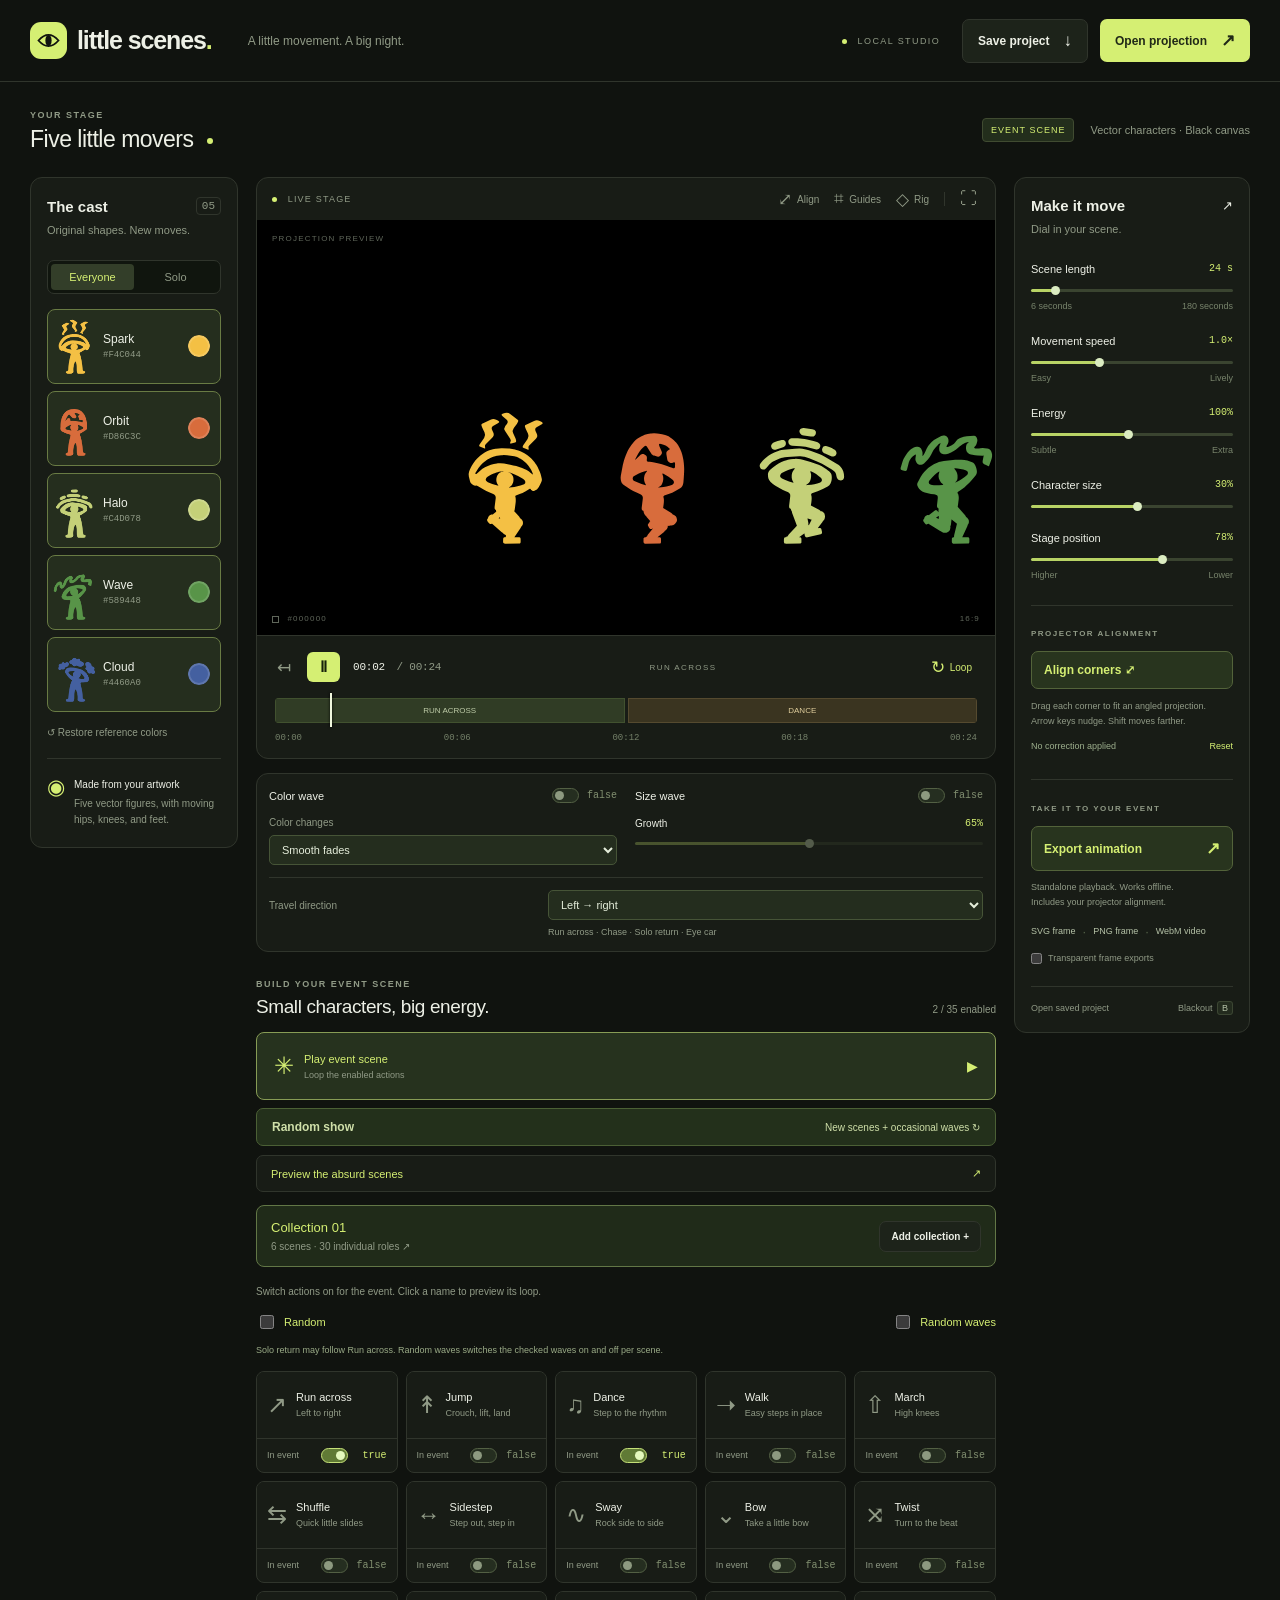
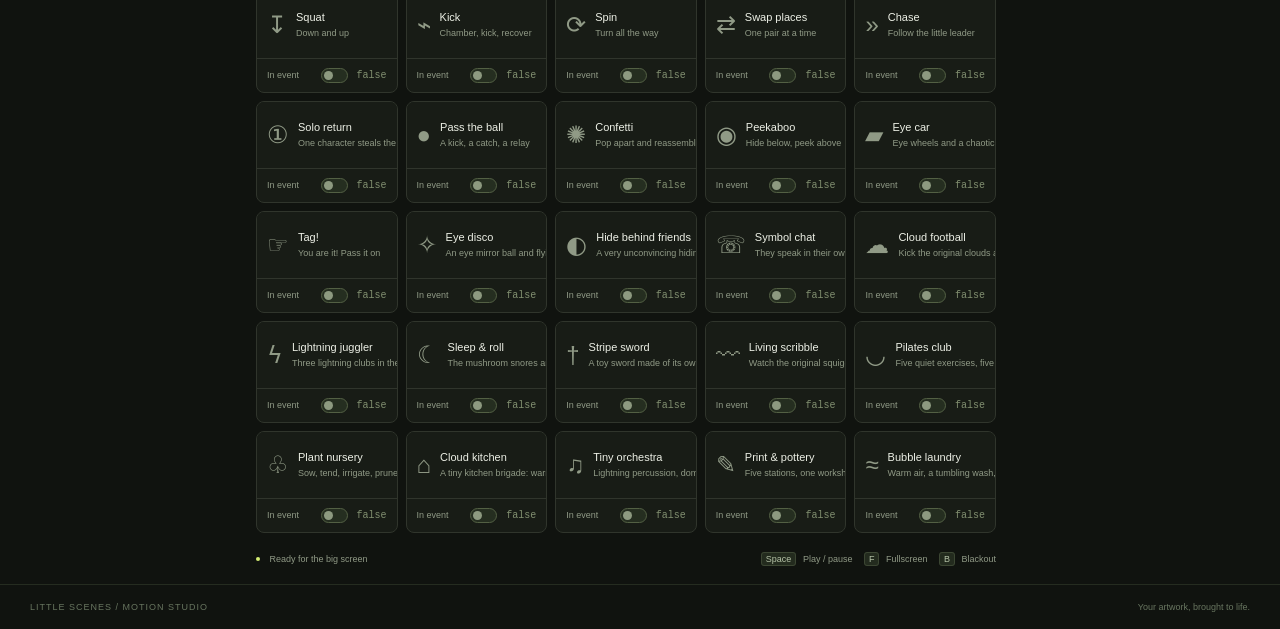
<file: index.html>
<!doctype html>
<html lang="en">
<head>
  <meta charset="UTF-8"><meta name="viewport" content="width=device-width,initial-scale=1">
  <meta name="theme-color" content="#111410"><meta name="description" content="An animation studio for five little characters. Choose nineteen actions and visual gags, traveling size and color waves, and project.">
  <title>Little scenes — Projection studio</title>
  <link rel="icon" href="data:image/svg+xml,%3Csvg xmlns='http://www.w3.org/2000/svg' viewBox='0 0 40 40'%3E%3Crect width='40' height='40' rx='10' fill='%23d5ef73'/%3E%3Cpath d='M5 20Q20 3 35 20Q20 37 5 20M20 13V27' fill='none' stroke='%23111410' stroke-width='4'/%3E%3C/svg%3E">
  <link rel="stylesheet" href="styles.css">
  <script defer src="artwork.js"></script><script defer src="warp.js"></script><script defer src="antics.js"></script><script defer src="collection.js"></script><script defer src="motion.js"></script><script defer src="renderer.js"></script><script defer src="export.js"></script><script defer src="app.js"></script>
</head>
<body>
  <div id="editor">
    <header class="topbar">
      <a class="brand" href="./" aria-label="Little scenes home"><span class="brand-mark"><svg viewBox="0 0 40 40"><path d="M4 20Q20 2 36 20Q20 38 4 20Z"/><ellipse cx="20" cy="20" rx="5" ry="9"/></svg></span><span>little scenes<span class="brand-period">.</span></span></a>
      <div class="header-caption">A little movement. A big night.</div>
      <div class="header-actions"><span class="local-badge"><i></i> LOCAL STUDIO</span><button id="saveProject" class="button quiet">Save project <span>↓</span></button><a id="openProjection" class="button primary" href="?projection=output" target="little-scenes-output" rel="opener">Open projection <span>↗</span></a></div>
    </header>
    <div class="projectbar"><div><span class="eyebrow">YOUR STAGE</span><h1>Five little movers <span class="project-dot"></span></h1></div><div class="project-meta"><span id="presetBadge">EVENT SCENE</span><span>Vector characters · Black canvas</span></div></div>
    <main class="workspace">
      <aside class="cast-panel panel">
        <div class="panel-title"><h2>The cast</h2><span class="count">05</span></div>
        <p class="muted small">Original shapes. New moves.</p>
        <div class="segmented" id="castMode"><button data-cast="all" class="active">Everyone</button><button data-cast="solo">Solo</button></div>
        <div id="characterList" class="character-list"></div>
        <button id="restoreColors" class="text-button">↺ Restore reference colors</button>
        <div class="cast-foot"><span class="mini-eye">◉</span><div><strong>Made from your artwork</strong><p>Five vector figures, with moving<br>hips, knees, and feet.</p></div></div>
      </aside>
      <section class="center-column">
        <div class="stage-panel panel">
          <div class="stage-toolbar"><span><i class="status-dot"></i> LIVE STAGE</span><div><button id="alignmentToggle" class="icon-button" title="Align projection corners (C)" aria-pressed="false">⤢ <span>Align</span></button><button id="guidesToggle" class="icon-button" title="Toggle stage guides" aria-pressed="false">⌗ <span>Guides</span></button><button id="rigToggle" class="icon-button" title="Show the character rig" aria-pressed="false">◇ <span>Rig</span></button><span class="divider"></span><button id="fullscreen" class="icon-button" title="Fullscreen projection (F)">⛶</button></div></div>
          <div class="stage-wrap" id="stageWrap">
            <canvas id="stage" width="1280" height="720" aria-label="Animated characters on a black projection stage"></canvas>
            <div class="stage-corner top-left">PROJECTION PREVIEW</div><div class="stage-corner bottom-left"><span class="black-swatch"></span> #000000</div><div class="stage-corner bottom-right" id="resolutionLabel">16:9</div>
            <div id="blackoutNotice" hidden>BLACKOUT <span>Press B to resume</span></div>
            <div class="warp-overlay" data-warp-overlay hidden>
              <svg class="warp-outline" viewBox="0 0 1000 1000" preserveAspectRatio="none" aria-hidden="true"><polygon id="stageQuad"/></svg>
              <button class="warp-handle" data-warp-corner="0" aria-label="Top-left projection corner"><span>TL</span></button>
              <button class="warp-handle" data-warp-corner="1" aria-label="Top-right projection corner"><span>TR</span></button>
              <button class="warp-handle" data-warp-corner="2" aria-label="Bottom-right projection corner"><span>BR</span></button>
              <button class="warp-handle" data-warp-corner="3" aria-label="Bottom-left projection corner"><span>BL</span></button>
              <div class="warp-controls"><span>DRAG CORNERS</span><button data-warp-reset>Reset</button><button data-warp-done>Done <kbd>C</kbd></button></div>
            </div>
          </div>
          <div class="transport"><div class="transport-buttons"><button id="restart" class="icon-button" title="Restart (R)" aria-label="Restart">↤</button><button id="playPause" class="play-button" title="Play or pause (Space)" aria-label="Pause">Ⅱ</button><span id="timeLabel" class="time-label">00:00 <span>/ 00:24</span></span></div><span class="action-label" id="currentAction">RUNNING IN</span><button id="loopToggle" class="loop-button active" aria-pressed="true" title="Loop scene">↻ <span>Loop</span></button></div>
          <div class="timeline-area"><div id="timelineSegments" class="timeline-segments"></div><input id="timeline" type="range" min="0" max="24" step="0.01" value="0" aria-label="Scene playhead"><div class="timeline-ticks"><span>00:00</span><span id="tick1">00:06</span><span id="tick2">00:12</span><span id="tick3">00:18</span><span id="tick4">00:24</span></div></div>
        </div>
        <section class="effects-panel panel" aria-label="Visual effects"><div class="effect-box"><label class="action-toggle" for="colorWave"><strong>Color wave</strong><input type="checkbox" role="switch" id="colorWave" aria-label="Color wave"><output id="colorWaveValue">false</output></label><label class="effect-select" for="colorBlend">Color changes<select id="colorBlend"><option value="smooth">Smooth fades</option><option value="steps">Solid steps</option></select></label></div><div class="effect-box"><label class="action-toggle" for="sizeWave"><strong>Size wave</strong><input type="checkbox" role="switch" id="sizeWave" aria-label="Size wave"><output id="sizeWaveValue">false</output></label><div class="control effect-amount"><label for="sizeWaveAmount">Growth <output id="sizeWaveAmountValue">65%</output></label><input type="range" id="sizeWaveAmount" min="0.1" max="1.2" step="0.05" value="0.65"></div></div><label class="effect-select travel-direction" for="direction">Travel direction<select id="direction"><option value="ltr">Left → right</option><option value="rtl">Right → left</option><option value="alternate">Alternate each pass</option></select><small>Run across · Chase · Solo return · Eye car</small></label><p id="randomWaveStatus" class="random-wave-status" hidden>Waves this scene</p></section>
        <section class="motion-panel"><div class="section-heading"><div><span class="eyebrow">BUILD YOUR EVENT SCENE</span><h2>Small characters, big energy.</h2></div><span class="small muted" id="enabledActionCount">2 / 35 enabled</span></div><button class="preset active event-preset" data-preset="scene"><span class="preset-symbol">✳</span><span><strong>Play event scene</strong><small>Loop the enabled actions</small></span><span class="event-play">▶</span></button><button id="randomShow" class="button random-show-button" title="Enable all new scenes and occasional waves">Random show <span>New scenes + occasional waves ↻</span></button><a class="absurd-gallery-link" href="Absurd%20Scenes.html" target="_blank" rel="noopener">Preview the absurd scenes <span>↗</span></a><div class="collection-launcher"><a href="Collection%20Library.html" target="_blank" rel="noopener"><strong>Collection 01</strong><span>6 scenes · 30 individual roles ↗</span></a><button id="addCollection" class="button quiet" title="Enable the six collection scenes without clearing your current event">Add collection +</button></div><div class="sequence-options"><p class="action-help">Switch actions on for the event. Click a name to preview its loop.</p><label class="random-option"><input type="checkbox" id="random"> Random</label><label class="random-option"><input type="checkbox" id="randomEffects"> Random waves</label></div><p class="solo-help">Solo return may follow Run across. Random waves switches the checked waves on and off per scene.</p><div class="preset-grid" id="presets"></div></section>
        <div class="stage-footer"><span><i class="status-dot"></i> Ready for the big screen</span><span><kbd>Space</kbd> Play / pause <kbd>F</kbd> Fullscreen <kbd>B</kbd> Blackout</span></div>
      </section>
      <aside class="settings-panel panel">
        <div class="panel-title"><h2>Make it move</h2><span>↗</span></div><p class="muted small">Dial in your scene.</p>
        <div class="control"><label for="duration">Scene length <output id="durationValue">24 s</output></label><input type="range" id="duration" min="6" max="180" step="1" value="24"><div class="range-labels"><span>6 seconds</span><span>180 seconds</span></div></div>
        <div class="control"><label for="tempo">Movement speed <output id="tempoValue">1.0×</output></label><input type="range" id="tempo" min="0.5" max="2" step="0.05" value="1"><div class="range-labels"><span>Easy</span><span>Lively</span></div></div>
        <div class="control"><label for="energy">Energy <output id="energyValue">100%</output></label><input type="range" id="energy" min="0.25" max="1.8" step="0.05" value="1"><div class="range-labels"><span>Subtle</span><span>Extra</span></div></div>
        <div class="control"><label for="size">Character size <output id="sizeValue">30%</output></label><input type="range" id="size" min="0.1" max="0.48" step="0.01" value="0.3"></div>
        <div class="control"><label for="ground">Stage position <output id="groundValue">78%</output></label><input type="range" id="ground" min="0.45" max="0.95" step="0.01" value="0.78"><div class="range-labels"><span>Higher</span><span>Lower</span></div></div>
        <div class="alignment-section"><span class="eyebrow">PROJECTOR ALIGNMENT</span><button id="alignProjection" class="button export-main">Align corners <span>⤢</span></button><p>Drag each corner to fit an angled projection.<br>Arrow keys nudge. Shift moves farther.</p><div class="alignment-status"><span id="alignmentStatus">No correction applied</span><button id="resetAlignment">Reset</button></div></div>
        <div class="export-section"><span class="eyebrow">TAKE IT TO YOUR EVENT</span><button id="exportPlayback" class="button export-main">Export animation <span>↗</span></button><p>Standalone playback. Works offline.<br>Includes your projector alignment.</p><div class="export-links"><button id="exportSvg">SVG frame</button><span>·</span><button id="exportPng">PNG frame</button><span>·</span><button id="videoExport" title="Unwarped source video; export HTML to include alignment">WebM video</button></div><label class="checkbox-label"><input type="checkbox" id="transparentExport"> Transparent frame exports</label></div>
        <div class="project-links"><button id="loadProject">Open saved project</button><input id="projectFile" type="file" accept=".json,application/json" hidden><button id="blackout" title="Blackout (B)">Blackout <kbd>B</kbd></button></div>
      </aside>
    </main>
    <footer class="page-footer"><span>LITTLE SCENES / MOTION STUDIO</span><span>Your artwork, brought to life.</span></footer>
  </div>
  <div id="projection" hidden>
    <canvas id="projectionCanvas" width="1920" height="1080"></canvas>
    <button id="projectionFullscreen">Click to go fullscreen <span>Move this window to your projector · F fullscreen · C align corners · B blackout</span></button>
    <div class="warp-overlay" data-warp-overlay hidden>
      <svg class="warp-outline" viewBox="0 0 1000 1000" preserveAspectRatio="none" aria-hidden="true"><polygon id="projectionQuad"/></svg>
      <button class="warp-handle" data-warp-corner="0" aria-label="Top-left projection corner"><span>TL</span></button>
      <button class="warp-handle" data-warp-corner="1" aria-label="Top-right projection corner"><span>TR</span></button>
      <button class="warp-handle" data-warp-corner="2" aria-label="Bottom-right projection corner"><span>BR</span></button>
      <button class="warp-handle" data-warp-corner="3" aria-label="Bottom-left projection corner"><span>BL</span></button>
      <div class="warp-controls"><span>ALIGN PROJECTION · DRAG CORNERS</span><button data-warp-reset>Reset</button><button data-warp-done>Done <kbd>C</kbd></button></div>
    </div>
  </div>
  <div id="toast" role="status" aria-live="polite"></div>
  <dialog id="recordDialog"><div class="record-dot"></div><h2>Recording your scene</h2><p id="recordProgress">Preparing 1920 × 1080 video…</p><progress id="recordBar" value="0" max="1"></progress><button id="cancelRecording" class="button quiet">Cancel recording</button><p class="muted small">Keep this tab open while it records.</p></dialog>
</body>
</html>
</file>
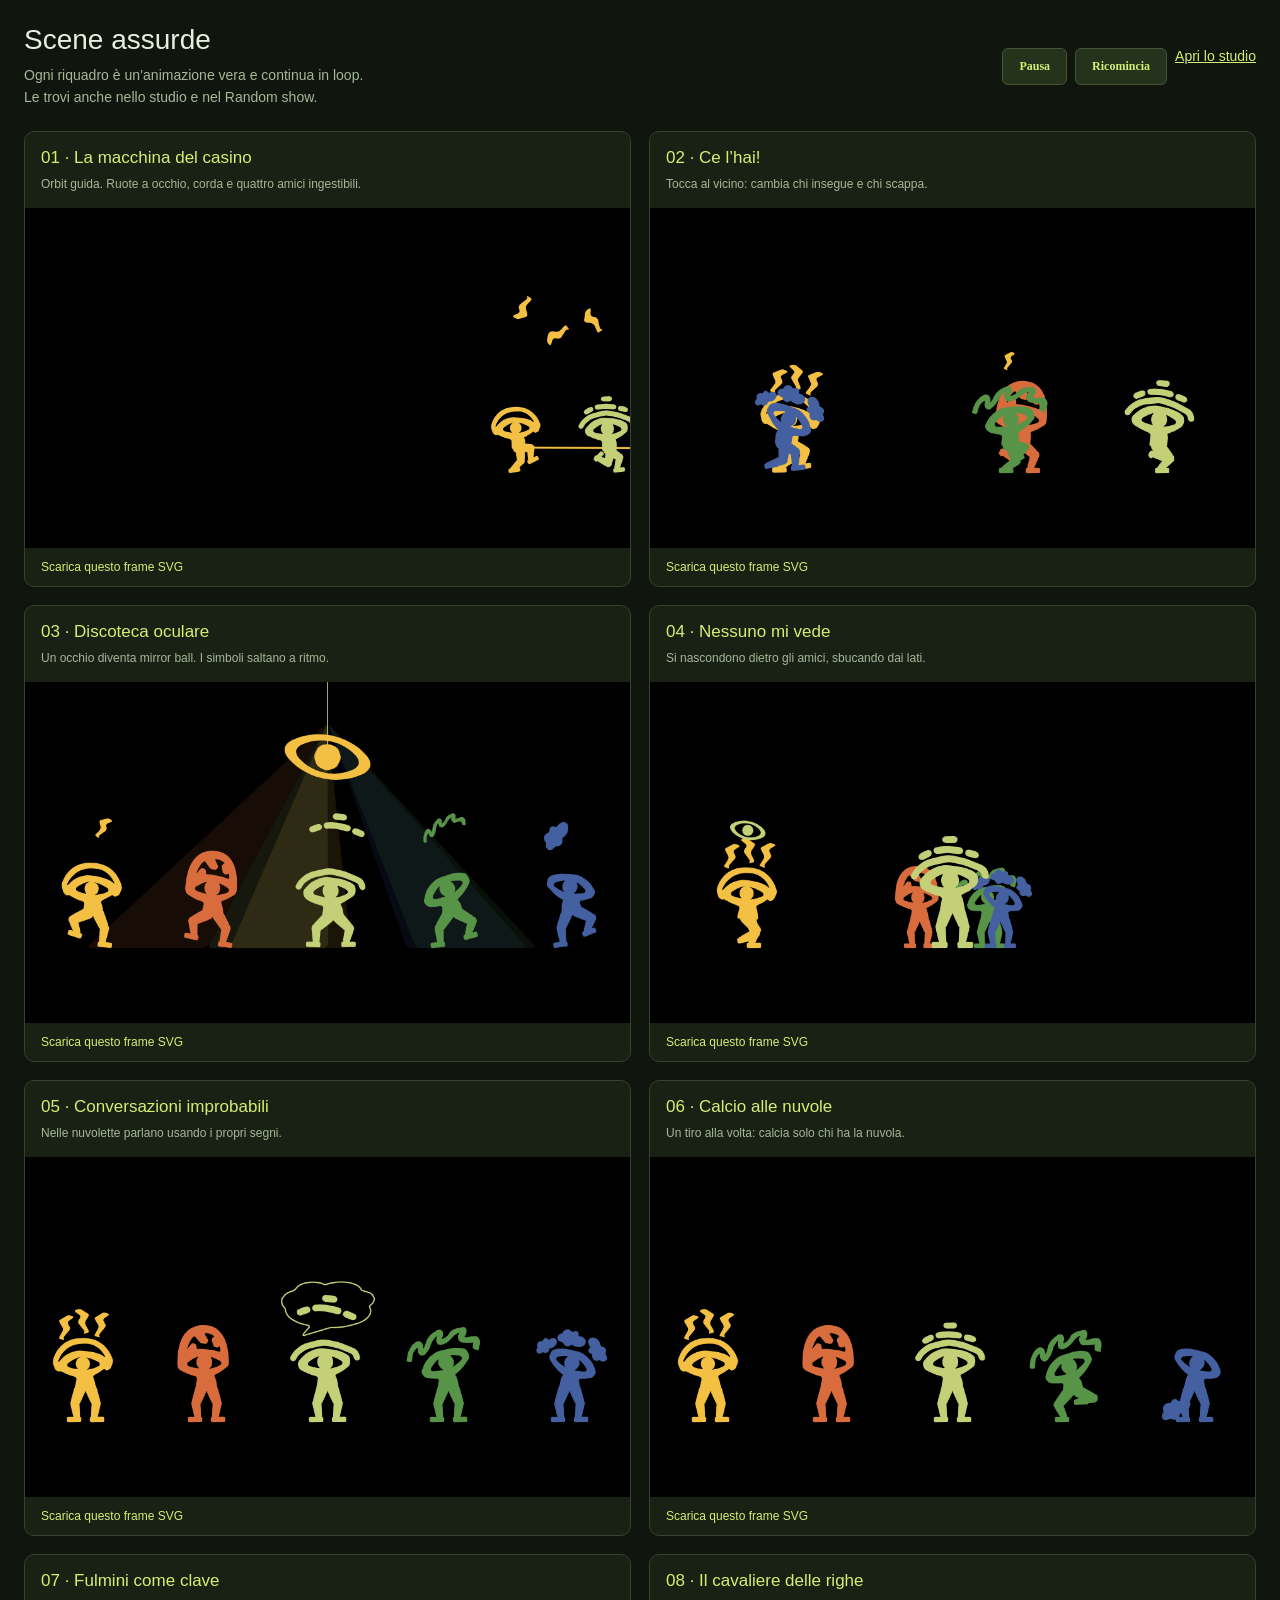
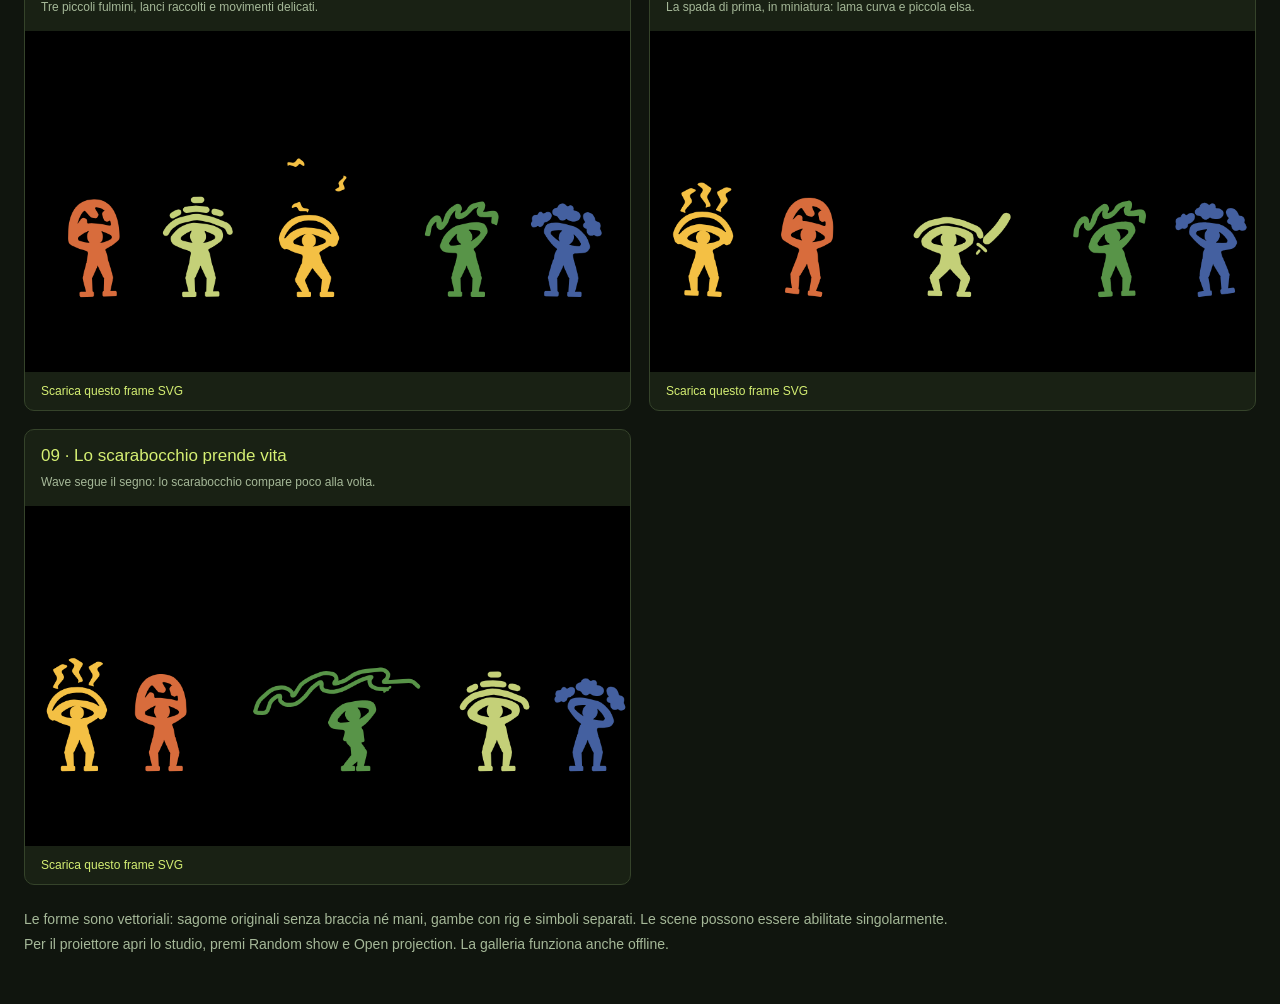
<file: Absurd Scenes.html>
<!doctype html><html lang="it"><head><meta charset="utf-8"><meta name="viewport" content="width=device-width,initial-scale=1"><title>Scene assurde · Little Scenes</title><style>
*{box-sizing:border-box}body{margin:0;padding:24px;background:#10150e;color:#e6efdd;font:14px 'Segoe UI',Arial}header{max-width:1440px;margin:0 auto 22px;display:flex;gap:20px;align-items:center;flex-wrap:wrap}h1{margin:0 0 8px;font-size:28px;font-weight:500}header p{margin:0;color:#a5b898;line-height:1.6}.controls{margin-left:auto;display:flex;gap:8px}button,a{color:#d5ef73}button{border:1px solid #455534;background:#25321c;border-radius:6px;padding:10px 16px;cursor:pointer;font:600 12px 'Segoe UI'}main{display:grid;grid-template-columns:repeat(2,minmax(0,1fr));gap:18px;max-width:1440px;margin:auto}article{border:1px solid #35432a;border-radius:10px;overflow:hidden;background:#192114}h2{margin:16px 16px 7px;color:#d5ef73;font-size:17px;font-weight:500}article p{margin:0 16px 14px;color:#a5b898;font-size:12px;line-height:1.6}canvas{width:100%;aspect-ratio:16/9;display:block;background:#000}footer{max-width:1440px;margin:22px auto;color:#a5b898;line-height:1.8}article a{display:inline-block;margin:12px 16px;font-size:12px}@media(max-width:800px){body{padding:14px}main{grid-template-columns:1fr}.controls{margin-left:0}}
</style></head><body><header><div><h1>Scene assurde</h1><p>Ogni riquadro è un’animazione vera e continua in loop.<br>Le trovi anche nello studio e nel Random show.</p></div><div class="controls"><button id="toggle">Pausa</button><button id="restart">Ricomincia</button><a href="Little%20Scenes%20Studio.html">Apri lo studio</a></div></header><main><article><h2>01 · La macchina del casino</h2><p>Orbit guida. Ruote a occhio, corda e quattro amici ingestibili.</p><canvas id="scene0" width="960" height="540" aria-label="01 · La macchina del casino"></canvas><a download="absurd-car.svg" id="svg0">Scarica questo frame SVG</a></article><article><h2>02 · Ce l’hai!</h2><p>Tocca al vicino: cambia chi insegue e chi scappa.</p><canvas id="scene1" width="960" height="540" aria-label="02 · Ce l’hai!"></canvas><a download="absurd-tag.svg" id="svg1">Scarica questo frame SVG</a></article><article><h2>03 · Discoteca oculare</h2><p>Un occhio diventa mirror ball. I simboli saltano a ritmo.</p><canvas id="scene2" width="960" height="540" aria-label="03 · Discoteca oculare"></canvas><a download="absurd-disco.svg" id="svg2">Scarica questo frame SVG</a></article><article><h2>04 · Nessuno mi vede</h2><p>Si nascondono dietro gli amici, sbucando dai lati.</p><canvas id="scene3" width="960" height="540" aria-label="04 · Nessuno mi vede"></canvas><a download="absurd-hide.svg" id="svg3">Scarica questo frame SVG</a></article><article><h2>05 · Conversazioni improbabili</h2><p>Nelle nuvolette parlano usando i propri segni.</p><canvas id="scene4" width="960" height="540" aria-label="05 · Conversazioni improbabili"></canvas><a download="absurd-chat.svg" id="svg4">Scarica questo frame SVG</a></article><article><h2>06 · Calcio alle nuvole</h2><p>Un tiro alla volta: calcia solo chi ha la nuvola.</p><canvas id="scene5" width="960" height="540" aria-label="06 · Calcio alle nuvole"></canvas><a download="absurd-cloudball.svg" id="svg5">Scarica questo frame SVG</a></article><article><h2>07 · Fulmini come clave</h2><p>Tre piccoli fulmini, lanci raccolti e movimenti delicati.</p><canvas id="scene6" width="960" height="540" aria-label="07 · Fulmini come clave"></canvas><a download="absurd-juggle.svg" id="svg6">Scarica questo frame SVG</a></article><article><h2>08 · Il cavaliere delle righe</h2><p>La spada di prima, in miniatura: lama curva e piccola elsa.</p><canvas id="scene7" width="960" height="540" aria-label="08 · Il cavaliere delle righe"></canvas><a download="absurd-sword.svg" id="svg7">Scarica questo frame SVG</a></article><article><h2>09 · Lo scarabocchio prende vita</h2><p>Wave segue il segno: lo scarabocchio compare poco alla volta.</p><canvas id="scene8" width="960" height="540" aria-label="09 · Lo scarabocchio prende vita"></canvas><a download="absurd-draw.svg" id="svg8">Scarica questo frame SVG</a></article></main><footer>Le forme sono vettoriali: sagome originali senza braccia né mani, gambe con rig e simboli separati. Le scene possono essere abilitate singolarmente.<br>Per il proiettore apri lo studio, premi Random show e Open projection. La galleria funziona anche offline.</footer><script>// Extracted from the user-supplied Forme_TPR PDF. Original contour winding is preserved.
globalThis.CharacterArtwork = [{"name":"Spark","polygons":[[[0.23773,-0.39278],[0.22835,-0.38651],[0.2174,-0.38022],[0.20507,-0.37398],[0.19153,-0.36783],[0.17697,-0.36183],[0.16154,-0.35603],[0.14544,-0.35049],[0.12883,-0.34527],[0.1119,-0.34041],[0.09482,-0.33598],[0.07777,-0.33202],[0.06091,-0.32859],[0.04444,-0.32575],[0.02852,-0.32354],[0.01333,-0.32203],[0.02578,-0.3277],[0.03708,-0.33468],[0.04716,-0.34297],[0.05596,-0.35259],[0.06342,-0.36353],[0.06948,-0.3758],[0.07408,-0.38941],[0.07716,-0.40436],[0.07866,-0.42067],[0.07851,-0.43834],[0.07666,-0.45737],[0.07374,-0.47141],[0.0691,-0.48445],[0.0629,-0.49646],[0.05527,-0.5074],[0.04636,-0.51725],[0.03633,-0.526],[0.02531,-0.5336],[0.01346,-0.54004],[0.00093,-0.54529],[-0.01215,-0.54932],[-0.02562,-0.55211],[-0.01102,-0.55022],[0.00394,-0.54773],[0.01917,-0.54469],[0.03458,-0.54114],[0.05009,-0.53712],[0.06563,-0.5327],[0.08111,-0.5279],[0.09644,-0.52277],[0.11156,-0.51737],[0.12638,-0.51173],[0.1274,-0.51132],[0.12842,-0.51092],[0.12943,-0.51053],[0.13042,-0.51015],[0.13181,-0.50958],[0.13321,-0.50903],[0.1346,-0.50847],[0.13599,-0.50791],[0.13698,-0.5075],[0.13796,-0.50709],[0.13894,-0.5067],[0.13993,-0.50632],[0.14132,-0.50575],[0.14271,-0.50517],[0.14411,-0.50458],[0.1455,-0.50397],[0.14644,-0.50357],[0.14736,-0.50318],[0.14828,-0.50279],[0.14922,-0.50239],[0.15065,-0.50177],[0.15208,-0.50115],[0.15352,-0.50052],[0.15495,-0.49988],[0.15578,-0.49951],[0.15662,-0.49914],[0.15746,-0.49877],[0.15829,-0.4984],[0.15996,-0.49765],[0.16161,-0.4969],[0.16326,-0.49614],[0.1649,-0.49539],[0.16543,-0.49515],[0.16596,-0.4949],[0.1665,-0.49466],[0.16703,-0.49441],[0.16919,-0.49342],[0.17133,-0.49241],[0.17345,-0.49139],[0.17555,-0.49037],[0.17603,-0.49013],[0.17651,-0.4899],[0.17698,-0.48968],[0.17746,-0.48944],[0.17906,-0.48866],[0.18065,-0.48789],[0.18221,-0.48713],[0.18375,-0.48638],[0.18448,-0.48601],[0.18522,-0.48564],[0.18596,-0.48527],[0.1867,-0.4849],[0.18796,-0.48428],[0.1892,-0.48365],[0.19044,-0.48301],[0.19167,-0.48239],[0.19245,-0.48198],[0.19323,-0.48157],[0.19401,-0.48116],[0.19478,-0.48075],[0.19592,-0.48015],[0.19704,-0.47955],[0.19816,-0.47895],[0.19926,-0.47835],[0.20004,-0.47794],[0.20082,-0.47752],[0.20158,-0.4771],[0.20232,-0.47665],[0.20338,-0.47608],[0.20442,-0.47551],[0.20545,-0.47493],[0.20648,-0.47436],[0.20721,-0.47395],[0.20795,-0.47353],[0.20869,-0.47311],[0.20943,-0.47267],[0.21041,-0.47209],[0.21139,-0.47152],[0.21238,-0.47095],[0.21336,-0.47037],[0.21406,-0.46996],[0.21475,-0.46955],[0.21545,-0.46914],[0.21615,-0.46873],[0.21709,-0.46816],[0.21803,-0.46758],[0.21895,-0.46701],[0.21986,-0.46644],[0.22051,-0.46604],[0.22115,-0.46565],[0.22178,-0.46525],[0.22243,-0.46485],[0.22333,-0.46428],[0.22423,-0.46371],[0.22511,-0.46313],[0.22598,-0.46256],[0.22656,-0.46219],[0.22712,-0.46182],[0.22768,-0.46145],[0.22822,-0.46108],[0.22915,-0.46047],[0.23004,-0.45985],[0.23091,-0.45924],[0.23177,-0.45862],[0.23222,-0.45833],[0.23267,-0.45802],[0.2331,-0.45772],[0.23352,-0.45742],[0.23478,-0.45652],[0.23602,-0.45562],[0.23722,-0.45472],[0.23839,-0.45382],[0.24658,-0.44504],[0.25144,-0.43451],[0.25297,-0.42312],[0.2512,-0.41177],[0.24611,-0.40136],[0.23773,-0.39279],[0.23773,-0.39278]],[[-0.31324,-0.43781],[-0.30446,-0.44506],[-0.29478,-0.45267],[-0.28425,-0.46055],[-0.27295,-0.46863],[-0.26095,-0.47681],[-0.24831,-0.485],[-0.23509,-0.49313],[-0.22138,-0.5011],[-0.20723,-0.50883],[-0.19271,-0.51623],[-0.17789,-0.52322],[-0.16284,-0.52971],[-0.14762,-0.53562],[-0.13231,-0.54085],[-0.11697,-0.54532],[-0.10166,-0.54895],[-0.08647,-0.55165],[-0.07144,-0.55333],[-0.05666,-0.55391],[-0.05559,-0.5539],[-0.05453,-0.55388],[-0.05346,-0.55387],[-0.0524,-0.55386],[-0.06761,-0.55267],[-0.08257,-0.54986],[-0.09708,-0.54537],[-0.11096,-0.53919],[-0.12399,-0.53127],[-0.13599,-0.52157],[-0.14498,-0.51202],[-0.15266,-0.5014],[-0.15904,-0.48989],[-0.16411,-0.47763],[-0.16789,-0.4648],[-0.17038,-0.45156],[-0.17159,-0.43807],[-0.1715,-0.4245],[-0.17014,-0.41099],[-0.16749,-0.39773],[-0.16358,-0.38487],[-0.15839,-0.37258],[-0.15194,-0.36101],[-0.14422,-0.35033],[-0.13524,-0.34071],[-0.12501,-0.3323],[-0.14139,-0.33476],[-0.15788,-0.33742],[-0.17437,-0.34029],[-0.19074,-0.34335],[-0.20688,-0.34659],[-0.22266,-0.35],[-0.23798,-0.35358],[-0.25272,-0.35731],[-0.26676,-0.36119],[-0.27998,-0.3652],[-0.29227,-0.36935],[-0.30351,-0.37361],[-0.31462,-0.38071],[-0.32218,-0.39083],[-0.32602,-0.4028],[-0.32593,-0.41541],[-0.32173,-0.42747],[-0.31324,-0.43781]],[[-0.4695,-0.46682],[-0.47661,-0.47171],[-0.48371,-0.4766],[-0.48218,-0.48168],[-0.48163,-0.48342],[-0.48004,-0.48806],[-0.47735,-0.49535],[-0.47349,-0.505],[-0.46838,-0.51676],[-0.46196,-0.53036],[-0.45416,-0.54551],[-0.4449,-0.56197],[-0.43413,-0.57945],[-0.42178,-0.59769],[-0.40777,-0.61642],[-0.39203,-0.63538],[-0.38165,-0.64685],[-0.37099,-0.65788],[-0.36007,-0.66846],[-0.34888,-0.6786],[-0.33742,-0.6883],[-0.3257,-0.69755],[-0.3137,-0.70635],[-0.30145,-0.71471],[-0.28893,-0.72262],[-0.27615,-0.73008],[-0.26311,-0.73709],[-0.24981,-0.74365],[-0.23625,-0.74977],[-0.22243,-0.75543],[-0.20836,-0.76065],[-0.19403,-0.76541],[-0.17945,-0.76972],[-0.16461,-0.77359],[-0.14953,-0.77699],[-0.13419,-0.77995],[-0.11861,-0.78245],[-0.10278,-0.7845],[-0.0867,-0.78609],[-0.07037,-0.78723],[-0.0538,-0.78792],[-0.03699,-0.78814],[-0.03644,-0.78814],[-0.02054,-0.7888],[-0.00485,-0.78891],[0.01061,-0.78849],[0.02585,-0.78753],[0.04087,-0.78603],[0.05566,-0.78399],[0.07022,-0.78141],[0.08456,-0.7783],[0.09866,-0.77465],[0.11254,-0.77047],[0.12618,-0.76575],[0.13959,-0.7605],[0.15277,-0.75471],[0.16572,-0.74839],[0.17842,-0.74154],[0.1909,-0.73416],[0.20313,-0.72624],[0.21513,-0.71779],[0.22688,-0.70882],[0.2384,-0.69931],[0.24967,-0.68927],[0.2607,-0.67871],[0.27148,-0.66762],[0.28202,-0.65599],[0.29231,-0.64385],[0.30284,-0.63052],[0.31261,-0.61721],[0.32164,-0.60403],[0.32996,-0.59107],[0.33757,-0.57841],[0.3445,-0.56615],[0.35077,-0.55439],[0.35639,-0.54321],[0.36138,-0.53271],[0.36022,-0.53432],[0.35904,-0.53585],[0.35784,-0.53728],[0.35662,-0.53861],[0.35408,-0.54117],[0.35148,-0.54367],[0.34882,-0.54615],[0.34613,-0.54861],[0.34521,-0.54942],[0.34427,-0.5502],[0.34333,-0.55098],[0.34242,-0.55178],[0.34057,-0.55337],[0.33871,-0.55494],[0.33684,-0.55648],[0.33493,-0.55801],[0.33377,-0.5589],[0.33257,-0.55979],[0.33137,-0.56067],[0.33018,-0.56156],[0.32841,-0.56288],[0.32665,-0.56421],[0.32487,-0.56552],[0.32308,-0.56681],[0.32175,-0.56771],[0.32042,-0.56861],[0.31907,-0.56951],[0.31772,-0.57041],[0.31596,-0.5716],[0.31418,-0.57278],[0.31239,-0.57396],[0.31056,-0.57511],[0.30913,-0.576],[0.30769,-0.57685],[0.30626,-0.5777],[0.30483,-0.57855],[0.30301,-0.57965],[0.30119,-0.58073],[0.29935,-0.5818],[0.2975,-0.58287],[0.29599,-0.58371],[0.29447,-0.58453],[0.29296,-0.58534],[0.29144,-0.58615],[0.28956,-0.58714],[0.28769,-0.58814],[0.28581,-0.58915],[0.2839,-0.59014],[0.2823,-0.59094],[0.2807,-0.59171],[0.27911,-0.59248],[0.27751,-0.59325],[0.27559,-0.59418],[0.27368,-0.5951],[0.27175,-0.59601],[0.2698,-0.59691],[0.26816,-0.59765],[0.2665,-0.59839],[0.26484,-0.59913],[0.26319,-0.59986],[0.26122,-0.60072],[0.25926,-0.60158],[0.25729,-0.60242],[0.25532,-0.60325],[0.25363,-0.60395],[0.25193,-0.60464],[0.25021,-0.60532],[0.24849,-0.60598],[0.24649,-0.60677],[0.24447,-0.60756],[0.24245,-0.60834],[0.24041,-0.6091],[0.23868,-0.60974],[0.23694,-0.61038],[0.2352,-0.61102],[0.23347,-0.61166],[0.23141,-0.6124],[0.22934,-0.61313],[0.22728,-0.61385],[0.22522,-0.61456],[0.22346,-0.61517],[0.22169,-0.61576],[0.21993,-0.61633],[0.21817,-0.61691],[0.21607,-0.6176],[0.21396,-0.61827],[0.21185,-0.61893],[0.20976,-0.61959],[0.20796,-0.62015],[0.20618,-0.6207],[0.20439,-0.62124],[0.2026,-0.62177],[0.20046,-0.62242],[0.19831,-0.62304],[0.19616,-0.62365],[0.19402,-0.62423],[0.19223,-0.62473],[0.19044,-0.62524],[0.18866,-0.62575],[0.18686,-0.62625],[0.18466,-0.62686],[0.18246,-0.62744],[0.18027,-0.628],[0.17807,-0.62855],[0.1763,-0.629],[0.17453,-0.62945],[0.17276,-0.6299],[0.17096,-0.63035],[0.16871,-0.63092],[0.16646,-0.63146],[0.1642,-0.632],[0.16195,-0.63254],[0.16019,-0.63295],[0.15845,-0.63336],[0.15671,-0.63377],[0.15495,-0.63417],[0.15265,-0.6347],[0.15034,-0.63521],[0.14802,-0.6357],[0.14572,-0.6362],[0.14403,-0.63657],[0.14233,-0.63693],[0.14063,-0.6373],[0.13895,-0.63767],[0.13654,-0.63816],[0.13414,-0.63865],[0.13174,-0.63912],[0.12933,-0.63958],[0.12798,-0.63986],[0.12662,-0.64013],[0.12527,-0.6404],[0.12392,-0.64068],[0.10585,-0.64395],[0.08792,-0.64689],[0.07022,-0.64953],[0.0528,-0.65191],[0.03576,-0.65404],[0.01915,-0.65596],[0.00305,-0.6577],[-0.01246,-0.65927],[-0.0273,-0.66072],[-0.04142,-0.66208],[-0.05473,-0.66335],[-0.06715,-0.66459],[-0.07862,-0.66581],[-0.09456,-0.66702],[-0.11085,-0.66714],[-0.12742,-0.66626],[-0.14419,-0.66444],[-0.16109,-0.66174],[-0.17804,-0.65824],[-0.19496,-0.654],[-0.21179,-0.6491],[-0.22843,-0.6436],[-0.24483,-0.63756],[-0.26089,-0.63107],[-0.27655,-0.62419],[-0.29173,-0.61698],[-0.30636,-0.60951],[-0.32035,-0.60186],[-0.33364,-0.59409],[-0.34615,-0.58627],[-0.35779,-0.57847],[-0.36851,-0.57076],[-0.37821,-0.56321],[-0.38682,-0.55588],[-0.39428,-0.54884],[-0.40049,-0.54216],[-0.40793,-0.53388],[-0.41693,-0.52432],[-0.42702,-0.51375],[-0.43777,-0.50246],[-0.44871,-0.49069],[-0.45941,-0.47872],[-0.46939,-0.46682],[-0.4695,-0.46682]],[[0.37755,-0.48753],[0.37687,-0.49114],[0.37614,-0.49469],[0.37535,-0.49817],[0.37449,-0.50157],[0.37598,-0.49762],[0.37724,-0.49413],[0.37829,-0.49113],[0.37913,-0.48862],[0.37755,-0.48753]],[[0.48535,-0.49354],[0.48491,-0.49529],[0.4844,-0.4974],[0.4832,-0.50192],[0.48127,-0.50867],[0.47854,-0.51748],[0.47496,-0.52817],[0.47048,-0.54057],[0.46502,-0.5545],[0.45854,-0.56979],[0.45097,-0.58625],[0.44226,-0.60373],[0.43235,-0.62203],[0.42119,-0.641],[0.40871,-0.66044],[0.39485,-0.68019],[0.37957,-0.70007],[0.37266,-0.70846],[0.3654,-0.71691],[0.35778,-0.7254],[0.34979,-0.7339],[0.34142,-0.7424],[0.33268,-0.75086],[0.32355,-0.75927],[0.31404,-0.7676],[0.30413,-0.77584],[0.29382,-0.78395],[0.2831,-0.79192],[0.27197,-0.79973],[0.26043,-0.80734],[0.24846,-0.81475],[0.23606,-0.82192],[0.22323,-0.82883],[0.20996,-0.83546],[0.19625,-0.8418],[0.18208,-0.84781],[0.16746,-0.85347],[0.15238,-0.85876],[0.13683,-0.86367],[0.1208,-0.86815],[0.1043,-0.87221],[0.08732,-0.8758],[0.06984,-0.87891],[0.05187,-0.88151],[0.0334,-0.88359],[0.01442,-0.88512],[-0.00506,-0.88608],[-0.02507,-0.88644],[-0.0456,-0.88619],[-0.06666,-0.88529],[-0.08732,-0.88498],[-0.10741,-0.88408],[-0.12695,-0.88261],[-0.14594,-0.8806],[-0.16439,-0.87806],[-0.18231,-0.87502],[-0.1997,-0.8715],[-0.21657,-0.86752],[-0.23292,-0.8631],[-0.24877,-0.85826],[-0.26412,-0.85303],[-0.27898,-0.84742],[-0.29336,-0.84146],[-0.30725,-0.83517],[-0.32068,-0.82857],[-0.33364,-0.82168],[-0.34615,-0.81452],[-0.3582,-0.80712],[-0.36982,-0.7995],[-0.381,-0.79167],[-0.39175,-0.78366],[-0.40208,-0.7755],[-0.41199,-0.76719],[-0.4215,-0.75877],[-0.43061,-0.75025],[-0.43933,-0.74166],[-0.44766,-0.73302],[-0.45561,-0.72435],[-0.46319,-0.71567],[-0.47041,-0.70699],[-0.47727,-0.69836],[-0.48377,-0.68978],[-0.48994,-0.68127],[-0.50349,-0.66119],[-0.51565,-0.64132],[-0.52649,-0.62181],[-0.53608,-0.60285],[-0.54448,-0.58458],[-0.55177,-0.56719],[-0.55801,-0.55084],[-0.56328,-0.53568],[-0.56763,-0.5219],[-0.57115,-0.50965],[-0.5739,-0.49911],[-0.57594,-0.49043],[-0.57736,-0.48378],[-0.57821,-0.47933],[-0.57856,-0.47725],[-0.57982,-0.46961],[-0.581,-0.46463],[-0.58142,-0.45953],[-0.58103,-0.45438],[-0.57982,-0.44928],[-0.57522,-0.43509],[-0.57067,-0.42085],[-0.56609,-0.4066],[-0.56139,-0.39239],[-0.55647,-0.37828],[-0.55124,-0.36432],[-0.54561,-0.35055],[-0.53904,-0.33639],[-0.53257,-0.32657],[-0.52399,-0.31861],[-0.51108,-0.31001],[-0.50336,-0.3056],[-0.4916,-0.2993],[-0.48001,-0.29353],[-0.47278,-0.29072],[-0.46694,-0.29146],[-0.45894,-0.2942],[-0.45039,-0.29804],[-0.44289,-0.30203],[-0.43131,-0.29582],[-0.4194,-0.28957],[-0.40716,-0.28329],[-0.39459,-0.27701],[-0.38172,-0.27073],[-0.36853,-0.26449],[-0.35503,-0.25831],[-0.34124,-0.25219],[-0.32715,-0.24616],[-0.31277,-0.24024],[-0.2981,-0.23445],[-0.28315,-0.22881],[-0.26793,-0.22333],[-0.25244,-0.21804],[-0.23668,-0.21296],[-0.22066,-0.2081],[-0.20438,-0.20348],[-0.18786,-0.19912],[-0.17109,-0.19505],[-0.15408,-0.19128],[-0.15602,-0.18454],[-0.15814,-0.17709],[-0.16042,-0.16896],[-0.16284,-0.16016],[-0.1654,-0.15072],[-0.16809,-0.14065],[-0.17089,-0.12997],[-0.17379,-0.1187],[-0.17678,-0.10686],[-0.17985,-0.09448],[-0.18298,-0.08156],[-0.18616,-0.06813],[-0.18939,-0.0542],[-0.19264,-0.03981],[-0.19592,-0.02496],[-0.19919,-0.00967],[-0.20246,0.00603],[-0.20572,0.02213],[-0.20894,0.0386],[-0.21212,0.05544],[-0.21524,0.07261],[-0.2183,0.0901],[-0.22128,0.10789],[-0.22417,0.12596],[-0.22696,0.1443],[-0.22963,0.16288],[-0.23218,0.18168],[-0.23458,0.20068],[-0.23684,0.21987],[-0.23894,0.23923],[-0.24086,0.25873],[-0.2426,0.27836],[-0.24414,0.2981],[-0.24547,0.31792],[-0.24657,0.33782],[-0.24745,0.35777],[-0.24808,0.37774],[-0.24845,0.39773],[-0.24855,0.41772],[-0.26841,0.42272],[-0.28454,0.4262],[-0.29732,0.42882],[-0.30711,0.43126],[-0.3143,0.43418],[-0.31924,0.43826],[-0.32233,0.44417],[-0.32392,0.45259],[-0.32439,0.46418],[-0.32411,0.47962],[-0.32137,0.49187],[-0.31446,0.50174],[-0.30415,0.50946],[-0.29121,0.51529],[-0.27638,0.51946],[-0.26044,0.52223],[-0.24415,0.52383],[-0.22827,0.52451],[-0.21357,0.52452],[-0.20081,0.52411],[-0.19074,0.5235],[-0.18415,0.52296],[-0.18178,0.52273],[-0.17968,0.52263],[-0.17386,0.5222],[-0.16504,0.52128],[-0.15394,0.51967],[-0.14128,0.51721],[-0.12777,0.51371],[-0.11414,0.50899],[-0.1011,0.50288],[-0.08938,0.4952],[-0.07969,0.48576],[-0.07275,0.47439],[-0.06927,0.46091],[-0.06999,0.44514],[-0.07174,0.43379],[-0.0731,0.4214],[-0.07408,0.40808],[-0.07467,0.39393],[-0.07489,0.37903],[-0.07472,0.36349],[-0.07416,0.3474],[-0.07323,0.33086],[-0.07192,0.31397],[-0.07023,0.29683],[-0.06816,0.27952],[-0.06572,0.26216],[-0.0629,0.24483],[-0.0597,0.22763],[-0.05613,0.21066],[-0.05219,0.19402],[-0.04787,0.1778],[-0.04318,0.16211],[-0.03812,0.14703],[-0.03269,0.13267],[-0.02689,0.11912],[-0.02072,0.10647],[-0.01418,0.09484],[-0.00727,0.0843],[0.0,0.07497],[0.00796,0.09403],[0.01493,0.11292],[0.02097,0.13161],[0.02615,0.15006],[0.03052,0.16825],[0.03415,0.18613],[0.0371,0.20367],[0.03943,0.22083],[0.0412,0.23759],[0.04248,0.2539],[0.04331,0.26973],[0.04378,0.28504],[0.04393,0.29981],[0.04383,0.31399],[0.04354,0.32755],[0.04311,0.34046],[0.04263,0.35268],[0.04213,0.36417],[0.04169,0.37491],[0.04136,0.38484],[0.04122,0.39395],[0.04131,0.4022],[0.04173,0.41778],[0.04228,0.43317],[0.04323,0.44809],[0.04487,0.4623],[0.04747,0.47553],[0.05133,0.48753],[0.05672,0.49805],[0.06393,0.50682],[0.07323,0.51359],[0.08492,0.51811],[0.09928,0.52011],[0.11209,0.5206],[0.1271,0.52111],[0.14385,0.52158],[0.16189,0.52196],[0.18078,0.52219],[0.20007,0.52222],[0.21932,0.522],[0.23807,0.52147],[0.25588,0.52058],[0.27229,0.51928],[0.28687,0.5175],[0.29917,0.51521],[0.30874,0.51233],[0.31512,0.50883],[0.31788,0.50464],[0.32025,0.49363],[0.32323,0.48089],[0.32579,0.46758],[0.32689,0.45485],[0.32549,0.44387],[0.32054,0.43579],[0.311,0.43176],[0.28939,0.42809],[0.26956,0.42364],[0.25505,0.41989],[0.24942,0.41832],[0.24935,0.4174],[0.24914,0.41472],[0.24879,0.41034],[0.24829,0.40435],[0.24766,0.39684],[0.24688,0.38787],[0.24596,0.37754],[0.24491,0.36592],[0.24371,0.35309],[0.24237,0.33914],[0.24089,0.32414],[0.23928,0.30818],[0.23752,0.29134],[0.23562,0.2737],[0.23358,0.25533],[0.2314,0.23633],[0.22909,0.21677],[0.22663,0.19673],[0.22404,0.17629],[0.2213,0.15554],[0.21843,0.13455],[0.21542,0.1134],[0.21227,0.09219],[0.20898,0.07098],[0.20555,0.04986],[0.20198,0.02891],[0.19828,0.0082],[0.19444,-0.01217],[0.19046,-0.03213],[0.18634,-0.05159],[0.18208,-0.07048],[0.17769,-0.08872],[0.17316,-0.10622],[0.16849,-0.12291],[0.16368,-0.13869],[0.15874,-0.1535],[0.15366,-0.16725],[0.14845,-0.17986],[0.14309,-0.19125],[0.1376,-0.20134],[0.13198,-0.21005],[0.12621,-0.21729],[0.14133,-0.22408],[0.15627,-0.23122],[0.17102,-0.23866],[0.18554,-0.24636],[0.19982,-0.25429],[0.21384,-0.26239],[0.22756,-0.27064],[0.24096,-0.27899],[0.25402,-0.28741],[0.26673,-0.29584],[0.27904,-0.30425],[0.29094,-0.3126],[0.3024,-0.32085],[0.31341,-0.32896],[0.32393,-0.33689],[0.33395,-0.34459],[0.33532,-0.33931],[0.33753,-0.33434],[0.34058,-0.3298],[0.34444,-0.3258],[0.34472,-0.32555],[0.345,-0.32532],[0.34525,-0.32511],[0.34548,-0.32492],[0.35233,-0.32064],[0.36224,-0.31575],[0.37232,-0.3119],[0.37973,-0.31072],[0.38696,-0.31351],[0.39854,-0.31928],[0.41029,-0.32559],[0.41804,-0.33001],[0.43094,-0.33863],[0.43952,-0.34659],[0.44599,-0.35639],[0.45257,-0.37055],[0.45819,-0.38431],[0.46342,-0.39827],[0.46834,-0.41237],[0.47304,-0.42657],[0.47762,-0.44082],[0.48217,-0.45507],[0.48677,-0.46928],[0.48815,-0.47541],[0.48833,-0.48158],[0.48735,-0.48763],[0.4853,-0.49343],[0.48535,-0.49354]],[[-0.46256,-0.873],[-0.45634,-0.8704],[-0.44328,-0.86624],[-0.42604,-0.86115],[-0.40722,-0.85579],[-0.38946,-0.85081],[-0.37538,-0.84686],[-0.3676,-0.84459],[-0.36758,-0.84867],[-0.37359,-0.86048],[-0.38182,-0.87516],[-0.38844,-0.88784],[-0.38962,-0.89365],[-0.37957,-0.90608],[-0.36952,-0.91851],[-0.35948,-0.93093],[-0.34943,-0.94336],[-0.33938,-0.95579],[-0.32933,-0.96822],[-0.31928,-0.98065],[-0.30923,-0.99307],[-0.29918,-1.0055],[-0.28913,-1.01793],[-0.27908,-1.03036],[-0.26903,-1.04279],[-0.25898,-1.05521],[-0.26644,-1.06736],[-0.27389,-1.07951],[-0.28135,-1.09166],[-0.2888,-1.10381],[-0.29626,-1.11595],[-0.30371,-1.1281],[-0.31117,-1.14025],[-0.31862,-1.1524],[-0.32608,-1.16455],[-0.31392,-1.17294],[-0.30176,-1.18133],[-0.2896,-1.18973],[-0.27744,-1.19812],[-0.26528,-1.20652],[-0.25312,-1.21491],[-0.24096,-1.22331],[-0.2288,-1.2317],[-0.21664,-1.24009],[-0.20448,-1.24849],[-0.19233,-1.25688],[-0.20597,-1.26179],[-0.21962,-1.2667],[-0.23326,-1.27162],[-0.24691,-1.27653],[-0.26055,-1.28144],[-0.2742,-1.28635],[-0.28785,-1.29126],[-0.30149,-1.29617],[-0.30906,-1.29244],[-0.32048,-1.2862],[-0.33492,-1.27797],[-0.35154,-1.26825],[-0.36951,-1.25757],[-0.38799,-1.24644],[-0.40616,-1.23539],[-0.42317,-1.22492],[-0.4382,-1.21556],[-0.45042,-1.20783],[-0.45898,-1.20223],[-0.46306,-1.1993],[-0.46597,-1.19281],[-0.46508,-1.18305],[-0.461,-1.17065],[-0.45439,-1.15624],[-0.44586,-1.14046],[-0.43604,-1.12394],[-0.42558,-1.10732],[-0.4151,-1.09122],[-0.40524,-1.07629],[-0.39663,-1.06315],[-0.38989,-1.05244],[-0.38567,-1.0448],[-0.3846,-1.04085],[-0.38798,-1.03358],[-0.39367,-1.02319],[-0.40117,-1.01028],[-0.40997,-0.9955],[-0.41957,-0.97945],[-0.42947,-0.96276],[-0.43918,-0.94606],[-0.44817,-0.92997],[-0.45597,-0.91511],[-0.46205,-0.9021],[-0.46593,-0.89157],[-0.4671,-0.88414],[-0.46693,-0.8806],[-0.46655,-0.878],[-0.46532,-0.87568],[-0.46256,-0.873]],[[-0.14266,-1.16531],[-0.13261,-1.15288],[-0.12256,-1.14045],[-0.11251,-1.12803],[-0.10246,-1.1156],[-0.09241,-1.10317],[-0.08236,-1.09074],[-0.07232,-1.07831],[-0.06227,-1.06589],[-0.05222,-1.05346],[-0.04217,-1.04103],[-0.03212,-1.0286],[-0.02207,-1.01617],[-0.01202,-1.00375],[-0.01317,-0.99791],[-0.01978,-0.98523],[-0.02801,-0.97056],[-0.03404,-0.95876],[-0.03404,-0.95468],[-0.02626,-0.95695],[-0.01218,-0.96091],[0.00558,-0.96589],[0.02439,-0.97125],[0.04164,-0.97633],[0.05469,-0.9805],[0.06092,-0.98309],[0.06367,-0.98575],[0.06491,-0.98807],[0.06529,-0.99069],[0.06546,-0.99424],[0.0643,-1.00167],[0.06043,-1.01219],[0.05435,-1.0252],[0.04656,-1.04006],[0.03756,-1.05616],[0.02785,-1.07286],[0.01794,-1.08954],[0.00834,-1.10559],[-0.00047,-1.12038],[-0.00797,-1.13328],[-0.01366,-1.14368],[-0.01705,-1.15094],[-0.01597,-1.15489],[-0.01175,-1.16254],[-0.00501,-1.17325],[0.0036,-1.1864],[0.01346,-1.20133],[0.02394,-1.21743],[0.0344,-1.23406],[0.04421,-1.25058],[0.05274,-1.26636],[0.05936,-1.28076],[0.06343,-1.29316],[0.06433,-1.30291],[0.06141,-1.30939],[0.05732,-1.31233],[0.04875,-1.31792],[0.03653,-1.32566],[0.02149,-1.33502],[0.00447,-1.34548],[-0.01369,-1.35654],[-0.03218,-1.36766],[-0.05014,-1.37834],[-0.06675,-1.38806],[-0.08118,-1.3963],[-0.09259,-1.40254],[-0.10015,-1.40626],[-0.1138,-1.40135],[-0.12744,-1.39644],[-0.14109,-1.39153],[-0.15473,-1.38662],[-0.16838,-1.38171],[-0.18203,-1.3768],[-0.19567,-1.37189],[-0.20932,-1.36698],[-0.19716,-1.35858],[-0.185,-1.35019],[-0.17284,-1.3418],[-0.16068,-1.3334],[-0.14852,-1.32501],[-0.13636,-1.31661],[-0.1242,-1.30822],[-0.11204,-1.29982],[-0.09988,-1.29143],[-0.08772,-1.28303],[-0.07556,-1.27464],[-0.08302,-1.26249],[-0.09047,-1.25034],[-0.09793,-1.2382],[-0.10538,-1.22605],[-0.11284,-1.2139],[-0.12029,-1.20175],[-0.12775,-1.18961],[-0.1352,-1.17746],[-0.14266,-1.16531]],[[0.16484,-0.91982],[0.17107,-0.91723],[0.18412,-0.91306],[0.20137,-0.90797],[0.22019,-0.90262],[0.23795,-0.89764],[0.25203,-0.89368],[0.2598,-0.89141],[0.25983,-0.89549],[0.25382,-0.9073],[0.24558,-0.92198],[0.23896,-0.93466],[0.23778,-0.94048],[0.24783,-0.9529],[0.25788,-0.96533],[0.26793,-0.97776],[0.27798,-0.99019],[0.28803,-1.00262],[0.29808,-1.01504],[0.30813,-1.02747],[0.31818,-1.0399],[0.32823,-1.05233],[0.33828,-1.06476],[0.34833,-1.07718],[0.35837,-1.08961],[0.36842,-1.10204],[0.36097,-1.11419],[0.35351,-1.12634],[0.34606,-1.13848],[0.3386,-1.15063],[0.33115,-1.16278],[0.32369,-1.17493],[0.31624,-1.18707],[0.30878,-1.19922],[0.30133,-1.21137],[0.31349,-1.21976],[0.32565,-1.22816],[0.33781,-1.23655],[0.34997,-1.24495],[0.36213,-1.25334],[0.37429,-1.26174],[0.38644,-1.27013],[0.3986,-1.27853],[0.41076,-1.28692],[0.42292,-1.29531],[0.43508,-1.30371],[0.42144,-1.30862],[0.40779,-1.31353],[0.39414,-1.31844],[0.3805,-1.32335],[0.36685,-1.32826],[0.35321,-1.33317],[0.33956,-1.33808],[0.32592,-1.34299],[0.31835,-1.33927],[0.30692,-1.33303],[0.29249,-1.32479],[0.27587,-1.31507],[0.2579,-1.30439],[0.23942,-1.29327],[0.22125,-1.28221],[0.20423,-1.27175],[0.1892,-1.26239],[0.17699,-1.25465],[0.16843,-1.24906],[0.16435,-1.24612],[0.16144,-1.23963],[0.16233,-1.22987],[0.1664,-1.21747],[0.17302,-1.20306],[0.18155,-1.18728],[0.19136,-1.17077],[0.20183,-1.15414],[0.2123,-1.13805],[0.22216,-1.12311],[0.23078,-1.10998],[0.23751,-1.09927],[0.24173,-1.09162],[0.24281,-1.08767],[0.23943,-1.08041],[0.23374,-1.07001],[0.22624,-1.05711],[0.21744,-1.04232],[0.20784,-1.02627],[0.19793,-1.00959],[0.18823,-0.99288],[0.17923,-0.97679],[0.17144,-0.96193],[0.16535,-0.94892],[0.16148,-0.9384],[0.16031,-0.93097],[0.16048,-0.92743],[0.16085,-0.92482],[0.16209,-0.9225],[0.16484,-0.91982]]],"top":-1.40626,"bottom":0.52452},{"name":"Orbit","polygons":[[[0.24811,-0.41016],[0.23932,-0.40423],[0.22917,-0.39828],[0.21782,-0.39236],[0.20539,-0.38652],[0.19202,-0.38078],[0.17784,-0.3752],[0.163,-0.36981],[0.14763,-0.36466],[0.13187,-0.35979],[0.11585,-0.35523],[0.09971,-0.35105],[0.08358,-0.34726],[0.06761,-0.34392],[0.05192,-0.34107],[0.03666,-0.33875],[0.04854,-0.34496],[0.05939,-0.3523],[0.06918,-0.3608],[0.07784,-0.37044],[0.08534,-0.38123],[0.09163,-0.39318],[0.09666,-0.4063],[0.10039,-0.42058],[0.10277,-0.43604],[0.10376,-0.45267],[0.1033,-0.47049],[0.10135,-0.48949],[0.09813,-0.50512],[0.09304,-0.51965],[0.08624,-0.53306],[0.07788,-0.54531],[0.06813,-0.55637],[0.08529,-0.55104],[0.10228,-0.54533],[0.119,-0.5393],[0.13535,-0.533],[0.15122,-0.5265],[0.16651,-0.51984],[0.18112,-0.5131],[0.19495,-0.50632],[0.2079,-0.49956],[0.21986,-0.49288],[0.23074,-0.48635],[0.24043,-0.48001],[0.24882,-0.47392],[0.25738,-0.46474],[0.26245,-0.45374],[0.26406,-0.44184],[0.2622,-0.42998],[0.25688,-0.41911],[0.24811,-0.41016]],[[-0.32728,-0.4572],[-0.31805,-0.46482],[-0.30787,-0.47283],[-0.29679,-0.48112],[-0.2849,-0.48961],[-0.27227,-0.49821],[-0.25896,-0.50682],[-0.24505,-0.51535],[-0.23061,-0.52372],[-0.21572,-0.53182],[-0.20044,-0.53957],[-0.18485,-0.54688],[-0.16902,-0.55365],[-0.15302,-0.5598],[-0.13692,-0.56522],[-0.13775,-0.5645],[-0.13859,-0.5638],[-0.13943,-0.5631],[-0.14025,-0.56238],[-0.14947,-0.55273],[-0.15749,-0.54209],[-0.16432,-0.5306],[-0.16997,-0.51839],[-0.17444,-0.5056],[-0.17773,-0.49235],[-0.17984,-0.47878],[-0.18079,-0.46502],[-0.18056,-0.45121],[-0.17916,-0.43747],[-0.1766,-0.42395],[-0.17288,-0.41077],[-0.168,-0.39806],[-0.16196,-0.38597],[-0.15478,-0.37462],[-0.14644,-0.36414],[-0.13695,-0.35467],[-0.12632,-0.34634],[-0.1424,-0.3487],[-0.15862,-0.35126],[-0.17487,-0.354],[-0.19106,-0.35693],[-0.20709,-0.36003],[-0.22285,-0.3633],[-0.23823,-0.36672],[-0.25315,-0.37029],[-0.2675,-0.374],[-0.28117,-0.37785],[-0.29406,-0.38182],[-0.30608,-0.38591],[-0.31712,-0.39011],[-0.32872,-0.39752],[-0.33662,-0.4081],[-0.34062,-0.4206],[-0.34053,-0.43379],[-0.33615,-0.4464],[-0.32728,-0.4572],[-0.32728,-0.4572]],[[0.14332,-0.91223],[0.13935,-0.91155],[0.13563,-0.91075],[0.13235,-0.90983],[0.12971,-0.90879],[0.12263,-0.90224],[0.10835,-0.88839],[0.09423,-0.87449],[0.08764,-0.86775],[0.08725,-0.86546],[0.08744,-0.8623],[0.08795,-0.85904],[0.08851,-0.85644],[0.09208,-0.84304],[0.09638,-0.82872],[0.10116,-0.81395],[0.10616,-0.7992],[0.11112,-0.78492],[0.11578,-0.77159],[0.11844,-0.76365],[0.12196,-0.75351],[0.1259,-0.74387],[0.12982,-0.73744],[0.13886,-0.73173],[0.1556,-0.72278],[0.17248,-0.71451],[0.18194,-0.71083],[0.18957,-0.71452],[0.20422,-0.72343],[0.22117,-0.73422],[0.23571,-0.74356],[0.23929,-0.7267],[0.24222,-0.71018],[0.24455,-0.69412],[0.24634,-0.67864],[0.24764,-0.66384],[0.24852,-0.64983],[0.24904,-0.63674],[0.23315,-0.64237],[0.21698,-0.64759],[0.20059,-0.6524],[0.18404,-0.65683],[0.16736,-0.6609],[0.15062,-0.66464],[0.13388,-0.66806],[0.11717,-0.67118],[0.10057,-0.67403],[0.08411,-0.67662],[0.06785,-0.67898],[0.05185,-0.68112],[0.03616,-0.68307],[0.02083,-0.68485],[0.00592,-0.68647],[-0.00852,-0.68796],[-0.02245,-0.68935],[-0.0358,-0.69064],[-0.04852,-0.69186],[-0.06056,-0.69303],[-0.07187,-0.69418],[-0.08239,-0.69531],[-0.09698,-0.69647],[-0.11186,-0.69675],[-0.12699,-0.6962],[-0.14229,-0.69488],[-0.15774,-0.69284],[-0.17326,-0.69012],[-0.17231,-0.7071],[-0.17236,-0.72362],[-0.17333,-0.73882],[-0.17512,-0.75182],[-0.17766,-0.76176],[-0.18085,-0.76776],[-0.18598,-0.77179],[-0.19474,-0.77767],[-0.20393,-0.78336],[-0.21036,-0.78683],[-0.21732,-0.78944],[-0.22724,-0.79194],[-0.239,-0.79299],[-0.2515,-0.79126],[-0.25817,-0.7881],[-0.26624,-0.7821],[-0.27543,-0.77364],[-0.28552,-0.76307],[-0.29625,-0.75076],[-0.30738,-0.73708],[-0.31865,-0.72239],[-0.32983,-0.70705],[-0.34065,-0.69144],[-0.35089,-0.67592],[-0.34686,-0.69001],[-0.34253,-0.70425],[-0.3379,-0.7186],[-0.33295,-0.73301],[-0.32767,-0.74743],[-0.32206,-0.76181],[-0.3161,-0.77611],[-0.30978,-0.79029],[-0.3031,-0.80429],[-0.29604,-0.81808],[-0.28859,-0.8316],[-0.28075,-0.8448],[-0.2725,-0.85765],[-0.26384,-0.8701],[-0.25476,-0.88209],[-0.24523,-0.89359],[-0.23527,-0.90454],[-0.22485,-0.9149],[-0.21396,-0.92463],[-0.20538,-0.9133],[-0.19679,-0.90194],[-0.18818,-0.8906],[-0.1795,-0.87931],[-0.17074,-0.86809],[-0.16185,-0.857],[-0.15281,-0.84605],[-0.14358,-0.83529],[-0.13414,-0.82475],[-0.12186,-0.81195],[-0.11146,-0.80302],[-0.10089,-0.79681],[-0.08808,-0.79218],[-0.07097,-0.78798],[-0.05896,-0.78579],[-0.04088,-0.78299],[-0.02325,-0.78081],[-0.01262,-0.7805],[-0.00355,-0.78538],[0.00775,-0.79497],[0.01835,-0.80581],[0.0253,-0.81448],[0.02869,-0.82068],[0.03263,-0.82944],[0.03549,-0.83815],[0.03562,-0.8442],[0.02765,-0.85756],[0.01968,-0.87092],[0.01171,-0.88428],[0.00374,-0.89764],[-0.00423,-0.911],[-0.01221,-0.92436],[-0.02018,-0.93772],[-0.02815,-0.95107],[-0.03612,-0.96443],[-0.04409,-0.97779],[-0.0251,-0.97706],[-0.00693,-0.97548],[0.01042,-0.97308],[0.02698,-0.96992],[0.04276,-0.96601],[0.05778,-0.96139],[0.07207,-0.9561],[0.08564,-0.95017],[0.0985,-0.94363],[0.11068,-0.93653],[0.1222,-0.92888],[0.13307,-0.92073],[0.14332,-0.91212],[0.14332,-0.91223]],[[0.39312,-0.5143],[0.39246,-0.52026],[0.39247,-0.52061],[0.39249,-0.52164],[0.3925,-0.52334],[0.39251,-0.52569],[0.3925,-0.52867],[0.39247,-0.53225],[0.39241,-0.53642],[0.39231,-0.54116],[0.39216,-0.54644],[0.39195,-0.55226],[0.39169,-0.55858],[0.39135,-0.56539],[0.39093,-0.57266],[0.39043,-0.58039],[0.38983,-0.58854],[0.38912,-0.5971],[0.38831,-0.60605],[0.38738,-0.61537],[0.38632,-0.62504],[0.38513,-0.63504],[0.38379,-0.64535],[0.38231,-0.65594],[0.38066,-0.66681],[0.37885,-0.67793],[0.37686,-0.68928],[0.3747,-0.70083],[0.37234,-0.71258],[0.36978,-0.7245],[0.36702,-0.73657],[0.36404,-0.74877],[0.36085,-0.76109],[0.35742,-0.77349],[0.35375,-0.78596],[0.34984,-0.79849],[0.34567,-0.81105],[0.34125,-0.82362],[0.33655,-0.83618],[0.33157,-0.84872],[0.32631,-0.86121],[0.32076,-0.87363],[0.31491,-0.88596],[0.30874,-0.89819],[0.30226,-0.91029],[0.29545,-0.92224],[0.28831,-0.93403],[0.28083,-0.94563],[0.273,-0.95702],[0.26481,-0.96819],[0.25626,-0.97911],[0.24734,-0.98977],[0.23803,-1.00014],[0.22834,-1.01021],[0.21825,-1.01995],[0.20775,-1.02935],[0.19684,-1.03838],[0.18551,-1.04702],[0.17376,-1.05527],[0.16156,-1.06308],[0.14892,-1.07046],[0.13583,-1.07737],[0.12228,-1.0838],[0.10826,-1.08972],[0.09377,-1.09512],[0.07879,-1.09998],[0.06332,-1.10427],[0.04735,-1.10798],[0.03087,-1.11109],[0.01387,-1.11357],[-0.00365,-1.11542],[-0.0217,-1.1166],[-0.04029,-1.1171],[-0.05943,-1.11689],[-0.07912,-1.11597],[-0.09937,-1.1143],[-0.1202,-1.11187],[-0.14001,-1.10882],[-0.15913,-1.10502],[-0.1776,-1.10052],[-0.19541,-1.09533],[-0.21257,-1.08949],[-0.22911,-1.08301],[-0.24503,-1.07591],[-0.26035,-1.06823],[-0.27506,-1.05999],[-0.2892,-1.05121],[-0.30276,-1.04192],[-0.31576,-1.03214],[-0.32822,-1.0219],[-0.34013,-1.01122],[-0.35152,-1.00012],[-0.3624,-0.98863],[-0.37278,-0.97678],[-0.38266,-0.96459],[-0.39207,-0.95209],[-0.40101,-0.93929],[-0.4095,-0.92623],[-0.41754,-0.91292],[-0.42515,-0.8994],[-0.43233,-0.88569],[-0.43911,-0.8718],[-0.4455,-0.85778],[-0.45149,-0.84363],[-0.45712,-0.82939],[-0.46238,-0.81509],[-0.46729,-0.80073],[-0.47186,-0.78636],[-0.4761,-0.77199],[-0.48003,-0.75765],[-0.48365,-0.74336],[-0.48698,-0.72915],[-0.49003,-0.71505],[-0.49281,-0.70107],[-0.49534,-0.68724],[-0.49761,-0.6736],[-0.49966,-0.66015],[-0.50148,-0.64692],[-0.50309,-0.63395],[-0.5045,-0.62126],[-0.50572,-0.60886],[-0.50676,-0.59679],[-0.50765,-0.58506],[-0.50837,-0.57371],[-0.50896,-0.56276],[-0.50942,-0.55223],[-0.50976,-0.54215],[-0.50999,-0.53254],[-0.51013,-0.52343],[-0.51019,-0.51484],[-0.51017,-0.50679],[-0.5101,-0.49932],[-0.50998,-0.49244],[-0.50982,-0.48618],[-0.50963,-0.48056],[-0.50943,-0.47561],[-0.50924,-0.47136],[-0.50905,-0.46782],[-0.50888,-0.46503],[-0.50875,-0.46301],[-0.50866,-0.46177],[-0.50862,-0.46136],[-0.51328,-0.44992],[-0.51587,-0.43671],[-0.51654,-0.42219],[-0.51541,-0.40688],[-0.51264,-0.39127],[-0.50835,-0.37585],[-0.50269,-0.36112],[-0.4958,-0.34757],[-0.48782,-0.33569],[-0.47888,-0.326],[-0.46912,-0.31897],[-0.45748,-0.31267],[-0.4455,-0.30631],[-0.43319,-0.29991],[-0.42056,-0.29349],[-0.4076,-0.28707],[-0.39433,-0.28067],[-0.38075,-0.2743],[-0.36687,-0.268],[-0.35269,-0.26176],[-0.33821,-0.25563],[-0.32344,-0.2496],[-0.30839,-0.24371],[-0.29306,-0.23797],[-0.27745,-0.23239],[-0.26158,-0.22701],[-0.24544,-0.22184],[-0.22904,-0.21689],[-0.21239,-0.21219],[-0.19549,-0.20775],[-0.17835,-0.2036],[-0.16096,-0.19975],[-0.16289,-0.19307],[-0.16498,-0.18572],[-0.16722,-0.17772],[-0.1696,-0.16909],[-0.17212,-0.15984],[-0.17475,-0.15],[-0.1775,-0.13958],[-0.18034,-0.1286],[-0.18328,-0.11707],[-0.18629,-0.10502],[-0.18937,-0.09245],[-0.1925,-0.07939],[-0.19569,-0.06585],[-0.1989,-0.05186],[-0.20214,-0.03742],[-0.20539,-0.02256],[-0.20865,-0.0073],[-0.2119,0.00836],[-0.21513,0.02439],[-0.21833,0.04077],[-0.22148,0.05749],[-0.22459,0.07454],[-0.22764,0.09188],[-0.23061,0.10951],[-0.2335,0.12741],[-0.2363,0.14556],[-0.23899,0.16395],[-0.24156,0.18255],[-0.24401,0.20135],[-0.24633,0.22033],[-0.24849,0.23948],[-0.2505,0.25878],[-0.25233,0.27821],[-0.25399,0.29774],[-0.25545,0.31738],[-0.25672,0.33709],[-0.25777,0.35687],[-0.2586,0.37669],[-0.25919,0.39653],[-0.25954,0.41639],[-0.25964,0.43624],[-0.28038,0.44147],[-0.29723,0.4451],[-0.31057,0.44784],[-0.3208,0.45038],[-0.32831,0.45343],[-0.33347,0.4577],[-0.33669,0.46387],[-0.33835,0.47266],[-0.33883,0.48476],[-0.33854,0.50087],[-0.33603,0.51284],[-0.32972,0.52264],[-0.32025,0.53048],[-0.30825,0.53656],[-0.29437,0.54109],[-0.27924,0.54428],[-0.26351,0.54633],[-0.2478,0.54744],[-0.23275,0.54782],[-0.21902,0.54767],[-0.20722,0.5472],[-0.198,0.54661],[-0.19201,0.54611],[-0.18987,0.54589],[-0.18797,0.54581],[-0.18268,0.54544],[-0.17459,0.54464],[-0.16431,0.54327],[-0.15244,0.54117],[-0.13958,0.53819],[-0.12632,0.53419],[-0.11328,0.52901],[-0.10105,0.5225],[-0.09023,0.51453],[-0.08143,0.50492],[-0.07524,0.49354],[-0.07226,0.48024],[-0.07311,0.46487],[-0.07487,0.45349],[-0.07626,0.44111],[-0.07728,0.42782],[-0.07793,0.41371],[-0.07821,0.39887],[-0.07812,0.3834],[-0.07766,0.36737],[-0.07683,0.35088],[-0.07564,0.33403],[-0.07409,0.3169],[-0.07216,0.29957],[-0.06988,0.28215],[-0.06723,0.26472],[-0.06421,0.24737],[-0.06084,0.23019],[-0.0571,0.21328],[-0.053,0.19671],[-0.04854,0.18059],[-0.04372,0.165],[-0.03855,0.15003],[-0.03301,0.13577],[-0.02712,0.12231],[-0.02087,0.10975],[-0.01427,0.09816],[-0.00731,0.08765],[0.0,0.0783],[0.00797,0.09734],[0.015,0.11622],[0.02114,0.13492],[0.02644,0.15339],[0.03096,0.17161],[0.03476,0.18955],[0.03789,0.20717],[0.04041,0.22445],[0.04238,0.24134],[0.04385,0.25782],[0.04488,0.27386],[0.04552,0.28942],[0.04583,0.30447],[0.04586,0.31899],[0.04568,0.33293],[0.04534,0.34627],[0.04489,0.35897],[0.04439,0.37101],[0.04389,0.38235],[0.04346,0.39295],[0.04315,0.40279],[0.04302,0.41184],[0.04311,0.42006],[0.04351,0.435],[0.044,0.44977],[0.04481,0.46417],[0.04615,0.478],[0.04827,0.49105],[0.05137,0.50311],[0.0557,0.51397],[0.06148,0.52344],[0.06894,0.5313],[0.0783,0.53734],[0.0898,0.54137],[0.10365,0.54316],[0.11612,0.54365],[0.13064,0.54415],[0.1468,0.54462],[0.16423,0.54502],[0.18253,0.54529],[0.20134,0.54539],[0.22025,0.54528],[0.23889,0.54491],[0.25687,0.54423],[0.27381,0.5432],[0.28931,0.54177],[0.303,0.53989],[0.3145,0.53752],[0.3234,0.53461],[0.32934,0.53112],[0.33193,0.52699],[0.33439,0.5155],[0.33751,0.5022],[0.34019,0.48829],[0.34135,0.475],[0.33989,0.46353],[0.33472,0.45509],[0.32477,0.45088],[0.30669,0.44793],[0.28931,0.44426],[0.27455,0.44066],[0.2643,0.43793],[0.26046,0.43684],[0.26039,0.43597],[0.26019,0.43341],[0.25985,0.42923],[0.25938,0.42351],[0.25878,0.41633],[0.25804,0.40774],[0.25717,0.39783],[0.25617,0.38668],[0.25503,0.37435],[0.25375,0.36091],[0.25235,0.34645],[0.25081,0.33103],[0.24914,0.31473],[0.24733,0.29763],[0.24539,0.27978],[0.24332,0.26128],[0.24112,0.24219],[0.23878,0.22258],[0.23631,0.20254],[0.23371,0.18212],[0.23097,0.16142],[0.22811,0.14049],[0.22511,0.11941],[0.22198,0.09826],[0.21871,0.07712],[0.21532,0.05604],[0.21179,0.03511],[0.20814,0.01441],[0.20435,-0.00601],[0.20042,-0.02605],[0.19637,-0.04566],[0.19219,-0.06475],[0.18787,-0.08325],[0.18343,-0.10109],[0.17885,-0.1182],[0.17414,-0.13449],[0.16931,-0.14991],[0.16434,-0.16437],[0.15924,-0.1778],[0.15401,-0.19013],[0.14865,-0.20129],[0.14316,-0.21119],[0.13754,-0.21977],[0.13179,-0.22696],[0.14808,-0.23429],[0.16419,-0.24201],[0.18007,-0.25006],[0.19571,-0.2584],[0.21107,-0.26698],[0.22613,-0.27576],[0.24087,-0.28468],[0.25524,-0.29371],[0.26923,-0.30279],[0.2828,-0.31188],[0.29594,-0.32094],[0.30861,-0.32991],[0.32078,-0.33875],[0.33243,-0.34742],[0.34352,-0.35586],[0.35404,-0.36404],[0.36395,-0.3719],[0.37323,-0.3794],[0.38008,-0.38675],[0.38578,-0.39648],[0.39037,-0.40818],[0.39386,-0.4215],[0.39628,-0.43606],[0.39766,-0.45147],[0.39802,-0.46737],[0.39739,-0.48337],[0.39578,-0.4991],[0.39323,-0.51419],[0.39312,-0.5143]]],"top":-1.1171,"bottom":0.54782},{"name":"Halo","polygons":[[[0.25144,-0.41491],[0.24253,-0.4089],[0.23225,-0.40288],[0.22074,-0.39688],[0.20815,-0.39095],[0.1946,-0.38514],[0.18024,-0.37948],[0.16521,-0.37403],[0.14964,-0.36881],[0.13367,-0.36387],[0.11744,-0.35926],[0.10108,-0.35502],[0.08475,-0.35118],[0.06856,-0.3478],[0.05267,-0.34492],[0.03721,-0.34257],[0.04836,-0.34833],[0.05862,-0.35507],[0.06797,-0.36281],[0.07636,-0.37153],[0.08376,-0.38125],[0.09013,-0.39196],[0.09543,-0.40368],[0.09963,-0.41641],[0.10269,-0.43015],[0.10457,-0.4449],[0.10524,-0.46067],[0.10465,-0.47746],[0.10277,-0.49528],[0.09951,-0.51112],[0.09435,-0.52585],[0.08744,-0.53943],[0.07896,-0.55183],[0.06906,-0.56303],[0.08645,-0.55763],[0.10367,-0.55184],[0.12061,-0.54572],[0.13717,-0.53934],[0.15325,-0.53275],[0.16875,-0.526],[0.18355,-0.51917],[0.19757,-0.5123],[0.21069,-0.50546],[0.22281,-0.4987],[0.23383,-0.49208],[0.24365,-0.48565],[0.25215,-0.47949],[0.26082,-0.47021],[0.26597,-0.45906],[0.2676,-0.447],[0.26571,-0.43498],[0.26033,-0.42397],[0.25144,-0.41491]],[[-0.33154,-0.46261],[-0.32285,-0.4698],[-0.3133,-0.47733],[-0.30296,-0.48513],[-0.29189,-0.49312],[-0.28014,-0.50123],[-0.26778,-0.50938],[-0.25487,-0.51749],[-0.24146,-0.52549],[-0.22761,-0.5333],[-0.21338,-0.54086],[-0.19884,-0.54807],[-0.18404,-0.55488],[-0.16904,-0.56119],[-0.15389,-0.56694],[-0.13867,-0.57205],[-0.13951,-0.57133],[-0.14036,-0.57062],[-0.14122,-0.5699],[-0.14206,-0.56915],[-0.1514,-0.55937],[-0.15953,-0.54858],[-0.16646,-0.53694],[-0.17219,-0.52457],[-0.17672,-0.5116],[-0.18005,-0.49818],[-0.18219,-0.48443],[-0.18315,-0.47049],[-0.18291,-0.4565],[-0.1815,-0.44258],[-0.1789,-0.42888],[-0.17513,-0.41553],[-0.17019,-0.40266],[-0.16407,-0.39041],[-0.15679,-0.37891],[-0.14834,-0.3683],[-0.13873,-0.35871],[-0.12796,-0.35027],[-0.14426,-0.35267],[-0.16069,-0.35526],[-0.17716,-0.35805],[-0.19356,-0.36101],[-0.2098,-0.36415],[-0.22576,-0.36746],[-0.24135,-0.37093],[-0.25647,-0.37455],[-0.271,-0.37831],[-0.28485,-0.38221],[-0.29791,-0.38623],[-0.31009,-0.39038],[-0.32127,-0.39464],[-0.33158,-0.40085],[-0.33915,-0.40955],[-0.34385,-0.41995],[-0.34557,-0.43124],[-0.34417,-0.44264],[-0.33954,-0.45336],[-0.33154,-0.46261]],[[-0.08343,-0.70384],[-0.09893,-0.70505],[-0.11475,-0.70529],[-0.13083,-0.70462],[-0.14711,-0.7031],[-0.16352,-0.70077],[-0.18001,-0.6977],[-0.19651,-0.69394],[-0.21295,-0.68955],[-0.22928,-0.68458],[-0.24543,-0.67909],[-0.26135,-0.67315],[-0.27696,-0.6668],[-0.2922,-0.66009],[-0.30702,-0.6531],[-0.32135,-0.64587],[-0.33513,-0.63846],[-0.34829,-0.63092],[-0.36078,-0.62332],[-0.37253,-0.61571],[-0.38347,-0.60814],[-0.39356,-0.60068],[-0.40271,-0.59338],[-0.41088,-0.58629],[-0.41799,-0.57947],[-0.42399,-0.57298],[-0.43209,-0.56396],[-0.44192,-0.55353],[-0.45294,-0.54201],[-0.46465,-0.52969],[-0.47653,-0.51688],[-0.48805,-0.50389],[-0.4987,-0.49102],[-0.50795,-0.47858],[-0.51529,-0.46687],[-0.52001,-0.45528],[-0.52263,-0.44188],[-0.5233,-0.42718],[-0.52216,-0.41167],[-0.51935,-0.39585],[-0.51501,-0.38023],[-0.50928,-0.36531],[-0.5023,-0.35159],[-0.49422,-0.33957],[-0.48517,-0.32975],[-0.4753,-0.32263],[-0.46404,-0.31653],[-0.45247,-0.31038],[-0.4406,-0.30419],[-0.42843,-0.29799],[-0.41596,-0.29178],[-0.4032,-0.28558],[-0.39016,-0.27941],[-0.37683,-0.27329],[-0.36322,-0.26724],[-0.34934,-0.26126],[-0.33519,-0.25538],[-0.32078,-0.24961],[-0.3061,-0.24398],[-0.29117,-0.23848],[-0.27599,-0.23316],[-0.26056,-0.22801],[-0.24489,-0.22306],[-0.22897,-0.21832],[-0.21283,-0.21381],[-0.19646,-0.20954],[-0.17986,-0.20554],[-0.16304,-0.20182],[-0.16494,-0.19522],[-0.16701,-0.18797],[-0.16922,-0.1801],[-0.17157,-0.17161],[-0.17404,-0.16254],[-0.17664,-0.15288],[-0.17934,-0.14266],[-0.18214,-0.13189],[-0.18502,-0.1206],[-0.18799,-0.10879],[-0.19102,-0.09649],[-0.19411,-0.0837],[-0.19724,-0.07045],[-0.20041,-0.05676],[-0.20361,-0.04263],[-0.20682,-0.02808],[-0.21004,-0.01314],[-0.21326,0.00219],[-0.21646,0.01788],[-0.21964,0.03393],[-0.22279,0.05031],[-0.22589,0.067],[-0.22893,0.084],[-0.23191,0.10128],[-0.23482,0.11883],[-0.23764,0.13664],[-0.24037,0.15468],[-0.24299,0.17294],[-0.2455,0.1914],[-0.24788,0.21005],[-0.25013,0.22888],[-0.25223,0.24786],[-0.25418,0.26697],[-0.25596,0.28621],[-0.25756,0.30556],[-0.25898,0.32499],[-0.26021,0.3445],[-0.26122,0.36407],[-0.26202,0.38367],[-0.2626,0.40331],[-0.26294,0.42295],[-0.26303,0.44258],[-0.28229,0.44747],[-0.29827,0.45097],[-0.31126,0.45362],[-0.32155,0.45594],[-0.32944,0.45847],[-0.33523,0.46176],[-0.33921,0.46632],[-0.34167,0.4727],[-0.34292,0.48143],[-0.34326,0.49305],[-0.34296,0.50809],[-0.34042,0.52021],[-0.33403,0.53014],[-0.32444,0.53809],[-0.31229,0.54425],[-0.29822,0.54885],[-0.28289,0.55208],[-0.26695,0.55416],[-0.25103,0.55528],[-0.23579,0.55567],[-0.22186,0.55551],[-0.20991,0.55504],[-0.20057,0.55444],[-0.19449,0.55393],[-0.19232,0.55371],[-0.1904,0.55362],[-0.18504,0.55325],[-0.17684,0.55244],[-0.16643,0.55105],[-0.1544,0.54892],[-0.14136,0.54591],[-0.12793,0.54185],[-0.11472,0.5366],[-0.10233,0.53001],[-0.09137,0.52192],[-0.08245,0.51219],[-0.07618,0.50066],[-0.07317,0.48717],[-0.07403,0.47159],[-0.07576,0.46051],[-0.07714,0.44848],[-0.07816,0.43559],[-0.07884,0.42192],[-0.07918,0.40756],[-0.07916,0.39258],[-0.0788,0.37706],[-0.0781,0.36109],[-0.07705,0.34475],[-0.07565,0.32812],[-0.07392,0.31128],[-0.07184,0.29431],[-0.06942,0.2773],[-0.06665,0.26032],[-0.06355,0.24346],[-0.06011,0.2268],[-0.05633,0.21042],[-0.05221,0.1944],[-0.04775,0.17883],[-0.04295,0.16377],[-0.03782,0.14933],[-0.03235,0.13557],[-0.02655,0.12258],[-0.02041,0.11044],[-0.01394,0.09924],[-0.00714,0.08904],[0.0,0.07995],[0.00808,0.09923],[0.01519,0.11836],[0.02141,0.1373],[0.02677,0.15602],[0.03135,0.17448],[0.0352,0.19265],[0.03838,0.21051],[0.04093,0.22801],[0.04293,0.24512],[0.04442,0.26182],[0.04546,0.27807],[0.04611,0.29383],[0.04643,0.30909],[0.04646,0.32379],[0.04628,0.33792],[0.04594,0.35143],[0.04549,0.3643],[0.04498,0.3765],[0.04449,0.38798],[0.04406,0.39873],[0.04375,0.4087],[0.04361,0.41786],[0.04371,0.42619],[0.04412,0.44131],[0.04461,0.45627],[0.04542,0.47086],[0.04678,0.48487],[0.04893,0.49809],[0.05208,0.51032],[0.05647,0.52133],[0.06233,0.53092],[0.06989,0.53889],[0.07938,0.54502],[0.09103,0.5491],[0.10507,0.55092],[0.1177,0.55142],[0.1324,0.55193],[0.14878,0.55241],[0.16643,0.55281],[0.18498,0.55309],[0.20403,0.5532],[0.22319,0.55308],[0.24208,0.55271],[0.2603,0.55202],[0.27746,0.55097],[0.29317,0.54952],[0.30704,0.54761],[0.31869,0.54521],[0.32772,0.54226],[0.33373,0.53872],[0.33635,0.53453],[0.33885,0.52288],[0.34201,0.5094],[0.34472,0.49531],[0.34589,0.48185],[0.3444,0.47023],[0.33917,0.46168],[0.32909,0.45744],[0.31077,0.45445],[0.29316,0.45072],[0.27819,0.44707],[0.2678,0.44429],[0.2639,0.44318],[0.26384,0.44234],[0.26364,0.43986],[0.26332,0.43581],[0.26286,0.43026],[0.26228,0.42328],[0.26156,0.41494],[0.26072,0.40531],[0.25974,0.39445],[0.25864,0.38245],[0.2574,0.36937],[0.25604,0.35527],[0.25455,0.34023],[0.25293,0.32432],[0.25118,0.3076],[0.2493,0.29015],[0.24729,0.27204],[0.24516,0.25333],[0.24289,0.23409],[0.2405,0.2144],[0.23798,0.19433],[0.23533,0.17394],[0.23255,0.1533],[0.22964,0.13248],[0.22661,0.11156],[0.22345,0.0906],[0.22016,0.06967],[0.21674,0.04885],[0.2132,0.02819],[0.20953,0.00777],[0.20573,-0.01233],[0.2018,-0.03206],[0.19775,-0.05133],[0.19357,-0.07009],[0.18926,-0.08826],[0.18483,-0.10577],[0.18026,-0.12255],[0.17558,-0.13854],[0.17076,-0.15365],[0.16582,-0.16784],[0.16076,-0.18101],[0.15557,-0.19311],[0.15025,-0.20407],[0.1448,-0.2138],[0.13923,-0.22226],[0.13354,-0.22936],[0.14918,-0.23639],[0.16466,-0.24377],[0.17994,-0.25145],[0.19499,-0.25941],[0.2098,-0.26759],[0.22435,-0.27596],[0.2386,-0.28449],[0.25253,-0.29312],[0.26613,-0.30182],[0.27936,-0.31055],[0.2922,-0.31926],[0.30463,-0.32793],[0.31663,-0.33651],[0.32817,-0.34495],[0.33922,-0.35323],[0.34977,-0.36129],[0.35979,-0.36911],[0.36926,-0.37663],[0.37815,-0.38382],[0.38519,-0.39143],[0.39104,-0.40152],[0.39571,-0.41368],[0.39925,-0.42751],[0.40166,-0.4426],[0.40299,-0.45857],[0.40324,-0.47499],[0.40246,-0.49148],[0.40065,-0.50762],[0.39786,-0.52302],[0.3941,-0.53728],[0.3894,-0.54999],[0.38378,-0.56075],[0.37728,-0.56915],[0.36653,-0.57943],[0.35505,-0.58913],[0.34289,-0.59826],[0.33009,-0.60684],[0.31672,-0.6149],[0.30281,-0.62245],[0.28842,-0.62951],[0.2736,-0.6361],[0.25839,-0.64225],[0.24285,-0.64796],[0.22702,-0.65327],[0.21096,-0.65818],[0.19471,-0.66272],[0.17833,-0.6669],[0.16186,-0.67075],[0.14535,-0.67429],[0.12886,-0.67753],[0.11242,-0.6805],[0.0961,-0.6832],[0.07994,-0.68567],[0.06399,-0.68793],[0.0483,-0.68998],[0.03293,-0.69185],[0.01791,-0.69356],[0.00329,-0.69513],[-0.01086,-0.69658],[-0.0245,-0.69793],[-0.03759,-0.69919],[-0.05007,-0.70038],[-0.0619,-0.70154],[-0.07301,-0.70266],[-0.08338,-0.70378],[-0.08343,-0.70384]],[[-0.60446,-0.47649],[-0.61054,-0.47683],[-0.61663,-0.47787],[-0.62265,-0.47962],[-0.62855,-0.48211],[-0.64071,-0.49028],[-0.64998,-0.501],[-0.65613,-0.51355],[-0.6589,-0.52725],[-0.65808,-0.54139],[-0.65341,-0.55527],[-0.64574,-0.57044],[-0.63812,-0.58463],[-0.63049,-0.59795],[-0.6228,-0.61047],[-0.61499,-0.62226],[-0.60701,-0.63341],[-0.59879,-0.64401],[-0.59028,-0.65413],[-0.58142,-0.66385],[-0.57216,-0.67326],[-0.56244,-0.68243],[-0.55219,-0.69145],[-0.54137,-0.70039],[-0.52991,-0.70935],[-0.51776,-0.71839],[-0.50487,-0.7276],[-0.49116,-0.73706],[-0.4766,-0.74685],[-0.46111,-0.75706],[-0.44464,-0.76776],[-0.44197,-0.76951],[-0.43912,-0.77093],[-0.42362,-0.7782],[-0.40829,-0.78469],[-0.39316,-0.79048],[-0.37823,-0.79564],[-0.36352,-0.80024],[-0.34904,-0.80435],[-0.3348,-0.80805],[-0.32083,-0.81139],[-0.30713,-0.81446],[-0.29373,-0.81732],[-0.28062,-0.82005],[-0.27056,-0.82215],[-0.26072,-0.82422],[-0.25102,-0.82633],[-0.24139,-0.82852],[-0.23277,-0.83063],[-0.2239,-0.83299],[-0.21477,-0.83553],[-0.20538,-0.83819],[-0.19377,-0.84148],[-0.18168,-0.8448],[-0.16911,-0.84807],[-0.15604,-0.85119],[-0.14246,-0.85407],[-0.12836,-0.85661],[-0.11374,-0.85872],[-0.09857,-0.8603],[-0.08286,-0.86126],[-0.06658,-0.86151],[-0.04973,-0.86096],[-0.03229,-0.8595],[-0.01674,-0.85761],[-0.0015,-0.85538],[0.01345,-0.85287],[0.02814,-0.85011],[0.04259,-0.84716],[0.05683,-0.84405],[0.07089,-0.84084],[0.0848,-0.83756],[0.09857,-0.83426],[0.11235,-0.83096],[0.12585,-0.82779],[0.13907,-0.8248],[0.15202,-0.82204],[0.16473,-0.81956],[0.18161,-0.81614],[0.19801,-0.81224],[0.21396,-0.80793],[0.22946,-0.80326],[0.24453,-0.79829],[0.2592,-0.79309],[0.27348,-0.78771],[0.28738,-0.78222],[0.30092,-0.77668],[0.31413,-0.77115],[0.32701,-0.76569],[0.33502,-0.76229],[0.343,-0.75892],[0.35094,-0.7556],[0.35886,-0.75235],[0.35952,-0.75208],[0.37055,-0.74747],[0.3811,-0.74311],[0.39121,-0.739],[0.40088,-0.73509],[0.41528,-0.72924],[0.42908,-0.72354],[0.44227,-0.71788],[0.45486,-0.71216],[0.46685,-0.70626],[0.47826,-0.7001],[0.48909,-0.69356],[0.49933,-0.68653],[0.509,-0.67893],[0.5181,-0.67063],[0.52664,-0.66154],[0.53462,-0.65155],[0.54204,-0.64056],[0.54892,-0.62846],[0.55525,-0.61516],[0.56104,-0.60053],[0.5663,-0.58449],[0.57103,-0.56693],[0.57523,-0.54774],[0.57613,-0.5331],[0.57325,-0.51923],[0.567,-0.50673],[0.5578,-0.49621],[0.54605,-0.4883],[0.53217,-0.48359],[0.51754,-0.48269],[0.50367,-0.48557],[0.49117,-0.49182],[0.48065,-0.50102],[0.47274,-0.51277],[0.46803,-0.52665],[0.46439,-0.54388],[0.46061,-0.55831],[0.45632,-0.57038],[0.45116,-0.58051],[0.44477,-0.58915],[0.43678,-0.59672],[0.42681,-0.60367],[0.41452,-0.61041],[0.39952,-0.61739],[0.38145,-0.62504],[0.35996,-0.63379],[0.34999,-0.63782],[0.33957,-0.64207],[0.32869,-0.64656],[0.31734,-0.65133],[0.30913,-0.65469],[0.3009,-0.65814],[0.29264,-0.66163],[0.28434,-0.66515],[0.27124,-0.6707],[0.25803,-0.67623],[0.24469,-0.68167],[0.23117,-0.68696],[0.21746,-0.69204],[0.20353,-0.69685],[0.18934,-0.70132],[0.17488,-0.70539],[0.16011,-0.709],[0.14501,-0.71209],[0.13063,-0.71488],[0.1162,-0.71795],[0.10177,-0.72122],[0.0874,-0.72459],[0.07316,-0.72799],[0.0589,-0.73139],[0.04453,-0.73477],[0.03004,-0.73805],[0.01544,-0.74117],[0.00072,-0.74408],[-0.01411,-0.74671],[-0.02905,-0.749],[-0.04409,-0.75088],[-0.06029,-0.75209],[-0.07586,-0.75219],[-0.09088,-0.75132],[-0.10547,-0.74962],[-0.11972,-0.7472],[-0.13373,-0.74421],[-0.14762,-0.74076],[-0.16147,-0.73701],[-0.17539,-0.73307],[-0.1855,-0.73019],[-0.19575,-0.72735],[-0.20608,-0.72462],[-0.21648,-0.72209],[-0.22707,-0.71968],[-0.23761,-0.71739],[-0.24806,-0.71517],[-0.25838,-0.71302],[-0.27303,-0.70996],[-0.28754,-0.70683],[-0.30194,-0.70354],[-0.31627,-0.69996],[-0.33057,-0.696],[-0.34486,-0.69155],[-0.35919,-0.6865],[-0.37359,-0.68074],[-0.38809,-0.67417],[-0.40645,-0.66221],[-0.42314,-0.65114],[-0.4383,-0.64082],[-0.45206,-0.63108],[-0.46455,-0.62179],[-0.4759,-0.6128],[-0.48624,-0.60396],[-0.4957,-0.59512],[-0.50441,-0.58614],[-0.5125,-0.57688],[-0.52011,-0.56717],[-0.52736,-0.55689],[-0.53438,-0.54587],[-0.54131,-0.53398],[-0.54827,-0.52106],[-0.55539,-0.50698],[-0.56221,-0.4964],[-0.57097,-0.48791],[-0.58122,-0.48166],[-0.59253,-0.47781],[-0.60446,-0.47649],[-0.60446,-0.47649]],[[0.11523,-0.87644],[0.11249,-0.87651],[0.10973,-0.87672],[0.10697,-0.87708],[0.10419,-0.87758],[0.09113,-0.88011],[0.07777,-0.8824],[0.06409,-0.88448],[0.05004,-0.88636],[0.03558,-0.88807],[0.02069,-0.88964],[0.00531,-0.89109],[-0.01059,-0.89245],[-0.02704,-0.89373],[-0.04409,-0.89496],[-0.06065,-0.89586],[-0.07697,-0.89627],[-0.09302,-0.89622],[-0.1088,-0.89577],[-0.1243,-0.89494],[-0.1395,-0.89377],[-0.15439,-0.89232],[-0.16896,-0.8906],[-0.18321,-0.88868],[-0.19711,-0.88657],[-0.21065,-0.88433],[-0.22383,-0.882],[-0.23664,-0.8796],[-0.25128,-0.87881],[-0.26513,-0.88177],[-0.27759,-0.88809],[-0.28806,-0.89734],[-0.29592,-0.90913],[-0.30056,-0.92304],[-0.30138,-0.93767],[-0.29842,-0.95151],[-0.2921,-0.96398],[-0.28284,-0.97445],[-0.27104,-0.98232],[-0.25713,-0.98697],[-0.24375,-0.98947],[-0.22998,-0.99192],[-0.21583,-0.99428],[-0.2013,-0.99652],[-0.18641,-0.99859],[-0.17114,-1.00047],[-0.15551,-1.00211],[-0.13953,-1.00348],[-0.1232,-1.00455],[-0.10652,-1.00527],[-0.0895,-1.00562],[-0.07214,-1.00555],[-0.05445,-1.00502],[-0.03644,-1.00402],[-0.01975,-1.00282],[-0.00355,-1.00157],[0.0122,-1.00025],[0.02752,-0.99883],[0.04246,-0.99731],[0.05705,-0.99565],[0.07134,-0.99384],[0.08535,-0.99186],[0.09914,-0.98968],[0.11273,-0.98729],[0.12616,-0.98467],[0.14,-0.97984],[0.15168,-0.97183],[0.1608,-0.96125],[0.16695,-0.94871],[0.16973,-0.93482],[0.16872,-0.9202],[0.16468,-0.90799],[0.15814,-0.8974],[0.14952,-0.88868],[0.13921,-0.88212],[0.12765,-0.87798],[0.11523,-0.87655],[0.11523,-0.87644]],[[-0.10933,-1.05139],[-0.12352,-1.05326],[-0.13635,-1.05855],[-0.14732,-1.06678],[-0.15591,-1.07748],[-0.16161,-1.09018],[-0.16391,-1.10439],[-0.16241,-1.11896],[-0.1573,-1.13217],[-0.1491,-1.14349],[-0.13831,-1.15236],[-0.12543,-1.15827],[-0.11097,-1.16066],[-0.10581,-1.16084],[-0.10064,-1.16102],[-0.09546,-1.16122],[-0.09026,-1.16143],[-0.07785,-1.16191],[-0.06524,-1.16233],[-0.05241,-1.16261],[-0.03934,-1.16266],[-0.02601,-1.16241],[-0.02106,-1.16227],[-0.01613,-1.16215],[-0.01123,-1.16206],[-0.00634,-1.16197],[0.00276,-1.1618],[0.012,-1.16158],[0.02138,-1.16125],[0.03087,-1.16077],[0.04524,-1.15793],[0.05792,-1.15162],[0.06843,-1.14241],[0.07627,-1.13084],[0.08096,-1.11747],[0.08201,-1.10286],[0.07917,-1.08849],[0.07286,-1.07582],[0.06365,-1.06532],[0.05208,-1.05748],[0.03871,-1.05279],[0.0241,-1.05171],[0.01631,-1.05212],[0.00834,-1.0524],[0.00018,-1.05259],[-0.0082,-1.05275],[-0.01349,-1.05284],[-0.0188,-1.05296],[-0.02412,-1.05309],[-0.02945,-1.05324],[-0.04333,-1.05346],[-0.05727,-1.05329],[-0.07138,-1.05287],[-0.08578,-1.05232],[-0.09125,-1.0521],[-0.0967,-1.05189],[-0.10212,-1.05168],[-0.10753,-1.0515],[-0.10922,-1.0515],[-0.10933,-1.05139]],[[0.36285,-0.80874],[0.35841,-0.80892],[0.35394,-0.80948],[0.34948,-0.81042],[0.34504,-0.81174],[0.34045,-0.81337],[0.336,-0.81503],[0.33167,-0.8167],[0.32745,-0.81836],[0.32293,-0.82012],[0.31857,-0.82178],[0.31439,-0.8233],[0.3104,-0.82464],[0.2951,-0.82902],[0.27956,-0.8329],[0.26395,-0.83642],[0.24844,-0.83972],[0.23948,-0.84163],[0.22569,-0.84657],[0.21408,-0.85468],[0.20505,-0.86535],[0.19901,-0.87796],[0.19634,-0.89187],[0.19746,-0.90649],[0.2024,-0.92028],[0.21051,-0.93189],[0.22118,-0.94092],[0.23379,-0.94696],[0.2477,-0.94962],[0.26232,-0.9485],[0.27106,-0.94665],[0.28493,-0.94369],[0.29901,-0.94057],[0.31333,-0.93716],[0.3279,-0.93335],[0.34274,-0.929],[0.3494,-0.92683],[0.35575,-0.92456],[0.36177,-0.92227],[0.36744,-0.92004],[0.37075,-0.91873],[0.37405,-0.91745],[0.37735,-0.91622],[0.38066,-0.91507],[0.39376,-0.90849],[0.40431,-0.89903],[0.41198,-0.88735],[0.41646,-0.87412],[0.41742,-0.85998],[0.41454,-0.84562],[0.40835,-0.8331],[0.39952,-0.82287],[0.38863,-0.81521],[0.37623,-0.8104],[0.3629,-0.80874],[0.36285,-0.80874]],[[-0.48316,-0.78344],[-0.49704,-0.78522],[-0.51,-0.79045],[-0.52135,-0.79893],[-0.53037,-0.81049],[-0.53602,-0.82402],[-0.53785,-0.83806],[-0.53606,-0.85192],[-0.53083,-0.86487],[-0.52235,-0.87621],[-0.51081,-0.88523],[-0.50485,-0.88873],[-0.49226,-0.89608],[-0.4794,-0.90346],[-0.46617,-0.91078],[-0.45247,-0.91797],[-0.4382,-0.92495],[-0.43185,-0.92784],[-0.42564,-0.93046],[-0.41964,-0.93285],[-0.41394,-0.93506],[-0.41063,-0.93634],[-0.40734,-0.93762],[-0.40407,-0.93894],[-0.40082,-0.94031],[-0.38671,-0.94428],[-0.37254,-0.9444],[-0.359,-0.94095],[-0.34676,-0.93419],[-0.33653,-0.9244],[-0.32897,-0.91184],[-0.325,-0.89773],[-0.32488,-0.88356],[-0.32833,-0.87002],[-0.33509,-0.85778],[-0.34488,-0.84755],[-0.35744,-0.83999],[-0.36165,-0.83822],[-0.3659,-0.83649],[-0.37019,-0.83479],[-0.37449,-0.83311],[-0.37909,-0.83132],[-0.38352,-0.82956],[-0.38774,-0.82781],[-0.3917,-0.82606],[-0.40352,-0.82026],[-0.41523,-0.81407],[-0.42682,-0.80763],[-0.43827,-0.80104],[-0.44956,-0.79442],[-0.45557,-0.79087],[-0.46222,-0.78756],[-0.46907,-0.78522],[-0.47606,-0.78384],[-0.48311,-0.78339],[-0.48316,-0.78344]]],"top":-1.16266,"bottom":0.55567},{"name":"Wave","polygons":[[[0.55753,-0.83866],[0.55147,-0.85075],[0.54542,-0.86285],[0.53936,-0.87495],[0.53331,-0.88704],[0.52726,-0.89914],[0.51668,-0.90609],[0.50522,-0.91226],[0.49605,-0.91668],[0.49229,-0.91837],[0.47762,-0.91803],[0.46295,-0.91768],[0.44828,-0.91734],[0.43361,-0.91699],[0.41894,-0.91664],[0.40427,-0.9163],[0.38983,-0.91272],[0.3754,-0.90915],[0.36096,-0.90558],[0.34652,-0.902],[0.33209,-0.89843],[0.32564,-0.89789],[0.31008,-0.89707],[0.29108,-0.89716],[0.27434,-0.89936],[0.27973,-0.90475],[0.2853,-0.9101],[0.29071,-0.91518],[0.29565,-0.91974],[0.30476,-0.93184],[0.31085,-0.94557],[0.31426,-0.95682],[0.31532,-0.96148],[0.31705,-0.97583],[0.31879,-0.99017],[0.32052,-1.00451],[0.32226,-1.01885],[0.31757,-1.03078],[0.31289,-1.04271],[0.30821,-1.05464],[0.29902,-1.06377],[0.28982,-1.07289],[0.28062,-1.08201],[0.26576,-1.07907],[0.2509,-1.07613],[0.23604,-1.07319],[0.22118,-1.07025],[0.20631,-1.06731],[0.19145,-1.06437],[0.17644,-1.06202],[0.16142,-1.05967],[0.14641,-1.05732],[0.13139,-1.05497],[0.11638,-1.05262],[0.11186,-1.0501],[0.10043,-1.04367],[0.08527,-1.03506],[0.06956,-1.02596],[0.0565,-1.01809],[0.04931,-1.01359],[0.04229,-1.00925],[0.03547,-1.00513],[0.0289,-1.00131],[0.02278,-0.98933],[0.01667,-0.97735],[0.01055,-0.96536],[0.00443,-0.95338],[-0.00169,-0.94139],[-0.00781,-0.92941],[-0.01982,-0.92065],[-0.03183,-0.91188],[-0.04384,-0.90312],[-0.05585,-0.89435],[-0.06786,-0.88559],[-0.07363,-0.88265],[-0.08772,-0.876],[-0.10534,-0.8689],[-0.12168,-0.86461],[-0.11873,-0.87163],[-0.11561,-0.87869],[-0.11251,-0.88545],[-0.10966,-0.89155],[-0.10285,-0.90759],[-0.09591,-0.92567],[-0.09052,-0.94045],[-0.08835,-0.94657],[-0.09217,-0.9605],[-0.096,-0.97443],[-0.09982,-0.98836],[-0.10365,-1.0023],[-0.1125,-1.01157],[-0.12135,-1.02084],[-0.1302,-1.03011],[-0.1439,-1.0316],[-0.1576,-1.03309],[-0.1713,-1.03457],[-0.185,-1.03606],[-0.19639,-1.02783],[-0.20778,-1.01961],[-0.21916,-1.01138],[-0.23055,-1.00315],[-0.24194,-0.99492],[-0.25494,-0.98706],[-0.26794,-0.97921],[-0.28095,-0.97135],[-0.29395,-0.96349],[-0.30695,-0.95564],[-0.31018,-0.95159],[-0.31834,-0.94131],[-0.32911,-0.9276],[-0.3402,-0.91323],[-0.3493,-0.901],[-0.35842,-0.8884],[-0.36717,-0.87672],[-0.37545,-0.86652],[-0.38312,-0.85838],[-0.38044,-0.85417],[-0.38544,-0.84267],[-0.38997,-0.83063],[-0.39416,-0.81812],[-0.39816,-0.8052],[-0.40208,-0.79194],[-0.40674,-0.77623],[-0.41161,-0.76062],[-0.41689,-0.74533],[-0.42274,-0.73058],[-0.42935,-0.71658],[-0.4369,-0.70354],[-0.44557,-0.69168],[-0.44454,-0.70901],[-0.44408,-0.72821],[-0.44397,-0.74378],[-0.44399,-0.7502],[-0.45004,-0.76229],[-0.45609,-0.77439],[-0.46215,-0.78649],[-0.4682,-0.79858],[-0.47426,-0.81068],[-0.48484,-0.81763],[-0.49629,-0.8238],[-0.50547,-0.82822],[-0.50922,-0.82991],[-0.5226,-0.82918],[-0.53597,-0.82844],[-0.54934,-0.8277],[-0.56271,-0.82696],[-0.56636,-0.8243],[-0.57589,-0.81726],[-0.58916,-0.80727],[-0.60405,-0.79574],[-0.61844,-0.78411],[-0.63019,-0.7738],[-0.64123,-0.76127],[-0.65227,-0.74556],[-0.66242,-0.7291],[-0.67078,-0.71433],[-0.67646,-0.70369],[-0.67855,-0.6996],[-0.68149,-0.69496],[-0.68879,-0.68308],[-0.69815,-0.66701],[-0.70728,-0.64979],[-0.7139,-0.63447],[-0.71799,-0.62073],[-0.72186,-0.6045],[-0.72549,-0.58657],[-0.72883,-0.56772],[-0.73185,-0.54872],[-0.73452,-0.53037],[-0.7368,-0.51343],[-0.73867,-0.49869],[-0.74007,-0.48692],[-0.74099,-0.4789],[-0.74138,-0.47542],[-0.72778,-0.47082],[-0.71417,-0.46621],[-0.70057,-0.4616],[-0.68729,-0.46191],[-0.67401,-0.46223],[-0.66074,-0.46254],[-0.64746,-0.46286],[-0.64633,-0.47084],[-0.64448,-0.48382],[-0.64207,-0.50058],[-0.63928,-0.5199],[-0.63629,-0.54059],[-0.63328,-0.56142],[-0.63041,-0.58118],[-0.62788,-0.59866],[-0.62585,-0.61265],[-0.62451,-0.62193],[-0.62402,-0.6253],[-0.61559,-0.63755],[-0.60717,-0.6498],[-0.59874,-0.66205],[-0.59032,-0.67429],[-0.58189,-0.68654],[-0.57743,-0.69123],[-0.56634,-0.70217],[-0.55207,-0.71471],[-0.53807,-0.72419],[-0.53854,-0.71659],[-0.53915,-0.70888],[-0.53983,-0.70148],[-0.54048,-0.69479],[-0.54157,-0.6774],[-0.54212,-0.65804],[-0.54231,-0.64232],[-0.54234,-0.63584],[-0.53411,-0.62396],[-0.52589,-0.61207],[-0.51767,-0.60019],[-0.50944,-0.58831],[-0.49802,-0.5825],[-0.48661,-0.57669],[-0.47519,-0.57088],[-0.46177,-0.574],[-0.44836,-0.57713],[-0.43494,-0.58026],[-0.42153,-0.58339],[-0.41351,-0.59493],[-0.40549,-0.60647],[-0.39747,-0.61801],[-0.38945,-0.62955],[-0.38143,-0.64109],[-0.37176,-0.65281],[-0.36209,-0.66454],[-0.35241,-0.67626],[-0.34274,-0.68799],[-0.33307,-0.69971],[-0.33137,-0.7046],[-0.32708,-0.71698],[-0.32146,-0.73349],[-0.31576,-0.75072],[-0.31122,-0.76528],[-0.3068,-0.78018],[-0.30241,-0.7941],[-0.29798,-0.80646],[-0.2934,-0.81669],[-0.29368,-0.81691],[-0.28834,-0.82385],[-0.28302,-0.83098],[-0.27771,-0.83827],[-0.27237,-0.8457],[-0.26277,-0.85898],[-0.25299,-0.8721],[-0.24296,-0.88477],[-0.23255,-0.89676],[-0.22167,-0.90779],[-0.21023,-0.91759],[-0.19812,-0.92591],[-0.20484,-0.90992],[-0.21163,-0.89195],[-0.21688,-0.87728],[-0.21899,-0.87122],[-0.21728,-0.8578],[-0.21558,-0.84438],[-0.21387,-0.83096],[-0.21217,-0.81754],[-0.21046,-0.80413],[-0.20277,-0.79406],[-0.194,-0.78445],[-0.18679,-0.77724],[-0.1838,-0.7744],[-0.17093,-0.77067],[-0.15807,-0.76694],[-0.1452,-0.76322],[-0.13233,-0.75949],[-0.12801,-0.76079],[-0.11669,-0.76427],[-0.10086,-0.76929],[-0.08299,-0.77521],[-0.06555,-0.78141],[-0.05103,-0.78724],[-0.03646,-0.79542],[-0.02083,-0.80659],[-0.0058,-0.81877],[0.00697,-0.82994],[0.01585,-0.83811],[0.01918,-0.84128],[0.02445,-0.84631],[0.03725,-0.85864],[0.05303,-0.87409],[0.06724,-0.88849],[0.07535,-0.89767],[0.08329,-0.90551],[0.09097,-0.91735],[0.09874,-0.92937],[0.10693,-0.93777],[0.12084,-0.94642],[0.13484,-0.95486],[0.14893,-0.96279],[0.1631,-0.96995],[0.17733,-0.97605],[0.19163,-0.98081],[0.20599,-0.98394],[0.19372,-0.97168],[0.18064,-0.95762],[0.17023,-0.94603],[0.16599,-0.94121],[0.16667,-0.92837],[0.16735,-0.91553],[0.16802,-0.90269],[0.1687,-0.88985],[0.16938,-0.87701],[0.17268,-0.86478],[0.17716,-0.85256],[0.18112,-0.84317],[0.18282,-0.83942],[0.19331,-0.8311],[0.2038,-0.82278],[0.21429,-0.81447],[0.22478,-0.80615],[0.22928,-0.80572],[0.24107,-0.80466],[0.25763,-0.80333],[0.27641,-0.80206],[0.29488,-0.80121],[0.31051,-0.80112],[0.32491,-0.80165],[0.33932,-0.80217],[0.35372,-0.8027],[0.36812,-0.80322],[0.38253,-0.80375],[0.39693,-0.80428],[0.41134,-0.8048],[0.42574,-0.80533],[0.42834,-0.80721],[0.43088,-0.80891],[0.43333,-0.8104],[0.43568,-0.81166],[0.43458,-0.80384],[0.43258,-0.79564],[0.43052,-0.78775],[0.42924,-0.78085],[0.42833,-0.76772],[0.42755,-0.74985],[0.42691,-0.73041],[0.42642,-0.71259],[0.42612,-0.69957],[0.42601,-0.69452],[0.43927,-0.69098],[0.45252,-0.68744],[0.46578,-0.6839],[0.47903,-0.68036],[0.49229,-0.67682],[0.50371,-0.67101],[0.51513,-0.6652],[0.52655,-0.65939],[0.53025,-0.6745],[0.53395,-0.6896],[0.53765,-0.70471],[0.54135,-0.71982],[0.54506,-0.73493],[0.54876,-0.75003],[0.55246,-0.76514],[0.55616,-0.78025],[0.55719,-0.79757],[0.55765,-0.81678],[0.55776,-0.83235],[0.55775,-0.83877],[0.55753,-0.83866]],[[0.23533,-0.50974],[0.22882,-0.50069],[0.22091,-0.4911],[0.21173,-0.48109],[0.20143,-0.47074],[0.19012,-0.46017],[0.17796,-0.44949],[0.16508,-0.43879],[0.15161,-0.42818],[0.13769,-0.41777],[0.12346,-0.40765],[0.10905,-0.39794],[0.0946,-0.38873],[0.08024,-0.38014],[0.06611,-0.37227],[0.07487,-0.382],[0.08231,-0.39243],[0.08837,-0.40354],[0.09302,-0.41531],[0.09621,-0.42775],[0.09789,-0.44084],[0.09803,-0.45456],[0.09658,-0.46891],[0.09349,-0.48388],[0.08872,-0.49945],[0.08223,-0.51561],[0.07398,-0.53236],[0.06571,-0.54556],[0.0561,-0.55712],[0.04529,-0.56707],[0.03346,-0.57544],[0.02076,-0.58224],[0.03829,-0.58321],[0.05579,-0.58377],[0.07315,-0.58394],[0.09026,-0.58375],[0.10701,-0.58321],[0.12327,-0.58233],[0.13895,-0.58114],[0.15392,-0.57965],[0.16808,-0.57789],[0.18131,-0.57585],[0.1935,-0.57358],[0.20453,-0.57108],[0.21429,-0.56836],[0.22525,-0.56289],[0.23365,-0.55455],[0.23918,-0.54419],[0.24152,-0.53269],[0.24036,-0.52092],[0.23538,-0.50974],[0.23533,-0.50974]],[[-0.27532,-0.29872],[-0.28846,-0.30155],[-0.2993,-0.30854],[-0.30723,-0.31863],[-0.31164,-0.33072],[-0.31193,-0.34375],[-0.3075,-0.35664],[-0.30165,-0.36677],[-0.29505,-0.37757],[-0.28773,-0.38894],[-0.27974,-0.40076],[-0.2711,-0.41294],[-0.26185,-0.42536],[-0.25202,-0.43791],[-0.24166,-0.45049],[-0.23079,-0.46298],[-0.21944,-0.47529],[-0.20766,-0.4873],[-0.19547,-0.4989],[-0.18292,-0.50998],[-0.17003,-0.52045],[-0.17056,-0.51951],[-0.17109,-0.51858],[-0.17161,-0.51764],[-0.17211,-0.51668],[-0.17751,-0.50397],[-0.18132,-0.49072],[-0.18359,-0.47707],[-0.18437,-0.46316],[-0.18373,-0.44912],[-0.18173,-0.43511],[-0.17841,-0.42127],[-0.17384,-0.40775],[-0.16808,-0.39467],[-0.16117,-0.3822],[-0.15318,-0.37046],[-0.14417,-0.35961],[-0.13419,-0.34979],[-0.1233,-0.34114],[-0.11155,-0.3338],[-0.09901,-0.32792],[-0.08573,-0.32364],[-0.10125,-0.32032],[-0.11697,-0.31713],[-0.13278,-0.3141],[-0.1486,-0.31127],[-0.16433,-0.30864],[-0.17986,-0.30626],[-0.19512,-0.30415],[-0.20999,-0.30234],[-0.22439,-0.30085],[-0.23821,-0.29971],[-0.25138,-0.29895],[-0.26378,-0.29859],[-0.27532,-0.29867],[-0.27532,-0.29872]],[[0.29707,-0.69146],[0.28347,-0.6973],[0.26937,-0.70232],[0.25483,-0.70656],[0.23987,-0.71004],[0.22455,-0.71281],[0.20891,-0.71491],[0.19298,-0.71638],[0.17681,-0.71724],[0.16044,-0.71755],[0.14392,-0.71733],[0.12729,-0.71662],[0.11058,-0.71547],[0.09384,-0.7139],[0.07712,-0.71196],[0.06045,-0.70969],[0.04387,-0.70711],[0.02744,-0.70428],[0.01119,-0.70122],[-0.00484,-0.69797],[-0.02061,-0.69457],[-0.03607,-0.69106],[-0.05117,-0.68748],[-0.06589,-0.68386],[-0.08017,-0.68024],[-0.09398,-0.67666],[-0.10727,-0.67316],[-0.11999,-0.66977],[-0.13212,-0.66653],[-0.1436,-0.66347],[-0.15439,-0.66064],[-0.16446,-0.65808],[-0.17947,-0.65377],[-0.19445,-0.64839],[-0.20934,-0.64203],[-0.2241,-0.63477],[-0.2387,-0.62669],[-0.25309,-0.61786],[-0.26723,-0.60838],[-0.28107,-0.59831],[-0.29458,-0.58776],[-0.30771,-0.57679],[-0.32042,-0.56548],[-0.33267,-0.55392],[-0.34441,-0.5422],[-0.35561,-0.53038],[-0.36621,-0.51856],[-0.37618,-0.50681],[-0.38548,-0.49522],[-0.39406,-0.48386],[-0.40189,-0.47283],[-0.40891,-0.46219],[-0.41509,-0.45203],[-0.42038,-0.44244],[-0.42475,-0.43349],[-0.42814,-0.42527],[-0.43243,-0.41439],[-0.4378,-0.40167],[-0.44389,-0.38754],[-0.45033,-0.37247],[-0.45675,-0.35689],[-0.46279,-0.34128],[-0.46809,-0.32607],[-0.47227,-0.31171],[-0.47497,-0.29867],[-0.47533,-0.28661],[-0.4732,-0.27362],[-0.46886,-0.26011],[-0.46261,-0.24648],[-0.45475,-0.23313],[-0.44557,-0.22048],[-0.43537,-0.20892],[-0.42445,-0.19887],[-0.41309,-0.19073],[-0.4016,-0.1849],[-0.39028,-0.1818],[-0.37729,-0.17997],[-0.36396,-0.1782],[-0.35031,-0.17652],[-0.33634,-0.17493],[-0.32208,-0.17345],[-0.30752,-0.17211],[-0.29269,-0.17091],[-0.27759,-0.16987],[-0.26223,-0.16901],[-0.24663,-0.16835],[-0.2308,-0.16789],[-0.21475,-0.16767],[-0.19849,-0.16769],[-0.18203,-0.16797],[-0.16539,-0.16852],[-0.16777,-0.15977],[-0.17027,-0.15046],[-0.17288,-0.14061],[-0.17557,-0.13023],[-0.17835,-0.11934],[-0.18121,-0.10796],[-0.18413,-0.09609],[-0.18711,-0.08377],[-0.19013,-0.07099],[-0.19319,-0.05778],[-0.19627,-0.04416],[-0.19937,-0.03013],[-0.20247,-0.01572],[-0.20557,-0.00094],[-0.20866,0.01419],[-0.21173,0.02966],[-0.21476,0.04545],[-0.21775,0.06155],[-0.22069,0.07794],[-0.22356,0.09461],[-0.22637,0.11153],[-0.22909,0.1287],[-0.23172,0.1461],[-0.23425,0.1637],[-0.23667,0.18151],[-0.23897,0.1995],[-0.24114,0.21765],[-0.24316,0.23595],[-0.24504,0.25438],[-0.24676,0.27293],[-0.24831,0.29158],[-0.24967,0.31032],[-0.25085,0.32913],[-0.25183,0.348],[-0.25261,0.3669],[-0.25316,0.38583],[-0.25349,0.40477],[-0.25357,0.4237],[-0.27384,0.4288],[-0.2903,0.43235],[-0.30334,0.43502],[-0.31333,0.4375],[-0.32066,0.44049],[-0.32571,0.44465],[-0.32886,0.45068],[-0.33048,0.45927],[-0.33095,0.4711],[-0.33067,0.48686],[-0.32787,0.49935],[-0.32082,0.50941],[-0.3103,0.51729],[-0.29708,0.52323],[-0.28196,0.52749],[-0.26569,0.53032],[-0.24907,0.53195],[-0.23287,0.53265],[-0.21787,0.53267],[-0.20485,0.53224],[-0.19459,0.53163],[-0.18786,0.53108],[-0.18544,0.53084],[-0.1833,0.53074],[-0.17736,0.53031],[-0.16837,0.52937],[-0.15704,0.52773],[-0.14413,0.52522],[-0.13035,0.52165],[-0.11644,0.51684],[-0.10314,0.5106],[-0.09118,0.50276],[-0.0813,0.49313],[-0.07422,0.48153],[-0.07068,0.46777],[-0.07141,0.45167],[-0.07313,0.44055],[-0.07449,0.42845],[-0.07549,0.41547],[-0.07613,0.40168],[-0.0764,0.38719],[-0.07631,0.37206],[-0.07587,0.35641],[-0.07506,0.3403],[-0.0739,0.32384],[-0.07238,0.3071],[-0.0705,0.29017],[-0.06827,0.27316],[-0.06568,0.25613],[-0.06274,0.23918],[-0.05944,0.2224],[-0.05579,0.20588],[-0.05179,0.1897],[-0.04743,0.17395],[-0.04272,0.15873],[-0.03767,0.1441],[-0.03226,0.13018],[-0.0265,0.11704],[-0.0204,0.10477],[-0.01395,0.09346],[-0.00715,0.0832],[0.0,0.07407],[0.00812,0.09351],[0.01523,0.11278],[0.02139,0.13185],[0.02668,0.15068],[0.03114,0.16923],[0.03484,0.18747],[0.03785,0.20537],[0.04023,0.22288],[0.04204,0.23998],[0.04334,0.25662],[0.0442,0.27277],[0.04467,0.28839],[0.04482,0.30346],[0.04472,0.31793],[0.04442,0.33176],[0.04399,0.34493],[0.04349,0.35739],[0.04298,0.36912],[0.04253,0.38007],[0.04219,0.39021],[0.04204,0.3995],[0.04213,0.40791],[0.04252,0.42249],[0.043,0.43691],[0.04378,0.45098],[0.04509,0.46449],[0.04716,0.47723],[0.05019,0.48902],[0.05442,0.49964],[0.06007,0.50889],[0.06735,0.51657],[0.07649,0.52248],[0.08772,0.52641],[0.10124,0.52817],[0.11343,0.52864],[0.1276,0.52913],[0.14339,0.52959],[0.16041,0.52998],[0.1783,0.53025],[0.19666,0.53035],[0.21514,0.53024],[0.23335,0.52988],[0.25092,0.52922],[0.26747,0.52821],[0.28262,0.52681],[0.296,0.52498],[0.30723,0.52266],[0.31594,0.51982],[0.32175,0.51641],[0.32428,0.51238],[0.32668,0.50115],[0.32972,0.48815],[0.33234,0.47456],[0.33347,0.46158],[0.33204,0.45037],[0.327,0.44212],[0.31728,0.43801],[0.29963,0.43512],[0.28266,0.43153],[0.26823,0.42802],[0.2582,0.42536],[0.25445,0.4243],[0.25438,0.42341],[0.25417,0.42079],[0.25383,0.41651],[0.25335,0.41067],[0.25273,0.40332],[0.25197,0.39455],[0.25108,0.38444],[0.25005,0.37306],[0.24888,0.36049],[0.24758,0.34681],[0.24614,0.33209],[0.24456,0.31641],[0.24285,0.29985],[0.241,0.28249],[0.23901,0.2644],[0.23689,0.24566],[0.23463,0.22634],[0.23224,0.20653],[0.22971,0.1863],[0.22704,0.16573],[0.22424,0.1449],[0.22131,0.12387],[0.21824,0.10274],[0.21503,0.08157],[0.21169,0.06045],[0.20821,0.03944],[0.2046,0.01864],[0.20085,-0.00189],[0.19697,-0.02207],[0.19296,-0.04182],[0.18881,-0.06106],[0.18452,-0.07972],[0.1801,-0.09772],[0.17555,-0.11498],[0.17087,-0.13143],[0.16604,-0.14698],[0.16109,-0.16157],[0.156,-0.17511],[0.15078,-0.18752],[0.14543,-0.19874],[0.13994,-0.20868],[0.13432,-0.21726],[0.12856,-0.22442],[0.12476,-0.22839],[0.12083,-0.23211],[0.11678,-0.2356],[0.11261,-0.2389],[0.12601,-0.24801],[0.13918,-0.25767],[0.15212,-0.26781],[0.16481,-0.2784],[0.17725,-0.2894],[0.18943,-0.30075],[0.20134,-0.31242],[0.21297,-0.32435],[0.22431,-0.3365],[0.23536,-0.34883],[0.24611,-0.36129],[0.25655,-0.37384],[0.26667,-0.38643],[0.27646,-0.39902],[0.28592,-0.41156],[0.29503,-0.424],[0.3038,-0.4363],[0.3122,-0.44843],[0.32024,-0.46032],[0.3279,-0.47193],[0.33518,-0.48323],[0.34206,-0.49416],[0.34855,-0.50469],[0.35462,-0.51476],[0.36028,-0.52432],[0.3643,-0.53437],[0.36611,-0.54651],[0.36591,-0.5603],[0.36391,-0.5753],[0.36029,-0.59106],[0.35527,-0.60714],[0.34902,-0.6231],[0.34176,-0.6385],[0.33368,-0.65288],[0.32498,-0.66581],[0.31586,-0.67685],[0.3065,-0.68555],[0.29712,-0.69146],[0.29707,-0.69146]]],"top":-1.08201,"bottom":0.53267},{"name":"Cloud","polygons":[[[-0.20951,-0.55598],[-0.19913,-0.55884],[-0.18729,-0.56147],[-0.17415,-0.56383],[-0.15984,-0.56591],[-0.14451,-0.56767],[-0.12829,-0.56911],[-0.11133,-0.5702],[-0.09376,-0.57091],[-0.07574,-0.57122],[-0.05739,-0.57111],[-0.03886,-0.57056],[-0.0203,-0.56955],[-0.03274,-0.5629],[-0.04431,-0.55472],[-0.05486,-0.54499],[-0.06425,-0.53368],[-0.07233,-0.52077],[-0.0804,-0.50441],[-0.08674,-0.48862],[-0.0914,-0.4734],[-0.09442,-0.45877],[-0.09584,-0.44474],[-0.09571,-0.43132],[-0.09406,-0.41852],[-0.09094,-0.40635],[-0.0864,-0.39483],[-0.08047,-0.38397],[-0.0732,-0.37377],[-0.06464,-0.36425],[-0.07845,-0.37195],[-0.09249,-0.38035],[-0.10662,-0.38935],[-0.12071,-0.39885],[-0.13463,-0.40874],[-0.14823,-0.41892],[-0.1614,-0.42929],[-0.174,-0.43975],[-0.18589,-0.4502],[-0.19693,-0.46053],[-0.20701,-0.47065],[-0.21598,-0.48044],[-0.22372,-0.48981],[-0.23008,-0.49866],[-0.23495,-0.50959],[-0.23608,-0.52109],[-0.23379,-0.53233],[-0.22839,-0.54245],[-0.22017,-0.55061],[-0.20946,-0.55598],[-0.20951,-0.55598]],[[0.08376,-0.31676],[0.09675,-0.32095],[0.10901,-0.3267],[0.1205,-0.33387],[0.13115,-0.34233],[0.1409,-0.35193],[0.14972,-0.36254],[0.15753,-0.37402],[0.16428,-0.38621],[0.16991,-0.399],[0.17438,-0.41222],[0.17762,-0.42575],[0.17958,-0.43945],[0.18021,-0.45317],[0.17944,-0.46677],[0.17722,-0.48012],[0.1735,-0.49308],[0.16822,-0.5055],[0.16773,-0.50642],[0.16722,-0.50734],[0.16671,-0.50826],[0.16619,-0.50918],[0.17879,-0.49895],[0.19106,-0.48811],[0.20298,-0.47677],[0.2145,-0.46503],[0.22559,-0.453],[0.23622,-0.44078],[0.24635,-0.42848],[0.25596,-0.41621],[0.265,-0.40407],[0.27345,-0.39217],[0.28126,-0.3806],[0.28842,-0.36949],[0.29487,-0.35893],[0.30059,-0.34903],[0.30493,-0.33641],[0.30464,-0.32366],[0.30033,-0.31184],[0.29258,-0.30199],[0.28198,-0.29516],[0.26913,-0.2924],[0.25686,-0.29234],[0.24362,-0.29278],[0.22953,-0.29367],[0.2147,-0.29499],[0.19925,-0.29671],[0.1833,-0.29878],[0.16697,-0.30118],[0.15038,-0.30386],[0.13364,-0.3068],[0.11688,-0.30997],[0.10021,-0.31332],[0.08376,-0.31682],[0.08376,-0.31676]],[[-0.35225,-0.51292],[-0.34648,-0.50317],[-0.34026,-0.49288],[-0.33362,-0.48212],[-0.32655,-0.47093],[-0.31906,-0.45936],[-0.31117,-0.44746],[-0.30288,-0.43528],[-0.29421,-0.42287],[-0.28515,-0.41028],[-0.27573,-0.39757],[-0.26595,-0.38477],[-0.25581,-0.37195],[-0.24534,-0.35914],[-0.23453,-0.3464],[-0.2234,-0.33379],[-0.21195,-0.32134],[-0.20019,-0.30911],[-0.18814,-0.29716],[-0.1758,-0.28552],[-0.16318,-0.27425],[-0.15029,-0.2634],[-0.13714,-0.25302],[-0.12374,-0.24315],[-0.1101,-0.23386],[-0.1142,-0.23066],[-0.11818,-0.22724],[-0.12201,-0.22359],[-0.1257,-0.2197],[-0.13146,-0.21252],[-0.13708,-0.20388],[-0.14256,-0.19385],[-0.14791,-0.18252],[-0.15312,-0.16997],[-0.1582,-0.15627],[-0.16314,-0.14152],[-0.16794,-0.12578],[-0.1726,-0.10915],[-0.17713,-0.0917],[-0.18152,-0.07351],[-0.18577,-0.05466],[-0.18988,-0.03524],[-0.19386,-0.01533],[-0.1977,0.005],[-0.2014,0.02566],[-0.20496,0.04657],[-0.20839,0.06766],[-0.21167,0.08883],[-0.21482,0.11001],[-0.21783,0.13112],[-0.2207,0.15208],[-0.22343,0.1728],[-0.22602,0.19321],[-0.22847,0.21323],[-0.23078,0.23276],[-0.23296,0.25174],[-0.23499,0.27009],[-0.23689,0.28771],[-0.23864,0.30453],[-0.24026,0.32047],[-0.24174,0.33545],[-0.24307,0.34939],[-0.24427,0.3622],[-0.24532,0.37381],[-0.24624,0.38414],[-0.24701,0.39309],[-0.24765,0.4006],[-0.24814,0.40659],[-0.24849,0.41096],[-0.24871,0.41364],[-0.24878,0.41456],[-0.25439,0.41612],[-0.26888,0.41986],[-0.28867,0.42429],[-0.31021,0.42796],[-0.31971,0.43198],[-0.32465,0.44004],[-0.32605,0.451],[-0.32495,0.4637],[-0.3224,0.47698],[-0.31942,0.48969],[-0.31705,0.50067],[-0.3143,0.50485],[-0.30793,0.50835],[-0.29839,0.51122],[-0.28612,0.51351],[-0.27158,0.51528],[-0.2552,0.51659],[-0.23743,0.51748],[-0.21873,0.51801],[-0.19953,0.51823],[-0.18028,0.51819],[-0.16144,0.51796],[-0.14344,0.51758],[-0.12673,0.51711],[-0.11177,0.5166],[-0.09899,0.51611],[-0.08467,0.51412],[-0.07302,0.50963],[-0.06374,0.50288],[-0.05655,0.49414],[-0.05117,0.48365],[-0.04732,0.47168],[-0.04472,0.45848],[-0.04309,0.4443],[-0.04215,0.42942],[-0.04161,0.41407],[-0.04119,0.39853],[-0.0411,0.39031],[-0.04125,0.38122],[-0.04158,0.37131],[-0.04202,0.3606],[-0.04252,0.34914],[-0.04301,0.33695],[-0.04343,0.32408],[-0.04372,0.31055],[-0.04382,0.29641],[-0.04367,0.28168],[-0.04321,0.2664],[-0.04237,0.25061],[-0.0411,0.23434],[-0.03934,0.21763],[-0.03701,0.20051],[-0.03407,0.18301],[-0.03044,0.16518],[-0.02608,0.14704],[-0.02092,0.12863],[-0.01489,0.10998],[-0.00794,0.09114],[-0.0,0.07213],[0.00725,0.08144],[0.01414,0.09195],[0.02066,0.10356],[0.02682,0.11617],[0.03261,0.12968],[0.03802,0.14401],[0.04307,0.15905],[0.04775,0.1747],[0.05206,0.19088],[0.05599,0.20747],[0.05955,0.22439],[0.06274,0.24154],[0.06556,0.25883],[0.068,0.27615],[0.07006,0.2934],[0.07175,0.3105],[0.07305,0.32735],[0.07398,0.34384],[0.07453,0.35989],[0.0747,0.37538],[0.07449,0.39024],[0.0739,0.40436],[0.07292,0.41764],[0.07156,0.43],[0.06982,0.44132],[0.0691,0.45704],[0.07256,0.47049],[0.07949,0.48183],[0.08915,0.49124],[0.10085,0.49891],[0.11385,0.50501],[0.12744,0.50972],[0.14091,0.51321],[0.15354,0.51567],[0.16462,0.51727],[0.17341,0.5182],[0.17921,0.51862],[0.18131,0.51872],[0.18367,0.51896],[0.19025,0.5195],[0.20029,0.52009],[0.21302,0.52051],[0.22768,0.52049],[0.24352,0.51981],[0.25977,0.51821],[0.27567,0.51545],[0.29046,0.51129],[0.30338,0.50548],[0.31367,0.49777],[0.32056,0.48794],[0.3233,0.47572],[0.32358,0.46033],[0.32311,0.44878],[0.32153,0.44039],[0.31845,0.43449],[0.31352,0.43042],[0.30635,0.4275],[0.29658,0.42507],[0.28383,0.42245],[0.26774,0.41897],[0.24792,0.41397],[0.24783,0.39496],[0.2475,0.37595],[0.24692,0.35694],[0.24613,0.33796],[0.24512,0.31902],[0.24391,0.30015],[0.2425,0.28134],[0.24091,0.26263],[0.23915,0.24403],[0.23722,0.22555],[0.23515,0.20722],[0.23293,0.18904],[0.23058,0.17104],[0.22811,0.15323],[0.22553,0.13563],[0.22284,0.11826],[0.22007,0.10113],[0.21722,0.08425],[0.2143,0.06766],[0.21132,0.05135],[0.2083,0.03535],[0.20523,0.01968],[0.20214,0.00435],[0.19903,-0.01062],[0.19591,-0.02522],[0.19279,-0.03942],[0.18969,-0.05322],[0.18662,-0.06659],[0.18357,-0.07952],[0.18057,-0.09199],[0.17763,-0.10399],[0.17475,-0.11549],[0.17195,-0.12649],[0.16923,-0.13696],[0.16661,-0.14689],[0.1641,-0.15626],[0.1617,-0.16505],[0.17913,-0.16449],[0.19635,-0.16423],[0.21334,-0.16427],[0.2301,-0.16456],[0.24661,-0.16511],[0.26285,-0.16589],[0.27881,-0.16687],[0.29448,-0.16805],[0.30985,-0.1694],[0.32489,-0.1709],[0.3396,-0.17253],[0.35396,-0.17428],[0.36796,-0.17612],[0.38158,-0.17803],[0.39264,-0.18107],[0.40386,-0.18676],[0.41496,-0.19472],[0.42564,-0.20455],[0.43562,-0.21585],[0.44459,-0.22822],[0.45228,-0.24127],[0.4584,-0.25459],[0.46264,-0.26781],[0.46474,-0.28051],[0.46438,-0.2923],[0.46174,-0.30506],[0.45766,-0.3191],[0.45249,-0.33398],[0.44659,-0.34925],[0.44031,-0.36447],[0.43402,-0.3792],[0.42806,-0.393],[0.42281,-0.40544],[0.4186,-0.41607],[0.41511,-0.42448],[0.4106,-0.43365],[0.4051,-0.44351],[0.39866,-0.45395],[0.39133,-0.46489],[0.38316,-0.47623],[0.3742,-0.48789],[0.36448,-0.49978],[0.35406,-0.51181],[0.34299,-0.52387],[0.33131,-0.5359],[0.31907,-0.54778],[0.30631,-0.55944],[0.29309,-0.57079],[0.27944,-0.58172],[0.26542,-0.59216],[0.25108,-0.60201],[0.23646,-0.61118],[0.2216,-0.61959],[0.20656,-0.62713],[0.19138,-0.63372],[0.17611,-0.63927],[0.16079,-0.64369],[0.15061,-0.64629],[0.13967,-0.64915],[0.12802,-0.65225],[0.1157,-0.65554],[0.10275,-0.65898],[0.08923,-0.66254],[0.07517,-0.66617],[0.06063,-0.66983],[0.04565,-0.67347],[0.03027,-0.67707],[0.01455,-0.68058],[-0.00149,-0.68396],[-0.01778,-0.68717],[-0.03429,-0.69016],[-0.05096,-0.69291],[-0.06776,-0.69536],[-0.08464,-0.69748],[-0.10155,-0.69922],[-0.11844,-0.70055],[-0.13528,-0.70143],[-0.15201,-0.70181],[-0.1686,-0.70166],[-0.18499,-0.70093],[-0.20113,-0.69959],[-0.217,-0.69759],[-0.23253,-0.69489],[-0.24769,-0.69146],[-0.26242,-0.68725],[-0.27669,-0.68222],[-0.29044,-0.67633],[-0.29962,-0.67054],[-0.30876,-0.66203],[-0.31768,-0.65123],[-0.32619,-0.63858],[-0.33409,-0.62451],[-0.34119,-0.60946],[-0.34729,-0.59385],[-0.35221,-0.57813],[-0.35574,-0.56273],[-0.3577,-0.54807],[-0.35789,-0.53459],[-0.35612,-0.52273],[-0.3522,-0.51292],[-0.35225,-0.51292]],[[-0.44552,-0.62649],[-0.44465,-0.62663],[-0.4438,-0.62681],[-0.44297,-0.62703],[-0.44216,-0.62729],[-0.43958,-0.62464],[-0.4365,-0.62223],[-0.43283,-0.62042],[-0.42848,-0.6196],[-0.42605,-0.61971],[-0.42391,-0.62013],[-0.42207,-0.62074],[-0.42058,-0.62142],[-0.41995,-0.62143],[-0.41927,-0.62145],[-0.41857,-0.62149],[-0.41785,-0.62152],[-0.41484,-0.6216],[-0.41153,-0.62183],[-0.40794,-0.62237],[-0.40412,-0.62334],[-0.40076,-0.62462],[-0.39782,-0.6261],[-0.39527,-0.62765],[-0.39312,-0.62911],[-0.39305,-0.62915],[-0.39298,-0.62919],[-0.39292,-0.62923],[-0.39285,-0.62927],[-0.39229,-0.62939],[-0.39174,-0.62952],[-0.39119,-0.62968],[-0.39066,-0.62986],[-0.38834,-0.63099],[-0.38629,-0.63253],[-0.38459,-0.63442],[-0.38329,-0.63664],[-0.38311,-0.63704],[-0.38295,-0.63744],[-0.38282,-0.63784],[-0.3827,-0.63824],[-0.38245,-0.63849],[-0.3822,-0.63873],[-0.38196,-0.63899],[-0.38174,-0.63926],[-0.38058,-0.63959],[-0.37943,-0.64002],[-0.3783,-0.64055],[-0.3772,-0.64118],[-0.37458,-0.64314],[-0.37268,-0.6452],[-0.37136,-0.64716],[-0.37052,-0.64882],[-0.37031,-0.64906],[-0.37009,-0.6493],[-0.36987,-0.64954],[-0.36967,-0.64978],[-0.36882,-0.65075],[-0.36791,-0.65183],[-0.36697,-0.653],[-0.36603,-0.65427],[-0.36442,-0.65704],[-0.36312,-0.66009],[-0.36204,-0.66337],[-0.36112,-0.66682],[-0.36012,-0.66807],[-0.35936,-0.66928],[-0.35879,-0.67041],[-0.3584,-0.67142],[-0.35769,-0.67407],[-0.35745,-0.6765],[-0.35753,-0.67862],[-0.35775,-0.68034],[-0.35771,-0.68047],[-0.35767,-0.68061],[-0.35761,-0.68074],[-0.35754,-0.68087],[-0.35687,-0.68292],[-0.35625,-0.68519],[-0.3558,-0.68766],[-0.35567,-0.69028],[-0.3558,-0.69235],[-0.35602,-0.69457],[-0.35634,-0.69689],[-0.35674,-0.6993],[-0.35484,-0.69924],[-0.35298,-0.69939],[-0.35117,-0.69975],[-0.34942,-0.70032],[-0.34867,-0.70034],[-0.34792,-0.7004],[-0.34718,-0.7005],[-0.34643,-0.70064],[-0.34424,-0.69994],[-0.34335,-0.69969],[-0.34244,-0.69951],[-0.3415,-0.6994],[-0.34055,-0.69936],[-0.33835,-0.69953],[-0.33605,-0.70008],[-0.33378,-0.70109],[-0.33163,-0.70262],[-0.33111,-0.70266],[-0.33059,-0.7027],[-0.33007,-0.70274],[-0.32955,-0.70278],[-0.32703,-0.703],[-0.3244,-0.70332],[-0.3217,-0.70383],[-0.31897,-0.70459],[-0.31668,-0.70552],[-0.31456,-0.70661],[-0.31262,-0.70778],[-0.31091,-0.70892],[-0.30716,-0.70929],[-0.30358,-0.71003],[-0.30023,-0.71133],[-0.29718,-0.71335],[-0.29702,-0.71348],[-0.29686,-0.71362],[-0.29672,-0.71376],[-0.29659,-0.71389],[-0.2951,-0.7145],[-0.29374,-0.71514],[-0.29251,-0.71576],[-0.29141,-0.71634],[-0.29073,-0.71669],[-0.29004,-0.71705],[-0.28944,-0.71735],[-0.289,-0.71752],[-0.28696,-0.7182],[-0.2851,-0.7192],[-0.28344,-0.72046],[-0.28201,-0.72195],[-0.28168,-0.72216],[-0.28136,-0.72239],[-0.28104,-0.72262],[-0.28072,-0.72286],[-0.28014,-0.72308],[-0.27961,-0.72332],[-0.27912,-0.72355],[-0.27869,-0.72377],[-0.27774,-0.72435],[-0.27688,-0.72497],[-0.27609,-0.72563],[-0.27538,-0.72633],[-0.27308,-0.72773],[-0.27122,-0.72923],[-0.26977,-0.73068],[-0.2687,-0.73189],[-0.2678,-0.73239],[-0.26695,-0.73292],[-0.26616,-0.73349],[-0.26545,-0.73408],[-0.26525,-0.73417],[-0.26504,-0.73427],[-0.26484,-0.73436],[-0.26464,-0.73445],[-0.26366,-0.73501],[-0.26264,-0.7357],[-0.26162,-0.73655],[-0.26064,-0.73755],[-0.2602,-0.73777],[-0.25978,-0.73802],[-0.25936,-0.73829],[-0.25893,-0.73857],[-0.25688,-0.74026],[-0.25505,-0.74228],[-0.25333,-0.74458],[-0.25161,-0.74711],[-0.25153,-0.74723],[-0.25145,-0.74735],[-0.25137,-0.74747],[-0.25129,-0.7476],[-0.24983,-0.74844],[-0.2485,-0.74946],[-0.24731,-0.75064],[-0.24627,-0.75198],[-0.24582,-0.75265],[-0.24542,-0.75331],[-0.24507,-0.75397],[-0.24477,-0.75465],[-0.24426,-0.7551],[-0.24378,-0.75555],[-0.24334,-0.75601],[-0.24296,-0.75646],[-0.242,-0.75772],[-0.24126,-0.75898],[-0.2407,-0.76021],[-0.24028,-0.76138],[-0.24012,-0.76153],[-0.23996,-0.76167],[-0.2398,-0.76181],[-0.23964,-0.76197],[-0.23554,-0.76804],[-0.23073,-0.77746],[-0.22656,-0.78702],[-0.22442,-0.79348],[-0.22427,-0.79466],[-0.2242,-0.79579],[-0.22422,-0.79684],[-0.22431,-0.79781],[-0.2218,-0.80652],[-0.2211,-0.80865],[-0.22071,-0.8107],[-0.22055,-0.81262],[-0.22057,-0.81437],[-0.22006,-0.81536],[-0.21964,-0.8164],[-0.21932,-0.81748],[-0.21908,-0.81859],[-0.21893,-0.81972],[-0.2189,-0.82085],[-0.21895,-0.82198],[-0.21908,-0.82308],[-0.21899,-0.82395],[-0.21896,-0.82487],[-0.21899,-0.82585],[-0.21908,-0.82687],[-0.22029,-0.83408],[-0.22208,-0.84164],[-0.22477,-0.84936],[-0.22869,-0.85705],[-0.22941,-0.85811],[-0.23017,-0.85905],[-0.23094,-0.85985],[-0.23168,-0.86052],[-0.23197,-0.86088],[-0.23228,-0.86124],[-0.23259,-0.86158],[-0.23291,-0.86191],[-0.23967,-0.86854],[-0.24643,-0.87516],[-0.24701,-0.8757],[-0.24763,-0.8762],[-0.24829,-0.87666],[-0.24899,-0.87708],[-0.24974,-0.87754],[-0.25041,-0.87794],[-0.25099,-0.8783],[-0.2515,-0.87863],[-0.25374,-0.88004],[-0.25612,-0.88126],[-0.25901,-0.88234],[-0.26277,-0.88334],[-0.26306,-0.88346],[-0.26337,-0.88361],[-0.26368,-0.88376],[-0.264,-0.88392],[-0.26653,-0.88506],[-0.26957,-0.88619],[-0.27308,-0.88705],[-0.27698,-0.88734],[-0.27894,-0.88717],[-0.28072,-0.8868],[-0.28235,-0.8863],[-0.28382,-0.88574],[-0.28524,-0.8862],[-0.28686,-0.88658],[-0.28867,-0.88682],[-0.29066,-0.88686],[-0.29257,-0.88673],[-0.29506,-0.88649],[-0.29746,-0.88622],[-0.2991,-0.88601],[-0.30095,-0.88569],[-0.30266,-0.88532],[-0.30422,-0.88494],[-0.30562,-0.88456],[-0.30647,-0.88434],[-0.30734,-0.88412],[-0.30807,-0.88394],[-0.3085,-0.88387],[-0.30975,-0.884],[-0.311,-0.884],[-0.31225,-0.88386],[-0.31347,-0.8836],[-0.32629,-0.8804],[-0.32838,-0.87969],[-0.3303,-0.87864],[-0.33201,-0.87728],[-0.3335,-0.87564],[-0.33524,-0.87554],[-0.33713,-0.87526],[-0.33915,-0.87469],[-0.34125,-0.87372],[-0.34211,-0.87319],[-0.34302,-0.87254],[-0.34393,-0.87178],[-0.34483,-0.87089],[-0.34551,-0.87051],[-0.34618,-0.87008],[-0.34685,-0.8696],[-0.3475,-0.86907],[-0.34777,-0.86883],[-0.34802,-0.86859],[-0.34825,-0.86835],[-0.34846,-0.86811],[-0.34853,-0.8681],[-0.34859,-0.86808],[-0.34865,-0.86804],[-0.34873,-0.868],[-0.35036,-0.86714],[-0.35184,-0.86612],[-0.35317,-0.865],[-0.35439,-0.86384],[-0.355,-0.86367],[-0.35563,-0.8635],[-0.35628,-0.86329],[-0.35695,-0.86304],[-0.35787,-0.8626],[-0.3597,-0.86153],[-0.36324,-0.85919],[-0.36929,-0.85497],[-0.36991,-0.85452],[-0.37047,-0.85405],[-0.37099,-0.85356],[-0.37148,-0.85305],[-0.37156,-0.85333],[-0.37164,-0.85361],[-0.37172,-0.85391],[-0.3718,-0.85422],[-0.37283,-0.85668],[-0.37417,-0.85872],[-0.37568,-0.86038],[-0.37725,-0.8617],[-0.37767,-0.86386],[-0.37832,-0.86607],[-0.3793,-0.86825],[-0.38067,-0.87035],[-0.3816,-0.87144],[-0.38271,-0.8725],[-0.38403,-0.87351],[-0.38559,-0.87441],[-0.38615,-0.8752],[-0.38679,-0.87598],[-0.38753,-0.87673],[-0.38836,-0.87746],[-0.38886,-0.87785],[-0.38938,-0.87822],[-0.38992,-0.87857],[-0.39045,-0.8789],[-0.39128,-0.87974],[-0.39218,-0.8805],[-0.39314,-0.88118],[-0.39419,-0.88179],[-0.39447,-0.88194],[-0.39475,-0.88207],[-0.39503,-0.8822],[-0.39531,-0.88232],[-0.39609,-0.88308],[-0.39698,-0.88382],[-0.39799,-0.88451],[-0.3991,-0.88515],[-0.4013,-0.8861],[-0.40343,-0.88667],[-0.40546,-0.88697],[-0.40733,-0.88707],[-0.41051,-0.88846],[-0.41357,-0.88909],[-0.41638,-0.88918],[-0.41881,-0.88894],[-0.42099,-0.88946],[-0.42301,-0.88962],[-0.42485,-0.88951],[-0.42645,-0.88921],[-0.42805,-0.88869],[-0.43172,-0.88733],[-0.43605,-0.88542],[-0.43959,-0.88328],[-0.43983,-0.88308],[-0.44007,-0.88287],[-0.44031,-0.88266],[-0.44056,-0.88243],[-0.44141,-0.88228],[-0.44228,-0.88206],[-0.44319,-0.88177],[-0.44413,-0.88141],[-0.44866,-0.87814],[-0.4539,-0.87287],[-0.45841,-0.86761],[-0.46075,-0.86437],[-0.46378,-0.85727],[-0.46629,-0.84926],[-0.46814,-0.84065],[-0.46919,-0.83178],[-0.46982,-0.83201],[-0.47042,-0.83223],[-0.47098,-0.83242],[-0.47149,-0.83259],[-0.47235,-0.83283],[-0.47317,-0.83301],[-0.47395,-0.83313],[-0.47469,-0.83323],[-0.47658,-0.83408],[-0.47859,-0.83461],[-0.48069,-0.83481],[-0.48281,-0.83467],[-0.48298,-0.83466],[-0.48316,-0.83464],[-0.48334,-0.8346],[-0.4835,-0.83456],[-0.48736,-0.83518],[-0.49076,-0.83538],[-0.49376,-0.83522],[-0.49638,-0.83472],[-0.49875,-0.83476],[-0.50123,-0.83466],[-0.50382,-0.83445],[-0.50653,-0.83419],[-0.50747,-0.83409],[-0.50981,-0.83381],[-0.51289,-0.8334],[-0.51609,-0.83291],[-0.51703,-0.83304],[-0.51808,-0.83311],[-0.51923,-0.83309],[-0.52047,-0.83296],[-0.52296,-0.83234],[-0.52709,-0.83108],[-0.53137,-0.82959],[-0.53431,-0.82831],[-0.53583,-0.82726],[-0.53705,-0.82616],[-0.53803,-0.82508],[-0.53879,-0.82409],[-0.53911,-0.82396],[-0.53943,-0.82382],[-0.53973,-0.82369],[-0.54002,-0.82356],[-0.54249,-0.82245],[-0.5452,-0.82103],[-0.54796,-0.8192],[-0.55055,-0.81683],[-0.55162,-0.81551],[-0.55247,-0.81423],[-0.55312,-0.81302],[-0.55359,-0.81191],[-0.55828,-0.80723],[-0.56269,-0.80186],[-0.56635,-0.79542],[-0.56882,-0.78755],[-0.5695,-0.78657],[-0.57004,-0.78566],[-0.57045,-0.78486],[-0.57074,-0.78424],[-0.57153,-0.78188],[-0.57194,-0.77964],[-0.57208,-0.77759],[-0.57202,-0.7758],[-0.57248,-0.7746],[-0.57288,-0.77324],[-0.57315,-0.77174],[-0.57325,-0.77008],[-0.57321,-0.76895],[-0.5731,-0.76789],[-0.57291,-0.76689],[-0.57266,-0.76597],[-0.57273,-0.76565],[-0.57279,-0.76532],[-0.57284,-0.76499],[-0.57288,-0.76464],[-0.57296,-0.7614],[-0.57281,-0.75476],[-0.57208,-0.74717],[-0.57042,-0.74108],[-0.57038,-0.74099],[-0.57034,-0.74089],[-0.5703,-0.74079],[-0.57026,-0.7407],[-0.57016,-0.74031],[-0.57002,-0.73985],[-0.56986,-0.73931],[-0.56967,-0.73867],[-0.56863,-0.73613],[-0.56729,-0.73409],[-0.56582,-0.73249],[-0.56438,-0.7313],[-0.56368,-0.73013],[-0.56276,-0.72889],[-0.56161,-0.72764],[-0.56021,-0.72644],[-0.56017,-0.72636],[-0.56011,-0.72628],[-0.56005,-0.7262],[-0.56,-0.72612],[-0.56052,-0.72567],[-0.56104,-0.72519],[-0.56156,-0.72466],[-0.56209,-0.72409],[-0.56296,-0.72297],[-0.56369,-0.72184],[-0.56432,-0.7207],[-0.56486,-0.71955],[-0.56568,-0.71899],[-0.56647,-0.71836],[-0.56721,-0.71767],[-0.56791,-0.71693],[-0.56883,-0.71571],[-0.56956,-0.71448],[-0.57011,-0.71326],[-0.57053,-0.71207],[-0.57112,-0.71144],[-0.57168,-0.71074],[-0.57222,-0.70997],[-0.57272,-0.70913],[-0.57303,-0.70851],[-0.57334,-0.70784],[-0.57363,-0.70713],[-0.57389,-0.70635],[-0.57453,-0.70548],[-0.57509,-0.70456],[-0.57557,-0.7036],[-0.57597,-0.70262],[-0.57907,-0.69874],[-0.58093,-0.69439],[-0.58192,-0.68999],[-0.58244,-0.686],[-0.58251,-0.68545],[-0.58256,-0.68493],[-0.58261,-0.68445],[-0.58265,-0.68403],[-0.58413,-0.67977],[-0.58539,-0.67494],[-0.58627,-0.66948],[-0.5866,-0.6633],[-0.58571,-0.65544],[-0.58325,-0.64586],[-0.57951,-0.63646],[-0.5748,-0.62911],[-0.57443,-0.62869],[-0.57404,-0.6283],[-0.57365,-0.62794],[-0.57325,-0.62761],[-0.57281,-0.62668],[-0.57227,-0.62574],[-0.57164,-0.6248],[-0.5709,-0.62387],[-0.56853,-0.62182],[-0.565,-0.61951],[-0.5611,-0.61734],[-0.55765,-0.6157],[-0.55686,-0.61505],[-0.55601,-0.61445],[-0.55512,-0.61391],[-0.55418,-0.6134],[-0.55257,-0.61279],[-0.55011,-0.6121],[-0.54724,-0.6115],[-0.5444,-0.61116],[-0.54362,-0.61081],[-0.54279,-0.61049],[-0.54192,-0.61021],[-0.54098,-0.60999],[-0.54032,-0.60988],[-0.53862,-0.60964],[-0.5361,-0.6094],[-0.53297,-0.60929],[-0.53073,-0.60936],[-0.52838,-0.60957],[-0.52598,-0.60997],[-0.52362,-0.61057],[-0.51967,-0.61025],[-0.51716,-0.61029],[-0.51474,-0.61079],[-0.51246,-0.61175],[-0.51037,-0.61314],[-0.50948,-0.6135],[-0.50857,-0.61393],[-0.50764,-0.61444],[-0.50669,-0.61501],[-0.5066,-0.61508],[-0.50649,-0.61514],[-0.50638,-0.6152],[-0.50626,-0.61527],[-0.50586,-0.61539],[-0.50547,-0.61552],[-0.50508,-0.61566],[-0.50471,-0.61581],[-0.49013,-0.62115],[-0.48868,-0.62179],[-0.48732,-0.62259],[-0.48606,-0.62355],[-0.48495,-0.62468],[-0.48338,-0.62622],[-0.48147,-0.6278],[-0.4793,-0.62942],[-0.47699,-0.63109],[-0.47529,-0.6323],[-0.47357,-0.63355],[-0.47187,-0.63485],[-0.4702,-0.63621],[-0.46949,-0.63522],[-0.46869,-0.63426],[-0.4678,-0.63334],[-0.46678,-0.63247],[-0.46282,-0.63006],[-0.45752,-0.62791],[-0.45149,-0.62656],[-0.44536,-0.62655],[-0.44552,-0.62649]],[[-0.21176,-0.86715],[-0.2116,-0.8659],[-0.21135,-0.86464],[-0.21101,-0.86338],[-0.21058,-0.86213],[-0.20965,-0.8602],[-0.20804,-0.85749],[-0.20598,-0.8545],[-0.20369,-0.85176],[-0.20329,-0.85079],[-0.20281,-0.8498],[-0.20225,-0.84879],[-0.20161,-0.84776],[-0.20112,-0.84709],[-0.1998,-0.84542],[-0.19775,-0.84306],[-0.19504,-0.84028],[-0.19296,-0.83843],[-0.19066,-0.83662],[-0.18818,-0.83493],[-0.18553,-0.83344],[-0.18222,-0.82976],[-0.17994,-0.82764],[-0.17732,-0.82603],[-0.17446,-0.82496],[-0.17142,-0.82447],[-0.17031,-0.82405],[-0.16913,-0.82367],[-0.16789,-0.82332],[-0.16656,-0.82302],[-0.16643,-0.82301],[-0.16629,-0.82299],[-0.16614,-0.82296],[-0.16598,-0.82292],[-0.1655,-0.82268],[-0.16505,-0.82245],[-0.1646,-0.82224],[-0.16416,-0.82206],[-0.15532,-0.81824],[-0.14648,-0.81442],[-0.14463,-0.81377],[-0.14271,-0.81332],[-0.14075,-0.81311],[-0.13879,-0.81314],[-0.13606,-0.81319],[-0.13298,-0.81299],[-0.12964,-0.81262],[-0.12612,-0.81213],[-0.12355,-0.81177],[-0.12095,-0.81144],[-0.11832,-0.81116],[-0.11565,-0.81095],[-0.11586,-0.80946],[-0.11597,-0.80792],[-0.11595,-0.80632],[-0.11576,-0.80465],[-0.11425,-0.79912],[-0.11132,-0.79266],[-0.10705,-0.7863],[-0.10155,-0.78104],[-0.10065,-0.78042],[-0.09972,-0.77987],[-0.09877,-0.77936],[-0.09781,-0.7789],[-0.09774,-0.7743],[-0.09703,-0.76951],[-0.09527,-0.76478],[-0.09204,-0.76036],[-0.08976,-0.7584],[-0.08748,-0.75694],[-0.08531,-0.75591],[-0.08339,-0.75523],[-0.0828,-0.75473],[-0.08217,-0.75417],[-0.08153,-0.75359],[-0.08088,-0.75299],[-0.0781,-0.75051],[-0.07491,-0.74789],[-0.07122,-0.74531],[-0.06694,-0.74295],[-0.06283,-0.74124],[-0.05892,-0.74008],[-0.05531,-0.73932],[-0.05214,-0.73878],[-0.05205,-0.73878],[-0.05195,-0.73877],[-0.05185,-0.73876],[-0.05176,-0.73873],[-0.05116,-0.73835],[-0.05055,-0.738],[-0.04992,-0.73768],[-0.04925,-0.73739],[-0.04621,-0.73644],[-0.04306,-0.73609],[-0.03991,-0.73635],[-0.03686,-0.73723],[-0.03636,-0.73744],[-0.03589,-0.73767],[-0.03543,-0.7379],[-0.03499,-0.73814],[-0.03455,-0.73814],[-0.03412,-0.73815],[-0.03369,-0.73816],[-0.03328,-0.73819],[-0.03196,-0.73751],[-0.03056,-0.73692],[-0.0291,-0.73644],[-0.02757,-0.73606],[-0.02354,-0.73561],[-0.02007,-0.73584],[-0.01723,-0.73648],[-0.01506,-0.73723],[-0.01466,-0.73727],[-0.01426,-0.73731],[-0.01386,-0.73735],[-0.01346,-0.73739],[-0.01186,-0.73753],[-0.01013,-0.73771],[-0.00829,-0.73798],[-0.00636,-0.73835],[-0.00256,-0.73946],[0.00122,-0.7411],[0.00499,-0.74315],[0.00876,-0.74546],[0.0107,-0.74575],[0.01242,-0.74619],[0.0139,-0.74671],[0.01512,-0.74727],[0.018,-0.74905],[0.02029,-0.75104],[0.02203,-0.75303],[0.02329,-0.75481],[0.02345,-0.75489],[0.02361,-0.75497],[0.02377,-0.75505],[0.02393,-0.75513],[0.02629,-0.75641],[0.02879,-0.75793],[0.03127,-0.75977],[0.0336,-0.76202],[0.03528,-0.76401],[0.03696,-0.76619],[0.03863,-0.76855],[0.04028,-0.77105],[0.04195,-0.76936],[0.04375,-0.76791],[0.04567,-0.7667],[0.0477,-0.7657],[0.04839,-0.76508],[0.04909,-0.7645],[0.04984,-0.76394],[0.05064,-0.76341],[0.05203,-0.76095],[0.05263,-0.75997],[0.0533,-0.75903],[0.05403,-0.75813],[0.05481,-0.75726],[0.05692,-0.75552],[0.05947,-0.75408],[0.0624,-0.75307],[0.06565,-0.75262],[0.06617,-0.75222],[0.06667,-0.75182],[0.06717,-0.75141],[0.06768,-0.75101],[0.07013,-0.74908],[0.07277,-0.74713],[0.07563,-0.74527],[0.07874,-0.74364],[0.08159,-0.74251],[0.08444,-0.74169],[0.08718,-0.7411],[0.08969,-0.74065],[0.09339,-0.7378],[0.09724,-0.73542],[0.10135,-0.73373],[0.10583,-0.73296],[0.10684,-0.73296],[0.10869,-0.73223],[0.11045,-0.73164],[0.11208,-0.73114],[0.11357,-0.73071],[0.11448,-0.73046],[0.11541,-0.73019],[0.11621,-0.72993],[0.11672,-0.7297],[0.11915,-0.72856],[0.12167,-0.72787],[0.12424,-0.7276],[0.12682,-0.72772],[0.1273,-0.72765],[0.12778,-0.7276],[0.12826,-0.72755],[0.12874,-0.72751],[0.12947,-0.72721],[0.13015,-0.72695],[0.13078,-0.72675],[0.13136,-0.7266],[0.13271,-0.72631],[0.13403,-0.72614],[0.13531,-0.72608],[0.13654,-0.72612],[0.13978,-0.72541],[0.14275,-0.72517],[0.1453,-0.72523],[0.14728,-0.72543],[0.14853,-0.72511],[0.14974,-0.72486],[0.1509,-0.7247],[0.15203,-0.72462],[0.15231,-0.72454],[0.15257,-0.72444],[0.15283,-0.72436],[0.1531,-0.7243],[0.15446,-0.72397],[0.15597,-0.72372],[0.1576,-0.72361],[0.15935,-0.72366],[0.15992,-0.7235],[0.16052,-0.72336],[0.16115,-0.72323],[0.16181,-0.72313],[0.16511,-0.7229],[0.16847,-0.72318],[0.17196,-0.7238],[0.17565,-0.72462],[0.17581,-0.72464],[0.17597,-0.72468],[0.17615,-0.72474],[0.17634,-0.72478],[0.17839,-0.72431],[0.18046,-0.7241],[0.18254,-0.72413],[0.18462,-0.72441],[0.18559,-0.72464],[0.18652,-0.72491],[0.1874,-0.72521],[0.18825,-0.72553],[0.18911,-0.72551],[0.18994,-0.72552],[0.19072,-0.72555],[0.19146,-0.72559],[0.19339,-0.72592],[0.19512,-0.72641],[0.19666,-0.72703],[0.19803,-0.72772],[0.1991,-0.72772],[0.20795,-0.7297],[0.22031,-0.73407],[0.2322,-0.73912],[0.23964,-0.74311],[0.2408,-0.74405],[0.2418,-0.745],[0.24267,-0.74596],[0.24344,-0.7469],[0.2531,-0.75262],[0.25556,-0.75394],[0.25767,-0.75545],[0.25944,-0.75706],[0.2609,-0.75865],[0.26221,-0.75911],[0.26346,-0.75969],[0.26467,-0.76037],[0.26582,-0.76116],[0.2669,-0.76205],[0.2679,-0.76303],[0.2688,-0.76409],[0.26961,-0.76522],[0.27044,-0.76595],[0.27125,-0.76676],[0.27205,-0.76767],[0.27282,-0.7687],[0.27787,-0.77623],[0.2827,-0.78457],[0.28685,-0.79382],[0.28986,-0.80406],[0.29013,-0.80563],[0.29023,-0.80712],[0.29022,-0.80851],[0.29012,-0.80978],[0.29016,-0.81034],[0.29019,-0.8109],[0.2902,-0.81148],[0.29018,-0.81207],[0.28972,-0.8238],[0.28927,-0.83552],[0.28922,-0.83652],[0.28909,-0.83751],[0.28889,-0.83848],[0.28863,-0.83942],[0.28834,-0.84048],[0.28809,-0.84141],[0.28789,-0.84223],[0.28772,-0.84295],[0.28691,-0.84613],[0.28581,-0.84927],[0.28413,-0.8527],[0.28158,-0.85678],[0.28143,-0.85715],[0.28128,-0.85754],[0.28114,-0.85793],[0.28099,-0.85834],[0.27969,-0.86152],[0.27791,-0.86513],[0.27548,-0.86888],[0.27223,-0.87249],[0.27032,-0.87399],[0.2684,-0.87519],[0.26651,-0.87614],[0.2647,-0.87692],[0.2638,-0.87855],[0.26266,-0.88026],[0.26123,-0.88202],[0.25946,-0.88376],[0.25762,-0.88527],[0.25517,-0.88717],[0.25279,-0.88896],[0.25113,-0.89017],[0.2492,-0.89148],[0.24736,-0.89261],[0.24562,-0.89359],[0.24402,-0.89445],[0.24305,-0.89496],[0.24208,-0.89549],[0.24128,-0.89596],[0.24082,-0.89626],[0.2398,-0.89742],[0.23867,-0.89849],[0.23744,-0.89944],[0.23612,-0.90027],[0.22899,-0.90428],[0.22185,-0.90828],[0.21937,-0.90942],[0.21675,-0.91012],[0.21406,-0.91036],[0.21133,-0.91015],[0.20968,-0.91154],[0.20773,-0.91291],[0.20543,-0.91413],[0.20273,-0.91507],[0.2015,-0.91535],[0.20014,-0.91555],[0.19866,-0.91562],[0.19707,-0.91555],[0.19616,-0.91578],[0.19519,-0.91597],[0.19418,-0.91611],[0.19311,-0.91619],[0.19141,-0.91619],[0.19133,-0.9162],[0.19125,-0.91622],[0.19117,-0.91626],[0.19108,-0.9163],[0.18888,-0.91691],[0.18668,-0.91725],[0.18452,-0.91738],[0.18243,-0.91736],[0.18174,-0.91775],[0.18102,-0.91812],[0.18025,-0.91848],[0.17944,-0.91881],[0.17825,-0.91921],[0.17569,-0.91979],[0.1705,-0.9207],[0.16144,-0.92207],[0.16049,-0.92216],[0.15959,-0.92222],[0.15871,-0.92224],[0.15786,-0.92222],[0.15805,-0.92255],[0.15823,-0.92287],[0.15839,-0.92321],[0.15855,-0.92356],[0.15972,-0.92665],[0.16026,-0.92961],[0.16032,-0.93239],[0.16005,-0.93494],[0.16151,-0.93722],[0.16279,-0.93976],[0.16378,-0.94256],[0.16437,-0.94562],[0.16447,-0.94739],[0.16438,-0.94931],[0.16404,-0.95135],[0.16341,-0.95347],[0.16357,-0.95467],[0.16365,-0.95591],[0.16363,-0.95721],[0.16352,-0.95855],[0.16342,-0.95934],[0.16328,-0.96012],[0.1631,-0.96089],[0.16288,-0.96165],[0.16283,-0.9631],[0.16267,-0.96455],[0.16238,-0.966],[0.16197,-0.96742],[0.16184,-0.96778],[0.1617,-0.96813],[0.16154,-0.96848],[0.16138,-0.96881],[0.16133,-0.97017],[0.16116,-0.97159],[0.16087,-0.97307],[0.16042,-0.97458],[0.15925,-0.9773],[0.15781,-0.97966],[0.15622,-0.98166],[0.1546,-0.98334],[0.15293,-0.9873],[0.1507,-0.99046],[0.14823,-0.99291],[0.14584,-0.99477],[0.14432,-0.99711],[0.14265,-0.99898],[0.14091,-1.00042],[0.13921,-1.0015],[0.13733,-1.00236],[0.13286,-1.00428],[0.12735,-1.00628],[0.12233,-1.00738],[0.12193,-1.00738],[0.12154,-1.0074],[0.12115,-1.00742],[0.12078,-1.00743],[0.1199,-1.00802],[0.11892,-1.00858],[0.11786,-1.0091],[0.11672,-1.00957],[0.10989,-1.01049],[0.10068,-1.01019],[0.09212,-1.00928],[0.08724,-1.00834],[0.07846,-1.00453],[0.06937,-0.99946],[0.06038,-0.99328],[0.05187,-0.98617],[0.05151,-0.98691],[0.05115,-0.9876],[0.05079,-0.98825],[0.05043,-0.98884],[0.04986,-0.98979],[0.04928,-0.99066],[0.04868,-0.99144],[0.04808,-0.99215],[0.04709,-0.99452],[0.04574,-0.9967],[0.04403,-0.99865],[0.04199,-1.00032],[0.04182,-1.00044],[0.04164,-1.00057],[0.04146,-1.00069],[0.0413,-1.0008],[0.03835,-1.00465],[0.03546,-1.00774],[0.03263,-1.01014],[0.02986,-1.01192],[0.02775,-1.01398],[0.02542,-1.016],[0.02291,-1.01803],[0.02025,-1.02009],[0.01931,-1.0208],[0.01697,-1.02253],[0.01384,-1.02478],[0.01053,-1.02709],[0.00978,-1.028],[0.0089,-1.02896],[0.00785,-1.02994],[0.00663,-1.03088],[0.00385,-1.03243],[-0.00094,-1.03481],[-0.00606,-1.03712],[-0.00983,-1.03847],[-0.01206,-1.03881],[-0.0141,-1.03887],[-0.0159,-1.03872],[-0.01741,-1.03847],[-0.01782,-1.0386],[-0.01823,-1.03874],[-0.01864,-1.03889],[-0.01902,-1.03905],[-0.02219,-1.04018],[-0.02583,-1.04122],[-0.02986,-1.04189],[-0.03424,-1.04194],[-0.03633,-1.04167],[-0.03819,-1.04123],[-0.03981,-1.04069],[-0.04118,-1.04012],[-0.0494,-1.03992],[-0.05795,-1.03883],[-0.06673,-1.03616],[-0.07564,-1.0312],[-0.0771,-1.03091],[-0.07835,-1.03055],[-0.07938,-1.03019],[-0.08018,-1.02987],[-0.08291,-1.02841],[-0.08519,-1.02675],[-0.08705,-1.02504],[-0.08851,-1.0234],[-0.08996,-1.02272],[-0.09147,-1.02183],[-0.09299,-1.02072],[-0.0945,-1.01934],[-0.09543,-1.01829],[-0.09623,-1.01723],[-0.09692,-1.01617],[-0.09749,-1.01512],[-0.09782,-1.01488],[-0.09816,-1.01463],[-0.0985,-1.01438],[-0.09882,-1.01411],[-0.10168,-1.01126],[-0.1072,-1.00517],[-0.113,-0.99772],[-0.11667,-0.99082],[-0.11671,-0.9907],[-0.11675,-0.99058],[-0.11679,-0.99046],[-0.11683,-0.99034],[-0.11708,-0.9899],[-0.11736,-0.98939],[-0.11768,-0.98877],[-0.11806,-0.98804],[-0.11927,-0.98486],[-0.11981,-0.98187],[-0.11987,-0.97918],[-0.11961,-0.97687],[-0.11997,-0.97522],[-0.12021,-0.97332],[-0.12024,-0.97122],[-0.11998,-0.96897],[-0.11998,-0.96885],[-0.11999,-0.96873],[-0.12,-0.96863],[-0.12003,-0.96854],[-0.12089,-0.96857],[-0.12178,-0.96858],[-0.12269,-0.96857],[-0.12361,-0.96854],[-0.12534,-0.9683],[-0.12696,-0.96791],[-0.1285,-0.96741],[-0.13002,-0.96683],[-0.13123,-0.96702],[-0.13247,-0.96712],[-0.13372,-0.96712],[-0.13499,-0.96704],[-0.13686,-0.96672],[-0.13856,-0.96624],[-0.14009,-0.96562],[-0.14145,-0.96491],[-0.14252,-0.96486],[-0.14362,-0.96471],[-0.14476,-0.96448],[-0.14594,-0.96416],[-0.14675,-0.96389],[-0.14759,-0.96355],[-0.14846,-0.96315],[-0.14936,-0.96266],[-0.15067,-0.96241],[-0.15196,-0.96206],[-0.15321,-0.96161],[-0.15444,-0.96106],[-0.16053,-0.96021],[-0.16591,-0.95788],[-0.17054,-0.95477],[-0.17441,-0.95161],[-0.17492,-0.95117],[-0.17542,-0.95074],[-0.17589,-0.95035],[-0.17634,-0.95],[-0.18128,-0.94742],[-0.18652,-0.94417],[-0.19197,-0.94001],[-0.19755,-0.93472],[-0.20343,-0.92688],[-0.20936,-0.91616],[-0.214,-0.90453],[-0.21597,-0.89391],[-0.21597,-0.89321],[-0.21595,-0.89254],[-0.21591,-0.89188],[-0.21581,-0.89124],[-0.21619,-0.89003],[-0.21651,-0.88873],[-0.21675,-0.88735],[-0.21688,-0.8859],[-0.2165,-0.88202],[-0.2153,-0.87694],[-0.21364,-0.87167],[-0.21191,-0.86726],[-0.21176,-0.86715]],[[0.6428,-0.48285],[0.64327,-0.48332],[0.64372,-0.48378],[0.64413,-0.48424],[0.64451,-0.48472],[0.64557,-0.48528],[0.64666,-0.48594],[0.64775,-0.48671],[0.64884,-0.4876],[0.65119,-0.49046],[0.65379,-0.49469],[0.65622,-0.49935],[0.65803,-0.50347],[0.65876,-0.50442],[0.65944,-0.50543],[0.66006,-0.5065],[0.66064,-0.50763],[0.66131,-0.50955],[0.66205,-0.51247],[0.66266,-0.51587],[0.66294,-0.51923],[0.66332,-0.52014],[0.66366,-0.52113],[0.66396,-0.52218],[0.66422,-0.52329],[0.66434,-0.52406],[0.66458,-0.52607],[0.66479,-0.52905],[0.66481,-0.53274],[0.66466,-0.53538],[0.66434,-0.53814],[0.6638,-0.54093],[0.66299,-0.54369],[0.66326,-0.54839],[0.66314,-0.55136],[0.66246,-0.5542],[0.66126,-0.55684],[0.65958,-0.55924],[0.6591,-0.56028],[0.65857,-0.56133],[0.65796,-0.56241],[0.65728,-0.56351],[0.6572,-0.56363],[0.65712,-0.56375],[0.65704,-0.56387],[0.65696,-0.56399],[0.6568,-0.56446],[0.65664,-0.56491],[0.65648,-0.56534],[0.65632,-0.56575],[0.65292,-0.57427],[0.64953,-0.5828],[0.64874,-0.58447],[0.64775,-0.58605],[0.64657,-0.58749],[0.64521,-0.58878],[0.64333,-0.59058],[0.6414,-0.59279],[0.63941,-0.59529],[0.63735,-0.59797],[0.63586,-0.59994],[0.63433,-0.60191],[0.63275,-0.60388],[0.6311,-0.60582],[0.63224,-0.6067],[0.63334,-0.60766],[0.63439,-0.60875],[0.63538,-0.60999],[0.63809,-0.61472],[0.64045,-0.62104],[0.64185,-0.62819],[0.64168,-0.63541],[0.64149,-0.63644],[0.64125,-0.63745],[0.64095,-0.63843],[0.64061,-0.63937],[0.64366,-0.6425],[0.64641,-0.6462],[0.64842,-0.65057],[0.64921,-0.65571],[0.649,-0.65859],[0.64845,-0.6611],[0.64768,-0.66325],[0.64681,-0.66501],[0.64674,-0.66576],[0.64668,-0.66655],[0.64664,-0.66737],[0.64659,-0.66821],[0.6464,-0.67174],[0.64601,-0.67564],[0.64526,-0.67986],[0.64398,-0.68435],[0.64236,-0.68826],[0.6405,-0.69167],[0.63859,-0.69461],[0.63682,-0.69711],[0.63677,-0.69719],[0.63671,-0.69727],[0.63665,-0.69735],[0.63661,-0.69743],[0.63646,-0.69808],[0.63628,-0.69874],[0.63606,-0.69938],[0.6358,-0.7],[0.63439,-0.7027],[0.63251,-0.70506],[0.63022,-0.707],[0.62758,-0.70844],[0.6271,-0.70863],[0.62662,-0.7088],[0.62616,-0.70895],[0.62571,-0.70908],[0.62542,-0.70936],[0.62511,-0.70964],[0.6248,-0.70992],[0.62448,-0.7102],[0.62406,-0.71155],[0.62352,-0.71289],[0.62286,-0.7142],[0.62207,-0.71549],[0.61967,-0.71851],[0.61718,-0.72069],[0.61484,-0.72218],[0.61289,-0.72313],[0.6126,-0.72337],[0.6123,-0.72362],[0.612,-0.72387],[0.61171,-0.72414],[0.61056,-0.72512],[0.60927,-0.72617],[0.60786,-0.72725],[0.60632,-0.72831],[0.603,-0.73011],[0.59936,-0.73155],[0.59545,-0.73272],[0.59136,-0.73371],[0.58985,-0.73481],[0.58839,-0.73567],[0.58704,-0.73631],[0.58586,-0.73675],[0.58272,-0.73749],[0.57985,-0.73769],[0.57736,-0.73752],[0.57533,-0.73718],[0.57517,-0.73723],[0.57501,-0.73729],[0.57485,-0.73734],[0.57469,-0.73739],[0.57224,-0.73813],[0.56955,-0.73879],[0.56664,-0.73922],[0.56353,-0.73926],[0.56108,-0.73906],[0.55848,-0.73873],[0.55576,-0.73827],[0.55295,-0.73771],[0.55295,-0.73997],[0.55272,-0.74215],[0.55225,-0.74427],[0.55156,-0.74631],[0.55153,-0.74721],[0.55145,-0.74808],[0.55131,-0.74894],[0.55113,-0.74984],[0.55188,-0.75246],[0.55215,-0.75352],[0.55234,-0.7546],[0.55244,-0.75569],[0.55247,-0.75678],[0.55223,-0.75939],[0.55149,-0.76207],[0.55022,-0.76472],[0.54836,-0.7672],[0.54828,-0.76781],[0.5482,-0.76843],[0.54814,-0.76905],[0.54809,-0.76966],[0.54774,-0.77259],[0.54728,-0.77567],[0.54661,-0.77884],[0.54563,-0.78205],[0.54448,-0.78472],[0.54311,-0.78719],[0.54166,-0.78942],[0.54024,-0.7914],[0.53966,-0.7958],[0.53867,-0.79999],[0.53704,-0.80389],[0.53457,-0.80743],[0.53441,-0.80762],[0.53425,-0.80779],[0.53407,-0.80796],[0.53388,-0.80812],[0.53312,-0.80985],[0.53234,-0.81144],[0.53156,-0.81288],[0.53083,-0.81416],[0.5304,-0.81493],[0.52995,-0.81573],[0.52959,-0.81643],[0.52939,-0.81693],[0.52852,-0.81932],[0.52729,-0.82149],[0.52575,-0.82342],[0.52394,-0.82505],[0.52366,-0.82541],[0.52338,-0.82578],[0.5231,-0.82614],[0.52282,-0.8265],[0.52253,-0.82719],[0.52223,-0.82782],[0.52193,-0.82839],[0.52165,-0.8289],[0.52094,-0.83],[0.52017,-0.831],[0.51935,-0.83189],[0.51849,-0.83269],[0.5168,-0.83535],[0.51497,-0.8375],[0.51322,-0.83917],[0.51176,-0.84039],[0.51114,-0.84143],[0.51049,-0.8424],[0.5098,-0.84329],[0.50909,-0.84413],[0.50897,-0.84437],[0.50885,-0.84461],[0.50873,-0.84485],[0.50861,-0.84509],[0.50793,-0.84623],[0.50707,-0.84741],[0.50604,-0.84859],[0.50482,-0.84973],[0.50453,-0.85022],[0.50422,-0.85072],[0.50389,-0.85122],[0.50354,-0.85171],[0.50146,-0.85408],[0.49902,-0.85616],[0.49626,-0.8581],[0.49323,-0.86004],[0.4931,-0.86013],[0.49296,-0.86021],[0.49282,-0.86031],[0.49269,-0.86042],[0.49164,-0.86211],[0.4904,-0.86365],[0.48897,-0.86503],[0.48735,-0.86624],[0.48655,-0.86673],[0.48575,-0.86717],[0.48495,-0.86756],[0.48414,-0.8679],[0.48358,-0.86848],[0.48303,-0.86902],[0.48248,-0.86952],[0.48195,-0.86998],[0.48044,-0.87105],[0.47894,-0.87187],[0.47748,-0.87248],[0.47608,-0.87292],[0.47591,-0.87309],[0.47572,-0.87327],[0.47553,-0.87344],[0.47533,-0.87361],[0.46803,-0.87823],[0.45677,-0.8836],[0.44539,-0.88819],[0.43772,-0.89049],[0.43632,-0.89064],[0.435,-0.89067],[0.43378,-0.89062],[0.43265,-0.89049],[0.42228,-0.89316],[0.41973,-0.89392],[0.4173,-0.89432],[0.41504,-0.89445],[0.41299,-0.89439],[0.4118,-0.89495],[0.41056,-0.89541],[0.40928,-0.89577],[0.40797,-0.896],[0.40662,-0.89613],[0.40528,-0.89614],[0.40397,-0.89603],[0.40268,-0.89584],[0.40165,-0.89592],[0.40056,-0.89592],[0.3994,-0.89584],[0.39819,-0.89568],[0.38974,-0.89399],[0.38089,-0.89164],[0.37189,-0.88823],[0.36299,-0.88339],[0.36175,-0.88251],[0.36068,-0.88159],[0.35977,-0.88066],[0.35898,-0.87976],[0.35856,-0.87939],[0.35816,-0.87903],[0.35777,-0.87865],[0.35738,-0.87826],[0.34979,-0.87009],[0.34221,-0.86191],[0.34159,-0.86121],[0.34101,-0.86045],[0.34049,-0.85967],[0.34002,-0.85887],[0.33952,-0.85797],[0.33906,-0.85719],[0.33864,-0.8565],[0.33825,-0.85588],[0.33666,-0.8532],[0.33528,-0.85036],[0.3341,-0.84692],[0.33307,-0.84247],[0.33294,-0.84214],[0.33277,-0.84179],[0.3326,-0.84142],[0.33243,-0.84103],[0.33117,-0.83801],[0.32993,-0.83437],[0.32904,-0.8302],[0.3288,-0.82559],[0.32906,-0.82329],[0.32956,-0.8212],[0.3302,-0.8193],[0.33088,-0.81758],[0.33039,-0.81587],[0.33,-0.81396],[0.32977,-0.81182],[0.32976,-0.80946],[0.32998,-0.80719],[0.33034,-0.80427],[0.33073,-0.80145],[0.33104,-0.79952],[0.33146,-0.79736],[0.33194,-0.79536],[0.33246,-0.79353],[0.33297,-0.79188],[0.33327,-0.79087],[0.33357,-0.78986],[0.33381,-0.78902],[0.33393,-0.78852],[0.33384,-0.78703],[0.33389,-0.78556],[0.33408,-0.78411],[0.33441,-0.78269],[0.33858,-0.76774],[0.33949,-0.7653],[0.34079,-0.76307],[0.34243,-0.76109],[0.3444,-0.7594],[0.34458,-0.75737],[0.34497,-0.75514],[0.34571,-0.75278],[0.34691,-0.75032],[0.34757,-0.7493],[0.34836,-0.74826],[0.3493,-0.74722],[0.35038,-0.74621],[0.35084,-0.74544],[0.35136,-0.74466],[0.35195,-0.74388],[0.35262,-0.74311],[0.35291,-0.7428],[0.35319,-0.74251],[0.35349,-0.74224],[0.3538,-0.74199],[0.35382,-0.74191],[0.35386,-0.74183],[0.35391,-0.74177],[0.35396,-0.74172],[0.35503,-0.73981],[0.35628,-0.7381],[0.35766,-0.73657],[0.35909,-0.7352],[0.3593,-0.73448],[0.35954,-0.73375],[0.35982,-0.73299],[0.36016,-0.73221],[0.3607,-0.73113],[0.36204,-0.72903],[0.36492,-0.72495],[0.37009,-0.71795],[0.37066,-0.71725],[0.37122,-0.71659],[0.3718,-0.71599],[0.37239,-0.71544],[0.37206,-0.71535],[0.37172,-0.71524],[0.37136,-0.71513],[0.371,-0.71501],[0.36815,-0.71371],[0.36579,-0.71207],[0.36388,-0.71023],[0.36235,-0.70833],[0.35982,-0.70778],[0.35726,-0.70694],[0.35471,-0.70572],[0.35225,-0.70406],[0.351,-0.70294],[0.34977,-0.70159],[0.34861,-0.69999],[0.3476,-0.69813],[0.34669,-0.69742],[0.3458,-0.69663],[0.34493,-0.69575],[0.34408,-0.69476],[0.34362,-0.69415],[0.34319,-0.69353],[0.34279,-0.69289],[0.34242,-0.69225],[0.34146,-0.69125],[0.34059,-0.69017],[0.33982,-0.68901],[0.33916,-0.68777],[0.33901,-0.68744],[0.33887,-0.68712],[0.33873,-0.68678],[0.33858,-0.68643],[0.33771,-0.68549],[0.33687,-0.68442],[0.33609,-0.68322],[0.33537,-0.68189],[0.33433,-0.67926],[0.33372,-0.67672],[0.33344,-0.67432],[0.33339,-0.67211],[0.33186,-0.66833],[0.33122,-0.6647],[0.33122,-0.66137],[0.33158,-0.65849],[0.33103,-0.65589],[0.33091,-0.6535],[0.33111,-0.65136],[0.33152,-0.64952],[0.33219,-0.64766],[0.33391,-0.64338],[0.3363,-0.63835],[0.33895,-0.63424],[0.3392,-0.63396],[0.33946,-0.63368],[0.33972,-0.6334],[0.33996,-0.63312],[0.34017,-0.63213],[0.34045,-0.63109],[0.34083,-0.63003],[0.3413,-0.62895],[0.3453,-0.62373],[0.35169,-0.61774],[0.35804,-0.6126],[0.36192,-0.60993],[0.37038,-0.60659],[0.3799,-0.6039],[0.39009,-0.602],[0.4006,-0.60107],[0.40036,-0.60032],[0.40013,-0.59962],[0.39992,-0.59896],[0.39974,-0.59834],[0.39949,-0.59732],[0.39929,-0.59634],[0.39915,-0.59542],[0.39905,-0.59455],[0.39811,-0.5923],[0.39754,-0.58993],[0.39737,-0.58747],[0.3976,-0.58499],[0.39762,-0.58478],[0.39766,-0.58458],[0.39772,-0.58438],[0.39776,-0.58418],[0.39714,-0.57962],[0.39701,-0.5756],[0.39731,-0.57207],[0.39798,-0.56901],[0.39802,-0.56622],[0.39822,-0.56329],[0.39853,-0.56023],[0.39894,-0.55705],[0.3991,-0.55592],[0.39951,-0.55317],[0.40009,-0.54955],[0.40076,-0.54578],[0.40063,-0.54467],[0.40058,-0.54343],[0.40064,-0.54209],[0.40081,-0.54065],[0.40163,-0.53772],[0.40325,-0.5329],[0.40514,-0.52792],[0.40674,-0.52451],[0.40801,-0.52277],[0.40934,-0.52135],[0.41064,-0.52023],[0.41181,-0.51939],[0.41198,-0.51902],[0.41216,-0.51864],[0.41234,-0.51828],[0.41251,-0.51794],[0.41389,-0.51506],[0.41565,-0.51191],[0.4179,-0.50874],[0.42079,-0.50576],[0.42238,-0.50455],[0.42393,-0.50359],[0.42537,-0.50285],[0.42667,-0.50229],[0.43232,-0.49692],[0.4388,-0.49189],[0.44651,-0.48779],[0.45583,-0.48514],[0.45701,-0.48436],[0.45809,-0.48376],[0.45903,-0.48331],[0.45979,-0.48301],[0.46261,-0.48217],[0.46526,-0.48175],[0.46767,-0.48165],[0.46978,-0.48178],[0.4712,-0.48126],[0.47281,-0.48084],[0.4746,-0.48057],[0.47656,-0.4805],[0.47788,-0.48056],[0.47912,-0.48074],[0.48029,-0.48099],[0.48137,-0.4813],[0.48174,-0.48123],[0.48212,-0.48117],[0.48252,-0.48113],[0.48292,-0.48108],[0.48674,-0.48108],[0.49454,-0.48146],[0.50343,-0.48258],[0.51053,-0.48477],[0.51065,-0.48484],[0.51075,-0.4849],[0.51085,-0.48494],[0.51096,-0.48498],[0.5114,-0.48512],[0.51194,-0.48528],[0.51257,-0.48548],[0.51331,-0.48573],[0.51626,-0.48706],[0.51863,-0.4887],[0.52048,-0.49047],[0.52186,-0.4922],[0.52323,-0.49307],[0.52466,-0.49419],[0.52607,-0.49558],[0.52742,-0.49727],[0.5275,-0.49734],[0.52758,-0.4974],[0.52768,-0.49747],[0.52779,-0.49754],[0.52833,-0.49694],[0.52892,-0.49634],[0.52955,-0.49573],[0.53025,-0.49513],[0.53158,-0.49412],[0.53293,-0.4933],[0.5343,-0.4926],[0.5357,-0.49198],[0.53638,-0.49104],[0.53714,-0.49015],[0.53798,-0.4893],[0.5389,-0.48851],[0.54036,-0.48747],[0.54183,-0.48667],[0.5433,-0.48606],[0.54472,-0.48563],[0.54548,-0.48496],[0.54633,-0.48432],[0.54725,-0.48372],[0.54825,-0.48317],[0.54897,-0.48281],[0.54976,-0.48247],[0.55061,-0.48215],[0.55151,-0.48189],[0.55257,-0.48116],[0.55367,-0.48053],[0.55481,-0.47998],[0.55599,-0.47954],[0.56066,-0.47602],[0.56584,-0.47398],[0.57103,-0.47294],[0.57576,-0.47243],[0.57639,-0.47239],[0.577,-0.47234],[0.57757,-0.47229],[0.57811,-0.47222],[0.58318,-0.47063],[0.5889,-0.46929],[0.59537,-0.46842],[0.60268,-0.46821],[0.61193,-0.46953],[0.62313,-0.47276],[0.63407,-0.47747],[0.64254,-0.48327],[0.6428,-0.48285]]],"top":-1.04194,"bottom":0.52051}];

(function(root){
  'use strict';
  const identity=Object.freeze([[0,0],[1,0],[1,1],[0,1]].map(Object.freeze));
  function isValid(q){
    if(!Array.isArray(q)||q.length!==4||q.some(p=>!Array.isArray(p)||p.length!==2||p.some(n=>!Number.isFinite(n)||n<0||n>1)))return false;
    let area=0;
    for(let i=0;i<4;i++){
      const a=q[i],b=q[(i+1)%4],c=q[(i+2)%4];
      if((b[0]-a[0])*(c[1]-b[1])-(b[1]-a[1])*(c[0]-b[0])<1e-5)return false;
      area+=a[0]*b[1]-b[0]*a[1];
    }
    return area>.04;
  }
  const normalize=q=>(isValid(q)?q:identity).map(p=>[...p]);
  function coefficients(quad){
    const [p0,p1,p2,p3]=normalize(quad);
    const dx1=p1[0]-p2[0],dx2=p3[0]-p2[0],dx3=p0[0]-p1[0]+p2[0]-p3[0];
    const dy1=p1[1]-p2[1],dy2=p3[1]-p2[1],dy3=p0[1]-p1[1]+p2[1]-p3[1];
    let g=0,h=0;
    if(Math.abs(dx3)+Math.abs(dy3)>1e-12){
      const determinant=dx1*dy2-dx2*dy1;
      g=(dx3*dy2-dx2*dy3)/determinant;h=(dx1*dy3-dx3*dy1)/determinant;
    }
    return [p1[0]-p0[0]+g*p1[0],p3[0]-p0[0]+h*p3[0],p0[0],p1[1]-p0[1]+g*p1[1],p3[1]-p0[1]+h*p3[1],p0[1],g,h];
  }
  function mapPoint(q,[u,v]){
    const [a,b,c,d,e,f,g,h]=coefficients(q),denominator=g*u+h*v+1;
    return [(a*u+b*v+c)/denominator,(d*u+e*v+f)/denominator];
  }
  function cssMatrix(q,width,height){
    const w=Math.max(1,width),h=Math.max(1,height),[a,b,c,d,e,f,g,k]=coefficients(q);
    return 'matrix3d('+[a,d*h/w,0,g/w,b*w/h,e,0,k/h,0,0,1,0,c*w,f*h,0,1].join(',')+')';
  }
  const isIdentity=q=>normalize(q).every((p,i)=>p.every((n,j)=>Math.abs(n-identity[i][j])<1e-8));
  root.ProjectionWarp={identity,isValid,normalize,mapPoint,cssMatrix,isIdentity};
})(globalThis);

(function(root){
  'use strict';
  const TAU=Math.PI*2,aspect=16/9,clamp=(v,a=0,b=1)=>Math.max(a,Math.min(b,v));
  const mix=(a,b,t)=>a+(b-a)*t,mod=(v,n)=>((v%n)+n)%n;
  const ease=v=>{v=clamp(v);return v*v*(3-2*v);};
  const definitions=[
    ['car','Eye car','▰','Eye wheels and a chaotic tow',10],
    ['tag','Tag!','☞','You are it! Pass it on',10],
    ['disco','Eye disco','✧','An eye mirror ball and flying symbols',12],
    ['hide','Hide behind friends','◐','A very unconvincing hiding place',12],
    ['chat','Symbol chat','☏','They speak in their own symbols',12],
    ['cloudball','Cloud football','☁','Kick the original clouds around',12],
    ['juggle','Lightning juggler','ϟ','Three lightning clubs in the air',10],
    ['sleep','Sleep & roll','☾','The mushroom snores and somersaults',12],
    ['sword','Stripe sword','†','A toy sword made of its own bars',10],
    ['draw','Living scribble','〰','Watch the original squiggle being drawn',12]
  ];
  const animations=definitions.map(([id,name,symbol,hint,period])=>Object.freeze({id,name,symbol,hint,period,duration:period}));
  const ids=animations.map(a=>a.id),symbols=['bolt','hat','bars','crest','cloud'];
  const ornaments=[[5,6,7],[],[4,5,6,7],[0],[3,4,5]];
  function curves(start,segments){
    const points=[start];let from=start;
    for(const [a,b,end] of segments){
      for(let i=1;i<=12;i++){const u=i/12,v=1-u;points.push([0,1].map(k=>v*v*v*from[k]+3*v*v*u*a[k]+3*v*u*u*b[k]+u*u*u*end[k]));}
      from=end;
    }
    return points;
  }
  function clock(s,c){
    const period=animations.find(a=>a.id===c.action)?.period||12;
    const multi=s.preset==='scene'&&root.Motion.sceneSegments(s,c.cycle).length>1;
    return multi?c.progress:mod(c.elapsed*s.tempo/period,1);
  }
  function base(s,c){const n=s.cast==='all'?5:1,p=clock(s,c);return {n,p,t:p*TAU,unit:s.size/1.8,direction:s.direction==='rtl'||s.direction==='alternate'&&c.cycle%2?-1:1};}
  function cloudRelay(s,c){
    const {n,p}=base(s,c),count=Math.max(1,2*(n-1)),phase=p*count,step=Math.floor(phase),u=mod(phase,1),k=mod(step,count);
    const sender=n===1?0:k<n-1?k:2*(n-1)-k,receiver=n===1?0:k<n-1?k+1:sender-1;
    return {sender,receiver,direction:receiver<sender?-1:1,u,step};
  }
  function carLayout(s,c){const b=base(s,c),x=-.52+2.64*b.p;return {...b,x,driver:s.cast==='all'?1:0};}
  function scribble(s,c){
    const {p}=base(s,c),poly=root.CharacterArtwork?.[3]?.polygons[0]||[[0,0],[1,1]];
    const xs=poly.map(v=>v[0]),ys=poly.map(v=>v[1]),xmin=Math.min(...xs),xmax=Math.max(...xs),ymin=Math.min(...ys),ymax=Math.max(...ys);
    const path=poly.filter((_,i)=>i%3===0).map(([x,y])=>[.38+(x-xmin)/(xmax-xmin)*.27,s.ground-.30+(y-ymin)/(ymax-ymin)*.13]);
    const count=Math.max(2,Math.min(path.length,Math.ceil(ease(p/.76)*(path.length-1))+1));
    return {points:path.slice(0,count),opacity:1-ease((p-.91)/.09),p};
  }
  function actor(s,c,index){
    if(!ids.includes(c.action))return null;
    const {n,p,t,unit,direction}=base(s,c),actual=s.cast==='all'?index:s.character,slot=(index+.5)/n;
    const protagonist=id=>n===1||actual===id;
    const out={x:slot,rigAction:'idle',role:'audience',rotation:0,offsetY:0,depth:0,hideSymbols:false};
    if(c.action==='car'){
      const car=carLayout(s,c),driver=index===car.driver,rank=n===1?0:[4,3,2,0].indexOf(index);
      const forward=driver?car.x:car.x-.245-.15*rank;
      out.x=direction>0?forward:1-forward;out.facing=direction;out.role=driver?'driver':'towed';
      out.scale=driver?.76:.82;out.hideLegs=driver;out.rigAction=driver?'idle':'run';out.travelSpeed=2.64/c.length;
      out.offsetY=driver?-.39:0;
      out.rotation=driver?0:.18*Math.sin(t*3+rank);
      out.hideSymbols=!driver&&[0,3,4].includes(actual);
    }
    if(c.action==='tag'){
      const beat=p*n,seeker=Math.min(n-1,Math.floor(beat)),u=mod(beat,1);
      out.role=index===seeker?'seeker':'runner';out.rigAction='run';out.travelSpeed=.15;
      const angle=t+index*TAU/n+(index===seeker?.88*TAU/n*Math.sin(Math.PI*u)**2:0);
      out.x=.5+.34*Math.cos(angle);out.offsetY=0;out.depth=Math.sin(angle);
      
    }
    if(c.action==='disco'){
      out.rigAction='dance';out.rotation=.13*Math.sin(t*4+index);
      out.hideSymbols=actual!==1;
    }
    if(c.action==='hide'){
      const host=n===1?0:2,seeker=0,hide=Math.sin(Math.PI*p)**2;
      out.role=index===seeker?'seeker':index===host?'host':'hider';out.rigAction=index===seeker?'walk':'idle';
      if(index!==host&&index!==seeker){out.x=mix(slot,(host+.5)/n+.018*(index-host)+.045*Math.sin(t*5+index),hide);out.depth=-2;out.scale=1-.16*hide;}
      if(index===seeker){out.x=.5+.35*Math.cos(t);}
      if(index===host)out.scale=1+.12*hide;
    }
    if(c.action==='chat'){
      const speaker=Math.min(n-1,Math.floor(p*n));out.role=index===speaker?'speaker':'listener';
      
      out.rotation=(index===speaker?.07:.025)*Math.sin(t*12);out.hideSymbols=index===speaker&&actual!==1;
    }
    if(c.action==='cloudball'){
      const relay=cloudRelay(s,c),kicker=index===relay.sender;
      out.rigAction=kicker?'kick':'idle';out.role=kicker?'kicker':'receiver';out.hideSymbols=actual===4;out.facing=relay.direction;
      if(kicker)out.kickInfo={leg:relay.sender%2,u:relay.u};
    }
    if(c.action==='juggle'){
      if(protagonist(0)){
        out.x=.48;out.role='juggler';out.hideSymbols=true;out.rigAction='sway';out.motionEnergy=.4;
        
      }else{out.x=({1:.12,2:.29,3:.73,4:.89})[actual];out.rotation=.018*Math.sin(t*6+index);}
    }
    if(c.action==='sleep'){
      if(protagonist(1)){
        out.x=.5+.18*Math.sin(TAU*ease(clamp((p-.34)/.52)));
        out.role=p<.3||p>.87?'sleeper':'tumbler';out.groundRotation=true;
        out.rotation=p<.3?Math.PI/2:p<.4?Math.PI/2*(1-ease((p-.3)/.1)):p<.8?TAU*ease((p-.4)/.4):TAU+Math.PI/2*ease((p-.8)/.2);
        out.rigAction='squat';
      }else{out.x=({0:.12,2:.29,3:.75,4:.91})[actual];out.rigAction='walk';}
    }
    if(c.action==='sword'){
      if(protagonist(2)){out.x=.5;out.hideSymbols=true;out.role='swordsman';out.rigAction='sidestep';out.rotation=.08*Math.sin(t*2);}
      else{out.x=({0:.09,1:.26,3:.77,4:.93})[actual];out.rotation=.12*Math.sin(t*2+index);}
    }
    if(c.action==='draw'){
      if(protagonist(3)){
        const line=scribble(s,c),last=line.points.at(-1),first=line.points[0],reset=ease((p-.91)/.09),tip=last.map((v,i)=>mix(v,first[i],reset));out.drawingTip=tip;out.x=tip[0]-.055;
        out.hideSymbols=true;out.role='artist';out.rigAction='walk';
        
      }else{out.x=({0:.09,1:.23,2:.78,4:.93})[actual];}
    }
    return out;
  }
  function props(s,c){
    if(!ids.includes(c.action))return [];
    const M=root.Motion,{n,p,t,unit,direction}=base(s,c),alpha=c.opacity,items=[];
    const symbol=(name,x,y,h,color,extra={})=>items.push({type:'symbol',symbol:name,x,y,h,color,opacity:alpha,rotation:0,...extra});
    const line=(points,color,width=.005,extra={})=>items.push({type:'line',points,color,width,opacity:alpha,...extra});
    const polygon=(points,color,extra={})=>items.push({type:'polygon',points,color,opacity:alpha,...extra});
    const actorAt=i=>M.sampleActor(s,c.elapsed,i);
    const anchorAt=(i,h=[0,-.05])=>{
      const a=actorAt(i),u=unit*(a.scale??1),v=M.rotate(h,a.rotation||0);
      return [a.x+v[0]*u/aspect*(a.facing??1),s.ground+((a.offsetY??0)-a.rootHeight+v[1])*u];
    };
    if(c.action==='car'){
      const car=carLayout(s,c),x=car.x,y=s.ground;
      // All pieces share the same forward coordinates before an optional mirror.
      const outline=curves([-.142,-.07],[
        [[-.15,-.08],[-.15,-.10],[-.142,-.12]],
        [[-.132,-.152],[-.111,-.172],[-.08,-.175]],
        [[-.05,-.178],[.01,-.178],[.055,-.171]],
        [[.080,-.165],[.085,-.135],[.118,-.132]],
        [[.15,-.13],[.153,-.1],[.15,-.080]],
        [[.148,-.052],[.12,-.05],[.08,-.05]],
        [[.025,-.05],[-.07,-.05],[-.11,-.052]],
        [[-.125,-.052],[-.14,-.055],[-.142,-.07]]
      ]).map(([dx,dy])=>[x+dx,y+dy]);
      polygon(outline,s.colors[1],{role:'car-body'});
      line(curves([x+.025,y-.17],[[[x+.022,y-.23],[x+.025,y-.257],[x+.058,y-.25]],[[x+.068,y-.249],[x+.074,y-.245],[x+.078,y-.24]]]),s.colors[1],.009,{role:'windscreen'});
      for(const wheelX of [x-.082,x+.093])items.push({type:'ellipse',x:wheelX,y:y-.074,rx:.076,ry:.038,color:'#000000',opacity:alpha,role:'wheel-cutout'});
      symbol('eye',x-.082,y-.074,.073,s.colors[1],{role:'wheel',rotation:-t*6});
      symbol('eye',x+.093,y-.074,.073,s.colors[1],{role:'wheel',rotation:-t*6});
      symbol('eye',x+.035,y-.15,.035,s.colors[1],{role:'steering',rotation:-.3+.1*Math.sin(t*4)});
      if(n>1){
        const rope=[[x-.14,y-.09]];
        for(const rider of [4,3,2,0]){const anchor=anchorAt(rider);rope.push([direction>0?anchor[0]:1-anchor[0],anchor[1]]);}
        line(rope,s.colors[0],.006,{role:'tow',behind:true});
        symbol('cloud',x-.245,y-.37,.06,s.colors[4],{rotation:Math.sin(t*3),part:1});
        for(let k=0;k<3;k++)symbol('bolt',x-.69+.06*k,y-.40-.10*Math.sin(t*3+k)**2,.075,s.colors[0],{rotation:t*2+k,part:k});
        line([[x-.42,y-.39],[x-.46,y-.47],[x-.39,y-.50],[x-.33,y-.43]],s.colors[3],.009,{role:'chaos'});
      }
      if(direction<0)for(const item of items){if(item.x!==undefined)item.x=1-item.x;if(item.points)item.points=item.points.map(([px,py])=>[1-px,py]);if(item.rotation!==undefined)item.rotation=-item.rotation;}
    }
    if(c.action==='tag'){
      const seeker=Math.min(n-1,Math.floor(p*n)),a=actorAt(seeker);
      symbol('bolt',a.x,s.ground-s.size*1.1,.055,s.colors[0],{role:'tag',rotation:.3*Math.sin(t*5)});
    }
    if(c.action==='disco'){
      for(let i=0;i<5;i++){
        const anchor=.5+.30*Math.sin(t+i*1.3);
        polygon([[.5,.12],[anchor-.10,s.ground],[anchor+.10,s.ground]],s.colors[i],{behind:true,opacity:.11*alpha,role:'light-beam'});
      }
      line([[.5,0],[.5,.19]],s.colors[2],.003,{behind:true});symbol('eye',.5,.22,.13,s.colors[Math.floor(p*10)%5],{role:'mirrorball',rotation:t});
      for(let i=0;i<n;i++){
        const actual=s.cast==='all'?i:s.character,a=actorAt(i);
        if(actual!==1)symbol(symbols[actual],a.x+Math.sin(t*4+i)*.025,s.ground-s.size*1.08-Math.abs(Math.cos(t*4+i))*.04,.065,s.colors[actual],{rotation:.4*Math.sin(t*4+i)});
      }
    }
    if(c.action==='hide'){
      const seeker=0,a=actorAt(seeker);
      symbol('eye',a.x,s.ground-s.size*1.15,.055,s.colors[2],{role:'search',rotation:.25*Math.sin(t*4)});
    }
    if(c.action==='chat'){
      const speaker=Math.min(n-1,Math.floor(p*n)),actual=s.cast==='all'?speaker:s.character,a=actorAt(speaker);
      const x=clamp(a.x,.10,.90),y=s.ground-s.size*1.13;
      // One continuous cloud outline: the lower arc stops where the tail begins.
      const outline=curves([-.028,.055],[
        [[-.052,.05],[-.070,.032],[-.070,.004]],
        [[-.082,-.012],[-.076,-.042],[-.054,-.049]],
        [[-.050,-.075],[-.017,-.080],[-.004,-.065]],
        [[.024,-.085],[.055,-.070],[.056,-.049]],
        [[.080,-.044],[.083,-.016],[.069,-.003]],
        [[.080,.024],[.059,.053],[.026,.058]],
        [[.017,.062],[.011,.062],[.006,.060]]
      ]);
      outline.push([-.043,.086],outline[0]);
      line(outline.map(([dx,dy])=>[x+dx,y+dy]),s.colors[actual],.004,{role:'speech'});
      symbol(symbols[actual],x,y,.07,s.colors[actual],{rotation:.12*Math.sin(t*15),role:'spoken-symbol'});
    }
    if(c.action==='juggle'){
      const a=actorAt(0),u=unit*(a.scale??1),baseY=s.ground+((a.offsetY??0)-a.rootHeight-.95)*u;
      for(let i=0;i<3;i++){
        const phase=mod(p*6+i/3,1);
        symbol('bolt',a.x+.50*u/aspect*Math.sin(TAU*phase),baseY-.9*u*(1-Math.cos(TAU*phase))/2,.30*u,s.colors[0],{part:i,rotation:(phase*2+i)*TAU,role:'club'});
      }
    }
    if(c.action==='sleep'&&(p<.30||p>.87)){
      for(let i=0;i<3;i++)symbol('cloud',.59+i*.04,s.ground-.12-i*.05-.015*Math.sin(t*3),.025+i*.009,s.colors[1],{role:'snore',part:i,opacity:(.35+.2*i)*alpha});
    }
    if(c.action==='sleep'&&p>=.30&&p<=.87)symbol('eye',.5,s.ground-.39,.055,s.colors[1],{role:'dizzy',rotation:t*4});
    if(c.action==='sword'){
      const index=n===1?0:2,anchor=anchorAt(index,[.55,-.35]),angle=.45+.6*Math.sin(t*2);
      symbol('bar',anchor[0]+Math.sin(angle)*.070/aspect,anchor[1]-Math.cos(angle)*.070,.115,s.colors[2],{rotation:angle+Math.PI/2,role:'blade',part:0});
      symbol('bar',anchor[0],anchor[1],.040,s.colors[2],{rotation:angle,role:'guard',part:0});
      symbol('bar',anchor[0]-Math.sin(angle)*.018/aspect,anchor[1]+Math.cos(angle)*.018,.018,s.colors[2],{rotation:angle+Math.PI/2,role:'pommel',part:1});
    }
    if(c.action==='draw'){
      const art=scribble(s,c);line(art.points,s.colors[3],.012,{role:'drawing',opacity:art.opacity*alpha});
      const end=art.points.at(-1);symbol('bar',end[0],end[1],.03,s.colors[3],{rotation:-.65,role:'pencil'});
    }
    return items;
  }
  root.StageAntics={animations,ids,ornaments,actor,props,clock,cloudRelay};
})(globalThis);

(function(root){
  'use strict';
  const TAU=Math.PI*2,ASPECT=16/9,mod=x=>((x%1)+1)%1;
  const clamp=v=>Math.max(0,Math.min(1,v)),ease=v=>{v=clamp(v);return v*v*(3-2*v);};
  const names=['Spark','Orbit','Halo','Wave','Cloud'];
  const makeRoles=rows=>rows.map(([name,description,rig],index)=>({index,character:names[index],name,description,rig}));
  const scenes=[
    {id:'pilates',name:'Pilates club',symbol:'◡',description:'Five quiet exercises, five different rhythms. A small studio on one line.',roles:makeRoles([
      ['Balance','A grounded leg supports a slow, deliberate side lift.','idle'],
      ['Mat roll','The mushroom tucks its legs and rocks across its rounded dome.','idle'],
      ['Bridge','A side-on bridge opens and closes with a slow breathing arch.','idle'],
      ['Seated twist','A low seated pose gently turns from one side to the other.','idle'],
      ['Breathing','The body widens softly while its cloud marks expand and settle.','idle']])},
    {id:'garden',name:'Plant nursery',symbol:'♧',description:'Sow, tend, irrigate, prune and rain. Every plant has its own caretaker.',roles:makeRoles([
      ['Seed sower','Lightning warms a shower of little seeds falling into the planter.','bow'],
      ['Soil keeper','The mushroom compresses the soil while small clods tumble into place.','squat'],
      ['Irrigator','The floating stripes arrange an arched stream of blue water.','sway'],
      ['Vine tender','A curling green vine reveals itself and gathers fresh leaves.','twist'],
      ['Rain maker','The original clouds release a gentle shower over a growing bud.','walk']])},
    {id:'kitchen',name:'Cloud kitchen',symbol:'⌂',description:'A tiny kitchen brigade: warm toast, soup, plates, noodles and cloud foam.',roles:makeRoles([
      ['Toast master','A lightning oven flips a small golden toast and lets it land.','squat'],
      ['Soup keeper','A mushroom lid lifts as the little soup pot bubbles below.','sway'],
      ['Plate stacker','The stripes separate, line up and settle into a tidy plate stack.','bow'],
      ['Noodle maker','Green squiggles curl out of a bowl and coil gently back inside.','walk'],
      ['Cloud whisk','Clouds stretch into foam above the mixing bowl, then settle.','twist']])},
    {id:'orchestra',name:'Tiny orchestra',symbol:'♫',description:'Lightning percussion, dome bass, stripe keys, a squiggle conductor and cloud choir.',roles:makeRoles([
      ['Percussion','Three lightning marks answer a row of small percussion beats.','walk'],
      ['Dome bass','The mushroom dome resonates like a soft, slow bass drum.','bow'],
      ['Stripe keys','A stripe xylophone lights its keys in a little repeating phrase.','twist'],
      ['Conductor','The green crest traces a broad rhythmic cue for the whole ensemble.','sway'],
      ['Cloud choir','The cloud marks sing a visual phrase across the top of the stage.','squat']])},
    {id:'atelier',name:'Print & pottery',symbol:'✎',description:'Five stations, one workshop: lightning prints, clay, weaving, calligraphy and cloud ink.',roles:makeRoles([
      ['Stamp printer','A lightning stamp presses down and leaves a short trail of golden prints.','bow'],
      ['Clay turner','A little dome of clay rotates and changes profile above a pottery wheel.','twist'],
      ['Stripe weaver','Horizontal stripe threads slide across a small woven panel.','walk'],
      ['Calligrapher','A green stroke draws its own curl, pauses and quietly clears.','squat'],
      ['Cloud printer','Cloud-shaped ink marks appear one at a time on a small print bed.','sway']])},
    {id:'laundry',name:'Bubble laundry',symbol:'≈',description:'Warm air, a tumbling wash, folded towels, a curling line and a cloud rinse.',roles:makeRoles([
      ['Warm-air dryer','Lightning becomes a warm-air fan that lifts and lowers a small cloth.','sway'],
      ['Tumble wash','A round eye window turns its small load inside the washing tub.','walk'],
      ['Towel folder','The stripe towels unfold, realign and stack into a neat pile.','squat'],
      ['Line arranger','A curling clothesline carries three tiny cloths through a soft wave.','bow'],
      ['Cloud rinse','Cloud soap circles the rinse bowl while small bubbles rise and disappear.','twist']])}
  ].map(scene=>({...scene,duration:12,period:12,hint:scene.description}));
  const ids=scenes.map(s=>s.id);
  function clock(s,c){
    const multi=s.preset==='scene'&&root.Motion.sceneSegments(s,c.cycle).length>1;
    return multi?mod(c.progress*s.tempo):mod(c.elapsed*s.tempo/12);
  }
  function actor(s,c,index){
    const scene=scenes.find(v=>v.id===c.action);if(!scene)return null;
    const i=s.cast==='all'?index:s.character,n=s.cast==='all'?5:1,p=clock(s,c),t=p*TAU,role=scene.roles[i];
    const period=root.Motion.animations.find(a=>a.id===role.rig)?.period||2.4;
    const out={x:(index+.5)/n,rigAction:role.rig,role:role.name,phaseIndex:0,local:(p*(i%3+1)+i*.13)*period/s.tempo,
      rotation:(.018+i*.009)*Math.sin(t*(i%2+1)+i*.7),offsetY:0,hideSymbols:i!==1&&c.action!=='pilates',groundRotation:false};
    if(c.action==='pilates'){
      const wave=Math.sin(t),breath=(1-Math.cos(t))/2;
      out.rotation=0;out.hideSymbols=i===4;
      if(i===0)out.posture={rootHeight:.53,lean:-.045*wave,head:.02*wave,targets:[[-.23+.08*wave,.18+.06*Math.cos(t)],[.14,.47]],contact:[false,true],bend:[-1,1]};
      if(i===1){out.rotation=Math.PI/2+.60*wave;out.groundRotation=true;out.posture={rootHeight:.40,lean:.06*Math.sin(t*2),targets:[[-.18,.22],[.14,.25]],contact:[false,false]};}
      if(i===2){out.rotation=Math.PI/2-.13*breath;out.groundRotation=true;out.posture={rootHeight:.36+.08*breath,lean:-.14*wave,head:.04*wave,targets:[[.28,.42],[.12,.45]],contact:[false,false],bend:[1,1]};}
      if(i===3){out.groundRotation=true;out.posture={rootHeight:.27,lean:.08*wave,head:-.10*wave,scaleX:.88+.10*Math.cos(t),targets:[[-.28,.18],[.28,.18]],contact:[false,false]};}
      if(i===4)out.posture={rootHeight:.55,lean:.025*wave,head:.015*wave,scaleX:1+.045*wave,targets:[[-.15,.49],[.15,.49]],contact:[true,true]};
    }
    return out;
  }
  function props(s,c){
    const scene=scenes.find(v=>v.id===c.action);if(!scene)return [];
    const M=root.Motion,p=clock(s,c),t=p*TAU,k=s.size/.30,items=[];
    const actors=s.cast==='all'?[0,1,2,3,4]:[s.character];
    for(const [order,i] of actors.entries()){
      const a=M.sampleActor(s,c.elapsed,order),x=a.x,y=s.ground,color=M.sampleColor(s,c.elapsed,i,x),phase=t+i*.65,wave=Math.sin(phase),pulse=(1-Math.cos(phase))/2;
      const owner={owner:i,activity:scene.roles[i].name,opacity:c.opacity};
      const add=shape=>items.push({...owner,...shape});
      const line=(points,ink=color,width=.004,role='stroke',extra={})=>add({type:'line',points,color:ink,width:width*k,role,...extra});
      const disc=(cx,cy,r,ink=color,role='dot',extra={})=>add({type:'circle',x:cx,y:cy,r:r*k,color:ink,role,...extra});
      const oval=(cx,cy,rx,ry,ink=color,role='oval',extra={})=>add({type:'ellipse',x:cx,y:cy,rx:rx*k,ry:ry*k,color:ink,role,...extra});
      const poly=(points,ink=color,role='shape',extra={})=>add({type:'polygon',points,color:ink,role,...extra});
      const sym=(symbol,cx,cy,h,ink=color,role='symbol',extra={})=>add({type:'symbol',symbol,x:cx,y:cy,h:h*k,color:ink,rotation:0,role,...extra});
      const leaf=(cx,cy,angle,ink=s.colors[3],size=.023)=>{
        const points=Array.from({length:24},(_,j)=>{const q=j/24*TAU,dx=Math.cos(q)*size*k,dy=Math.sin(q)*size*k*.38;return [cx+(dx*Math.cos(angle)-dy*Math.sin(angle))/ASPECT,cy+dx*Math.sin(angle)+dy*Math.cos(angle)];});
        poly(points,ink,'leaf');
      };
      const pot=(cx,role='planter')=>{
        poly([[cx-.027*k,y-.065*k],[cx+.027*k,y-.065*k],[cx+.020*k,y-.008*k],[cx-.020*k,y-.008*k]],color,role);
        line([[cx-.030*k,y-.067*k],[cx+.030*k,y-.067*k]],color,.006,role+'-rim');
      };
      const bowl=(cx,ink=color)=>{
        const points=Array.from({length:25},(_,j)=>{const q=j/24*Math.PI;return [cx+.042*k*Math.cos(q),y-.063*k+.045*k*Math.sin(q)];});
        poly(points,ink,'bowl');line([[cx-.042*k,y-.065*k],[cx+.042*k,y-.065*k]],ink,.005,'bowl-rim');
      };
      const drops=(cx,top,bottom,count,ink=s.colors[4],spread=.035)=>{
        for(let j=0;j<count;j++){
          const u=mod(p*2+j/count),dx=(j-(count-1)/2)*spread*k/Math.max(1,count-1),cy=top+(bottom-top)*u;
          line([[cx+dx,cy],[cx+dx+.002*k,cy+.010*k]],ink,.002,'water',{opacity:c.opacity*Math.sin(Math.PI*u)});
        }
      };
      if(c.action==='pilates'){
        line([[x-.075*k,y-.004*k],[x+.075*k,y-.004*k]],color,.006,'mat',{behind:true,opacity:.60*c.opacity});
        if(i===0){sym('bar',x+.037*k,y-.16*k,.035,color,'balance-mark',{part:1,rotation:.15*wave});}
        if(i===1){sym('hat',x,y-.012*k,.030,color,'roll-mark',{opacity:.55*c.opacity});}
        if(i===2){line(Array.from({length:25},(_,j)=>{const q=j/24*Math.PI;return [x+.055*k*Math.cos(q),y-.02*k-.033*k*Math.sin(q)*(1+.2*pulse)];}),color,.003,'bridge-guide',{behind:true,opacity:.55*c.opacity});}
        if(i===3){sym('crest',x+.045*k,y-.13*k,.030,color,'twist-mark',{rotation:.4*wave});}
        if(i===4){
          const ring=.105+.018*wave;
          line(Array.from({length:65},(_,j)=>{const q=j/64*TAU;return [x+Math.cos(q)*ring*k/ASPECT,y-.17*k+Math.sin(q)*ring*k];}),color,.002,'breath-ring',{behind:true,opacity:.35*c.opacity});
          for(let j=0;j<3;j++)sym('cloud',x+(.035+.01*wave)*k*Math.cos(j/3*TAU),y-.28*k+.027*k*Math.sin(j/3*TAU),.026+.004*wave,color,'breath-cloud',{part:j});
        }
      }
      if(c.action==='garden'){
        const cx=x+.054*k,growth=.35+.65*(1-Math.cos(t))/2,soil=y-.069*k,height=(.07+.10*growth)*k;
        pot(cx);oval(cx,soil,.044,.009,s.colors[1],'soil');
        const stem=Array.from({length:25},(_,j)=>{const u=j/24;return [cx+.008*k*Math.sin(u*Math.PI*2+i*.7)*u,soil-height*u];});
        line(stem,s.colors[3],.005,'stem');
        for(let j=1;j<=3;j++){const u=j/4;leaf(cx+.003*k*Math.sin(u*6+i),soil-height*u,(j%2?-.45:3.6),s.colors[3],.014+.007*growth);}
        const top=stem.at(-1);for(let j=0;j<4;j++)disc(top[0]+Math.cos(j/4*TAU)*.011*k/ASPECT,top[1]+Math.sin(j/4*TAU)*.011*k,.007,s.colors[(i+1)%5],'bud');
        if(i===0){
          sym('bolt',cx-.025*k,soil-.20*k,.035,color,'sun-mark',{rotation:.15*wave});
          for(let j=0;j<5;j++){const u=mod(p*2+j/5);disc(x+(.015+.04*u)*k,soil-.12*k*(1-u),.003,color,'seed',{opacity:c.opacity*Math.sin(Math.PI*u)});}
        }
        if(i===1)for(let j=0;j<3;j++){const u=mod(p*2+j/3);oval(cx-.025*k+.05*k*u,soil-.06*k*Math.sin(Math.PI*u),.008,.005,color,'compost',{opacity:c.opacity*Math.sin(Math.PI*u)});}
        if(i===2){sym('bars',cx-.032*k,soil-.12*k,.045,color,'irrigation');drops(cx,soil-.11*k,soil,6);}
        if(i===3){
          const count=10+Math.ceil(24*growth),vine=Array.from({length:count},(_,j)=>{const u=j/34;return [cx+.028*k*Math.sin(u*TAU*1.7),soil-.19*k*u];});
          line(vine,s.colors[3],.004,'vine');sym('crest',cx+.014*k,soil-.20*k,.04,color,'pruning-mark',{rotation:.25*wave});
        }
        if(i===4){sym('cloud',cx,soil-.20*k,.045,color,'rain-cloud',{part:1});drops(cx,soil-.18*k,soil-.02*k,5);}
      }
      if(c.action==='kitchen'){
        const cx=x+.05*k;
        if(i===0){
          poly([[cx-.028*k,y-.105*k],[cx+.028*k,y-.105*k],[cx+.028*k,y-.01*k],[cx-.028*k,y-.01*k]],color,'oven');
          sym('eye',cx,y-.055*k,.025,'#000000','oven-window');
          sym('bar',cx,y-(.13+.08*pulse)*k,.045,color,'toast',{part:1,rotation:phase});
          for(let j=0;j<3;j++)sym('bolt',cx+(j-1)*.012*k,y-.03*k,.025,color,'heat',{rotation:Math.PI/2,opacity:(.4+.4*pulse)*c.opacity});
        }
        if(i===1){bowl(cx);sym('hat',cx,y-(.10+.035*pulse)*k,.052,color,'soup-lid');for(let j=0;j<4;j++){const u=mod(p*2+j/4);disc(cx+(j-1.5)*.012*k,y-(.07+.10*u)*k,.004,color,'soup-bubble',{opacity:c.opacity*Math.sin(Math.PI*u)});}}
        if(i===2)for(let j=0;j<5;j++)sym('bar',cx+.009*k*Math.sin(phase+j*.6),y-(.025+j*.018+.025*pulse*(j===4?1:0))*k,.06,color,'plate',{part:j%2});
        if(i===3){bowl(cx);for(let j=0;j<3;j++)line(Array.from({length:35},(_,z)=>{const u=z/34;return [cx+(j-1)*.012*k+.010*k*Math.sin(u*TAU*1.5+phase),y-(.065+.10*u*(.65+.35*pulse))*k];}),color,.004,'noodle');}
        if(i===4){bowl(cx);for(let j=0;j<3;j++)sym('cloud',cx+.018*k*Math.sin(phase+j*2),y-(.09+j*.025+.02*pulse)*k,.025+.006*pulse,color,'foam',{part:j,rotation:.2*wave});}
      }
      if(c.action==='orchestra'){
        const cx=x+.045*k;
        if(i===0)for(let j=0;j<3;j++){oval(cx+(j-1)*.026*k,y-.035*k,.025,.012,color,'drum');sym('bolt',cx+(j-1)*.026*k,y-(.07+.025*(1+Math.sin(t*3+j*2)))*k,.032,color,'beater',{part:j,rotation:.4*Math.sin(t*3+j)});}
        if(i===1){sym('hat',cx,y-.055*k,.072,color,'bass-drum',{rotation:.06*wave});oval(cx,y-.02*k,.045,.010,color,'resonator',{opacity:(.4+.3*pulse)*c.opacity});}
        if(i===2)for(let j=0;j<5;j++)sym('bar',cx+(j-2)*.014*k,y-(.035+.015*j+.012*Math.sin(t*3+j))*k,.045,color,'key',{part:1,rotation:.08*Math.sin(t*3+j)});
        if(i===3){
          sym('crest',cx,y-.27*k,.070,color,'conductor-cue',{rotation:.30*wave});
          line(Array.from({length:45},(_,j)=>{const u=j/44;return [x+(.12*u-.06)*k,y-(.33+.025*Math.sin(u*TAU+phase))*k];}),color,.002,'rhythm-ribbon',{behind:true,opacity:.55*c.opacity});
        }
        if(i===4)for(let j=0;j<4;j++){const u=mod(p+j/4);sym('cloud',x+(.04-.14*u)*k,y-(.31+.025*Math.sin(u*TAU))*k,.024,color,'choir-note',{part:j%3,opacity:c.opacity*Math.sin(Math.PI*u)});}
      }
      if(c.action==='atelier'){
        const cx=x+.052*k,bed=y-.055*k;
        line([[cx-.035*k,y-.012*k],[cx+.035*k,y-.012*k]],color,.006,'workbench');
        if(i===0){sym('bolt',cx,bed-(.05+.035*pulse)*k,.045,color,'stamp',{rotation:.1*wave});for(let j=0;j<3;j++)sym('bolt',cx+(j-1)*.021*k,bed+.020*k,.020,color,'stamp-print',{part:j,opacity:(.3+.6*(1+Math.sin(phase-j))*.5)*c.opacity});}
        if(i===1){oval(cx,bed+.020*k,.050,.008,color,'pottery-wheel');sym('hat',cx,bed-(.006+.012*pulse)*k,.050,color,'clay',{rotation:.04*wave});}
        if(i===2){
          for(let j=0;j<5;j++)line([[cx+(j-2)*.013*k,bed-.08*k],[cx+(j-2)*.013*k,bed+.025*k]],color,.002,'warp-thread',{opacity:.5*c.opacity});
          for(let j=0;j<4;j++)sym('bar',cx+.007*k*Math.sin(phase+j),bed+(.016-j*.022)*k,.070,color,'weft',{part:1});
        }
        if(i===3){
          const count=Math.max(2,Math.ceil(50*ease(p/.72))),stroke=Array.from({length:count},(_,j)=>{const u=j/49;return [cx+(.075*u-.04)*k,bed-(.06+.03*Math.sin(u*TAU*1.5))*k];});
          line(stroke,color,.004,'calligraphy',{opacity:c.opacity*(1-ease((p-.86)/.14))});sym('crest',cx,bed-.12*k,.035,color,'ink-mark',{opacity:.65*c.opacity});
        }
        if(i===4)for(let j=0;j<3;j++){const u=mod(p+j/3);sym('cloud',cx+(j-1)*.024*k,bed-(.005+.07*(1-ease(u)))*k,.027,color,'ink-print',{part:j,opacity:c.opacity*Math.sin(Math.PI*u)});}
      }
      if(c.action==='laundry'){
        const cx=x+.050*k;
        if(i===0){
          for(let j=0;j<3;j++)sym('bolt',cx-.01*k,y-(.05+j*.035)*k,.030,color,'warm-air',{part:j,rotation:Math.PI/2,opacity:(.45+.35*pulse)*c.opacity});
          poly([[cx+.010*k,y-(.09+.025*pulse)*k],[cx+.045*k,y-(.09+.015*pulse)*k],[cx+.040*k,y-.025*k],[cx+.006*k,y-.030*k]],color,'drying-cloth');
        }
        if(i===1){
          pot(cx,'wash-tub');sym('eye',cx,y-.075*k,.048,color,'wash-window',{rotation:phase});
          for(let j=0;j<3;j++)disc(cx+Math.cos(phase+j*2)*.015*k,y-.075*k+Math.sin(phase+j*2)*.024*k,.004,s.colors[(j+2)%5],'tumble-load');
        }
        if(i===2)for(let j=0;j<5;j++)sym('bar',cx+.012*k*pulse*(j%2?1:-1),y-(.025+j*.018)*k,.065,color,'towel',{part:1,rotation:.12*wave*(j===4?1:0)});
        if(i===3){
          const path=Array.from({length:40},(_,j)=>{const u=j/39;return [cx+(.095*u-.047)*k,y-(.155+.012*Math.sin(u*TAU+phase))*k];});line(path,color,.003,'clothesline');
          for(let j=0;j<3;j++){const xx=cx+(j-1)*.032*k,yy=y-(.15+.012*Math.sin(j+phase))*k;poly([[xx-.011*k,yy],[xx+.011*k,yy],[xx+.014*k,yy+.055*k],[xx-.009*k,yy+.055*k]],color,'cloth');}
        }
        if(i===4){bowl(cx);sym('cloud',cx+.015*k*wave,y-.11*k,.045,color,'soap-cloud',{part:1,rotation:.20*wave});for(let j=0;j<5;j++){const u=mod(p*2+j/5);oval(cx+.025*k*Math.sin(u*4+j),y-(.07+.13*u)*k,.006,.006,color,'rinse-bubble',{opacity:c.opacity*Math.sin(Math.PI*u)});}}
      }
    }
    return items;
  }
  function settingsFor(id,character){
    if(!ids.includes(id))throw new Error('Unknown collection scene: '+id);
    return root.Motion.normalizeSettings({preset:id,duration:12,size:character===undefined?.28:.40,energy:.85,ground:.80,cast:character===undefined?'all':'solo',character:character??0,
      enabledActions:Object.fromEntries(root.Motion.animations.map(a=>[a.id,a.id===id]))});
  }
  function manifest(){
    return {format:'little-scenes-collection',version:1,title:'Collection 01 — Ensemble studies',loopSeconds:12,referenceFps:24,
      constraints:['original armless figures','black background','characters above standing baseline'],
      scenes:scenes.map(scene=>({id:scene.id,title:scene.name,description:scene.description,project:'presets/'+scene.id+'.json',settings:settingsFor(scene.id),
        beats:[{seconds:0,label:'Prepare'},{seconds:3,label:'Action'},{seconds:6,label:'Release'},{seconds:9,label:'Recover'}],
        roles:scene.roles.map(role=>({...role,project:'presets/'+scene.id+'-'+role.character.toLowerCase()+'.json',
          samples:[1.5,4.5,8.5].map(time=>({seconds:time,file:'frames/'+scene.id+'-'+role.character.toLowerCase()+'-'+time+'.svg'}))})),
        samples:[1.5,4.5,8.5].map(time=>({seconds:time,file:'frames/'+scene.id+'-'+time+'.svg'}))}))};
  }
  const A=root.StageAntics,oldActor=A.actor,oldProps=A.props;
  A.animations.push(...scenes.map(({id,name,symbol,hint,duration,period})=>({id,name,symbol,hint,duration,period})));
  A.ids.push(...ids);
  A.actor=(s,c,index)=>ids.includes(c.action)?actor(s,c,index):oldActor(s,c,index);
  A.props=(s,c)=>ids.includes(c.action)?props(s,c):oldProps(s,c);
  root.StageCollection={scenes,ids,actor,props,clock,settingsFor,manifest};
})(globalThis);

(function (root) {
  'use strict';
  const TAU = Math.PI * 2;
  const clamp = (x, a, b) => Math.min(b, Math.max(a, x));
  const mix = (a, b, t) => a + (b - a) * t;
  const smooth = (a, b, x) => { const t = clamp((x-a)/(b-a),0,1); return t*t*(3-2*t); };
  const rotate = ([x,y], a) => [x*Math.cos(a)-y*Math.sin(a),x*Math.sin(a)+y*Math.cos(a)];
  const animations=Object.freeze([
    {id:'run',name:'Run across',symbol:'↗',hint:'Left to right',duration:8,period:.64},
    {id:'jump',name:'Jump',symbol:'↟',hint:'Crouch, lift, land',duration:8,period:2},
    {id:'dance',name:'Dance',symbol:'♫',hint:'Step to the rhythm',duration:12,period:2.4},
    {id:'walk',name:'Walk',symbol:'➝',hint:'Easy steps in place',duration:10,period:1.25},
    {id:'march',name:'March',symbol:'⇧',hint:'High knees',duration:10,period:1.1},
    {id:'shuffle',name:'Shuffle',symbol:'⇆',hint:'Quick little slides',duration:10,period:1.2},
    {id:'sidestep',name:'Sidestep',symbol:'↔',hint:'Step out, step in',duration:10,period:2.8},
    {id:'sway',name:'Sway',symbol:'∿',hint:'Rock side to side',duration:10,period:2.4},
    {id:'bow',name:'Bow',symbol:'⌄',hint:'Take a little bow',duration:8,period:2.4},
    {id:'twist',name:'Twist',symbol:'⤨',hint:'Turn to the beat',duration:10,period:1.8},
    {id:'squat',name:'Squat',symbol:'↧',hint:'Down and up',duration:8,period:2.4},
    {id:'kick',name:'Kick',symbol:'⌁',hint:'Chamber, kick, recover',duration:10,period:2.8},
    {id:'spin',name:'Spin',symbol:'⟳',hint:'Turn all the way',duration:10,period:2.4},
    {id:'swap',name:'Swap places',symbol:'⇄',hint:'One pair at a time',duration:10,period:10},
    {id:'chase',name:'Chase',symbol:'»',hint:'Follow the little leader',duration:10,period:10},
    {id:'solo',name:'Solo return',symbol:'①',hint:'One character steals the show',duration:8,period:8},
    {id:'ball',name:'Pass the ball',symbol:'●',hint:'A kick, a catch, a relay',duration:12,period:11.2},
    {id:'confetti',name:'Confetti',symbol:'✺',hint:'Pop apart and reassemble',duration:10,period:7},
    {id:'peek',name:'Peekaboo',symbol:'◉',hint:'Hide below, peek above',duration:10,period:7}
  ].concat(root.StageAntics?.animations||[]).map(Object.freeze));
  const enabledActions=Object.freeze(Object.fromEntries(animations.map(a=>[a.id,a.id==='run'||a.id==='dance'])));
  const defaults = Object.freeze({preset:'scene',cast:'all',character:2,duration:24,size:.30,energy:1,tempo:1,ground:.78,loop:true,glow:0,colorWave:false,colorBlend:'smooth',sizeWave:false,sizeWaveAmount:.65,direction:'ltr',random:false,randomEffects:false,randomSeed:1,enabledActions,colors:['#f4c044','#d86c3c','#c4d078','#589448','#4460a0'],warp:[[0,0],[1,0],[1,1],[0,1]]});
  function normalizeSettings(input = {}) {
    if (!input || typeof input !== 'object' || Array.isArray(input)) input = {};
    const num = (k,a,b) => clamp(Number.isFinite(Number(input[k])) ? Number(input[k]) : defaults[k],a,b);
    return {
      preset:input.preset==='scene'||animations.some(a=>a.id===input.preset)?input.preset:defaults.preset,
      cast:input.cast==='solo'?'solo':'all', character:Math.round(num('character',0,4)),
      duration:num('duration',6,180),size:num('size',.10,.48),energy:num('energy',.25,1.8),
      tempo:num('tempo',.5,2),ground:num('ground',.45,.95),glow:num('glow',0,24),
      loop:typeof input.loop==='boolean'?input.loop:defaults.loop,
      colorWave:typeof input.colorWave==='boolean'?input.colorWave:defaults.colorWave,
      colorBlend:input.colorBlend==='steps'?'steps':'smooth',
      sizeWave:typeof input.sizeWave==='boolean'?input.sizeWave:defaults.sizeWave,sizeWaveAmount:num('sizeWaveAmount',.1,1.2),
      direction:['ltr','rtl','alternate'].includes(input.direction)?input.direction:defaults.direction,
      random:typeof input.random==='boolean'?input.random:defaults.random,randomSeed:Math.floor(num('randomSeed',1,4294967295)),
      randomEffects:typeof input.randomEffects==='boolean'?input.randomEffects:defaults.randomEffects,
      enabledActions:Object.fromEntries(animations.map(a=>[a.id,typeof input.enabledActions?.[a.id]==='boolean'?input.enabledActions[a.id]:enabledActions[a.id]])),
      colors:defaults.colors.map((c,i)=>/^#[0-9a-f]{6}$/i.test(input.colors?.[i])?input.colors[i]:c),
      warp:root.ProjectionWarp?root.ProjectionWarp.normalize(input.warp):defaults.warp.map(p=>[...p])
    };
  }
  function randomShowSettings(input){
    const s=normalizeSettings(input),enabled={...s.enabledActions};
    for(const id of ['swap','chase','solo','ball','confetti','peek','kick',...(root.StageAntics?.ids||[])])enabled[id]=true;
    enabled.sleep=false;
    return normalizeSettings({...s,preset:'scene',cast:'all',random:true,randomEffects:true,loop:true,sizeWave:true,colorWave:true,enabledActions:enabled,
      duration:Math.max(s.duration,Object.values(enabled).filter(Boolean).length*3)});
  }
  function addCollectionSettings(input){
    const s=normalizeSettings(input),enabled={...s.enabledActions};
    for(const id of root.StageCollection?.ids||[])enabled[id]=true;
    return normalizeSettings({...s,preset:'scene',cast:'all',loop:true,enabledActions:enabled,duration:Math.max(s.duration,Object.values(enabled).filter(Boolean).length*3)});
  }
  const rest = [
    {hip:[-.085,0],knee:[-.145,.27],ankle:[-.15,.50]},
    {hip:[.105,0],knee:[.155,.27],ankle:[.17,.50]}
  ];
  const UPPER=.285,LOWER=.275,SOLE=.06;
  const mod=(x,n)=>((x%n)+n)%n;
  const wrapStage=x=>mod(x+.20,1.40)-.20;
  // Playback controls decide when the clock stops. Motion always receives its absolute time.
  function playhead(s,seconds){if(seconds<=s.duration)return clamp(seconds,0,s.duration);return mod(seconds,s.duration)||s.duration;}
  function loopIndex(s,seconds){return Math.max(0,Math.ceil(seconds/s.duration)-1);}
  function randomUnit(seed,salt){let x=((seed||1)^Math.imul(salt+1,0x9e3779b9))>>>0||1;x^=x<<13;x^=x>>>17;x^=x<<5;return (x>>>0)/4294967296;}
  function sceneSegments(s,cycle=0){
    if(s.preset!=='scene')return [{action:s.preset,start:0,end:1}];
    const enabled=s.enabledActions||enabledActions;
    let selected=animations.filter(a=>enabled[a.id]);
    if(!selected.length)return [{action:'idle',start:0,end:1}];
    if(s.random){
      const surprise=enabled.solo&&enabled.run;
      if(surprise)selected=selected.filter(a=>a.id!=='solo');
      let state=((s.randomSeed||1)^Math.imul(cycle+1,0x9e3779b9))>>>0||1;
      for(let i=selected.length-1;i>0;i--){
        state^=state<<13;state^=state>>>17;state^=state<<5;
        const j=Math.floor((state>>>0)/4294967296*(i+1));[selected[i],selected[j]]=[selected[j],selected[i]];
      }
      if(surprise&&randomUnit(s.randomSeed,cycle+113)<.4)selected.splice(selected.findIndex(a=>a.id==='run')+1,0,animations.find(a=>a.id==='solo'));
    }
    return selected.map((a,i)=>({action:a.id,start:i/selected.length,end:(i+1)/selected.length}));
  }
  function sampleColor(s,seconds,index,stageX=.5){
    const effects=sampleEffects(s,seconds);
    if(!effects.colorWave)return s.colors[index];
    const elapsed=Math.max(0,seconds);
    const phase=Math.max(0,elapsed*s.tempo/1.5-clamp(stageX,0,1)*.85);
    const step=Math.floor(phase),blend=smooth(.55,1,phase-step);
    const a=s.colors[mod(index+step,5)],b=s.colors[mod(index+step+1,5)];
    if(s.colorBlend==='steps')return !effects.automatic||effects.weight>.5?a:s.colors[index];
    const target=blendColor(a,b,blend);
    return effects.automatic?blendColor(s.colors[index],target,effects.weight):target;
  }
  function blendColor(a,b,blend){return '#'+[1,3,5].map(offset=>Math.round(mix(parseInt(a.slice(offset,offset+2),16),parseInt(b.slice(offset,offset+2),16),blend)).toString(16).padStart(2,'0')).join('');}
  function sceneContext(s,seconds){
    const elapsed=Math.max(0,Number.isFinite(seconds)?seconds:0),t=playhead(s,elapsed),cycle=loopIndex(s,elapsed);
    const segments=sceneSegments(s,cycle),f=t/s.duration,index=segments.findIndex(seg=>f<seg.end),segmentIndex=index<0?segments.length-1:index,segment=segments[segmentIndex];
    const progress=clamp((f-segment.start)/(segment.end-segment.start),0,1),length=s.duration*(segment.end-segment.start);
    const multi=s.preset==='scene'&&segments.length>1;
    const local=multi?progress*length:elapsed;
    const storyBeat=segment.action==='swap'?1.25:1.4;
    const storyLocal=multi&&['swap','ball','confetti','peek','kick'].includes(segment.action)?progress*Math.max(length,storyBeat/s.tempo):local;
    return {elapsed,cycle,segmentIndex,action:segment.action,progress,length,local,storyLocal,
      weight:multi?Math.min(smooth(0,.08,progress),1-smooth(.92,1,progress)):1,
      opacity:multi?smooth(0,.035,progress)*(1-smooth(.965,1,progress)):1};
  }
  function sampleEffects(s,seconds,context){
    const automatic=s.preset==='scene'&&s.random&&s.randomEffects;
    if(!automatic)return {automatic:false,sizeWave:s.sizeWave,colorWave:s.colorWave,weight:1};
    context=context||sceneContext(s,seconds);
    const salt=context.cycle*1031+context.segmentIndex*37;
    return {automatic:true,sizeWave:!!s.sizeWave&&randomUnit(s.randomSeed,salt+701)<.4,
      colorWave:!!s.colorWave&&randomUnit(s.randomSeed,salt+1907)<.5,
      weight:Math.min(smooth(0,.06,context.progress),1-smooth(.94,1,context.progress))};
  }
  function swapState(n,index,local){
    if(n<2)return {x:.5,offsetY:0,scale:1,depth:0};
    const path=[...Array(n-1).keys(),...Array(n-1).keys()].map((v,i)=>i<n-1?v:n-2-v);
    const phase=mod(local/1.25,path.length),step=Math.floor(phase),u=phase-step,order=Array.from({length:n},(_,i)=>i);
    for(let i=0;i<step;i++){const a=path[i];[order[a],order[a+1]]=[order[a+1],order[a]];}
    const a=path[step],position=order.indexOf(index),moving=position===a||position===a+1,sign=position===a?1:-1;
    return {x:(position+.5+(moving?sign*smooth(0,1,u):0))/n,offsetY:moving?(sign===1?-.95:.65)*Math.sin(Math.PI*u):0,scale:1+(moving?sign*.10*Math.sin(Math.PI*u):0),depth:moving?sign:0};
  }
  function relayState(n,local,tempo){
    const phase=local*tempo/1.4,step=Math.floor(phase),u=mod(phase,1),count=Math.max(1,2*(n-1)),p=mod(step,count);
    const sender=n<2?0:p<n-1?p:2*(n-1)-p,receiver=n<2?0:p<n-1?p+1:sender-1;
    return {sender,receiver,direction:receiver<sender?-1:1,u,step};
  }
  function pulseState(n,local,tempo){const phase=local*tempo/1.4;return {index:mod(Math.floor(phase),n),u:mod(phase,1)};}
  function kickTarget(u,start,rootHeight){
    const chamber=[-.035,.20],extension=[.44,.07],floor=[start,rootHeight-SOLE];
    let a,b,v;
    if(u<.20){a=floor;b=chamber;v=smooth(0,.20,u);}
    else if(u<.42){a=chamber;b=extension;v=smooth(.20,.42,u);}
    else if(u<.58)return extension;
    else if(u<.80){a=extension;b=chamber;v=smooth(.58,.80,u);}
    else {a=chamber;b=floor;v=smooth(.80,1,u);}
    return [mix(a[0],b[0],v),mix(a[1],b[1],v)];
  }
  function solveLeg(hip,target,bend,footAngle=0,contact=false,facing=1) {
    const dx=target[0]-hip[0],dy=target[1]-hip[1],distance=Math.hypot(dx,dy);
    const reach=clamp(distance,Math.abs(UPPER-LOWER)+1e-5,UPPER+LOWER-1e-5);
    const angle=Math.atan2(dy,dx);
    const offset=Math.acos(clamp((UPPER*UPPER+reach*reach-LOWER*LOWER)/(2*UPPER*reach),-1,1));
    const knee=[hip[0]+UPPER*Math.cos(angle-bend*offset),hip[1]+UPPER*Math.sin(angle-bend*offset)];
    const ankle=[hip[0]+reach*Math.cos(angle),hip[1]+reach*Math.sin(angle)];
    return {hip,knee,ankle,footAngle,contact,facing};
  }
  function sampleActor(s, seconds, index, aspect=16/9) {
    const context=sceneContext(s,seconds),{elapsed}=context,t=playhead(s,elapsed);
    const n=s.cast==='all'?5:1, order=s.cast==='all'?index:0;
    const slot=(order+.5)/n;
    let x=slot,action=context.action,local=context.local,travelSpeed=0,motionWeight=context.weight,jumpOffset=order*.065;
    let scale=1,offsetY=0,opacity=context.opacity,depth=0,floorClip=false,actorFacing=1,kickInfo=null;
    if(s.preset==='scene') {
      if(action==='run'){x=wrapStage(slot+1.4*context.progress);travelSpeed=1.4/context.length;local=elapsed;}
      jumpOffset=order*.065*Math.sin(context.progress*Math.PI);
      if(action==='idle')motionWeight=0;
    } else if(action==='run') {
      x=n===1?-.25+1.5*t/s.duration:wrapStage(slot+1.4*t/s.duration);
      travelSpeed=(n===1?1.5:1.4)/s.duration;
    }
    const direction=s.direction==='rtl'||s.direction==='alternate'&&context.cycle%2?-1:1;
    let rigAction=action;
    if(action==='run'){
      actorFacing=direction;
      if(direction<0)x=n===1&&s.preset!=='scene'?1-x:wrapStage(slot-1.4*context.progress);
    }
    if(action==='swap'){
      const state=swapState(n,order,context.storyLocal*s.tempo);rigAction='walk';
      x=mix(slot,state.x,motionWeight);offsetY=state.offsetY*motionWeight;scale=1+(state.scale-1)*motionWeight;depth=state.depth;
    }
    if(action==='chase'||action==='solo'){
      const count=action==='solo'?1:n,star=Math.floor(randomUnit(s.randomSeed,context.cycle+31)*n);
      if(action==='solo'&&order!==star)opacity=0;
      const position=action==='solo'?0:order,distance=1.5+(count-1)*.18;
      const progress=context.progress,lag=.18*position*(1-.22*Math.sin(progress*Math.PI)**4);
      const leader=-.25+distance*(progress+.04*Math.sin(TAU*progress));
      x=direction>0?leader-lag:1-(leader-lag);actorFacing=direction;
      const velocity=distance*(1+.04*TAU*Math.cos(TAU*progress))+.18*position*.88*Math.PI*Math.sin(progress*Math.PI)**3*Math.cos(progress*Math.PI);
      travelSpeed=velocity/context.length;local=elapsed;rigAction='run';
    }
    if(action==='ball'){
      const relay=relayState(n,context.storyLocal,s.tempo);actorFacing=relay.direction;
      rigAction=order===relay.sender?'kick':'idle';
      if(rigAction==='kick')kickInfo={leg:relay.sender%2,u:relay.u};
    }
    if(action==='confetti'){
      const pulse=pulseState(n,context.storyLocal,s.tempo);
      if(order===pulse.index){
        scale*=1-.55*smooth(0,.25,pulse.u)*(1-smooth(.65,.95,pulse.u));
        opacity*=1-smooth(.25,.40,pulse.u)+smooth(.65,.90,pulse.u);
      }
      rigAction='idle';
    }
    if(action==='peek'){
      const pulse=pulseState(n,context.storyLocal,s.tempo),reveal=order===pulse.index?Math.sin(Math.PI*pulse.u)**2:0;
      offsetY=2.2-1.45*reveal;floorClip=true;rigAction='idle';
    }
    const theatrical=root.StageAntics?.actor(s,context,index);
    if(theatrical){
      x=theatrical.x;rigAction=theatrical.rigAction;offsetY=theatrical.offsetY??0;scale=theatrical.scale??1;
      depth=theatrical.depth??0;actorFacing=theatrical.facing??1;travelSpeed=theatrical.travelSpeed??0;
      local=theatrical.local??context.elapsed;
      kickInfo=theatrical.kickInfo??kickInfo;
    }
    const effects=sampleEffects(s,seconds,context);
    if(effects.sizeWave){
      const pulse=pulseState(n,elapsed,s.tempo);
      if(order===pulse.index)scale*=1+s.sizeWaveAmount*Math.sin(Math.PI*pulse.u)**2*effects.weight;
    }
    const e=s.energy*(theatrical?.motionEnergy??1),phaseIndex=theatrical?.phaseIndex??order;
    let lean=0,lift=0,head=0,rootHeight=.60,phase=0,scaleX=1,hipSpread=.09,targets=[],bend=[-1,1],footAngles=[0,0],contact=[true,true],facing=[-1,1];
    if(rigAction==='run') {
      const speed=travelSpeed*aspect*1.8/s.size;
      const period=Math.min(.64/s.tempo,.60/(Math.max(.001,speed)*.44));
      const cycle=local/period+phaseIndex*.13;
      phase=cycle*TAU;hipSpread=.025;bend=[1,1];facing=[1,1];
      const reach=clamp(speed*period*.44/2,.001,.30);
      const safeHeight=SOLE+Math.sqrt(Math.max(.01,.55*.55-(reach+hipSpread)**2));
      rootHeight=Math.min(safeHeight,.50+.022*e*Math.cos(phase*2));
      lean=.10+.025*e;head=-.025*Math.sin(phase*2);
      for(let i=0;i<2;i++){
        const p=mod(cycle+i*.5,1),stance=p<.44;
        contact[i]=stance;
        if(stance){targets[i]=[mix(reach,-reach,p/.44),rootHeight-SOLE];}
        else{
          const u=(p-.44)/.56;
          const recovery=u<.24?Math.sin(u/.24*Math.PI/2):Math.cos((u-.24)/.76*Math.PI/2);
          const clearance=recovery*(.25+.07*e);
          const heelBack=u<.46?.11*Math.sin(u/.46*Math.PI):0;
          targets[i]=[mix(-reach,reach,smooth(.20,1,u))-heelBack,rootHeight-SOLE-clearance];
          footAngles[i]=-.7*recovery;
        }
      }
    } else if(rigAction==='jump') {
      const cycle=mod(local*s.tempo+jumpOffset,2)/2;
      phase=cycle*TAU;
      const crouch=Math.min(.22,.15*e);
      if(cycle<.18)rootHeight=.60-crouch*smooth(0,.18,cycle);
      else if(cycle<.24)rootHeight=.60-crouch*(1-smooth(.18,.24,cycle));
      else if(cycle<.72){
        const u=(cycle-.24)/.48;
        lift=.80*e*4*u*(1-u);rootHeight=.60+lift;
        const tuck=.075*Math.sin(Math.PI*u);
        targets=[[-.15,.54-tuck],[.15,.54-tuck]];
        footAngles=[.18*Math.sin(Math.PI*u),-.18*Math.sin(Math.PI*u)];contact=[false,false];
      }else if(cycle<.88)rootHeight=.60-crouch*Math.sin((cycle-.72)/.16*Math.PI);
      else rootHeight=.60;
      lean=.025*Math.sin(phase);head=-.025*Math.sin(phase*2);
      if(!targets.length)targets=[[-.15,rootHeight-SOLE],[.15,rootHeight-SOLE]];
    } else if(['dance','sidestep','shuffle'].includes(rigAction)) {
      const side=rigAction==='sidestep',shuffle=rigAction==='shuffle',beatLength=side?.70:shuffle?.30:.60;
      const beat=mod(local*s.tempo/beatLength+phaseIndex*.20,4),step=Math.floor(beat),u=beat-step,v=smooth(0,1,u),width=side?1.35:shuffle?.70:1;
      phase=beat*Math.PI/2;
      const steps=[{left:-.18,right:.12,body:-.03},{left:-.18,right:.34,body:.10},{left:.12,right:.34,body:.22},{left:-.18,right:.34,body:.10},{left:-.18,right:.12,body:-.03}];
      const a=steps[step],b=steps[step+1],sway=mix(a.body,b.body,v)*Math.min(e,1.35)*width;
      x+=sway*s.size/(1.8*aspect)*motionWeight;
      rootHeight=(shuffle?.48:.565)-.025*e*Math.cos(beat*TAU);
      lean=(shuffle?.11:side?.035:.07)*e*Math.sin(phase);head=-.045*e*Math.sin(phase+.5)+.015*Math.sin(beat*TAU);
      targets=['left','right'].map((key,i)=>{
        const moving=a[key]!==b[key],height=moving?(shuffle?.03:side?.09:.14)*Math.min(e,1.5)*Math.sin(Math.PI*u):0;
        contact[i]=!moving||height<1e-6;
        footAngles[i]=moving?(i===0?1:-1)*.25*Math.sin(Math.PI*u):0;
        return [mix(a[key],b[key],v)*Math.min(e,1.35)*width-sway,rootHeight-SOLE-height];
      });
    } else if(rigAction==='walk'||rigAction==='march'){
      const marching=rigAction==='march',cycle=local*s.tempo/(marching?1.1:1.25)+phaseIndex*.13;
      phase=cycle*TAU;hipSpread=.035;bend=[1,1];facing=[1,1];
      rootHeight=(marching?.555:.54)+.012*e*Math.cos(phase*2);lean=marching?.025:.065;head=-.025*Math.sin(phase*2);
      targets=[0,1].map(i=>{
        const p=mod(cycle+i*.5,1),stance=p<.6,u=stance?p/.6:(p-.6)/.4,reach=marching?.07:.16;
        contact[i]=stance;
        const clearance=stance?0:Math.sin(Math.PI*u)*(marching?.30:.13)*Math.min(e,1.4);
        footAngles[i]=stance?0:-.3*Math.sin(Math.PI*u);
        return [stance?mix(reach,-reach,u):mix(-reach,reach,smooth(0,1,u)),rootHeight-SOLE-clearance];
      });
    } else if(['sway','bow','twist','squat','kick','spin'].includes(rigAction)){
      const period=animations.find(a=>a.id===rigAction).period,cycle=(rigAction==='kick'?context.storyLocal:local)*s.tempo/period;
      phase=cycle*TAU;
      const wave=Math.sin(phase),pulse=(1-Math.cos(phase))/2;
      let sway=0;
      if(rigAction==='sway'){sway=.15*Math.min(e,1.4)*wave;lean=.12*e*wave;head=-.05*wave;rootHeight=.56;}
      if(rigAction==='bow'){lean=.48*Math.min(e,1.3)*pulse;head=.08*pulse;rootHeight=.57-.07*pulse;}
      if(rigAction==='twist'){scaleX=.76+.24*Math.cos(phase);lean=.06*e*wave;head=-.10*e*wave;rootHeight=.55-.018*pulse;}
      if(rigAction==='squat'){rootHeight=.60-.22*Math.min(e,1.5)*pulse;hipSpread=.12;lean=.035*wave;}
      if(rigAction==='kick'){rootHeight=.535;lean=-.10*Math.sin(Math.PI*(kickInfo?.u??mod(cycle*2,1)));}
      if(rigAction==='spin'){scaleX=Math.cos(phase);rootHeight=.565-.012*Math.sin(phase*2);lean=.025*wave;head=.025*wave;}
      x+=sway*s.size/(1.8*aspect)*motionWeight;
      const spread=rigAction==='squat'?.23:.15;
      targets=[[-spread-sway,rootHeight-SOLE],[spread-sway,rootHeight-SOLE]];
      if(rigAction==='kick'){
        const beat=mod(cycle,1)*2,leg=kickInfo?.leg??Math.floor(beat),u=kickInfo?.u??(beat-Math.floor(beat));
        contact[leg]=u<.002||u>.998;facing[leg]=1;
        targets[leg]=kickTarget(u,targets[leg][0],rootHeight);
        footAngles[leg]=-.06*Math.sin(Math.PI*u);bend[leg]=1;
      }
    }
    if(theatrical?.posture){
      const p=theatrical.posture;rootHeight=p.rootHeight??rootHeight;lean=p.lean??lean;head=p.head??head;scaleX=p.scaleX??scaleX;
      targets=p.targets??targets;contact=p.contact??contact;bend=p.bend??bend;
    }
    if(!targets.length)targets=[[-.15,rootHeight-SOLE],[.15,rootHeight-SOLE]];
    const hips=[rotate([-hipSpread,0],lean),rotate([hipSpread,0],lean)];
    let supportedHeight=rootHeight;
    for(let i=0;i<2;i++)if(contact[i]){
      const dx=targets[i][0]-hips[i][0];
      supportedHeight=Math.min(supportedHeight,SOLE+hips[i][1]+Math.sqrt(Math.max(0,(UPPER+LOWER-.001)**2-dx*dx)));
    }
    const supportDrop=supportedHeight-rootHeight;
    if(supportDrop<0){rootHeight=supportedHeight;targets=targets.map(([x,y])=>[x,y+supportDrop]);}
    let legs=targets.map((target,i)=>solveLeg(hips[i],target,bend[i],footAngles[i],contact[i],facing[i]));
    if(motionWeight<1){
      const w=motionWeight;
      const standing=[solveLeg([-.09,0],[-.15,.54],-1,0,true,-1),solveLeg([.09,0],[.15,.54],1,0,true,1)];
      legs=legs.map((leg,i)=>{
        const out={...leg,footAngle:leg.footAngle*w,facing:mix(standing[i].facing,leg.facing,w)};
        for(const joint of ['hip','knee','ankle'])out[joint]=leg[joint].map((v,k)=>mix(standing[i][joint][k],v,w));
        return out;
      });
      rootHeight=mix(.60,rootHeight,w);lift*=w;lean*=w;head*=w;scaleX=mix(1,scaleX,w);
    }
    return {x,action,rigAction,lift,lean,head,squat:0,rootHeight,legs,phase,scaleX,scale,offsetY,opacity:clamp(opacity,0,1),depth,floorClip,facing:actorFacing,motionWeight,
      ...(theatrical?{role:theatrical.role,rotation:theatrical.rotation,groundRotation:theatrical.groundRotation,hideSymbols:theatrical.hideSymbols,hideLegs:theatrical.hideLegs,drawingTip:theatrical.drawingTip}: {})};
  }
  function transformBody(point,pose) {
    const [x,y]=point;
    const pelvisWeight=smooth(-.26,.025,y);
    const bodyX=x*(1-pelvisWeight*((pose.rigAction||pose.action)==='run'?.06+.22*(pose.motionWeight??1):.06));
    const headWeight=1-smooth(-.38,-.24,y);
    const h=rotate([bodyX,y+.27],pose.head*headWeight);
    return rotate([h[0],h[1]-.27],pose.lean);
  }
  function sampleProps(s,seconds){
    const context=sceneContext(s,seconds),n=s.cast==='all'?5:1,props=[],alpha=context.opacity;
    if(context.action==='ball'||context.action==='cloudball'){
      const relay=context.action==='cloudball'?root.StageAntics.cloudRelay(s,context):relayState(n,context.storyLocal,s.tempo),u=smooth(.22,.78,relay.u),reach=s.size*.16/(16/9);
      const from=(relay.sender+.5)/n+reach*relay.direction,to=(relay.receiver+.5)/n-reach*relay.direction;
      const previous=mod(relay.step-1,Math.max(1,2*(n-1))),previousDirection=n<2?1:previous<n-1?1:-1;
      const incoming=(relay.sender+.5)/n-reach*previousDirection;
      const x=relay.u<.22?mix(incoming,from,smooth(0,.22,relay.u)):mix(from,to,u);
      props.push({type:'symbol',symbol:'cloud',role:'ball',part:mod(relay.step,3),x,y:s.ground-.025-.16*Math.sin(Math.PI*u),h:.065,rotation:context.action==='cloudball'?.12*Math.sin(Math.PI*u):TAU*u,color:s.colors[4],opacity:alpha});
    }
    if(context.action==='confetti'){
      const pulse=pulseState(n,context.storyLocal,s.tempo),age=(pulse.u-.25)/.60;
      if(age>0&&age<1){
        const actor=sampleActor(s,seconds,pulse.index),center=s.ground-s.size*.64;
        for(let i=0;i<20;i++){
          const angle=i/20*TAU+randomUnit(s.randomSeed,i)*.28,speed=.65+randomUnit(s.randomSeed,i+91)*.45;
          props.push({type:'circle',x:actor.x+Math.cos(angle)*s.size*.55*age*speed/(16/9),y:center+Math.sin(angle)*s.size*.55*age*speed+.12*age*age,r:.0035+.0015*(i%3),color:s.colors[i%5],opacity:Math.sin(Math.PI*age)*alpha});
        }
      }
    }
    if(context.action==='peek')for(let i=0;i<n;i++)props.push({type:'ellipse',x:(i+.5)/n,y:s.ground+.003,rx:s.size*.19,ry:.007,color:s.colors[s.cast==='all'?i:s.character],opacity:.3*alpha,behind:true});
    return props.concat(root.StageAntics?.props(s,context)||[]);
  }
  root.Motion={defaults,animations,normalizeSettings,randomShowSettings,addCollectionSettings,sceneSegments,playhead,loopIndex,sceneContext,sampleEffects,sampleColor,sampleActor,sampleProps,transformBody,skinPoint:transformBody,solveLeg,rest,rotate,sceneDuration:s=>s.duration};
})(globalThis);

(function(root) {
  'use strict';
  const torsoCache=new WeakMap();
  function torsoContours(figure){
    if(torsoCache.has(figure))return torsoCache.get(figure);
    const clipped=figure.polygons.map(poly=>{
      const out=[];
      for(let i=0;i<poly.length;i++){
        const a=poly[i],b=poly[(i+1)%poly.length],insideA=a[1]<=.025,insideB=b[1]<=.025;
        if(insideA)out.push(a);
        if(insideA!==insideB){const u=(.025-a[1])/(b[1]-a[1]);out.push([a[0]+u*(b[0]-a[0]),.025]);}
      }
      return out;
    }).filter(poly=>poly.length>2);
    torsoCache.set(figure,clipped);return clipped;
  }
  function clockwiseUnion(poly){
    const area=poly.reduce((sum,p,i)=>{const q=poly[(i+1)%poly.length];return sum+p[0]*q[1]-q[0]*p[1];},0);
    return area>0?poly.reverse():poly;
  }
  function circle(center,radius){
    return Array.from({length:24},(_,i)=>{const a=-i*Math.PI/12;return [center[0]+Math.cos(a)*radius,center[1]+Math.sin(a)*radius];});
  }
  function bone(a,b,ra,rb){
    const length=Math.hypot(b[0]-a[0],b[1]-a[1]),nx=-(b[1]-a[1])/length,ny=(b[0]-a[0])/length;
    return [clockwiseUnion([[a[0]+nx*ra,a[1]+ny*ra],[b[0]+nx*rb,b[1]+ny*rb],[b[0]-nx*rb,b[1]-ny*rb],[a[0]-nx*ra,a[1]-ny*ra]]),circle(a,ra),circle(b,rb)];
  }
  function foot(leg){
    const corners=[[-.075,-.035],[.18,-.035],[.18,.06],[-.075,.06]],r=.025,points=[];
    const centers=[[corners[0][0]+r,corners[0][1]+r],[corners[1][0]-r,corners[1][1]+r],[corners[2][0]-r,corners[2][1]-r],[corners[3][0]+r,corners[3][1]-r]];
    for(let c=0;c<4;c++)for(let i=0;i<=5;i++){
      const angle=Math.PI+(c+i/5)*Math.PI/2;
      const p=globalThis.Motion.rotate([(centers[c][0]+r*Math.cos(angle))*leg.facing,centers[c][1]+r*Math.sin(angle)],leg.footAngle);
      points.push([leg.ankle[0]+p[0],leg.ankle[1]+p[1]]);
    }
    return clockwiseUnion(points);
  }
  function legContours(leg){return [...bone(leg.hip,leg.knee,.105,.082),...bone(leg.knee,leg.ankle,.082,.055),foot(leg)];}
  const symbolCache=new Map();
  function symbolContours(name,part=0){
    const key=name+':'+part;if(symbolCache.has(key))return symbolCache.get(key);
    const A=root.CharacterArtwork;let polys;
    if(name==='eye'){
      const almond=(size,reverse=false)=>Array.from({length:64},(_,i)=>{const a=(reverse?1:-1)*i/64*Math.PI*2;return [Math.cos(a)*size,Math.sin(a)*(.35+.15*Math.abs(Math.sin(a)))*size];});
      polys=[almond(1),almond(.73,true),circle([0,0],.30)];
    }else if(name==='cloud')polys=[A[4].polygons[3+part%3]];
    else if(name==='bolt')polys=[A[0].polygons[5+part%3]];
    else if(name==='bar')polys=[A[2].polygons[part%2===0?4:5]];
    else if(name==='bars')polys=[4,5,6,7].map(i=>A[2].polygons[i]);
    else if(name==='crest')polys=[A[3].polygons[0]];
    else if(name==='hat')polys=[A[1].polygons[2],clipFloor(A[1].polygons[3],-.60)].filter(p=>p.length>2);
    else polys=[];
    if(name!=='eye'&&polys.length){
      const all=polys.flat(),xmin=Math.min(...all.map(p=>p[0])),xmax=Math.max(...all.map(p=>p[0])),ymin=Math.min(...all.map(p=>p[1])),ymax=Math.max(...all.map(p=>p[1]));
      const divisor=name==='bar'?Math.max(xmax-xmin,ymax-ymin):ymax-ymin;
      polys=polys.map(poly=>poly.map(([x,y])=>[(x-(xmin+xmax)/2)/divisor,(y-(ymin+ymax)/2)/divisor]));
    }
    symbolCache.set(key,polys);return polys;
  }
  function viewport(width,height,thumbnail=false){const h=thumbnail?height:Math.min(height,width*9/16),w=thumbnail?width:h*16/9;return {width:w,height:h,x:(width-w)/2,y:(height-h)/2};}
  function clipFloor(poly,floor){
    const out=[];
    for(let i=0;i<poly.length;i++){
      const a=poly[i],b=poly[(i+1)%poly.length],inside=a[1]<=floor,next=b[1]<=floor;
      if(inside)out.push(a);
      if(inside!==next){const u=(floor-a[1])/(b[1]-a[1]);out.push([a[0]+u*(b[0]-a[0]),floor]);}
    }
    return out;
  }
  function simplifyStroke(points,tolerance){
    if(points.length<3)return points;
    const keep=new Set([0,points.length-1]),stack=[[0,points.length-1]],threshold=tolerance*tolerance;
    while(stack.length){
      const [start,end]=stack.pop(),a=points[start],b=points[end],dx=b[0]-a[0],dy=b[1]-a[1],length=dx*dx+dy*dy;
      let farthest=-1,distance=threshold;
      for(let i=start+1;i<end;i++){
        const p=points[i],u=length?Math.max(0,Math.min(1,((p[0]-a[0])*dx+(p[1]-a[1])*dy)/length)):0;
        const d=(p[0]-a[0]-u*dx)**2+(p[1]-a[1]-u*dy)**2;
        if(d>distance){distance=d;farthest=i;}
      }
      if(farthest>=0){keep.add(farthest);stack.push([start,farthest],[farthest,end]);}
    }
    return [...keep].sort((a,b)=>a-b).map(i=>points[i]);
  }
  function simplifyClosed(points,tolerance){
    const first=points[0];let split=1,max=0;
    points.forEach((p,i)=>{const d=(p[0]-first[0])**2+(p[1]-first[1])**2;if(d>max){max=d;split=i;}});
    return [...simplifyStroke(points.slice(0,split+1),tolerance).slice(0,-1),...simplifyStroke([...points.slice(split),first],tolerance).slice(0,-1)];
  }
  const curveSourceCache=new WeakMap();
  function curveSource(poly){
    if(curveSourceCache.has(poly))return curveSourceCache.get(poly);
    const points=poly.filter((p,i)=>i===0||Math.hypot(p[0]-poly[i-1][0],p[1]-poly[i-1][1])>1e-7);
    if(points.length>2&&Math.hypot(points[0][0]-points.at(-1)[0],points[0][1]-points.at(-1)[1])<1e-7)points.pop();
    const coarse=points.length>3?simplifyClosed(points,.004):points;
    curveSourceCache.set(poly,coarse);return coarse;
  }
  function roundedPath(points,radius,closed=false){
    let clean=points.filter((p,i)=>i===0||Math.hypot(p[0]-points[i-1][0],p[1]-points[i-1][1])>1e-7);
    if(clean.length>2&&Math.hypot(clean[0][0]-clean.at(-1)[0],clean[0][1]-clean.at(-1)[1])<1e-7){closed=true;clean.pop();}
    if(clean.length<3)return clean.map((p,i)=>[i?'L':'M',...p]);
    // Remove subpixel samples before rounding, so dense source contours also get soft tips.
    if(closed)clean=simplifyClosed(clean,radius*.10);else clean=simplifyStroke(clean,radius*.10);
    if(clean.length<3)return clean.map((p,i)=>[i?'L':'M',...p]);
    const corners=clean.map((p,i)=>{
      if(!closed&&(i===0||i===clean.length-1))return {point:p,entry:p,exit:p};
      const prev=clean[(i+clean.length-1)%clean.length],next=clean[(i+1)%clean.length];
      const before=Math.hypot(prev[0]-p[0],prev[1]-p[1]),after=Math.hypot(next[0]-p[0],next[1]-p[1]);
      const cut=Math.min(radius,before*.46,after*.46);
      return {point:p,entry:p.map((v,k)=>v+(prev[k]-v)*cut/before),exit:p.map((v,k)=>v+(next[k]-v)*cut/after)};
    });
    const commands=[['M',...(closed?corners[0].exit:corners[0].point)]];
    for(let j=1;j<corners.length+(closed?1:0);j++){
      const c=corners[j%corners.length];commands.push(['L',...c.entry]);
      if(closed||j<corners.length-1)commands.push(['Q',...c.point,...c.exit]);
    }
    if(closed)commands.push(['Z']);
    return commands;
  }
  function tracePath(ctx,commands){
    for(const [type,...v] of commands){
      if(type==='M')ctx.moveTo(...v);else if(type==='L')ctx.lineTo(...v);else if(type==='Q')ctx.quadraticCurveTo(...v);else ctx.closePath();
    }
  }
  const pathData=commands=>commands.map(([type,...v])=>type+v.map(n=>n.toFixed(2)).join(',')).join('');
  function contourRadius(poly,limit){
    if(!poly.length)return 0;
    const xs=poly.map(p=>p[0]),ys=poly.map(p=>p[1]);
    return Math.min(limit,(Math.max(...xs)-Math.min(...xs))*.22,(Math.max(...ys)-Math.min(...ys))*.22);
  }
  function primitives(s,seconds,width,height){
    const v=viewport(width,height);
    return root.Motion.sampleProps(s,seconds).map(p=>{
      const out={...p};
      if(p.x!==undefined)out.x=v.x+p.x*v.width;
      if(p.y!==undefined)out.y=v.y+p.y*v.height;
      for(const key of ['r','rx','ry'])if(p[key]!==undefined)out[key]=p[key]*v.height;
      out.opacity=p.opacity??1;
      if(p.points)out.points=p.points.map(([x,y])=>[v.x+x*v.width,v.y+y*v.height]);
      if(p.width!==undefined)out.width=p.width*v.height;
      if(p.type==='symbol'){
        const h=p.h*v.height;
        const project=point=>{
          const q=root.Motion.rotate(point,p.rotation||0);return [out.x+q[0]*h,out.y+q[1]*h];
        };
        const source=symbolContours(p.symbol,p.part??0);
        out.polygons=source.map(poly=>poly.map(project));
        out.paths=source.map((poly,i)=>roundedPath(curveSource(poly).map(project),contourRadius(out.polygons[i],v.height*.016),true));
      }
      if(p.type==='line')out.path=roundedPath(out.points,Math.max(out.width*2,v.height*.012));
      if(p.type==='polygon')out.paths=[roundedPath(out.points,contourRadius(out.points,v.height*.016),true)];
      return out;
    });
  }
  function drawPrimitive(ctx,p){
    ctx.globalAlpha=p.opacity??1;ctx.fillStyle=p.color;ctx.beginPath();
    if(p.type==='line'){
      ctx.strokeStyle=p.color;ctx.lineWidth=p.width;ctx.lineCap='round';ctx.lineJoin='round';
      tracePath(ctx,p.path);ctx.stroke();
    }else{
      if(p.paths)for(const path of p.paths)tracePath(ctx,path);
      else if(p.type==='ellipse')ctx.ellipse(p.x,p.y,p.rx,p.ry,0,0,Math.PI*2);else ctx.arc(p.x,p.y,p.r,0,Math.PI*2);
      ctx.fill('nonzero');
    }
    ctx.globalAlpha=1;
  }
  function geometry(s, seconds, width, height, options={}) {
    const M=root.Motion, artwork=root.CharacterArtwork;
    const indices=options.character!==undefined?[options.character]:s.cast==='all'?[0,1,2,3,4]:[s.character];
    // Keep the editor's 16:9 composition intact on differently shaped projectors.
    const v=viewport(width,height,options.thumbnail),viewHeight=v.height,viewWidth=v.width,offset=[v.x,v.y];
    const unit=viewHeight*(options.thumbnail ? .78 : s.size)/1.8;
    return indices.map((index,order)=> {
      const figure=artwork[index];
      const pose=options.thumbnail ? {x:.5,action:'idle',lift:0,rootHeight:figure.bottom,lean:0,head:0,legs:[]} : M.sampleActor(s,seconds,order,16/9);
      const actorUnit=unit*(pose.scale??1);
      const source=options.thumbnail?figure.polygons:torsoContours(figure).filter((_,j)=>!pose.hideSymbols||!root.StageAntics?.ornaments[index].includes(j));
      const deform=p=>options.thumbnail?p:M.transformBody(p,pose);
      const body=source.map(poly=>poly.map(deform)),curveBody=source.map(poly=>curveSource(poly).map(deform));
      const limbs=options.thumbnail||pose.hideLegs?[]:pose.legs.flatMap(legContours);
      const local=[...body,...limbs],curveLocal=[...curveBody,...limbs];
      const floor=offset[1]+(options.thumbnail ? .92 : s.ground)*viewHeight;
      const origin=[offset[0]+pose.x*viewWidth,floor+((pose.offsetY??0)-pose.rootHeight)*actorUnit];
      const rotated=p=>M.rotate(p,pose.rotation||0);
      if(pose.groundRotation){const maxY=Math.max(...local.flat().map(p=>rotated(p)[1]));origin[1]=floor-maxY*actorUnit;}
      else if(!options.thumbnail&&!pose.floorClip){
        const bottom=origin[1]+Math.max(...local.flat().map(p=>rotated(p)[1]))*actorUnit;
        if(bottom>floor)origin[1]-=bottom-floor;
      }
      const project=p=>{p=rotated(p);return [origin[0]+p[0]*actorUnit*(pose.scaleX??1)*(pose.facing??1),origin[1]+p[1]*actorUnit];};
      const joints=pose.legs.map(leg=>[leg.hip,leg.knee,leg.ankle].map(project));
      let polygons=local.map(poly=>poly.map(project));
      let curvePolygons=curveLocal.map(poly=>poly.map(project));
      if(pose.floorClip){
        const visible=polygons.map((poly,i)=>({poly:clipFloor(poly,floor),curve:clipFloor(curvePolygons[i],floor)})).filter(p=>p.poly.length>2);
        polygons=visible.map(p=>p.poly);curvePolygons=visible.map(p=>p.curve.length>2?p.curve:p.poly);
      }
      const paths=curvePolygons.map((poly,i)=>roundedPath(poly,contourRadius(polygons[i],actorUnit*.045),true));
      return {index,color:options.thumbnail?s.colors[index]:M.sampleColor(s,seconds,index,pose.x),pose,opacity:pose.opacity??1,polygons,paths,joints,origin};
    }).sort((a,b)=>(a.pose.depth??0)-(b.pose.depth??0));
  }
  function draw(canvas,s,seconds,options={}) {
    const ctx=canvas.getContext('2d'), w=canvas.width,h=canvas.height;
    ctx.clearRect(0,0,w,h);
    if(!options.transparent) {ctx.fillStyle='#000000';ctx.fillRect(0,0,w,h);}
    if(options.blackout) return;
    if(options.calibration){
      ctx.strokeStyle='#87ac4c88';ctx.lineWidth=Math.max(1,w/1400);ctx.beginPath();
      for(let i=0;i<=10;i++){ctx.moveTo(w*i/10,0);ctx.lineTo(w*i/10,h);ctx.moveTo(0,h*i/10);ctx.lineTo(w,h*i/10);}
      ctx.stroke();ctx.strokeStyle='#d5ef73';ctx.lineWidth=Math.max(2,w/600);ctx.strokeRect(1,1,w-2,h-2);
      ctx.beginPath();ctx.moveTo(w*.45,h*.5);ctx.lineTo(w*.55,h*.5);ctx.moveTo(w*.5,h*.4);ctx.lineTo(w*.5,h*.6);ctx.stroke();
      ctx.fillStyle='#d5ef73';ctx.font=`${Math.max(10,w/70)}px monospace`;ctx.fillText('TOP LEFT',w*.02,h*.05);ctx.fillText('TOP RIGHT',w*.83,h*.05);
    }
    if(options.guides) {
      ctx.strokeStyle='#252822';ctx.lineWidth=1;
      ctx.setLineDash([4,8]);ctx.beginPath();ctx.moveTo(0,h*s.ground);ctx.lineTo(w,h*s.ground);ctx.stroke();ctx.setLineDash([]);
      ctx.strokeStyle='#191c17';ctx.strokeRect(w*.05,h*.05,w*.9,h*.9);
    }
    const actors=geometry(s,seconds,w,h,options);
    const props=options.thumbnail?[]:primitives(s,seconds,w,h);
    for(const p of props.filter(p=>p.behind))drawPrimitive(ctx,p);
    for(const actor of actors) {
      if(actor.opacity<=0)continue;
      ctx.globalAlpha=actor.opacity;
      ctx.fillStyle=actor.color;
      ctx.shadowColor=actor.color;ctx.shadowBlur=options.thumbnail?0:s.glow*w/1000;
      ctx.beginPath();
      for(const path of actor.paths)tracePath(ctx,path);
      ctx.fill('nonzero');ctx.shadowBlur=0;
      if(options.rig) {
        const dot=Math.max(3,w/260);
        ctx.strokeStyle='#ffffffcc';ctx.lineWidth=dot*.45;
        for(const joints of actor.joints) {
          ctx.beginPath();joints.forEach((p,i)=>i?ctx.lineTo(...p):ctx.moveTo(...p));ctx.stroke();
          joints.forEach(p=>{ctx.beginPath();ctx.arc(...p,dot,0,Math.PI*2);ctx.fillStyle='#10140f';ctx.fill();ctx.stroke();});
        }
        ctx.fillStyle='#ffffffaa';ctx.font=`${Math.max(10,w/95)}px monospace`;
        ctx.fillText('HIP',actor.joints[1][0][0]+8,actor.joints[1][0][1]);
      }
      ctx.globalAlpha=1;
    }
    for(const p of props.filter(p=>!p.behind))drawPrimitive(ctx,p);
    return actors;
  }
  root.StageRenderer={draw,geometry,primitives,symbolContours,roundedPath,pathData};
})(globalThis);

(function(root) {
  'use strict';
  function serialize(settings) {
    return JSON.stringify({format:'little-scenes',version:1,settings:root.Motion.normalizeSettings(settings)},null,2);
  }
  function deserialize(text) {
    let data;
    try { data=JSON.parse(text); } catch {throw new Error('This is not a valid Little Scenes project.');}
    if(!data || data.format!=='little-scenes' || data.version!==1 || !data.settings || typeof data.settings!=='object' || Array.isArray(data.settings)) throw new Error('Choose a Little Scenes project saved by this studio.');
    return root.Motion.normalizeSettings(data.settings);
  }
  const safeScript=text=>text.replace(/<\/script/gi,'<\\/script');
  function buildStandalone(settings,sources) {
    const s=root.Motion.normalizeSettings(settings);
    for(const name of ['artwork','warp','antics','collection','motion','renderer']) if(typeof sources[name]!=='string') throw new Error('Missing animation source: '+name);
    const runtime=`
const settings=${JSON.stringify(s)};
const canvas=document.getElementById('screen');
let time=0,playing=true,blackout=false,last=performance.now();
function frame(now){
  const dt=Math.max(0,(now-last)/1000);last=now;
  if(playing){time+=dt;if(!settings.loop&&time>=settings.duration){time=settings.duration;playing=false;}}
  const ratio=Math.min(2,globalThis.devicePixelRatio||1);
  const w=Math.round(innerWidth*ratio),h=Math.round(innerHeight*ratio);
  if(canvas.width!==w||canvas.height!==h){canvas.width=w;canvas.height=h;}
  canvas.style.transformOrigin='0 0';
  canvas.style.transform=ProjectionWarp.isIdentity(settings.warp)?'none':ProjectionWarp.cssMatrix(settings.warp,innerWidth,innerHeight);
  StageRenderer.draw(canvas,settings,time,{blackout});requestAnimationFrame(frame);
}
addEventListener('keydown',e=>{if(e.code==='Space'){e.preventDefault();playing=!playing;}if(e.key.toLowerCase()==='r'){time=0;playing=true;}if(e.key.toLowerCase()==='b')blackout=!blackout;if(e.key.toLowerCase()==='f')document.documentElement.requestFullscreen?.().catch(()=>{});});
addEventListener('click',()=>document.documentElement.requestFullscreen?.().catch(()=>{}));
frame(performance.now());`;
    return `<!doctype html><html lang="en"><head><meta charset="utf-8"><meta name="viewport" content="width=device-width,initial-scale=1"><title>Little Scenes — Event playback</title><style>html,body{margin:0;width:100%;height:100%;overflow:hidden;background:#000}canvas{display:block;width:100%;height:100%;transform-origin:0 0}:fullscreen{cursor:none}</style></head><body><canvas id="screen" width="1920" height="1080" aria-label="Event animation. Click for fullscreen. Space pauses, R restarts, B blacks out."></canvas><script>${safeScript(sources.artwork+'\n'+sources.warp+'\n'+sources.antics+'\n'+sources.collection+'\n'+sources.motion+'\n'+sources.renderer+'\n'+runtime)}<\/script></body></html>`;
  }
  function buildSvg(settings,time,width=1920,height=1080,transparent=false) {
    const s=root.Motion.normalizeSettings(settings), actors=root.StageRenderer.geometry(s,time,width,height);
    const path=root.StageRenderer.pathData;
    const paths=actors.map(a=>'<path data-character="'+a.index+'" fill="'+a.color+'" fill-opacity="'+a.opacity.toFixed(4)+'" fill-rule="nonzero" d="'+a.paths.map(path).join('')+'"/>').join('');
    const primitives=root.StageRenderer.primitives(s,time,width,height);
    const shape=p=>{
      const meta=`data-role="${p.role||'prop'}" opacity="${p.opacity.toFixed(4)}"`;
      if(p.type==='line')return `<path ${meta} d="${path(p.path)}" fill="none" stroke="${p.color}" stroke-width="${p.width.toFixed(2)}" stroke-linecap="round" stroke-linejoin="round"/>`;
      if(p.paths)return `<path ${meta} d="${p.paths.map(path).join('')}" fill="${p.color}" fill-rule="nonzero"/>`;
      return p.type==='ellipse'?`<ellipse ${meta} cx="${p.x.toFixed(2)}" cy="${p.y.toFixed(2)}" rx="${p.rx.toFixed(2)}" ry="${p.ry.toFixed(2)}" fill="${p.color}"/>`:`<circle ${meta} cx="${p.x.toFixed(2)}" cy="${p.y.toFixed(2)}" r="${p.r.toFixed(2)}" fill="${p.color}"/>`;
    };
    return `<svg xmlns="http://www.w3.org/2000/svg" width="${width}" height="${height}" viewBox="0 0 ${width} ${height}"><title>Little Scenes animation frame</title>${transparent?'':`<rect width="${width}" height="${height}" fill="#000000"/>`}${primitives.filter(p=>p.behind).map(shape).join('')}${paths}${primitives.filter(p=>!p.behind).map(shape).join('')}</svg>`;
  }
  root.SceneExport={serialize,deserialize,buildStandalone,buildSvg};
})(globalThis);
</script><script>
const ideas=[{"id":"car","title":"01 · La macchina del casino","description":"Orbit guida. Ruote a occhio, corda e quattro amici ingestibili.","time":5},{"id":"tag","title":"02 · Ce l’hai!","description":"Tocca al vicino: cambia chi insegue e chi scappa.","time":3.35},{"id":"disco","title":"03 · Discoteca oculare","description":"Un occhio diventa mirror ball. I simboli saltano a ritmo.","time":3.7},{"id":"hide","title":"04 · Nessuno mi vede","description":"Si nascondono dietro gli amici, sbucando dai lati.","time":3.8},{"id":"chat","title":"05 · Conversazioni improbabili","description":"Nelle nuvolette parlano usando i propri segni.","time":3.1},{"id":"cloudball","title":"06 · Calcio alle nuvole","description":"Un tiro alla volta: calcia solo chi ha la nuvola.","time":3.7},{"id":"juggle","title":"07 · Fulmini come clave","description":"Tre piccoli fulmini, lanci raccolti e movimenti delicati.","time":2.2},{"id":"sword","title":"08 · Il cavaliere delle righe","description":"La spada di prima, in miniatura: lama curva e piccola elsa.","time":3.2},{"id":"draw","title":"09 · Lo scarabocchio prende vita","description":"Wave segue il segno: lo scarabocchio compare poco alla volta.","time":5}];const scenes=ideas.map((idea,i)=>({canvas:document.getElementById('scene'+i),link:document.getElementById('svg'+i),settings:Motion.normalizeSettings({preset:idea.id,duration:StageAntics.animations.find(a=>a.id===idea.id).duration}),offset:idea.time,visible:true}));
if(typeof IntersectionObserver==='function'){
  const observer=new IntersectionObserver(entries=>{for(const entry of entries){const scene=scenes.find(s=>s.canvas===entry.target);scene.visible=entry.isIntersecting;}},{rootMargin:'150px'});
  scenes.forEach(scene=>observer.observe(scene.canvas));
}
let seconds=0,playing=true,last=performance.now();document.getElementById('toggle').onclick=()=>{playing=!playing;document.getElementById('toggle').textContent=playing?'Pausa':'Riprendi';};document.getElementById('restart').onclick=()=>{seconds=0;};
scenes.forEach(scene=>scene.link.onclick=()=>{const svg=SceneExport.buildSvg(scene.settings,scene.offset+seconds);scene.link.href='data:image/svg+xml;charset=utf-8,'+encodeURIComponent(svg);});
function frame(now){const dt=Math.max(0,(now-last)/1000);last=now;if(playing)seconds+=dt;for(const scene of scenes)if(scene.visible&&scene.drawnTime!==seconds){StageRenderer.draw(scene.canvas,scene.settings,seconds+scene.offset);scene.drawnTime=seconds;}requestAnimationFrame(frame);}frame(last);
</script></body></html>
</file>
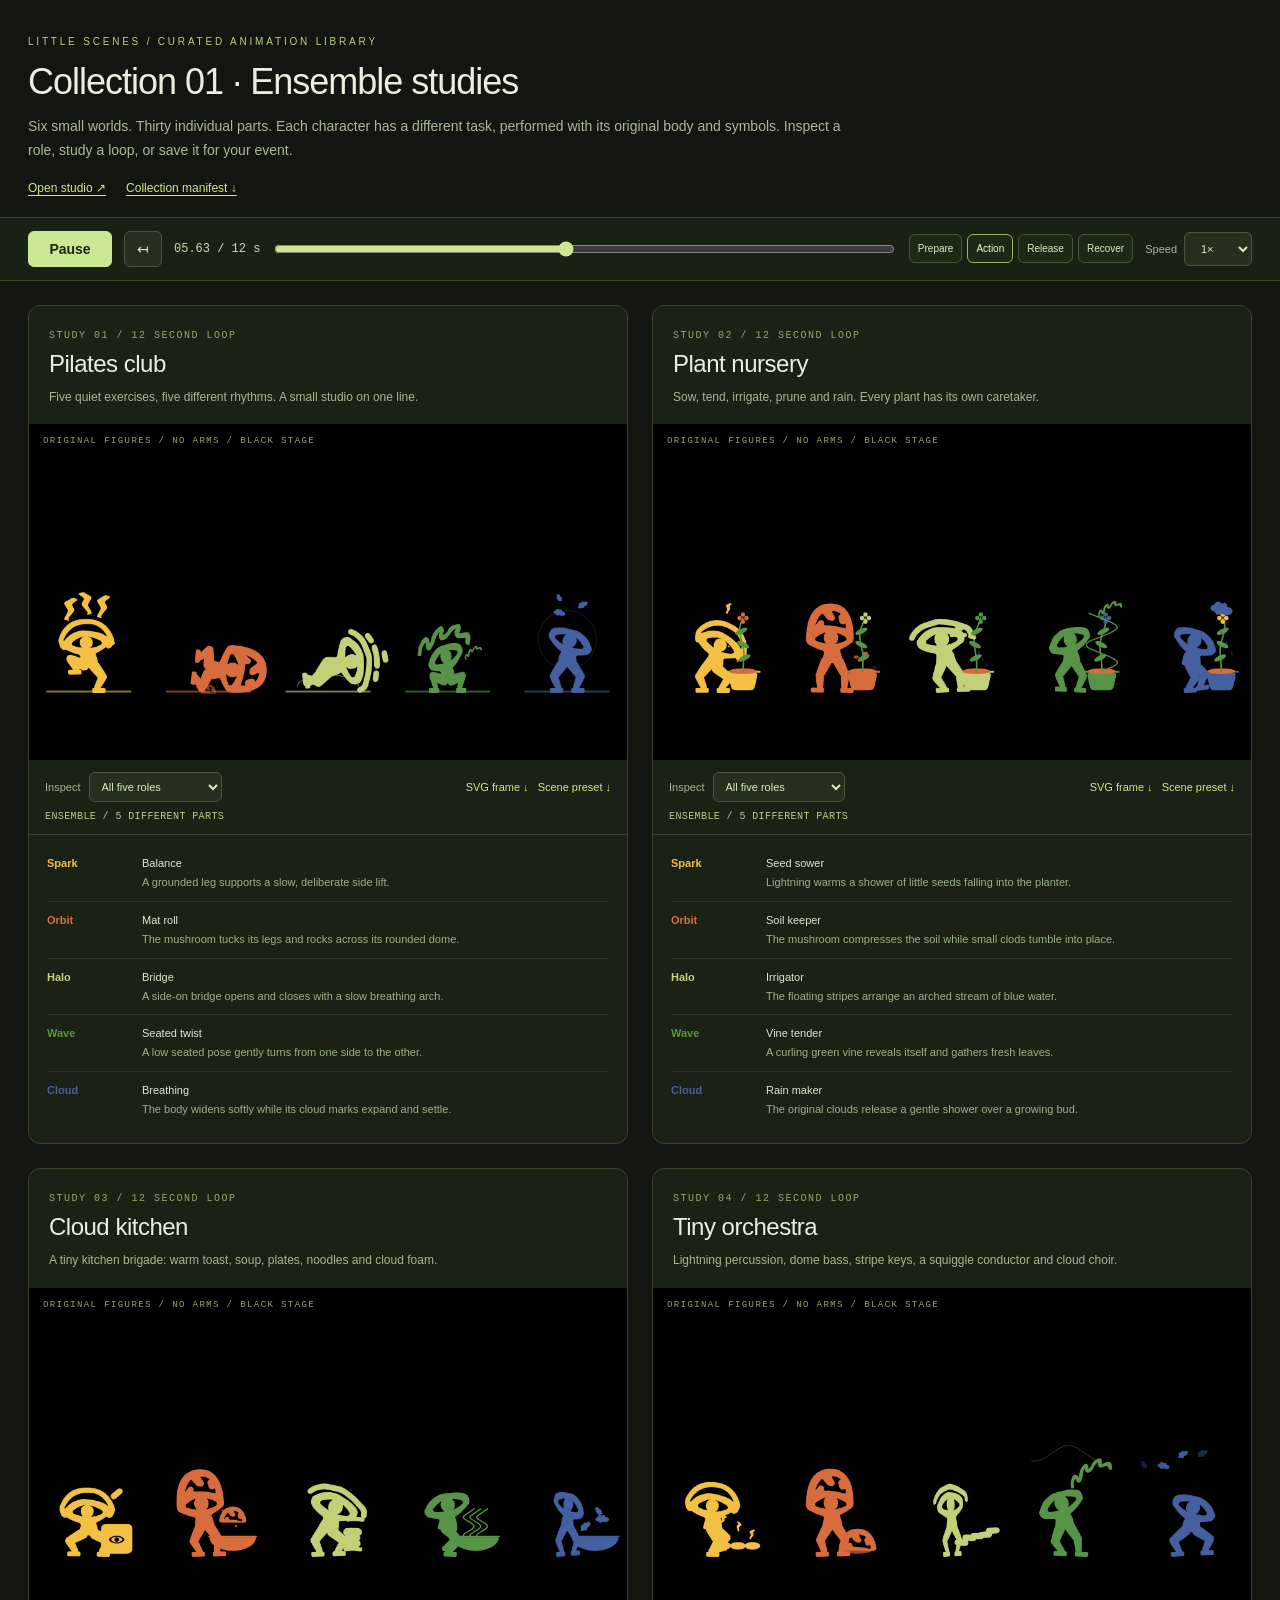
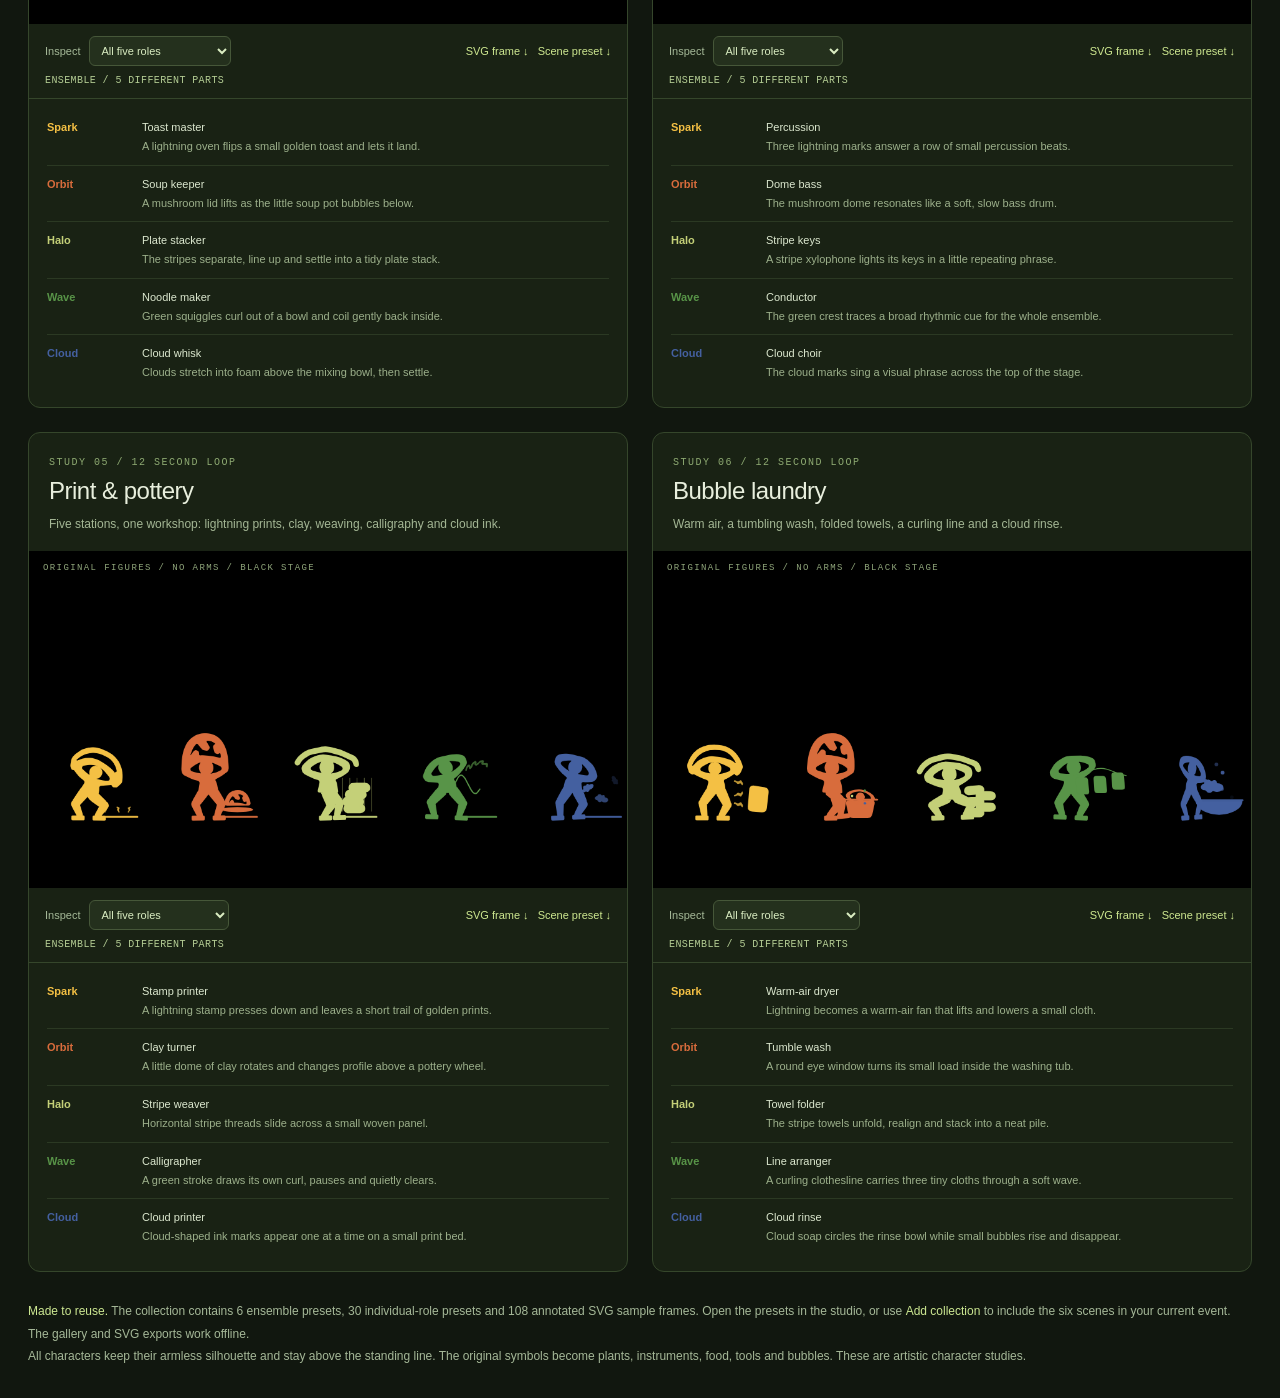
<file: Collection Library.html>
<!doctype html><html lang="en"><head><meta charset="utf-8"><meta name="viewport" content="width=device-width,initial-scale=1"><title>Collection 01 · Ensemble studies</title><style>
*{box-sizing:border-box}body{margin:0;background:#11170f;color:#e8efdd;font:14px 'Segoe UI',Arial,sans-serif}button,select,a,input{font:inherit}button,a{cursor:pointer}button,select{border:1px solid #465739;border-radius:6px;background:#24301d;color:#d9ecc1;padding:9px 12px}button:hover,select:hover{border-color:#a8c774}button:focus-visible,a:focus-visible,select:focus-visible,input:focus-visible{outline:2px solid #defc92;outline-offset:3px}a{color:#cee890;text-underline-offset:3px}header{max-width:1600px;margin:auto;padding:32px 28px 22px}.eyebrow{text-transform:uppercase;letter-spacing:2.8px;font-size:10px;color:#b7d08b}h1{font-size:36px;letter-spacing:-1px;font-weight:500;margin:13px 0 12px}header p{max-width:820px;margin:0;color:#a7b99a;line-height:1.7}header .links{display:flex;gap:20px;margin-top:18px;font-size:12px}.transport{position:sticky;top:0;z-index:10;background:#1a2415f5;border-top:1px solid #36472b;border-bottom:1px solid #36472b;padding:13px 28px;backdrop-filter:blur(8px)}.transport-inner{max-width:1544px;display:flex;align-items:center;gap:12px;margin:auto}.primary{background:#cde892;color:#19260d;border-color:#cde892;min-width:84px;font-weight:600}.clock{font:12px monospace;min-width:83px;color:#c7dbb3}input[type=range]{accent-color:#cce790;flex:1;min-width:90px}.speed{display:flex;align-items:center;gap:7px;font-size:11px;color:#a7b99a}.beats{display:flex;gap:5px}.beats button{padding:8px;font-size:10px;background:#1d2917}.beats .current{color:#ecffcf;border-color:#96b56a}.content{max-width:1600px;padding:24px 28px 28px;margin:auto;display:grid;grid-template-columns:repeat(2,minmax(0,1fr));gap:24px}.scene{border:1px solid #35462b;background:#192214;border-radius:12px;overflow:hidden}.scene-head{padding:19px 20px 17px}.scene-head .number{font:10px monospace;color:#8eaa72;letter-spacing:1.5px}.scene-head h2{font-size:24px;font-weight:500;letter-spacing:-.5px;margin:9px 0}.scene-head p{font-size:12px;line-height:1.7;color:#a4b795;margin:0}.stage{position:relative;background:#000}.stage canvas{width:100%;aspect-ratio:16/9;display:block}.stage .stage-note{position:absolute;left:14px;top:12px;font:9px monospace;letter-spacing:1.4px;color:#8fa57a;pointer-events:none}.inspect{display:flex;align-items:center;gap:9px;padding:12px 16px;border-bottom:1px solid #35462b;flex-wrap:wrap}.inspect label{font-size:11px;color:#a5b998}.inspect select{font-size:11px;padding:7px;max-width:220px;margin-right:auto}.inspect a{font-size:11px}.mode{width:100%;font:10px monospace;letter-spacing:.4px;color:#b4cd94}.roles{list-style:none;margin:0;padding:10px 18px 16px;display:grid;grid-template-columns:1fr;gap:0}.roles li{display:grid;grid-template-columns:85px 1fr;gap:10px;padding:9px 0;border-bottom:1px solid #2b3923;align-items:baseline}.roles li:last-child{border:0}.roles .who{font-size:11px;font-weight:600}.roles .part strong{font-size:11px;font-weight:500;color:#dce8cf}.roles .part p{margin:4px 0 0;font-size:11px;color:#9cb08b;line-height:1.6}footer{max-width:1600px;padding:0 28px 30px;margin:auto;color:#a5b898;font-size:12px;line-height:1.9}footer strong{color:#cde892;font-weight:500}@media(max-width:1050px){.content{grid-template-columns:1fr;max-width:900px}.beats{display:none}h1{font-size:31px}}@media(max-width:620px){header{padding:24px 16px 19px}.transport{padding:10px}.transport-inner{gap:7px;flex-wrap:wrap}.clock{min-width:76px}.speed{margin-left:auto}.content{padding:16px;gap:18px}h1{font-size:29px}.scene-head{padding:16px}.scene-head h2{font-size:22px}.roles{padding:6px 14px 12px}.roles li{grid-template-columns:65px 1fr}.inspect{padding:10px}.inspect select{max-width:180px}footer{padding:0 16px 24px}.speed select{padding:7px}.transport-inner input{order:5;flex-basis:100%}}
</style></head><body><header><span class="eyebrow">Little Scenes / Curated animation library</span><h1>Collection 01 · Ensemble studies</h1><p>Six small worlds. Thirty individual parts. Each character has a different task, performed with its original body and symbols. Inspect a role, study a loop, or save it for your event.</p><div class="links"><a href="Little%20Scenes%20Studio.html">Open studio ↗</a><a id="manifest" download="manifest.json">Collection manifest ↓</a></div></header><div class="transport"><div class="transport-inner"><button id="toggle" class="primary">Pause</button><button id="reset" aria-label="Restart collection">↤</button><span id="clock" class="clock">03.00 / 12 s</span><input id="scrub" type="range" min="0" max="12" step="0.01" value="3" aria-label="Collection playhead"><div class="beats"><button data-beat="0">Prepare</button><button data-beat="3">Action</button><button data-beat="6">Release</button><button data-beat="9">Recover</button></div><label class="speed" for="speed">Speed <select id="speed"><option value="0.5">0.5×</option><option value="1" selected>1×</option><option value="1.5">1.5×</option></select></label></div></div><main class="content"><article class="scene"><div class="scene-head"><span class="number">STUDY 01 / 12 SECOND LOOP</span><h2>Pilates club</h2><p>Five quiet exercises, five different rhythms. A small studio on one line.</p></div><div class="stage"><canvas id="canvas-pilates" width="960" height="540" aria-label="Pilates club animated ensemble"></canvas><span class="stage-note">ORIGINAL FIGURES / NO ARMS / BLACK STAGE</span></div><div class="inspect"><label for="role-pilates">Inspect</label><select id="role-pilates"><option value="all">All five roles</option><option value="0">Spark · Balance</option><option value="1">Orbit · Mat roll</option><option value="2">Halo · Bridge</option><option value="3">Wave · Seated twist</option><option value="4">Cloud · Breathing</option></select><a id="svg-pilates" download="pilates.svg">SVG frame ↓</a><a id="project-pilates" download="pilates.json">Scene preset ↓</a><span class="mode" id="mode-pilates">ENSEMBLE / 5 DIFFERENT PARTS</span></div><ul class="roles"><li><span class="who" style="color:#f4c044">Spark</span><div class="part"><strong>Balance</strong><p>A grounded leg supports a slow, deliberate side lift.</p></div></li><li><span class="who" style="color:#d86c3c">Orbit</span><div class="part"><strong>Mat roll</strong><p>The mushroom tucks its legs and rocks across its rounded dome.</p></div></li><li><span class="who" style="color:#c4d078">Halo</span><div class="part"><strong>Bridge</strong><p>A side-on bridge opens and closes with a slow breathing arch.</p></div></li><li><span class="who" style="color:#589448">Wave</span><div class="part"><strong>Seated twist</strong><p>A low seated pose gently turns from one side to the other.</p></div></li><li><span class="who" style="color:#4460a0">Cloud</span><div class="part"><strong>Breathing</strong><p>The body widens softly while its cloud marks expand and settle.</p></div></li></ul></article><article class="scene"><div class="scene-head"><span class="number">STUDY 02 / 12 SECOND LOOP</span><h2>Plant nursery</h2><p>Sow, tend, irrigate, prune and rain. Every plant has its own caretaker.</p></div><div class="stage"><canvas id="canvas-garden" width="960" height="540" aria-label="Plant nursery animated ensemble"></canvas><span class="stage-note">ORIGINAL FIGURES / NO ARMS / BLACK STAGE</span></div><div class="inspect"><label for="role-garden">Inspect</label><select id="role-garden"><option value="all">All five roles</option><option value="0">Spark · Seed sower</option><option value="1">Orbit · Soil keeper</option><option value="2">Halo · Irrigator</option><option value="3">Wave · Vine tender</option><option value="4">Cloud · Rain maker</option></select><a id="svg-garden" download="garden.svg">SVG frame ↓</a><a id="project-garden" download="garden.json">Scene preset ↓</a><span class="mode" id="mode-garden">ENSEMBLE / 5 DIFFERENT PARTS</span></div><ul class="roles"><li><span class="who" style="color:#f4c044">Spark</span><div class="part"><strong>Seed sower</strong><p>Lightning warms a shower of little seeds falling into the planter.</p></div></li><li><span class="who" style="color:#d86c3c">Orbit</span><div class="part"><strong>Soil keeper</strong><p>The mushroom compresses the soil while small clods tumble into place.</p></div></li><li><span class="who" style="color:#c4d078">Halo</span><div class="part"><strong>Irrigator</strong><p>The floating stripes arrange an arched stream of blue water.</p></div></li><li><span class="who" style="color:#589448">Wave</span><div class="part"><strong>Vine tender</strong><p>A curling green vine reveals itself and gathers fresh leaves.</p></div></li><li><span class="who" style="color:#4460a0">Cloud</span><div class="part"><strong>Rain maker</strong><p>The original clouds release a gentle shower over a growing bud.</p></div></li></ul></article><article class="scene"><div class="scene-head"><span class="number">STUDY 03 / 12 SECOND LOOP</span><h2>Cloud kitchen</h2><p>A tiny kitchen brigade: warm toast, soup, plates, noodles and cloud foam.</p></div><div class="stage"><canvas id="canvas-kitchen" width="960" height="540" aria-label="Cloud kitchen animated ensemble"></canvas><span class="stage-note">ORIGINAL FIGURES / NO ARMS / BLACK STAGE</span></div><div class="inspect"><label for="role-kitchen">Inspect</label><select id="role-kitchen"><option value="all">All five roles</option><option value="0">Spark · Toast master</option><option value="1">Orbit · Soup keeper</option><option value="2">Halo · Plate stacker</option><option value="3">Wave · Noodle maker</option><option value="4">Cloud · Cloud whisk</option></select><a id="svg-kitchen" download="kitchen.svg">SVG frame ↓</a><a id="project-kitchen" download="kitchen.json">Scene preset ↓</a><span class="mode" id="mode-kitchen">ENSEMBLE / 5 DIFFERENT PARTS</span></div><ul class="roles"><li><span class="who" style="color:#f4c044">Spark</span><div class="part"><strong>Toast master</strong><p>A lightning oven flips a small golden toast and lets it land.</p></div></li><li><span class="who" style="color:#d86c3c">Orbit</span><div class="part"><strong>Soup keeper</strong><p>A mushroom lid lifts as the little soup pot bubbles below.</p></div></li><li><span class="who" style="color:#c4d078">Halo</span><div class="part"><strong>Plate stacker</strong><p>The stripes separate, line up and settle into a tidy plate stack.</p></div></li><li><span class="who" style="color:#589448">Wave</span><div class="part"><strong>Noodle maker</strong><p>Green squiggles curl out of a bowl and coil gently back inside.</p></div></li><li><span class="who" style="color:#4460a0">Cloud</span><div class="part"><strong>Cloud whisk</strong><p>Clouds stretch into foam above the mixing bowl, then settle.</p></div></li></ul></article><article class="scene"><div class="scene-head"><span class="number">STUDY 04 / 12 SECOND LOOP</span><h2>Tiny orchestra</h2><p>Lightning percussion, dome bass, stripe keys, a squiggle conductor and cloud choir.</p></div><div class="stage"><canvas id="canvas-orchestra" width="960" height="540" aria-label="Tiny orchestra animated ensemble"></canvas><span class="stage-note">ORIGINAL FIGURES / NO ARMS / BLACK STAGE</span></div><div class="inspect"><label for="role-orchestra">Inspect</label><select id="role-orchestra"><option value="all">All five roles</option><option value="0">Spark · Percussion</option><option value="1">Orbit · Dome bass</option><option value="2">Halo · Stripe keys</option><option value="3">Wave · Conductor</option><option value="4">Cloud · Cloud choir</option></select><a id="svg-orchestra" download="orchestra.svg">SVG frame ↓</a><a id="project-orchestra" download="orchestra.json">Scene preset ↓</a><span class="mode" id="mode-orchestra">ENSEMBLE / 5 DIFFERENT PARTS</span></div><ul class="roles"><li><span class="who" style="color:#f4c044">Spark</span><div class="part"><strong>Percussion</strong><p>Three lightning marks answer a row of small percussion beats.</p></div></li><li><span class="who" style="color:#d86c3c">Orbit</span><div class="part"><strong>Dome bass</strong><p>The mushroom dome resonates like a soft, slow bass drum.</p></div></li><li><span class="who" style="color:#c4d078">Halo</span><div class="part"><strong>Stripe keys</strong><p>A stripe xylophone lights its keys in a little repeating phrase.</p></div></li><li><span class="who" style="color:#589448">Wave</span><div class="part"><strong>Conductor</strong><p>The green crest traces a broad rhythmic cue for the whole ensemble.</p></div></li><li><span class="who" style="color:#4460a0">Cloud</span><div class="part"><strong>Cloud choir</strong><p>The cloud marks sing a visual phrase across the top of the stage.</p></div></li></ul></article><article class="scene"><div class="scene-head"><span class="number">STUDY 05 / 12 SECOND LOOP</span><h2>Print & pottery</h2><p>Five stations, one workshop: lightning prints, clay, weaving, calligraphy and cloud ink.</p></div><div class="stage"><canvas id="canvas-atelier" width="960" height="540" aria-label="Print & pottery animated ensemble"></canvas><span class="stage-note">ORIGINAL FIGURES / NO ARMS / BLACK STAGE</span></div><div class="inspect"><label for="role-atelier">Inspect</label><select id="role-atelier"><option value="all">All five roles</option><option value="0">Spark · Stamp printer</option><option value="1">Orbit · Clay turner</option><option value="2">Halo · Stripe weaver</option><option value="3">Wave · Calligrapher</option><option value="4">Cloud · Cloud printer</option></select><a id="svg-atelier" download="atelier.svg">SVG frame ↓</a><a id="project-atelier" download="atelier.json">Scene preset ↓</a><span class="mode" id="mode-atelier">ENSEMBLE / 5 DIFFERENT PARTS</span></div><ul class="roles"><li><span class="who" style="color:#f4c044">Spark</span><div class="part"><strong>Stamp printer</strong><p>A lightning stamp presses down and leaves a short trail of golden prints.</p></div></li><li><span class="who" style="color:#d86c3c">Orbit</span><div class="part"><strong>Clay turner</strong><p>A little dome of clay rotates and changes profile above a pottery wheel.</p></div></li><li><span class="who" style="color:#c4d078">Halo</span><div class="part"><strong>Stripe weaver</strong><p>Horizontal stripe threads slide across a small woven panel.</p></div></li><li><span class="who" style="color:#589448">Wave</span><div class="part"><strong>Calligrapher</strong><p>A green stroke draws its own curl, pauses and quietly clears.</p></div></li><li><span class="who" style="color:#4460a0">Cloud</span><div class="part"><strong>Cloud printer</strong><p>Cloud-shaped ink marks appear one at a time on a small print bed.</p></div></li></ul></article><article class="scene"><div class="scene-head"><span class="number">STUDY 06 / 12 SECOND LOOP</span><h2>Bubble laundry</h2><p>Warm air, a tumbling wash, folded towels, a curling line and a cloud rinse.</p></div><div class="stage"><canvas id="canvas-laundry" width="960" height="540" aria-label="Bubble laundry animated ensemble"></canvas><span class="stage-note">ORIGINAL FIGURES / NO ARMS / BLACK STAGE</span></div><div class="inspect"><label for="role-laundry">Inspect</label><select id="role-laundry"><option value="all">All five roles</option><option value="0">Spark · Warm-air dryer</option><option value="1">Orbit · Tumble wash</option><option value="2">Halo · Towel folder</option><option value="3">Wave · Line arranger</option><option value="4">Cloud · Cloud rinse</option></select><a id="svg-laundry" download="laundry.svg">SVG frame ↓</a><a id="project-laundry" download="laundry.json">Scene preset ↓</a><span class="mode" id="mode-laundry">ENSEMBLE / 5 DIFFERENT PARTS</span></div><ul class="roles"><li><span class="who" style="color:#f4c044">Spark</span><div class="part"><strong>Warm-air dryer</strong><p>Lightning becomes a warm-air fan that lifts and lowers a small cloth.</p></div></li><li><span class="who" style="color:#d86c3c">Orbit</span><div class="part"><strong>Tumble wash</strong><p>A round eye window turns its small load inside the washing tub.</p></div></li><li><span class="who" style="color:#c4d078">Halo</span><div class="part"><strong>Towel folder</strong><p>The stripe towels unfold, realign and stack into a neat pile.</p></div></li><li><span class="who" style="color:#589448">Wave</span><div class="part"><strong>Line arranger</strong><p>A curling clothesline carries three tiny cloths through a soft wave.</p></div></li><li><span class="who" style="color:#4460a0">Cloud</span><div class="part"><strong>Cloud rinse</strong><p>Cloud soap circles the rinse bowl while small bubbles rise and disappear.</p></div></li></ul></article></main><footer><strong>Made to reuse.</strong> The collection contains 6 ensemble presets, 30 individual-role presets and 108 annotated SVG sample frames. Open the presets in the studio, or use <strong>Add collection</strong> to include the six scenes in your current event. The gallery and SVG exports work offline.<br>All characters keep their armless silhouette and stay above the standing line. The original symbols become plants, instruments, food, tools and bubbles. These are artistic character studies.</footer><script>// Extracted from the user-supplied Forme_TPR PDF. Original contour winding is preserved.
globalThis.CharacterArtwork = [{"name":"Spark","polygons":[[[0.23773,-0.39278],[0.22835,-0.38651],[0.2174,-0.38022],[0.20507,-0.37398],[0.19153,-0.36783],[0.17697,-0.36183],[0.16154,-0.35603],[0.14544,-0.35049],[0.12883,-0.34527],[0.1119,-0.34041],[0.09482,-0.33598],[0.07777,-0.33202],[0.06091,-0.32859],[0.04444,-0.32575],[0.02852,-0.32354],[0.01333,-0.32203],[0.02578,-0.3277],[0.03708,-0.33468],[0.04716,-0.34297],[0.05596,-0.35259],[0.06342,-0.36353],[0.06948,-0.3758],[0.07408,-0.38941],[0.07716,-0.40436],[0.07866,-0.42067],[0.07851,-0.43834],[0.07666,-0.45737],[0.07374,-0.47141],[0.0691,-0.48445],[0.0629,-0.49646],[0.05527,-0.5074],[0.04636,-0.51725],[0.03633,-0.526],[0.02531,-0.5336],[0.01346,-0.54004],[0.00093,-0.54529],[-0.01215,-0.54932],[-0.02562,-0.55211],[-0.01102,-0.55022],[0.00394,-0.54773],[0.01917,-0.54469],[0.03458,-0.54114],[0.05009,-0.53712],[0.06563,-0.5327],[0.08111,-0.5279],[0.09644,-0.52277],[0.11156,-0.51737],[0.12638,-0.51173],[0.1274,-0.51132],[0.12842,-0.51092],[0.12943,-0.51053],[0.13042,-0.51015],[0.13181,-0.50958],[0.13321,-0.50903],[0.1346,-0.50847],[0.13599,-0.50791],[0.13698,-0.5075],[0.13796,-0.50709],[0.13894,-0.5067],[0.13993,-0.50632],[0.14132,-0.50575],[0.14271,-0.50517],[0.14411,-0.50458],[0.1455,-0.50397],[0.14644,-0.50357],[0.14736,-0.50318],[0.14828,-0.50279],[0.14922,-0.50239],[0.15065,-0.50177],[0.15208,-0.50115],[0.15352,-0.50052],[0.15495,-0.49988],[0.15578,-0.49951],[0.15662,-0.49914],[0.15746,-0.49877],[0.15829,-0.4984],[0.15996,-0.49765],[0.16161,-0.4969],[0.16326,-0.49614],[0.1649,-0.49539],[0.16543,-0.49515],[0.16596,-0.4949],[0.1665,-0.49466],[0.16703,-0.49441],[0.16919,-0.49342],[0.17133,-0.49241],[0.17345,-0.49139],[0.17555,-0.49037],[0.17603,-0.49013],[0.17651,-0.4899],[0.17698,-0.48968],[0.17746,-0.48944],[0.17906,-0.48866],[0.18065,-0.48789],[0.18221,-0.48713],[0.18375,-0.48638],[0.18448,-0.48601],[0.18522,-0.48564],[0.18596,-0.48527],[0.1867,-0.4849],[0.18796,-0.48428],[0.1892,-0.48365],[0.19044,-0.48301],[0.19167,-0.48239],[0.19245,-0.48198],[0.19323,-0.48157],[0.19401,-0.48116],[0.19478,-0.48075],[0.19592,-0.48015],[0.19704,-0.47955],[0.19816,-0.47895],[0.19926,-0.47835],[0.20004,-0.47794],[0.20082,-0.47752],[0.20158,-0.4771],[0.20232,-0.47665],[0.20338,-0.47608],[0.20442,-0.47551],[0.20545,-0.47493],[0.20648,-0.47436],[0.20721,-0.47395],[0.20795,-0.47353],[0.20869,-0.47311],[0.20943,-0.47267],[0.21041,-0.47209],[0.21139,-0.47152],[0.21238,-0.47095],[0.21336,-0.47037],[0.21406,-0.46996],[0.21475,-0.46955],[0.21545,-0.46914],[0.21615,-0.46873],[0.21709,-0.46816],[0.21803,-0.46758],[0.21895,-0.46701],[0.21986,-0.46644],[0.22051,-0.46604],[0.22115,-0.46565],[0.22178,-0.46525],[0.22243,-0.46485],[0.22333,-0.46428],[0.22423,-0.46371],[0.22511,-0.46313],[0.22598,-0.46256],[0.22656,-0.46219],[0.22712,-0.46182],[0.22768,-0.46145],[0.22822,-0.46108],[0.22915,-0.46047],[0.23004,-0.45985],[0.23091,-0.45924],[0.23177,-0.45862],[0.23222,-0.45833],[0.23267,-0.45802],[0.2331,-0.45772],[0.23352,-0.45742],[0.23478,-0.45652],[0.23602,-0.45562],[0.23722,-0.45472],[0.23839,-0.45382],[0.24658,-0.44504],[0.25144,-0.43451],[0.25297,-0.42312],[0.2512,-0.41177],[0.24611,-0.40136],[0.23773,-0.39279],[0.23773,-0.39278]],[[-0.31324,-0.43781],[-0.30446,-0.44506],[-0.29478,-0.45267],[-0.28425,-0.46055],[-0.27295,-0.46863],[-0.26095,-0.47681],[-0.24831,-0.485],[-0.23509,-0.49313],[-0.22138,-0.5011],[-0.20723,-0.50883],[-0.19271,-0.51623],[-0.17789,-0.52322],[-0.16284,-0.52971],[-0.14762,-0.53562],[-0.13231,-0.54085],[-0.11697,-0.54532],[-0.10166,-0.54895],[-0.08647,-0.55165],[-0.07144,-0.55333],[-0.05666,-0.55391],[-0.05559,-0.5539],[-0.05453,-0.55388],[-0.05346,-0.55387],[-0.0524,-0.55386],[-0.06761,-0.55267],[-0.08257,-0.54986],[-0.09708,-0.54537],[-0.11096,-0.53919],[-0.12399,-0.53127],[-0.13599,-0.52157],[-0.14498,-0.51202],[-0.15266,-0.5014],[-0.15904,-0.48989],[-0.16411,-0.47763],[-0.16789,-0.4648],[-0.17038,-0.45156],[-0.17159,-0.43807],[-0.1715,-0.4245],[-0.17014,-0.41099],[-0.16749,-0.39773],[-0.16358,-0.38487],[-0.15839,-0.37258],[-0.15194,-0.36101],[-0.14422,-0.35033],[-0.13524,-0.34071],[-0.12501,-0.3323],[-0.14139,-0.33476],[-0.15788,-0.33742],[-0.17437,-0.34029],[-0.19074,-0.34335],[-0.20688,-0.34659],[-0.22266,-0.35],[-0.23798,-0.35358],[-0.25272,-0.35731],[-0.26676,-0.36119],[-0.27998,-0.3652],[-0.29227,-0.36935],[-0.30351,-0.37361],[-0.31462,-0.38071],[-0.32218,-0.39083],[-0.32602,-0.4028],[-0.32593,-0.41541],[-0.32173,-0.42747],[-0.31324,-0.43781]],[[-0.4695,-0.46682],[-0.47661,-0.47171],[-0.48371,-0.4766],[-0.48218,-0.48168],[-0.48163,-0.48342],[-0.48004,-0.48806],[-0.47735,-0.49535],[-0.47349,-0.505],[-0.46838,-0.51676],[-0.46196,-0.53036],[-0.45416,-0.54551],[-0.4449,-0.56197],[-0.43413,-0.57945],[-0.42178,-0.59769],[-0.40777,-0.61642],[-0.39203,-0.63538],[-0.38165,-0.64685],[-0.37099,-0.65788],[-0.36007,-0.66846],[-0.34888,-0.6786],[-0.33742,-0.6883],[-0.3257,-0.69755],[-0.3137,-0.70635],[-0.30145,-0.71471],[-0.28893,-0.72262],[-0.27615,-0.73008],[-0.26311,-0.73709],[-0.24981,-0.74365],[-0.23625,-0.74977],[-0.22243,-0.75543],[-0.20836,-0.76065],[-0.19403,-0.76541],[-0.17945,-0.76972],[-0.16461,-0.77359],[-0.14953,-0.77699],[-0.13419,-0.77995],[-0.11861,-0.78245],[-0.10278,-0.7845],[-0.0867,-0.78609],[-0.07037,-0.78723],[-0.0538,-0.78792],[-0.03699,-0.78814],[-0.03644,-0.78814],[-0.02054,-0.7888],[-0.00485,-0.78891],[0.01061,-0.78849],[0.02585,-0.78753],[0.04087,-0.78603],[0.05566,-0.78399],[0.07022,-0.78141],[0.08456,-0.7783],[0.09866,-0.77465],[0.11254,-0.77047],[0.12618,-0.76575],[0.13959,-0.7605],[0.15277,-0.75471],[0.16572,-0.74839],[0.17842,-0.74154],[0.1909,-0.73416],[0.20313,-0.72624],[0.21513,-0.71779],[0.22688,-0.70882],[0.2384,-0.69931],[0.24967,-0.68927],[0.2607,-0.67871],[0.27148,-0.66762],[0.28202,-0.65599],[0.29231,-0.64385],[0.30284,-0.63052],[0.31261,-0.61721],[0.32164,-0.60403],[0.32996,-0.59107],[0.33757,-0.57841],[0.3445,-0.56615],[0.35077,-0.55439],[0.35639,-0.54321],[0.36138,-0.53271],[0.36022,-0.53432],[0.35904,-0.53585],[0.35784,-0.53728],[0.35662,-0.53861],[0.35408,-0.54117],[0.35148,-0.54367],[0.34882,-0.54615],[0.34613,-0.54861],[0.34521,-0.54942],[0.34427,-0.5502],[0.34333,-0.55098],[0.34242,-0.55178],[0.34057,-0.55337],[0.33871,-0.55494],[0.33684,-0.55648],[0.33493,-0.55801],[0.33377,-0.5589],[0.33257,-0.55979],[0.33137,-0.56067],[0.33018,-0.56156],[0.32841,-0.56288],[0.32665,-0.56421],[0.32487,-0.56552],[0.32308,-0.56681],[0.32175,-0.56771],[0.32042,-0.56861],[0.31907,-0.56951],[0.31772,-0.57041],[0.31596,-0.5716],[0.31418,-0.57278],[0.31239,-0.57396],[0.31056,-0.57511],[0.30913,-0.576],[0.30769,-0.57685],[0.30626,-0.5777],[0.30483,-0.57855],[0.30301,-0.57965],[0.30119,-0.58073],[0.29935,-0.5818],[0.2975,-0.58287],[0.29599,-0.58371],[0.29447,-0.58453],[0.29296,-0.58534],[0.29144,-0.58615],[0.28956,-0.58714],[0.28769,-0.58814],[0.28581,-0.58915],[0.2839,-0.59014],[0.2823,-0.59094],[0.2807,-0.59171],[0.27911,-0.59248],[0.27751,-0.59325],[0.27559,-0.59418],[0.27368,-0.5951],[0.27175,-0.59601],[0.2698,-0.59691],[0.26816,-0.59765],[0.2665,-0.59839],[0.26484,-0.59913],[0.26319,-0.59986],[0.26122,-0.60072],[0.25926,-0.60158],[0.25729,-0.60242],[0.25532,-0.60325],[0.25363,-0.60395],[0.25193,-0.60464],[0.25021,-0.60532],[0.24849,-0.60598],[0.24649,-0.60677],[0.24447,-0.60756],[0.24245,-0.60834],[0.24041,-0.6091],[0.23868,-0.60974],[0.23694,-0.61038],[0.2352,-0.61102],[0.23347,-0.61166],[0.23141,-0.6124],[0.22934,-0.61313],[0.22728,-0.61385],[0.22522,-0.61456],[0.22346,-0.61517],[0.22169,-0.61576],[0.21993,-0.61633],[0.21817,-0.61691],[0.21607,-0.6176],[0.21396,-0.61827],[0.21185,-0.61893],[0.20976,-0.61959],[0.20796,-0.62015],[0.20618,-0.6207],[0.20439,-0.62124],[0.2026,-0.62177],[0.20046,-0.62242],[0.19831,-0.62304],[0.19616,-0.62365],[0.19402,-0.62423],[0.19223,-0.62473],[0.19044,-0.62524],[0.18866,-0.62575],[0.18686,-0.62625],[0.18466,-0.62686],[0.18246,-0.62744],[0.18027,-0.628],[0.17807,-0.62855],[0.1763,-0.629],[0.17453,-0.62945],[0.17276,-0.6299],[0.17096,-0.63035],[0.16871,-0.63092],[0.16646,-0.63146],[0.1642,-0.632],[0.16195,-0.63254],[0.16019,-0.63295],[0.15845,-0.63336],[0.15671,-0.63377],[0.15495,-0.63417],[0.15265,-0.6347],[0.15034,-0.63521],[0.14802,-0.6357],[0.14572,-0.6362],[0.14403,-0.63657],[0.14233,-0.63693],[0.14063,-0.6373],[0.13895,-0.63767],[0.13654,-0.63816],[0.13414,-0.63865],[0.13174,-0.63912],[0.12933,-0.63958],[0.12798,-0.63986],[0.12662,-0.64013],[0.12527,-0.6404],[0.12392,-0.64068],[0.10585,-0.64395],[0.08792,-0.64689],[0.07022,-0.64953],[0.0528,-0.65191],[0.03576,-0.65404],[0.01915,-0.65596],[0.00305,-0.6577],[-0.01246,-0.65927],[-0.0273,-0.66072],[-0.04142,-0.66208],[-0.05473,-0.66335],[-0.06715,-0.66459],[-0.07862,-0.66581],[-0.09456,-0.66702],[-0.11085,-0.66714],[-0.12742,-0.66626],[-0.14419,-0.66444],[-0.16109,-0.66174],[-0.17804,-0.65824],[-0.19496,-0.654],[-0.21179,-0.6491],[-0.22843,-0.6436],[-0.24483,-0.63756],[-0.26089,-0.63107],[-0.27655,-0.62419],[-0.29173,-0.61698],[-0.30636,-0.60951],[-0.32035,-0.60186],[-0.33364,-0.59409],[-0.34615,-0.58627],[-0.35779,-0.57847],[-0.36851,-0.57076],[-0.37821,-0.56321],[-0.38682,-0.55588],[-0.39428,-0.54884],[-0.40049,-0.54216],[-0.40793,-0.53388],[-0.41693,-0.52432],[-0.42702,-0.51375],[-0.43777,-0.50246],[-0.44871,-0.49069],[-0.45941,-0.47872],[-0.46939,-0.46682],[-0.4695,-0.46682]],[[0.37755,-0.48753],[0.37687,-0.49114],[0.37614,-0.49469],[0.37535,-0.49817],[0.37449,-0.50157],[0.37598,-0.49762],[0.37724,-0.49413],[0.37829,-0.49113],[0.37913,-0.48862],[0.37755,-0.48753]],[[0.48535,-0.49354],[0.48491,-0.49529],[0.4844,-0.4974],[0.4832,-0.50192],[0.48127,-0.50867],[0.47854,-0.51748],[0.47496,-0.52817],[0.47048,-0.54057],[0.46502,-0.5545],[0.45854,-0.56979],[0.45097,-0.58625],[0.44226,-0.60373],[0.43235,-0.62203],[0.42119,-0.641],[0.40871,-0.66044],[0.39485,-0.68019],[0.37957,-0.70007],[0.37266,-0.70846],[0.3654,-0.71691],[0.35778,-0.7254],[0.34979,-0.7339],[0.34142,-0.7424],[0.33268,-0.75086],[0.32355,-0.75927],[0.31404,-0.7676],[0.30413,-0.77584],[0.29382,-0.78395],[0.2831,-0.79192],[0.27197,-0.79973],[0.26043,-0.80734],[0.24846,-0.81475],[0.23606,-0.82192],[0.22323,-0.82883],[0.20996,-0.83546],[0.19625,-0.8418],[0.18208,-0.84781],[0.16746,-0.85347],[0.15238,-0.85876],[0.13683,-0.86367],[0.1208,-0.86815],[0.1043,-0.87221],[0.08732,-0.8758],[0.06984,-0.87891],[0.05187,-0.88151],[0.0334,-0.88359],[0.01442,-0.88512],[-0.00506,-0.88608],[-0.02507,-0.88644],[-0.0456,-0.88619],[-0.06666,-0.88529],[-0.08732,-0.88498],[-0.10741,-0.88408],[-0.12695,-0.88261],[-0.14594,-0.8806],[-0.16439,-0.87806],[-0.18231,-0.87502],[-0.1997,-0.8715],[-0.21657,-0.86752],[-0.23292,-0.8631],[-0.24877,-0.85826],[-0.26412,-0.85303],[-0.27898,-0.84742],[-0.29336,-0.84146],[-0.30725,-0.83517],[-0.32068,-0.82857],[-0.33364,-0.82168],[-0.34615,-0.81452],[-0.3582,-0.80712],[-0.36982,-0.7995],[-0.381,-0.79167],[-0.39175,-0.78366],[-0.40208,-0.7755],[-0.41199,-0.76719],[-0.4215,-0.75877],[-0.43061,-0.75025],[-0.43933,-0.74166],[-0.44766,-0.73302],[-0.45561,-0.72435],[-0.46319,-0.71567],[-0.47041,-0.70699],[-0.47727,-0.69836],[-0.48377,-0.68978],[-0.48994,-0.68127],[-0.50349,-0.66119],[-0.51565,-0.64132],[-0.52649,-0.62181],[-0.53608,-0.60285],[-0.54448,-0.58458],[-0.55177,-0.56719],[-0.55801,-0.55084],[-0.56328,-0.53568],[-0.56763,-0.5219],[-0.57115,-0.50965],[-0.5739,-0.49911],[-0.57594,-0.49043],[-0.57736,-0.48378],[-0.57821,-0.47933],[-0.57856,-0.47725],[-0.57982,-0.46961],[-0.581,-0.46463],[-0.58142,-0.45953],[-0.58103,-0.45438],[-0.57982,-0.44928],[-0.57522,-0.43509],[-0.57067,-0.42085],[-0.56609,-0.4066],[-0.56139,-0.39239],[-0.55647,-0.37828],[-0.55124,-0.36432],[-0.54561,-0.35055],[-0.53904,-0.33639],[-0.53257,-0.32657],[-0.52399,-0.31861],[-0.51108,-0.31001],[-0.50336,-0.3056],[-0.4916,-0.2993],[-0.48001,-0.29353],[-0.47278,-0.29072],[-0.46694,-0.29146],[-0.45894,-0.2942],[-0.45039,-0.29804],[-0.44289,-0.30203],[-0.43131,-0.29582],[-0.4194,-0.28957],[-0.40716,-0.28329],[-0.39459,-0.27701],[-0.38172,-0.27073],[-0.36853,-0.26449],[-0.35503,-0.25831],[-0.34124,-0.25219],[-0.32715,-0.24616],[-0.31277,-0.24024],[-0.2981,-0.23445],[-0.28315,-0.22881],[-0.26793,-0.22333],[-0.25244,-0.21804],[-0.23668,-0.21296],[-0.22066,-0.2081],[-0.20438,-0.20348],[-0.18786,-0.19912],[-0.17109,-0.19505],[-0.15408,-0.19128],[-0.15602,-0.18454],[-0.15814,-0.17709],[-0.16042,-0.16896],[-0.16284,-0.16016],[-0.1654,-0.15072],[-0.16809,-0.14065],[-0.17089,-0.12997],[-0.17379,-0.1187],[-0.17678,-0.10686],[-0.17985,-0.09448],[-0.18298,-0.08156],[-0.18616,-0.06813],[-0.18939,-0.0542],[-0.19264,-0.03981],[-0.19592,-0.02496],[-0.19919,-0.00967],[-0.20246,0.00603],[-0.20572,0.02213],[-0.20894,0.0386],[-0.21212,0.05544],[-0.21524,0.07261],[-0.2183,0.0901],[-0.22128,0.10789],[-0.22417,0.12596],[-0.22696,0.1443],[-0.22963,0.16288],[-0.23218,0.18168],[-0.23458,0.20068],[-0.23684,0.21987],[-0.23894,0.23923],[-0.24086,0.25873],[-0.2426,0.27836],[-0.24414,0.2981],[-0.24547,0.31792],[-0.24657,0.33782],[-0.24745,0.35777],[-0.24808,0.37774],[-0.24845,0.39773],[-0.24855,0.41772],[-0.26841,0.42272],[-0.28454,0.4262],[-0.29732,0.42882],[-0.30711,0.43126],[-0.3143,0.43418],[-0.31924,0.43826],[-0.32233,0.44417],[-0.32392,0.45259],[-0.32439,0.46418],[-0.32411,0.47962],[-0.32137,0.49187],[-0.31446,0.50174],[-0.30415,0.50946],[-0.29121,0.51529],[-0.27638,0.51946],[-0.26044,0.52223],[-0.24415,0.52383],[-0.22827,0.52451],[-0.21357,0.52452],[-0.20081,0.52411],[-0.19074,0.5235],[-0.18415,0.52296],[-0.18178,0.52273],[-0.17968,0.52263],[-0.17386,0.5222],[-0.16504,0.52128],[-0.15394,0.51967],[-0.14128,0.51721],[-0.12777,0.51371],[-0.11414,0.50899],[-0.1011,0.50288],[-0.08938,0.4952],[-0.07969,0.48576],[-0.07275,0.47439],[-0.06927,0.46091],[-0.06999,0.44514],[-0.07174,0.43379],[-0.0731,0.4214],[-0.07408,0.40808],[-0.07467,0.39393],[-0.07489,0.37903],[-0.07472,0.36349],[-0.07416,0.3474],[-0.07323,0.33086],[-0.07192,0.31397],[-0.07023,0.29683],[-0.06816,0.27952],[-0.06572,0.26216],[-0.0629,0.24483],[-0.0597,0.22763],[-0.05613,0.21066],[-0.05219,0.19402],[-0.04787,0.1778],[-0.04318,0.16211],[-0.03812,0.14703],[-0.03269,0.13267],[-0.02689,0.11912],[-0.02072,0.10647],[-0.01418,0.09484],[-0.00727,0.0843],[0.0,0.07497],[0.00796,0.09403],[0.01493,0.11292],[0.02097,0.13161],[0.02615,0.15006],[0.03052,0.16825],[0.03415,0.18613],[0.0371,0.20367],[0.03943,0.22083],[0.0412,0.23759],[0.04248,0.2539],[0.04331,0.26973],[0.04378,0.28504],[0.04393,0.29981],[0.04383,0.31399],[0.04354,0.32755],[0.04311,0.34046],[0.04263,0.35268],[0.04213,0.36417],[0.04169,0.37491],[0.04136,0.38484],[0.04122,0.39395],[0.04131,0.4022],[0.04173,0.41778],[0.04228,0.43317],[0.04323,0.44809],[0.04487,0.4623],[0.04747,0.47553],[0.05133,0.48753],[0.05672,0.49805],[0.06393,0.50682],[0.07323,0.51359],[0.08492,0.51811],[0.09928,0.52011],[0.11209,0.5206],[0.1271,0.52111],[0.14385,0.52158],[0.16189,0.52196],[0.18078,0.52219],[0.20007,0.52222],[0.21932,0.522],[0.23807,0.52147],[0.25588,0.52058],[0.27229,0.51928],[0.28687,0.5175],[0.29917,0.51521],[0.30874,0.51233],[0.31512,0.50883],[0.31788,0.50464],[0.32025,0.49363],[0.32323,0.48089],[0.32579,0.46758],[0.32689,0.45485],[0.32549,0.44387],[0.32054,0.43579],[0.311,0.43176],[0.28939,0.42809],[0.26956,0.42364],[0.25505,0.41989],[0.24942,0.41832],[0.24935,0.4174],[0.24914,0.41472],[0.24879,0.41034],[0.24829,0.40435],[0.24766,0.39684],[0.24688,0.38787],[0.24596,0.37754],[0.24491,0.36592],[0.24371,0.35309],[0.24237,0.33914],[0.24089,0.32414],[0.23928,0.30818],[0.23752,0.29134],[0.23562,0.2737],[0.23358,0.25533],[0.2314,0.23633],[0.22909,0.21677],[0.22663,0.19673],[0.22404,0.17629],[0.2213,0.15554],[0.21843,0.13455],[0.21542,0.1134],[0.21227,0.09219],[0.20898,0.07098],[0.20555,0.04986],[0.20198,0.02891],[0.19828,0.0082],[0.19444,-0.01217],[0.19046,-0.03213],[0.18634,-0.05159],[0.18208,-0.07048],[0.17769,-0.08872],[0.17316,-0.10622],[0.16849,-0.12291],[0.16368,-0.13869],[0.15874,-0.1535],[0.15366,-0.16725],[0.14845,-0.17986],[0.14309,-0.19125],[0.1376,-0.20134],[0.13198,-0.21005],[0.12621,-0.21729],[0.14133,-0.22408],[0.15627,-0.23122],[0.17102,-0.23866],[0.18554,-0.24636],[0.19982,-0.25429],[0.21384,-0.26239],[0.22756,-0.27064],[0.24096,-0.27899],[0.25402,-0.28741],[0.26673,-0.29584],[0.27904,-0.30425],[0.29094,-0.3126],[0.3024,-0.32085],[0.31341,-0.32896],[0.32393,-0.33689],[0.33395,-0.34459],[0.33532,-0.33931],[0.33753,-0.33434],[0.34058,-0.3298],[0.34444,-0.3258],[0.34472,-0.32555],[0.345,-0.32532],[0.34525,-0.32511],[0.34548,-0.32492],[0.35233,-0.32064],[0.36224,-0.31575],[0.37232,-0.3119],[0.37973,-0.31072],[0.38696,-0.31351],[0.39854,-0.31928],[0.41029,-0.32559],[0.41804,-0.33001],[0.43094,-0.33863],[0.43952,-0.34659],[0.44599,-0.35639],[0.45257,-0.37055],[0.45819,-0.38431],[0.46342,-0.39827],[0.46834,-0.41237],[0.47304,-0.42657],[0.47762,-0.44082],[0.48217,-0.45507],[0.48677,-0.46928],[0.48815,-0.47541],[0.48833,-0.48158],[0.48735,-0.48763],[0.4853,-0.49343],[0.48535,-0.49354]],[[-0.46256,-0.873],[-0.45634,-0.8704],[-0.44328,-0.86624],[-0.42604,-0.86115],[-0.40722,-0.85579],[-0.38946,-0.85081],[-0.37538,-0.84686],[-0.3676,-0.84459],[-0.36758,-0.84867],[-0.37359,-0.86048],[-0.38182,-0.87516],[-0.38844,-0.88784],[-0.38962,-0.89365],[-0.37957,-0.90608],[-0.36952,-0.91851],[-0.35948,-0.93093],[-0.34943,-0.94336],[-0.33938,-0.95579],[-0.32933,-0.96822],[-0.31928,-0.98065],[-0.30923,-0.99307],[-0.29918,-1.0055],[-0.28913,-1.01793],[-0.27908,-1.03036],[-0.26903,-1.04279],[-0.25898,-1.05521],[-0.26644,-1.06736],[-0.27389,-1.07951],[-0.28135,-1.09166],[-0.2888,-1.10381],[-0.29626,-1.11595],[-0.30371,-1.1281],[-0.31117,-1.14025],[-0.31862,-1.1524],[-0.32608,-1.16455],[-0.31392,-1.17294],[-0.30176,-1.18133],[-0.2896,-1.18973],[-0.27744,-1.19812],[-0.26528,-1.20652],[-0.25312,-1.21491],[-0.24096,-1.22331],[-0.2288,-1.2317],[-0.21664,-1.24009],[-0.20448,-1.24849],[-0.19233,-1.25688],[-0.20597,-1.26179],[-0.21962,-1.2667],[-0.23326,-1.27162],[-0.24691,-1.27653],[-0.26055,-1.28144],[-0.2742,-1.28635],[-0.28785,-1.29126],[-0.30149,-1.29617],[-0.30906,-1.29244],[-0.32048,-1.2862],[-0.33492,-1.27797],[-0.35154,-1.26825],[-0.36951,-1.25757],[-0.38799,-1.24644],[-0.40616,-1.23539],[-0.42317,-1.22492],[-0.4382,-1.21556],[-0.45042,-1.20783],[-0.45898,-1.20223],[-0.46306,-1.1993],[-0.46597,-1.19281],[-0.46508,-1.18305],[-0.461,-1.17065],[-0.45439,-1.15624],[-0.44586,-1.14046],[-0.43604,-1.12394],[-0.42558,-1.10732],[-0.4151,-1.09122],[-0.40524,-1.07629],[-0.39663,-1.06315],[-0.38989,-1.05244],[-0.38567,-1.0448],[-0.3846,-1.04085],[-0.38798,-1.03358],[-0.39367,-1.02319],[-0.40117,-1.01028],[-0.40997,-0.9955],[-0.41957,-0.97945],[-0.42947,-0.96276],[-0.43918,-0.94606],[-0.44817,-0.92997],[-0.45597,-0.91511],[-0.46205,-0.9021],[-0.46593,-0.89157],[-0.4671,-0.88414],[-0.46693,-0.8806],[-0.46655,-0.878],[-0.46532,-0.87568],[-0.46256,-0.873]],[[-0.14266,-1.16531],[-0.13261,-1.15288],[-0.12256,-1.14045],[-0.11251,-1.12803],[-0.10246,-1.1156],[-0.09241,-1.10317],[-0.08236,-1.09074],[-0.07232,-1.07831],[-0.06227,-1.06589],[-0.05222,-1.05346],[-0.04217,-1.04103],[-0.03212,-1.0286],[-0.02207,-1.01617],[-0.01202,-1.00375],[-0.01317,-0.99791],[-0.01978,-0.98523],[-0.02801,-0.97056],[-0.03404,-0.95876],[-0.03404,-0.95468],[-0.02626,-0.95695],[-0.01218,-0.96091],[0.00558,-0.96589],[0.02439,-0.97125],[0.04164,-0.97633],[0.05469,-0.9805],[0.06092,-0.98309],[0.06367,-0.98575],[0.06491,-0.98807],[0.06529,-0.99069],[0.06546,-0.99424],[0.0643,-1.00167],[0.06043,-1.01219],[0.05435,-1.0252],[0.04656,-1.04006],[0.03756,-1.05616],[0.02785,-1.07286],[0.01794,-1.08954],[0.00834,-1.10559],[-0.00047,-1.12038],[-0.00797,-1.13328],[-0.01366,-1.14368],[-0.01705,-1.15094],[-0.01597,-1.15489],[-0.01175,-1.16254],[-0.00501,-1.17325],[0.0036,-1.1864],[0.01346,-1.20133],[0.02394,-1.21743],[0.0344,-1.23406],[0.04421,-1.25058],[0.05274,-1.26636],[0.05936,-1.28076],[0.06343,-1.29316],[0.06433,-1.30291],[0.06141,-1.30939],[0.05732,-1.31233],[0.04875,-1.31792],[0.03653,-1.32566],[0.02149,-1.33502],[0.00447,-1.34548],[-0.01369,-1.35654],[-0.03218,-1.36766],[-0.05014,-1.37834],[-0.06675,-1.38806],[-0.08118,-1.3963],[-0.09259,-1.40254],[-0.10015,-1.40626],[-0.1138,-1.40135],[-0.12744,-1.39644],[-0.14109,-1.39153],[-0.15473,-1.38662],[-0.16838,-1.38171],[-0.18203,-1.3768],[-0.19567,-1.37189],[-0.20932,-1.36698],[-0.19716,-1.35858],[-0.185,-1.35019],[-0.17284,-1.3418],[-0.16068,-1.3334],[-0.14852,-1.32501],[-0.13636,-1.31661],[-0.1242,-1.30822],[-0.11204,-1.29982],[-0.09988,-1.29143],[-0.08772,-1.28303],[-0.07556,-1.27464],[-0.08302,-1.26249],[-0.09047,-1.25034],[-0.09793,-1.2382],[-0.10538,-1.22605],[-0.11284,-1.2139],[-0.12029,-1.20175],[-0.12775,-1.18961],[-0.1352,-1.17746],[-0.14266,-1.16531]],[[0.16484,-0.91982],[0.17107,-0.91723],[0.18412,-0.91306],[0.20137,-0.90797],[0.22019,-0.90262],[0.23795,-0.89764],[0.25203,-0.89368],[0.2598,-0.89141],[0.25983,-0.89549],[0.25382,-0.9073],[0.24558,-0.92198],[0.23896,-0.93466],[0.23778,-0.94048],[0.24783,-0.9529],[0.25788,-0.96533],[0.26793,-0.97776],[0.27798,-0.99019],[0.28803,-1.00262],[0.29808,-1.01504],[0.30813,-1.02747],[0.31818,-1.0399],[0.32823,-1.05233],[0.33828,-1.06476],[0.34833,-1.07718],[0.35837,-1.08961],[0.36842,-1.10204],[0.36097,-1.11419],[0.35351,-1.12634],[0.34606,-1.13848],[0.3386,-1.15063],[0.33115,-1.16278],[0.32369,-1.17493],[0.31624,-1.18707],[0.30878,-1.19922],[0.30133,-1.21137],[0.31349,-1.21976],[0.32565,-1.22816],[0.33781,-1.23655],[0.34997,-1.24495],[0.36213,-1.25334],[0.37429,-1.26174],[0.38644,-1.27013],[0.3986,-1.27853],[0.41076,-1.28692],[0.42292,-1.29531],[0.43508,-1.30371],[0.42144,-1.30862],[0.40779,-1.31353],[0.39414,-1.31844],[0.3805,-1.32335],[0.36685,-1.32826],[0.35321,-1.33317],[0.33956,-1.33808],[0.32592,-1.34299],[0.31835,-1.33927],[0.30692,-1.33303],[0.29249,-1.32479],[0.27587,-1.31507],[0.2579,-1.30439],[0.23942,-1.29327],[0.22125,-1.28221],[0.20423,-1.27175],[0.1892,-1.26239],[0.17699,-1.25465],[0.16843,-1.24906],[0.16435,-1.24612],[0.16144,-1.23963],[0.16233,-1.22987],[0.1664,-1.21747],[0.17302,-1.20306],[0.18155,-1.18728],[0.19136,-1.17077],[0.20183,-1.15414],[0.2123,-1.13805],[0.22216,-1.12311],[0.23078,-1.10998],[0.23751,-1.09927],[0.24173,-1.09162],[0.24281,-1.08767],[0.23943,-1.08041],[0.23374,-1.07001],[0.22624,-1.05711],[0.21744,-1.04232],[0.20784,-1.02627],[0.19793,-1.00959],[0.18823,-0.99288],[0.17923,-0.97679],[0.17144,-0.96193],[0.16535,-0.94892],[0.16148,-0.9384],[0.16031,-0.93097],[0.16048,-0.92743],[0.16085,-0.92482],[0.16209,-0.9225],[0.16484,-0.91982]]],"top":-1.40626,"bottom":0.52452},{"name":"Orbit","polygons":[[[0.24811,-0.41016],[0.23932,-0.40423],[0.22917,-0.39828],[0.21782,-0.39236],[0.20539,-0.38652],[0.19202,-0.38078],[0.17784,-0.3752],[0.163,-0.36981],[0.14763,-0.36466],[0.13187,-0.35979],[0.11585,-0.35523],[0.09971,-0.35105],[0.08358,-0.34726],[0.06761,-0.34392],[0.05192,-0.34107],[0.03666,-0.33875],[0.04854,-0.34496],[0.05939,-0.3523],[0.06918,-0.3608],[0.07784,-0.37044],[0.08534,-0.38123],[0.09163,-0.39318],[0.09666,-0.4063],[0.10039,-0.42058],[0.10277,-0.43604],[0.10376,-0.45267],[0.1033,-0.47049],[0.10135,-0.48949],[0.09813,-0.50512],[0.09304,-0.51965],[0.08624,-0.53306],[0.07788,-0.54531],[0.06813,-0.55637],[0.08529,-0.55104],[0.10228,-0.54533],[0.119,-0.5393],[0.13535,-0.533],[0.15122,-0.5265],[0.16651,-0.51984],[0.18112,-0.5131],[0.19495,-0.50632],[0.2079,-0.49956],[0.21986,-0.49288],[0.23074,-0.48635],[0.24043,-0.48001],[0.24882,-0.47392],[0.25738,-0.46474],[0.26245,-0.45374],[0.26406,-0.44184],[0.2622,-0.42998],[0.25688,-0.41911],[0.24811,-0.41016]],[[-0.32728,-0.4572],[-0.31805,-0.46482],[-0.30787,-0.47283],[-0.29679,-0.48112],[-0.2849,-0.48961],[-0.27227,-0.49821],[-0.25896,-0.50682],[-0.24505,-0.51535],[-0.23061,-0.52372],[-0.21572,-0.53182],[-0.20044,-0.53957],[-0.18485,-0.54688],[-0.16902,-0.55365],[-0.15302,-0.5598],[-0.13692,-0.56522],[-0.13775,-0.5645],[-0.13859,-0.5638],[-0.13943,-0.5631],[-0.14025,-0.56238],[-0.14947,-0.55273],[-0.15749,-0.54209],[-0.16432,-0.5306],[-0.16997,-0.51839],[-0.17444,-0.5056],[-0.17773,-0.49235],[-0.17984,-0.47878],[-0.18079,-0.46502],[-0.18056,-0.45121],[-0.17916,-0.43747],[-0.1766,-0.42395],[-0.17288,-0.41077],[-0.168,-0.39806],[-0.16196,-0.38597],[-0.15478,-0.37462],[-0.14644,-0.36414],[-0.13695,-0.35467],[-0.12632,-0.34634],[-0.1424,-0.3487],[-0.15862,-0.35126],[-0.17487,-0.354],[-0.19106,-0.35693],[-0.20709,-0.36003],[-0.22285,-0.3633],[-0.23823,-0.36672],[-0.25315,-0.37029],[-0.2675,-0.374],[-0.28117,-0.37785],[-0.29406,-0.38182],[-0.30608,-0.38591],[-0.31712,-0.39011],[-0.32872,-0.39752],[-0.33662,-0.4081],[-0.34062,-0.4206],[-0.34053,-0.43379],[-0.33615,-0.4464],[-0.32728,-0.4572],[-0.32728,-0.4572]],[[0.14332,-0.91223],[0.13935,-0.91155],[0.13563,-0.91075],[0.13235,-0.90983],[0.12971,-0.90879],[0.12263,-0.90224],[0.10835,-0.88839],[0.09423,-0.87449],[0.08764,-0.86775],[0.08725,-0.86546],[0.08744,-0.8623],[0.08795,-0.85904],[0.08851,-0.85644],[0.09208,-0.84304],[0.09638,-0.82872],[0.10116,-0.81395],[0.10616,-0.7992],[0.11112,-0.78492],[0.11578,-0.77159],[0.11844,-0.76365],[0.12196,-0.75351],[0.1259,-0.74387],[0.12982,-0.73744],[0.13886,-0.73173],[0.1556,-0.72278],[0.17248,-0.71451],[0.18194,-0.71083],[0.18957,-0.71452],[0.20422,-0.72343],[0.22117,-0.73422],[0.23571,-0.74356],[0.23929,-0.7267],[0.24222,-0.71018],[0.24455,-0.69412],[0.24634,-0.67864],[0.24764,-0.66384],[0.24852,-0.64983],[0.24904,-0.63674],[0.23315,-0.64237],[0.21698,-0.64759],[0.20059,-0.6524],[0.18404,-0.65683],[0.16736,-0.6609],[0.15062,-0.66464],[0.13388,-0.66806],[0.11717,-0.67118],[0.10057,-0.67403],[0.08411,-0.67662],[0.06785,-0.67898],[0.05185,-0.68112],[0.03616,-0.68307],[0.02083,-0.68485],[0.00592,-0.68647],[-0.00852,-0.68796],[-0.02245,-0.68935],[-0.0358,-0.69064],[-0.04852,-0.69186],[-0.06056,-0.69303],[-0.07187,-0.69418],[-0.08239,-0.69531],[-0.09698,-0.69647],[-0.11186,-0.69675],[-0.12699,-0.6962],[-0.14229,-0.69488],[-0.15774,-0.69284],[-0.17326,-0.69012],[-0.17231,-0.7071],[-0.17236,-0.72362],[-0.17333,-0.73882],[-0.17512,-0.75182],[-0.17766,-0.76176],[-0.18085,-0.76776],[-0.18598,-0.77179],[-0.19474,-0.77767],[-0.20393,-0.78336],[-0.21036,-0.78683],[-0.21732,-0.78944],[-0.22724,-0.79194],[-0.239,-0.79299],[-0.2515,-0.79126],[-0.25817,-0.7881],[-0.26624,-0.7821],[-0.27543,-0.77364],[-0.28552,-0.76307],[-0.29625,-0.75076],[-0.30738,-0.73708],[-0.31865,-0.72239],[-0.32983,-0.70705],[-0.34065,-0.69144],[-0.35089,-0.67592],[-0.34686,-0.69001],[-0.34253,-0.70425],[-0.3379,-0.7186],[-0.33295,-0.73301],[-0.32767,-0.74743],[-0.32206,-0.76181],[-0.3161,-0.77611],[-0.30978,-0.79029],[-0.3031,-0.80429],[-0.29604,-0.81808],[-0.28859,-0.8316],[-0.28075,-0.8448],[-0.2725,-0.85765],[-0.26384,-0.8701],[-0.25476,-0.88209],[-0.24523,-0.89359],[-0.23527,-0.90454],[-0.22485,-0.9149],[-0.21396,-0.92463],[-0.20538,-0.9133],[-0.19679,-0.90194],[-0.18818,-0.8906],[-0.1795,-0.87931],[-0.17074,-0.86809],[-0.16185,-0.857],[-0.15281,-0.84605],[-0.14358,-0.83529],[-0.13414,-0.82475],[-0.12186,-0.81195],[-0.11146,-0.80302],[-0.10089,-0.79681],[-0.08808,-0.79218],[-0.07097,-0.78798],[-0.05896,-0.78579],[-0.04088,-0.78299],[-0.02325,-0.78081],[-0.01262,-0.7805],[-0.00355,-0.78538],[0.00775,-0.79497],[0.01835,-0.80581],[0.0253,-0.81448],[0.02869,-0.82068],[0.03263,-0.82944],[0.03549,-0.83815],[0.03562,-0.8442],[0.02765,-0.85756],[0.01968,-0.87092],[0.01171,-0.88428],[0.00374,-0.89764],[-0.00423,-0.911],[-0.01221,-0.92436],[-0.02018,-0.93772],[-0.02815,-0.95107],[-0.03612,-0.96443],[-0.04409,-0.97779],[-0.0251,-0.97706],[-0.00693,-0.97548],[0.01042,-0.97308],[0.02698,-0.96992],[0.04276,-0.96601],[0.05778,-0.96139],[0.07207,-0.9561],[0.08564,-0.95017],[0.0985,-0.94363],[0.11068,-0.93653],[0.1222,-0.92888],[0.13307,-0.92073],[0.14332,-0.91212],[0.14332,-0.91223]],[[0.39312,-0.5143],[0.39246,-0.52026],[0.39247,-0.52061],[0.39249,-0.52164],[0.3925,-0.52334],[0.39251,-0.52569],[0.3925,-0.52867],[0.39247,-0.53225],[0.39241,-0.53642],[0.39231,-0.54116],[0.39216,-0.54644],[0.39195,-0.55226],[0.39169,-0.55858],[0.39135,-0.56539],[0.39093,-0.57266],[0.39043,-0.58039],[0.38983,-0.58854],[0.38912,-0.5971],[0.38831,-0.60605],[0.38738,-0.61537],[0.38632,-0.62504],[0.38513,-0.63504],[0.38379,-0.64535],[0.38231,-0.65594],[0.38066,-0.66681],[0.37885,-0.67793],[0.37686,-0.68928],[0.3747,-0.70083],[0.37234,-0.71258],[0.36978,-0.7245],[0.36702,-0.73657],[0.36404,-0.74877],[0.36085,-0.76109],[0.35742,-0.77349],[0.35375,-0.78596],[0.34984,-0.79849],[0.34567,-0.81105],[0.34125,-0.82362],[0.33655,-0.83618],[0.33157,-0.84872],[0.32631,-0.86121],[0.32076,-0.87363],[0.31491,-0.88596],[0.30874,-0.89819],[0.30226,-0.91029],[0.29545,-0.92224],[0.28831,-0.93403],[0.28083,-0.94563],[0.273,-0.95702],[0.26481,-0.96819],[0.25626,-0.97911],[0.24734,-0.98977],[0.23803,-1.00014],[0.22834,-1.01021],[0.21825,-1.01995],[0.20775,-1.02935],[0.19684,-1.03838],[0.18551,-1.04702],[0.17376,-1.05527],[0.16156,-1.06308],[0.14892,-1.07046],[0.13583,-1.07737],[0.12228,-1.0838],[0.10826,-1.08972],[0.09377,-1.09512],[0.07879,-1.09998],[0.06332,-1.10427],[0.04735,-1.10798],[0.03087,-1.11109],[0.01387,-1.11357],[-0.00365,-1.11542],[-0.0217,-1.1166],[-0.04029,-1.1171],[-0.05943,-1.11689],[-0.07912,-1.11597],[-0.09937,-1.1143],[-0.1202,-1.11187],[-0.14001,-1.10882],[-0.15913,-1.10502],[-0.1776,-1.10052],[-0.19541,-1.09533],[-0.21257,-1.08949],[-0.22911,-1.08301],[-0.24503,-1.07591],[-0.26035,-1.06823],[-0.27506,-1.05999],[-0.2892,-1.05121],[-0.30276,-1.04192],[-0.31576,-1.03214],[-0.32822,-1.0219],[-0.34013,-1.01122],[-0.35152,-1.00012],[-0.3624,-0.98863],[-0.37278,-0.97678],[-0.38266,-0.96459],[-0.39207,-0.95209],[-0.40101,-0.93929],[-0.4095,-0.92623],[-0.41754,-0.91292],[-0.42515,-0.8994],[-0.43233,-0.88569],[-0.43911,-0.8718],[-0.4455,-0.85778],[-0.45149,-0.84363],[-0.45712,-0.82939],[-0.46238,-0.81509],[-0.46729,-0.80073],[-0.47186,-0.78636],[-0.4761,-0.77199],[-0.48003,-0.75765],[-0.48365,-0.74336],[-0.48698,-0.72915],[-0.49003,-0.71505],[-0.49281,-0.70107],[-0.49534,-0.68724],[-0.49761,-0.6736],[-0.49966,-0.66015],[-0.50148,-0.64692],[-0.50309,-0.63395],[-0.5045,-0.62126],[-0.50572,-0.60886],[-0.50676,-0.59679],[-0.50765,-0.58506],[-0.50837,-0.57371],[-0.50896,-0.56276],[-0.50942,-0.55223],[-0.50976,-0.54215],[-0.50999,-0.53254],[-0.51013,-0.52343],[-0.51019,-0.51484],[-0.51017,-0.50679],[-0.5101,-0.49932],[-0.50998,-0.49244],[-0.50982,-0.48618],[-0.50963,-0.48056],[-0.50943,-0.47561],[-0.50924,-0.47136],[-0.50905,-0.46782],[-0.50888,-0.46503],[-0.50875,-0.46301],[-0.50866,-0.46177],[-0.50862,-0.46136],[-0.51328,-0.44992],[-0.51587,-0.43671],[-0.51654,-0.42219],[-0.51541,-0.40688],[-0.51264,-0.39127],[-0.50835,-0.37585],[-0.50269,-0.36112],[-0.4958,-0.34757],[-0.48782,-0.33569],[-0.47888,-0.326],[-0.46912,-0.31897],[-0.45748,-0.31267],[-0.4455,-0.30631],[-0.43319,-0.29991],[-0.42056,-0.29349],[-0.4076,-0.28707],[-0.39433,-0.28067],[-0.38075,-0.2743],[-0.36687,-0.268],[-0.35269,-0.26176],[-0.33821,-0.25563],[-0.32344,-0.2496],[-0.30839,-0.24371],[-0.29306,-0.23797],[-0.27745,-0.23239],[-0.26158,-0.22701],[-0.24544,-0.22184],[-0.22904,-0.21689],[-0.21239,-0.21219],[-0.19549,-0.20775],[-0.17835,-0.2036],[-0.16096,-0.19975],[-0.16289,-0.19307],[-0.16498,-0.18572],[-0.16722,-0.17772],[-0.1696,-0.16909],[-0.17212,-0.15984],[-0.17475,-0.15],[-0.1775,-0.13958],[-0.18034,-0.1286],[-0.18328,-0.11707],[-0.18629,-0.10502],[-0.18937,-0.09245],[-0.1925,-0.07939],[-0.19569,-0.06585],[-0.1989,-0.05186],[-0.20214,-0.03742],[-0.20539,-0.02256],[-0.20865,-0.0073],[-0.2119,0.00836],[-0.21513,0.02439],[-0.21833,0.04077],[-0.22148,0.05749],[-0.22459,0.07454],[-0.22764,0.09188],[-0.23061,0.10951],[-0.2335,0.12741],[-0.2363,0.14556],[-0.23899,0.16395],[-0.24156,0.18255],[-0.24401,0.20135],[-0.24633,0.22033],[-0.24849,0.23948],[-0.2505,0.25878],[-0.25233,0.27821],[-0.25399,0.29774],[-0.25545,0.31738],[-0.25672,0.33709],[-0.25777,0.35687],[-0.2586,0.37669],[-0.25919,0.39653],[-0.25954,0.41639],[-0.25964,0.43624],[-0.28038,0.44147],[-0.29723,0.4451],[-0.31057,0.44784],[-0.3208,0.45038],[-0.32831,0.45343],[-0.33347,0.4577],[-0.33669,0.46387],[-0.33835,0.47266],[-0.33883,0.48476],[-0.33854,0.50087],[-0.33603,0.51284],[-0.32972,0.52264],[-0.32025,0.53048],[-0.30825,0.53656],[-0.29437,0.54109],[-0.27924,0.54428],[-0.26351,0.54633],[-0.2478,0.54744],[-0.23275,0.54782],[-0.21902,0.54767],[-0.20722,0.5472],[-0.198,0.54661],[-0.19201,0.54611],[-0.18987,0.54589],[-0.18797,0.54581],[-0.18268,0.54544],[-0.17459,0.54464],[-0.16431,0.54327],[-0.15244,0.54117],[-0.13958,0.53819],[-0.12632,0.53419],[-0.11328,0.52901],[-0.10105,0.5225],[-0.09023,0.51453],[-0.08143,0.50492],[-0.07524,0.49354],[-0.07226,0.48024],[-0.07311,0.46487],[-0.07487,0.45349],[-0.07626,0.44111],[-0.07728,0.42782],[-0.07793,0.41371],[-0.07821,0.39887],[-0.07812,0.3834],[-0.07766,0.36737],[-0.07683,0.35088],[-0.07564,0.33403],[-0.07409,0.3169],[-0.07216,0.29957],[-0.06988,0.28215],[-0.06723,0.26472],[-0.06421,0.24737],[-0.06084,0.23019],[-0.0571,0.21328],[-0.053,0.19671],[-0.04854,0.18059],[-0.04372,0.165],[-0.03855,0.15003],[-0.03301,0.13577],[-0.02712,0.12231],[-0.02087,0.10975],[-0.01427,0.09816],[-0.00731,0.08765],[0.0,0.0783],[0.00797,0.09734],[0.015,0.11622],[0.02114,0.13492],[0.02644,0.15339],[0.03096,0.17161],[0.03476,0.18955],[0.03789,0.20717],[0.04041,0.22445],[0.04238,0.24134],[0.04385,0.25782],[0.04488,0.27386],[0.04552,0.28942],[0.04583,0.30447],[0.04586,0.31899],[0.04568,0.33293],[0.04534,0.34627],[0.04489,0.35897],[0.04439,0.37101],[0.04389,0.38235],[0.04346,0.39295],[0.04315,0.40279],[0.04302,0.41184],[0.04311,0.42006],[0.04351,0.435],[0.044,0.44977],[0.04481,0.46417],[0.04615,0.478],[0.04827,0.49105],[0.05137,0.50311],[0.0557,0.51397],[0.06148,0.52344],[0.06894,0.5313],[0.0783,0.53734],[0.0898,0.54137],[0.10365,0.54316],[0.11612,0.54365],[0.13064,0.54415],[0.1468,0.54462],[0.16423,0.54502],[0.18253,0.54529],[0.20134,0.54539],[0.22025,0.54528],[0.23889,0.54491],[0.25687,0.54423],[0.27381,0.5432],[0.28931,0.54177],[0.303,0.53989],[0.3145,0.53752],[0.3234,0.53461],[0.32934,0.53112],[0.33193,0.52699],[0.33439,0.5155],[0.33751,0.5022],[0.34019,0.48829],[0.34135,0.475],[0.33989,0.46353],[0.33472,0.45509],[0.32477,0.45088],[0.30669,0.44793],[0.28931,0.44426],[0.27455,0.44066],[0.2643,0.43793],[0.26046,0.43684],[0.26039,0.43597],[0.26019,0.43341],[0.25985,0.42923],[0.25938,0.42351],[0.25878,0.41633],[0.25804,0.40774],[0.25717,0.39783],[0.25617,0.38668],[0.25503,0.37435],[0.25375,0.36091],[0.25235,0.34645],[0.25081,0.33103],[0.24914,0.31473],[0.24733,0.29763],[0.24539,0.27978],[0.24332,0.26128],[0.24112,0.24219],[0.23878,0.22258],[0.23631,0.20254],[0.23371,0.18212],[0.23097,0.16142],[0.22811,0.14049],[0.22511,0.11941],[0.22198,0.09826],[0.21871,0.07712],[0.21532,0.05604],[0.21179,0.03511],[0.20814,0.01441],[0.20435,-0.00601],[0.20042,-0.02605],[0.19637,-0.04566],[0.19219,-0.06475],[0.18787,-0.08325],[0.18343,-0.10109],[0.17885,-0.1182],[0.17414,-0.13449],[0.16931,-0.14991],[0.16434,-0.16437],[0.15924,-0.1778],[0.15401,-0.19013],[0.14865,-0.20129],[0.14316,-0.21119],[0.13754,-0.21977],[0.13179,-0.22696],[0.14808,-0.23429],[0.16419,-0.24201],[0.18007,-0.25006],[0.19571,-0.2584],[0.21107,-0.26698],[0.22613,-0.27576],[0.24087,-0.28468],[0.25524,-0.29371],[0.26923,-0.30279],[0.2828,-0.31188],[0.29594,-0.32094],[0.30861,-0.32991],[0.32078,-0.33875],[0.33243,-0.34742],[0.34352,-0.35586],[0.35404,-0.36404],[0.36395,-0.3719],[0.37323,-0.3794],[0.38008,-0.38675],[0.38578,-0.39648],[0.39037,-0.40818],[0.39386,-0.4215],[0.39628,-0.43606],[0.39766,-0.45147],[0.39802,-0.46737],[0.39739,-0.48337],[0.39578,-0.4991],[0.39323,-0.51419],[0.39312,-0.5143]]],"top":-1.1171,"bottom":0.54782},{"name":"Halo","polygons":[[[0.25144,-0.41491],[0.24253,-0.4089],[0.23225,-0.40288],[0.22074,-0.39688],[0.20815,-0.39095],[0.1946,-0.38514],[0.18024,-0.37948],[0.16521,-0.37403],[0.14964,-0.36881],[0.13367,-0.36387],[0.11744,-0.35926],[0.10108,-0.35502],[0.08475,-0.35118],[0.06856,-0.3478],[0.05267,-0.34492],[0.03721,-0.34257],[0.04836,-0.34833],[0.05862,-0.35507],[0.06797,-0.36281],[0.07636,-0.37153],[0.08376,-0.38125],[0.09013,-0.39196],[0.09543,-0.40368],[0.09963,-0.41641],[0.10269,-0.43015],[0.10457,-0.4449],[0.10524,-0.46067],[0.10465,-0.47746],[0.10277,-0.49528],[0.09951,-0.51112],[0.09435,-0.52585],[0.08744,-0.53943],[0.07896,-0.55183],[0.06906,-0.56303],[0.08645,-0.55763],[0.10367,-0.55184],[0.12061,-0.54572],[0.13717,-0.53934],[0.15325,-0.53275],[0.16875,-0.526],[0.18355,-0.51917],[0.19757,-0.5123],[0.21069,-0.50546],[0.22281,-0.4987],[0.23383,-0.49208],[0.24365,-0.48565],[0.25215,-0.47949],[0.26082,-0.47021],[0.26597,-0.45906],[0.2676,-0.447],[0.26571,-0.43498],[0.26033,-0.42397],[0.25144,-0.41491]],[[-0.33154,-0.46261],[-0.32285,-0.4698],[-0.3133,-0.47733],[-0.30296,-0.48513],[-0.29189,-0.49312],[-0.28014,-0.50123],[-0.26778,-0.50938],[-0.25487,-0.51749],[-0.24146,-0.52549],[-0.22761,-0.5333],[-0.21338,-0.54086],[-0.19884,-0.54807],[-0.18404,-0.55488],[-0.16904,-0.56119],[-0.15389,-0.56694],[-0.13867,-0.57205],[-0.13951,-0.57133],[-0.14036,-0.57062],[-0.14122,-0.5699],[-0.14206,-0.56915],[-0.1514,-0.55937],[-0.15953,-0.54858],[-0.16646,-0.53694],[-0.17219,-0.52457],[-0.17672,-0.5116],[-0.18005,-0.49818],[-0.18219,-0.48443],[-0.18315,-0.47049],[-0.18291,-0.4565],[-0.1815,-0.44258],[-0.1789,-0.42888],[-0.17513,-0.41553],[-0.17019,-0.40266],[-0.16407,-0.39041],[-0.15679,-0.37891],[-0.14834,-0.3683],[-0.13873,-0.35871],[-0.12796,-0.35027],[-0.14426,-0.35267],[-0.16069,-0.35526],[-0.17716,-0.35805],[-0.19356,-0.36101],[-0.2098,-0.36415],[-0.22576,-0.36746],[-0.24135,-0.37093],[-0.25647,-0.37455],[-0.271,-0.37831],[-0.28485,-0.38221],[-0.29791,-0.38623],[-0.31009,-0.39038],[-0.32127,-0.39464],[-0.33158,-0.40085],[-0.33915,-0.40955],[-0.34385,-0.41995],[-0.34557,-0.43124],[-0.34417,-0.44264],[-0.33954,-0.45336],[-0.33154,-0.46261]],[[-0.08343,-0.70384],[-0.09893,-0.70505],[-0.11475,-0.70529],[-0.13083,-0.70462],[-0.14711,-0.7031],[-0.16352,-0.70077],[-0.18001,-0.6977],[-0.19651,-0.69394],[-0.21295,-0.68955],[-0.22928,-0.68458],[-0.24543,-0.67909],[-0.26135,-0.67315],[-0.27696,-0.6668],[-0.2922,-0.66009],[-0.30702,-0.6531],[-0.32135,-0.64587],[-0.33513,-0.63846],[-0.34829,-0.63092],[-0.36078,-0.62332],[-0.37253,-0.61571],[-0.38347,-0.60814],[-0.39356,-0.60068],[-0.40271,-0.59338],[-0.41088,-0.58629],[-0.41799,-0.57947],[-0.42399,-0.57298],[-0.43209,-0.56396],[-0.44192,-0.55353],[-0.45294,-0.54201],[-0.46465,-0.52969],[-0.47653,-0.51688],[-0.48805,-0.50389],[-0.4987,-0.49102],[-0.50795,-0.47858],[-0.51529,-0.46687],[-0.52001,-0.45528],[-0.52263,-0.44188],[-0.5233,-0.42718],[-0.52216,-0.41167],[-0.51935,-0.39585],[-0.51501,-0.38023],[-0.50928,-0.36531],[-0.5023,-0.35159],[-0.49422,-0.33957],[-0.48517,-0.32975],[-0.4753,-0.32263],[-0.46404,-0.31653],[-0.45247,-0.31038],[-0.4406,-0.30419],[-0.42843,-0.29799],[-0.41596,-0.29178],[-0.4032,-0.28558],[-0.39016,-0.27941],[-0.37683,-0.27329],[-0.36322,-0.26724],[-0.34934,-0.26126],[-0.33519,-0.25538],[-0.32078,-0.24961],[-0.3061,-0.24398],[-0.29117,-0.23848],[-0.27599,-0.23316],[-0.26056,-0.22801],[-0.24489,-0.22306],[-0.22897,-0.21832],[-0.21283,-0.21381],[-0.19646,-0.20954],[-0.17986,-0.20554],[-0.16304,-0.20182],[-0.16494,-0.19522],[-0.16701,-0.18797],[-0.16922,-0.1801],[-0.17157,-0.17161],[-0.17404,-0.16254],[-0.17664,-0.15288],[-0.17934,-0.14266],[-0.18214,-0.13189],[-0.18502,-0.1206],[-0.18799,-0.10879],[-0.19102,-0.09649],[-0.19411,-0.0837],[-0.19724,-0.07045],[-0.20041,-0.05676],[-0.20361,-0.04263],[-0.20682,-0.02808],[-0.21004,-0.01314],[-0.21326,0.00219],[-0.21646,0.01788],[-0.21964,0.03393],[-0.22279,0.05031],[-0.22589,0.067],[-0.22893,0.084],[-0.23191,0.10128],[-0.23482,0.11883],[-0.23764,0.13664],[-0.24037,0.15468],[-0.24299,0.17294],[-0.2455,0.1914],[-0.24788,0.21005],[-0.25013,0.22888],[-0.25223,0.24786],[-0.25418,0.26697],[-0.25596,0.28621],[-0.25756,0.30556],[-0.25898,0.32499],[-0.26021,0.3445],[-0.26122,0.36407],[-0.26202,0.38367],[-0.2626,0.40331],[-0.26294,0.42295],[-0.26303,0.44258],[-0.28229,0.44747],[-0.29827,0.45097],[-0.31126,0.45362],[-0.32155,0.45594],[-0.32944,0.45847],[-0.33523,0.46176],[-0.33921,0.46632],[-0.34167,0.4727],[-0.34292,0.48143],[-0.34326,0.49305],[-0.34296,0.50809],[-0.34042,0.52021],[-0.33403,0.53014],[-0.32444,0.53809],[-0.31229,0.54425],[-0.29822,0.54885],[-0.28289,0.55208],[-0.26695,0.55416],[-0.25103,0.55528],[-0.23579,0.55567],[-0.22186,0.55551],[-0.20991,0.55504],[-0.20057,0.55444],[-0.19449,0.55393],[-0.19232,0.55371],[-0.1904,0.55362],[-0.18504,0.55325],[-0.17684,0.55244],[-0.16643,0.55105],[-0.1544,0.54892],[-0.14136,0.54591],[-0.12793,0.54185],[-0.11472,0.5366],[-0.10233,0.53001],[-0.09137,0.52192],[-0.08245,0.51219],[-0.07618,0.50066],[-0.07317,0.48717],[-0.07403,0.47159],[-0.07576,0.46051],[-0.07714,0.44848],[-0.07816,0.43559],[-0.07884,0.42192],[-0.07918,0.40756],[-0.07916,0.39258],[-0.0788,0.37706],[-0.0781,0.36109],[-0.07705,0.34475],[-0.07565,0.32812],[-0.07392,0.31128],[-0.07184,0.29431],[-0.06942,0.2773],[-0.06665,0.26032],[-0.06355,0.24346],[-0.06011,0.2268],[-0.05633,0.21042],[-0.05221,0.1944],[-0.04775,0.17883],[-0.04295,0.16377],[-0.03782,0.14933],[-0.03235,0.13557],[-0.02655,0.12258],[-0.02041,0.11044],[-0.01394,0.09924],[-0.00714,0.08904],[0.0,0.07995],[0.00808,0.09923],[0.01519,0.11836],[0.02141,0.1373],[0.02677,0.15602],[0.03135,0.17448],[0.0352,0.19265],[0.03838,0.21051],[0.04093,0.22801],[0.04293,0.24512],[0.04442,0.26182],[0.04546,0.27807],[0.04611,0.29383],[0.04643,0.30909],[0.04646,0.32379],[0.04628,0.33792],[0.04594,0.35143],[0.04549,0.3643],[0.04498,0.3765],[0.04449,0.38798],[0.04406,0.39873],[0.04375,0.4087],[0.04361,0.41786],[0.04371,0.42619],[0.04412,0.44131],[0.04461,0.45627],[0.04542,0.47086],[0.04678,0.48487],[0.04893,0.49809],[0.05208,0.51032],[0.05647,0.52133],[0.06233,0.53092],[0.06989,0.53889],[0.07938,0.54502],[0.09103,0.5491],[0.10507,0.55092],[0.1177,0.55142],[0.1324,0.55193],[0.14878,0.55241],[0.16643,0.55281],[0.18498,0.55309],[0.20403,0.5532],[0.22319,0.55308],[0.24208,0.55271],[0.2603,0.55202],[0.27746,0.55097],[0.29317,0.54952],[0.30704,0.54761],[0.31869,0.54521],[0.32772,0.54226],[0.33373,0.53872],[0.33635,0.53453],[0.33885,0.52288],[0.34201,0.5094],[0.34472,0.49531],[0.34589,0.48185],[0.3444,0.47023],[0.33917,0.46168],[0.32909,0.45744],[0.31077,0.45445],[0.29316,0.45072],[0.27819,0.44707],[0.2678,0.44429],[0.2639,0.44318],[0.26384,0.44234],[0.26364,0.43986],[0.26332,0.43581],[0.26286,0.43026],[0.26228,0.42328],[0.26156,0.41494],[0.26072,0.40531],[0.25974,0.39445],[0.25864,0.38245],[0.2574,0.36937],[0.25604,0.35527],[0.25455,0.34023],[0.25293,0.32432],[0.25118,0.3076],[0.2493,0.29015],[0.24729,0.27204],[0.24516,0.25333],[0.24289,0.23409],[0.2405,0.2144],[0.23798,0.19433],[0.23533,0.17394],[0.23255,0.1533],[0.22964,0.13248],[0.22661,0.11156],[0.22345,0.0906],[0.22016,0.06967],[0.21674,0.04885],[0.2132,0.02819],[0.20953,0.00777],[0.20573,-0.01233],[0.2018,-0.03206],[0.19775,-0.05133],[0.19357,-0.07009],[0.18926,-0.08826],[0.18483,-0.10577],[0.18026,-0.12255],[0.17558,-0.13854],[0.17076,-0.15365],[0.16582,-0.16784],[0.16076,-0.18101],[0.15557,-0.19311],[0.15025,-0.20407],[0.1448,-0.2138],[0.13923,-0.22226],[0.13354,-0.22936],[0.14918,-0.23639],[0.16466,-0.24377],[0.17994,-0.25145],[0.19499,-0.25941],[0.2098,-0.26759],[0.22435,-0.27596],[0.2386,-0.28449],[0.25253,-0.29312],[0.26613,-0.30182],[0.27936,-0.31055],[0.2922,-0.31926],[0.30463,-0.32793],[0.31663,-0.33651],[0.32817,-0.34495],[0.33922,-0.35323],[0.34977,-0.36129],[0.35979,-0.36911],[0.36926,-0.37663],[0.37815,-0.38382],[0.38519,-0.39143],[0.39104,-0.40152],[0.39571,-0.41368],[0.39925,-0.42751],[0.40166,-0.4426],[0.40299,-0.45857],[0.40324,-0.47499],[0.40246,-0.49148],[0.40065,-0.50762],[0.39786,-0.52302],[0.3941,-0.53728],[0.3894,-0.54999],[0.38378,-0.56075],[0.37728,-0.56915],[0.36653,-0.57943],[0.35505,-0.58913],[0.34289,-0.59826],[0.33009,-0.60684],[0.31672,-0.6149],[0.30281,-0.62245],[0.28842,-0.62951],[0.2736,-0.6361],[0.25839,-0.64225],[0.24285,-0.64796],[0.22702,-0.65327],[0.21096,-0.65818],[0.19471,-0.66272],[0.17833,-0.6669],[0.16186,-0.67075],[0.14535,-0.67429],[0.12886,-0.67753],[0.11242,-0.6805],[0.0961,-0.6832],[0.07994,-0.68567],[0.06399,-0.68793],[0.0483,-0.68998],[0.03293,-0.69185],[0.01791,-0.69356],[0.00329,-0.69513],[-0.01086,-0.69658],[-0.0245,-0.69793],[-0.03759,-0.69919],[-0.05007,-0.70038],[-0.0619,-0.70154],[-0.07301,-0.70266],[-0.08338,-0.70378],[-0.08343,-0.70384]],[[-0.60446,-0.47649],[-0.61054,-0.47683],[-0.61663,-0.47787],[-0.62265,-0.47962],[-0.62855,-0.48211],[-0.64071,-0.49028],[-0.64998,-0.501],[-0.65613,-0.51355],[-0.6589,-0.52725],[-0.65808,-0.54139],[-0.65341,-0.55527],[-0.64574,-0.57044],[-0.63812,-0.58463],[-0.63049,-0.59795],[-0.6228,-0.61047],[-0.61499,-0.62226],[-0.60701,-0.63341],[-0.59879,-0.64401],[-0.59028,-0.65413],[-0.58142,-0.66385],[-0.57216,-0.67326],[-0.56244,-0.68243],[-0.55219,-0.69145],[-0.54137,-0.70039],[-0.52991,-0.70935],[-0.51776,-0.71839],[-0.50487,-0.7276],[-0.49116,-0.73706],[-0.4766,-0.74685],[-0.46111,-0.75706],[-0.44464,-0.76776],[-0.44197,-0.76951],[-0.43912,-0.77093],[-0.42362,-0.7782],[-0.40829,-0.78469],[-0.39316,-0.79048],[-0.37823,-0.79564],[-0.36352,-0.80024],[-0.34904,-0.80435],[-0.3348,-0.80805],[-0.32083,-0.81139],[-0.30713,-0.81446],[-0.29373,-0.81732],[-0.28062,-0.82005],[-0.27056,-0.82215],[-0.26072,-0.82422],[-0.25102,-0.82633],[-0.24139,-0.82852],[-0.23277,-0.83063],[-0.2239,-0.83299],[-0.21477,-0.83553],[-0.20538,-0.83819],[-0.19377,-0.84148],[-0.18168,-0.8448],[-0.16911,-0.84807],[-0.15604,-0.85119],[-0.14246,-0.85407],[-0.12836,-0.85661],[-0.11374,-0.85872],[-0.09857,-0.8603],[-0.08286,-0.86126],[-0.06658,-0.86151],[-0.04973,-0.86096],[-0.03229,-0.8595],[-0.01674,-0.85761],[-0.0015,-0.85538],[0.01345,-0.85287],[0.02814,-0.85011],[0.04259,-0.84716],[0.05683,-0.84405],[0.07089,-0.84084],[0.0848,-0.83756],[0.09857,-0.83426],[0.11235,-0.83096],[0.12585,-0.82779],[0.13907,-0.8248],[0.15202,-0.82204],[0.16473,-0.81956],[0.18161,-0.81614],[0.19801,-0.81224],[0.21396,-0.80793],[0.22946,-0.80326],[0.24453,-0.79829],[0.2592,-0.79309],[0.27348,-0.78771],[0.28738,-0.78222],[0.30092,-0.77668],[0.31413,-0.77115],[0.32701,-0.76569],[0.33502,-0.76229],[0.343,-0.75892],[0.35094,-0.7556],[0.35886,-0.75235],[0.35952,-0.75208],[0.37055,-0.74747],[0.3811,-0.74311],[0.39121,-0.739],[0.40088,-0.73509],[0.41528,-0.72924],[0.42908,-0.72354],[0.44227,-0.71788],[0.45486,-0.71216],[0.46685,-0.70626],[0.47826,-0.7001],[0.48909,-0.69356],[0.49933,-0.68653],[0.509,-0.67893],[0.5181,-0.67063],[0.52664,-0.66154],[0.53462,-0.65155],[0.54204,-0.64056],[0.54892,-0.62846],[0.55525,-0.61516],[0.56104,-0.60053],[0.5663,-0.58449],[0.57103,-0.56693],[0.57523,-0.54774],[0.57613,-0.5331],[0.57325,-0.51923],[0.567,-0.50673],[0.5578,-0.49621],[0.54605,-0.4883],[0.53217,-0.48359],[0.51754,-0.48269],[0.50367,-0.48557],[0.49117,-0.49182],[0.48065,-0.50102],[0.47274,-0.51277],[0.46803,-0.52665],[0.46439,-0.54388],[0.46061,-0.55831],[0.45632,-0.57038],[0.45116,-0.58051],[0.44477,-0.58915],[0.43678,-0.59672],[0.42681,-0.60367],[0.41452,-0.61041],[0.39952,-0.61739],[0.38145,-0.62504],[0.35996,-0.63379],[0.34999,-0.63782],[0.33957,-0.64207],[0.32869,-0.64656],[0.31734,-0.65133],[0.30913,-0.65469],[0.3009,-0.65814],[0.29264,-0.66163],[0.28434,-0.66515],[0.27124,-0.6707],[0.25803,-0.67623],[0.24469,-0.68167],[0.23117,-0.68696],[0.21746,-0.69204],[0.20353,-0.69685],[0.18934,-0.70132],[0.17488,-0.70539],[0.16011,-0.709],[0.14501,-0.71209],[0.13063,-0.71488],[0.1162,-0.71795],[0.10177,-0.72122],[0.0874,-0.72459],[0.07316,-0.72799],[0.0589,-0.73139],[0.04453,-0.73477],[0.03004,-0.73805],[0.01544,-0.74117],[0.00072,-0.74408],[-0.01411,-0.74671],[-0.02905,-0.749],[-0.04409,-0.75088],[-0.06029,-0.75209],[-0.07586,-0.75219],[-0.09088,-0.75132],[-0.10547,-0.74962],[-0.11972,-0.7472],[-0.13373,-0.74421],[-0.14762,-0.74076],[-0.16147,-0.73701],[-0.17539,-0.73307],[-0.1855,-0.73019],[-0.19575,-0.72735],[-0.20608,-0.72462],[-0.21648,-0.72209],[-0.22707,-0.71968],[-0.23761,-0.71739],[-0.24806,-0.71517],[-0.25838,-0.71302],[-0.27303,-0.70996],[-0.28754,-0.70683],[-0.30194,-0.70354],[-0.31627,-0.69996],[-0.33057,-0.696],[-0.34486,-0.69155],[-0.35919,-0.6865],[-0.37359,-0.68074],[-0.38809,-0.67417],[-0.40645,-0.66221],[-0.42314,-0.65114],[-0.4383,-0.64082],[-0.45206,-0.63108],[-0.46455,-0.62179],[-0.4759,-0.6128],[-0.48624,-0.60396],[-0.4957,-0.59512],[-0.50441,-0.58614],[-0.5125,-0.57688],[-0.52011,-0.56717],[-0.52736,-0.55689],[-0.53438,-0.54587],[-0.54131,-0.53398],[-0.54827,-0.52106],[-0.55539,-0.50698],[-0.56221,-0.4964],[-0.57097,-0.48791],[-0.58122,-0.48166],[-0.59253,-0.47781],[-0.60446,-0.47649],[-0.60446,-0.47649]],[[0.11523,-0.87644],[0.11249,-0.87651],[0.10973,-0.87672],[0.10697,-0.87708],[0.10419,-0.87758],[0.09113,-0.88011],[0.07777,-0.8824],[0.06409,-0.88448],[0.05004,-0.88636],[0.03558,-0.88807],[0.02069,-0.88964],[0.00531,-0.89109],[-0.01059,-0.89245],[-0.02704,-0.89373],[-0.04409,-0.89496],[-0.06065,-0.89586],[-0.07697,-0.89627],[-0.09302,-0.89622],[-0.1088,-0.89577],[-0.1243,-0.89494],[-0.1395,-0.89377],[-0.15439,-0.89232],[-0.16896,-0.8906],[-0.18321,-0.88868],[-0.19711,-0.88657],[-0.21065,-0.88433],[-0.22383,-0.882],[-0.23664,-0.8796],[-0.25128,-0.87881],[-0.26513,-0.88177],[-0.27759,-0.88809],[-0.28806,-0.89734],[-0.29592,-0.90913],[-0.30056,-0.92304],[-0.30138,-0.93767],[-0.29842,-0.95151],[-0.2921,-0.96398],[-0.28284,-0.97445],[-0.27104,-0.98232],[-0.25713,-0.98697],[-0.24375,-0.98947],[-0.22998,-0.99192],[-0.21583,-0.99428],[-0.2013,-0.99652],[-0.18641,-0.99859],[-0.17114,-1.00047],[-0.15551,-1.00211],[-0.13953,-1.00348],[-0.1232,-1.00455],[-0.10652,-1.00527],[-0.0895,-1.00562],[-0.07214,-1.00555],[-0.05445,-1.00502],[-0.03644,-1.00402],[-0.01975,-1.00282],[-0.00355,-1.00157],[0.0122,-1.00025],[0.02752,-0.99883],[0.04246,-0.99731],[0.05705,-0.99565],[0.07134,-0.99384],[0.08535,-0.99186],[0.09914,-0.98968],[0.11273,-0.98729],[0.12616,-0.98467],[0.14,-0.97984],[0.15168,-0.97183],[0.1608,-0.96125],[0.16695,-0.94871],[0.16973,-0.93482],[0.16872,-0.9202],[0.16468,-0.90799],[0.15814,-0.8974],[0.14952,-0.88868],[0.13921,-0.88212],[0.12765,-0.87798],[0.11523,-0.87655],[0.11523,-0.87644]],[[-0.10933,-1.05139],[-0.12352,-1.05326],[-0.13635,-1.05855],[-0.14732,-1.06678],[-0.15591,-1.07748],[-0.16161,-1.09018],[-0.16391,-1.10439],[-0.16241,-1.11896],[-0.1573,-1.13217],[-0.1491,-1.14349],[-0.13831,-1.15236],[-0.12543,-1.15827],[-0.11097,-1.16066],[-0.10581,-1.16084],[-0.10064,-1.16102],[-0.09546,-1.16122],[-0.09026,-1.16143],[-0.07785,-1.16191],[-0.06524,-1.16233],[-0.05241,-1.16261],[-0.03934,-1.16266],[-0.02601,-1.16241],[-0.02106,-1.16227],[-0.01613,-1.16215],[-0.01123,-1.16206],[-0.00634,-1.16197],[0.00276,-1.1618],[0.012,-1.16158],[0.02138,-1.16125],[0.03087,-1.16077],[0.04524,-1.15793],[0.05792,-1.15162],[0.06843,-1.14241],[0.07627,-1.13084],[0.08096,-1.11747],[0.08201,-1.10286],[0.07917,-1.08849],[0.07286,-1.07582],[0.06365,-1.06532],[0.05208,-1.05748],[0.03871,-1.05279],[0.0241,-1.05171],[0.01631,-1.05212],[0.00834,-1.0524],[0.00018,-1.05259],[-0.0082,-1.05275],[-0.01349,-1.05284],[-0.0188,-1.05296],[-0.02412,-1.05309],[-0.02945,-1.05324],[-0.04333,-1.05346],[-0.05727,-1.05329],[-0.07138,-1.05287],[-0.08578,-1.05232],[-0.09125,-1.0521],[-0.0967,-1.05189],[-0.10212,-1.05168],[-0.10753,-1.0515],[-0.10922,-1.0515],[-0.10933,-1.05139]],[[0.36285,-0.80874],[0.35841,-0.80892],[0.35394,-0.80948],[0.34948,-0.81042],[0.34504,-0.81174],[0.34045,-0.81337],[0.336,-0.81503],[0.33167,-0.8167],[0.32745,-0.81836],[0.32293,-0.82012],[0.31857,-0.82178],[0.31439,-0.8233],[0.3104,-0.82464],[0.2951,-0.82902],[0.27956,-0.8329],[0.26395,-0.83642],[0.24844,-0.83972],[0.23948,-0.84163],[0.22569,-0.84657],[0.21408,-0.85468],[0.20505,-0.86535],[0.19901,-0.87796],[0.19634,-0.89187],[0.19746,-0.90649],[0.2024,-0.92028],[0.21051,-0.93189],[0.22118,-0.94092],[0.23379,-0.94696],[0.2477,-0.94962],[0.26232,-0.9485],[0.27106,-0.94665],[0.28493,-0.94369],[0.29901,-0.94057],[0.31333,-0.93716],[0.3279,-0.93335],[0.34274,-0.929],[0.3494,-0.92683],[0.35575,-0.92456],[0.36177,-0.92227],[0.36744,-0.92004],[0.37075,-0.91873],[0.37405,-0.91745],[0.37735,-0.91622],[0.38066,-0.91507],[0.39376,-0.90849],[0.40431,-0.89903],[0.41198,-0.88735],[0.41646,-0.87412],[0.41742,-0.85998],[0.41454,-0.84562],[0.40835,-0.8331],[0.39952,-0.82287],[0.38863,-0.81521],[0.37623,-0.8104],[0.3629,-0.80874],[0.36285,-0.80874]],[[-0.48316,-0.78344],[-0.49704,-0.78522],[-0.51,-0.79045],[-0.52135,-0.79893],[-0.53037,-0.81049],[-0.53602,-0.82402],[-0.53785,-0.83806],[-0.53606,-0.85192],[-0.53083,-0.86487],[-0.52235,-0.87621],[-0.51081,-0.88523],[-0.50485,-0.88873],[-0.49226,-0.89608],[-0.4794,-0.90346],[-0.46617,-0.91078],[-0.45247,-0.91797],[-0.4382,-0.92495],[-0.43185,-0.92784],[-0.42564,-0.93046],[-0.41964,-0.93285],[-0.41394,-0.93506],[-0.41063,-0.93634],[-0.40734,-0.93762],[-0.40407,-0.93894],[-0.40082,-0.94031],[-0.38671,-0.94428],[-0.37254,-0.9444],[-0.359,-0.94095],[-0.34676,-0.93419],[-0.33653,-0.9244],[-0.32897,-0.91184],[-0.325,-0.89773],[-0.32488,-0.88356],[-0.32833,-0.87002],[-0.33509,-0.85778],[-0.34488,-0.84755],[-0.35744,-0.83999],[-0.36165,-0.83822],[-0.3659,-0.83649],[-0.37019,-0.83479],[-0.37449,-0.83311],[-0.37909,-0.83132],[-0.38352,-0.82956],[-0.38774,-0.82781],[-0.3917,-0.82606],[-0.40352,-0.82026],[-0.41523,-0.81407],[-0.42682,-0.80763],[-0.43827,-0.80104],[-0.44956,-0.79442],[-0.45557,-0.79087],[-0.46222,-0.78756],[-0.46907,-0.78522],[-0.47606,-0.78384],[-0.48311,-0.78339],[-0.48316,-0.78344]]],"top":-1.16266,"bottom":0.55567},{"name":"Wave","polygons":[[[0.55753,-0.83866],[0.55147,-0.85075],[0.54542,-0.86285],[0.53936,-0.87495],[0.53331,-0.88704],[0.52726,-0.89914],[0.51668,-0.90609],[0.50522,-0.91226],[0.49605,-0.91668],[0.49229,-0.91837],[0.47762,-0.91803],[0.46295,-0.91768],[0.44828,-0.91734],[0.43361,-0.91699],[0.41894,-0.91664],[0.40427,-0.9163],[0.38983,-0.91272],[0.3754,-0.90915],[0.36096,-0.90558],[0.34652,-0.902],[0.33209,-0.89843],[0.32564,-0.89789],[0.31008,-0.89707],[0.29108,-0.89716],[0.27434,-0.89936],[0.27973,-0.90475],[0.2853,-0.9101],[0.29071,-0.91518],[0.29565,-0.91974],[0.30476,-0.93184],[0.31085,-0.94557],[0.31426,-0.95682],[0.31532,-0.96148],[0.31705,-0.97583],[0.31879,-0.99017],[0.32052,-1.00451],[0.32226,-1.01885],[0.31757,-1.03078],[0.31289,-1.04271],[0.30821,-1.05464],[0.29902,-1.06377],[0.28982,-1.07289],[0.28062,-1.08201],[0.26576,-1.07907],[0.2509,-1.07613],[0.23604,-1.07319],[0.22118,-1.07025],[0.20631,-1.06731],[0.19145,-1.06437],[0.17644,-1.06202],[0.16142,-1.05967],[0.14641,-1.05732],[0.13139,-1.05497],[0.11638,-1.05262],[0.11186,-1.0501],[0.10043,-1.04367],[0.08527,-1.03506],[0.06956,-1.02596],[0.0565,-1.01809],[0.04931,-1.01359],[0.04229,-1.00925],[0.03547,-1.00513],[0.0289,-1.00131],[0.02278,-0.98933],[0.01667,-0.97735],[0.01055,-0.96536],[0.00443,-0.95338],[-0.00169,-0.94139],[-0.00781,-0.92941],[-0.01982,-0.92065],[-0.03183,-0.91188],[-0.04384,-0.90312],[-0.05585,-0.89435],[-0.06786,-0.88559],[-0.07363,-0.88265],[-0.08772,-0.876],[-0.10534,-0.8689],[-0.12168,-0.86461],[-0.11873,-0.87163],[-0.11561,-0.87869],[-0.11251,-0.88545],[-0.10966,-0.89155],[-0.10285,-0.90759],[-0.09591,-0.92567],[-0.09052,-0.94045],[-0.08835,-0.94657],[-0.09217,-0.9605],[-0.096,-0.97443],[-0.09982,-0.98836],[-0.10365,-1.0023],[-0.1125,-1.01157],[-0.12135,-1.02084],[-0.1302,-1.03011],[-0.1439,-1.0316],[-0.1576,-1.03309],[-0.1713,-1.03457],[-0.185,-1.03606],[-0.19639,-1.02783],[-0.20778,-1.01961],[-0.21916,-1.01138],[-0.23055,-1.00315],[-0.24194,-0.99492],[-0.25494,-0.98706],[-0.26794,-0.97921],[-0.28095,-0.97135],[-0.29395,-0.96349],[-0.30695,-0.95564],[-0.31018,-0.95159],[-0.31834,-0.94131],[-0.32911,-0.9276],[-0.3402,-0.91323],[-0.3493,-0.901],[-0.35842,-0.8884],[-0.36717,-0.87672],[-0.37545,-0.86652],[-0.38312,-0.85838],[-0.38044,-0.85417],[-0.38544,-0.84267],[-0.38997,-0.83063],[-0.39416,-0.81812],[-0.39816,-0.8052],[-0.40208,-0.79194],[-0.40674,-0.77623],[-0.41161,-0.76062],[-0.41689,-0.74533],[-0.42274,-0.73058],[-0.42935,-0.71658],[-0.4369,-0.70354],[-0.44557,-0.69168],[-0.44454,-0.70901],[-0.44408,-0.72821],[-0.44397,-0.74378],[-0.44399,-0.7502],[-0.45004,-0.76229],[-0.45609,-0.77439],[-0.46215,-0.78649],[-0.4682,-0.79858],[-0.47426,-0.81068],[-0.48484,-0.81763],[-0.49629,-0.8238],[-0.50547,-0.82822],[-0.50922,-0.82991],[-0.5226,-0.82918],[-0.53597,-0.82844],[-0.54934,-0.8277],[-0.56271,-0.82696],[-0.56636,-0.8243],[-0.57589,-0.81726],[-0.58916,-0.80727],[-0.60405,-0.79574],[-0.61844,-0.78411],[-0.63019,-0.7738],[-0.64123,-0.76127],[-0.65227,-0.74556],[-0.66242,-0.7291],[-0.67078,-0.71433],[-0.67646,-0.70369],[-0.67855,-0.6996],[-0.68149,-0.69496],[-0.68879,-0.68308],[-0.69815,-0.66701],[-0.70728,-0.64979],[-0.7139,-0.63447],[-0.71799,-0.62073],[-0.72186,-0.6045],[-0.72549,-0.58657],[-0.72883,-0.56772],[-0.73185,-0.54872],[-0.73452,-0.53037],[-0.7368,-0.51343],[-0.73867,-0.49869],[-0.74007,-0.48692],[-0.74099,-0.4789],[-0.74138,-0.47542],[-0.72778,-0.47082],[-0.71417,-0.46621],[-0.70057,-0.4616],[-0.68729,-0.46191],[-0.67401,-0.46223],[-0.66074,-0.46254],[-0.64746,-0.46286],[-0.64633,-0.47084],[-0.64448,-0.48382],[-0.64207,-0.50058],[-0.63928,-0.5199],[-0.63629,-0.54059],[-0.63328,-0.56142],[-0.63041,-0.58118],[-0.62788,-0.59866],[-0.62585,-0.61265],[-0.62451,-0.62193],[-0.62402,-0.6253],[-0.61559,-0.63755],[-0.60717,-0.6498],[-0.59874,-0.66205],[-0.59032,-0.67429],[-0.58189,-0.68654],[-0.57743,-0.69123],[-0.56634,-0.70217],[-0.55207,-0.71471],[-0.53807,-0.72419],[-0.53854,-0.71659],[-0.53915,-0.70888],[-0.53983,-0.70148],[-0.54048,-0.69479],[-0.54157,-0.6774],[-0.54212,-0.65804],[-0.54231,-0.64232],[-0.54234,-0.63584],[-0.53411,-0.62396],[-0.52589,-0.61207],[-0.51767,-0.60019],[-0.50944,-0.58831],[-0.49802,-0.5825],[-0.48661,-0.57669],[-0.47519,-0.57088],[-0.46177,-0.574],[-0.44836,-0.57713],[-0.43494,-0.58026],[-0.42153,-0.58339],[-0.41351,-0.59493],[-0.40549,-0.60647],[-0.39747,-0.61801],[-0.38945,-0.62955],[-0.38143,-0.64109],[-0.37176,-0.65281],[-0.36209,-0.66454],[-0.35241,-0.67626],[-0.34274,-0.68799],[-0.33307,-0.69971],[-0.33137,-0.7046],[-0.32708,-0.71698],[-0.32146,-0.73349],[-0.31576,-0.75072],[-0.31122,-0.76528],[-0.3068,-0.78018],[-0.30241,-0.7941],[-0.29798,-0.80646],[-0.2934,-0.81669],[-0.29368,-0.81691],[-0.28834,-0.82385],[-0.28302,-0.83098],[-0.27771,-0.83827],[-0.27237,-0.8457],[-0.26277,-0.85898],[-0.25299,-0.8721],[-0.24296,-0.88477],[-0.23255,-0.89676],[-0.22167,-0.90779],[-0.21023,-0.91759],[-0.19812,-0.92591],[-0.20484,-0.90992],[-0.21163,-0.89195],[-0.21688,-0.87728],[-0.21899,-0.87122],[-0.21728,-0.8578],[-0.21558,-0.84438],[-0.21387,-0.83096],[-0.21217,-0.81754],[-0.21046,-0.80413],[-0.20277,-0.79406],[-0.194,-0.78445],[-0.18679,-0.77724],[-0.1838,-0.7744],[-0.17093,-0.77067],[-0.15807,-0.76694],[-0.1452,-0.76322],[-0.13233,-0.75949],[-0.12801,-0.76079],[-0.11669,-0.76427],[-0.10086,-0.76929],[-0.08299,-0.77521],[-0.06555,-0.78141],[-0.05103,-0.78724],[-0.03646,-0.79542],[-0.02083,-0.80659],[-0.0058,-0.81877],[0.00697,-0.82994],[0.01585,-0.83811],[0.01918,-0.84128],[0.02445,-0.84631],[0.03725,-0.85864],[0.05303,-0.87409],[0.06724,-0.88849],[0.07535,-0.89767],[0.08329,-0.90551],[0.09097,-0.91735],[0.09874,-0.92937],[0.10693,-0.93777],[0.12084,-0.94642],[0.13484,-0.95486],[0.14893,-0.96279],[0.1631,-0.96995],[0.17733,-0.97605],[0.19163,-0.98081],[0.20599,-0.98394],[0.19372,-0.97168],[0.18064,-0.95762],[0.17023,-0.94603],[0.16599,-0.94121],[0.16667,-0.92837],[0.16735,-0.91553],[0.16802,-0.90269],[0.1687,-0.88985],[0.16938,-0.87701],[0.17268,-0.86478],[0.17716,-0.85256],[0.18112,-0.84317],[0.18282,-0.83942],[0.19331,-0.8311],[0.2038,-0.82278],[0.21429,-0.81447],[0.22478,-0.80615],[0.22928,-0.80572],[0.24107,-0.80466],[0.25763,-0.80333],[0.27641,-0.80206],[0.29488,-0.80121],[0.31051,-0.80112],[0.32491,-0.80165],[0.33932,-0.80217],[0.35372,-0.8027],[0.36812,-0.80322],[0.38253,-0.80375],[0.39693,-0.80428],[0.41134,-0.8048],[0.42574,-0.80533],[0.42834,-0.80721],[0.43088,-0.80891],[0.43333,-0.8104],[0.43568,-0.81166],[0.43458,-0.80384],[0.43258,-0.79564],[0.43052,-0.78775],[0.42924,-0.78085],[0.42833,-0.76772],[0.42755,-0.74985],[0.42691,-0.73041],[0.42642,-0.71259],[0.42612,-0.69957],[0.42601,-0.69452],[0.43927,-0.69098],[0.45252,-0.68744],[0.46578,-0.6839],[0.47903,-0.68036],[0.49229,-0.67682],[0.50371,-0.67101],[0.51513,-0.6652],[0.52655,-0.65939],[0.53025,-0.6745],[0.53395,-0.6896],[0.53765,-0.70471],[0.54135,-0.71982],[0.54506,-0.73493],[0.54876,-0.75003],[0.55246,-0.76514],[0.55616,-0.78025],[0.55719,-0.79757],[0.55765,-0.81678],[0.55776,-0.83235],[0.55775,-0.83877],[0.55753,-0.83866]],[[0.23533,-0.50974],[0.22882,-0.50069],[0.22091,-0.4911],[0.21173,-0.48109],[0.20143,-0.47074],[0.19012,-0.46017],[0.17796,-0.44949],[0.16508,-0.43879],[0.15161,-0.42818],[0.13769,-0.41777],[0.12346,-0.40765],[0.10905,-0.39794],[0.0946,-0.38873],[0.08024,-0.38014],[0.06611,-0.37227],[0.07487,-0.382],[0.08231,-0.39243],[0.08837,-0.40354],[0.09302,-0.41531],[0.09621,-0.42775],[0.09789,-0.44084],[0.09803,-0.45456],[0.09658,-0.46891],[0.09349,-0.48388],[0.08872,-0.49945],[0.08223,-0.51561],[0.07398,-0.53236],[0.06571,-0.54556],[0.0561,-0.55712],[0.04529,-0.56707],[0.03346,-0.57544],[0.02076,-0.58224],[0.03829,-0.58321],[0.05579,-0.58377],[0.07315,-0.58394],[0.09026,-0.58375],[0.10701,-0.58321],[0.12327,-0.58233],[0.13895,-0.58114],[0.15392,-0.57965],[0.16808,-0.57789],[0.18131,-0.57585],[0.1935,-0.57358],[0.20453,-0.57108],[0.21429,-0.56836],[0.22525,-0.56289],[0.23365,-0.55455],[0.23918,-0.54419],[0.24152,-0.53269],[0.24036,-0.52092],[0.23538,-0.50974],[0.23533,-0.50974]],[[-0.27532,-0.29872],[-0.28846,-0.30155],[-0.2993,-0.30854],[-0.30723,-0.31863],[-0.31164,-0.33072],[-0.31193,-0.34375],[-0.3075,-0.35664],[-0.30165,-0.36677],[-0.29505,-0.37757],[-0.28773,-0.38894],[-0.27974,-0.40076],[-0.2711,-0.41294],[-0.26185,-0.42536],[-0.25202,-0.43791],[-0.24166,-0.45049],[-0.23079,-0.46298],[-0.21944,-0.47529],[-0.20766,-0.4873],[-0.19547,-0.4989],[-0.18292,-0.50998],[-0.17003,-0.52045],[-0.17056,-0.51951],[-0.17109,-0.51858],[-0.17161,-0.51764],[-0.17211,-0.51668],[-0.17751,-0.50397],[-0.18132,-0.49072],[-0.18359,-0.47707],[-0.18437,-0.46316],[-0.18373,-0.44912],[-0.18173,-0.43511],[-0.17841,-0.42127],[-0.17384,-0.40775],[-0.16808,-0.39467],[-0.16117,-0.3822],[-0.15318,-0.37046],[-0.14417,-0.35961],[-0.13419,-0.34979],[-0.1233,-0.34114],[-0.11155,-0.3338],[-0.09901,-0.32792],[-0.08573,-0.32364],[-0.10125,-0.32032],[-0.11697,-0.31713],[-0.13278,-0.3141],[-0.1486,-0.31127],[-0.16433,-0.30864],[-0.17986,-0.30626],[-0.19512,-0.30415],[-0.20999,-0.30234],[-0.22439,-0.30085],[-0.23821,-0.29971],[-0.25138,-0.29895],[-0.26378,-0.29859],[-0.27532,-0.29867],[-0.27532,-0.29872]],[[0.29707,-0.69146],[0.28347,-0.6973],[0.26937,-0.70232],[0.25483,-0.70656],[0.23987,-0.71004],[0.22455,-0.71281],[0.20891,-0.71491],[0.19298,-0.71638],[0.17681,-0.71724],[0.16044,-0.71755],[0.14392,-0.71733],[0.12729,-0.71662],[0.11058,-0.71547],[0.09384,-0.7139],[0.07712,-0.71196],[0.06045,-0.70969],[0.04387,-0.70711],[0.02744,-0.70428],[0.01119,-0.70122],[-0.00484,-0.69797],[-0.02061,-0.69457],[-0.03607,-0.69106],[-0.05117,-0.68748],[-0.06589,-0.68386],[-0.08017,-0.68024],[-0.09398,-0.67666],[-0.10727,-0.67316],[-0.11999,-0.66977],[-0.13212,-0.66653],[-0.1436,-0.66347],[-0.15439,-0.66064],[-0.16446,-0.65808],[-0.17947,-0.65377],[-0.19445,-0.64839],[-0.20934,-0.64203],[-0.2241,-0.63477],[-0.2387,-0.62669],[-0.25309,-0.61786],[-0.26723,-0.60838],[-0.28107,-0.59831],[-0.29458,-0.58776],[-0.30771,-0.57679],[-0.32042,-0.56548],[-0.33267,-0.55392],[-0.34441,-0.5422],[-0.35561,-0.53038],[-0.36621,-0.51856],[-0.37618,-0.50681],[-0.38548,-0.49522],[-0.39406,-0.48386],[-0.40189,-0.47283],[-0.40891,-0.46219],[-0.41509,-0.45203],[-0.42038,-0.44244],[-0.42475,-0.43349],[-0.42814,-0.42527],[-0.43243,-0.41439],[-0.4378,-0.40167],[-0.44389,-0.38754],[-0.45033,-0.37247],[-0.45675,-0.35689],[-0.46279,-0.34128],[-0.46809,-0.32607],[-0.47227,-0.31171],[-0.47497,-0.29867],[-0.47533,-0.28661],[-0.4732,-0.27362],[-0.46886,-0.26011],[-0.46261,-0.24648],[-0.45475,-0.23313],[-0.44557,-0.22048],[-0.43537,-0.20892],[-0.42445,-0.19887],[-0.41309,-0.19073],[-0.4016,-0.1849],[-0.39028,-0.1818],[-0.37729,-0.17997],[-0.36396,-0.1782],[-0.35031,-0.17652],[-0.33634,-0.17493],[-0.32208,-0.17345],[-0.30752,-0.17211],[-0.29269,-0.17091],[-0.27759,-0.16987],[-0.26223,-0.16901],[-0.24663,-0.16835],[-0.2308,-0.16789],[-0.21475,-0.16767],[-0.19849,-0.16769],[-0.18203,-0.16797],[-0.16539,-0.16852],[-0.16777,-0.15977],[-0.17027,-0.15046],[-0.17288,-0.14061],[-0.17557,-0.13023],[-0.17835,-0.11934],[-0.18121,-0.10796],[-0.18413,-0.09609],[-0.18711,-0.08377],[-0.19013,-0.07099],[-0.19319,-0.05778],[-0.19627,-0.04416],[-0.19937,-0.03013],[-0.20247,-0.01572],[-0.20557,-0.00094],[-0.20866,0.01419],[-0.21173,0.02966],[-0.21476,0.04545],[-0.21775,0.06155],[-0.22069,0.07794],[-0.22356,0.09461],[-0.22637,0.11153],[-0.22909,0.1287],[-0.23172,0.1461],[-0.23425,0.1637],[-0.23667,0.18151],[-0.23897,0.1995],[-0.24114,0.21765],[-0.24316,0.23595],[-0.24504,0.25438],[-0.24676,0.27293],[-0.24831,0.29158],[-0.24967,0.31032],[-0.25085,0.32913],[-0.25183,0.348],[-0.25261,0.3669],[-0.25316,0.38583],[-0.25349,0.40477],[-0.25357,0.4237],[-0.27384,0.4288],[-0.2903,0.43235],[-0.30334,0.43502],[-0.31333,0.4375],[-0.32066,0.44049],[-0.32571,0.44465],[-0.32886,0.45068],[-0.33048,0.45927],[-0.33095,0.4711],[-0.33067,0.48686],[-0.32787,0.49935],[-0.32082,0.50941],[-0.3103,0.51729],[-0.29708,0.52323],[-0.28196,0.52749],[-0.26569,0.53032],[-0.24907,0.53195],[-0.23287,0.53265],[-0.21787,0.53267],[-0.20485,0.53224],[-0.19459,0.53163],[-0.18786,0.53108],[-0.18544,0.53084],[-0.1833,0.53074],[-0.17736,0.53031],[-0.16837,0.52937],[-0.15704,0.52773],[-0.14413,0.52522],[-0.13035,0.52165],[-0.11644,0.51684],[-0.10314,0.5106],[-0.09118,0.50276],[-0.0813,0.49313],[-0.07422,0.48153],[-0.07068,0.46777],[-0.07141,0.45167],[-0.07313,0.44055],[-0.07449,0.42845],[-0.07549,0.41547],[-0.07613,0.40168],[-0.0764,0.38719],[-0.07631,0.37206],[-0.07587,0.35641],[-0.07506,0.3403],[-0.0739,0.32384],[-0.07238,0.3071],[-0.0705,0.29017],[-0.06827,0.27316],[-0.06568,0.25613],[-0.06274,0.23918],[-0.05944,0.2224],[-0.05579,0.20588],[-0.05179,0.1897],[-0.04743,0.17395],[-0.04272,0.15873],[-0.03767,0.1441],[-0.03226,0.13018],[-0.0265,0.11704],[-0.0204,0.10477],[-0.01395,0.09346],[-0.00715,0.0832],[0.0,0.07407],[0.00812,0.09351],[0.01523,0.11278],[0.02139,0.13185],[0.02668,0.15068],[0.03114,0.16923],[0.03484,0.18747],[0.03785,0.20537],[0.04023,0.22288],[0.04204,0.23998],[0.04334,0.25662],[0.0442,0.27277],[0.04467,0.28839],[0.04482,0.30346],[0.04472,0.31793],[0.04442,0.33176],[0.04399,0.34493],[0.04349,0.35739],[0.04298,0.36912],[0.04253,0.38007],[0.04219,0.39021],[0.04204,0.3995],[0.04213,0.40791],[0.04252,0.42249],[0.043,0.43691],[0.04378,0.45098],[0.04509,0.46449],[0.04716,0.47723],[0.05019,0.48902],[0.05442,0.49964],[0.06007,0.50889],[0.06735,0.51657],[0.07649,0.52248],[0.08772,0.52641],[0.10124,0.52817],[0.11343,0.52864],[0.1276,0.52913],[0.14339,0.52959],[0.16041,0.52998],[0.1783,0.53025],[0.19666,0.53035],[0.21514,0.53024],[0.23335,0.52988],[0.25092,0.52922],[0.26747,0.52821],[0.28262,0.52681],[0.296,0.52498],[0.30723,0.52266],[0.31594,0.51982],[0.32175,0.51641],[0.32428,0.51238],[0.32668,0.50115],[0.32972,0.48815],[0.33234,0.47456],[0.33347,0.46158],[0.33204,0.45037],[0.327,0.44212],[0.31728,0.43801],[0.29963,0.43512],[0.28266,0.43153],[0.26823,0.42802],[0.2582,0.42536],[0.25445,0.4243],[0.25438,0.42341],[0.25417,0.42079],[0.25383,0.41651],[0.25335,0.41067],[0.25273,0.40332],[0.25197,0.39455],[0.25108,0.38444],[0.25005,0.37306],[0.24888,0.36049],[0.24758,0.34681],[0.24614,0.33209],[0.24456,0.31641],[0.24285,0.29985],[0.241,0.28249],[0.23901,0.2644],[0.23689,0.24566],[0.23463,0.22634],[0.23224,0.20653],[0.22971,0.1863],[0.22704,0.16573],[0.22424,0.1449],[0.22131,0.12387],[0.21824,0.10274],[0.21503,0.08157],[0.21169,0.06045],[0.20821,0.03944],[0.2046,0.01864],[0.20085,-0.00189],[0.19697,-0.02207],[0.19296,-0.04182],[0.18881,-0.06106],[0.18452,-0.07972],[0.1801,-0.09772],[0.17555,-0.11498],[0.17087,-0.13143],[0.16604,-0.14698],[0.16109,-0.16157],[0.156,-0.17511],[0.15078,-0.18752],[0.14543,-0.19874],[0.13994,-0.20868],[0.13432,-0.21726],[0.12856,-0.22442],[0.12476,-0.22839],[0.12083,-0.23211],[0.11678,-0.2356],[0.11261,-0.2389],[0.12601,-0.24801],[0.13918,-0.25767],[0.15212,-0.26781],[0.16481,-0.2784],[0.17725,-0.2894],[0.18943,-0.30075],[0.20134,-0.31242],[0.21297,-0.32435],[0.22431,-0.3365],[0.23536,-0.34883],[0.24611,-0.36129],[0.25655,-0.37384],[0.26667,-0.38643],[0.27646,-0.39902],[0.28592,-0.41156],[0.29503,-0.424],[0.3038,-0.4363],[0.3122,-0.44843],[0.32024,-0.46032],[0.3279,-0.47193],[0.33518,-0.48323],[0.34206,-0.49416],[0.34855,-0.50469],[0.35462,-0.51476],[0.36028,-0.52432],[0.3643,-0.53437],[0.36611,-0.54651],[0.36591,-0.5603],[0.36391,-0.5753],[0.36029,-0.59106],[0.35527,-0.60714],[0.34902,-0.6231],[0.34176,-0.6385],[0.33368,-0.65288],[0.32498,-0.66581],[0.31586,-0.67685],[0.3065,-0.68555],[0.29712,-0.69146],[0.29707,-0.69146]]],"top":-1.08201,"bottom":0.53267},{"name":"Cloud","polygons":[[[-0.20951,-0.55598],[-0.19913,-0.55884],[-0.18729,-0.56147],[-0.17415,-0.56383],[-0.15984,-0.56591],[-0.14451,-0.56767],[-0.12829,-0.56911],[-0.11133,-0.5702],[-0.09376,-0.57091],[-0.07574,-0.57122],[-0.05739,-0.57111],[-0.03886,-0.57056],[-0.0203,-0.56955],[-0.03274,-0.5629],[-0.04431,-0.55472],[-0.05486,-0.54499],[-0.06425,-0.53368],[-0.07233,-0.52077],[-0.0804,-0.50441],[-0.08674,-0.48862],[-0.0914,-0.4734],[-0.09442,-0.45877],[-0.09584,-0.44474],[-0.09571,-0.43132],[-0.09406,-0.41852],[-0.09094,-0.40635],[-0.0864,-0.39483],[-0.08047,-0.38397],[-0.0732,-0.37377],[-0.06464,-0.36425],[-0.07845,-0.37195],[-0.09249,-0.38035],[-0.10662,-0.38935],[-0.12071,-0.39885],[-0.13463,-0.40874],[-0.14823,-0.41892],[-0.1614,-0.42929],[-0.174,-0.43975],[-0.18589,-0.4502],[-0.19693,-0.46053],[-0.20701,-0.47065],[-0.21598,-0.48044],[-0.22372,-0.48981],[-0.23008,-0.49866],[-0.23495,-0.50959],[-0.23608,-0.52109],[-0.23379,-0.53233],[-0.22839,-0.54245],[-0.22017,-0.55061],[-0.20946,-0.55598],[-0.20951,-0.55598]],[[0.08376,-0.31676],[0.09675,-0.32095],[0.10901,-0.3267],[0.1205,-0.33387],[0.13115,-0.34233],[0.1409,-0.35193],[0.14972,-0.36254],[0.15753,-0.37402],[0.16428,-0.38621],[0.16991,-0.399],[0.17438,-0.41222],[0.17762,-0.42575],[0.17958,-0.43945],[0.18021,-0.45317],[0.17944,-0.46677],[0.17722,-0.48012],[0.1735,-0.49308],[0.16822,-0.5055],[0.16773,-0.50642],[0.16722,-0.50734],[0.16671,-0.50826],[0.16619,-0.50918],[0.17879,-0.49895],[0.19106,-0.48811],[0.20298,-0.47677],[0.2145,-0.46503],[0.22559,-0.453],[0.23622,-0.44078],[0.24635,-0.42848],[0.25596,-0.41621],[0.265,-0.40407],[0.27345,-0.39217],[0.28126,-0.3806],[0.28842,-0.36949],[0.29487,-0.35893],[0.30059,-0.34903],[0.30493,-0.33641],[0.30464,-0.32366],[0.30033,-0.31184],[0.29258,-0.30199],[0.28198,-0.29516],[0.26913,-0.2924],[0.25686,-0.29234],[0.24362,-0.29278],[0.22953,-0.29367],[0.2147,-0.29499],[0.19925,-0.29671],[0.1833,-0.29878],[0.16697,-0.30118],[0.15038,-0.30386],[0.13364,-0.3068],[0.11688,-0.30997],[0.10021,-0.31332],[0.08376,-0.31682],[0.08376,-0.31676]],[[-0.35225,-0.51292],[-0.34648,-0.50317],[-0.34026,-0.49288],[-0.33362,-0.48212],[-0.32655,-0.47093],[-0.31906,-0.45936],[-0.31117,-0.44746],[-0.30288,-0.43528],[-0.29421,-0.42287],[-0.28515,-0.41028],[-0.27573,-0.39757],[-0.26595,-0.38477],[-0.25581,-0.37195],[-0.24534,-0.35914],[-0.23453,-0.3464],[-0.2234,-0.33379],[-0.21195,-0.32134],[-0.20019,-0.30911],[-0.18814,-0.29716],[-0.1758,-0.28552],[-0.16318,-0.27425],[-0.15029,-0.2634],[-0.13714,-0.25302],[-0.12374,-0.24315],[-0.1101,-0.23386],[-0.1142,-0.23066],[-0.11818,-0.22724],[-0.12201,-0.22359],[-0.1257,-0.2197],[-0.13146,-0.21252],[-0.13708,-0.20388],[-0.14256,-0.19385],[-0.14791,-0.18252],[-0.15312,-0.16997],[-0.1582,-0.15627],[-0.16314,-0.14152],[-0.16794,-0.12578],[-0.1726,-0.10915],[-0.17713,-0.0917],[-0.18152,-0.07351],[-0.18577,-0.05466],[-0.18988,-0.03524],[-0.19386,-0.01533],[-0.1977,0.005],[-0.2014,0.02566],[-0.20496,0.04657],[-0.20839,0.06766],[-0.21167,0.08883],[-0.21482,0.11001],[-0.21783,0.13112],[-0.2207,0.15208],[-0.22343,0.1728],[-0.22602,0.19321],[-0.22847,0.21323],[-0.23078,0.23276],[-0.23296,0.25174],[-0.23499,0.27009],[-0.23689,0.28771],[-0.23864,0.30453],[-0.24026,0.32047],[-0.24174,0.33545],[-0.24307,0.34939],[-0.24427,0.3622],[-0.24532,0.37381],[-0.24624,0.38414],[-0.24701,0.39309],[-0.24765,0.4006],[-0.24814,0.40659],[-0.24849,0.41096],[-0.24871,0.41364],[-0.24878,0.41456],[-0.25439,0.41612],[-0.26888,0.41986],[-0.28867,0.42429],[-0.31021,0.42796],[-0.31971,0.43198],[-0.32465,0.44004],[-0.32605,0.451],[-0.32495,0.4637],[-0.3224,0.47698],[-0.31942,0.48969],[-0.31705,0.50067],[-0.3143,0.50485],[-0.30793,0.50835],[-0.29839,0.51122],[-0.28612,0.51351],[-0.27158,0.51528],[-0.2552,0.51659],[-0.23743,0.51748],[-0.21873,0.51801],[-0.19953,0.51823],[-0.18028,0.51819],[-0.16144,0.51796],[-0.14344,0.51758],[-0.12673,0.51711],[-0.11177,0.5166],[-0.09899,0.51611],[-0.08467,0.51412],[-0.07302,0.50963],[-0.06374,0.50288],[-0.05655,0.49414],[-0.05117,0.48365],[-0.04732,0.47168],[-0.04472,0.45848],[-0.04309,0.4443],[-0.04215,0.42942],[-0.04161,0.41407],[-0.04119,0.39853],[-0.0411,0.39031],[-0.04125,0.38122],[-0.04158,0.37131],[-0.04202,0.3606],[-0.04252,0.34914],[-0.04301,0.33695],[-0.04343,0.32408],[-0.04372,0.31055],[-0.04382,0.29641],[-0.04367,0.28168],[-0.04321,0.2664],[-0.04237,0.25061],[-0.0411,0.23434],[-0.03934,0.21763],[-0.03701,0.20051],[-0.03407,0.18301],[-0.03044,0.16518],[-0.02608,0.14704],[-0.02092,0.12863],[-0.01489,0.10998],[-0.00794,0.09114],[-0.0,0.07213],[0.00725,0.08144],[0.01414,0.09195],[0.02066,0.10356],[0.02682,0.11617],[0.03261,0.12968],[0.03802,0.14401],[0.04307,0.15905],[0.04775,0.1747],[0.05206,0.19088],[0.05599,0.20747],[0.05955,0.22439],[0.06274,0.24154],[0.06556,0.25883],[0.068,0.27615],[0.07006,0.2934],[0.07175,0.3105],[0.07305,0.32735],[0.07398,0.34384],[0.07453,0.35989],[0.0747,0.37538],[0.07449,0.39024],[0.0739,0.40436],[0.07292,0.41764],[0.07156,0.43],[0.06982,0.44132],[0.0691,0.45704],[0.07256,0.47049],[0.07949,0.48183],[0.08915,0.49124],[0.10085,0.49891],[0.11385,0.50501],[0.12744,0.50972],[0.14091,0.51321],[0.15354,0.51567],[0.16462,0.51727],[0.17341,0.5182],[0.17921,0.51862],[0.18131,0.51872],[0.18367,0.51896],[0.19025,0.5195],[0.20029,0.52009],[0.21302,0.52051],[0.22768,0.52049],[0.24352,0.51981],[0.25977,0.51821],[0.27567,0.51545],[0.29046,0.51129],[0.30338,0.50548],[0.31367,0.49777],[0.32056,0.48794],[0.3233,0.47572],[0.32358,0.46033],[0.32311,0.44878],[0.32153,0.44039],[0.31845,0.43449],[0.31352,0.43042],[0.30635,0.4275],[0.29658,0.42507],[0.28383,0.42245],[0.26774,0.41897],[0.24792,0.41397],[0.24783,0.39496],[0.2475,0.37595],[0.24692,0.35694],[0.24613,0.33796],[0.24512,0.31902],[0.24391,0.30015],[0.2425,0.28134],[0.24091,0.26263],[0.23915,0.24403],[0.23722,0.22555],[0.23515,0.20722],[0.23293,0.18904],[0.23058,0.17104],[0.22811,0.15323],[0.22553,0.13563],[0.22284,0.11826],[0.22007,0.10113],[0.21722,0.08425],[0.2143,0.06766],[0.21132,0.05135],[0.2083,0.03535],[0.20523,0.01968],[0.20214,0.00435],[0.19903,-0.01062],[0.19591,-0.02522],[0.19279,-0.03942],[0.18969,-0.05322],[0.18662,-0.06659],[0.18357,-0.07952],[0.18057,-0.09199],[0.17763,-0.10399],[0.17475,-0.11549],[0.17195,-0.12649],[0.16923,-0.13696],[0.16661,-0.14689],[0.1641,-0.15626],[0.1617,-0.16505],[0.17913,-0.16449],[0.19635,-0.16423],[0.21334,-0.16427],[0.2301,-0.16456],[0.24661,-0.16511],[0.26285,-0.16589],[0.27881,-0.16687],[0.29448,-0.16805],[0.30985,-0.1694],[0.32489,-0.1709],[0.3396,-0.17253],[0.35396,-0.17428],[0.36796,-0.17612],[0.38158,-0.17803],[0.39264,-0.18107],[0.40386,-0.18676],[0.41496,-0.19472],[0.42564,-0.20455],[0.43562,-0.21585],[0.44459,-0.22822],[0.45228,-0.24127],[0.4584,-0.25459],[0.46264,-0.26781],[0.46474,-0.28051],[0.46438,-0.2923],[0.46174,-0.30506],[0.45766,-0.3191],[0.45249,-0.33398],[0.44659,-0.34925],[0.44031,-0.36447],[0.43402,-0.3792],[0.42806,-0.393],[0.42281,-0.40544],[0.4186,-0.41607],[0.41511,-0.42448],[0.4106,-0.43365],[0.4051,-0.44351],[0.39866,-0.45395],[0.39133,-0.46489],[0.38316,-0.47623],[0.3742,-0.48789],[0.36448,-0.49978],[0.35406,-0.51181],[0.34299,-0.52387],[0.33131,-0.5359],[0.31907,-0.54778],[0.30631,-0.55944],[0.29309,-0.57079],[0.27944,-0.58172],[0.26542,-0.59216],[0.25108,-0.60201],[0.23646,-0.61118],[0.2216,-0.61959],[0.20656,-0.62713],[0.19138,-0.63372],[0.17611,-0.63927],[0.16079,-0.64369],[0.15061,-0.64629],[0.13967,-0.64915],[0.12802,-0.65225],[0.1157,-0.65554],[0.10275,-0.65898],[0.08923,-0.66254],[0.07517,-0.66617],[0.06063,-0.66983],[0.04565,-0.67347],[0.03027,-0.67707],[0.01455,-0.68058],[-0.00149,-0.68396],[-0.01778,-0.68717],[-0.03429,-0.69016],[-0.05096,-0.69291],[-0.06776,-0.69536],[-0.08464,-0.69748],[-0.10155,-0.69922],[-0.11844,-0.70055],[-0.13528,-0.70143],[-0.15201,-0.70181],[-0.1686,-0.70166],[-0.18499,-0.70093],[-0.20113,-0.69959],[-0.217,-0.69759],[-0.23253,-0.69489],[-0.24769,-0.69146],[-0.26242,-0.68725],[-0.27669,-0.68222],[-0.29044,-0.67633],[-0.29962,-0.67054],[-0.30876,-0.66203],[-0.31768,-0.65123],[-0.32619,-0.63858],[-0.33409,-0.62451],[-0.34119,-0.60946],[-0.34729,-0.59385],[-0.35221,-0.57813],[-0.35574,-0.56273],[-0.3577,-0.54807],[-0.35789,-0.53459],[-0.35612,-0.52273],[-0.3522,-0.51292],[-0.35225,-0.51292]],[[-0.44552,-0.62649],[-0.44465,-0.62663],[-0.4438,-0.62681],[-0.44297,-0.62703],[-0.44216,-0.62729],[-0.43958,-0.62464],[-0.4365,-0.62223],[-0.43283,-0.62042],[-0.42848,-0.6196],[-0.42605,-0.61971],[-0.42391,-0.62013],[-0.42207,-0.62074],[-0.42058,-0.62142],[-0.41995,-0.62143],[-0.41927,-0.62145],[-0.41857,-0.62149],[-0.41785,-0.62152],[-0.41484,-0.6216],[-0.41153,-0.62183],[-0.40794,-0.62237],[-0.40412,-0.62334],[-0.40076,-0.62462],[-0.39782,-0.6261],[-0.39527,-0.62765],[-0.39312,-0.62911],[-0.39305,-0.62915],[-0.39298,-0.62919],[-0.39292,-0.62923],[-0.39285,-0.62927],[-0.39229,-0.62939],[-0.39174,-0.62952],[-0.39119,-0.62968],[-0.39066,-0.62986],[-0.38834,-0.63099],[-0.38629,-0.63253],[-0.38459,-0.63442],[-0.38329,-0.63664],[-0.38311,-0.63704],[-0.38295,-0.63744],[-0.38282,-0.63784],[-0.3827,-0.63824],[-0.38245,-0.63849],[-0.3822,-0.63873],[-0.38196,-0.63899],[-0.38174,-0.63926],[-0.38058,-0.63959],[-0.37943,-0.64002],[-0.3783,-0.64055],[-0.3772,-0.64118],[-0.37458,-0.64314],[-0.37268,-0.6452],[-0.37136,-0.64716],[-0.37052,-0.64882],[-0.37031,-0.64906],[-0.37009,-0.6493],[-0.36987,-0.64954],[-0.36967,-0.64978],[-0.36882,-0.65075],[-0.36791,-0.65183],[-0.36697,-0.653],[-0.36603,-0.65427],[-0.36442,-0.65704],[-0.36312,-0.66009],[-0.36204,-0.66337],[-0.36112,-0.66682],[-0.36012,-0.66807],[-0.35936,-0.66928],[-0.35879,-0.67041],[-0.3584,-0.67142],[-0.35769,-0.67407],[-0.35745,-0.6765],[-0.35753,-0.67862],[-0.35775,-0.68034],[-0.35771,-0.68047],[-0.35767,-0.68061],[-0.35761,-0.68074],[-0.35754,-0.68087],[-0.35687,-0.68292],[-0.35625,-0.68519],[-0.3558,-0.68766],[-0.35567,-0.69028],[-0.3558,-0.69235],[-0.35602,-0.69457],[-0.35634,-0.69689],[-0.35674,-0.6993],[-0.35484,-0.69924],[-0.35298,-0.69939],[-0.35117,-0.69975],[-0.34942,-0.70032],[-0.34867,-0.70034],[-0.34792,-0.7004],[-0.34718,-0.7005],[-0.34643,-0.70064],[-0.34424,-0.69994],[-0.34335,-0.69969],[-0.34244,-0.69951],[-0.3415,-0.6994],[-0.34055,-0.69936],[-0.33835,-0.69953],[-0.33605,-0.70008],[-0.33378,-0.70109],[-0.33163,-0.70262],[-0.33111,-0.70266],[-0.33059,-0.7027],[-0.33007,-0.70274],[-0.32955,-0.70278],[-0.32703,-0.703],[-0.3244,-0.70332],[-0.3217,-0.70383],[-0.31897,-0.70459],[-0.31668,-0.70552],[-0.31456,-0.70661],[-0.31262,-0.70778],[-0.31091,-0.70892],[-0.30716,-0.70929],[-0.30358,-0.71003],[-0.30023,-0.71133],[-0.29718,-0.71335],[-0.29702,-0.71348],[-0.29686,-0.71362],[-0.29672,-0.71376],[-0.29659,-0.71389],[-0.2951,-0.7145],[-0.29374,-0.71514],[-0.29251,-0.71576],[-0.29141,-0.71634],[-0.29073,-0.71669],[-0.29004,-0.71705],[-0.28944,-0.71735],[-0.289,-0.71752],[-0.28696,-0.7182],[-0.2851,-0.7192],[-0.28344,-0.72046],[-0.28201,-0.72195],[-0.28168,-0.72216],[-0.28136,-0.72239],[-0.28104,-0.72262],[-0.28072,-0.72286],[-0.28014,-0.72308],[-0.27961,-0.72332],[-0.27912,-0.72355],[-0.27869,-0.72377],[-0.27774,-0.72435],[-0.27688,-0.72497],[-0.27609,-0.72563],[-0.27538,-0.72633],[-0.27308,-0.72773],[-0.27122,-0.72923],[-0.26977,-0.73068],[-0.2687,-0.73189],[-0.2678,-0.73239],[-0.26695,-0.73292],[-0.26616,-0.73349],[-0.26545,-0.73408],[-0.26525,-0.73417],[-0.26504,-0.73427],[-0.26484,-0.73436],[-0.26464,-0.73445],[-0.26366,-0.73501],[-0.26264,-0.7357],[-0.26162,-0.73655],[-0.26064,-0.73755],[-0.2602,-0.73777],[-0.25978,-0.73802],[-0.25936,-0.73829],[-0.25893,-0.73857],[-0.25688,-0.74026],[-0.25505,-0.74228],[-0.25333,-0.74458],[-0.25161,-0.74711],[-0.25153,-0.74723],[-0.25145,-0.74735],[-0.25137,-0.74747],[-0.25129,-0.7476],[-0.24983,-0.74844],[-0.2485,-0.74946],[-0.24731,-0.75064],[-0.24627,-0.75198],[-0.24582,-0.75265],[-0.24542,-0.75331],[-0.24507,-0.75397],[-0.24477,-0.75465],[-0.24426,-0.7551],[-0.24378,-0.75555],[-0.24334,-0.75601],[-0.24296,-0.75646],[-0.242,-0.75772],[-0.24126,-0.75898],[-0.2407,-0.76021],[-0.24028,-0.76138],[-0.24012,-0.76153],[-0.23996,-0.76167],[-0.2398,-0.76181],[-0.23964,-0.76197],[-0.23554,-0.76804],[-0.23073,-0.77746],[-0.22656,-0.78702],[-0.22442,-0.79348],[-0.22427,-0.79466],[-0.2242,-0.79579],[-0.22422,-0.79684],[-0.22431,-0.79781],[-0.2218,-0.80652],[-0.2211,-0.80865],[-0.22071,-0.8107],[-0.22055,-0.81262],[-0.22057,-0.81437],[-0.22006,-0.81536],[-0.21964,-0.8164],[-0.21932,-0.81748],[-0.21908,-0.81859],[-0.21893,-0.81972],[-0.2189,-0.82085],[-0.21895,-0.82198],[-0.21908,-0.82308],[-0.21899,-0.82395],[-0.21896,-0.82487],[-0.21899,-0.82585],[-0.21908,-0.82687],[-0.22029,-0.83408],[-0.22208,-0.84164],[-0.22477,-0.84936],[-0.22869,-0.85705],[-0.22941,-0.85811],[-0.23017,-0.85905],[-0.23094,-0.85985],[-0.23168,-0.86052],[-0.23197,-0.86088],[-0.23228,-0.86124],[-0.23259,-0.86158],[-0.23291,-0.86191],[-0.23967,-0.86854],[-0.24643,-0.87516],[-0.24701,-0.8757],[-0.24763,-0.8762],[-0.24829,-0.87666],[-0.24899,-0.87708],[-0.24974,-0.87754],[-0.25041,-0.87794],[-0.25099,-0.8783],[-0.2515,-0.87863],[-0.25374,-0.88004],[-0.25612,-0.88126],[-0.25901,-0.88234],[-0.26277,-0.88334],[-0.26306,-0.88346],[-0.26337,-0.88361],[-0.26368,-0.88376],[-0.264,-0.88392],[-0.26653,-0.88506],[-0.26957,-0.88619],[-0.27308,-0.88705],[-0.27698,-0.88734],[-0.27894,-0.88717],[-0.28072,-0.8868],[-0.28235,-0.8863],[-0.28382,-0.88574],[-0.28524,-0.8862],[-0.28686,-0.88658],[-0.28867,-0.88682],[-0.29066,-0.88686],[-0.29257,-0.88673],[-0.29506,-0.88649],[-0.29746,-0.88622],[-0.2991,-0.88601],[-0.30095,-0.88569],[-0.30266,-0.88532],[-0.30422,-0.88494],[-0.30562,-0.88456],[-0.30647,-0.88434],[-0.30734,-0.88412],[-0.30807,-0.88394],[-0.3085,-0.88387],[-0.30975,-0.884],[-0.311,-0.884],[-0.31225,-0.88386],[-0.31347,-0.8836],[-0.32629,-0.8804],[-0.32838,-0.87969],[-0.3303,-0.87864],[-0.33201,-0.87728],[-0.3335,-0.87564],[-0.33524,-0.87554],[-0.33713,-0.87526],[-0.33915,-0.87469],[-0.34125,-0.87372],[-0.34211,-0.87319],[-0.34302,-0.87254],[-0.34393,-0.87178],[-0.34483,-0.87089],[-0.34551,-0.87051],[-0.34618,-0.87008],[-0.34685,-0.8696],[-0.3475,-0.86907],[-0.34777,-0.86883],[-0.34802,-0.86859],[-0.34825,-0.86835],[-0.34846,-0.86811],[-0.34853,-0.8681],[-0.34859,-0.86808],[-0.34865,-0.86804],[-0.34873,-0.868],[-0.35036,-0.86714],[-0.35184,-0.86612],[-0.35317,-0.865],[-0.35439,-0.86384],[-0.355,-0.86367],[-0.35563,-0.8635],[-0.35628,-0.86329],[-0.35695,-0.86304],[-0.35787,-0.8626],[-0.3597,-0.86153],[-0.36324,-0.85919],[-0.36929,-0.85497],[-0.36991,-0.85452],[-0.37047,-0.85405],[-0.37099,-0.85356],[-0.37148,-0.85305],[-0.37156,-0.85333],[-0.37164,-0.85361],[-0.37172,-0.85391],[-0.3718,-0.85422],[-0.37283,-0.85668],[-0.37417,-0.85872],[-0.37568,-0.86038],[-0.37725,-0.8617],[-0.37767,-0.86386],[-0.37832,-0.86607],[-0.3793,-0.86825],[-0.38067,-0.87035],[-0.3816,-0.87144],[-0.38271,-0.8725],[-0.38403,-0.87351],[-0.38559,-0.87441],[-0.38615,-0.8752],[-0.38679,-0.87598],[-0.38753,-0.87673],[-0.38836,-0.87746],[-0.38886,-0.87785],[-0.38938,-0.87822],[-0.38992,-0.87857],[-0.39045,-0.8789],[-0.39128,-0.87974],[-0.39218,-0.8805],[-0.39314,-0.88118],[-0.39419,-0.88179],[-0.39447,-0.88194],[-0.39475,-0.88207],[-0.39503,-0.8822],[-0.39531,-0.88232],[-0.39609,-0.88308],[-0.39698,-0.88382],[-0.39799,-0.88451],[-0.3991,-0.88515],[-0.4013,-0.8861],[-0.40343,-0.88667],[-0.40546,-0.88697],[-0.40733,-0.88707],[-0.41051,-0.88846],[-0.41357,-0.88909],[-0.41638,-0.88918],[-0.41881,-0.88894],[-0.42099,-0.88946],[-0.42301,-0.88962],[-0.42485,-0.88951],[-0.42645,-0.88921],[-0.42805,-0.88869],[-0.43172,-0.88733],[-0.43605,-0.88542],[-0.43959,-0.88328],[-0.43983,-0.88308],[-0.44007,-0.88287],[-0.44031,-0.88266],[-0.44056,-0.88243],[-0.44141,-0.88228],[-0.44228,-0.88206],[-0.44319,-0.88177],[-0.44413,-0.88141],[-0.44866,-0.87814],[-0.4539,-0.87287],[-0.45841,-0.86761],[-0.46075,-0.86437],[-0.46378,-0.85727],[-0.46629,-0.84926],[-0.46814,-0.84065],[-0.46919,-0.83178],[-0.46982,-0.83201],[-0.47042,-0.83223],[-0.47098,-0.83242],[-0.47149,-0.83259],[-0.47235,-0.83283],[-0.47317,-0.83301],[-0.47395,-0.83313],[-0.47469,-0.83323],[-0.47658,-0.83408],[-0.47859,-0.83461],[-0.48069,-0.83481],[-0.48281,-0.83467],[-0.48298,-0.83466],[-0.48316,-0.83464],[-0.48334,-0.8346],[-0.4835,-0.83456],[-0.48736,-0.83518],[-0.49076,-0.83538],[-0.49376,-0.83522],[-0.49638,-0.83472],[-0.49875,-0.83476],[-0.50123,-0.83466],[-0.50382,-0.83445],[-0.50653,-0.83419],[-0.50747,-0.83409],[-0.50981,-0.83381],[-0.51289,-0.8334],[-0.51609,-0.83291],[-0.51703,-0.83304],[-0.51808,-0.83311],[-0.51923,-0.83309],[-0.52047,-0.83296],[-0.52296,-0.83234],[-0.52709,-0.83108],[-0.53137,-0.82959],[-0.53431,-0.82831],[-0.53583,-0.82726],[-0.53705,-0.82616],[-0.53803,-0.82508],[-0.53879,-0.82409],[-0.53911,-0.82396],[-0.53943,-0.82382],[-0.53973,-0.82369],[-0.54002,-0.82356],[-0.54249,-0.82245],[-0.5452,-0.82103],[-0.54796,-0.8192],[-0.55055,-0.81683],[-0.55162,-0.81551],[-0.55247,-0.81423],[-0.55312,-0.81302],[-0.55359,-0.81191],[-0.55828,-0.80723],[-0.56269,-0.80186],[-0.56635,-0.79542],[-0.56882,-0.78755],[-0.5695,-0.78657],[-0.57004,-0.78566],[-0.57045,-0.78486],[-0.57074,-0.78424],[-0.57153,-0.78188],[-0.57194,-0.77964],[-0.57208,-0.77759],[-0.57202,-0.7758],[-0.57248,-0.7746],[-0.57288,-0.77324],[-0.57315,-0.77174],[-0.57325,-0.77008],[-0.57321,-0.76895],[-0.5731,-0.76789],[-0.57291,-0.76689],[-0.57266,-0.76597],[-0.57273,-0.76565],[-0.57279,-0.76532],[-0.57284,-0.76499],[-0.57288,-0.76464],[-0.57296,-0.7614],[-0.57281,-0.75476],[-0.57208,-0.74717],[-0.57042,-0.74108],[-0.57038,-0.74099],[-0.57034,-0.74089],[-0.5703,-0.74079],[-0.57026,-0.7407],[-0.57016,-0.74031],[-0.57002,-0.73985],[-0.56986,-0.73931],[-0.56967,-0.73867],[-0.56863,-0.73613],[-0.56729,-0.73409],[-0.56582,-0.73249],[-0.56438,-0.7313],[-0.56368,-0.73013],[-0.56276,-0.72889],[-0.56161,-0.72764],[-0.56021,-0.72644],[-0.56017,-0.72636],[-0.56011,-0.72628],[-0.56005,-0.7262],[-0.56,-0.72612],[-0.56052,-0.72567],[-0.56104,-0.72519],[-0.56156,-0.72466],[-0.56209,-0.72409],[-0.56296,-0.72297],[-0.56369,-0.72184],[-0.56432,-0.7207],[-0.56486,-0.71955],[-0.56568,-0.71899],[-0.56647,-0.71836],[-0.56721,-0.71767],[-0.56791,-0.71693],[-0.56883,-0.71571],[-0.56956,-0.71448],[-0.57011,-0.71326],[-0.57053,-0.71207],[-0.57112,-0.71144],[-0.57168,-0.71074],[-0.57222,-0.70997],[-0.57272,-0.70913],[-0.57303,-0.70851],[-0.57334,-0.70784],[-0.57363,-0.70713],[-0.57389,-0.70635],[-0.57453,-0.70548],[-0.57509,-0.70456],[-0.57557,-0.7036],[-0.57597,-0.70262],[-0.57907,-0.69874],[-0.58093,-0.69439],[-0.58192,-0.68999],[-0.58244,-0.686],[-0.58251,-0.68545],[-0.58256,-0.68493],[-0.58261,-0.68445],[-0.58265,-0.68403],[-0.58413,-0.67977],[-0.58539,-0.67494],[-0.58627,-0.66948],[-0.5866,-0.6633],[-0.58571,-0.65544],[-0.58325,-0.64586],[-0.57951,-0.63646],[-0.5748,-0.62911],[-0.57443,-0.62869],[-0.57404,-0.6283],[-0.57365,-0.62794],[-0.57325,-0.62761],[-0.57281,-0.62668],[-0.57227,-0.62574],[-0.57164,-0.6248],[-0.5709,-0.62387],[-0.56853,-0.62182],[-0.565,-0.61951],[-0.5611,-0.61734],[-0.55765,-0.6157],[-0.55686,-0.61505],[-0.55601,-0.61445],[-0.55512,-0.61391],[-0.55418,-0.6134],[-0.55257,-0.61279],[-0.55011,-0.6121],[-0.54724,-0.6115],[-0.5444,-0.61116],[-0.54362,-0.61081],[-0.54279,-0.61049],[-0.54192,-0.61021],[-0.54098,-0.60999],[-0.54032,-0.60988],[-0.53862,-0.60964],[-0.5361,-0.6094],[-0.53297,-0.60929],[-0.53073,-0.60936],[-0.52838,-0.60957],[-0.52598,-0.60997],[-0.52362,-0.61057],[-0.51967,-0.61025],[-0.51716,-0.61029],[-0.51474,-0.61079],[-0.51246,-0.61175],[-0.51037,-0.61314],[-0.50948,-0.6135],[-0.50857,-0.61393],[-0.50764,-0.61444],[-0.50669,-0.61501],[-0.5066,-0.61508],[-0.50649,-0.61514],[-0.50638,-0.6152],[-0.50626,-0.61527],[-0.50586,-0.61539],[-0.50547,-0.61552],[-0.50508,-0.61566],[-0.50471,-0.61581],[-0.49013,-0.62115],[-0.48868,-0.62179],[-0.48732,-0.62259],[-0.48606,-0.62355],[-0.48495,-0.62468],[-0.48338,-0.62622],[-0.48147,-0.6278],[-0.4793,-0.62942],[-0.47699,-0.63109],[-0.47529,-0.6323],[-0.47357,-0.63355],[-0.47187,-0.63485],[-0.4702,-0.63621],[-0.46949,-0.63522],[-0.46869,-0.63426],[-0.4678,-0.63334],[-0.46678,-0.63247],[-0.46282,-0.63006],[-0.45752,-0.62791],[-0.45149,-0.62656],[-0.44536,-0.62655],[-0.44552,-0.62649]],[[-0.21176,-0.86715],[-0.2116,-0.8659],[-0.21135,-0.86464],[-0.21101,-0.86338],[-0.21058,-0.86213],[-0.20965,-0.8602],[-0.20804,-0.85749],[-0.20598,-0.8545],[-0.20369,-0.85176],[-0.20329,-0.85079],[-0.20281,-0.8498],[-0.20225,-0.84879],[-0.20161,-0.84776],[-0.20112,-0.84709],[-0.1998,-0.84542],[-0.19775,-0.84306],[-0.19504,-0.84028],[-0.19296,-0.83843],[-0.19066,-0.83662],[-0.18818,-0.83493],[-0.18553,-0.83344],[-0.18222,-0.82976],[-0.17994,-0.82764],[-0.17732,-0.82603],[-0.17446,-0.82496],[-0.17142,-0.82447],[-0.17031,-0.82405],[-0.16913,-0.82367],[-0.16789,-0.82332],[-0.16656,-0.82302],[-0.16643,-0.82301],[-0.16629,-0.82299],[-0.16614,-0.82296],[-0.16598,-0.82292],[-0.1655,-0.82268],[-0.16505,-0.82245],[-0.1646,-0.82224],[-0.16416,-0.82206],[-0.15532,-0.81824],[-0.14648,-0.81442],[-0.14463,-0.81377],[-0.14271,-0.81332],[-0.14075,-0.81311],[-0.13879,-0.81314],[-0.13606,-0.81319],[-0.13298,-0.81299],[-0.12964,-0.81262],[-0.12612,-0.81213],[-0.12355,-0.81177],[-0.12095,-0.81144],[-0.11832,-0.81116],[-0.11565,-0.81095],[-0.11586,-0.80946],[-0.11597,-0.80792],[-0.11595,-0.80632],[-0.11576,-0.80465],[-0.11425,-0.79912],[-0.11132,-0.79266],[-0.10705,-0.7863],[-0.10155,-0.78104],[-0.10065,-0.78042],[-0.09972,-0.77987],[-0.09877,-0.77936],[-0.09781,-0.7789],[-0.09774,-0.7743],[-0.09703,-0.76951],[-0.09527,-0.76478],[-0.09204,-0.76036],[-0.08976,-0.7584],[-0.08748,-0.75694],[-0.08531,-0.75591],[-0.08339,-0.75523],[-0.0828,-0.75473],[-0.08217,-0.75417],[-0.08153,-0.75359],[-0.08088,-0.75299],[-0.0781,-0.75051],[-0.07491,-0.74789],[-0.07122,-0.74531],[-0.06694,-0.74295],[-0.06283,-0.74124],[-0.05892,-0.74008],[-0.05531,-0.73932],[-0.05214,-0.73878],[-0.05205,-0.73878],[-0.05195,-0.73877],[-0.05185,-0.73876],[-0.05176,-0.73873],[-0.05116,-0.73835],[-0.05055,-0.738],[-0.04992,-0.73768],[-0.04925,-0.73739],[-0.04621,-0.73644],[-0.04306,-0.73609],[-0.03991,-0.73635],[-0.03686,-0.73723],[-0.03636,-0.73744],[-0.03589,-0.73767],[-0.03543,-0.7379],[-0.03499,-0.73814],[-0.03455,-0.73814],[-0.03412,-0.73815],[-0.03369,-0.73816],[-0.03328,-0.73819],[-0.03196,-0.73751],[-0.03056,-0.73692],[-0.0291,-0.73644],[-0.02757,-0.73606],[-0.02354,-0.73561],[-0.02007,-0.73584],[-0.01723,-0.73648],[-0.01506,-0.73723],[-0.01466,-0.73727],[-0.01426,-0.73731],[-0.01386,-0.73735],[-0.01346,-0.73739],[-0.01186,-0.73753],[-0.01013,-0.73771],[-0.00829,-0.73798],[-0.00636,-0.73835],[-0.00256,-0.73946],[0.00122,-0.7411],[0.00499,-0.74315],[0.00876,-0.74546],[0.0107,-0.74575],[0.01242,-0.74619],[0.0139,-0.74671],[0.01512,-0.74727],[0.018,-0.74905],[0.02029,-0.75104],[0.02203,-0.75303],[0.02329,-0.75481],[0.02345,-0.75489],[0.02361,-0.75497],[0.02377,-0.75505],[0.02393,-0.75513],[0.02629,-0.75641],[0.02879,-0.75793],[0.03127,-0.75977],[0.0336,-0.76202],[0.03528,-0.76401],[0.03696,-0.76619],[0.03863,-0.76855],[0.04028,-0.77105],[0.04195,-0.76936],[0.04375,-0.76791],[0.04567,-0.7667],[0.0477,-0.7657],[0.04839,-0.76508],[0.04909,-0.7645],[0.04984,-0.76394],[0.05064,-0.76341],[0.05203,-0.76095],[0.05263,-0.75997],[0.0533,-0.75903],[0.05403,-0.75813],[0.05481,-0.75726],[0.05692,-0.75552],[0.05947,-0.75408],[0.0624,-0.75307],[0.06565,-0.75262],[0.06617,-0.75222],[0.06667,-0.75182],[0.06717,-0.75141],[0.06768,-0.75101],[0.07013,-0.74908],[0.07277,-0.74713],[0.07563,-0.74527],[0.07874,-0.74364],[0.08159,-0.74251],[0.08444,-0.74169],[0.08718,-0.7411],[0.08969,-0.74065],[0.09339,-0.7378],[0.09724,-0.73542],[0.10135,-0.73373],[0.10583,-0.73296],[0.10684,-0.73296],[0.10869,-0.73223],[0.11045,-0.73164],[0.11208,-0.73114],[0.11357,-0.73071],[0.11448,-0.73046],[0.11541,-0.73019],[0.11621,-0.72993],[0.11672,-0.7297],[0.11915,-0.72856],[0.12167,-0.72787],[0.12424,-0.7276],[0.12682,-0.72772],[0.1273,-0.72765],[0.12778,-0.7276],[0.12826,-0.72755],[0.12874,-0.72751],[0.12947,-0.72721],[0.13015,-0.72695],[0.13078,-0.72675],[0.13136,-0.7266],[0.13271,-0.72631],[0.13403,-0.72614],[0.13531,-0.72608],[0.13654,-0.72612],[0.13978,-0.72541],[0.14275,-0.72517],[0.1453,-0.72523],[0.14728,-0.72543],[0.14853,-0.72511],[0.14974,-0.72486],[0.1509,-0.7247],[0.15203,-0.72462],[0.15231,-0.72454],[0.15257,-0.72444],[0.15283,-0.72436],[0.1531,-0.7243],[0.15446,-0.72397],[0.15597,-0.72372],[0.1576,-0.72361],[0.15935,-0.72366],[0.15992,-0.7235],[0.16052,-0.72336],[0.16115,-0.72323],[0.16181,-0.72313],[0.16511,-0.7229],[0.16847,-0.72318],[0.17196,-0.7238],[0.17565,-0.72462],[0.17581,-0.72464],[0.17597,-0.72468],[0.17615,-0.72474],[0.17634,-0.72478],[0.17839,-0.72431],[0.18046,-0.7241],[0.18254,-0.72413],[0.18462,-0.72441],[0.18559,-0.72464],[0.18652,-0.72491],[0.1874,-0.72521],[0.18825,-0.72553],[0.18911,-0.72551],[0.18994,-0.72552],[0.19072,-0.72555],[0.19146,-0.72559],[0.19339,-0.72592],[0.19512,-0.72641],[0.19666,-0.72703],[0.19803,-0.72772],[0.1991,-0.72772],[0.20795,-0.7297],[0.22031,-0.73407],[0.2322,-0.73912],[0.23964,-0.74311],[0.2408,-0.74405],[0.2418,-0.745],[0.24267,-0.74596],[0.24344,-0.7469],[0.2531,-0.75262],[0.25556,-0.75394],[0.25767,-0.75545],[0.25944,-0.75706],[0.2609,-0.75865],[0.26221,-0.75911],[0.26346,-0.75969],[0.26467,-0.76037],[0.26582,-0.76116],[0.2669,-0.76205],[0.2679,-0.76303],[0.2688,-0.76409],[0.26961,-0.76522],[0.27044,-0.76595],[0.27125,-0.76676],[0.27205,-0.76767],[0.27282,-0.7687],[0.27787,-0.77623],[0.2827,-0.78457],[0.28685,-0.79382],[0.28986,-0.80406],[0.29013,-0.80563],[0.29023,-0.80712],[0.29022,-0.80851],[0.29012,-0.80978],[0.29016,-0.81034],[0.29019,-0.8109],[0.2902,-0.81148],[0.29018,-0.81207],[0.28972,-0.8238],[0.28927,-0.83552],[0.28922,-0.83652],[0.28909,-0.83751],[0.28889,-0.83848],[0.28863,-0.83942],[0.28834,-0.84048],[0.28809,-0.84141],[0.28789,-0.84223],[0.28772,-0.84295],[0.28691,-0.84613],[0.28581,-0.84927],[0.28413,-0.8527],[0.28158,-0.85678],[0.28143,-0.85715],[0.28128,-0.85754],[0.28114,-0.85793],[0.28099,-0.85834],[0.27969,-0.86152],[0.27791,-0.86513],[0.27548,-0.86888],[0.27223,-0.87249],[0.27032,-0.87399],[0.2684,-0.87519],[0.26651,-0.87614],[0.2647,-0.87692],[0.2638,-0.87855],[0.26266,-0.88026],[0.26123,-0.88202],[0.25946,-0.88376],[0.25762,-0.88527],[0.25517,-0.88717],[0.25279,-0.88896],[0.25113,-0.89017],[0.2492,-0.89148],[0.24736,-0.89261],[0.24562,-0.89359],[0.24402,-0.89445],[0.24305,-0.89496],[0.24208,-0.89549],[0.24128,-0.89596],[0.24082,-0.89626],[0.2398,-0.89742],[0.23867,-0.89849],[0.23744,-0.89944],[0.23612,-0.90027],[0.22899,-0.90428],[0.22185,-0.90828],[0.21937,-0.90942],[0.21675,-0.91012],[0.21406,-0.91036],[0.21133,-0.91015],[0.20968,-0.91154],[0.20773,-0.91291],[0.20543,-0.91413],[0.20273,-0.91507],[0.2015,-0.91535],[0.20014,-0.91555],[0.19866,-0.91562],[0.19707,-0.91555],[0.19616,-0.91578],[0.19519,-0.91597],[0.19418,-0.91611],[0.19311,-0.91619],[0.19141,-0.91619],[0.19133,-0.9162],[0.19125,-0.91622],[0.19117,-0.91626],[0.19108,-0.9163],[0.18888,-0.91691],[0.18668,-0.91725],[0.18452,-0.91738],[0.18243,-0.91736],[0.18174,-0.91775],[0.18102,-0.91812],[0.18025,-0.91848],[0.17944,-0.91881],[0.17825,-0.91921],[0.17569,-0.91979],[0.1705,-0.9207],[0.16144,-0.92207],[0.16049,-0.92216],[0.15959,-0.92222],[0.15871,-0.92224],[0.15786,-0.92222],[0.15805,-0.92255],[0.15823,-0.92287],[0.15839,-0.92321],[0.15855,-0.92356],[0.15972,-0.92665],[0.16026,-0.92961],[0.16032,-0.93239],[0.16005,-0.93494],[0.16151,-0.93722],[0.16279,-0.93976],[0.16378,-0.94256],[0.16437,-0.94562],[0.16447,-0.94739],[0.16438,-0.94931],[0.16404,-0.95135],[0.16341,-0.95347],[0.16357,-0.95467],[0.16365,-0.95591],[0.16363,-0.95721],[0.16352,-0.95855],[0.16342,-0.95934],[0.16328,-0.96012],[0.1631,-0.96089],[0.16288,-0.96165],[0.16283,-0.9631],[0.16267,-0.96455],[0.16238,-0.966],[0.16197,-0.96742],[0.16184,-0.96778],[0.1617,-0.96813],[0.16154,-0.96848],[0.16138,-0.96881],[0.16133,-0.97017],[0.16116,-0.97159],[0.16087,-0.97307],[0.16042,-0.97458],[0.15925,-0.9773],[0.15781,-0.97966],[0.15622,-0.98166],[0.1546,-0.98334],[0.15293,-0.9873],[0.1507,-0.99046],[0.14823,-0.99291],[0.14584,-0.99477],[0.14432,-0.99711],[0.14265,-0.99898],[0.14091,-1.00042],[0.13921,-1.0015],[0.13733,-1.00236],[0.13286,-1.00428],[0.12735,-1.00628],[0.12233,-1.00738],[0.12193,-1.00738],[0.12154,-1.0074],[0.12115,-1.00742],[0.12078,-1.00743],[0.1199,-1.00802],[0.11892,-1.00858],[0.11786,-1.0091],[0.11672,-1.00957],[0.10989,-1.01049],[0.10068,-1.01019],[0.09212,-1.00928],[0.08724,-1.00834],[0.07846,-1.00453],[0.06937,-0.99946],[0.06038,-0.99328],[0.05187,-0.98617],[0.05151,-0.98691],[0.05115,-0.9876],[0.05079,-0.98825],[0.05043,-0.98884],[0.04986,-0.98979],[0.04928,-0.99066],[0.04868,-0.99144],[0.04808,-0.99215],[0.04709,-0.99452],[0.04574,-0.9967],[0.04403,-0.99865],[0.04199,-1.00032],[0.04182,-1.00044],[0.04164,-1.00057],[0.04146,-1.00069],[0.0413,-1.0008],[0.03835,-1.00465],[0.03546,-1.00774],[0.03263,-1.01014],[0.02986,-1.01192],[0.02775,-1.01398],[0.02542,-1.016],[0.02291,-1.01803],[0.02025,-1.02009],[0.01931,-1.0208],[0.01697,-1.02253],[0.01384,-1.02478],[0.01053,-1.02709],[0.00978,-1.028],[0.0089,-1.02896],[0.00785,-1.02994],[0.00663,-1.03088],[0.00385,-1.03243],[-0.00094,-1.03481],[-0.00606,-1.03712],[-0.00983,-1.03847],[-0.01206,-1.03881],[-0.0141,-1.03887],[-0.0159,-1.03872],[-0.01741,-1.03847],[-0.01782,-1.0386],[-0.01823,-1.03874],[-0.01864,-1.03889],[-0.01902,-1.03905],[-0.02219,-1.04018],[-0.02583,-1.04122],[-0.02986,-1.04189],[-0.03424,-1.04194],[-0.03633,-1.04167],[-0.03819,-1.04123],[-0.03981,-1.04069],[-0.04118,-1.04012],[-0.0494,-1.03992],[-0.05795,-1.03883],[-0.06673,-1.03616],[-0.07564,-1.0312],[-0.0771,-1.03091],[-0.07835,-1.03055],[-0.07938,-1.03019],[-0.08018,-1.02987],[-0.08291,-1.02841],[-0.08519,-1.02675],[-0.08705,-1.02504],[-0.08851,-1.0234],[-0.08996,-1.02272],[-0.09147,-1.02183],[-0.09299,-1.02072],[-0.0945,-1.01934],[-0.09543,-1.01829],[-0.09623,-1.01723],[-0.09692,-1.01617],[-0.09749,-1.01512],[-0.09782,-1.01488],[-0.09816,-1.01463],[-0.0985,-1.01438],[-0.09882,-1.01411],[-0.10168,-1.01126],[-0.1072,-1.00517],[-0.113,-0.99772],[-0.11667,-0.99082],[-0.11671,-0.9907],[-0.11675,-0.99058],[-0.11679,-0.99046],[-0.11683,-0.99034],[-0.11708,-0.9899],[-0.11736,-0.98939],[-0.11768,-0.98877],[-0.11806,-0.98804],[-0.11927,-0.98486],[-0.11981,-0.98187],[-0.11987,-0.97918],[-0.11961,-0.97687],[-0.11997,-0.97522],[-0.12021,-0.97332],[-0.12024,-0.97122],[-0.11998,-0.96897],[-0.11998,-0.96885],[-0.11999,-0.96873],[-0.12,-0.96863],[-0.12003,-0.96854],[-0.12089,-0.96857],[-0.12178,-0.96858],[-0.12269,-0.96857],[-0.12361,-0.96854],[-0.12534,-0.9683],[-0.12696,-0.96791],[-0.1285,-0.96741],[-0.13002,-0.96683],[-0.13123,-0.96702],[-0.13247,-0.96712],[-0.13372,-0.96712],[-0.13499,-0.96704],[-0.13686,-0.96672],[-0.13856,-0.96624],[-0.14009,-0.96562],[-0.14145,-0.96491],[-0.14252,-0.96486],[-0.14362,-0.96471],[-0.14476,-0.96448],[-0.14594,-0.96416],[-0.14675,-0.96389],[-0.14759,-0.96355],[-0.14846,-0.96315],[-0.14936,-0.96266],[-0.15067,-0.96241],[-0.15196,-0.96206],[-0.15321,-0.96161],[-0.15444,-0.96106],[-0.16053,-0.96021],[-0.16591,-0.95788],[-0.17054,-0.95477],[-0.17441,-0.95161],[-0.17492,-0.95117],[-0.17542,-0.95074],[-0.17589,-0.95035],[-0.17634,-0.95],[-0.18128,-0.94742],[-0.18652,-0.94417],[-0.19197,-0.94001],[-0.19755,-0.93472],[-0.20343,-0.92688],[-0.20936,-0.91616],[-0.214,-0.90453],[-0.21597,-0.89391],[-0.21597,-0.89321],[-0.21595,-0.89254],[-0.21591,-0.89188],[-0.21581,-0.89124],[-0.21619,-0.89003],[-0.21651,-0.88873],[-0.21675,-0.88735],[-0.21688,-0.8859],[-0.2165,-0.88202],[-0.2153,-0.87694],[-0.21364,-0.87167],[-0.21191,-0.86726],[-0.21176,-0.86715]],[[0.6428,-0.48285],[0.64327,-0.48332],[0.64372,-0.48378],[0.64413,-0.48424],[0.64451,-0.48472],[0.64557,-0.48528],[0.64666,-0.48594],[0.64775,-0.48671],[0.64884,-0.4876],[0.65119,-0.49046],[0.65379,-0.49469],[0.65622,-0.49935],[0.65803,-0.50347],[0.65876,-0.50442],[0.65944,-0.50543],[0.66006,-0.5065],[0.66064,-0.50763],[0.66131,-0.50955],[0.66205,-0.51247],[0.66266,-0.51587],[0.66294,-0.51923],[0.66332,-0.52014],[0.66366,-0.52113],[0.66396,-0.52218],[0.66422,-0.52329],[0.66434,-0.52406],[0.66458,-0.52607],[0.66479,-0.52905],[0.66481,-0.53274],[0.66466,-0.53538],[0.66434,-0.53814],[0.6638,-0.54093],[0.66299,-0.54369],[0.66326,-0.54839],[0.66314,-0.55136],[0.66246,-0.5542],[0.66126,-0.55684],[0.65958,-0.55924],[0.6591,-0.56028],[0.65857,-0.56133],[0.65796,-0.56241],[0.65728,-0.56351],[0.6572,-0.56363],[0.65712,-0.56375],[0.65704,-0.56387],[0.65696,-0.56399],[0.6568,-0.56446],[0.65664,-0.56491],[0.65648,-0.56534],[0.65632,-0.56575],[0.65292,-0.57427],[0.64953,-0.5828],[0.64874,-0.58447],[0.64775,-0.58605],[0.64657,-0.58749],[0.64521,-0.58878],[0.64333,-0.59058],[0.6414,-0.59279],[0.63941,-0.59529],[0.63735,-0.59797],[0.63586,-0.59994],[0.63433,-0.60191],[0.63275,-0.60388],[0.6311,-0.60582],[0.63224,-0.6067],[0.63334,-0.60766],[0.63439,-0.60875],[0.63538,-0.60999],[0.63809,-0.61472],[0.64045,-0.62104],[0.64185,-0.62819],[0.64168,-0.63541],[0.64149,-0.63644],[0.64125,-0.63745],[0.64095,-0.63843],[0.64061,-0.63937],[0.64366,-0.6425],[0.64641,-0.6462],[0.64842,-0.65057],[0.64921,-0.65571],[0.649,-0.65859],[0.64845,-0.6611],[0.64768,-0.66325],[0.64681,-0.66501],[0.64674,-0.66576],[0.64668,-0.66655],[0.64664,-0.66737],[0.64659,-0.66821],[0.6464,-0.67174],[0.64601,-0.67564],[0.64526,-0.67986],[0.64398,-0.68435],[0.64236,-0.68826],[0.6405,-0.69167],[0.63859,-0.69461],[0.63682,-0.69711],[0.63677,-0.69719],[0.63671,-0.69727],[0.63665,-0.69735],[0.63661,-0.69743],[0.63646,-0.69808],[0.63628,-0.69874],[0.63606,-0.69938],[0.6358,-0.7],[0.63439,-0.7027],[0.63251,-0.70506],[0.63022,-0.707],[0.62758,-0.70844],[0.6271,-0.70863],[0.62662,-0.7088],[0.62616,-0.70895],[0.62571,-0.70908],[0.62542,-0.70936],[0.62511,-0.70964],[0.6248,-0.70992],[0.62448,-0.7102],[0.62406,-0.71155],[0.62352,-0.71289],[0.62286,-0.7142],[0.62207,-0.71549],[0.61967,-0.71851],[0.61718,-0.72069],[0.61484,-0.72218],[0.61289,-0.72313],[0.6126,-0.72337],[0.6123,-0.72362],[0.612,-0.72387],[0.61171,-0.72414],[0.61056,-0.72512],[0.60927,-0.72617],[0.60786,-0.72725],[0.60632,-0.72831],[0.603,-0.73011],[0.59936,-0.73155],[0.59545,-0.73272],[0.59136,-0.73371],[0.58985,-0.73481],[0.58839,-0.73567],[0.58704,-0.73631],[0.58586,-0.73675],[0.58272,-0.73749],[0.57985,-0.73769],[0.57736,-0.73752],[0.57533,-0.73718],[0.57517,-0.73723],[0.57501,-0.73729],[0.57485,-0.73734],[0.57469,-0.73739],[0.57224,-0.73813],[0.56955,-0.73879],[0.56664,-0.73922],[0.56353,-0.73926],[0.56108,-0.73906],[0.55848,-0.73873],[0.55576,-0.73827],[0.55295,-0.73771],[0.55295,-0.73997],[0.55272,-0.74215],[0.55225,-0.74427],[0.55156,-0.74631],[0.55153,-0.74721],[0.55145,-0.74808],[0.55131,-0.74894],[0.55113,-0.74984],[0.55188,-0.75246],[0.55215,-0.75352],[0.55234,-0.7546],[0.55244,-0.75569],[0.55247,-0.75678],[0.55223,-0.75939],[0.55149,-0.76207],[0.55022,-0.76472],[0.54836,-0.7672],[0.54828,-0.76781],[0.5482,-0.76843],[0.54814,-0.76905],[0.54809,-0.76966],[0.54774,-0.77259],[0.54728,-0.77567],[0.54661,-0.77884],[0.54563,-0.78205],[0.54448,-0.78472],[0.54311,-0.78719],[0.54166,-0.78942],[0.54024,-0.7914],[0.53966,-0.7958],[0.53867,-0.79999],[0.53704,-0.80389],[0.53457,-0.80743],[0.53441,-0.80762],[0.53425,-0.80779],[0.53407,-0.80796],[0.53388,-0.80812],[0.53312,-0.80985],[0.53234,-0.81144],[0.53156,-0.81288],[0.53083,-0.81416],[0.5304,-0.81493],[0.52995,-0.81573],[0.52959,-0.81643],[0.52939,-0.81693],[0.52852,-0.81932],[0.52729,-0.82149],[0.52575,-0.82342],[0.52394,-0.82505],[0.52366,-0.82541],[0.52338,-0.82578],[0.5231,-0.82614],[0.52282,-0.8265],[0.52253,-0.82719],[0.52223,-0.82782],[0.52193,-0.82839],[0.52165,-0.8289],[0.52094,-0.83],[0.52017,-0.831],[0.51935,-0.83189],[0.51849,-0.83269],[0.5168,-0.83535],[0.51497,-0.8375],[0.51322,-0.83917],[0.51176,-0.84039],[0.51114,-0.84143],[0.51049,-0.8424],[0.5098,-0.84329],[0.50909,-0.84413],[0.50897,-0.84437],[0.50885,-0.84461],[0.50873,-0.84485],[0.50861,-0.84509],[0.50793,-0.84623],[0.50707,-0.84741],[0.50604,-0.84859],[0.50482,-0.84973],[0.50453,-0.85022],[0.50422,-0.85072],[0.50389,-0.85122],[0.50354,-0.85171],[0.50146,-0.85408],[0.49902,-0.85616],[0.49626,-0.8581],[0.49323,-0.86004],[0.4931,-0.86013],[0.49296,-0.86021],[0.49282,-0.86031],[0.49269,-0.86042],[0.49164,-0.86211],[0.4904,-0.86365],[0.48897,-0.86503],[0.48735,-0.86624],[0.48655,-0.86673],[0.48575,-0.86717],[0.48495,-0.86756],[0.48414,-0.8679],[0.48358,-0.86848],[0.48303,-0.86902],[0.48248,-0.86952],[0.48195,-0.86998],[0.48044,-0.87105],[0.47894,-0.87187],[0.47748,-0.87248],[0.47608,-0.87292],[0.47591,-0.87309],[0.47572,-0.87327],[0.47553,-0.87344],[0.47533,-0.87361],[0.46803,-0.87823],[0.45677,-0.8836],[0.44539,-0.88819],[0.43772,-0.89049],[0.43632,-0.89064],[0.435,-0.89067],[0.43378,-0.89062],[0.43265,-0.89049],[0.42228,-0.89316],[0.41973,-0.89392],[0.4173,-0.89432],[0.41504,-0.89445],[0.41299,-0.89439],[0.4118,-0.89495],[0.41056,-0.89541],[0.40928,-0.89577],[0.40797,-0.896],[0.40662,-0.89613],[0.40528,-0.89614],[0.40397,-0.89603],[0.40268,-0.89584],[0.40165,-0.89592],[0.40056,-0.89592],[0.3994,-0.89584],[0.39819,-0.89568],[0.38974,-0.89399],[0.38089,-0.89164],[0.37189,-0.88823],[0.36299,-0.88339],[0.36175,-0.88251],[0.36068,-0.88159],[0.35977,-0.88066],[0.35898,-0.87976],[0.35856,-0.87939],[0.35816,-0.87903],[0.35777,-0.87865],[0.35738,-0.87826],[0.34979,-0.87009],[0.34221,-0.86191],[0.34159,-0.86121],[0.34101,-0.86045],[0.34049,-0.85967],[0.34002,-0.85887],[0.33952,-0.85797],[0.33906,-0.85719],[0.33864,-0.8565],[0.33825,-0.85588],[0.33666,-0.8532],[0.33528,-0.85036],[0.3341,-0.84692],[0.33307,-0.84247],[0.33294,-0.84214],[0.33277,-0.84179],[0.3326,-0.84142],[0.33243,-0.84103],[0.33117,-0.83801],[0.32993,-0.83437],[0.32904,-0.8302],[0.3288,-0.82559],[0.32906,-0.82329],[0.32956,-0.8212],[0.3302,-0.8193],[0.33088,-0.81758],[0.33039,-0.81587],[0.33,-0.81396],[0.32977,-0.81182],[0.32976,-0.80946],[0.32998,-0.80719],[0.33034,-0.80427],[0.33073,-0.80145],[0.33104,-0.79952],[0.33146,-0.79736],[0.33194,-0.79536],[0.33246,-0.79353],[0.33297,-0.79188],[0.33327,-0.79087],[0.33357,-0.78986],[0.33381,-0.78902],[0.33393,-0.78852],[0.33384,-0.78703],[0.33389,-0.78556],[0.33408,-0.78411],[0.33441,-0.78269],[0.33858,-0.76774],[0.33949,-0.7653],[0.34079,-0.76307],[0.34243,-0.76109],[0.3444,-0.7594],[0.34458,-0.75737],[0.34497,-0.75514],[0.34571,-0.75278],[0.34691,-0.75032],[0.34757,-0.7493],[0.34836,-0.74826],[0.3493,-0.74722],[0.35038,-0.74621],[0.35084,-0.74544],[0.35136,-0.74466],[0.35195,-0.74388],[0.35262,-0.74311],[0.35291,-0.7428],[0.35319,-0.74251],[0.35349,-0.74224],[0.3538,-0.74199],[0.35382,-0.74191],[0.35386,-0.74183],[0.35391,-0.74177],[0.35396,-0.74172],[0.35503,-0.73981],[0.35628,-0.7381],[0.35766,-0.73657],[0.35909,-0.7352],[0.3593,-0.73448],[0.35954,-0.73375],[0.35982,-0.73299],[0.36016,-0.73221],[0.3607,-0.73113],[0.36204,-0.72903],[0.36492,-0.72495],[0.37009,-0.71795],[0.37066,-0.71725],[0.37122,-0.71659],[0.3718,-0.71599],[0.37239,-0.71544],[0.37206,-0.71535],[0.37172,-0.71524],[0.37136,-0.71513],[0.371,-0.71501],[0.36815,-0.71371],[0.36579,-0.71207],[0.36388,-0.71023],[0.36235,-0.70833],[0.35982,-0.70778],[0.35726,-0.70694],[0.35471,-0.70572],[0.35225,-0.70406],[0.351,-0.70294],[0.34977,-0.70159],[0.34861,-0.69999],[0.3476,-0.69813],[0.34669,-0.69742],[0.3458,-0.69663],[0.34493,-0.69575],[0.34408,-0.69476],[0.34362,-0.69415],[0.34319,-0.69353],[0.34279,-0.69289],[0.34242,-0.69225],[0.34146,-0.69125],[0.34059,-0.69017],[0.33982,-0.68901],[0.33916,-0.68777],[0.33901,-0.68744],[0.33887,-0.68712],[0.33873,-0.68678],[0.33858,-0.68643],[0.33771,-0.68549],[0.33687,-0.68442],[0.33609,-0.68322],[0.33537,-0.68189],[0.33433,-0.67926],[0.33372,-0.67672],[0.33344,-0.67432],[0.33339,-0.67211],[0.33186,-0.66833],[0.33122,-0.6647],[0.33122,-0.66137],[0.33158,-0.65849],[0.33103,-0.65589],[0.33091,-0.6535],[0.33111,-0.65136],[0.33152,-0.64952],[0.33219,-0.64766],[0.33391,-0.64338],[0.3363,-0.63835],[0.33895,-0.63424],[0.3392,-0.63396],[0.33946,-0.63368],[0.33972,-0.6334],[0.33996,-0.63312],[0.34017,-0.63213],[0.34045,-0.63109],[0.34083,-0.63003],[0.3413,-0.62895],[0.3453,-0.62373],[0.35169,-0.61774],[0.35804,-0.6126],[0.36192,-0.60993],[0.37038,-0.60659],[0.3799,-0.6039],[0.39009,-0.602],[0.4006,-0.60107],[0.40036,-0.60032],[0.40013,-0.59962],[0.39992,-0.59896],[0.39974,-0.59834],[0.39949,-0.59732],[0.39929,-0.59634],[0.39915,-0.59542],[0.39905,-0.59455],[0.39811,-0.5923],[0.39754,-0.58993],[0.39737,-0.58747],[0.3976,-0.58499],[0.39762,-0.58478],[0.39766,-0.58458],[0.39772,-0.58438],[0.39776,-0.58418],[0.39714,-0.57962],[0.39701,-0.5756],[0.39731,-0.57207],[0.39798,-0.56901],[0.39802,-0.56622],[0.39822,-0.56329],[0.39853,-0.56023],[0.39894,-0.55705],[0.3991,-0.55592],[0.39951,-0.55317],[0.40009,-0.54955],[0.40076,-0.54578],[0.40063,-0.54467],[0.40058,-0.54343],[0.40064,-0.54209],[0.40081,-0.54065],[0.40163,-0.53772],[0.40325,-0.5329],[0.40514,-0.52792],[0.40674,-0.52451],[0.40801,-0.52277],[0.40934,-0.52135],[0.41064,-0.52023],[0.41181,-0.51939],[0.41198,-0.51902],[0.41216,-0.51864],[0.41234,-0.51828],[0.41251,-0.51794],[0.41389,-0.51506],[0.41565,-0.51191],[0.4179,-0.50874],[0.42079,-0.50576],[0.42238,-0.50455],[0.42393,-0.50359],[0.42537,-0.50285],[0.42667,-0.50229],[0.43232,-0.49692],[0.4388,-0.49189],[0.44651,-0.48779],[0.45583,-0.48514],[0.45701,-0.48436],[0.45809,-0.48376],[0.45903,-0.48331],[0.45979,-0.48301],[0.46261,-0.48217],[0.46526,-0.48175],[0.46767,-0.48165],[0.46978,-0.48178],[0.4712,-0.48126],[0.47281,-0.48084],[0.4746,-0.48057],[0.47656,-0.4805],[0.47788,-0.48056],[0.47912,-0.48074],[0.48029,-0.48099],[0.48137,-0.4813],[0.48174,-0.48123],[0.48212,-0.48117],[0.48252,-0.48113],[0.48292,-0.48108],[0.48674,-0.48108],[0.49454,-0.48146],[0.50343,-0.48258],[0.51053,-0.48477],[0.51065,-0.48484],[0.51075,-0.4849],[0.51085,-0.48494],[0.51096,-0.48498],[0.5114,-0.48512],[0.51194,-0.48528],[0.51257,-0.48548],[0.51331,-0.48573],[0.51626,-0.48706],[0.51863,-0.4887],[0.52048,-0.49047],[0.52186,-0.4922],[0.52323,-0.49307],[0.52466,-0.49419],[0.52607,-0.49558],[0.52742,-0.49727],[0.5275,-0.49734],[0.52758,-0.4974],[0.52768,-0.49747],[0.52779,-0.49754],[0.52833,-0.49694],[0.52892,-0.49634],[0.52955,-0.49573],[0.53025,-0.49513],[0.53158,-0.49412],[0.53293,-0.4933],[0.5343,-0.4926],[0.5357,-0.49198],[0.53638,-0.49104],[0.53714,-0.49015],[0.53798,-0.4893],[0.5389,-0.48851],[0.54036,-0.48747],[0.54183,-0.48667],[0.5433,-0.48606],[0.54472,-0.48563],[0.54548,-0.48496],[0.54633,-0.48432],[0.54725,-0.48372],[0.54825,-0.48317],[0.54897,-0.48281],[0.54976,-0.48247],[0.55061,-0.48215],[0.55151,-0.48189],[0.55257,-0.48116],[0.55367,-0.48053],[0.55481,-0.47998],[0.55599,-0.47954],[0.56066,-0.47602],[0.56584,-0.47398],[0.57103,-0.47294],[0.57576,-0.47243],[0.57639,-0.47239],[0.577,-0.47234],[0.57757,-0.47229],[0.57811,-0.47222],[0.58318,-0.47063],[0.5889,-0.46929],[0.59537,-0.46842],[0.60268,-0.46821],[0.61193,-0.46953],[0.62313,-0.47276],[0.63407,-0.47747],[0.64254,-0.48327],[0.6428,-0.48285]]],"top":-1.04194,"bottom":0.52051}];

(function(root){
  'use strict';
  const identity=Object.freeze([[0,0],[1,0],[1,1],[0,1]].map(Object.freeze));
  function isValid(q){
    if(!Array.isArray(q)||q.length!==4||q.some(p=>!Array.isArray(p)||p.length!==2||p.some(n=>!Number.isFinite(n)||n<0||n>1)))return false;
    let area=0;
    for(let i=0;i<4;i++){
      const a=q[i],b=q[(i+1)%4],c=q[(i+2)%4];
      if((b[0]-a[0])*(c[1]-b[1])-(b[1]-a[1])*(c[0]-b[0])<1e-5)return false;
      area+=a[0]*b[1]-b[0]*a[1];
    }
    return area>.04;
  }
  const normalize=q=>(isValid(q)?q:identity).map(p=>[...p]);
  function coefficients(quad){
    const [p0,p1,p2,p3]=normalize(quad);
    const dx1=p1[0]-p2[0],dx2=p3[0]-p2[0],dx3=p0[0]-p1[0]+p2[0]-p3[0];
    const dy1=p1[1]-p2[1],dy2=p3[1]-p2[1],dy3=p0[1]-p1[1]+p2[1]-p3[1];
    let g=0,h=0;
    if(Math.abs(dx3)+Math.abs(dy3)>1e-12){
      const determinant=dx1*dy2-dx2*dy1;
      g=(dx3*dy2-dx2*dy3)/determinant;h=(dx1*dy3-dx3*dy1)/determinant;
    }
    return [p1[0]-p0[0]+g*p1[0],p3[0]-p0[0]+h*p3[0],p0[0],p1[1]-p0[1]+g*p1[1],p3[1]-p0[1]+h*p3[1],p0[1],g,h];
  }
  function mapPoint(q,[u,v]){
    const [a,b,c,d,e,f,g,h]=coefficients(q),denominator=g*u+h*v+1;
    return [(a*u+b*v+c)/denominator,(d*u+e*v+f)/denominator];
  }
  function cssMatrix(q,width,height){
    const w=Math.max(1,width),h=Math.max(1,height),[a,b,c,d,e,f,g,k]=coefficients(q);
    return 'matrix3d('+[a,d*h/w,0,g/w,b*w/h,e,0,k/h,0,0,1,0,c*w,f*h,0,1].join(',')+')';
  }
  const isIdentity=q=>normalize(q).every((p,i)=>p.every((n,j)=>Math.abs(n-identity[i][j])<1e-8));
  root.ProjectionWarp={identity,isValid,normalize,mapPoint,cssMatrix,isIdentity};
})(globalThis);

(function(root){
  'use strict';
  const TAU=Math.PI*2,aspect=16/9,clamp=(v,a=0,b=1)=>Math.max(a,Math.min(b,v));
  const mix=(a,b,t)=>a+(b-a)*t,mod=(v,n)=>((v%n)+n)%n;
  const ease=v=>{v=clamp(v);return v*v*(3-2*v);};
  const definitions=[
    ['car','Eye car','▰','Eye wheels and a chaotic tow',10],
    ['tag','Tag!','☞','You are it! Pass it on',10],
    ['disco','Eye disco','✧','An eye mirror ball and flying symbols',12],
    ['hide','Hide behind friends','◐','A very unconvincing hiding place',12],
    ['chat','Symbol chat','☏','They speak in their own symbols',12],
    ['cloudball','Cloud football','☁','Kick the original clouds around',12],
    ['juggle','Lightning juggler','ϟ','Three lightning clubs in the air',10],
    ['sleep','Sleep & roll','☾','The mushroom snores and somersaults',12],
    ['sword','Stripe sword','†','A toy sword made of its own bars',10],
    ['draw','Living scribble','〰','Watch the original squiggle being drawn',12]
  ];
  const animations=definitions.map(([id,name,symbol,hint,period])=>Object.freeze({id,name,symbol,hint,period,duration:period}));
  const ids=animations.map(a=>a.id),symbols=['bolt','hat','bars','crest','cloud'];
  const ornaments=[[5,6,7],[],[4,5,6,7],[0],[3,4,5]];
  function curves(start,segments){
    const points=[start];let from=start;
    for(const [a,b,end] of segments){
      for(let i=1;i<=12;i++){const u=i/12,v=1-u;points.push([0,1].map(k=>v*v*v*from[k]+3*v*v*u*a[k]+3*v*u*u*b[k]+u*u*u*end[k]));}
      from=end;
    }
    return points;
  }
  function clock(s,c){
    const period=animations.find(a=>a.id===c.action)?.period||12;
    const multi=s.preset==='scene'&&root.Motion.sceneSegments(s,c.cycle).length>1;
    return multi?c.progress:mod(c.elapsed*s.tempo/period,1);
  }
  function base(s,c){const n=s.cast==='all'?5:1,p=clock(s,c);return {n,p,t:p*TAU,unit:s.size/1.8,direction:s.direction==='rtl'||s.direction==='alternate'&&c.cycle%2?-1:1};}
  function cloudRelay(s,c){
    const {n,p}=base(s,c),count=Math.max(1,2*(n-1)),phase=p*count,step=Math.floor(phase),u=mod(phase,1),k=mod(step,count);
    const sender=n===1?0:k<n-1?k:2*(n-1)-k,receiver=n===1?0:k<n-1?k+1:sender-1;
    return {sender,receiver,direction:receiver<sender?-1:1,u,step};
  }
  function carLayout(s,c){const b=base(s,c),x=-.52+2.64*b.p;return {...b,x,driver:s.cast==='all'?1:0};}
  function scribble(s,c){
    const {p}=base(s,c),poly=root.CharacterArtwork?.[3]?.polygons[0]||[[0,0],[1,1]];
    const xs=poly.map(v=>v[0]),ys=poly.map(v=>v[1]),xmin=Math.min(...xs),xmax=Math.max(...xs),ymin=Math.min(...ys),ymax=Math.max(...ys);
    const path=poly.filter((_,i)=>i%3===0).map(([x,y])=>[.38+(x-xmin)/(xmax-xmin)*.27,s.ground-.30+(y-ymin)/(ymax-ymin)*.13]);
    const count=Math.max(2,Math.min(path.length,Math.ceil(ease(p/.76)*(path.length-1))+1));
    return {points:path.slice(0,count),opacity:1-ease((p-.91)/.09),p};
  }
  function actor(s,c,index){
    if(!ids.includes(c.action))return null;
    const {n,p,t,unit,direction}=base(s,c),actual=s.cast==='all'?index:s.character,slot=(index+.5)/n;
    const protagonist=id=>n===1||actual===id;
    const out={x:slot,rigAction:'idle',role:'audience',rotation:0,offsetY:0,depth:0,hideSymbols:false};
    if(c.action==='car'){
      const car=carLayout(s,c),driver=index===car.driver,rank=n===1?0:[4,3,2,0].indexOf(index);
      const forward=driver?car.x:car.x-.245-.15*rank;
      out.x=direction>0?forward:1-forward;out.facing=direction;out.role=driver?'driver':'towed';
      out.scale=driver?.76:.82;out.hideLegs=driver;out.rigAction=driver?'idle':'run';out.travelSpeed=2.64/c.length;
      out.offsetY=driver?-.39:0;
      out.rotation=driver?0:.18*Math.sin(t*3+rank);
      out.hideSymbols=!driver&&[0,3,4].includes(actual);
    }
    if(c.action==='tag'){
      const beat=p*n,seeker=Math.min(n-1,Math.floor(beat)),u=mod(beat,1);
      out.role=index===seeker?'seeker':'runner';out.rigAction='run';out.travelSpeed=.15;
      const angle=t+index*TAU/n+(index===seeker?.88*TAU/n*Math.sin(Math.PI*u)**2:0);
      out.x=.5+.34*Math.cos(angle);out.offsetY=0;out.depth=Math.sin(angle);
      
    }
    if(c.action==='disco'){
      out.rigAction='dance';out.rotation=.13*Math.sin(t*4+index);
      out.hideSymbols=actual!==1;
    }
    if(c.action==='hide'){
      const host=n===1?0:2,seeker=0,hide=Math.sin(Math.PI*p)**2;
      out.role=index===seeker?'seeker':index===host?'host':'hider';out.rigAction=index===seeker?'walk':'idle';
      if(index!==host&&index!==seeker){out.x=mix(slot,(host+.5)/n+.018*(index-host)+.045*Math.sin(t*5+index),hide);out.depth=-2;out.scale=1-.16*hide;}
      if(index===seeker){out.x=.5+.35*Math.cos(t);}
      if(index===host)out.scale=1+.12*hide;
    }
    if(c.action==='chat'){
      const speaker=Math.min(n-1,Math.floor(p*n));out.role=index===speaker?'speaker':'listener';
      
      out.rotation=(index===speaker?.07:.025)*Math.sin(t*12);out.hideSymbols=index===speaker&&actual!==1;
    }
    if(c.action==='cloudball'){
      const relay=cloudRelay(s,c),kicker=index===relay.sender;
      out.rigAction=kicker?'kick':'idle';out.role=kicker?'kicker':'receiver';out.hideSymbols=actual===4;out.facing=relay.direction;
      if(kicker)out.kickInfo={leg:relay.sender%2,u:relay.u};
    }
    if(c.action==='juggle'){
      if(protagonist(0)){
        out.x=.48;out.role='juggler';out.hideSymbols=true;out.rigAction='sway';out.motionEnergy=.4;
        
      }else{out.x=({1:.12,2:.29,3:.73,4:.89})[actual];out.rotation=.018*Math.sin(t*6+index);}
    }
    if(c.action==='sleep'){
      if(protagonist(1)){
        out.x=.5+.18*Math.sin(TAU*ease(clamp((p-.34)/.52)));
        out.role=p<.3||p>.87?'sleeper':'tumbler';out.groundRotation=true;
        out.rotation=p<.3?Math.PI/2:p<.4?Math.PI/2*(1-ease((p-.3)/.1)):p<.8?TAU*ease((p-.4)/.4):TAU+Math.PI/2*ease((p-.8)/.2);
        out.rigAction='squat';
      }else{out.x=({0:.12,2:.29,3:.75,4:.91})[actual];out.rigAction='walk';}
    }
    if(c.action==='sword'){
      if(protagonist(2)){out.x=.5;out.hideSymbols=true;out.role='swordsman';out.rigAction='sidestep';out.rotation=.08*Math.sin(t*2);}
      else{out.x=({0:.09,1:.26,3:.77,4:.93})[actual];out.rotation=.12*Math.sin(t*2+index);}
    }
    if(c.action==='draw'){
      if(protagonist(3)){
        const line=scribble(s,c),last=line.points.at(-1),first=line.points[0],reset=ease((p-.91)/.09),tip=last.map((v,i)=>mix(v,first[i],reset));out.drawingTip=tip;out.x=tip[0]-.055;
        out.hideSymbols=true;out.role='artist';out.rigAction='walk';
        
      }else{out.x=({0:.09,1:.23,2:.78,4:.93})[actual];}
    }
    return out;
  }
  function props(s,c){
    if(!ids.includes(c.action))return [];
    const M=root.Motion,{n,p,t,unit,direction}=base(s,c),alpha=c.opacity,items=[];
    const symbol=(name,x,y,h,color,extra={})=>items.push({type:'symbol',symbol:name,x,y,h,color,opacity:alpha,rotation:0,...extra});
    const line=(points,color,width=.005,extra={})=>items.push({type:'line',points,color,width,opacity:alpha,...extra});
    const polygon=(points,color,extra={})=>items.push({type:'polygon',points,color,opacity:alpha,...extra});
    const actorAt=i=>M.sampleActor(s,c.elapsed,i);
    const anchorAt=(i,h=[0,-.05])=>{
      const a=actorAt(i),u=unit*(a.scale??1),v=M.rotate(h,a.rotation||0);
      return [a.x+v[0]*u/aspect*(a.facing??1),s.ground+((a.offsetY??0)-a.rootHeight+v[1])*u];
    };
    if(c.action==='car'){
      const car=carLayout(s,c),x=car.x,y=s.ground;
      // All pieces share the same forward coordinates before an optional mirror.
      const outline=curves([-.142,-.07],[
        [[-.15,-.08],[-.15,-.10],[-.142,-.12]],
        [[-.132,-.152],[-.111,-.172],[-.08,-.175]],
        [[-.05,-.178],[.01,-.178],[.055,-.171]],
        [[.080,-.165],[.085,-.135],[.118,-.132]],
        [[.15,-.13],[.153,-.1],[.15,-.080]],
        [[.148,-.052],[.12,-.05],[.08,-.05]],
        [[.025,-.05],[-.07,-.05],[-.11,-.052]],
        [[-.125,-.052],[-.14,-.055],[-.142,-.07]]
      ]).map(([dx,dy])=>[x+dx,y+dy]);
      polygon(outline,s.colors[1],{role:'car-body'});
      line(curves([x+.025,y-.17],[[[x+.022,y-.23],[x+.025,y-.257],[x+.058,y-.25]],[[x+.068,y-.249],[x+.074,y-.245],[x+.078,y-.24]]]),s.colors[1],.009,{role:'windscreen'});
      for(const wheelX of [x-.082,x+.093])items.push({type:'ellipse',x:wheelX,y:y-.074,rx:.076,ry:.038,color:'#000000',opacity:alpha,role:'wheel-cutout'});
      symbol('eye',x-.082,y-.074,.073,s.colors[1],{role:'wheel',rotation:-t*6});
      symbol('eye',x+.093,y-.074,.073,s.colors[1],{role:'wheel',rotation:-t*6});
      symbol('eye',x+.035,y-.15,.035,s.colors[1],{role:'steering',rotation:-.3+.1*Math.sin(t*4)});
      if(n>1){
        const rope=[[x-.14,y-.09]];
        for(const rider of [4,3,2,0]){const anchor=anchorAt(rider);rope.push([direction>0?anchor[0]:1-anchor[0],anchor[1]]);}
        line(rope,s.colors[0],.006,{role:'tow',behind:true});
        symbol('cloud',x-.245,y-.37,.06,s.colors[4],{rotation:Math.sin(t*3),part:1});
        for(let k=0;k<3;k++)symbol('bolt',x-.69+.06*k,y-.40-.10*Math.sin(t*3+k)**2,.075,s.colors[0],{rotation:t*2+k,part:k});
        line([[x-.42,y-.39],[x-.46,y-.47],[x-.39,y-.50],[x-.33,y-.43]],s.colors[3],.009,{role:'chaos'});
      }
      if(direction<0)for(const item of items){if(item.x!==undefined)item.x=1-item.x;if(item.points)item.points=item.points.map(([px,py])=>[1-px,py]);if(item.rotation!==undefined)item.rotation=-item.rotation;}
    }
    if(c.action==='tag'){
      const seeker=Math.min(n-1,Math.floor(p*n)),a=actorAt(seeker);
      symbol('bolt',a.x,s.ground-s.size*1.1,.055,s.colors[0],{role:'tag',rotation:.3*Math.sin(t*5)});
    }
    if(c.action==='disco'){
      for(let i=0;i<5;i++){
        const anchor=.5+.30*Math.sin(t+i*1.3);
        polygon([[.5,.12],[anchor-.10,s.ground],[anchor+.10,s.ground]],s.colors[i],{behind:true,opacity:.11*alpha,role:'light-beam'});
      }
      line([[.5,0],[.5,.19]],s.colors[2],.003,{behind:true});symbol('eye',.5,.22,.13,s.colors[Math.floor(p*10)%5],{role:'mirrorball',rotation:t});
      for(let i=0;i<n;i++){
        const actual=s.cast==='all'?i:s.character,a=actorAt(i);
        if(actual!==1)symbol(symbols[actual],a.x+Math.sin(t*4+i)*.025,s.ground-s.size*1.08-Math.abs(Math.cos(t*4+i))*.04,.065,s.colors[actual],{rotation:.4*Math.sin(t*4+i)});
      }
    }
    if(c.action==='hide'){
      const seeker=0,a=actorAt(seeker);
      symbol('eye',a.x,s.ground-s.size*1.15,.055,s.colors[2],{role:'search',rotation:.25*Math.sin(t*4)});
    }
    if(c.action==='chat'){
      const speaker=Math.min(n-1,Math.floor(p*n)),actual=s.cast==='all'?speaker:s.character,a=actorAt(speaker);
      const x=clamp(a.x,.10,.90),y=s.ground-s.size*1.13;
      // One continuous cloud outline: the lower arc stops where the tail begins.
      const outline=curves([-.028,.055],[
        [[-.052,.05],[-.070,.032],[-.070,.004]],
        [[-.082,-.012],[-.076,-.042],[-.054,-.049]],
        [[-.050,-.075],[-.017,-.080],[-.004,-.065]],
        [[.024,-.085],[.055,-.070],[.056,-.049]],
        [[.080,-.044],[.083,-.016],[.069,-.003]],
        [[.080,.024],[.059,.053],[.026,.058]],
        [[.017,.062],[.011,.062],[.006,.060]]
      ]);
      outline.push([-.043,.086],outline[0]);
      line(outline.map(([dx,dy])=>[x+dx,y+dy]),s.colors[actual],.004,{role:'speech'});
      symbol(symbols[actual],x,y,.07,s.colors[actual],{rotation:.12*Math.sin(t*15),role:'spoken-symbol'});
    }
    if(c.action==='juggle'){
      const a=actorAt(0),u=unit*(a.scale??1),baseY=s.ground+((a.offsetY??0)-a.rootHeight-.95)*u;
      for(let i=0;i<3;i++){
        const phase=mod(p*6+i/3,1);
        symbol('bolt',a.x+.50*u/aspect*Math.sin(TAU*phase),baseY-.9*u*(1-Math.cos(TAU*phase))/2,.30*u,s.colors[0],{part:i,rotation:(phase*2+i)*TAU,role:'club'});
      }
    }
    if(c.action==='sleep'&&(p<.30||p>.87)){
      for(let i=0;i<3;i++)symbol('cloud',.59+i*.04,s.ground-.12-i*.05-.015*Math.sin(t*3),.025+i*.009,s.colors[1],{role:'snore',part:i,opacity:(.35+.2*i)*alpha});
    }
    if(c.action==='sleep'&&p>=.30&&p<=.87)symbol('eye',.5,s.ground-.39,.055,s.colors[1],{role:'dizzy',rotation:t*4});
    if(c.action==='sword'){
      const index=n===1?0:2,anchor=anchorAt(index,[.55,-.35]),angle=.45+.6*Math.sin(t*2);
      symbol('bar',anchor[0]+Math.sin(angle)*.070/aspect,anchor[1]-Math.cos(angle)*.070,.115,s.colors[2],{rotation:angle+Math.PI/2,role:'blade',part:0});
      symbol('bar',anchor[0],anchor[1],.040,s.colors[2],{rotation:angle,role:'guard',part:0});
      symbol('bar',anchor[0]-Math.sin(angle)*.018/aspect,anchor[1]+Math.cos(angle)*.018,.018,s.colors[2],{rotation:angle+Math.PI/2,role:'pommel',part:1});
    }
    if(c.action==='draw'){
      const art=scribble(s,c);line(art.points,s.colors[3],.012,{role:'drawing',opacity:art.opacity*alpha});
      const end=art.points.at(-1);symbol('bar',end[0],end[1],.03,s.colors[3],{rotation:-.65,role:'pencil'});
    }
    return items;
  }
  root.StageAntics={animations,ids,ornaments,actor,props,clock,cloudRelay};
})(globalThis);

(function(root){
  'use strict';
  const TAU=Math.PI*2,ASPECT=16/9,mod=x=>((x%1)+1)%1;
  const clamp=v=>Math.max(0,Math.min(1,v)),ease=v=>{v=clamp(v);return v*v*(3-2*v);};
  const names=['Spark','Orbit','Halo','Wave','Cloud'];
  const makeRoles=rows=>rows.map(([name,description,rig],index)=>({index,character:names[index],name,description,rig}));
  const scenes=[
    {id:'pilates',name:'Pilates club',symbol:'◡',description:'Five quiet exercises, five different rhythms. A small studio on one line.',roles:makeRoles([
      ['Balance','A grounded leg supports a slow, deliberate side lift.','idle'],
      ['Mat roll','The mushroom tucks its legs and rocks across its rounded dome.','idle'],
      ['Bridge','A side-on bridge opens and closes with a slow breathing arch.','idle'],
      ['Seated twist','A low seated pose gently turns from one side to the other.','idle'],
      ['Breathing','The body widens softly while its cloud marks expand and settle.','idle']])},
    {id:'garden',name:'Plant nursery',symbol:'♧',description:'Sow, tend, irrigate, prune and rain. Every plant has its own caretaker.',roles:makeRoles([
      ['Seed sower','Lightning warms a shower of little seeds falling into the planter.','bow'],
      ['Soil keeper','The mushroom compresses the soil while small clods tumble into place.','squat'],
      ['Irrigator','The floating stripes arrange an arched stream of blue water.','sway'],
      ['Vine tender','A curling green vine reveals itself and gathers fresh leaves.','twist'],
      ['Rain maker','The original clouds release a gentle shower over a growing bud.','walk']])},
    {id:'kitchen',name:'Cloud kitchen',symbol:'⌂',description:'A tiny kitchen brigade: warm toast, soup, plates, noodles and cloud foam.',roles:makeRoles([
      ['Toast master','A lightning oven flips a small golden toast and lets it land.','squat'],
      ['Soup keeper','A mushroom lid lifts as the little soup pot bubbles below.','sway'],
      ['Plate stacker','The stripes separate, line up and settle into a tidy plate stack.','bow'],
      ['Noodle maker','Green squiggles curl out of a bowl and coil gently back inside.','walk'],
      ['Cloud whisk','Clouds stretch into foam above the mixing bowl, then settle.','twist']])},
    {id:'orchestra',name:'Tiny orchestra',symbol:'♫',description:'Lightning percussion, dome bass, stripe keys, a squiggle conductor and cloud choir.',roles:makeRoles([
      ['Percussion','Three lightning marks answer a row of small percussion beats.','walk'],
      ['Dome bass','The mushroom dome resonates like a soft, slow bass drum.','bow'],
      ['Stripe keys','A stripe xylophone lights its keys in a little repeating phrase.','twist'],
      ['Conductor','The green crest traces a broad rhythmic cue for the whole ensemble.','sway'],
      ['Cloud choir','The cloud marks sing a visual phrase across the top of the stage.','squat']])},
    {id:'atelier',name:'Print & pottery',symbol:'✎',description:'Five stations, one workshop: lightning prints, clay, weaving, calligraphy and cloud ink.',roles:makeRoles([
      ['Stamp printer','A lightning stamp presses down and leaves a short trail of golden prints.','bow'],
      ['Clay turner','A little dome of clay rotates and changes profile above a pottery wheel.','twist'],
      ['Stripe weaver','Horizontal stripe threads slide across a small woven panel.','walk'],
      ['Calligrapher','A green stroke draws its own curl, pauses and quietly clears.','squat'],
      ['Cloud printer','Cloud-shaped ink marks appear one at a time on a small print bed.','sway']])},
    {id:'laundry',name:'Bubble laundry',symbol:'≈',description:'Warm air, a tumbling wash, folded towels, a curling line and a cloud rinse.',roles:makeRoles([
      ['Warm-air dryer','Lightning becomes a warm-air fan that lifts and lowers a small cloth.','sway'],
      ['Tumble wash','A round eye window turns its small load inside the washing tub.','walk'],
      ['Towel folder','The stripe towels unfold, realign and stack into a neat pile.','squat'],
      ['Line arranger','A curling clothesline carries three tiny cloths through a soft wave.','bow'],
      ['Cloud rinse','Cloud soap circles the rinse bowl while small bubbles rise and disappear.','twist']])}
  ].map(scene=>({...scene,duration:12,period:12,hint:scene.description}));
  const ids=scenes.map(s=>s.id);
  function clock(s,c){
    const multi=s.preset==='scene'&&root.Motion.sceneSegments(s,c.cycle).length>1;
    return multi?mod(c.progress*s.tempo):mod(c.elapsed*s.tempo/12);
  }
  function actor(s,c,index){
    const scene=scenes.find(v=>v.id===c.action);if(!scene)return null;
    const i=s.cast==='all'?index:s.character,n=s.cast==='all'?5:1,p=clock(s,c),t=p*TAU,role=scene.roles[i];
    const period=root.Motion.animations.find(a=>a.id===role.rig)?.period||2.4;
    const out={x:(index+.5)/n,rigAction:role.rig,role:role.name,phaseIndex:0,local:(p*(i%3+1)+i*.13)*period/s.tempo,
      rotation:(.018+i*.009)*Math.sin(t*(i%2+1)+i*.7),offsetY:0,hideSymbols:i!==1&&c.action!=='pilates',groundRotation:false};
    if(c.action==='pilates'){
      const wave=Math.sin(t),breath=(1-Math.cos(t))/2;
      out.rotation=0;out.hideSymbols=i===4;
      if(i===0)out.posture={rootHeight:.53,lean:-.045*wave,head:.02*wave,targets:[[-.23+.08*wave,.18+.06*Math.cos(t)],[.14,.47]],contact:[false,true],bend:[-1,1]};
      if(i===1){out.rotation=Math.PI/2+.60*wave;out.groundRotation=true;out.posture={rootHeight:.40,lean:.06*Math.sin(t*2),targets:[[-.18,.22],[.14,.25]],contact:[false,false]};}
      if(i===2){out.rotation=Math.PI/2-.13*breath;out.groundRotation=true;out.posture={rootHeight:.36+.08*breath,lean:-.14*wave,head:.04*wave,targets:[[.28,.42],[.12,.45]],contact:[false,false],bend:[1,1]};}
      if(i===3){out.groundRotation=true;out.posture={rootHeight:.27,lean:.08*wave,head:-.10*wave,scaleX:.88+.10*Math.cos(t),targets:[[-.28,.18],[.28,.18]],contact:[false,false]};}
      if(i===4)out.posture={rootHeight:.55,lean:.025*wave,head:.015*wave,scaleX:1+.045*wave,targets:[[-.15,.49],[.15,.49]],contact:[true,true]};
    }
    return out;
  }
  function props(s,c){
    const scene=scenes.find(v=>v.id===c.action);if(!scene)return [];
    const M=root.Motion,p=clock(s,c),t=p*TAU,k=s.size/.30,items=[];
    const actors=s.cast==='all'?[0,1,2,3,4]:[s.character];
    for(const [order,i] of actors.entries()){
      const a=M.sampleActor(s,c.elapsed,order),x=a.x,y=s.ground,color=M.sampleColor(s,c.elapsed,i,x),phase=t+i*.65,wave=Math.sin(phase),pulse=(1-Math.cos(phase))/2;
      const owner={owner:i,activity:scene.roles[i].name,opacity:c.opacity};
      const add=shape=>items.push({...owner,...shape});
      const line=(points,ink=color,width=.004,role='stroke',extra={})=>add({type:'line',points,color:ink,width:width*k,role,...extra});
      const disc=(cx,cy,r,ink=color,role='dot',extra={})=>add({type:'circle',x:cx,y:cy,r:r*k,color:ink,role,...extra});
      const oval=(cx,cy,rx,ry,ink=color,role='oval',extra={})=>add({type:'ellipse',x:cx,y:cy,rx:rx*k,ry:ry*k,color:ink,role,...extra});
      const poly=(points,ink=color,role='shape',extra={})=>add({type:'polygon',points,color:ink,role,...extra});
      const sym=(symbol,cx,cy,h,ink=color,role='symbol',extra={})=>add({type:'symbol',symbol,x:cx,y:cy,h:h*k,color:ink,rotation:0,role,...extra});
      const leaf=(cx,cy,angle,ink=s.colors[3],size=.023)=>{
        const points=Array.from({length:24},(_,j)=>{const q=j/24*TAU,dx=Math.cos(q)*size*k,dy=Math.sin(q)*size*k*.38;return [cx+(dx*Math.cos(angle)-dy*Math.sin(angle))/ASPECT,cy+dx*Math.sin(angle)+dy*Math.cos(angle)];});
        poly(points,ink,'leaf');
      };
      const pot=(cx,role='planter')=>{
        poly([[cx-.027*k,y-.065*k],[cx+.027*k,y-.065*k],[cx+.020*k,y-.008*k],[cx-.020*k,y-.008*k]],color,role);
        line([[cx-.030*k,y-.067*k],[cx+.030*k,y-.067*k]],color,.006,role+'-rim');
      };
      const bowl=(cx,ink=color)=>{
        const points=Array.from({length:25},(_,j)=>{const q=j/24*Math.PI;return [cx+.042*k*Math.cos(q),y-.063*k+.045*k*Math.sin(q)];});
        poly(points,ink,'bowl');line([[cx-.042*k,y-.065*k],[cx+.042*k,y-.065*k]],ink,.005,'bowl-rim');
      };
      const drops=(cx,top,bottom,count,ink=s.colors[4],spread=.035)=>{
        for(let j=0;j<count;j++){
          const u=mod(p*2+j/count),dx=(j-(count-1)/2)*spread*k/Math.max(1,count-1),cy=top+(bottom-top)*u;
          line([[cx+dx,cy],[cx+dx+.002*k,cy+.010*k]],ink,.002,'water',{opacity:c.opacity*Math.sin(Math.PI*u)});
        }
      };
      if(c.action==='pilates'){
        line([[x-.075*k,y-.004*k],[x+.075*k,y-.004*k]],color,.006,'mat',{behind:true,opacity:.60*c.opacity});
        if(i===0){sym('bar',x+.037*k,y-.16*k,.035,color,'balance-mark',{part:1,rotation:.15*wave});}
        if(i===1){sym('hat',x,y-.012*k,.030,color,'roll-mark',{opacity:.55*c.opacity});}
        if(i===2){line(Array.from({length:25},(_,j)=>{const q=j/24*Math.PI;return [x+.055*k*Math.cos(q),y-.02*k-.033*k*Math.sin(q)*(1+.2*pulse)];}),color,.003,'bridge-guide',{behind:true,opacity:.55*c.opacity});}
        if(i===3){sym('crest',x+.045*k,y-.13*k,.030,color,'twist-mark',{rotation:.4*wave});}
        if(i===4){
          const ring=.105+.018*wave;
          line(Array.from({length:65},(_,j)=>{const q=j/64*TAU;return [x+Math.cos(q)*ring*k/ASPECT,y-.17*k+Math.sin(q)*ring*k];}),color,.002,'breath-ring',{behind:true,opacity:.35*c.opacity});
          for(let j=0;j<3;j++)sym('cloud',x+(.035+.01*wave)*k*Math.cos(j/3*TAU),y-.28*k+.027*k*Math.sin(j/3*TAU),.026+.004*wave,color,'breath-cloud',{part:j});
        }
      }
      if(c.action==='garden'){
        const cx=x+.054*k,growth=.35+.65*(1-Math.cos(t))/2,soil=y-.069*k,height=(.07+.10*growth)*k;
        pot(cx);oval(cx,soil,.044,.009,s.colors[1],'soil');
        const stem=Array.from({length:25},(_,j)=>{const u=j/24;return [cx+.008*k*Math.sin(u*Math.PI*2+i*.7)*u,soil-height*u];});
        line(stem,s.colors[3],.005,'stem');
        for(let j=1;j<=3;j++){const u=j/4;leaf(cx+.003*k*Math.sin(u*6+i),soil-height*u,(j%2?-.45:3.6),s.colors[3],.014+.007*growth);}
        const top=stem.at(-1);for(let j=0;j<4;j++)disc(top[0]+Math.cos(j/4*TAU)*.011*k/ASPECT,top[1]+Math.sin(j/4*TAU)*.011*k,.007,s.colors[(i+1)%5],'bud');
        if(i===0){
          sym('bolt',cx-.025*k,soil-.20*k,.035,color,'sun-mark',{rotation:.15*wave});
          for(let j=0;j<5;j++){const u=mod(p*2+j/5);disc(x+(.015+.04*u)*k,soil-.12*k*(1-u),.003,color,'seed',{opacity:c.opacity*Math.sin(Math.PI*u)});}
        }
        if(i===1)for(let j=0;j<3;j++){const u=mod(p*2+j/3);oval(cx-.025*k+.05*k*u,soil-.06*k*Math.sin(Math.PI*u),.008,.005,color,'compost',{opacity:c.opacity*Math.sin(Math.PI*u)});}
        if(i===2){sym('bars',cx-.032*k,soil-.12*k,.045,color,'irrigation');drops(cx,soil-.11*k,soil,6);}
        if(i===3){
          const count=10+Math.ceil(24*growth),vine=Array.from({length:count},(_,j)=>{const u=j/34;return [cx+.028*k*Math.sin(u*TAU*1.7),soil-.19*k*u];});
          line(vine,s.colors[3],.004,'vine');sym('crest',cx+.014*k,soil-.20*k,.04,color,'pruning-mark',{rotation:.25*wave});
        }
        if(i===4){sym('cloud',cx,soil-.20*k,.045,color,'rain-cloud',{part:1});drops(cx,soil-.18*k,soil-.02*k,5);}
      }
      if(c.action==='kitchen'){
        const cx=x+.05*k;
        if(i===0){
          poly([[cx-.028*k,y-.105*k],[cx+.028*k,y-.105*k],[cx+.028*k,y-.01*k],[cx-.028*k,y-.01*k]],color,'oven');
          sym('eye',cx,y-.055*k,.025,'#000000','oven-window');
          sym('bar',cx,y-(.13+.08*pulse)*k,.045,color,'toast',{part:1,rotation:phase});
          for(let j=0;j<3;j++)sym('bolt',cx+(j-1)*.012*k,y-.03*k,.025,color,'heat',{rotation:Math.PI/2,opacity:(.4+.4*pulse)*c.opacity});
        }
        if(i===1){bowl(cx);sym('hat',cx,y-(.10+.035*pulse)*k,.052,color,'soup-lid');for(let j=0;j<4;j++){const u=mod(p*2+j/4);disc(cx+(j-1.5)*.012*k,y-(.07+.10*u)*k,.004,color,'soup-bubble',{opacity:c.opacity*Math.sin(Math.PI*u)});}}
        if(i===2)for(let j=0;j<5;j++)sym('bar',cx+.009*k*Math.sin(phase+j*.6),y-(.025+j*.018+.025*pulse*(j===4?1:0))*k,.06,color,'plate',{part:j%2});
        if(i===3){bowl(cx);for(let j=0;j<3;j++)line(Array.from({length:35},(_,z)=>{const u=z/34;return [cx+(j-1)*.012*k+.010*k*Math.sin(u*TAU*1.5+phase),y-(.065+.10*u*(.65+.35*pulse))*k];}),color,.004,'noodle');}
        if(i===4){bowl(cx);for(let j=0;j<3;j++)sym('cloud',cx+.018*k*Math.sin(phase+j*2),y-(.09+j*.025+.02*pulse)*k,.025+.006*pulse,color,'foam',{part:j,rotation:.2*wave});}
      }
      if(c.action==='orchestra'){
        const cx=x+.045*k;
        if(i===0)for(let j=0;j<3;j++){oval(cx+(j-1)*.026*k,y-.035*k,.025,.012,color,'drum');sym('bolt',cx+(j-1)*.026*k,y-(.07+.025*(1+Math.sin(t*3+j*2)))*k,.032,color,'beater',{part:j,rotation:.4*Math.sin(t*3+j)});}
        if(i===1){sym('hat',cx,y-.055*k,.072,color,'bass-drum',{rotation:.06*wave});oval(cx,y-.02*k,.045,.010,color,'resonator',{opacity:(.4+.3*pulse)*c.opacity});}
        if(i===2)for(let j=0;j<5;j++)sym('bar',cx+(j-2)*.014*k,y-(.035+.015*j+.012*Math.sin(t*3+j))*k,.045,color,'key',{part:1,rotation:.08*Math.sin(t*3+j)});
        if(i===3){
          sym('crest',cx,y-.27*k,.070,color,'conductor-cue',{rotation:.30*wave});
          line(Array.from({length:45},(_,j)=>{const u=j/44;return [x+(.12*u-.06)*k,y-(.33+.025*Math.sin(u*TAU+phase))*k];}),color,.002,'rhythm-ribbon',{behind:true,opacity:.55*c.opacity});
        }
        if(i===4)for(let j=0;j<4;j++){const u=mod(p+j/4);sym('cloud',x+(.04-.14*u)*k,y-(.31+.025*Math.sin(u*TAU))*k,.024,color,'choir-note',{part:j%3,opacity:c.opacity*Math.sin(Math.PI*u)});}
      }
      if(c.action==='atelier'){
        const cx=x+.052*k,bed=y-.055*k;
        line([[cx-.035*k,y-.012*k],[cx+.035*k,y-.012*k]],color,.006,'workbench');
        if(i===0){sym('bolt',cx,bed-(.05+.035*pulse)*k,.045,color,'stamp',{rotation:.1*wave});for(let j=0;j<3;j++)sym('bolt',cx+(j-1)*.021*k,bed+.020*k,.020,color,'stamp-print',{part:j,opacity:(.3+.6*(1+Math.sin(phase-j))*.5)*c.opacity});}
        if(i===1){oval(cx,bed+.020*k,.050,.008,color,'pottery-wheel');sym('hat',cx,bed-(.006+.012*pulse)*k,.050,color,'clay',{rotation:.04*wave});}
        if(i===2){
          for(let j=0;j<5;j++)line([[cx+(j-2)*.013*k,bed-.08*k],[cx+(j-2)*.013*k,bed+.025*k]],color,.002,'warp-thread',{opacity:.5*c.opacity});
          for(let j=0;j<4;j++)sym('bar',cx+.007*k*Math.sin(phase+j),bed+(.016-j*.022)*k,.070,color,'weft',{part:1});
        }
        if(i===3){
          const count=Math.max(2,Math.ceil(50*ease(p/.72))),stroke=Array.from({length:count},(_,j)=>{const u=j/49;return [cx+(.075*u-.04)*k,bed-(.06+.03*Math.sin(u*TAU*1.5))*k];});
          line(stroke,color,.004,'calligraphy',{opacity:c.opacity*(1-ease((p-.86)/.14))});sym('crest',cx,bed-.12*k,.035,color,'ink-mark',{opacity:.65*c.opacity});
        }
        if(i===4)for(let j=0;j<3;j++){const u=mod(p+j/3);sym('cloud',cx+(j-1)*.024*k,bed-(.005+.07*(1-ease(u)))*k,.027,color,'ink-print',{part:j,opacity:c.opacity*Math.sin(Math.PI*u)});}
      }
      if(c.action==='laundry'){
        const cx=x+.050*k;
        if(i===0){
          for(let j=0;j<3;j++)sym('bolt',cx-.01*k,y-(.05+j*.035)*k,.030,color,'warm-air',{part:j,rotation:Math.PI/2,opacity:(.45+.35*pulse)*c.opacity});
          poly([[cx+.010*k,y-(.09+.025*pulse)*k],[cx+.045*k,y-(.09+.015*pulse)*k],[cx+.040*k,y-.025*k],[cx+.006*k,y-.030*k]],color,'drying-cloth');
        }
        if(i===1){
          pot(cx,'wash-tub');sym('eye',cx,y-.075*k,.048,color,'wash-window',{rotation:phase});
          for(let j=0;j<3;j++)disc(cx+Math.cos(phase+j*2)*.015*k,y-.075*k+Math.sin(phase+j*2)*.024*k,.004,s.colors[(j+2)%5],'tumble-load');
        }
        if(i===2)for(let j=0;j<5;j++)sym('bar',cx+.012*k*pulse*(j%2?1:-1),y-(.025+j*.018)*k,.065,color,'towel',{part:1,rotation:.12*wave*(j===4?1:0)});
        if(i===3){
          const path=Array.from({length:40},(_,j)=>{const u=j/39;return [cx+(.095*u-.047)*k,y-(.155+.012*Math.sin(u*TAU+phase))*k];});line(path,color,.003,'clothesline');
          for(let j=0;j<3;j++){const xx=cx+(j-1)*.032*k,yy=y-(.15+.012*Math.sin(j+phase))*k;poly([[xx-.011*k,yy],[xx+.011*k,yy],[xx+.014*k,yy+.055*k],[xx-.009*k,yy+.055*k]],color,'cloth');}
        }
        if(i===4){bowl(cx);sym('cloud',cx+.015*k*wave,y-.11*k,.045,color,'soap-cloud',{part:1,rotation:.20*wave});for(let j=0;j<5;j++){const u=mod(p*2+j/5);oval(cx+.025*k*Math.sin(u*4+j),y-(.07+.13*u)*k,.006,.006,color,'rinse-bubble',{opacity:c.opacity*Math.sin(Math.PI*u)});}}
      }
    }
    return items;
  }
  function settingsFor(id,character){
    if(!ids.includes(id))throw new Error('Unknown collection scene: '+id);
    return root.Motion.normalizeSettings({preset:id,duration:12,size:character===undefined?.28:.40,energy:.85,ground:.80,cast:character===undefined?'all':'solo',character:character??0,
      enabledActions:Object.fromEntries(root.Motion.animations.map(a=>[a.id,a.id===id]))});
  }
  function manifest(){
    return {format:'little-scenes-collection',version:1,title:'Collection 01 — Ensemble studies',loopSeconds:12,referenceFps:24,
      constraints:['original armless figures','black background','characters above standing baseline'],
      scenes:scenes.map(scene=>({id:scene.id,title:scene.name,description:scene.description,project:'presets/'+scene.id+'.json',settings:settingsFor(scene.id),
        beats:[{seconds:0,label:'Prepare'},{seconds:3,label:'Action'},{seconds:6,label:'Release'},{seconds:9,label:'Recover'}],
        roles:scene.roles.map(role=>({...role,project:'presets/'+scene.id+'-'+role.character.toLowerCase()+'.json',
          samples:[1.5,4.5,8.5].map(time=>({seconds:time,file:'frames/'+scene.id+'-'+role.character.toLowerCase()+'-'+time+'.svg'}))})),
        samples:[1.5,4.5,8.5].map(time=>({seconds:time,file:'frames/'+scene.id+'-'+time+'.svg'}))}))};
  }
  const A=root.StageAntics,oldActor=A.actor,oldProps=A.props;
  A.animations.push(...scenes.map(({id,name,symbol,hint,duration,period})=>({id,name,symbol,hint,duration,period})));
  A.ids.push(...ids);
  A.actor=(s,c,index)=>ids.includes(c.action)?actor(s,c,index):oldActor(s,c,index);
  A.props=(s,c)=>ids.includes(c.action)?props(s,c):oldProps(s,c);
  root.StageCollection={scenes,ids,actor,props,clock,settingsFor,manifest};
})(globalThis);

(function (root) {
  'use strict';
  const TAU = Math.PI * 2;
  const clamp = (x, a, b) => Math.min(b, Math.max(a, x));
  const mix = (a, b, t) => a + (b - a) * t;
  const smooth = (a, b, x) => { const t = clamp((x-a)/(b-a),0,1); return t*t*(3-2*t); };
  const rotate = ([x,y], a) => [x*Math.cos(a)-y*Math.sin(a),x*Math.sin(a)+y*Math.cos(a)];
  const animations=Object.freeze([
    {id:'run',name:'Run across',symbol:'↗',hint:'Left to right',duration:8,period:.64},
    {id:'jump',name:'Jump',symbol:'↟',hint:'Crouch, lift, land',duration:8,period:2},
    {id:'dance',name:'Dance',symbol:'♫',hint:'Step to the rhythm',duration:12,period:2.4},
    {id:'walk',name:'Walk',symbol:'➝',hint:'Easy steps in place',duration:10,period:1.25},
    {id:'march',name:'March',symbol:'⇧',hint:'High knees',duration:10,period:1.1},
    {id:'shuffle',name:'Shuffle',symbol:'⇆',hint:'Quick little slides',duration:10,period:1.2},
    {id:'sidestep',name:'Sidestep',symbol:'↔',hint:'Step out, step in',duration:10,period:2.8},
    {id:'sway',name:'Sway',symbol:'∿',hint:'Rock side to side',duration:10,period:2.4},
    {id:'bow',name:'Bow',symbol:'⌄',hint:'Take a little bow',duration:8,period:2.4},
    {id:'twist',name:'Twist',symbol:'⤨',hint:'Turn to the beat',duration:10,period:1.8},
    {id:'squat',name:'Squat',symbol:'↧',hint:'Down and up',duration:8,period:2.4},
    {id:'kick',name:'Kick',symbol:'⌁',hint:'Chamber, kick, recover',duration:10,period:2.8},
    {id:'spin',name:'Spin',symbol:'⟳',hint:'Turn all the way',duration:10,period:2.4},
    {id:'swap',name:'Swap places',symbol:'⇄',hint:'One pair at a time',duration:10,period:10},
    {id:'chase',name:'Chase',symbol:'»',hint:'Follow the little leader',duration:10,period:10},
    {id:'solo',name:'Solo return',symbol:'①',hint:'One character steals the show',duration:8,period:8},
    {id:'ball',name:'Pass the ball',symbol:'●',hint:'A kick, a catch, a relay',duration:12,period:11.2},
    {id:'confetti',name:'Confetti',symbol:'✺',hint:'Pop apart and reassemble',duration:10,period:7},
    {id:'peek',name:'Peekaboo',symbol:'◉',hint:'Hide below, peek above',duration:10,period:7}
  ].concat(root.StageAntics?.animations||[]).map(Object.freeze));
  const enabledActions=Object.freeze(Object.fromEntries(animations.map(a=>[a.id,a.id==='run'||a.id==='dance'])));
  const defaults = Object.freeze({preset:'scene',cast:'all',character:2,duration:24,size:.30,energy:1,tempo:1,ground:.78,loop:true,glow:0,colorWave:false,colorBlend:'smooth',sizeWave:false,sizeWaveAmount:.65,direction:'ltr',random:false,randomEffects:false,randomSeed:1,enabledActions,colors:['#f4c044','#d86c3c','#c4d078','#589448','#4460a0'],warp:[[0,0],[1,0],[1,1],[0,1]]});
  function normalizeSettings(input = {}) {
    if (!input || typeof input !== 'object' || Array.isArray(input)) input = {};
    const num = (k,a,b) => clamp(Number.isFinite(Number(input[k])) ? Number(input[k]) : defaults[k],a,b);
    return {
      preset:input.preset==='scene'||animations.some(a=>a.id===input.preset)?input.preset:defaults.preset,
      cast:input.cast==='solo'?'solo':'all', character:Math.round(num('character',0,4)),
      duration:num('duration',6,180),size:num('size',.10,.48),energy:num('energy',.25,1.8),
      tempo:num('tempo',.5,2),ground:num('ground',.45,.95),glow:num('glow',0,24),
      loop:typeof input.loop==='boolean'?input.loop:defaults.loop,
      colorWave:typeof input.colorWave==='boolean'?input.colorWave:defaults.colorWave,
      colorBlend:input.colorBlend==='steps'?'steps':'smooth',
      sizeWave:typeof input.sizeWave==='boolean'?input.sizeWave:defaults.sizeWave,sizeWaveAmount:num('sizeWaveAmount',.1,1.2),
      direction:['ltr','rtl','alternate'].includes(input.direction)?input.direction:defaults.direction,
      random:typeof input.random==='boolean'?input.random:defaults.random,randomSeed:Math.floor(num('randomSeed',1,4294967295)),
      randomEffects:typeof input.randomEffects==='boolean'?input.randomEffects:defaults.randomEffects,
      enabledActions:Object.fromEntries(animations.map(a=>[a.id,typeof input.enabledActions?.[a.id]==='boolean'?input.enabledActions[a.id]:enabledActions[a.id]])),
      colors:defaults.colors.map((c,i)=>/^#[0-9a-f]{6}$/i.test(input.colors?.[i])?input.colors[i]:c),
      warp:root.ProjectionWarp?root.ProjectionWarp.normalize(input.warp):defaults.warp.map(p=>[...p])
    };
  }
  function randomShowSettings(input){
    const s=normalizeSettings(input),enabled={...s.enabledActions};
    for(const id of ['swap','chase','solo','ball','confetti','peek','kick',...(root.StageAntics?.ids||[])])enabled[id]=true;
    enabled.sleep=false;
    return normalizeSettings({...s,preset:'scene',cast:'all',random:true,randomEffects:true,loop:true,sizeWave:true,colorWave:true,enabledActions:enabled,
      duration:Math.max(s.duration,Object.values(enabled).filter(Boolean).length*3)});
  }
  function addCollectionSettings(input){
    const s=normalizeSettings(input),enabled={...s.enabledActions};
    for(const id of root.StageCollection?.ids||[])enabled[id]=true;
    return normalizeSettings({...s,preset:'scene',cast:'all',loop:true,enabledActions:enabled,duration:Math.max(s.duration,Object.values(enabled).filter(Boolean).length*3)});
  }
  const rest = [
    {hip:[-.085,0],knee:[-.145,.27],ankle:[-.15,.50]},
    {hip:[.105,0],knee:[.155,.27],ankle:[.17,.50]}
  ];
  const UPPER=.285,LOWER=.275,SOLE=.06;
  const mod=(x,n)=>((x%n)+n)%n;
  const wrapStage=x=>mod(x+.20,1.40)-.20;
  // Playback controls decide when the clock stops. Motion always receives its absolute time.
  function playhead(s,seconds){if(seconds<=s.duration)return clamp(seconds,0,s.duration);return mod(seconds,s.duration)||s.duration;}
  function loopIndex(s,seconds){return Math.max(0,Math.ceil(seconds/s.duration)-1);}
  function randomUnit(seed,salt){let x=((seed||1)^Math.imul(salt+1,0x9e3779b9))>>>0||1;x^=x<<13;x^=x>>>17;x^=x<<5;return (x>>>0)/4294967296;}
  function sceneSegments(s,cycle=0){
    if(s.preset!=='scene')return [{action:s.preset,start:0,end:1}];
    const enabled=s.enabledActions||enabledActions;
    let selected=animations.filter(a=>enabled[a.id]);
    if(!selected.length)return [{action:'idle',start:0,end:1}];
    if(s.random){
      const surprise=enabled.solo&&enabled.run;
      if(surprise)selected=selected.filter(a=>a.id!=='solo');
      let state=((s.randomSeed||1)^Math.imul(cycle+1,0x9e3779b9))>>>0||1;
      for(let i=selected.length-1;i>0;i--){
        state^=state<<13;state^=state>>>17;state^=state<<5;
        const j=Math.floor((state>>>0)/4294967296*(i+1));[selected[i],selected[j]]=[selected[j],selected[i]];
      }
      if(surprise&&randomUnit(s.randomSeed,cycle+113)<.4)selected.splice(selected.findIndex(a=>a.id==='run')+1,0,animations.find(a=>a.id==='solo'));
    }
    return selected.map((a,i)=>({action:a.id,start:i/selected.length,end:(i+1)/selected.length}));
  }
  function sampleColor(s,seconds,index,stageX=.5){
    const effects=sampleEffects(s,seconds);
    if(!effects.colorWave)return s.colors[index];
    const elapsed=Math.max(0,seconds);
    const phase=Math.max(0,elapsed*s.tempo/1.5-clamp(stageX,0,1)*.85);
    const step=Math.floor(phase),blend=smooth(.55,1,phase-step);
    const a=s.colors[mod(index+step,5)],b=s.colors[mod(index+step+1,5)];
    if(s.colorBlend==='steps')return !effects.automatic||effects.weight>.5?a:s.colors[index];
    const target=blendColor(a,b,blend);
    return effects.automatic?blendColor(s.colors[index],target,effects.weight):target;
  }
  function blendColor(a,b,blend){return '#'+[1,3,5].map(offset=>Math.round(mix(parseInt(a.slice(offset,offset+2),16),parseInt(b.slice(offset,offset+2),16),blend)).toString(16).padStart(2,'0')).join('');}
  function sceneContext(s,seconds){
    const elapsed=Math.max(0,Number.isFinite(seconds)?seconds:0),t=playhead(s,elapsed),cycle=loopIndex(s,elapsed);
    const segments=sceneSegments(s,cycle),f=t/s.duration,index=segments.findIndex(seg=>f<seg.end),segmentIndex=index<0?segments.length-1:index,segment=segments[segmentIndex];
    const progress=clamp((f-segment.start)/(segment.end-segment.start),0,1),length=s.duration*(segment.end-segment.start);
    const multi=s.preset==='scene'&&segments.length>1;
    const local=multi?progress*length:elapsed;
    const storyBeat=segment.action==='swap'?1.25:1.4;
    const storyLocal=multi&&['swap','ball','confetti','peek','kick'].includes(segment.action)?progress*Math.max(length,storyBeat/s.tempo):local;
    return {elapsed,cycle,segmentIndex,action:segment.action,progress,length,local,storyLocal,
      weight:multi?Math.min(smooth(0,.08,progress),1-smooth(.92,1,progress)):1,
      opacity:multi?smooth(0,.035,progress)*(1-smooth(.965,1,progress)):1};
  }
  function sampleEffects(s,seconds,context){
    const automatic=s.preset==='scene'&&s.random&&s.randomEffects;
    if(!automatic)return {automatic:false,sizeWave:s.sizeWave,colorWave:s.colorWave,weight:1};
    context=context||sceneContext(s,seconds);
    const salt=context.cycle*1031+context.segmentIndex*37;
    return {automatic:true,sizeWave:!!s.sizeWave&&randomUnit(s.randomSeed,salt+701)<.4,
      colorWave:!!s.colorWave&&randomUnit(s.randomSeed,salt+1907)<.5,
      weight:Math.min(smooth(0,.06,context.progress),1-smooth(.94,1,context.progress))};
  }
  function swapState(n,index,local){
    if(n<2)return {x:.5,offsetY:0,scale:1,depth:0};
    const path=[...Array(n-1).keys(),...Array(n-1).keys()].map((v,i)=>i<n-1?v:n-2-v);
    const phase=mod(local/1.25,path.length),step=Math.floor(phase),u=phase-step,order=Array.from({length:n},(_,i)=>i);
    for(let i=0;i<step;i++){const a=path[i];[order[a],order[a+1]]=[order[a+1],order[a]];}
    const a=path[step],position=order.indexOf(index),moving=position===a||position===a+1,sign=position===a?1:-1;
    return {x:(position+.5+(moving?sign*smooth(0,1,u):0))/n,offsetY:moving?(sign===1?-.95:.65)*Math.sin(Math.PI*u):0,scale:1+(moving?sign*.10*Math.sin(Math.PI*u):0),depth:moving?sign:0};
  }
  function relayState(n,local,tempo){
    const phase=local*tempo/1.4,step=Math.floor(phase),u=mod(phase,1),count=Math.max(1,2*(n-1)),p=mod(step,count);
    const sender=n<2?0:p<n-1?p:2*(n-1)-p,receiver=n<2?0:p<n-1?p+1:sender-1;
    return {sender,receiver,direction:receiver<sender?-1:1,u,step};
  }
  function pulseState(n,local,tempo){const phase=local*tempo/1.4;return {index:mod(Math.floor(phase),n),u:mod(phase,1)};}
  function kickTarget(u,start,rootHeight){
    const chamber=[-.035,.20],extension=[.44,.07],floor=[start,rootHeight-SOLE];
    let a,b,v;
    if(u<.20){a=floor;b=chamber;v=smooth(0,.20,u);}
    else if(u<.42){a=chamber;b=extension;v=smooth(.20,.42,u);}
    else if(u<.58)return extension;
    else if(u<.80){a=extension;b=chamber;v=smooth(.58,.80,u);}
    else {a=chamber;b=floor;v=smooth(.80,1,u);}
    return [mix(a[0],b[0],v),mix(a[1],b[1],v)];
  }
  function solveLeg(hip,target,bend,footAngle=0,contact=false,facing=1) {
    const dx=target[0]-hip[0],dy=target[1]-hip[1],distance=Math.hypot(dx,dy);
    const reach=clamp(distance,Math.abs(UPPER-LOWER)+1e-5,UPPER+LOWER-1e-5);
    const angle=Math.atan2(dy,dx);
    const offset=Math.acos(clamp((UPPER*UPPER+reach*reach-LOWER*LOWER)/(2*UPPER*reach),-1,1));
    const knee=[hip[0]+UPPER*Math.cos(angle-bend*offset),hip[1]+UPPER*Math.sin(angle-bend*offset)];
    const ankle=[hip[0]+reach*Math.cos(angle),hip[1]+reach*Math.sin(angle)];
    return {hip,knee,ankle,footAngle,contact,facing};
  }
  function sampleActor(s, seconds, index, aspect=16/9) {
    const context=sceneContext(s,seconds),{elapsed}=context,t=playhead(s,elapsed);
    const n=s.cast==='all'?5:1, order=s.cast==='all'?index:0;
    const slot=(order+.5)/n;
    let x=slot,action=context.action,local=context.local,travelSpeed=0,motionWeight=context.weight,jumpOffset=order*.065;
    let scale=1,offsetY=0,opacity=context.opacity,depth=0,floorClip=false,actorFacing=1,kickInfo=null;
    if(s.preset==='scene') {
      if(action==='run'){x=wrapStage(slot+1.4*context.progress);travelSpeed=1.4/context.length;local=elapsed;}
      jumpOffset=order*.065*Math.sin(context.progress*Math.PI);
      if(action==='idle')motionWeight=0;
    } else if(action==='run') {
      x=n===1?-.25+1.5*t/s.duration:wrapStage(slot+1.4*t/s.duration);
      travelSpeed=(n===1?1.5:1.4)/s.duration;
    }
    const direction=s.direction==='rtl'||s.direction==='alternate'&&context.cycle%2?-1:1;
    let rigAction=action;
    if(action==='run'){
      actorFacing=direction;
      if(direction<0)x=n===1&&s.preset!=='scene'?1-x:wrapStage(slot-1.4*context.progress);
    }
    if(action==='swap'){
      const state=swapState(n,order,context.storyLocal*s.tempo);rigAction='walk';
      x=mix(slot,state.x,motionWeight);offsetY=state.offsetY*motionWeight;scale=1+(state.scale-1)*motionWeight;depth=state.depth;
    }
    if(action==='chase'||action==='solo'){
      const count=action==='solo'?1:n,star=Math.floor(randomUnit(s.randomSeed,context.cycle+31)*n);
      if(action==='solo'&&order!==star)opacity=0;
      const position=action==='solo'?0:order,distance=1.5+(count-1)*.18;
      const progress=context.progress,lag=.18*position*(1-.22*Math.sin(progress*Math.PI)**4);
      const leader=-.25+distance*(progress+.04*Math.sin(TAU*progress));
      x=direction>0?leader-lag:1-(leader-lag);actorFacing=direction;
      const velocity=distance*(1+.04*TAU*Math.cos(TAU*progress))+.18*position*.88*Math.PI*Math.sin(progress*Math.PI)**3*Math.cos(progress*Math.PI);
      travelSpeed=velocity/context.length;local=elapsed;rigAction='run';
    }
    if(action==='ball'){
      const relay=relayState(n,context.storyLocal,s.tempo);actorFacing=relay.direction;
      rigAction=order===relay.sender?'kick':'idle';
      if(rigAction==='kick')kickInfo={leg:relay.sender%2,u:relay.u};
    }
    if(action==='confetti'){
      const pulse=pulseState(n,context.storyLocal,s.tempo);
      if(order===pulse.index){
        scale*=1-.55*smooth(0,.25,pulse.u)*(1-smooth(.65,.95,pulse.u));
        opacity*=1-smooth(.25,.40,pulse.u)+smooth(.65,.90,pulse.u);
      }
      rigAction='idle';
    }
    if(action==='peek'){
      const pulse=pulseState(n,context.storyLocal,s.tempo),reveal=order===pulse.index?Math.sin(Math.PI*pulse.u)**2:0;
      offsetY=2.2-1.45*reveal;floorClip=true;rigAction='idle';
    }
    const theatrical=root.StageAntics?.actor(s,context,index);
    if(theatrical){
      x=theatrical.x;rigAction=theatrical.rigAction;offsetY=theatrical.offsetY??0;scale=theatrical.scale??1;
      depth=theatrical.depth??0;actorFacing=theatrical.facing??1;travelSpeed=theatrical.travelSpeed??0;
      local=theatrical.local??context.elapsed;
      kickInfo=theatrical.kickInfo??kickInfo;
    }
    const effects=sampleEffects(s,seconds,context);
    if(effects.sizeWave){
      const pulse=pulseState(n,elapsed,s.tempo);
      if(order===pulse.index)scale*=1+s.sizeWaveAmount*Math.sin(Math.PI*pulse.u)**2*effects.weight;
    }
    const e=s.energy*(theatrical?.motionEnergy??1),phaseIndex=theatrical?.phaseIndex??order;
    let lean=0,lift=0,head=0,rootHeight=.60,phase=0,scaleX=1,hipSpread=.09,targets=[],bend=[-1,1],footAngles=[0,0],contact=[true,true],facing=[-1,1];
    if(rigAction==='run') {
      const speed=travelSpeed*aspect*1.8/s.size;
      const period=Math.min(.64/s.tempo,.60/(Math.max(.001,speed)*.44));
      const cycle=local/period+phaseIndex*.13;
      phase=cycle*TAU;hipSpread=.025;bend=[1,1];facing=[1,1];
      const reach=clamp(speed*period*.44/2,.001,.30);
      const safeHeight=SOLE+Math.sqrt(Math.max(.01,.55*.55-(reach+hipSpread)**2));
      rootHeight=Math.min(safeHeight,.50+.022*e*Math.cos(phase*2));
      lean=.10+.025*e;head=-.025*Math.sin(phase*2);
      for(let i=0;i<2;i++){
        const p=mod(cycle+i*.5,1),stance=p<.44;
        contact[i]=stance;
        if(stance){targets[i]=[mix(reach,-reach,p/.44),rootHeight-SOLE];}
        else{
          const u=(p-.44)/.56;
          const recovery=u<.24?Math.sin(u/.24*Math.PI/2):Math.cos((u-.24)/.76*Math.PI/2);
          const clearance=recovery*(.25+.07*e);
          const heelBack=u<.46?.11*Math.sin(u/.46*Math.PI):0;
          targets[i]=[mix(-reach,reach,smooth(.20,1,u))-heelBack,rootHeight-SOLE-clearance];
          footAngles[i]=-.7*recovery;
        }
      }
    } else if(rigAction==='jump') {
      const cycle=mod(local*s.tempo+jumpOffset,2)/2;
      phase=cycle*TAU;
      const crouch=Math.min(.22,.15*e);
      if(cycle<.18)rootHeight=.60-crouch*smooth(0,.18,cycle);
      else if(cycle<.24)rootHeight=.60-crouch*(1-smooth(.18,.24,cycle));
      else if(cycle<.72){
        const u=(cycle-.24)/.48;
        lift=.80*e*4*u*(1-u);rootHeight=.60+lift;
        const tuck=.075*Math.sin(Math.PI*u);
        targets=[[-.15,.54-tuck],[.15,.54-tuck]];
        footAngles=[.18*Math.sin(Math.PI*u),-.18*Math.sin(Math.PI*u)];contact=[false,false];
      }else if(cycle<.88)rootHeight=.60-crouch*Math.sin((cycle-.72)/.16*Math.PI);
      else rootHeight=.60;
      lean=.025*Math.sin(phase);head=-.025*Math.sin(phase*2);
      if(!targets.length)targets=[[-.15,rootHeight-SOLE],[.15,rootHeight-SOLE]];
    } else if(['dance','sidestep','shuffle'].includes(rigAction)) {
      const side=rigAction==='sidestep',shuffle=rigAction==='shuffle',beatLength=side?.70:shuffle?.30:.60;
      const beat=mod(local*s.tempo/beatLength+phaseIndex*.20,4),step=Math.floor(beat),u=beat-step,v=smooth(0,1,u),width=side?1.35:shuffle?.70:1;
      phase=beat*Math.PI/2;
      const steps=[{left:-.18,right:.12,body:-.03},{left:-.18,right:.34,body:.10},{left:.12,right:.34,body:.22},{left:-.18,right:.34,body:.10},{left:-.18,right:.12,body:-.03}];
      const a=steps[step],b=steps[step+1],sway=mix(a.body,b.body,v)*Math.min(e,1.35)*width;
      x+=sway*s.size/(1.8*aspect)*motionWeight;
      rootHeight=(shuffle?.48:.565)-.025*e*Math.cos(beat*TAU);
      lean=(shuffle?.11:side?.035:.07)*e*Math.sin(phase);head=-.045*e*Math.sin(phase+.5)+.015*Math.sin(beat*TAU);
      targets=['left','right'].map((key,i)=>{
        const moving=a[key]!==b[key],height=moving?(shuffle?.03:side?.09:.14)*Math.min(e,1.5)*Math.sin(Math.PI*u):0;
        contact[i]=!moving||height<1e-6;
        footAngles[i]=moving?(i===0?1:-1)*.25*Math.sin(Math.PI*u):0;
        return [mix(a[key],b[key],v)*Math.min(e,1.35)*width-sway,rootHeight-SOLE-height];
      });
    } else if(rigAction==='walk'||rigAction==='march'){
      const marching=rigAction==='march',cycle=local*s.tempo/(marching?1.1:1.25)+phaseIndex*.13;
      phase=cycle*TAU;hipSpread=.035;bend=[1,1];facing=[1,1];
      rootHeight=(marching?.555:.54)+.012*e*Math.cos(phase*2);lean=marching?.025:.065;head=-.025*Math.sin(phase*2);
      targets=[0,1].map(i=>{
        const p=mod(cycle+i*.5,1),stance=p<.6,u=stance?p/.6:(p-.6)/.4,reach=marching?.07:.16;
        contact[i]=stance;
        const clearance=stance?0:Math.sin(Math.PI*u)*(marching?.30:.13)*Math.min(e,1.4);
        footAngles[i]=stance?0:-.3*Math.sin(Math.PI*u);
        return [stance?mix(reach,-reach,u):mix(-reach,reach,smooth(0,1,u)),rootHeight-SOLE-clearance];
      });
    } else if(['sway','bow','twist','squat','kick','spin'].includes(rigAction)){
      const period=animations.find(a=>a.id===rigAction).period,cycle=(rigAction==='kick'?context.storyLocal:local)*s.tempo/period;
      phase=cycle*TAU;
      const wave=Math.sin(phase),pulse=(1-Math.cos(phase))/2;
      let sway=0;
      if(rigAction==='sway'){sway=.15*Math.min(e,1.4)*wave;lean=.12*e*wave;head=-.05*wave;rootHeight=.56;}
      if(rigAction==='bow'){lean=.48*Math.min(e,1.3)*pulse;head=.08*pulse;rootHeight=.57-.07*pulse;}
      if(rigAction==='twist'){scaleX=.76+.24*Math.cos(phase);lean=.06*e*wave;head=-.10*e*wave;rootHeight=.55-.018*pulse;}
      if(rigAction==='squat'){rootHeight=.60-.22*Math.min(e,1.5)*pulse;hipSpread=.12;lean=.035*wave;}
      if(rigAction==='kick'){rootHeight=.535;lean=-.10*Math.sin(Math.PI*(kickInfo?.u??mod(cycle*2,1)));}
      if(rigAction==='spin'){scaleX=Math.cos(phase);rootHeight=.565-.012*Math.sin(phase*2);lean=.025*wave;head=.025*wave;}
      x+=sway*s.size/(1.8*aspect)*motionWeight;
      const spread=rigAction==='squat'?.23:.15;
      targets=[[-spread-sway,rootHeight-SOLE],[spread-sway,rootHeight-SOLE]];
      if(rigAction==='kick'){
        const beat=mod(cycle,1)*2,leg=kickInfo?.leg??Math.floor(beat),u=kickInfo?.u??(beat-Math.floor(beat));
        contact[leg]=u<.002||u>.998;facing[leg]=1;
        targets[leg]=kickTarget(u,targets[leg][0],rootHeight);
        footAngles[leg]=-.06*Math.sin(Math.PI*u);bend[leg]=1;
      }
    }
    if(theatrical?.posture){
      const p=theatrical.posture;rootHeight=p.rootHeight??rootHeight;lean=p.lean??lean;head=p.head??head;scaleX=p.scaleX??scaleX;
      targets=p.targets??targets;contact=p.contact??contact;bend=p.bend??bend;
    }
    if(!targets.length)targets=[[-.15,rootHeight-SOLE],[.15,rootHeight-SOLE]];
    const hips=[rotate([-hipSpread,0],lean),rotate([hipSpread,0],lean)];
    let supportedHeight=rootHeight;
    for(let i=0;i<2;i++)if(contact[i]){
      const dx=targets[i][0]-hips[i][0];
      supportedHeight=Math.min(supportedHeight,SOLE+hips[i][1]+Math.sqrt(Math.max(0,(UPPER+LOWER-.001)**2-dx*dx)));
    }
    const supportDrop=supportedHeight-rootHeight;
    if(supportDrop<0){rootHeight=supportedHeight;targets=targets.map(([x,y])=>[x,y+supportDrop]);}
    let legs=targets.map((target,i)=>solveLeg(hips[i],target,bend[i],footAngles[i],contact[i],facing[i]));
    if(motionWeight<1){
      const w=motionWeight;
      const standing=[solveLeg([-.09,0],[-.15,.54],-1,0,true,-1),solveLeg([.09,0],[.15,.54],1,0,true,1)];
      legs=legs.map((leg,i)=>{
        const out={...leg,footAngle:leg.footAngle*w,facing:mix(standing[i].facing,leg.facing,w)};
        for(const joint of ['hip','knee','ankle'])out[joint]=leg[joint].map((v,k)=>mix(standing[i][joint][k],v,w));
        return out;
      });
      rootHeight=mix(.60,rootHeight,w);lift*=w;lean*=w;head*=w;scaleX=mix(1,scaleX,w);
    }
    return {x,action,rigAction,lift,lean,head,squat:0,rootHeight,legs,phase,scaleX,scale,offsetY,opacity:clamp(opacity,0,1),depth,floorClip,facing:actorFacing,motionWeight,
      ...(theatrical?{role:theatrical.role,rotation:theatrical.rotation,groundRotation:theatrical.groundRotation,hideSymbols:theatrical.hideSymbols,hideLegs:theatrical.hideLegs,drawingTip:theatrical.drawingTip}: {})};
  }
  function transformBody(point,pose) {
    const [x,y]=point;
    const pelvisWeight=smooth(-.26,.025,y);
    const bodyX=x*(1-pelvisWeight*((pose.rigAction||pose.action)==='run'?.06+.22*(pose.motionWeight??1):.06));
    const headWeight=1-smooth(-.38,-.24,y);
    const h=rotate([bodyX,y+.27],pose.head*headWeight);
    return rotate([h[0],h[1]-.27],pose.lean);
  }
  function sampleProps(s,seconds){
    const context=sceneContext(s,seconds),n=s.cast==='all'?5:1,props=[],alpha=context.opacity;
    if(context.action==='ball'||context.action==='cloudball'){
      const relay=context.action==='cloudball'?root.StageAntics.cloudRelay(s,context):relayState(n,context.storyLocal,s.tempo),u=smooth(.22,.78,relay.u),reach=s.size*.16/(16/9);
      const from=(relay.sender+.5)/n+reach*relay.direction,to=(relay.receiver+.5)/n-reach*relay.direction;
      const previous=mod(relay.step-1,Math.max(1,2*(n-1))),previousDirection=n<2?1:previous<n-1?1:-1;
      const incoming=(relay.sender+.5)/n-reach*previousDirection;
      const x=relay.u<.22?mix(incoming,from,smooth(0,.22,relay.u)):mix(from,to,u);
      props.push({type:'symbol',symbol:'cloud',role:'ball',part:mod(relay.step,3),x,y:s.ground-.025-.16*Math.sin(Math.PI*u),h:.065,rotation:context.action==='cloudball'?.12*Math.sin(Math.PI*u):TAU*u,color:s.colors[4],opacity:alpha});
    }
    if(context.action==='confetti'){
      const pulse=pulseState(n,context.storyLocal,s.tempo),age=(pulse.u-.25)/.60;
      if(age>0&&age<1){
        const actor=sampleActor(s,seconds,pulse.index),center=s.ground-s.size*.64;
        for(let i=0;i<20;i++){
          const angle=i/20*TAU+randomUnit(s.randomSeed,i)*.28,speed=.65+randomUnit(s.randomSeed,i+91)*.45;
          props.push({type:'circle',x:actor.x+Math.cos(angle)*s.size*.55*age*speed/(16/9),y:center+Math.sin(angle)*s.size*.55*age*speed+.12*age*age,r:.0035+.0015*(i%3),color:s.colors[i%5],opacity:Math.sin(Math.PI*age)*alpha});
        }
      }
    }
    if(context.action==='peek')for(let i=0;i<n;i++)props.push({type:'ellipse',x:(i+.5)/n,y:s.ground+.003,rx:s.size*.19,ry:.007,color:s.colors[s.cast==='all'?i:s.character],opacity:.3*alpha,behind:true});
    return props.concat(root.StageAntics?.props(s,context)||[]);
  }
  root.Motion={defaults,animations,normalizeSettings,randomShowSettings,addCollectionSettings,sceneSegments,playhead,loopIndex,sceneContext,sampleEffects,sampleColor,sampleActor,sampleProps,transformBody,skinPoint:transformBody,solveLeg,rest,rotate,sceneDuration:s=>s.duration};
})(globalThis);

(function(root) {
  'use strict';
  const torsoCache=new WeakMap();
  function torsoContours(figure){
    if(torsoCache.has(figure))return torsoCache.get(figure);
    const clipped=figure.polygons.map(poly=>{
      const out=[];
      for(let i=0;i<poly.length;i++){
        const a=poly[i],b=poly[(i+1)%poly.length],insideA=a[1]<=.025,insideB=b[1]<=.025;
        if(insideA)out.push(a);
        if(insideA!==insideB){const u=(.025-a[1])/(b[1]-a[1]);out.push([a[0]+u*(b[0]-a[0]),.025]);}
      }
      return out;
    }).filter(poly=>poly.length>2);
    torsoCache.set(figure,clipped);return clipped;
  }
  function clockwiseUnion(poly){
    const area=poly.reduce((sum,p,i)=>{const q=poly[(i+1)%poly.length];return sum+p[0]*q[1]-q[0]*p[1];},0);
    return area>0?poly.reverse():poly;
  }
  function circle(center,radius){
    return Array.from({length:24},(_,i)=>{const a=-i*Math.PI/12;return [center[0]+Math.cos(a)*radius,center[1]+Math.sin(a)*radius];});
  }
  function bone(a,b,ra,rb){
    const length=Math.hypot(b[0]-a[0],b[1]-a[1]),nx=-(b[1]-a[1])/length,ny=(b[0]-a[0])/length;
    return [clockwiseUnion([[a[0]+nx*ra,a[1]+ny*ra],[b[0]+nx*rb,b[1]+ny*rb],[b[0]-nx*rb,b[1]-ny*rb],[a[0]-nx*ra,a[1]-ny*ra]]),circle(a,ra),circle(b,rb)];
  }
  function foot(leg){
    const corners=[[-.075,-.035],[.18,-.035],[.18,.06],[-.075,.06]],r=.025,points=[];
    const centers=[[corners[0][0]+r,corners[0][1]+r],[corners[1][0]-r,corners[1][1]+r],[corners[2][0]-r,corners[2][1]-r],[corners[3][0]+r,corners[3][1]-r]];
    for(let c=0;c<4;c++)for(let i=0;i<=5;i++){
      const angle=Math.PI+(c+i/5)*Math.PI/2;
      const p=globalThis.Motion.rotate([(centers[c][0]+r*Math.cos(angle))*leg.facing,centers[c][1]+r*Math.sin(angle)],leg.footAngle);
      points.push([leg.ankle[0]+p[0],leg.ankle[1]+p[1]]);
    }
    return clockwiseUnion(points);
  }
  function legContours(leg){return [...bone(leg.hip,leg.knee,.105,.082),...bone(leg.knee,leg.ankle,.082,.055),foot(leg)];}
  const symbolCache=new Map();
  function symbolContours(name,part=0){
    const key=name+':'+part;if(symbolCache.has(key))return symbolCache.get(key);
    const A=root.CharacterArtwork;let polys;
    if(name==='eye'){
      const almond=(size,reverse=false)=>Array.from({length:64},(_,i)=>{const a=(reverse?1:-1)*i/64*Math.PI*2;return [Math.cos(a)*size,Math.sin(a)*(.35+.15*Math.abs(Math.sin(a)))*size];});
      polys=[almond(1),almond(.73,true),circle([0,0],.30)];
    }else if(name==='cloud')polys=[A[4].polygons[3+part%3]];
    else if(name==='bolt')polys=[A[0].polygons[5+part%3]];
    else if(name==='bar')polys=[A[2].polygons[part%2===0?4:5]];
    else if(name==='bars')polys=[4,5,6,7].map(i=>A[2].polygons[i]);
    else if(name==='crest')polys=[A[3].polygons[0]];
    else if(name==='hat')polys=[A[1].polygons[2],clipFloor(A[1].polygons[3],-.60)].filter(p=>p.length>2);
    else polys=[];
    if(name!=='eye'&&polys.length){
      const all=polys.flat(),xmin=Math.min(...all.map(p=>p[0])),xmax=Math.max(...all.map(p=>p[0])),ymin=Math.min(...all.map(p=>p[1])),ymax=Math.max(...all.map(p=>p[1]));
      const divisor=name==='bar'?Math.max(xmax-xmin,ymax-ymin):ymax-ymin;
      polys=polys.map(poly=>poly.map(([x,y])=>[(x-(xmin+xmax)/2)/divisor,(y-(ymin+ymax)/2)/divisor]));
    }
    symbolCache.set(key,polys);return polys;
  }
  function viewport(width,height,thumbnail=false){const h=thumbnail?height:Math.min(height,width*9/16),w=thumbnail?width:h*16/9;return {width:w,height:h,x:(width-w)/2,y:(height-h)/2};}
  function clipFloor(poly,floor){
    const out=[];
    for(let i=0;i<poly.length;i++){
      const a=poly[i],b=poly[(i+1)%poly.length],inside=a[1]<=floor,next=b[1]<=floor;
      if(inside)out.push(a);
      if(inside!==next){const u=(floor-a[1])/(b[1]-a[1]);out.push([a[0]+u*(b[0]-a[0]),floor]);}
    }
    return out;
  }
  function simplifyStroke(points,tolerance){
    if(points.length<3)return points;
    const keep=new Set([0,points.length-1]),stack=[[0,points.length-1]],threshold=tolerance*tolerance;
    while(stack.length){
      const [start,end]=stack.pop(),a=points[start],b=points[end],dx=b[0]-a[0],dy=b[1]-a[1],length=dx*dx+dy*dy;
      let farthest=-1,distance=threshold;
      for(let i=start+1;i<end;i++){
        const p=points[i],u=length?Math.max(0,Math.min(1,((p[0]-a[0])*dx+(p[1]-a[1])*dy)/length)):0;
        const d=(p[0]-a[0]-u*dx)**2+(p[1]-a[1]-u*dy)**2;
        if(d>distance){distance=d;farthest=i;}
      }
      if(farthest>=0){keep.add(farthest);stack.push([start,farthest],[farthest,end]);}
    }
    return [...keep].sort((a,b)=>a-b).map(i=>points[i]);
  }
  function simplifyClosed(points,tolerance){
    const first=points[0];let split=1,max=0;
    points.forEach((p,i)=>{const d=(p[0]-first[0])**2+(p[1]-first[1])**2;if(d>max){max=d;split=i;}});
    return [...simplifyStroke(points.slice(0,split+1),tolerance).slice(0,-1),...simplifyStroke([...points.slice(split),first],tolerance).slice(0,-1)];
  }
  const curveSourceCache=new WeakMap();
  function curveSource(poly){
    if(curveSourceCache.has(poly))return curveSourceCache.get(poly);
    const points=poly.filter((p,i)=>i===0||Math.hypot(p[0]-poly[i-1][0],p[1]-poly[i-1][1])>1e-7);
    if(points.length>2&&Math.hypot(points[0][0]-points.at(-1)[0],points[0][1]-points.at(-1)[1])<1e-7)points.pop();
    const coarse=points.length>3?simplifyClosed(points,.004):points;
    curveSourceCache.set(poly,coarse);return coarse;
  }
  function roundedPath(points,radius,closed=false){
    let clean=points.filter((p,i)=>i===0||Math.hypot(p[0]-points[i-1][0],p[1]-points[i-1][1])>1e-7);
    if(clean.length>2&&Math.hypot(clean[0][0]-clean.at(-1)[0],clean[0][1]-clean.at(-1)[1])<1e-7){closed=true;clean.pop();}
    if(clean.length<3)return clean.map((p,i)=>[i?'L':'M',...p]);
    // Remove subpixel samples before rounding, so dense source contours also get soft tips.
    if(closed)clean=simplifyClosed(clean,radius*.10);else clean=simplifyStroke(clean,radius*.10);
    if(clean.length<3)return clean.map((p,i)=>[i?'L':'M',...p]);
    const corners=clean.map((p,i)=>{
      if(!closed&&(i===0||i===clean.length-1))return {point:p,entry:p,exit:p};
      const prev=clean[(i+clean.length-1)%clean.length],next=clean[(i+1)%clean.length];
      const before=Math.hypot(prev[0]-p[0],prev[1]-p[1]),after=Math.hypot(next[0]-p[0],next[1]-p[1]);
      const cut=Math.min(radius,before*.46,after*.46);
      return {point:p,entry:p.map((v,k)=>v+(prev[k]-v)*cut/before),exit:p.map((v,k)=>v+(next[k]-v)*cut/after)};
    });
    const commands=[['M',...(closed?corners[0].exit:corners[0].point)]];
    for(let j=1;j<corners.length+(closed?1:0);j++){
      const c=corners[j%corners.length];commands.push(['L',...c.entry]);
      if(closed||j<corners.length-1)commands.push(['Q',...c.point,...c.exit]);
    }
    if(closed)commands.push(['Z']);
    return commands;
  }
  function tracePath(ctx,commands){
    for(const [type,...v] of commands){
      if(type==='M')ctx.moveTo(...v);else if(type==='L')ctx.lineTo(...v);else if(type==='Q')ctx.quadraticCurveTo(...v);else ctx.closePath();
    }
  }
  const pathData=commands=>commands.map(([type,...v])=>type+v.map(n=>n.toFixed(2)).join(',')).join('');
  function contourRadius(poly,limit){
    if(!poly.length)return 0;
    const xs=poly.map(p=>p[0]),ys=poly.map(p=>p[1]);
    return Math.min(limit,(Math.max(...xs)-Math.min(...xs))*.22,(Math.max(...ys)-Math.min(...ys))*.22);
  }
  function primitives(s,seconds,width,height){
    const v=viewport(width,height);
    return root.Motion.sampleProps(s,seconds).map(p=>{
      const out={...p};
      if(p.x!==undefined)out.x=v.x+p.x*v.width;
      if(p.y!==undefined)out.y=v.y+p.y*v.height;
      for(const key of ['r','rx','ry'])if(p[key]!==undefined)out[key]=p[key]*v.height;
      out.opacity=p.opacity??1;
      if(p.points)out.points=p.points.map(([x,y])=>[v.x+x*v.width,v.y+y*v.height]);
      if(p.width!==undefined)out.width=p.width*v.height;
      if(p.type==='symbol'){
        const h=p.h*v.height;
        const project=point=>{
          const q=root.Motion.rotate(point,p.rotation||0);return [out.x+q[0]*h,out.y+q[1]*h];
        };
        const source=symbolContours(p.symbol,p.part??0);
        out.polygons=source.map(poly=>poly.map(project));
        out.paths=source.map((poly,i)=>roundedPath(curveSource(poly).map(project),contourRadius(out.polygons[i],v.height*.016),true));
      }
      if(p.type==='line')out.path=roundedPath(out.points,Math.max(out.width*2,v.height*.012));
      if(p.type==='polygon')out.paths=[roundedPath(out.points,contourRadius(out.points,v.height*.016),true)];
      return out;
    });
  }
  function drawPrimitive(ctx,p){
    ctx.globalAlpha=p.opacity??1;ctx.fillStyle=p.color;ctx.beginPath();
    if(p.type==='line'){
      ctx.strokeStyle=p.color;ctx.lineWidth=p.width;ctx.lineCap='round';ctx.lineJoin='round';
      tracePath(ctx,p.path);ctx.stroke();
    }else{
      if(p.paths)for(const path of p.paths)tracePath(ctx,path);
      else if(p.type==='ellipse')ctx.ellipse(p.x,p.y,p.rx,p.ry,0,0,Math.PI*2);else ctx.arc(p.x,p.y,p.r,0,Math.PI*2);
      ctx.fill('nonzero');
    }
    ctx.globalAlpha=1;
  }
  function geometry(s, seconds, width, height, options={}) {
    const M=root.Motion, artwork=root.CharacterArtwork;
    const indices=options.character!==undefined?[options.character]:s.cast==='all'?[0,1,2,3,4]:[s.character];
    // Keep the editor's 16:9 composition intact on differently shaped projectors.
    const v=viewport(width,height,options.thumbnail),viewHeight=v.height,viewWidth=v.width,offset=[v.x,v.y];
    const unit=viewHeight*(options.thumbnail ? .78 : s.size)/1.8;
    return indices.map((index,order)=> {
      const figure=artwork[index];
      const pose=options.thumbnail ? {x:.5,action:'idle',lift:0,rootHeight:figure.bottom,lean:0,head:0,legs:[]} : M.sampleActor(s,seconds,order,16/9);
      const actorUnit=unit*(pose.scale??1);
      const source=options.thumbnail?figure.polygons:torsoContours(figure).filter((_,j)=>!pose.hideSymbols||!root.StageAntics?.ornaments[index].includes(j));
      const deform=p=>options.thumbnail?p:M.transformBody(p,pose);
      const body=source.map(poly=>poly.map(deform)),curveBody=source.map(poly=>curveSource(poly).map(deform));
      const limbs=options.thumbnail||pose.hideLegs?[]:pose.legs.flatMap(legContours);
      const local=[...body,...limbs],curveLocal=[...curveBody,...limbs];
      const floor=offset[1]+(options.thumbnail ? .92 : s.ground)*viewHeight;
      const origin=[offset[0]+pose.x*viewWidth,floor+((pose.offsetY??0)-pose.rootHeight)*actorUnit];
      const rotated=p=>M.rotate(p,pose.rotation||0);
      if(pose.groundRotation){const maxY=Math.max(...local.flat().map(p=>rotated(p)[1]));origin[1]=floor-maxY*actorUnit;}
      else if(!options.thumbnail&&!pose.floorClip){
        const bottom=origin[1]+Math.max(...local.flat().map(p=>rotated(p)[1]))*actorUnit;
        if(bottom>floor)origin[1]-=bottom-floor;
      }
      const project=p=>{p=rotated(p);return [origin[0]+p[0]*actorUnit*(pose.scaleX??1)*(pose.facing??1),origin[1]+p[1]*actorUnit];};
      const joints=pose.legs.map(leg=>[leg.hip,leg.knee,leg.ankle].map(project));
      let polygons=local.map(poly=>poly.map(project));
      let curvePolygons=curveLocal.map(poly=>poly.map(project));
      if(pose.floorClip){
        const visible=polygons.map((poly,i)=>({poly:clipFloor(poly,floor),curve:clipFloor(curvePolygons[i],floor)})).filter(p=>p.poly.length>2);
        polygons=visible.map(p=>p.poly);curvePolygons=visible.map(p=>p.curve.length>2?p.curve:p.poly);
      }
      const paths=curvePolygons.map((poly,i)=>roundedPath(poly,contourRadius(polygons[i],actorUnit*.045),true));
      return {index,color:options.thumbnail?s.colors[index]:M.sampleColor(s,seconds,index,pose.x),pose,opacity:pose.opacity??1,polygons,paths,joints,origin};
    }).sort((a,b)=>(a.pose.depth??0)-(b.pose.depth??0));
  }
  function draw(canvas,s,seconds,options={}) {
    const ctx=canvas.getContext('2d'), w=canvas.width,h=canvas.height;
    ctx.clearRect(0,0,w,h);
    if(!options.transparent) {ctx.fillStyle='#000000';ctx.fillRect(0,0,w,h);}
    if(options.blackout) return;
    if(options.calibration){
      ctx.strokeStyle='#87ac4c88';ctx.lineWidth=Math.max(1,w/1400);ctx.beginPath();
      for(let i=0;i<=10;i++){ctx.moveTo(w*i/10,0);ctx.lineTo(w*i/10,h);ctx.moveTo(0,h*i/10);ctx.lineTo(w,h*i/10);}
      ctx.stroke();ctx.strokeStyle='#d5ef73';ctx.lineWidth=Math.max(2,w/600);ctx.strokeRect(1,1,w-2,h-2);
      ctx.beginPath();ctx.moveTo(w*.45,h*.5);ctx.lineTo(w*.55,h*.5);ctx.moveTo(w*.5,h*.4);ctx.lineTo(w*.5,h*.6);ctx.stroke();
      ctx.fillStyle='#d5ef73';ctx.font=`${Math.max(10,w/70)}px monospace`;ctx.fillText('TOP LEFT',w*.02,h*.05);ctx.fillText('TOP RIGHT',w*.83,h*.05);
    }
    if(options.guides) {
      ctx.strokeStyle='#252822';ctx.lineWidth=1;
      ctx.setLineDash([4,8]);ctx.beginPath();ctx.moveTo(0,h*s.ground);ctx.lineTo(w,h*s.ground);ctx.stroke();ctx.setLineDash([]);
      ctx.strokeStyle='#191c17';ctx.strokeRect(w*.05,h*.05,w*.9,h*.9);
    }
    const actors=geometry(s,seconds,w,h,options);
    const props=options.thumbnail?[]:primitives(s,seconds,w,h);
    for(const p of props.filter(p=>p.behind))drawPrimitive(ctx,p);
    for(const actor of actors) {
      if(actor.opacity<=0)continue;
      ctx.globalAlpha=actor.opacity;
      ctx.fillStyle=actor.color;
      ctx.shadowColor=actor.color;ctx.shadowBlur=options.thumbnail?0:s.glow*w/1000;
      ctx.beginPath();
      for(const path of actor.paths)tracePath(ctx,path);
      ctx.fill('nonzero');ctx.shadowBlur=0;
      if(options.rig) {
        const dot=Math.max(3,w/260);
        ctx.strokeStyle='#ffffffcc';ctx.lineWidth=dot*.45;
        for(const joints of actor.joints) {
          ctx.beginPath();joints.forEach((p,i)=>i?ctx.lineTo(...p):ctx.moveTo(...p));ctx.stroke();
          joints.forEach(p=>{ctx.beginPath();ctx.arc(...p,dot,0,Math.PI*2);ctx.fillStyle='#10140f';ctx.fill();ctx.stroke();});
        }
        ctx.fillStyle='#ffffffaa';ctx.font=`${Math.max(10,w/95)}px monospace`;
        ctx.fillText('HIP',actor.joints[1][0][0]+8,actor.joints[1][0][1]);
      }
      ctx.globalAlpha=1;
    }
    for(const p of props.filter(p=>!p.behind))drawPrimitive(ctx,p);
    return actors;
  }
  root.StageRenderer={draw,geometry,primitives,symbolContours,roundedPath,pathData};
})(globalThis);

(function(root) {
  'use strict';
  function serialize(settings) {
    return JSON.stringify({format:'little-scenes',version:1,settings:root.Motion.normalizeSettings(settings)},null,2);
  }
  function deserialize(text) {
    let data;
    try { data=JSON.parse(text); } catch {throw new Error('This is not a valid Little Scenes project.');}
    if(!data || data.format!=='little-scenes' || data.version!==1 || !data.settings || typeof data.settings!=='object' || Array.isArray(data.settings)) throw new Error('Choose a Little Scenes project saved by this studio.');
    return root.Motion.normalizeSettings(data.settings);
  }
  const safeScript=text=>text.replace(/<\/script/gi,'<\\/script');
  function buildStandalone(settings,sources) {
    const s=root.Motion.normalizeSettings(settings);
    for(const name of ['artwork','warp','antics','collection','motion','renderer']) if(typeof sources[name]!=='string') throw new Error('Missing animation source: '+name);
    const runtime=`
const settings=${JSON.stringify(s)};
const canvas=document.getElementById('screen');
let time=0,playing=true,blackout=false,last=performance.now();
function frame(now){
  const dt=Math.max(0,(now-last)/1000);last=now;
  if(playing){time+=dt;if(!settings.loop&&time>=settings.duration){time=settings.duration;playing=false;}}
  const ratio=Math.min(2,globalThis.devicePixelRatio||1);
  const w=Math.round(innerWidth*ratio),h=Math.round(innerHeight*ratio);
  if(canvas.width!==w||canvas.height!==h){canvas.width=w;canvas.height=h;}
  canvas.style.transformOrigin='0 0';
  canvas.style.transform=ProjectionWarp.isIdentity(settings.warp)?'none':ProjectionWarp.cssMatrix(settings.warp,innerWidth,innerHeight);
  StageRenderer.draw(canvas,settings,time,{blackout});requestAnimationFrame(frame);
}
addEventListener('keydown',e=>{if(e.code==='Space'){e.preventDefault();playing=!playing;}if(e.key.toLowerCase()==='r'){time=0;playing=true;}if(e.key.toLowerCase()==='b')blackout=!blackout;if(e.key.toLowerCase()==='f')document.documentElement.requestFullscreen?.().catch(()=>{});});
addEventListener('click',()=>document.documentElement.requestFullscreen?.().catch(()=>{}));
frame(performance.now());`;
    return `<!doctype html><html lang="en"><head><meta charset="utf-8"><meta name="viewport" content="width=device-width,initial-scale=1"><title>Little Scenes — Event playback</title><style>html,body{margin:0;width:100%;height:100%;overflow:hidden;background:#000}canvas{display:block;width:100%;height:100%;transform-origin:0 0}:fullscreen{cursor:none}</style></head><body><canvas id="screen" width="1920" height="1080" aria-label="Event animation. Click for fullscreen. Space pauses, R restarts, B blacks out."></canvas><script>${safeScript(sources.artwork+'\n'+sources.warp+'\n'+sources.antics+'\n'+sources.collection+'\n'+sources.motion+'\n'+sources.renderer+'\n'+runtime)}<\/script></body></html>`;
  }
  function buildSvg(settings,time,width=1920,height=1080,transparent=false) {
    const s=root.Motion.normalizeSettings(settings), actors=root.StageRenderer.geometry(s,time,width,height);
    const path=root.StageRenderer.pathData;
    const paths=actors.map(a=>'<path data-character="'+a.index+'" fill="'+a.color+'" fill-opacity="'+a.opacity.toFixed(4)+'" fill-rule="nonzero" d="'+a.paths.map(path).join('')+'"/>').join('');
    const primitives=root.StageRenderer.primitives(s,time,width,height);
    const shape=p=>{
      const meta=`data-role="${p.role||'prop'}" opacity="${p.opacity.toFixed(4)}"`;
      if(p.type==='line')return `<path ${meta} d="${path(p.path)}" fill="none" stroke="${p.color}" stroke-width="${p.width.toFixed(2)}" stroke-linecap="round" stroke-linejoin="round"/>`;
      if(p.paths)return `<path ${meta} d="${p.paths.map(path).join('')}" fill="${p.color}" fill-rule="nonzero"/>`;
      return p.type==='ellipse'?`<ellipse ${meta} cx="${p.x.toFixed(2)}" cy="${p.y.toFixed(2)}" rx="${p.rx.toFixed(2)}" ry="${p.ry.toFixed(2)}" fill="${p.color}"/>`:`<circle ${meta} cx="${p.x.toFixed(2)}" cy="${p.y.toFixed(2)}" r="${p.r.toFixed(2)}" fill="${p.color}"/>`;
    };
    return `<svg xmlns="http://www.w3.org/2000/svg" width="${width}" height="${height}" viewBox="0 0 ${width} ${height}"><title>Little Scenes animation frame</title>${transparent?'':`<rect width="${width}" height="${height}" fill="#000000"/>`}${primitives.filter(p=>p.behind).map(shape).join('')}${paths}${primitives.filter(p=>!p.behind).map(shape).join('')}</svg>`;
  }
  root.SceneExport={serialize,deserialize,buildStandalone,buildSvg};
})(globalThis);
</script><script>
const definitions=StageCollection.scenes,manifest=StageCollection.manifest();
const scenes=definitions.map(scene=>({id:scene.id,settings:StageCollection.settingsFor(scene.id),canvas:document.getElementById('canvas-'+scene.id),visible:true}));
if(typeof IntersectionObserver==='function'){
  const observer=new IntersectionObserver(entries=>{for(const entry of entries){const scene=scenes.find(s=>s.canvas===entry.target);scene.visible=entry.isIntersecting;}},{rootMargin:'150px'});
  scenes.forEach(scene=>observer.observe(scene.canvas));
}
let time=3,playing=true,speed=1,last=performance.now();
const toggle=document.getElementById('toggle'),scrub=document.getElementById('scrub'),clock=document.getElementById('clock');
const data=(mime,text)=>'data:'+mime+';charset=utf-8,'+encodeURIComponent(text);
document.getElementById('manifest').href=data('application/json',JSON.stringify(manifest,null,2));
toggle.onclick=()=>{playing=!playing;toggle.textContent=playing?'Pause':'Play';};
document.getElementById('reset').onclick=()=>{time=0;};
scrub.oninput=()=>{time=Number(scrub.value);};
document.getElementById('speed').onchange=e=>{speed=Number(e.target.value);};
document.querySelectorAll('[data-beat]').forEach(button=>button.onclick=()=>{time=Number(button.dataset.beat);});
for(const scene of scenes){
  document.getElementById('role-'+scene.id).onchange=e=>{
    const selected=e.target.value;scene.settings=StageCollection.settingsFor(scene.id,selected==='all'?undefined:Number(selected));
    document.getElementById('mode-'+scene.id).textContent=selected==='all'?'ENSEMBLE / 5 DIFFERENT PARTS':definitions.find(d=>d.id===scene.id).roles[Number(selected)].character.toUpperCase()+' / '+definitions.find(d=>d.id===scene.id).roles[Number(selected)].name.toUpperCase();
  };
  const svg=document.getElementById('svg-'+scene.id),project=document.getElementById('project-'+scene.id);
  svg.onclick=()=>{svg.href=data('image/svg+xml',SceneExport.buildSvg(scene.settings,time));};
  project.onclick=()=>{project.href=data('application/json',SceneExport.serialize(scene.settings));};
}
function frame(now){const dt=Math.max(0,(now-last)/1000);last=now;if(playing)time=(time+dt*speed)%12;scrub.value=time;clock.textContent=time.toFixed(2).padStart(5,'0')+' / 12 s';document.querySelectorAll('[data-beat]').forEach(b=>b.classList.toggle('current',Math.floor(time/3)===Number(b.dataset.beat)/3));for(const scene of scenes)if(scene.visible&&(scene.drawnTime!==time||scene.drawnSettings!==scene.settings)){StageRenderer.draw(scene.canvas,scene.settings,time);scene.drawnTime=time;scene.drawnSettings=scene.settings;}requestAnimationFrame(frame);}frame(last);
</script></body></html>
</file>
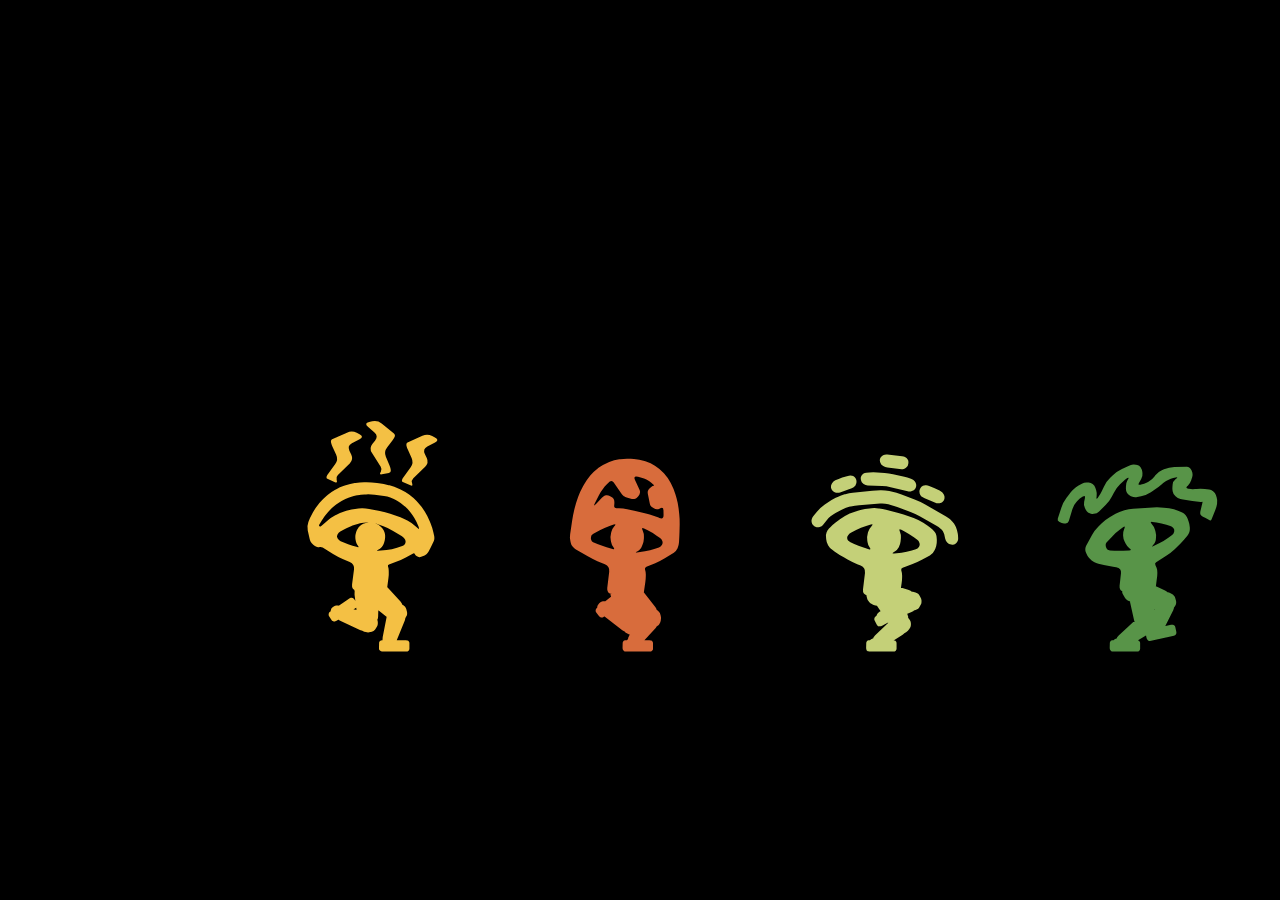
<file: Event Scene.html>
<!doctype html><html lang="en"><head><meta charset="utf-8"><meta name="viewport" content="width=device-width,initial-scale=1"><title>Little Scenes — Event playback</title><style>html,body{margin:0;width:100%;height:100%;overflow:hidden;background:#000}canvas{display:block;width:100%;height:100%;transform-origin:0 0}:fullscreen{cursor:none}</style></head><body><canvas id="screen" width="1920" height="1080" aria-label="Event animation. Click for fullscreen. Space pauses, R restarts, B blacks out."></canvas><script>// Extracted from the user-supplied Forme_TPR PDF. Original contour winding is preserved.
globalThis.CharacterArtwork = [{"name":"Spark","polygons":[[[0.23773,-0.39278],[0.22835,-0.38651],[0.2174,-0.38022],[0.20507,-0.37398],[0.19153,-0.36783],[0.17697,-0.36183],[0.16154,-0.35603],[0.14544,-0.35049],[0.12883,-0.34527],[0.1119,-0.34041],[0.09482,-0.33598],[0.07777,-0.33202],[0.06091,-0.32859],[0.04444,-0.32575],[0.02852,-0.32354],[0.01333,-0.32203],[0.02578,-0.3277],[0.03708,-0.33468],[0.04716,-0.34297],[0.05596,-0.35259],[0.06342,-0.36353],[0.06948,-0.3758],[0.07408,-0.38941],[0.07716,-0.40436],[0.07866,-0.42067],[0.07851,-0.43834],[0.07666,-0.45737],[0.07374,-0.47141],[0.0691,-0.48445],[0.0629,-0.49646],[0.05527,-0.5074],[0.04636,-0.51725],[0.03633,-0.526],[0.02531,-0.5336],[0.01346,-0.54004],[0.00093,-0.54529],[-0.01215,-0.54932],[-0.02562,-0.55211],[-0.01102,-0.55022],[0.00394,-0.54773],[0.01917,-0.54469],[0.03458,-0.54114],[0.05009,-0.53712],[0.06563,-0.5327],[0.08111,-0.5279],[0.09644,-0.52277],[0.11156,-0.51737],[0.12638,-0.51173],[0.1274,-0.51132],[0.12842,-0.51092],[0.12943,-0.51053],[0.13042,-0.51015],[0.13181,-0.50958],[0.13321,-0.50903],[0.1346,-0.50847],[0.13599,-0.50791],[0.13698,-0.5075],[0.13796,-0.50709],[0.13894,-0.5067],[0.13993,-0.50632],[0.14132,-0.50575],[0.14271,-0.50517],[0.14411,-0.50458],[0.1455,-0.50397],[0.14644,-0.50357],[0.14736,-0.50318],[0.14828,-0.50279],[0.14922,-0.50239],[0.15065,-0.50177],[0.15208,-0.50115],[0.15352,-0.50052],[0.15495,-0.49988],[0.15578,-0.49951],[0.15662,-0.49914],[0.15746,-0.49877],[0.15829,-0.4984],[0.15996,-0.49765],[0.16161,-0.4969],[0.16326,-0.49614],[0.1649,-0.49539],[0.16543,-0.49515],[0.16596,-0.4949],[0.1665,-0.49466],[0.16703,-0.49441],[0.16919,-0.49342],[0.17133,-0.49241],[0.17345,-0.49139],[0.17555,-0.49037],[0.17603,-0.49013],[0.17651,-0.4899],[0.17698,-0.48968],[0.17746,-0.48944],[0.17906,-0.48866],[0.18065,-0.48789],[0.18221,-0.48713],[0.18375,-0.48638],[0.18448,-0.48601],[0.18522,-0.48564],[0.18596,-0.48527],[0.1867,-0.4849],[0.18796,-0.48428],[0.1892,-0.48365],[0.19044,-0.48301],[0.19167,-0.48239],[0.19245,-0.48198],[0.19323,-0.48157],[0.19401,-0.48116],[0.19478,-0.48075],[0.19592,-0.48015],[0.19704,-0.47955],[0.19816,-0.47895],[0.19926,-0.47835],[0.20004,-0.47794],[0.20082,-0.47752],[0.20158,-0.4771],[0.20232,-0.47665],[0.20338,-0.47608],[0.20442,-0.47551],[0.20545,-0.47493],[0.20648,-0.47436],[0.20721,-0.47395],[0.20795,-0.47353],[0.20869,-0.47311],[0.20943,-0.47267],[0.21041,-0.47209],[0.21139,-0.47152],[0.21238,-0.47095],[0.21336,-0.47037],[0.21406,-0.46996],[0.21475,-0.46955],[0.21545,-0.46914],[0.21615,-0.46873],[0.21709,-0.46816],[0.21803,-0.46758],[0.21895,-0.46701],[0.21986,-0.46644],[0.22051,-0.46604],[0.22115,-0.46565],[0.22178,-0.46525],[0.22243,-0.46485],[0.22333,-0.46428],[0.22423,-0.46371],[0.22511,-0.46313],[0.22598,-0.46256],[0.22656,-0.46219],[0.22712,-0.46182],[0.22768,-0.46145],[0.22822,-0.46108],[0.22915,-0.46047],[0.23004,-0.45985],[0.23091,-0.45924],[0.23177,-0.45862],[0.23222,-0.45833],[0.23267,-0.45802],[0.2331,-0.45772],[0.23352,-0.45742],[0.23478,-0.45652],[0.23602,-0.45562],[0.23722,-0.45472],[0.23839,-0.45382],[0.24658,-0.44504],[0.25144,-0.43451],[0.25297,-0.42312],[0.2512,-0.41177],[0.24611,-0.40136],[0.23773,-0.39279],[0.23773,-0.39278]],[[-0.31324,-0.43781],[-0.30446,-0.44506],[-0.29478,-0.45267],[-0.28425,-0.46055],[-0.27295,-0.46863],[-0.26095,-0.47681],[-0.24831,-0.485],[-0.23509,-0.49313],[-0.22138,-0.5011],[-0.20723,-0.50883],[-0.19271,-0.51623],[-0.17789,-0.52322],[-0.16284,-0.52971],[-0.14762,-0.53562],[-0.13231,-0.54085],[-0.11697,-0.54532],[-0.10166,-0.54895],[-0.08647,-0.55165],[-0.07144,-0.55333],[-0.05666,-0.55391],[-0.05559,-0.5539],[-0.05453,-0.55388],[-0.05346,-0.55387],[-0.0524,-0.55386],[-0.06761,-0.55267],[-0.08257,-0.54986],[-0.09708,-0.54537],[-0.11096,-0.53919],[-0.12399,-0.53127],[-0.13599,-0.52157],[-0.14498,-0.51202],[-0.15266,-0.5014],[-0.15904,-0.48989],[-0.16411,-0.47763],[-0.16789,-0.4648],[-0.17038,-0.45156],[-0.17159,-0.43807],[-0.1715,-0.4245],[-0.17014,-0.41099],[-0.16749,-0.39773],[-0.16358,-0.38487],[-0.15839,-0.37258],[-0.15194,-0.36101],[-0.14422,-0.35033],[-0.13524,-0.34071],[-0.12501,-0.3323],[-0.14139,-0.33476],[-0.15788,-0.33742],[-0.17437,-0.34029],[-0.19074,-0.34335],[-0.20688,-0.34659],[-0.22266,-0.35],[-0.23798,-0.35358],[-0.25272,-0.35731],[-0.26676,-0.36119],[-0.27998,-0.3652],[-0.29227,-0.36935],[-0.30351,-0.37361],[-0.31462,-0.38071],[-0.32218,-0.39083],[-0.32602,-0.4028],[-0.32593,-0.41541],[-0.32173,-0.42747],[-0.31324,-0.43781]],[[-0.4695,-0.46682],[-0.47661,-0.47171],[-0.48371,-0.4766],[-0.48218,-0.48168],[-0.48163,-0.48342],[-0.48004,-0.48806],[-0.47735,-0.49535],[-0.47349,-0.505],[-0.46838,-0.51676],[-0.46196,-0.53036],[-0.45416,-0.54551],[-0.4449,-0.56197],[-0.43413,-0.57945],[-0.42178,-0.59769],[-0.40777,-0.61642],[-0.39203,-0.63538],[-0.38165,-0.64685],[-0.37099,-0.65788],[-0.36007,-0.66846],[-0.34888,-0.6786],[-0.33742,-0.6883],[-0.3257,-0.69755],[-0.3137,-0.70635],[-0.30145,-0.71471],[-0.28893,-0.72262],[-0.27615,-0.73008],[-0.26311,-0.73709],[-0.24981,-0.74365],[-0.23625,-0.74977],[-0.22243,-0.75543],[-0.20836,-0.76065],[-0.19403,-0.76541],[-0.17945,-0.76972],[-0.16461,-0.77359],[-0.14953,-0.77699],[-0.13419,-0.77995],[-0.11861,-0.78245],[-0.10278,-0.7845],[-0.0867,-0.78609],[-0.07037,-0.78723],[-0.0538,-0.78792],[-0.03699,-0.78814],[-0.03644,-0.78814],[-0.02054,-0.7888],[-0.00485,-0.78891],[0.01061,-0.78849],[0.02585,-0.78753],[0.04087,-0.78603],[0.05566,-0.78399],[0.07022,-0.78141],[0.08456,-0.7783],[0.09866,-0.77465],[0.11254,-0.77047],[0.12618,-0.76575],[0.13959,-0.7605],[0.15277,-0.75471],[0.16572,-0.74839],[0.17842,-0.74154],[0.1909,-0.73416],[0.20313,-0.72624],[0.21513,-0.71779],[0.22688,-0.70882],[0.2384,-0.69931],[0.24967,-0.68927],[0.2607,-0.67871],[0.27148,-0.66762],[0.28202,-0.65599],[0.29231,-0.64385],[0.30284,-0.63052],[0.31261,-0.61721],[0.32164,-0.60403],[0.32996,-0.59107],[0.33757,-0.57841],[0.3445,-0.56615],[0.35077,-0.55439],[0.35639,-0.54321],[0.36138,-0.53271],[0.36022,-0.53432],[0.35904,-0.53585],[0.35784,-0.53728],[0.35662,-0.53861],[0.35408,-0.54117],[0.35148,-0.54367],[0.34882,-0.54615],[0.34613,-0.54861],[0.34521,-0.54942],[0.34427,-0.5502],[0.34333,-0.55098],[0.34242,-0.55178],[0.34057,-0.55337],[0.33871,-0.55494],[0.33684,-0.55648],[0.33493,-0.55801],[0.33377,-0.5589],[0.33257,-0.55979],[0.33137,-0.56067],[0.33018,-0.56156],[0.32841,-0.56288],[0.32665,-0.56421],[0.32487,-0.56552],[0.32308,-0.56681],[0.32175,-0.56771],[0.32042,-0.56861],[0.31907,-0.56951],[0.31772,-0.57041],[0.31596,-0.5716],[0.31418,-0.57278],[0.31239,-0.57396],[0.31056,-0.57511],[0.30913,-0.576],[0.30769,-0.57685],[0.30626,-0.5777],[0.30483,-0.57855],[0.30301,-0.57965],[0.30119,-0.58073],[0.29935,-0.5818],[0.2975,-0.58287],[0.29599,-0.58371],[0.29447,-0.58453],[0.29296,-0.58534],[0.29144,-0.58615],[0.28956,-0.58714],[0.28769,-0.58814],[0.28581,-0.58915],[0.2839,-0.59014],[0.2823,-0.59094],[0.2807,-0.59171],[0.27911,-0.59248],[0.27751,-0.59325],[0.27559,-0.59418],[0.27368,-0.5951],[0.27175,-0.59601],[0.2698,-0.59691],[0.26816,-0.59765],[0.2665,-0.59839],[0.26484,-0.59913],[0.26319,-0.59986],[0.26122,-0.60072],[0.25926,-0.60158],[0.25729,-0.60242],[0.25532,-0.60325],[0.25363,-0.60395],[0.25193,-0.60464],[0.25021,-0.60532],[0.24849,-0.60598],[0.24649,-0.60677],[0.24447,-0.60756],[0.24245,-0.60834],[0.24041,-0.6091],[0.23868,-0.60974],[0.23694,-0.61038],[0.2352,-0.61102],[0.23347,-0.61166],[0.23141,-0.6124],[0.22934,-0.61313],[0.22728,-0.61385],[0.22522,-0.61456],[0.22346,-0.61517],[0.22169,-0.61576],[0.21993,-0.61633],[0.21817,-0.61691],[0.21607,-0.6176],[0.21396,-0.61827],[0.21185,-0.61893],[0.20976,-0.61959],[0.20796,-0.62015],[0.20618,-0.6207],[0.20439,-0.62124],[0.2026,-0.62177],[0.20046,-0.62242],[0.19831,-0.62304],[0.19616,-0.62365],[0.19402,-0.62423],[0.19223,-0.62473],[0.19044,-0.62524],[0.18866,-0.62575],[0.18686,-0.62625],[0.18466,-0.62686],[0.18246,-0.62744],[0.18027,-0.628],[0.17807,-0.62855],[0.1763,-0.629],[0.17453,-0.62945],[0.17276,-0.6299],[0.17096,-0.63035],[0.16871,-0.63092],[0.16646,-0.63146],[0.1642,-0.632],[0.16195,-0.63254],[0.16019,-0.63295],[0.15845,-0.63336],[0.15671,-0.63377],[0.15495,-0.63417],[0.15265,-0.6347],[0.15034,-0.63521],[0.14802,-0.6357],[0.14572,-0.6362],[0.14403,-0.63657],[0.14233,-0.63693],[0.14063,-0.6373],[0.13895,-0.63767],[0.13654,-0.63816],[0.13414,-0.63865],[0.13174,-0.63912],[0.12933,-0.63958],[0.12798,-0.63986],[0.12662,-0.64013],[0.12527,-0.6404],[0.12392,-0.64068],[0.10585,-0.64395],[0.08792,-0.64689],[0.07022,-0.64953],[0.0528,-0.65191],[0.03576,-0.65404],[0.01915,-0.65596],[0.00305,-0.6577],[-0.01246,-0.65927],[-0.0273,-0.66072],[-0.04142,-0.66208],[-0.05473,-0.66335],[-0.06715,-0.66459],[-0.07862,-0.66581],[-0.09456,-0.66702],[-0.11085,-0.66714],[-0.12742,-0.66626],[-0.14419,-0.66444],[-0.16109,-0.66174],[-0.17804,-0.65824],[-0.19496,-0.654],[-0.21179,-0.6491],[-0.22843,-0.6436],[-0.24483,-0.63756],[-0.26089,-0.63107],[-0.27655,-0.62419],[-0.29173,-0.61698],[-0.30636,-0.60951],[-0.32035,-0.60186],[-0.33364,-0.59409],[-0.34615,-0.58627],[-0.35779,-0.57847],[-0.36851,-0.57076],[-0.37821,-0.56321],[-0.38682,-0.55588],[-0.39428,-0.54884],[-0.40049,-0.54216],[-0.40793,-0.53388],[-0.41693,-0.52432],[-0.42702,-0.51375],[-0.43777,-0.50246],[-0.44871,-0.49069],[-0.45941,-0.47872],[-0.46939,-0.46682],[-0.4695,-0.46682]],[[0.37755,-0.48753],[0.37687,-0.49114],[0.37614,-0.49469],[0.37535,-0.49817],[0.37449,-0.50157],[0.37598,-0.49762],[0.37724,-0.49413],[0.37829,-0.49113],[0.37913,-0.48862],[0.37755,-0.48753]],[[0.48535,-0.49354],[0.48491,-0.49529],[0.4844,-0.4974],[0.4832,-0.50192],[0.48127,-0.50867],[0.47854,-0.51748],[0.47496,-0.52817],[0.47048,-0.54057],[0.46502,-0.5545],[0.45854,-0.56979],[0.45097,-0.58625],[0.44226,-0.60373],[0.43235,-0.62203],[0.42119,-0.641],[0.40871,-0.66044],[0.39485,-0.68019],[0.37957,-0.70007],[0.37266,-0.70846],[0.3654,-0.71691],[0.35778,-0.7254],[0.34979,-0.7339],[0.34142,-0.7424],[0.33268,-0.75086],[0.32355,-0.75927],[0.31404,-0.7676],[0.30413,-0.77584],[0.29382,-0.78395],[0.2831,-0.79192],[0.27197,-0.79973],[0.26043,-0.80734],[0.24846,-0.81475],[0.23606,-0.82192],[0.22323,-0.82883],[0.20996,-0.83546],[0.19625,-0.8418],[0.18208,-0.84781],[0.16746,-0.85347],[0.15238,-0.85876],[0.13683,-0.86367],[0.1208,-0.86815],[0.1043,-0.87221],[0.08732,-0.8758],[0.06984,-0.87891],[0.05187,-0.88151],[0.0334,-0.88359],[0.01442,-0.88512],[-0.00506,-0.88608],[-0.02507,-0.88644],[-0.0456,-0.88619],[-0.06666,-0.88529],[-0.08732,-0.88498],[-0.10741,-0.88408],[-0.12695,-0.88261],[-0.14594,-0.8806],[-0.16439,-0.87806],[-0.18231,-0.87502],[-0.1997,-0.8715],[-0.21657,-0.86752],[-0.23292,-0.8631],[-0.24877,-0.85826],[-0.26412,-0.85303],[-0.27898,-0.84742],[-0.29336,-0.84146],[-0.30725,-0.83517],[-0.32068,-0.82857],[-0.33364,-0.82168],[-0.34615,-0.81452],[-0.3582,-0.80712],[-0.36982,-0.7995],[-0.381,-0.79167],[-0.39175,-0.78366],[-0.40208,-0.7755],[-0.41199,-0.76719],[-0.4215,-0.75877],[-0.43061,-0.75025],[-0.43933,-0.74166],[-0.44766,-0.73302],[-0.45561,-0.72435],[-0.46319,-0.71567],[-0.47041,-0.70699],[-0.47727,-0.69836],[-0.48377,-0.68978],[-0.48994,-0.68127],[-0.50349,-0.66119],[-0.51565,-0.64132],[-0.52649,-0.62181],[-0.53608,-0.60285],[-0.54448,-0.58458],[-0.55177,-0.56719],[-0.55801,-0.55084],[-0.56328,-0.53568],[-0.56763,-0.5219],[-0.57115,-0.50965],[-0.5739,-0.49911],[-0.57594,-0.49043],[-0.57736,-0.48378],[-0.57821,-0.47933],[-0.57856,-0.47725],[-0.57982,-0.46961],[-0.581,-0.46463],[-0.58142,-0.45953],[-0.58103,-0.45438],[-0.57982,-0.44928],[-0.57522,-0.43509],[-0.57067,-0.42085],[-0.56609,-0.4066],[-0.56139,-0.39239],[-0.55647,-0.37828],[-0.55124,-0.36432],[-0.54561,-0.35055],[-0.53904,-0.33639],[-0.53257,-0.32657],[-0.52399,-0.31861],[-0.51108,-0.31001],[-0.50336,-0.3056],[-0.4916,-0.2993],[-0.48001,-0.29353],[-0.47278,-0.29072],[-0.46694,-0.29146],[-0.45894,-0.2942],[-0.45039,-0.29804],[-0.44289,-0.30203],[-0.43131,-0.29582],[-0.4194,-0.28957],[-0.40716,-0.28329],[-0.39459,-0.27701],[-0.38172,-0.27073],[-0.36853,-0.26449],[-0.35503,-0.25831],[-0.34124,-0.25219],[-0.32715,-0.24616],[-0.31277,-0.24024],[-0.2981,-0.23445],[-0.28315,-0.22881],[-0.26793,-0.22333],[-0.25244,-0.21804],[-0.23668,-0.21296],[-0.22066,-0.2081],[-0.20438,-0.20348],[-0.18786,-0.19912],[-0.17109,-0.19505],[-0.15408,-0.19128],[-0.15602,-0.18454],[-0.15814,-0.17709],[-0.16042,-0.16896],[-0.16284,-0.16016],[-0.1654,-0.15072],[-0.16809,-0.14065],[-0.17089,-0.12997],[-0.17379,-0.1187],[-0.17678,-0.10686],[-0.17985,-0.09448],[-0.18298,-0.08156],[-0.18616,-0.06813],[-0.18939,-0.0542],[-0.19264,-0.03981],[-0.19592,-0.02496],[-0.19919,-0.00967],[-0.20246,0.00603],[-0.20572,0.02213],[-0.20894,0.0386],[-0.21212,0.05544],[-0.21524,0.07261],[-0.2183,0.0901],[-0.22128,0.10789],[-0.22417,0.12596],[-0.22696,0.1443],[-0.22963,0.16288],[-0.23218,0.18168],[-0.23458,0.20068],[-0.23684,0.21987],[-0.23894,0.23923],[-0.24086,0.25873],[-0.2426,0.27836],[-0.24414,0.2981],[-0.24547,0.31792],[-0.24657,0.33782],[-0.24745,0.35777],[-0.24808,0.37774],[-0.24845,0.39773],[-0.24855,0.41772],[-0.26841,0.42272],[-0.28454,0.4262],[-0.29732,0.42882],[-0.30711,0.43126],[-0.3143,0.43418],[-0.31924,0.43826],[-0.32233,0.44417],[-0.32392,0.45259],[-0.32439,0.46418],[-0.32411,0.47962],[-0.32137,0.49187],[-0.31446,0.50174],[-0.30415,0.50946],[-0.29121,0.51529],[-0.27638,0.51946],[-0.26044,0.52223],[-0.24415,0.52383],[-0.22827,0.52451],[-0.21357,0.52452],[-0.20081,0.52411],[-0.19074,0.5235],[-0.18415,0.52296],[-0.18178,0.52273],[-0.17968,0.52263],[-0.17386,0.5222],[-0.16504,0.52128],[-0.15394,0.51967],[-0.14128,0.51721],[-0.12777,0.51371],[-0.11414,0.50899],[-0.1011,0.50288],[-0.08938,0.4952],[-0.07969,0.48576],[-0.07275,0.47439],[-0.06927,0.46091],[-0.06999,0.44514],[-0.07174,0.43379],[-0.0731,0.4214],[-0.07408,0.40808],[-0.07467,0.39393],[-0.07489,0.37903],[-0.07472,0.36349],[-0.07416,0.3474],[-0.07323,0.33086],[-0.07192,0.31397],[-0.07023,0.29683],[-0.06816,0.27952],[-0.06572,0.26216],[-0.0629,0.24483],[-0.0597,0.22763],[-0.05613,0.21066],[-0.05219,0.19402],[-0.04787,0.1778],[-0.04318,0.16211],[-0.03812,0.14703],[-0.03269,0.13267],[-0.02689,0.11912],[-0.02072,0.10647],[-0.01418,0.09484],[-0.00727,0.0843],[0.0,0.07497],[0.00796,0.09403],[0.01493,0.11292],[0.02097,0.13161],[0.02615,0.15006],[0.03052,0.16825],[0.03415,0.18613],[0.0371,0.20367],[0.03943,0.22083],[0.0412,0.23759],[0.04248,0.2539],[0.04331,0.26973],[0.04378,0.28504],[0.04393,0.29981],[0.04383,0.31399],[0.04354,0.32755],[0.04311,0.34046],[0.04263,0.35268],[0.04213,0.36417],[0.04169,0.37491],[0.04136,0.38484],[0.04122,0.39395],[0.04131,0.4022],[0.04173,0.41778],[0.04228,0.43317],[0.04323,0.44809],[0.04487,0.4623],[0.04747,0.47553],[0.05133,0.48753],[0.05672,0.49805],[0.06393,0.50682],[0.07323,0.51359],[0.08492,0.51811],[0.09928,0.52011],[0.11209,0.5206],[0.1271,0.52111],[0.14385,0.52158],[0.16189,0.52196],[0.18078,0.52219],[0.20007,0.52222],[0.21932,0.522],[0.23807,0.52147],[0.25588,0.52058],[0.27229,0.51928],[0.28687,0.5175],[0.29917,0.51521],[0.30874,0.51233],[0.31512,0.50883],[0.31788,0.50464],[0.32025,0.49363],[0.32323,0.48089],[0.32579,0.46758],[0.32689,0.45485],[0.32549,0.44387],[0.32054,0.43579],[0.311,0.43176],[0.28939,0.42809],[0.26956,0.42364],[0.25505,0.41989],[0.24942,0.41832],[0.24935,0.4174],[0.24914,0.41472],[0.24879,0.41034],[0.24829,0.40435],[0.24766,0.39684],[0.24688,0.38787],[0.24596,0.37754],[0.24491,0.36592],[0.24371,0.35309],[0.24237,0.33914],[0.24089,0.32414],[0.23928,0.30818],[0.23752,0.29134],[0.23562,0.2737],[0.23358,0.25533],[0.2314,0.23633],[0.22909,0.21677],[0.22663,0.19673],[0.22404,0.17629],[0.2213,0.15554],[0.21843,0.13455],[0.21542,0.1134],[0.21227,0.09219],[0.20898,0.07098],[0.20555,0.04986],[0.20198,0.02891],[0.19828,0.0082],[0.19444,-0.01217],[0.19046,-0.03213],[0.18634,-0.05159],[0.18208,-0.07048],[0.17769,-0.08872],[0.17316,-0.10622],[0.16849,-0.12291],[0.16368,-0.13869],[0.15874,-0.1535],[0.15366,-0.16725],[0.14845,-0.17986],[0.14309,-0.19125],[0.1376,-0.20134],[0.13198,-0.21005],[0.12621,-0.21729],[0.14133,-0.22408],[0.15627,-0.23122],[0.17102,-0.23866],[0.18554,-0.24636],[0.19982,-0.25429],[0.21384,-0.26239],[0.22756,-0.27064],[0.24096,-0.27899],[0.25402,-0.28741],[0.26673,-0.29584],[0.27904,-0.30425],[0.29094,-0.3126],[0.3024,-0.32085],[0.31341,-0.32896],[0.32393,-0.33689],[0.33395,-0.34459],[0.33532,-0.33931],[0.33753,-0.33434],[0.34058,-0.3298],[0.34444,-0.3258],[0.34472,-0.32555],[0.345,-0.32532],[0.34525,-0.32511],[0.34548,-0.32492],[0.35233,-0.32064],[0.36224,-0.31575],[0.37232,-0.3119],[0.37973,-0.31072],[0.38696,-0.31351],[0.39854,-0.31928],[0.41029,-0.32559],[0.41804,-0.33001],[0.43094,-0.33863],[0.43952,-0.34659],[0.44599,-0.35639],[0.45257,-0.37055],[0.45819,-0.38431],[0.46342,-0.39827],[0.46834,-0.41237],[0.47304,-0.42657],[0.47762,-0.44082],[0.48217,-0.45507],[0.48677,-0.46928],[0.48815,-0.47541],[0.48833,-0.48158],[0.48735,-0.48763],[0.4853,-0.49343],[0.48535,-0.49354]],[[-0.46256,-0.873],[-0.45634,-0.8704],[-0.44328,-0.86624],[-0.42604,-0.86115],[-0.40722,-0.85579],[-0.38946,-0.85081],[-0.37538,-0.84686],[-0.3676,-0.84459],[-0.36758,-0.84867],[-0.37359,-0.86048],[-0.38182,-0.87516],[-0.38844,-0.88784],[-0.38962,-0.89365],[-0.37957,-0.90608],[-0.36952,-0.91851],[-0.35948,-0.93093],[-0.34943,-0.94336],[-0.33938,-0.95579],[-0.32933,-0.96822],[-0.31928,-0.98065],[-0.30923,-0.99307],[-0.29918,-1.0055],[-0.28913,-1.01793],[-0.27908,-1.03036],[-0.26903,-1.04279],[-0.25898,-1.05521],[-0.26644,-1.06736],[-0.27389,-1.07951],[-0.28135,-1.09166],[-0.2888,-1.10381],[-0.29626,-1.11595],[-0.30371,-1.1281],[-0.31117,-1.14025],[-0.31862,-1.1524],[-0.32608,-1.16455],[-0.31392,-1.17294],[-0.30176,-1.18133],[-0.2896,-1.18973],[-0.27744,-1.19812],[-0.26528,-1.20652],[-0.25312,-1.21491],[-0.24096,-1.22331],[-0.2288,-1.2317],[-0.21664,-1.24009],[-0.20448,-1.24849],[-0.19233,-1.25688],[-0.20597,-1.26179],[-0.21962,-1.2667],[-0.23326,-1.27162],[-0.24691,-1.27653],[-0.26055,-1.28144],[-0.2742,-1.28635],[-0.28785,-1.29126],[-0.30149,-1.29617],[-0.30906,-1.29244],[-0.32048,-1.2862],[-0.33492,-1.27797],[-0.35154,-1.26825],[-0.36951,-1.25757],[-0.38799,-1.24644],[-0.40616,-1.23539],[-0.42317,-1.22492],[-0.4382,-1.21556],[-0.45042,-1.20783],[-0.45898,-1.20223],[-0.46306,-1.1993],[-0.46597,-1.19281],[-0.46508,-1.18305],[-0.461,-1.17065],[-0.45439,-1.15624],[-0.44586,-1.14046],[-0.43604,-1.12394],[-0.42558,-1.10732],[-0.4151,-1.09122],[-0.40524,-1.07629],[-0.39663,-1.06315],[-0.38989,-1.05244],[-0.38567,-1.0448],[-0.3846,-1.04085],[-0.38798,-1.03358],[-0.39367,-1.02319],[-0.40117,-1.01028],[-0.40997,-0.9955],[-0.41957,-0.97945],[-0.42947,-0.96276],[-0.43918,-0.94606],[-0.44817,-0.92997],[-0.45597,-0.91511],[-0.46205,-0.9021],[-0.46593,-0.89157],[-0.4671,-0.88414],[-0.46693,-0.8806],[-0.46655,-0.878],[-0.46532,-0.87568],[-0.46256,-0.873]],[[-0.14266,-1.16531],[-0.13261,-1.15288],[-0.12256,-1.14045],[-0.11251,-1.12803],[-0.10246,-1.1156],[-0.09241,-1.10317],[-0.08236,-1.09074],[-0.07232,-1.07831],[-0.06227,-1.06589],[-0.05222,-1.05346],[-0.04217,-1.04103],[-0.03212,-1.0286],[-0.02207,-1.01617],[-0.01202,-1.00375],[-0.01317,-0.99791],[-0.01978,-0.98523],[-0.02801,-0.97056],[-0.03404,-0.95876],[-0.03404,-0.95468],[-0.02626,-0.95695],[-0.01218,-0.96091],[0.00558,-0.96589],[0.02439,-0.97125],[0.04164,-0.97633],[0.05469,-0.9805],[0.06092,-0.98309],[0.06367,-0.98575],[0.06491,-0.98807],[0.06529,-0.99069],[0.06546,-0.99424],[0.0643,-1.00167],[0.06043,-1.01219],[0.05435,-1.0252],[0.04656,-1.04006],[0.03756,-1.05616],[0.02785,-1.07286],[0.01794,-1.08954],[0.00834,-1.10559],[-0.00047,-1.12038],[-0.00797,-1.13328],[-0.01366,-1.14368],[-0.01705,-1.15094],[-0.01597,-1.15489],[-0.01175,-1.16254],[-0.00501,-1.17325],[0.0036,-1.1864],[0.01346,-1.20133],[0.02394,-1.21743],[0.0344,-1.23406],[0.04421,-1.25058],[0.05274,-1.26636],[0.05936,-1.28076],[0.06343,-1.29316],[0.06433,-1.30291],[0.06141,-1.30939],[0.05732,-1.31233],[0.04875,-1.31792],[0.03653,-1.32566],[0.02149,-1.33502],[0.00447,-1.34548],[-0.01369,-1.35654],[-0.03218,-1.36766],[-0.05014,-1.37834],[-0.06675,-1.38806],[-0.08118,-1.3963],[-0.09259,-1.40254],[-0.10015,-1.40626],[-0.1138,-1.40135],[-0.12744,-1.39644],[-0.14109,-1.39153],[-0.15473,-1.38662],[-0.16838,-1.38171],[-0.18203,-1.3768],[-0.19567,-1.37189],[-0.20932,-1.36698],[-0.19716,-1.35858],[-0.185,-1.35019],[-0.17284,-1.3418],[-0.16068,-1.3334],[-0.14852,-1.32501],[-0.13636,-1.31661],[-0.1242,-1.30822],[-0.11204,-1.29982],[-0.09988,-1.29143],[-0.08772,-1.28303],[-0.07556,-1.27464],[-0.08302,-1.26249],[-0.09047,-1.25034],[-0.09793,-1.2382],[-0.10538,-1.22605],[-0.11284,-1.2139],[-0.12029,-1.20175],[-0.12775,-1.18961],[-0.1352,-1.17746],[-0.14266,-1.16531]],[[0.16484,-0.91982],[0.17107,-0.91723],[0.18412,-0.91306],[0.20137,-0.90797],[0.22019,-0.90262],[0.23795,-0.89764],[0.25203,-0.89368],[0.2598,-0.89141],[0.25983,-0.89549],[0.25382,-0.9073],[0.24558,-0.92198],[0.23896,-0.93466],[0.23778,-0.94048],[0.24783,-0.9529],[0.25788,-0.96533],[0.26793,-0.97776],[0.27798,-0.99019],[0.28803,-1.00262],[0.29808,-1.01504],[0.30813,-1.02747],[0.31818,-1.0399],[0.32823,-1.05233],[0.33828,-1.06476],[0.34833,-1.07718],[0.35837,-1.08961],[0.36842,-1.10204],[0.36097,-1.11419],[0.35351,-1.12634],[0.34606,-1.13848],[0.3386,-1.15063],[0.33115,-1.16278],[0.32369,-1.17493],[0.31624,-1.18707],[0.30878,-1.19922],[0.30133,-1.21137],[0.31349,-1.21976],[0.32565,-1.22816],[0.33781,-1.23655],[0.34997,-1.24495],[0.36213,-1.25334],[0.37429,-1.26174],[0.38644,-1.27013],[0.3986,-1.27853],[0.41076,-1.28692],[0.42292,-1.29531],[0.43508,-1.30371],[0.42144,-1.30862],[0.40779,-1.31353],[0.39414,-1.31844],[0.3805,-1.32335],[0.36685,-1.32826],[0.35321,-1.33317],[0.33956,-1.33808],[0.32592,-1.34299],[0.31835,-1.33927],[0.30692,-1.33303],[0.29249,-1.32479],[0.27587,-1.31507],[0.2579,-1.30439],[0.23942,-1.29327],[0.22125,-1.28221],[0.20423,-1.27175],[0.1892,-1.26239],[0.17699,-1.25465],[0.16843,-1.24906],[0.16435,-1.24612],[0.16144,-1.23963],[0.16233,-1.22987],[0.1664,-1.21747],[0.17302,-1.20306],[0.18155,-1.18728],[0.19136,-1.17077],[0.20183,-1.15414],[0.2123,-1.13805],[0.22216,-1.12311],[0.23078,-1.10998],[0.23751,-1.09927],[0.24173,-1.09162],[0.24281,-1.08767],[0.23943,-1.08041],[0.23374,-1.07001],[0.22624,-1.05711],[0.21744,-1.04232],[0.20784,-1.02627],[0.19793,-1.00959],[0.18823,-0.99288],[0.17923,-0.97679],[0.17144,-0.96193],[0.16535,-0.94892],[0.16148,-0.9384],[0.16031,-0.93097],[0.16048,-0.92743],[0.16085,-0.92482],[0.16209,-0.9225],[0.16484,-0.91982]]],"top":-1.40626,"bottom":0.52452},{"name":"Orbit","polygons":[[[0.24811,-0.41016],[0.23932,-0.40423],[0.22917,-0.39828],[0.21782,-0.39236],[0.20539,-0.38652],[0.19202,-0.38078],[0.17784,-0.3752],[0.163,-0.36981],[0.14763,-0.36466],[0.13187,-0.35979],[0.11585,-0.35523],[0.09971,-0.35105],[0.08358,-0.34726],[0.06761,-0.34392],[0.05192,-0.34107],[0.03666,-0.33875],[0.04854,-0.34496],[0.05939,-0.3523],[0.06918,-0.3608],[0.07784,-0.37044],[0.08534,-0.38123],[0.09163,-0.39318],[0.09666,-0.4063],[0.10039,-0.42058],[0.10277,-0.43604],[0.10376,-0.45267],[0.1033,-0.47049],[0.10135,-0.48949],[0.09813,-0.50512],[0.09304,-0.51965],[0.08624,-0.53306],[0.07788,-0.54531],[0.06813,-0.55637],[0.08529,-0.55104],[0.10228,-0.54533],[0.119,-0.5393],[0.13535,-0.533],[0.15122,-0.5265],[0.16651,-0.51984],[0.18112,-0.5131],[0.19495,-0.50632],[0.2079,-0.49956],[0.21986,-0.49288],[0.23074,-0.48635],[0.24043,-0.48001],[0.24882,-0.47392],[0.25738,-0.46474],[0.26245,-0.45374],[0.26406,-0.44184],[0.2622,-0.42998],[0.25688,-0.41911],[0.24811,-0.41016]],[[-0.32728,-0.4572],[-0.31805,-0.46482],[-0.30787,-0.47283],[-0.29679,-0.48112],[-0.2849,-0.48961],[-0.27227,-0.49821],[-0.25896,-0.50682],[-0.24505,-0.51535],[-0.23061,-0.52372],[-0.21572,-0.53182],[-0.20044,-0.53957],[-0.18485,-0.54688],[-0.16902,-0.55365],[-0.15302,-0.5598],[-0.13692,-0.56522],[-0.13775,-0.5645],[-0.13859,-0.5638],[-0.13943,-0.5631],[-0.14025,-0.56238],[-0.14947,-0.55273],[-0.15749,-0.54209],[-0.16432,-0.5306],[-0.16997,-0.51839],[-0.17444,-0.5056],[-0.17773,-0.49235],[-0.17984,-0.47878],[-0.18079,-0.46502],[-0.18056,-0.45121],[-0.17916,-0.43747],[-0.1766,-0.42395],[-0.17288,-0.41077],[-0.168,-0.39806],[-0.16196,-0.38597],[-0.15478,-0.37462],[-0.14644,-0.36414],[-0.13695,-0.35467],[-0.12632,-0.34634],[-0.1424,-0.3487],[-0.15862,-0.35126],[-0.17487,-0.354],[-0.19106,-0.35693],[-0.20709,-0.36003],[-0.22285,-0.3633],[-0.23823,-0.36672],[-0.25315,-0.37029],[-0.2675,-0.374],[-0.28117,-0.37785],[-0.29406,-0.38182],[-0.30608,-0.38591],[-0.31712,-0.39011],[-0.32872,-0.39752],[-0.33662,-0.4081],[-0.34062,-0.4206],[-0.34053,-0.43379],[-0.33615,-0.4464],[-0.32728,-0.4572],[-0.32728,-0.4572]],[[0.14332,-0.91223],[0.13935,-0.91155],[0.13563,-0.91075],[0.13235,-0.90983],[0.12971,-0.90879],[0.12263,-0.90224],[0.10835,-0.88839],[0.09423,-0.87449],[0.08764,-0.86775],[0.08725,-0.86546],[0.08744,-0.8623],[0.08795,-0.85904],[0.08851,-0.85644],[0.09208,-0.84304],[0.09638,-0.82872],[0.10116,-0.81395],[0.10616,-0.7992],[0.11112,-0.78492],[0.11578,-0.77159],[0.11844,-0.76365],[0.12196,-0.75351],[0.1259,-0.74387],[0.12982,-0.73744],[0.13886,-0.73173],[0.1556,-0.72278],[0.17248,-0.71451],[0.18194,-0.71083],[0.18957,-0.71452],[0.20422,-0.72343],[0.22117,-0.73422],[0.23571,-0.74356],[0.23929,-0.7267],[0.24222,-0.71018],[0.24455,-0.69412],[0.24634,-0.67864],[0.24764,-0.66384],[0.24852,-0.64983],[0.24904,-0.63674],[0.23315,-0.64237],[0.21698,-0.64759],[0.20059,-0.6524],[0.18404,-0.65683],[0.16736,-0.6609],[0.15062,-0.66464],[0.13388,-0.66806],[0.11717,-0.67118],[0.10057,-0.67403],[0.08411,-0.67662],[0.06785,-0.67898],[0.05185,-0.68112],[0.03616,-0.68307],[0.02083,-0.68485],[0.00592,-0.68647],[-0.00852,-0.68796],[-0.02245,-0.68935],[-0.0358,-0.69064],[-0.04852,-0.69186],[-0.06056,-0.69303],[-0.07187,-0.69418],[-0.08239,-0.69531],[-0.09698,-0.69647],[-0.11186,-0.69675],[-0.12699,-0.6962],[-0.14229,-0.69488],[-0.15774,-0.69284],[-0.17326,-0.69012],[-0.17231,-0.7071],[-0.17236,-0.72362],[-0.17333,-0.73882],[-0.17512,-0.75182],[-0.17766,-0.76176],[-0.18085,-0.76776],[-0.18598,-0.77179],[-0.19474,-0.77767],[-0.20393,-0.78336],[-0.21036,-0.78683],[-0.21732,-0.78944],[-0.22724,-0.79194],[-0.239,-0.79299],[-0.2515,-0.79126],[-0.25817,-0.7881],[-0.26624,-0.7821],[-0.27543,-0.77364],[-0.28552,-0.76307],[-0.29625,-0.75076],[-0.30738,-0.73708],[-0.31865,-0.72239],[-0.32983,-0.70705],[-0.34065,-0.69144],[-0.35089,-0.67592],[-0.34686,-0.69001],[-0.34253,-0.70425],[-0.3379,-0.7186],[-0.33295,-0.73301],[-0.32767,-0.74743],[-0.32206,-0.76181],[-0.3161,-0.77611],[-0.30978,-0.79029],[-0.3031,-0.80429],[-0.29604,-0.81808],[-0.28859,-0.8316],[-0.28075,-0.8448],[-0.2725,-0.85765],[-0.26384,-0.8701],[-0.25476,-0.88209],[-0.24523,-0.89359],[-0.23527,-0.90454],[-0.22485,-0.9149],[-0.21396,-0.92463],[-0.20538,-0.9133],[-0.19679,-0.90194],[-0.18818,-0.8906],[-0.1795,-0.87931],[-0.17074,-0.86809],[-0.16185,-0.857],[-0.15281,-0.84605],[-0.14358,-0.83529],[-0.13414,-0.82475],[-0.12186,-0.81195],[-0.11146,-0.80302],[-0.10089,-0.79681],[-0.08808,-0.79218],[-0.07097,-0.78798],[-0.05896,-0.78579],[-0.04088,-0.78299],[-0.02325,-0.78081],[-0.01262,-0.7805],[-0.00355,-0.78538],[0.00775,-0.79497],[0.01835,-0.80581],[0.0253,-0.81448],[0.02869,-0.82068],[0.03263,-0.82944],[0.03549,-0.83815],[0.03562,-0.8442],[0.02765,-0.85756],[0.01968,-0.87092],[0.01171,-0.88428],[0.00374,-0.89764],[-0.00423,-0.911],[-0.01221,-0.92436],[-0.02018,-0.93772],[-0.02815,-0.95107],[-0.03612,-0.96443],[-0.04409,-0.97779],[-0.0251,-0.97706],[-0.00693,-0.97548],[0.01042,-0.97308],[0.02698,-0.96992],[0.04276,-0.96601],[0.05778,-0.96139],[0.07207,-0.9561],[0.08564,-0.95017],[0.0985,-0.94363],[0.11068,-0.93653],[0.1222,-0.92888],[0.13307,-0.92073],[0.14332,-0.91212],[0.14332,-0.91223]],[[0.39312,-0.5143],[0.39246,-0.52026],[0.39247,-0.52061],[0.39249,-0.52164],[0.3925,-0.52334],[0.39251,-0.52569],[0.3925,-0.52867],[0.39247,-0.53225],[0.39241,-0.53642],[0.39231,-0.54116],[0.39216,-0.54644],[0.39195,-0.55226],[0.39169,-0.55858],[0.39135,-0.56539],[0.39093,-0.57266],[0.39043,-0.58039],[0.38983,-0.58854],[0.38912,-0.5971],[0.38831,-0.60605],[0.38738,-0.61537],[0.38632,-0.62504],[0.38513,-0.63504],[0.38379,-0.64535],[0.38231,-0.65594],[0.38066,-0.66681],[0.37885,-0.67793],[0.37686,-0.68928],[0.3747,-0.70083],[0.37234,-0.71258],[0.36978,-0.7245],[0.36702,-0.73657],[0.36404,-0.74877],[0.36085,-0.76109],[0.35742,-0.77349],[0.35375,-0.78596],[0.34984,-0.79849],[0.34567,-0.81105],[0.34125,-0.82362],[0.33655,-0.83618],[0.33157,-0.84872],[0.32631,-0.86121],[0.32076,-0.87363],[0.31491,-0.88596],[0.30874,-0.89819],[0.30226,-0.91029],[0.29545,-0.92224],[0.28831,-0.93403],[0.28083,-0.94563],[0.273,-0.95702],[0.26481,-0.96819],[0.25626,-0.97911],[0.24734,-0.98977],[0.23803,-1.00014],[0.22834,-1.01021],[0.21825,-1.01995],[0.20775,-1.02935],[0.19684,-1.03838],[0.18551,-1.04702],[0.17376,-1.05527],[0.16156,-1.06308],[0.14892,-1.07046],[0.13583,-1.07737],[0.12228,-1.0838],[0.10826,-1.08972],[0.09377,-1.09512],[0.07879,-1.09998],[0.06332,-1.10427],[0.04735,-1.10798],[0.03087,-1.11109],[0.01387,-1.11357],[-0.00365,-1.11542],[-0.0217,-1.1166],[-0.04029,-1.1171],[-0.05943,-1.11689],[-0.07912,-1.11597],[-0.09937,-1.1143],[-0.1202,-1.11187],[-0.14001,-1.10882],[-0.15913,-1.10502],[-0.1776,-1.10052],[-0.19541,-1.09533],[-0.21257,-1.08949],[-0.22911,-1.08301],[-0.24503,-1.07591],[-0.26035,-1.06823],[-0.27506,-1.05999],[-0.2892,-1.05121],[-0.30276,-1.04192],[-0.31576,-1.03214],[-0.32822,-1.0219],[-0.34013,-1.01122],[-0.35152,-1.00012],[-0.3624,-0.98863],[-0.37278,-0.97678],[-0.38266,-0.96459],[-0.39207,-0.95209],[-0.40101,-0.93929],[-0.4095,-0.92623],[-0.41754,-0.91292],[-0.42515,-0.8994],[-0.43233,-0.88569],[-0.43911,-0.8718],[-0.4455,-0.85778],[-0.45149,-0.84363],[-0.45712,-0.82939],[-0.46238,-0.81509],[-0.46729,-0.80073],[-0.47186,-0.78636],[-0.4761,-0.77199],[-0.48003,-0.75765],[-0.48365,-0.74336],[-0.48698,-0.72915],[-0.49003,-0.71505],[-0.49281,-0.70107],[-0.49534,-0.68724],[-0.49761,-0.6736],[-0.49966,-0.66015],[-0.50148,-0.64692],[-0.50309,-0.63395],[-0.5045,-0.62126],[-0.50572,-0.60886],[-0.50676,-0.59679],[-0.50765,-0.58506],[-0.50837,-0.57371],[-0.50896,-0.56276],[-0.50942,-0.55223],[-0.50976,-0.54215],[-0.50999,-0.53254],[-0.51013,-0.52343],[-0.51019,-0.51484],[-0.51017,-0.50679],[-0.5101,-0.49932],[-0.50998,-0.49244],[-0.50982,-0.48618],[-0.50963,-0.48056],[-0.50943,-0.47561],[-0.50924,-0.47136],[-0.50905,-0.46782],[-0.50888,-0.46503],[-0.50875,-0.46301],[-0.50866,-0.46177],[-0.50862,-0.46136],[-0.51328,-0.44992],[-0.51587,-0.43671],[-0.51654,-0.42219],[-0.51541,-0.40688],[-0.51264,-0.39127],[-0.50835,-0.37585],[-0.50269,-0.36112],[-0.4958,-0.34757],[-0.48782,-0.33569],[-0.47888,-0.326],[-0.46912,-0.31897],[-0.45748,-0.31267],[-0.4455,-0.30631],[-0.43319,-0.29991],[-0.42056,-0.29349],[-0.4076,-0.28707],[-0.39433,-0.28067],[-0.38075,-0.2743],[-0.36687,-0.268],[-0.35269,-0.26176],[-0.33821,-0.25563],[-0.32344,-0.2496],[-0.30839,-0.24371],[-0.29306,-0.23797],[-0.27745,-0.23239],[-0.26158,-0.22701],[-0.24544,-0.22184],[-0.22904,-0.21689],[-0.21239,-0.21219],[-0.19549,-0.20775],[-0.17835,-0.2036],[-0.16096,-0.19975],[-0.16289,-0.19307],[-0.16498,-0.18572],[-0.16722,-0.17772],[-0.1696,-0.16909],[-0.17212,-0.15984],[-0.17475,-0.15],[-0.1775,-0.13958],[-0.18034,-0.1286],[-0.18328,-0.11707],[-0.18629,-0.10502],[-0.18937,-0.09245],[-0.1925,-0.07939],[-0.19569,-0.06585],[-0.1989,-0.05186],[-0.20214,-0.03742],[-0.20539,-0.02256],[-0.20865,-0.0073],[-0.2119,0.00836],[-0.21513,0.02439],[-0.21833,0.04077],[-0.22148,0.05749],[-0.22459,0.07454],[-0.22764,0.09188],[-0.23061,0.10951],[-0.2335,0.12741],[-0.2363,0.14556],[-0.23899,0.16395],[-0.24156,0.18255],[-0.24401,0.20135],[-0.24633,0.22033],[-0.24849,0.23948],[-0.2505,0.25878],[-0.25233,0.27821],[-0.25399,0.29774],[-0.25545,0.31738],[-0.25672,0.33709],[-0.25777,0.35687],[-0.2586,0.37669],[-0.25919,0.39653],[-0.25954,0.41639],[-0.25964,0.43624],[-0.28038,0.44147],[-0.29723,0.4451],[-0.31057,0.44784],[-0.3208,0.45038],[-0.32831,0.45343],[-0.33347,0.4577],[-0.33669,0.46387],[-0.33835,0.47266],[-0.33883,0.48476],[-0.33854,0.50087],[-0.33603,0.51284],[-0.32972,0.52264],[-0.32025,0.53048],[-0.30825,0.53656],[-0.29437,0.54109],[-0.27924,0.54428],[-0.26351,0.54633],[-0.2478,0.54744],[-0.23275,0.54782],[-0.21902,0.54767],[-0.20722,0.5472],[-0.198,0.54661],[-0.19201,0.54611],[-0.18987,0.54589],[-0.18797,0.54581],[-0.18268,0.54544],[-0.17459,0.54464],[-0.16431,0.54327],[-0.15244,0.54117],[-0.13958,0.53819],[-0.12632,0.53419],[-0.11328,0.52901],[-0.10105,0.5225],[-0.09023,0.51453],[-0.08143,0.50492],[-0.07524,0.49354],[-0.07226,0.48024],[-0.07311,0.46487],[-0.07487,0.45349],[-0.07626,0.44111],[-0.07728,0.42782],[-0.07793,0.41371],[-0.07821,0.39887],[-0.07812,0.3834],[-0.07766,0.36737],[-0.07683,0.35088],[-0.07564,0.33403],[-0.07409,0.3169],[-0.07216,0.29957],[-0.06988,0.28215],[-0.06723,0.26472],[-0.06421,0.24737],[-0.06084,0.23019],[-0.0571,0.21328],[-0.053,0.19671],[-0.04854,0.18059],[-0.04372,0.165],[-0.03855,0.15003],[-0.03301,0.13577],[-0.02712,0.12231],[-0.02087,0.10975],[-0.01427,0.09816],[-0.00731,0.08765],[0.0,0.0783],[0.00797,0.09734],[0.015,0.11622],[0.02114,0.13492],[0.02644,0.15339],[0.03096,0.17161],[0.03476,0.18955],[0.03789,0.20717],[0.04041,0.22445],[0.04238,0.24134],[0.04385,0.25782],[0.04488,0.27386],[0.04552,0.28942],[0.04583,0.30447],[0.04586,0.31899],[0.04568,0.33293],[0.04534,0.34627],[0.04489,0.35897],[0.04439,0.37101],[0.04389,0.38235],[0.04346,0.39295],[0.04315,0.40279],[0.04302,0.41184],[0.04311,0.42006],[0.04351,0.435],[0.044,0.44977],[0.04481,0.46417],[0.04615,0.478],[0.04827,0.49105],[0.05137,0.50311],[0.0557,0.51397],[0.06148,0.52344],[0.06894,0.5313],[0.0783,0.53734],[0.0898,0.54137],[0.10365,0.54316],[0.11612,0.54365],[0.13064,0.54415],[0.1468,0.54462],[0.16423,0.54502],[0.18253,0.54529],[0.20134,0.54539],[0.22025,0.54528],[0.23889,0.54491],[0.25687,0.54423],[0.27381,0.5432],[0.28931,0.54177],[0.303,0.53989],[0.3145,0.53752],[0.3234,0.53461],[0.32934,0.53112],[0.33193,0.52699],[0.33439,0.5155],[0.33751,0.5022],[0.34019,0.48829],[0.34135,0.475],[0.33989,0.46353],[0.33472,0.45509],[0.32477,0.45088],[0.30669,0.44793],[0.28931,0.44426],[0.27455,0.44066],[0.2643,0.43793],[0.26046,0.43684],[0.26039,0.43597],[0.26019,0.43341],[0.25985,0.42923],[0.25938,0.42351],[0.25878,0.41633],[0.25804,0.40774],[0.25717,0.39783],[0.25617,0.38668],[0.25503,0.37435],[0.25375,0.36091],[0.25235,0.34645],[0.25081,0.33103],[0.24914,0.31473],[0.24733,0.29763],[0.24539,0.27978],[0.24332,0.26128],[0.24112,0.24219],[0.23878,0.22258],[0.23631,0.20254],[0.23371,0.18212],[0.23097,0.16142],[0.22811,0.14049],[0.22511,0.11941],[0.22198,0.09826],[0.21871,0.07712],[0.21532,0.05604],[0.21179,0.03511],[0.20814,0.01441],[0.20435,-0.00601],[0.20042,-0.02605],[0.19637,-0.04566],[0.19219,-0.06475],[0.18787,-0.08325],[0.18343,-0.10109],[0.17885,-0.1182],[0.17414,-0.13449],[0.16931,-0.14991],[0.16434,-0.16437],[0.15924,-0.1778],[0.15401,-0.19013],[0.14865,-0.20129],[0.14316,-0.21119],[0.13754,-0.21977],[0.13179,-0.22696],[0.14808,-0.23429],[0.16419,-0.24201],[0.18007,-0.25006],[0.19571,-0.2584],[0.21107,-0.26698],[0.22613,-0.27576],[0.24087,-0.28468],[0.25524,-0.29371],[0.26923,-0.30279],[0.2828,-0.31188],[0.29594,-0.32094],[0.30861,-0.32991],[0.32078,-0.33875],[0.33243,-0.34742],[0.34352,-0.35586],[0.35404,-0.36404],[0.36395,-0.3719],[0.37323,-0.3794],[0.38008,-0.38675],[0.38578,-0.39648],[0.39037,-0.40818],[0.39386,-0.4215],[0.39628,-0.43606],[0.39766,-0.45147],[0.39802,-0.46737],[0.39739,-0.48337],[0.39578,-0.4991],[0.39323,-0.51419],[0.39312,-0.5143]]],"top":-1.1171,"bottom":0.54782},{"name":"Halo","polygons":[[[0.25144,-0.41491],[0.24253,-0.4089],[0.23225,-0.40288],[0.22074,-0.39688],[0.20815,-0.39095],[0.1946,-0.38514],[0.18024,-0.37948],[0.16521,-0.37403],[0.14964,-0.36881],[0.13367,-0.36387],[0.11744,-0.35926],[0.10108,-0.35502],[0.08475,-0.35118],[0.06856,-0.3478],[0.05267,-0.34492],[0.03721,-0.34257],[0.04836,-0.34833],[0.05862,-0.35507],[0.06797,-0.36281],[0.07636,-0.37153],[0.08376,-0.38125],[0.09013,-0.39196],[0.09543,-0.40368],[0.09963,-0.41641],[0.10269,-0.43015],[0.10457,-0.4449],[0.10524,-0.46067],[0.10465,-0.47746],[0.10277,-0.49528],[0.09951,-0.51112],[0.09435,-0.52585],[0.08744,-0.53943],[0.07896,-0.55183],[0.06906,-0.56303],[0.08645,-0.55763],[0.10367,-0.55184],[0.12061,-0.54572],[0.13717,-0.53934],[0.15325,-0.53275],[0.16875,-0.526],[0.18355,-0.51917],[0.19757,-0.5123],[0.21069,-0.50546],[0.22281,-0.4987],[0.23383,-0.49208],[0.24365,-0.48565],[0.25215,-0.47949],[0.26082,-0.47021],[0.26597,-0.45906],[0.2676,-0.447],[0.26571,-0.43498],[0.26033,-0.42397],[0.25144,-0.41491]],[[-0.33154,-0.46261],[-0.32285,-0.4698],[-0.3133,-0.47733],[-0.30296,-0.48513],[-0.29189,-0.49312],[-0.28014,-0.50123],[-0.26778,-0.50938],[-0.25487,-0.51749],[-0.24146,-0.52549],[-0.22761,-0.5333],[-0.21338,-0.54086],[-0.19884,-0.54807],[-0.18404,-0.55488],[-0.16904,-0.56119],[-0.15389,-0.56694],[-0.13867,-0.57205],[-0.13951,-0.57133],[-0.14036,-0.57062],[-0.14122,-0.5699],[-0.14206,-0.56915],[-0.1514,-0.55937],[-0.15953,-0.54858],[-0.16646,-0.53694],[-0.17219,-0.52457],[-0.17672,-0.5116],[-0.18005,-0.49818],[-0.18219,-0.48443],[-0.18315,-0.47049],[-0.18291,-0.4565],[-0.1815,-0.44258],[-0.1789,-0.42888],[-0.17513,-0.41553],[-0.17019,-0.40266],[-0.16407,-0.39041],[-0.15679,-0.37891],[-0.14834,-0.3683],[-0.13873,-0.35871],[-0.12796,-0.35027],[-0.14426,-0.35267],[-0.16069,-0.35526],[-0.17716,-0.35805],[-0.19356,-0.36101],[-0.2098,-0.36415],[-0.22576,-0.36746],[-0.24135,-0.37093],[-0.25647,-0.37455],[-0.271,-0.37831],[-0.28485,-0.38221],[-0.29791,-0.38623],[-0.31009,-0.39038],[-0.32127,-0.39464],[-0.33158,-0.40085],[-0.33915,-0.40955],[-0.34385,-0.41995],[-0.34557,-0.43124],[-0.34417,-0.44264],[-0.33954,-0.45336],[-0.33154,-0.46261]],[[-0.08343,-0.70384],[-0.09893,-0.70505],[-0.11475,-0.70529],[-0.13083,-0.70462],[-0.14711,-0.7031],[-0.16352,-0.70077],[-0.18001,-0.6977],[-0.19651,-0.69394],[-0.21295,-0.68955],[-0.22928,-0.68458],[-0.24543,-0.67909],[-0.26135,-0.67315],[-0.27696,-0.6668],[-0.2922,-0.66009],[-0.30702,-0.6531],[-0.32135,-0.64587],[-0.33513,-0.63846],[-0.34829,-0.63092],[-0.36078,-0.62332],[-0.37253,-0.61571],[-0.38347,-0.60814],[-0.39356,-0.60068],[-0.40271,-0.59338],[-0.41088,-0.58629],[-0.41799,-0.57947],[-0.42399,-0.57298],[-0.43209,-0.56396],[-0.44192,-0.55353],[-0.45294,-0.54201],[-0.46465,-0.52969],[-0.47653,-0.51688],[-0.48805,-0.50389],[-0.4987,-0.49102],[-0.50795,-0.47858],[-0.51529,-0.46687],[-0.52001,-0.45528],[-0.52263,-0.44188],[-0.5233,-0.42718],[-0.52216,-0.41167],[-0.51935,-0.39585],[-0.51501,-0.38023],[-0.50928,-0.36531],[-0.5023,-0.35159],[-0.49422,-0.33957],[-0.48517,-0.32975],[-0.4753,-0.32263],[-0.46404,-0.31653],[-0.45247,-0.31038],[-0.4406,-0.30419],[-0.42843,-0.29799],[-0.41596,-0.29178],[-0.4032,-0.28558],[-0.39016,-0.27941],[-0.37683,-0.27329],[-0.36322,-0.26724],[-0.34934,-0.26126],[-0.33519,-0.25538],[-0.32078,-0.24961],[-0.3061,-0.24398],[-0.29117,-0.23848],[-0.27599,-0.23316],[-0.26056,-0.22801],[-0.24489,-0.22306],[-0.22897,-0.21832],[-0.21283,-0.21381],[-0.19646,-0.20954],[-0.17986,-0.20554],[-0.16304,-0.20182],[-0.16494,-0.19522],[-0.16701,-0.18797],[-0.16922,-0.1801],[-0.17157,-0.17161],[-0.17404,-0.16254],[-0.17664,-0.15288],[-0.17934,-0.14266],[-0.18214,-0.13189],[-0.18502,-0.1206],[-0.18799,-0.10879],[-0.19102,-0.09649],[-0.19411,-0.0837],[-0.19724,-0.07045],[-0.20041,-0.05676],[-0.20361,-0.04263],[-0.20682,-0.02808],[-0.21004,-0.01314],[-0.21326,0.00219],[-0.21646,0.01788],[-0.21964,0.03393],[-0.22279,0.05031],[-0.22589,0.067],[-0.22893,0.084],[-0.23191,0.10128],[-0.23482,0.11883],[-0.23764,0.13664],[-0.24037,0.15468],[-0.24299,0.17294],[-0.2455,0.1914],[-0.24788,0.21005],[-0.25013,0.22888],[-0.25223,0.24786],[-0.25418,0.26697],[-0.25596,0.28621],[-0.25756,0.30556],[-0.25898,0.32499],[-0.26021,0.3445],[-0.26122,0.36407],[-0.26202,0.38367],[-0.2626,0.40331],[-0.26294,0.42295],[-0.26303,0.44258],[-0.28229,0.44747],[-0.29827,0.45097],[-0.31126,0.45362],[-0.32155,0.45594],[-0.32944,0.45847],[-0.33523,0.46176],[-0.33921,0.46632],[-0.34167,0.4727],[-0.34292,0.48143],[-0.34326,0.49305],[-0.34296,0.50809],[-0.34042,0.52021],[-0.33403,0.53014],[-0.32444,0.53809],[-0.31229,0.54425],[-0.29822,0.54885],[-0.28289,0.55208],[-0.26695,0.55416],[-0.25103,0.55528],[-0.23579,0.55567],[-0.22186,0.55551],[-0.20991,0.55504],[-0.20057,0.55444],[-0.19449,0.55393],[-0.19232,0.55371],[-0.1904,0.55362],[-0.18504,0.55325],[-0.17684,0.55244],[-0.16643,0.55105],[-0.1544,0.54892],[-0.14136,0.54591],[-0.12793,0.54185],[-0.11472,0.5366],[-0.10233,0.53001],[-0.09137,0.52192],[-0.08245,0.51219],[-0.07618,0.50066],[-0.07317,0.48717],[-0.07403,0.47159],[-0.07576,0.46051],[-0.07714,0.44848],[-0.07816,0.43559],[-0.07884,0.42192],[-0.07918,0.40756],[-0.07916,0.39258],[-0.0788,0.37706],[-0.0781,0.36109],[-0.07705,0.34475],[-0.07565,0.32812],[-0.07392,0.31128],[-0.07184,0.29431],[-0.06942,0.2773],[-0.06665,0.26032],[-0.06355,0.24346],[-0.06011,0.2268],[-0.05633,0.21042],[-0.05221,0.1944],[-0.04775,0.17883],[-0.04295,0.16377],[-0.03782,0.14933],[-0.03235,0.13557],[-0.02655,0.12258],[-0.02041,0.11044],[-0.01394,0.09924],[-0.00714,0.08904],[0.0,0.07995],[0.00808,0.09923],[0.01519,0.11836],[0.02141,0.1373],[0.02677,0.15602],[0.03135,0.17448],[0.0352,0.19265],[0.03838,0.21051],[0.04093,0.22801],[0.04293,0.24512],[0.04442,0.26182],[0.04546,0.27807],[0.04611,0.29383],[0.04643,0.30909],[0.04646,0.32379],[0.04628,0.33792],[0.04594,0.35143],[0.04549,0.3643],[0.04498,0.3765],[0.04449,0.38798],[0.04406,0.39873],[0.04375,0.4087],[0.04361,0.41786],[0.04371,0.42619],[0.04412,0.44131],[0.04461,0.45627],[0.04542,0.47086],[0.04678,0.48487],[0.04893,0.49809],[0.05208,0.51032],[0.05647,0.52133],[0.06233,0.53092],[0.06989,0.53889],[0.07938,0.54502],[0.09103,0.5491],[0.10507,0.55092],[0.1177,0.55142],[0.1324,0.55193],[0.14878,0.55241],[0.16643,0.55281],[0.18498,0.55309],[0.20403,0.5532],[0.22319,0.55308],[0.24208,0.55271],[0.2603,0.55202],[0.27746,0.55097],[0.29317,0.54952],[0.30704,0.54761],[0.31869,0.54521],[0.32772,0.54226],[0.33373,0.53872],[0.33635,0.53453],[0.33885,0.52288],[0.34201,0.5094],[0.34472,0.49531],[0.34589,0.48185],[0.3444,0.47023],[0.33917,0.46168],[0.32909,0.45744],[0.31077,0.45445],[0.29316,0.45072],[0.27819,0.44707],[0.2678,0.44429],[0.2639,0.44318],[0.26384,0.44234],[0.26364,0.43986],[0.26332,0.43581],[0.26286,0.43026],[0.26228,0.42328],[0.26156,0.41494],[0.26072,0.40531],[0.25974,0.39445],[0.25864,0.38245],[0.2574,0.36937],[0.25604,0.35527],[0.25455,0.34023],[0.25293,0.32432],[0.25118,0.3076],[0.2493,0.29015],[0.24729,0.27204],[0.24516,0.25333],[0.24289,0.23409],[0.2405,0.2144],[0.23798,0.19433],[0.23533,0.17394],[0.23255,0.1533],[0.22964,0.13248],[0.22661,0.11156],[0.22345,0.0906],[0.22016,0.06967],[0.21674,0.04885],[0.2132,0.02819],[0.20953,0.00777],[0.20573,-0.01233],[0.2018,-0.03206],[0.19775,-0.05133],[0.19357,-0.07009],[0.18926,-0.08826],[0.18483,-0.10577],[0.18026,-0.12255],[0.17558,-0.13854],[0.17076,-0.15365],[0.16582,-0.16784],[0.16076,-0.18101],[0.15557,-0.19311],[0.15025,-0.20407],[0.1448,-0.2138],[0.13923,-0.22226],[0.13354,-0.22936],[0.14918,-0.23639],[0.16466,-0.24377],[0.17994,-0.25145],[0.19499,-0.25941],[0.2098,-0.26759],[0.22435,-0.27596],[0.2386,-0.28449],[0.25253,-0.29312],[0.26613,-0.30182],[0.27936,-0.31055],[0.2922,-0.31926],[0.30463,-0.32793],[0.31663,-0.33651],[0.32817,-0.34495],[0.33922,-0.35323],[0.34977,-0.36129],[0.35979,-0.36911],[0.36926,-0.37663],[0.37815,-0.38382],[0.38519,-0.39143],[0.39104,-0.40152],[0.39571,-0.41368],[0.39925,-0.42751],[0.40166,-0.4426],[0.40299,-0.45857],[0.40324,-0.47499],[0.40246,-0.49148],[0.40065,-0.50762],[0.39786,-0.52302],[0.3941,-0.53728],[0.3894,-0.54999],[0.38378,-0.56075],[0.37728,-0.56915],[0.36653,-0.57943],[0.35505,-0.58913],[0.34289,-0.59826],[0.33009,-0.60684],[0.31672,-0.6149],[0.30281,-0.62245],[0.28842,-0.62951],[0.2736,-0.6361],[0.25839,-0.64225],[0.24285,-0.64796],[0.22702,-0.65327],[0.21096,-0.65818],[0.19471,-0.66272],[0.17833,-0.6669],[0.16186,-0.67075],[0.14535,-0.67429],[0.12886,-0.67753],[0.11242,-0.6805],[0.0961,-0.6832],[0.07994,-0.68567],[0.06399,-0.68793],[0.0483,-0.68998],[0.03293,-0.69185],[0.01791,-0.69356],[0.00329,-0.69513],[-0.01086,-0.69658],[-0.0245,-0.69793],[-0.03759,-0.69919],[-0.05007,-0.70038],[-0.0619,-0.70154],[-0.07301,-0.70266],[-0.08338,-0.70378],[-0.08343,-0.70384]],[[-0.60446,-0.47649],[-0.61054,-0.47683],[-0.61663,-0.47787],[-0.62265,-0.47962],[-0.62855,-0.48211],[-0.64071,-0.49028],[-0.64998,-0.501],[-0.65613,-0.51355],[-0.6589,-0.52725],[-0.65808,-0.54139],[-0.65341,-0.55527],[-0.64574,-0.57044],[-0.63812,-0.58463],[-0.63049,-0.59795],[-0.6228,-0.61047],[-0.61499,-0.62226],[-0.60701,-0.63341],[-0.59879,-0.64401],[-0.59028,-0.65413],[-0.58142,-0.66385],[-0.57216,-0.67326],[-0.56244,-0.68243],[-0.55219,-0.69145],[-0.54137,-0.70039],[-0.52991,-0.70935],[-0.51776,-0.71839],[-0.50487,-0.7276],[-0.49116,-0.73706],[-0.4766,-0.74685],[-0.46111,-0.75706],[-0.44464,-0.76776],[-0.44197,-0.76951],[-0.43912,-0.77093],[-0.42362,-0.7782],[-0.40829,-0.78469],[-0.39316,-0.79048],[-0.37823,-0.79564],[-0.36352,-0.80024],[-0.34904,-0.80435],[-0.3348,-0.80805],[-0.32083,-0.81139],[-0.30713,-0.81446],[-0.29373,-0.81732],[-0.28062,-0.82005],[-0.27056,-0.82215],[-0.26072,-0.82422],[-0.25102,-0.82633],[-0.24139,-0.82852],[-0.23277,-0.83063],[-0.2239,-0.83299],[-0.21477,-0.83553],[-0.20538,-0.83819],[-0.19377,-0.84148],[-0.18168,-0.8448],[-0.16911,-0.84807],[-0.15604,-0.85119],[-0.14246,-0.85407],[-0.12836,-0.85661],[-0.11374,-0.85872],[-0.09857,-0.8603],[-0.08286,-0.86126],[-0.06658,-0.86151],[-0.04973,-0.86096],[-0.03229,-0.8595],[-0.01674,-0.85761],[-0.0015,-0.85538],[0.01345,-0.85287],[0.02814,-0.85011],[0.04259,-0.84716],[0.05683,-0.84405],[0.07089,-0.84084],[0.0848,-0.83756],[0.09857,-0.83426],[0.11235,-0.83096],[0.12585,-0.82779],[0.13907,-0.8248],[0.15202,-0.82204],[0.16473,-0.81956],[0.18161,-0.81614],[0.19801,-0.81224],[0.21396,-0.80793],[0.22946,-0.80326],[0.24453,-0.79829],[0.2592,-0.79309],[0.27348,-0.78771],[0.28738,-0.78222],[0.30092,-0.77668],[0.31413,-0.77115],[0.32701,-0.76569],[0.33502,-0.76229],[0.343,-0.75892],[0.35094,-0.7556],[0.35886,-0.75235],[0.35952,-0.75208],[0.37055,-0.74747],[0.3811,-0.74311],[0.39121,-0.739],[0.40088,-0.73509],[0.41528,-0.72924],[0.42908,-0.72354],[0.44227,-0.71788],[0.45486,-0.71216],[0.46685,-0.70626],[0.47826,-0.7001],[0.48909,-0.69356],[0.49933,-0.68653],[0.509,-0.67893],[0.5181,-0.67063],[0.52664,-0.66154],[0.53462,-0.65155],[0.54204,-0.64056],[0.54892,-0.62846],[0.55525,-0.61516],[0.56104,-0.60053],[0.5663,-0.58449],[0.57103,-0.56693],[0.57523,-0.54774],[0.57613,-0.5331],[0.57325,-0.51923],[0.567,-0.50673],[0.5578,-0.49621],[0.54605,-0.4883],[0.53217,-0.48359],[0.51754,-0.48269],[0.50367,-0.48557],[0.49117,-0.49182],[0.48065,-0.50102],[0.47274,-0.51277],[0.46803,-0.52665],[0.46439,-0.54388],[0.46061,-0.55831],[0.45632,-0.57038],[0.45116,-0.58051],[0.44477,-0.58915],[0.43678,-0.59672],[0.42681,-0.60367],[0.41452,-0.61041],[0.39952,-0.61739],[0.38145,-0.62504],[0.35996,-0.63379],[0.34999,-0.63782],[0.33957,-0.64207],[0.32869,-0.64656],[0.31734,-0.65133],[0.30913,-0.65469],[0.3009,-0.65814],[0.29264,-0.66163],[0.28434,-0.66515],[0.27124,-0.6707],[0.25803,-0.67623],[0.24469,-0.68167],[0.23117,-0.68696],[0.21746,-0.69204],[0.20353,-0.69685],[0.18934,-0.70132],[0.17488,-0.70539],[0.16011,-0.709],[0.14501,-0.71209],[0.13063,-0.71488],[0.1162,-0.71795],[0.10177,-0.72122],[0.0874,-0.72459],[0.07316,-0.72799],[0.0589,-0.73139],[0.04453,-0.73477],[0.03004,-0.73805],[0.01544,-0.74117],[0.00072,-0.74408],[-0.01411,-0.74671],[-0.02905,-0.749],[-0.04409,-0.75088],[-0.06029,-0.75209],[-0.07586,-0.75219],[-0.09088,-0.75132],[-0.10547,-0.74962],[-0.11972,-0.7472],[-0.13373,-0.74421],[-0.14762,-0.74076],[-0.16147,-0.73701],[-0.17539,-0.73307],[-0.1855,-0.73019],[-0.19575,-0.72735],[-0.20608,-0.72462],[-0.21648,-0.72209],[-0.22707,-0.71968],[-0.23761,-0.71739],[-0.24806,-0.71517],[-0.25838,-0.71302],[-0.27303,-0.70996],[-0.28754,-0.70683],[-0.30194,-0.70354],[-0.31627,-0.69996],[-0.33057,-0.696],[-0.34486,-0.69155],[-0.35919,-0.6865],[-0.37359,-0.68074],[-0.38809,-0.67417],[-0.40645,-0.66221],[-0.42314,-0.65114],[-0.4383,-0.64082],[-0.45206,-0.63108],[-0.46455,-0.62179],[-0.4759,-0.6128],[-0.48624,-0.60396],[-0.4957,-0.59512],[-0.50441,-0.58614],[-0.5125,-0.57688],[-0.52011,-0.56717],[-0.52736,-0.55689],[-0.53438,-0.54587],[-0.54131,-0.53398],[-0.54827,-0.52106],[-0.55539,-0.50698],[-0.56221,-0.4964],[-0.57097,-0.48791],[-0.58122,-0.48166],[-0.59253,-0.47781],[-0.60446,-0.47649],[-0.60446,-0.47649]],[[0.11523,-0.87644],[0.11249,-0.87651],[0.10973,-0.87672],[0.10697,-0.87708],[0.10419,-0.87758],[0.09113,-0.88011],[0.07777,-0.8824],[0.06409,-0.88448],[0.05004,-0.88636],[0.03558,-0.88807],[0.02069,-0.88964],[0.00531,-0.89109],[-0.01059,-0.89245],[-0.02704,-0.89373],[-0.04409,-0.89496],[-0.06065,-0.89586],[-0.07697,-0.89627],[-0.09302,-0.89622],[-0.1088,-0.89577],[-0.1243,-0.89494],[-0.1395,-0.89377],[-0.15439,-0.89232],[-0.16896,-0.8906],[-0.18321,-0.88868],[-0.19711,-0.88657],[-0.21065,-0.88433],[-0.22383,-0.882],[-0.23664,-0.8796],[-0.25128,-0.87881],[-0.26513,-0.88177],[-0.27759,-0.88809],[-0.28806,-0.89734],[-0.29592,-0.90913],[-0.30056,-0.92304],[-0.30138,-0.93767],[-0.29842,-0.95151],[-0.2921,-0.96398],[-0.28284,-0.97445],[-0.27104,-0.98232],[-0.25713,-0.98697],[-0.24375,-0.98947],[-0.22998,-0.99192],[-0.21583,-0.99428],[-0.2013,-0.99652],[-0.18641,-0.99859],[-0.17114,-1.00047],[-0.15551,-1.00211],[-0.13953,-1.00348],[-0.1232,-1.00455],[-0.10652,-1.00527],[-0.0895,-1.00562],[-0.07214,-1.00555],[-0.05445,-1.00502],[-0.03644,-1.00402],[-0.01975,-1.00282],[-0.00355,-1.00157],[0.0122,-1.00025],[0.02752,-0.99883],[0.04246,-0.99731],[0.05705,-0.99565],[0.07134,-0.99384],[0.08535,-0.99186],[0.09914,-0.98968],[0.11273,-0.98729],[0.12616,-0.98467],[0.14,-0.97984],[0.15168,-0.97183],[0.1608,-0.96125],[0.16695,-0.94871],[0.16973,-0.93482],[0.16872,-0.9202],[0.16468,-0.90799],[0.15814,-0.8974],[0.14952,-0.88868],[0.13921,-0.88212],[0.12765,-0.87798],[0.11523,-0.87655],[0.11523,-0.87644]],[[-0.10933,-1.05139],[-0.12352,-1.05326],[-0.13635,-1.05855],[-0.14732,-1.06678],[-0.15591,-1.07748],[-0.16161,-1.09018],[-0.16391,-1.10439],[-0.16241,-1.11896],[-0.1573,-1.13217],[-0.1491,-1.14349],[-0.13831,-1.15236],[-0.12543,-1.15827],[-0.11097,-1.16066],[-0.10581,-1.16084],[-0.10064,-1.16102],[-0.09546,-1.16122],[-0.09026,-1.16143],[-0.07785,-1.16191],[-0.06524,-1.16233],[-0.05241,-1.16261],[-0.03934,-1.16266],[-0.02601,-1.16241],[-0.02106,-1.16227],[-0.01613,-1.16215],[-0.01123,-1.16206],[-0.00634,-1.16197],[0.00276,-1.1618],[0.012,-1.16158],[0.02138,-1.16125],[0.03087,-1.16077],[0.04524,-1.15793],[0.05792,-1.15162],[0.06843,-1.14241],[0.07627,-1.13084],[0.08096,-1.11747],[0.08201,-1.10286],[0.07917,-1.08849],[0.07286,-1.07582],[0.06365,-1.06532],[0.05208,-1.05748],[0.03871,-1.05279],[0.0241,-1.05171],[0.01631,-1.05212],[0.00834,-1.0524],[0.00018,-1.05259],[-0.0082,-1.05275],[-0.01349,-1.05284],[-0.0188,-1.05296],[-0.02412,-1.05309],[-0.02945,-1.05324],[-0.04333,-1.05346],[-0.05727,-1.05329],[-0.07138,-1.05287],[-0.08578,-1.05232],[-0.09125,-1.0521],[-0.0967,-1.05189],[-0.10212,-1.05168],[-0.10753,-1.0515],[-0.10922,-1.0515],[-0.10933,-1.05139]],[[0.36285,-0.80874],[0.35841,-0.80892],[0.35394,-0.80948],[0.34948,-0.81042],[0.34504,-0.81174],[0.34045,-0.81337],[0.336,-0.81503],[0.33167,-0.8167],[0.32745,-0.81836],[0.32293,-0.82012],[0.31857,-0.82178],[0.31439,-0.8233],[0.3104,-0.82464],[0.2951,-0.82902],[0.27956,-0.8329],[0.26395,-0.83642],[0.24844,-0.83972],[0.23948,-0.84163],[0.22569,-0.84657],[0.21408,-0.85468],[0.20505,-0.86535],[0.19901,-0.87796],[0.19634,-0.89187],[0.19746,-0.90649],[0.2024,-0.92028],[0.21051,-0.93189],[0.22118,-0.94092],[0.23379,-0.94696],[0.2477,-0.94962],[0.26232,-0.9485],[0.27106,-0.94665],[0.28493,-0.94369],[0.29901,-0.94057],[0.31333,-0.93716],[0.3279,-0.93335],[0.34274,-0.929],[0.3494,-0.92683],[0.35575,-0.92456],[0.36177,-0.92227],[0.36744,-0.92004],[0.37075,-0.91873],[0.37405,-0.91745],[0.37735,-0.91622],[0.38066,-0.91507],[0.39376,-0.90849],[0.40431,-0.89903],[0.41198,-0.88735],[0.41646,-0.87412],[0.41742,-0.85998],[0.41454,-0.84562],[0.40835,-0.8331],[0.39952,-0.82287],[0.38863,-0.81521],[0.37623,-0.8104],[0.3629,-0.80874],[0.36285,-0.80874]],[[-0.48316,-0.78344],[-0.49704,-0.78522],[-0.51,-0.79045],[-0.52135,-0.79893],[-0.53037,-0.81049],[-0.53602,-0.82402],[-0.53785,-0.83806],[-0.53606,-0.85192],[-0.53083,-0.86487],[-0.52235,-0.87621],[-0.51081,-0.88523],[-0.50485,-0.88873],[-0.49226,-0.89608],[-0.4794,-0.90346],[-0.46617,-0.91078],[-0.45247,-0.91797],[-0.4382,-0.92495],[-0.43185,-0.92784],[-0.42564,-0.93046],[-0.41964,-0.93285],[-0.41394,-0.93506],[-0.41063,-0.93634],[-0.40734,-0.93762],[-0.40407,-0.93894],[-0.40082,-0.94031],[-0.38671,-0.94428],[-0.37254,-0.9444],[-0.359,-0.94095],[-0.34676,-0.93419],[-0.33653,-0.9244],[-0.32897,-0.91184],[-0.325,-0.89773],[-0.32488,-0.88356],[-0.32833,-0.87002],[-0.33509,-0.85778],[-0.34488,-0.84755],[-0.35744,-0.83999],[-0.36165,-0.83822],[-0.3659,-0.83649],[-0.37019,-0.83479],[-0.37449,-0.83311],[-0.37909,-0.83132],[-0.38352,-0.82956],[-0.38774,-0.82781],[-0.3917,-0.82606],[-0.40352,-0.82026],[-0.41523,-0.81407],[-0.42682,-0.80763],[-0.43827,-0.80104],[-0.44956,-0.79442],[-0.45557,-0.79087],[-0.46222,-0.78756],[-0.46907,-0.78522],[-0.47606,-0.78384],[-0.48311,-0.78339],[-0.48316,-0.78344]]],"top":-1.16266,"bottom":0.55567},{"name":"Wave","polygons":[[[0.55753,-0.83866],[0.55147,-0.85075],[0.54542,-0.86285],[0.53936,-0.87495],[0.53331,-0.88704],[0.52726,-0.89914],[0.51668,-0.90609],[0.50522,-0.91226],[0.49605,-0.91668],[0.49229,-0.91837],[0.47762,-0.91803],[0.46295,-0.91768],[0.44828,-0.91734],[0.43361,-0.91699],[0.41894,-0.91664],[0.40427,-0.9163],[0.38983,-0.91272],[0.3754,-0.90915],[0.36096,-0.90558],[0.34652,-0.902],[0.33209,-0.89843],[0.32564,-0.89789],[0.31008,-0.89707],[0.29108,-0.89716],[0.27434,-0.89936],[0.27973,-0.90475],[0.2853,-0.9101],[0.29071,-0.91518],[0.29565,-0.91974],[0.30476,-0.93184],[0.31085,-0.94557],[0.31426,-0.95682],[0.31532,-0.96148],[0.31705,-0.97583],[0.31879,-0.99017],[0.32052,-1.00451],[0.32226,-1.01885],[0.31757,-1.03078],[0.31289,-1.04271],[0.30821,-1.05464],[0.29902,-1.06377],[0.28982,-1.07289],[0.28062,-1.08201],[0.26576,-1.07907],[0.2509,-1.07613],[0.23604,-1.07319],[0.22118,-1.07025],[0.20631,-1.06731],[0.19145,-1.06437],[0.17644,-1.06202],[0.16142,-1.05967],[0.14641,-1.05732],[0.13139,-1.05497],[0.11638,-1.05262],[0.11186,-1.0501],[0.10043,-1.04367],[0.08527,-1.03506],[0.06956,-1.02596],[0.0565,-1.01809],[0.04931,-1.01359],[0.04229,-1.00925],[0.03547,-1.00513],[0.0289,-1.00131],[0.02278,-0.98933],[0.01667,-0.97735],[0.01055,-0.96536],[0.00443,-0.95338],[-0.00169,-0.94139],[-0.00781,-0.92941],[-0.01982,-0.92065],[-0.03183,-0.91188],[-0.04384,-0.90312],[-0.05585,-0.89435],[-0.06786,-0.88559],[-0.07363,-0.88265],[-0.08772,-0.876],[-0.10534,-0.8689],[-0.12168,-0.86461],[-0.11873,-0.87163],[-0.11561,-0.87869],[-0.11251,-0.88545],[-0.10966,-0.89155],[-0.10285,-0.90759],[-0.09591,-0.92567],[-0.09052,-0.94045],[-0.08835,-0.94657],[-0.09217,-0.9605],[-0.096,-0.97443],[-0.09982,-0.98836],[-0.10365,-1.0023],[-0.1125,-1.01157],[-0.12135,-1.02084],[-0.1302,-1.03011],[-0.1439,-1.0316],[-0.1576,-1.03309],[-0.1713,-1.03457],[-0.185,-1.03606],[-0.19639,-1.02783],[-0.20778,-1.01961],[-0.21916,-1.01138],[-0.23055,-1.00315],[-0.24194,-0.99492],[-0.25494,-0.98706],[-0.26794,-0.97921],[-0.28095,-0.97135],[-0.29395,-0.96349],[-0.30695,-0.95564],[-0.31018,-0.95159],[-0.31834,-0.94131],[-0.32911,-0.9276],[-0.3402,-0.91323],[-0.3493,-0.901],[-0.35842,-0.8884],[-0.36717,-0.87672],[-0.37545,-0.86652],[-0.38312,-0.85838],[-0.38044,-0.85417],[-0.38544,-0.84267],[-0.38997,-0.83063],[-0.39416,-0.81812],[-0.39816,-0.8052],[-0.40208,-0.79194],[-0.40674,-0.77623],[-0.41161,-0.76062],[-0.41689,-0.74533],[-0.42274,-0.73058],[-0.42935,-0.71658],[-0.4369,-0.70354],[-0.44557,-0.69168],[-0.44454,-0.70901],[-0.44408,-0.72821],[-0.44397,-0.74378],[-0.44399,-0.7502],[-0.45004,-0.76229],[-0.45609,-0.77439],[-0.46215,-0.78649],[-0.4682,-0.79858],[-0.47426,-0.81068],[-0.48484,-0.81763],[-0.49629,-0.8238],[-0.50547,-0.82822],[-0.50922,-0.82991],[-0.5226,-0.82918],[-0.53597,-0.82844],[-0.54934,-0.8277],[-0.56271,-0.82696],[-0.56636,-0.8243],[-0.57589,-0.81726],[-0.58916,-0.80727],[-0.60405,-0.79574],[-0.61844,-0.78411],[-0.63019,-0.7738],[-0.64123,-0.76127],[-0.65227,-0.74556],[-0.66242,-0.7291],[-0.67078,-0.71433],[-0.67646,-0.70369],[-0.67855,-0.6996],[-0.68149,-0.69496],[-0.68879,-0.68308],[-0.69815,-0.66701],[-0.70728,-0.64979],[-0.7139,-0.63447],[-0.71799,-0.62073],[-0.72186,-0.6045],[-0.72549,-0.58657],[-0.72883,-0.56772],[-0.73185,-0.54872],[-0.73452,-0.53037],[-0.7368,-0.51343],[-0.73867,-0.49869],[-0.74007,-0.48692],[-0.74099,-0.4789],[-0.74138,-0.47542],[-0.72778,-0.47082],[-0.71417,-0.46621],[-0.70057,-0.4616],[-0.68729,-0.46191],[-0.67401,-0.46223],[-0.66074,-0.46254],[-0.64746,-0.46286],[-0.64633,-0.47084],[-0.64448,-0.48382],[-0.64207,-0.50058],[-0.63928,-0.5199],[-0.63629,-0.54059],[-0.63328,-0.56142],[-0.63041,-0.58118],[-0.62788,-0.59866],[-0.62585,-0.61265],[-0.62451,-0.62193],[-0.62402,-0.6253],[-0.61559,-0.63755],[-0.60717,-0.6498],[-0.59874,-0.66205],[-0.59032,-0.67429],[-0.58189,-0.68654],[-0.57743,-0.69123],[-0.56634,-0.70217],[-0.55207,-0.71471],[-0.53807,-0.72419],[-0.53854,-0.71659],[-0.53915,-0.70888],[-0.53983,-0.70148],[-0.54048,-0.69479],[-0.54157,-0.6774],[-0.54212,-0.65804],[-0.54231,-0.64232],[-0.54234,-0.63584],[-0.53411,-0.62396],[-0.52589,-0.61207],[-0.51767,-0.60019],[-0.50944,-0.58831],[-0.49802,-0.5825],[-0.48661,-0.57669],[-0.47519,-0.57088],[-0.46177,-0.574],[-0.44836,-0.57713],[-0.43494,-0.58026],[-0.42153,-0.58339],[-0.41351,-0.59493],[-0.40549,-0.60647],[-0.39747,-0.61801],[-0.38945,-0.62955],[-0.38143,-0.64109],[-0.37176,-0.65281],[-0.36209,-0.66454],[-0.35241,-0.67626],[-0.34274,-0.68799],[-0.33307,-0.69971],[-0.33137,-0.7046],[-0.32708,-0.71698],[-0.32146,-0.73349],[-0.31576,-0.75072],[-0.31122,-0.76528],[-0.3068,-0.78018],[-0.30241,-0.7941],[-0.29798,-0.80646],[-0.2934,-0.81669],[-0.29368,-0.81691],[-0.28834,-0.82385],[-0.28302,-0.83098],[-0.27771,-0.83827],[-0.27237,-0.8457],[-0.26277,-0.85898],[-0.25299,-0.8721],[-0.24296,-0.88477],[-0.23255,-0.89676],[-0.22167,-0.90779],[-0.21023,-0.91759],[-0.19812,-0.92591],[-0.20484,-0.90992],[-0.21163,-0.89195],[-0.21688,-0.87728],[-0.21899,-0.87122],[-0.21728,-0.8578],[-0.21558,-0.84438],[-0.21387,-0.83096],[-0.21217,-0.81754],[-0.21046,-0.80413],[-0.20277,-0.79406],[-0.194,-0.78445],[-0.18679,-0.77724],[-0.1838,-0.7744],[-0.17093,-0.77067],[-0.15807,-0.76694],[-0.1452,-0.76322],[-0.13233,-0.75949],[-0.12801,-0.76079],[-0.11669,-0.76427],[-0.10086,-0.76929],[-0.08299,-0.77521],[-0.06555,-0.78141],[-0.05103,-0.78724],[-0.03646,-0.79542],[-0.02083,-0.80659],[-0.0058,-0.81877],[0.00697,-0.82994],[0.01585,-0.83811],[0.01918,-0.84128],[0.02445,-0.84631],[0.03725,-0.85864],[0.05303,-0.87409],[0.06724,-0.88849],[0.07535,-0.89767],[0.08329,-0.90551],[0.09097,-0.91735],[0.09874,-0.92937],[0.10693,-0.93777],[0.12084,-0.94642],[0.13484,-0.95486],[0.14893,-0.96279],[0.1631,-0.96995],[0.17733,-0.97605],[0.19163,-0.98081],[0.20599,-0.98394],[0.19372,-0.97168],[0.18064,-0.95762],[0.17023,-0.94603],[0.16599,-0.94121],[0.16667,-0.92837],[0.16735,-0.91553],[0.16802,-0.90269],[0.1687,-0.88985],[0.16938,-0.87701],[0.17268,-0.86478],[0.17716,-0.85256],[0.18112,-0.84317],[0.18282,-0.83942],[0.19331,-0.8311],[0.2038,-0.82278],[0.21429,-0.81447],[0.22478,-0.80615],[0.22928,-0.80572],[0.24107,-0.80466],[0.25763,-0.80333],[0.27641,-0.80206],[0.29488,-0.80121],[0.31051,-0.80112],[0.32491,-0.80165],[0.33932,-0.80217],[0.35372,-0.8027],[0.36812,-0.80322],[0.38253,-0.80375],[0.39693,-0.80428],[0.41134,-0.8048],[0.42574,-0.80533],[0.42834,-0.80721],[0.43088,-0.80891],[0.43333,-0.8104],[0.43568,-0.81166],[0.43458,-0.80384],[0.43258,-0.79564],[0.43052,-0.78775],[0.42924,-0.78085],[0.42833,-0.76772],[0.42755,-0.74985],[0.42691,-0.73041],[0.42642,-0.71259],[0.42612,-0.69957],[0.42601,-0.69452],[0.43927,-0.69098],[0.45252,-0.68744],[0.46578,-0.6839],[0.47903,-0.68036],[0.49229,-0.67682],[0.50371,-0.67101],[0.51513,-0.6652],[0.52655,-0.65939],[0.53025,-0.6745],[0.53395,-0.6896],[0.53765,-0.70471],[0.54135,-0.71982],[0.54506,-0.73493],[0.54876,-0.75003],[0.55246,-0.76514],[0.55616,-0.78025],[0.55719,-0.79757],[0.55765,-0.81678],[0.55776,-0.83235],[0.55775,-0.83877],[0.55753,-0.83866]],[[0.23533,-0.50974],[0.22882,-0.50069],[0.22091,-0.4911],[0.21173,-0.48109],[0.20143,-0.47074],[0.19012,-0.46017],[0.17796,-0.44949],[0.16508,-0.43879],[0.15161,-0.42818],[0.13769,-0.41777],[0.12346,-0.40765],[0.10905,-0.39794],[0.0946,-0.38873],[0.08024,-0.38014],[0.06611,-0.37227],[0.07487,-0.382],[0.08231,-0.39243],[0.08837,-0.40354],[0.09302,-0.41531],[0.09621,-0.42775],[0.09789,-0.44084],[0.09803,-0.45456],[0.09658,-0.46891],[0.09349,-0.48388],[0.08872,-0.49945],[0.08223,-0.51561],[0.07398,-0.53236],[0.06571,-0.54556],[0.0561,-0.55712],[0.04529,-0.56707],[0.03346,-0.57544],[0.02076,-0.58224],[0.03829,-0.58321],[0.05579,-0.58377],[0.07315,-0.58394],[0.09026,-0.58375],[0.10701,-0.58321],[0.12327,-0.58233],[0.13895,-0.58114],[0.15392,-0.57965],[0.16808,-0.57789],[0.18131,-0.57585],[0.1935,-0.57358],[0.20453,-0.57108],[0.21429,-0.56836],[0.22525,-0.56289],[0.23365,-0.55455],[0.23918,-0.54419],[0.24152,-0.53269],[0.24036,-0.52092],[0.23538,-0.50974],[0.23533,-0.50974]],[[-0.27532,-0.29872],[-0.28846,-0.30155],[-0.2993,-0.30854],[-0.30723,-0.31863],[-0.31164,-0.33072],[-0.31193,-0.34375],[-0.3075,-0.35664],[-0.30165,-0.36677],[-0.29505,-0.37757],[-0.28773,-0.38894],[-0.27974,-0.40076],[-0.2711,-0.41294],[-0.26185,-0.42536],[-0.25202,-0.43791],[-0.24166,-0.45049],[-0.23079,-0.46298],[-0.21944,-0.47529],[-0.20766,-0.4873],[-0.19547,-0.4989],[-0.18292,-0.50998],[-0.17003,-0.52045],[-0.17056,-0.51951],[-0.17109,-0.51858],[-0.17161,-0.51764],[-0.17211,-0.51668],[-0.17751,-0.50397],[-0.18132,-0.49072],[-0.18359,-0.47707],[-0.18437,-0.46316],[-0.18373,-0.44912],[-0.18173,-0.43511],[-0.17841,-0.42127],[-0.17384,-0.40775],[-0.16808,-0.39467],[-0.16117,-0.3822],[-0.15318,-0.37046],[-0.14417,-0.35961],[-0.13419,-0.34979],[-0.1233,-0.34114],[-0.11155,-0.3338],[-0.09901,-0.32792],[-0.08573,-0.32364],[-0.10125,-0.32032],[-0.11697,-0.31713],[-0.13278,-0.3141],[-0.1486,-0.31127],[-0.16433,-0.30864],[-0.17986,-0.30626],[-0.19512,-0.30415],[-0.20999,-0.30234],[-0.22439,-0.30085],[-0.23821,-0.29971],[-0.25138,-0.29895],[-0.26378,-0.29859],[-0.27532,-0.29867],[-0.27532,-0.29872]],[[0.29707,-0.69146],[0.28347,-0.6973],[0.26937,-0.70232],[0.25483,-0.70656],[0.23987,-0.71004],[0.22455,-0.71281],[0.20891,-0.71491],[0.19298,-0.71638],[0.17681,-0.71724],[0.16044,-0.71755],[0.14392,-0.71733],[0.12729,-0.71662],[0.11058,-0.71547],[0.09384,-0.7139],[0.07712,-0.71196],[0.06045,-0.70969],[0.04387,-0.70711],[0.02744,-0.70428],[0.01119,-0.70122],[-0.00484,-0.69797],[-0.02061,-0.69457],[-0.03607,-0.69106],[-0.05117,-0.68748],[-0.06589,-0.68386],[-0.08017,-0.68024],[-0.09398,-0.67666],[-0.10727,-0.67316],[-0.11999,-0.66977],[-0.13212,-0.66653],[-0.1436,-0.66347],[-0.15439,-0.66064],[-0.16446,-0.65808],[-0.17947,-0.65377],[-0.19445,-0.64839],[-0.20934,-0.64203],[-0.2241,-0.63477],[-0.2387,-0.62669],[-0.25309,-0.61786],[-0.26723,-0.60838],[-0.28107,-0.59831],[-0.29458,-0.58776],[-0.30771,-0.57679],[-0.32042,-0.56548],[-0.33267,-0.55392],[-0.34441,-0.5422],[-0.35561,-0.53038],[-0.36621,-0.51856],[-0.37618,-0.50681],[-0.38548,-0.49522],[-0.39406,-0.48386],[-0.40189,-0.47283],[-0.40891,-0.46219],[-0.41509,-0.45203],[-0.42038,-0.44244],[-0.42475,-0.43349],[-0.42814,-0.42527],[-0.43243,-0.41439],[-0.4378,-0.40167],[-0.44389,-0.38754],[-0.45033,-0.37247],[-0.45675,-0.35689],[-0.46279,-0.34128],[-0.46809,-0.32607],[-0.47227,-0.31171],[-0.47497,-0.29867],[-0.47533,-0.28661],[-0.4732,-0.27362],[-0.46886,-0.26011],[-0.46261,-0.24648],[-0.45475,-0.23313],[-0.44557,-0.22048],[-0.43537,-0.20892],[-0.42445,-0.19887],[-0.41309,-0.19073],[-0.4016,-0.1849],[-0.39028,-0.1818],[-0.37729,-0.17997],[-0.36396,-0.1782],[-0.35031,-0.17652],[-0.33634,-0.17493],[-0.32208,-0.17345],[-0.30752,-0.17211],[-0.29269,-0.17091],[-0.27759,-0.16987],[-0.26223,-0.16901],[-0.24663,-0.16835],[-0.2308,-0.16789],[-0.21475,-0.16767],[-0.19849,-0.16769],[-0.18203,-0.16797],[-0.16539,-0.16852],[-0.16777,-0.15977],[-0.17027,-0.15046],[-0.17288,-0.14061],[-0.17557,-0.13023],[-0.17835,-0.11934],[-0.18121,-0.10796],[-0.18413,-0.09609],[-0.18711,-0.08377],[-0.19013,-0.07099],[-0.19319,-0.05778],[-0.19627,-0.04416],[-0.19937,-0.03013],[-0.20247,-0.01572],[-0.20557,-0.00094],[-0.20866,0.01419],[-0.21173,0.02966],[-0.21476,0.04545],[-0.21775,0.06155],[-0.22069,0.07794],[-0.22356,0.09461],[-0.22637,0.11153],[-0.22909,0.1287],[-0.23172,0.1461],[-0.23425,0.1637],[-0.23667,0.18151],[-0.23897,0.1995],[-0.24114,0.21765],[-0.24316,0.23595],[-0.24504,0.25438],[-0.24676,0.27293],[-0.24831,0.29158],[-0.24967,0.31032],[-0.25085,0.32913],[-0.25183,0.348],[-0.25261,0.3669],[-0.25316,0.38583],[-0.25349,0.40477],[-0.25357,0.4237],[-0.27384,0.4288],[-0.2903,0.43235],[-0.30334,0.43502],[-0.31333,0.4375],[-0.32066,0.44049],[-0.32571,0.44465],[-0.32886,0.45068],[-0.33048,0.45927],[-0.33095,0.4711],[-0.33067,0.48686],[-0.32787,0.49935],[-0.32082,0.50941],[-0.3103,0.51729],[-0.29708,0.52323],[-0.28196,0.52749],[-0.26569,0.53032],[-0.24907,0.53195],[-0.23287,0.53265],[-0.21787,0.53267],[-0.20485,0.53224],[-0.19459,0.53163],[-0.18786,0.53108],[-0.18544,0.53084],[-0.1833,0.53074],[-0.17736,0.53031],[-0.16837,0.52937],[-0.15704,0.52773],[-0.14413,0.52522],[-0.13035,0.52165],[-0.11644,0.51684],[-0.10314,0.5106],[-0.09118,0.50276],[-0.0813,0.49313],[-0.07422,0.48153],[-0.07068,0.46777],[-0.07141,0.45167],[-0.07313,0.44055],[-0.07449,0.42845],[-0.07549,0.41547],[-0.07613,0.40168],[-0.0764,0.38719],[-0.07631,0.37206],[-0.07587,0.35641],[-0.07506,0.3403],[-0.0739,0.32384],[-0.07238,0.3071],[-0.0705,0.29017],[-0.06827,0.27316],[-0.06568,0.25613],[-0.06274,0.23918],[-0.05944,0.2224],[-0.05579,0.20588],[-0.05179,0.1897],[-0.04743,0.17395],[-0.04272,0.15873],[-0.03767,0.1441],[-0.03226,0.13018],[-0.0265,0.11704],[-0.0204,0.10477],[-0.01395,0.09346],[-0.00715,0.0832],[0.0,0.07407],[0.00812,0.09351],[0.01523,0.11278],[0.02139,0.13185],[0.02668,0.15068],[0.03114,0.16923],[0.03484,0.18747],[0.03785,0.20537],[0.04023,0.22288],[0.04204,0.23998],[0.04334,0.25662],[0.0442,0.27277],[0.04467,0.28839],[0.04482,0.30346],[0.04472,0.31793],[0.04442,0.33176],[0.04399,0.34493],[0.04349,0.35739],[0.04298,0.36912],[0.04253,0.38007],[0.04219,0.39021],[0.04204,0.3995],[0.04213,0.40791],[0.04252,0.42249],[0.043,0.43691],[0.04378,0.45098],[0.04509,0.46449],[0.04716,0.47723],[0.05019,0.48902],[0.05442,0.49964],[0.06007,0.50889],[0.06735,0.51657],[0.07649,0.52248],[0.08772,0.52641],[0.10124,0.52817],[0.11343,0.52864],[0.1276,0.52913],[0.14339,0.52959],[0.16041,0.52998],[0.1783,0.53025],[0.19666,0.53035],[0.21514,0.53024],[0.23335,0.52988],[0.25092,0.52922],[0.26747,0.52821],[0.28262,0.52681],[0.296,0.52498],[0.30723,0.52266],[0.31594,0.51982],[0.32175,0.51641],[0.32428,0.51238],[0.32668,0.50115],[0.32972,0.48815],[0.33234,0.47456],[0.33347,0.46158],[0.33204,0.45037],[0.327,0.44212],[0.31728,0.43801],[0.29963,0.43512],[0.28266,0.43153],[0.26823,0.42802],[0.2582,0.42536],[0.25445,0.4243],[0.25438,0.42341],[0.25417,0.42079],[0.25383,0.41651],[0.25335,0.41067],[0.25273,0.40332],[0.25197,0.39455],[0.25108,0.38444],[0.25005,0.37306],[0.24888,0.36049],[0.24758,0.34681],[0.24614,0.33209],[0.24456,0.31641],[0.24285,0.29985],[0.241,0.28249],[0.23901,0.2644],[0.23689,0.24566],[0.23463,0.22634],[0.23224,0.20653],[0.22971,0.1863],[0.22704,0.16573],[0.22424,0.1449],[0.22131,0.12387],[0.21824,0.10274],[0.21503,0.08157],[0.21169,0.06045],[0.20821,0.03944],[0.2046,0.01864],[0.20085,-0.00189],[0.19697,-0.02207],[0.19296,-0.04182],[0.18881,-0.06106],[0.18452,-0.07972],[0.1801,-0.09772],[0.17555,-0.11498],[0.17087,-0.13143],[0.16604,-0.14698],[0.16109,-0.16157],[0.156,-0.17511],[0.15078,-0.18752],[0.14543,-0.19874],[0.13994,-0.20868],[0.13432,-0.21726],[0.12856,-0.22442],[0.12476,-0.22839],[0.12083,-0.23211],[0.11678,-0.2356],[0.11261,-0.2389],[0.12601,-0.24801],[0.13918,-0.25767],[0.15212,-0.26781],[0.16481,-0.2784],[0.17725,-0.2894],[0.18943,-0.30075],[0.20134,-0.31242],[0.21297,-0.32435],[0.22431,-0.3365],[0.23536,-0.34883],[0.24611,-0.36129],[0.25655,-0.37384],[0.26667,-0.38643],[0.27646,-0.39902],[0.28592,-0.41156],[0.29503,-0.424],[0.3038,-0.4363],[0.3122,-0.44843],[0.32024,-0.46032],[0.3279,-0.47193],[0.33518,-0.48323],[0.34206,-0.49416],[0.34855,-0.50469],[0.35462,-0.51476],[0.36028,-0.52432],[0.3643,-0.53437],[0.36611,-0.54651],[0.36591,-0.5603],[0.36391,-0.5753],[0.36029,-0.59106],[0.35527,-0.60714],[0.34902,-0.6231],[0.34176,-0.6385],[0.33368,-0.65288],[0.32498,-0.66581],[0.31586,-0.67685],[0.3065,-0.68555],[0.29712,-0.69146],[0.29707,-0.69146]]],"top":-1.08201,"bottom":0.53267},{"name":"Cloud","polygons":[[[-0.20951,-0.55598],[-0.19913,-0.55884],[-0.18729,-0.56147],[-0.17415,-0.56383],[-0.15984,-0.56591],[-0.14451,-0.56767],[-0.12829,-0.56911],[-0.11133,-0.5702],[-0.09376,-0.57091],[-0.07574,-0.57122],[-0.05739,-0.57111],[-0.03886,-0.57056],[-0.0203,-0.56955],[-0.03274,-0.5629],[-0.04431,-0.55472],[-0.05486,-0.54499],[-0.06425,-0.53368],[-0.07233,-0.52077],[-0.0804,-0.50441],[-0.08674,-0.48862],[-0.0914,-0.4734],[-0.09442,-0.45877],[-0.09584,-0.44474],[-0.09571,-0.43132],[-0.09406,-0.41852],[-0.09094,-0.40635],[-0.0864,-0.39483],[-0.08047,-0.38397],[-0.0732,-0.37377],[-0.06464,-0.36425],[-0.07845,-0.37195],[-0.09249,-0.38035],[-0.10662,-0.38935],[-0.12071,-0.39885],[-0.13463,-0.40874],[-0.14823,-0.41892],[-0.1614,-0.42929],[-0.174,-0.43975],[-0.18589,-0.4502],[-0.19693,-0.46053],[-0.20701,-0.47065],[-0.21598,-0.48044],[-0.22372,-0.48981],[-0.23008,-0.49866],[-0.23495,-0.50959],[-0.23608,-0.52109],[-0.23379,-0.53233],[-0.22839,-0.54245],[-0.22017,-0.55061],[-0.20946,-0.55598],[-0.20951,-0.55598]],[[0.08376,-0.31676],[0.09675,-0.32095],[0.10901,-0.3267],[0.1205,-0.33387],[0.13115,-0.34233],[0.1409,-0.35193],[0.14972,-0.36254],[0.15753,-0.37402],[0.16428,-0.38621],[0.16991,-0.399],[0.17438,-0.41222],[0.17762,-0.42575],[0.17958,-0.43945],[0.18021,-0.45317],[0.17944,-0.46677],[0.17722,-0.48012],[0.1735,-0.49308],[0.16822,-0.5055],[0.16773,-0.50642],[0.16722,-0.50734],[0.16671,-0.50826],[0.16619,-0.50918],[0.17879,-0.49895],[0.19106,-0.48811],[0.20298,-0.47677],[0.2145,-0.46503],[0.22559,-0.453],[0.23622,-0.44078],[0.24635,-0.42848],[0.25596,-0.41621],[0.265,-0.40407],[0.27345,-0.39217],[0.28126,-0.3806],[0.28842,-0.36949],[0.29487,-0.35893],[0.30059,-0.34903],[0.30493,-0.33641],[0.30464,-0.32366],[0.30033,-0.31184],[0.29258,-0.30199],[0.28198,-0.29516],[0.26913,-0.2924],[0.25686,-0.29234],[0.24362,-0.29278],[0.22953,-0.29367],[0.2147,-0.29499],[0.19925,-0.29671],[0.1833,-0.29878],[0.16697,-0.30118],[0.15038,-0.30386],[0.13364,-0.3068],[0.11688,-0.30997],[0.10021,-0.31332],[0.08376,-0.31682],[0.08376,-0.31676]],[[-0.35225,-0.51292],[-0.34648,-0.50317],[-0.34026,-0.49288],[-0.33362,-0.48212],[-0.32655,-0.47093],[-0.31906,-0.45936],[-0.31117,-0.44746],[-0.30288,-0.43528],[-0.29421,-0.42287],[-0.28515,-0.41028],[-0.27573,-0.39757],[-0.26595,-0.38477],[-0.25581,-0.37195],[-0.24534,-0.35914],[-0.23453,-0.3464],[-0.2234,-0.33379],[-0.21195,-0.32134],[-0.20019,-0.30911],[-0.18814,-0.29716],[-0.1758,-0.28552],[-0.16318,-0.27425],[-0.15029,-0.2634],[-0.13714,-0.25302],[-0.12374,-0.24315],[-0.1101,-0.23386],[-0.1142,-0.23066],[-0.11818,-0.22724],[-0.12201,-0.22359],[-0.1257,-0.2197],[-0.13146,-0.21252],[-0.13708,-0.20388],[-0.14256,-0.19385],[-0.14791,-0.18252],[-0.15312,-0.16997],[-0.1582,-0.15627],[-0.16314,-0.14152],[-0.16794,-0.12578],[-0.1726,-0.10915],[-0.17713,-0.0917],[-0.18152,-0.07351],[-0.18577,-0.05466],[-0.18988,-0.03524],[-0.19386,-0.01533],[-0.1977,0.005],[-0.2014,0.02566],[-0.20496,0.04657],[-0.20839,0.06766],[-0.21167,0.08883],[-0.21482,0.11001],[-0.21783,0.13112],[-0.2207,0.15208],[-0.22343,0.1728],[-0.22602,0.19321],[-0.22847,0.21323],[-0.23078,0.23276],[-0.23296,0.25174],[-0.23499,0.27009],[-0.23689,0.28771],[-0.23864,0.30453],[-0.24026,0.32047],[-0.24174,0.33545],[-0.24307,0.34939],[-0.24427,0.3622],[-0.24532,0.37381],[-0.24624,0.38414],[-0.24701,0.39309],[-0.24765,0.4006],[-0.24814,0.40659],[-0.24849,0.41096],[-0.24871,0.41364],[-0.24878,0.41456],[-0.25439,0.41612],[-0.26888,0.41986],[-0.28867,0.42429],[-0.31021,0.42796],[-0.31971,0.43198],[-0.32465,0.44004],[-0.32605,0.451],[-0.32495,0.4637],[-0.3224,0.47698],[-0.31942,0.48969],[-0.31705,0.50067],[-0.3143,0.50485],[-0.30793,0.50835],[-0.29839,0.51122],[-0.28612,0.51351],[-0.27158,0.51528],[-0.2552,0.51659],[-0.23743,0.51748],[-0.21873,0.51801],[-0.19953,0.51823],[-0.18028,0.51819],[-0.16144,0.51796],[-0.14344,0.51758],[-0.12673,0.51711],[-0.11177,0.5166],[-0.09899,0.51611],[-0.08467,0.51412],[-0.07302,0.50963],[-0.06374,0.50288],[-0.05655,0.49414],[-0.05117,0.48365],[-0.04732,0.47168],[-0.04472,0.45848],[-0.04309,0.4443],[-0.04215,0.42942],[-0.04161,0.41407],[-0.04119,0.39853],[-0.0411,0.39031],[-0.04125,0.38122],[-0.04158,0.37131],[-0.04202,0.3606],[-0.04252,0.34914],[-0.04301,0.33695],[-0.04343,0.32408],[-0.04372,0.31055],[-0.04382,0.29641],[-0.04367,0.28168],[-0.04321,0.2664],[-0.04237,0.25061],[-0.0411,0.23434],[-0.03934,0.21763],[-0.03701,0.20051],[-0.03407,0.18301],[-0.03044,0.16518],[-0.02608,0.14704],[-0.02092,0.12863],[-0.01489,0.10998],[-0.00794,0.09114],[-0.0,0.07213],[0.00725,0.08144],[0.01414,0.09195],[0.02066,0.10356],[0.02682,0.11617],[0.03261,0.12968],[0.03802,0.14401],[0.04307,0.15905],[0.04775,0.1747],[0.05206,0.19088],[0.05599,0.20747],[0.05955,0.22439],[0.06274,0.24154],[0.06556,0.25883],[0.068,0.27615],[0.07006,0.2934],[0.07175,0.3105],[0.07305,0.32735],[0.07398,0.34384],[0.07453,0.35989],[0.0747,0.37538],[0.07449,0.39024],[0.0739,0.40436],[0.07292,0.41764],[0.07156,0.43],[0.06982,0.44132],[0.0691,0.45704],[0.07256,0.47049],[0.07949,0.48183],[0.08915,0.49124],[0.10085,0.49891],[0.11385,0.50501],[0.12744,0.50972],[0.14091,0.51321],[0.15354,0.51567],[0.16462,0.51727],[0.17341,0.5182],[0.17921,0.51862],[0.18131,0.51872],[0.18367,0.51896],[0.19025,0.5195],[0.20029,0.52009],[0.21302,0.52051],[0.22768,0.52049],[0.24352,0.51981],[0.25977,0.51821],[0.27567,0.51545],[0.29046,0.51129],[0.30338,0.50548],[0.31367,0.49777],[0.32056,0.48794],[0.3233,0.47572],[0.32358,0.46033],[0.32311,0.44878],[0.32153,0.44039],[0.31845,0.43449],[0.31352,0.43042],[0.30635,0.4275],[0.29658,0.42507],[0.28383,0.42245],[0.26774,0.41897],[0.24792,0.41397],[0.24783,0.39496],[0.2475,0.37595],[0.24692,0.35694],[0.24613,0.33796],[0.24512,0.31902],[0.24391,0.30015],[0.2425,0.28134],[0.24091,0.26263],[0.23915,0.24403],[0.23722,0.22555],[0.23515,0.20722],[0.23293,0.18904],[0.23058,0.17104],[0.22811,0.15323],[0.22553,0.13563],[0.22284,0.11826],[0.22007,0.10113],[0.21722,0.08425],[0.2143,0.06766],[0.21132,0.05135],[0.2083,0.03535],[0.20523,0.01968],[0.20214,0.00435],[0.19903,-0.01062],[0.19591,-0.02522],[0.19279,-0.03942],[0.18969,-0.05322],[0.18662,-0.06659],[0.18357,-0.07952],[0.18057,-0.09199],[0.17763,-0.10399],[0.17475,-0.11549],[0.17195,-0.12649],[0.16923,-0.13696],[0.16661,-0.14689],[0.1641,-0.15626],[0.1617,-0.16505],[0.17913,-0.16449],[0.19635,-0.16423],[0.21334,-0.16427],[0.2301,-0.16456],[0.24661,-0.16511],[0.26285,-0.16589],[0.27881,-0.16687],[0.29448,-0.16805],[0.30985,-0.1694],[0.32489,-0.1709],[0.3396,-0.17253],[0.35396,-0.17428],[0.36796,-0.17612],[0.38158,-0.17803],[0.39264,-0.18107],[0.40386,-0.18676],[0.41496,-0.19472],[0.42564,-0.20455],[0.43562,-0.21585],[0.44459,-0.22822],[0.45228,-0.24127],[0.4584,-0.25459],[0.46264,-0.26781],[0.46474,-0.28051],[0.46438,-0.2923],[0.46174,-0.30506],[0.45766,-0.3191],[0.45249,-0.33398],[0.44659,-0.34925],[0.44031,-0.36447],[0.43402,-0.3792],[0.42806,-0.393],[0.42281,-0.40544],[0.4186,-0.41607],[0.41511,-0.42448],[0.4106,-0.43365],[0.4051,-0.44351],[0.39866,-0.45395],[0.39133,-0.46489],[0.38316,-0.47623],[0.3742,-0.48789],[0.36448,-0.49978],[0.35406,-0.51181],[0.34299,-0.52387],[0.33131,-0.5359],[0.31907,-0.54778],[0.30631,-0.55944],[0.29309,-0.57079],[0.27944,-0.58172],[0.26542,-0.59216],[0.25108,-0.60201],[0.23646,-0.61118],[0.2216,-0.61959],[0.20656,-0.62713],[0.19138,-0.63372],[0.17611,-0.63927],[0.16079,-0.64369],[0.15061,-0.64629],[0.13967,-0.64915],[0.12802,-0.65225],[0.1157,-0.65554],[0.10275,-0.65898],[0.08923,-0.66254],[0.07517,-0.66617],[0.06063,-0.66983],[0.04565,-0.67347],[0.03027,-0.67707],[0.01455,-0.68058],[-0.00149,-0.68396],[-0.01778,-0.68717],[-0.03429,-0.69016],[-0.05096,-0.69291],[-0.06776,-0.69536],[-0.08464,-0.69748],[-0.10155,-0.69922],[-0.11844,-0.70055],[-0.13528,-0.70143],[-0.15201,-0.70181],[-0.1686,-0.70166],[-0.18499,-0.70093],[-0.20113,-0.69959],[-0.217,-0.69759],[-0.23253,-0.69489],[-0.24769,-0.69146],[-0.26242,-0.68725],[-0.27669,-0.68222],[-0.29044,-0.67633],[-0.29962,-0.67054],[-0.30876,-0.66203],[-0.31768,-0.65123],[-0.32619,-0.63858],[-0.33409,-0.62451],[-0.34119,-0.60946],[-0.34729,-0.59385],[-0.35221,-0.57813],[-0.35574,-0.56273],[-0.3577,-0.54807],[-0.35789,-0.53459],[-0.35612,-0.52273],[-0.3522,-0.51292],[-0.35225,-0.51292]],[[-0.44552,-0.62649],[-0.44465,-0.62663],[-0.4438,-0.62681],[-0.44297,-0.62703],[-0.44216,-0.62729],[-0.43958,-0.62464],[-0.4365,-0.62223],[-0.43283,-0.62042],[-0.42848,-0.6196],[-0.42605,-0.61971],[-0.42391,-0.62013],[-0.42207,-0.62074],[-0.42058,-0.62142],[-0.41995,-0.62143],[-0.41927,-0.62145],[-0.41857,-0.62149],[-0.41785,-0.62152],[-0.41484,-0.6216],[-0.41153,-0.62183],[-0.40794,-0.62237],[-0.40412,-0.62334],[-0.40076,-0.62462],[-0.39782,-0.6261],[-0.39527,-0.62765],[-0.39312,-0.62911],[-0.39305,-0.62915],[-0.39298,-0.62919],[-0.39292,-0.62923],[-0.39285,-0.62927],[-0.39229,-0.62939],[-0.39174,-0.62952],[-0.39119,-0.62968],[-0.39066,-0.62986],[-0.38834,-0.63099],[-0.38629,-0.63253],[-0.38459,-0.63442],[-0.38329,-0.63664],[-0.38311,-0.63704],[-0.38295,-0.63744],[-0.38282,-0.63784],[-0.3827,-0.63824],[-0.38245,-0.63849],[-0.3822,-0.63873],[-0.38196,-0.63899],[-0.38174,-0.63926],[-0.38058,-0.63959],[-0.37943,-0.64002],[-0.3783,-0.64055],[-0.3772,-0.64118],[-0.37458,-0.64314],[-0.37268,-0.6452],[-0.37136,-0.64716],[-0.37052,-0.64882],[-0.37031,-0.64906],[-0.37009,-0.6493],[-0.36987,-0.64954],[-0.36967,-0.64978],[-0.36882,-0.65075],[-0.36791,-0.65183],[-0.36697,-0.653],[-0.36603,-0.65427],[-0.36442,-0.65704],[-0.36312,-0.66009],[-0.36204,-0.66337],[-0.36112,-0.66682],[-0.36012,-0.66807],[-0.35936,-0.66928],[-0.35879,-0.67041],[-0.3584,-0.67142],[-0.35769,-0.67407],[-0.35745,-0.6765],[-0.35753,-0.67862],[-0.35775,-0.68034],[-0.35771,-0.68047],[-0.35767,-0.68061],[-0.35761,-0.68074],[-0.35754,-0.68087],[-0.35687,-0.68292],[-0.35625,-0.68519],[-0.3558,-0.68766],[-0.35567,-0.69028],[-0.3558,-0.69235],[-0.35602,-0.69457],[-0.35634,-0.69689],[-0.35674,-0.6993],[-0.35484,-0.69924],[-0.35298,-0.69939],[-0.35117,-0.69975],[-0.34942,-0.70032],[-0.34867,-0.70034],[-0.34792,-0.7004],[-0.34718,-0.7005],[-0.34643,-0.70064],[-0.34424,-0.69994],[-0.34335,-0.69969],[-0.34244,-0.69951],[-0.3415,-0.6994],[-0.34055,-0.69936],[-0.33835,-0.69953],[-0.33605,-0.70008],[-0.33378,-0.70109],[-0.33163,-0.70262],[-0.33111,-0.70266],[-0.33059,-0.7027],[-0.33007,-0.70274],[-0.32955,-0.70278],[-0.32703,-0.703],[-0.3244,-0.70332],[-0.3217,-0.70383],[-0.31897,-0.70459],[-0.31668,-0.70552],[-0.31456,-0.70661],[-0.31262,-0.70778],[-0.31091,-0.70892],[-0.30716,-0.70929],[-0.30358,-0.71003],[-0.30023,-0.71133],[-0.29718,-0.71335],[-0.29702,-0.71348],[-0.29686,-0.71362],[-0.29672,-0.71376],[-0.29659,-0.71389],[-0.2951,-0.7145],[-0.29374,-0.71514],[-0.29251,-0.71576],[-0.29141,-0.71634],[-0.29073,-0.71669],[-0.29004,-0.71705],[-0.28944,-0.71735],[-0.289,-0.71752],[-0.28696,-0.7182],[-0.2851,-0.7192],[-0.28344,-0.72046],[-0.28201,-0.72195],[-0.28168,-0.72216],[-0.28136,-0.72239],[-0.28104,-0.72262],[-0.28072,-0.72286],[-0.28014,-0.72308],[-0.27961,-0.72332],[-0.27912,-0.72355],[-0.27869,-0.72377],[-0.27774,-0.72435],[-0.27688,-0.72497],[-0.27609,-0.72563],[-0.27538,-0.72633],[-0.27308,-0.72773],[-0.27122,-0.72923],[-0.26977,-0.73068],[-0.2687,-0.73189],[-0.2678,-0.73239],[-0.26695,-0.73292],[-0.26616,-0.73349],[-0.26545,-0.73408],[-0.26525,-0.73417],[-0.26504,-0.73427],[-0.26484,-0.73436],[-0.26464,-0.73445],[-0.26366,-0.73501],[-0.26264,-0.7357],[-0.26162,-0.73655],[-0.26064,-0.73755],[-0.2602,-0.73777],[-0.25978,-0.73802],[-0.25936,-0.73829],[-0.25893,-0.73857],[-0.25688,-0.74026],[-0.25505,-0.74228],[-0.25333,-0.74458],[-0.25161,-0.74711],[-0.25153,-0.74723],[-0.25145,-0.74735],[-0.25137,-0.74747],[-0.25129,-0.7476],[-0.24983,-0.74844],[-0.2485,-0.74946],[-0.24731,-0.75064],[-0.24627,-0.75198],[-0.24582,-0.75265],[-0.24542,-0.75331],[-0.24507,-0.75397],[-0.24477,-0.75465],[-0.24426,-0.7551],[-0.24378,-0.75555],[-0.24334,-0.75601],[-0.24296,-0.75646],[-0.242,-0.75772],[-0.24126,-0.75898],[-0.2407,-0.76021],[-0.24028,-0.76138],[-0.24012,-0.76153],[-0.23996,-0.76167],[-0.2398,-0.76181],[-0.23964,-0.76197],[-0.23554,-0.76804],[-0.23073,-0.77746],[-0.22656,-0.78702],[-0.22442,-0.79348],[-0.22427,-0.79466],[-0.2242,-0.79579],[-0.22422,-0.79684],[-0.22431,-0.79781],[-0.2218,-0.80652],[-0.2211,-0.80865],[-0.22071,-0.8107],[-0.22055,-0.81262],[-0.22057,-0.81437],[-0.22006,-0.81536],[-0.21964,-0.8164],[-0.21932,-0.81748],[-0.21908,-0.81859],[-0.21893,-0.81972],[-0.2189,-0.82085],[-0.21895,-0.82198],[-0.21908,-0.82308],[-0.21899,-0.82395],[-0.21896,-0.82487],[-0.21899,-0.82585],[-0.21908,-0.82687],[-0.22029,-0.83408],[-0.22208,-0.84164],[-0.22477,-0.84936],[-0.22869,-0.85705],[-0.22941,-0.85811],[-0.23017,-0.85905],[-0.23094,-0.85985],[-0.23168,-0.86052],[-0.23197,-0.86088],[-0.23228,-0.86124],[-0.23259,-0.86158],[-0.23291,-0.86191],[-0.23967,-0.86854],[-0.24643,-0.87516],[-0.24701,-0.8757],[-0.24763,-0.8762],[-0.24829,-0.87666],[-0.24899,-0.87708],[-0.24974,-0.87754],[-0.25041,-0.87794],[-0.25099,-0.8783],[-0.2515,-0.87863],[-0.25374,-0.88004],[-0.25612,-0.88126],[-0.25901,-0.88234],[-0.26277,-0.88334],[-0.26306,-0.88346],[-0.26337,-0.88361],[-0.26368,-0.88376],[-0.264,-0.88392],[-0.26653,-0.88506],[-0.26957,-0.88619],[-0.27308,-0.88705],[-0.27698,-0.88734],[-0.27894,-0.88717],[-0.28072,-0.8868],[-0.28235,-0.8863],[-0.28382,-0.88574],[-0.28524,-0.8862],[-0.28686,-0.88658],[-0.28867,-0.88682],[-0.29066,-0.88686],[-0.29257,-0.88673],[-0.29506,-0.88649],[-0.29746,-0.88622],[-0.2991,-0.88601],[-0.30095,-0.88569],[-0.30266,-0.88532],[-0.30422,-0.88494],[-0.30562,-0.88456],[-0.30647,-0.88434],[-0.30734,-0.88412],[-0.30807,-0.88394],[-0.3085,-0.88387],[-0.30975,-0.884],[-0.311,-0.884],[-0.31225,-0.88386],[-0.31347,-0.8836],[-0.32629,-0.8804],[-0.32838,-0.87969],[-0.3303,-0.87864],[-0.33201,-0.87728],[-0.3335,-0.87564],[-0.33524,-0.87554],[-0.33713,-0.87526],[-0.33915,-0.87469],[-0.34125,-0.87372],[-0.34211,-0.87319],[-0.34302,-0.87254],[-0.34393,-0.87178],[-0.34483,-0.87089],[-0.34551,-0.87051],[-0.34618,-0.87008],[-0.34685,-0.8696],[-0.3475,-0.86907],[-0.34777,-0.86883],[-0.34802,-0.86859],[-0.34825,-0.86835],[-0.34846,-0.86811],[-0.34853,-0.8681],[-0.34859,-0.86808],[-0.34865,-0.86804],[-0.34873,-0.868],[-0.35036,-0.86714],[-0.35184,-0.86612],[-0.35317,-0.865],[-0.35439,-0.86384],[-0.355,-0.86367],[-0.35563,-0.8635],[-0.35628,-0.86329],[-0.35695,-0.86304],[-0.35787,-0.8626],[-0.3597,-0.86153],[-0.36324,-0.85919],[-0.36929,-0.85497],[-0.36991,-0.85452],[-0.37047,-0.85405],[-0.37099,-0.85356],[-0.37148,-0.85305],[-0.37156,-0.85333],[-0.37164,-0.85361],[-0.37172,-0.85391],[-0.3718,-0.85422],[-0.37283,-0.85668],[-0.37417,-0.85872],[-0.37568,-0.86038],[-0.37725,-0.8617],[-0.37767,-0.86386],[-0.37832,-0.86607],[-0.3793,-0.86825],[-0.38067,-0.87035],[-0.3816,-0.87144],[-0.38271,-0.8725],[-0.38403,-0.87351],[-0.38559,-0.87441],[-0.38615,-0.8752],[-0.38679,-0.87598],[-0.38753,-0.87673],[-0.38836,-0.87746],[-0.38886,-0.87785],[-0.38938,-0.87822],[-0.38992,-0.87857],[-0.39045,-0.8789],[-0.39128,-0.87974],[-0.39218,-0.8805],[-0.39314,-0.88118],[-0.39419,-0.88179],[-0.39447,-0.88194],[-0.39475,-0.88207],[-0.39503,-0.8822],[-0.39531,-0.88232],[-0.39609,-0.88308],[-0.39698,-0.88382],[-0.39799,-0.88451],[-0.3991,-0.88515],[-0.4013,-0.8861],[-0.40343,-0.88667],[-0.40546,-0.88697],[-0.40733,-0.88707],[-0.41051,-0.88846],[-0.41357,-0.88909],[-0.41638,-0.88918],[-0.41881,-0.88894],[-0.42099,-0.88946],[-0.42301,-0.88962],[-0.42485,-0.88951],[-0.42645,-0.88921],[-0.42805,-0.88869],[-0.43172,-0.88733],[-0.43605,-0.88542],[-0.43959,-0.88328],[-0.43983,-0.88308],[-0.44007,-0.88287],[-0.44031,-0.88266],[-0.44056,-0.88243],[-0.44141,-0.88228],[-0.44228,-0.88206],[-0.44319,-0.88177],[-0.44413,-0.88141],[-0.44866,-0.87814],[-0.4539,-0.87287],[-0.45841,-0.86761],[-0.46075,-0.86437],[-0.46378,-0.85727],[-0.46629,-0.84926],[-0.46814,-0.84065],[-0.46919,-0.83178],[-0.46982,-0.83201],[-0.47042,-0.83223],[-0.47098,-0.83242],[-0.47149,-0.83259],[-0.47235,-0.83283],[-0.47317,-0.83301],[-0.47395,-0.83313],[-0.47469,-0.83323],[-0.47658,-0.83408],[-0.47859,-0.83461],[-0.48069,-0.83481],[-0.48281,-0.83467],[-0.48298,-0.83466],[-0.48316,-0.83464],[-0.48334,-0.8346],[-0.4835,-0.83456],[-0.48736,-0.83518],[-0.49076,-0.83538],[-0.49376,-0.83522],[-0.49638,-0.83472],[-0.49875,-0.83476],[-0.50123,-0.83466],[-0.50382,-0.83445],[-0.50653,-0.83419],[-0.50747,-0.83409],[-0.50981,-0.83381],[-0.51289,-0.8334],[-0.51609,-0.83291],[-0.51703,-0.83304],[-0.51808,-0.83311],[-0.51923,-0.83309],[-0.52047,-0.83296],[-0.52296,-0.83234],[-0.52709,-0.83108],[-0.53137,-0.82959],[-0.53431,-0.82831],[-0.53583,-0.82726],[-0.53705,-0.82616],[-0.53803,-0.82508],[-0.53879,-0.82409],[-0.53911,-0.82396],[-0.53943,-0.82382],[-0.53973,-0.82369],[-0.54002,-0.82356],[-0.54249,-0.82245],[-0.5452,-0.82103],[-0.54796,-0.8192],[-0.55055,-0.81683],[-0.55162,-0.81551],[-0.55247,-0.81423],[-0.55312,-0.81302],[-0.55359,-0.81191],[-0.55828,-0.80723],[-0.56269,-0.80186],[-0.56635,-0.79542],[-0.56882,-0.78755],[-0.5695,-0.78657],[-0.57004,-0.78566],[-0.57045,-0.78486],[-0.57074,-0.78424],[-0.57153,-0.78188],[-0.57194,-0.77964],[-0.57208,-0.77759],[-0.57202,-0.7758],[-0.57248,-0.7746],[-0.57288,-0.77324],[-0.57315,-0.77174],[-0.57325,-0.77008],[-0.57321,-0.76895],[-0.5731,-0.76789],[-0.57291,-0.76689],[-0.57266,-0.76597],[-0.57273,-0.76565],[-0.57279,-0.76532],[-0.57284,-0.76499],[-0.57288,-0.76464],[-0.57296,-0.7614],[-0.57281,-0.75476],[-0.57208,-0.74717],[-0.57042,-0.74108],[-0.57038,-0.74099],[-0.57034,-0.74089],[-0.5703,-0.74079],[-0.57026,-0.7407],[-0.57016,-0.74031],[-0.57002,-0.73985],[-0.56986,-0.73931],[-0.56967,-0.73867],[-0.56863,-0.73613],[-0.56729,-0.73409],[-0.56582,-0.73249],[-0.56438,-0.7313],[-0.56368,-0.73013],[-0.56276,-0.72889],[-0.56161,-0.72764],[-0.56021,-0.72644],[-0.56017,-0.72636],[-0.56011,-0.72628],[-0.56005,-0.7262],[-0.56,-0.72612],[-0.56052,-0.72567],[-0.56104,-0.72519],[-0.56156,-0.72466],[-0.56209,-0.72409],[-0.56296,-0.72297],[-0.56369,-0.72184],[-0.56432,-0.7207],[-0.56486,-0.71955],[-0.56568,-0.71899],[-0.56647,-0.71836],[-0.56721,-0.71767],[-0.56791,-0.71693],[-0.56883,-0.71571],[-0.56956,-0.71448],[-0.57011,-0.71326],[-0.57053,-0.71207],[-0.57112,-0.71144],[-0.57168,-0.71074],[-0.57222,-0.70997],[-0.57272,-0.70913],[-0.57303,-0.70851],[-0.57334,-0.70784],[-0.57363,-0.70713],[-0.57389,-0.70635],[-0.57453,-0.70548],[-0.57509,-0.70456],[-0.57557,-0.7036],[-0.57597,-0.70262],[-0.57907,-0.69874],[-0.58093,-0.69439],[-0.58192,-0.68999],[-0.58244,-0.686],[-0.58251,-0.68545],[-0.58256,-0.68493],[-0.58261,-0.68445],[-0.58265,-0.68403],[-0.58413,-0.67977],[-0.58539,-0.67494],[-0.58627,-0.66948],[-0.5866,-0.6633],[-0.58571,-0.65544],[-0.58325,-0.64586],[-0.57951,-0.63646],[-0.5748,-0.62911],[-0.57443,-0.62869],[-0.57404,-0.6283],[-0.57365,-0.62794],[-0.57325,-0.62761],[-0.57281,-0.62668],[-0.57227,-0.62574],[-0.57164,-0.6248],[-0.5709,-0.62387],[-0.56853,-0.62182],[-0.565,-0.61951],[-0.5611,-0.61734],[-0.55765,-0.6157],[-0.55686,-0.61505],[-0.55601,-0.61445],[-0.55512,-0.61391],[-0.55418,-0.6134],[-0.55257,-0.61279],[-0.55011,-0.6121],[-0.54724,-0.6115],[-0.5444,-0.61116],[-0.54362,-0.61081],[-0.54279,-0.61049],[-0.54192,-0.61021],[-0.54098,-0.60999],[-0.54032,-0.60988],[-0.53862,-0.60964],[-0.5361,-0.6094],[-0.53297,-0.60929],[-0.53073,-0.60936],[-0.52838,-0.60957],[-0.52598,-0.60997],[-0.52362,-0.61057],[-0.51967,-0.61025],[-0.51716,-0.61029],[-0.51474,-0.61079],[-0.51246,-0.61175],[-0.51037,-0.61314],[-0.50948,-0.6135],[-0.50857,-0.61393],[-0.50764,-0.61444],[-0.50669,-0.61501],[-0.5066,-0.61508],[-0.50649,-0.61514],[-0.50638,-0.6152],[-0.50626,-0.61527],[-0.50586,-0.61539],[-0.50547,-0.61552],[-0.50508,-0.61566],[-0.50471,-0.61581],[-0.49013,-0.62115],[-0.48868,-0.62179],[-0.48732,-0.62259],[-0.48606,-0.62355],[-0.48495,-0.62468],[-0.48338,-0.62622],[-0.48147,-0.6278],[-0.4793,-0.62942],[-0.47699,-0.63109],[-0.47529,-0.6323],[-0.47357,-0.63355],[-0.47187,-0.63485],[-0.4702,-0.63621],[-0.46949,-0.63522],[-0.46869,-0.63426],[-0.4678,-0.63334],[-0.46678,-0.63247],[-0.46282,-0.63006],[-0.45752,-0.62791],[-0.45149,-0.62656],[-0.44536,-0.62655],[-0.44552,-0.62649]],[[-0.21176,-0.86715],[-0.2116,-0.8659],[-0.21135,-0.86464],[-0.21101,-0.86338],[-0.21058,-0.86213],[-0.20965,-0.8602],[-0.20804,-0.85749],[-0.20598,-0.8545],[-0.20369,-0.85176],[-0.20329,-0.85079],[-0.20281,-0.8498],[-0.20225,-0.84879],[-0.20161,-0.84776],[-0.20112,-0.84709],[-0.1998,-0.84542],[-0.19775,-0.84306],[-0.19504,-0.84028],[-0.19296,-0.83843],[-0.19066,-0.83662],[-0.18818,-0.83493],[-0.18553,-0.83344],[-0.18222,-0.82976],[-0.17994,-0.82764],[-0.17732,-0.82603],[-0.17446,-0.82496],[-0.17142,-0.82447],[-0.17031,-0.82405],[-0.16913,-0.82367],[-0.16789,-0.82332],[-0.16656,-0.82302],[-0.16643,-0.82301],[-0.16629,-0.82299],[-0.16614,-0.82296],[-0.16598,-0.82292],[-0.1655,-0.82268],[-0.16505,-0.82245],[-0.1646,-0.82224],[-0.16416,-0.82206],[-0.15532,-0.81824],[-0.14648,-0.81442],[-0.14463,-0.81377],[-0.14271,-0.81332],[-0.14075,-0.81311],[-0.13879,-0.81314],[-0.13606,-0.81319],[-0.13298,-0.81299],[-0.12964,-0.81262],[-0.12612,-0.81213],[-0.12355,-0.81177],[-0.12095,-0.81144],[-0.11832,-0.81116],[-0.11565,-0.81095],[-0.11586,-0.80946],[-0.11597,-0.80792],[-0.11595,-0.80632],[-0.11576,-0.80465],[-0.11425,-0.79912],[-0.11132,-0.79266],[-0.10705,-0.7863],[-0.10155,-0.78104],[-0.10065,-0.78042],[-0.09972,-0.77987],[-0.09877,-0.77936],[-0.09781,-0.7789],[-0.09774,-0.7743],[-0.09703,-0.76951],[-0.09527,-0.76478],[-0.09204,-0.76036],[-0.08976,-0.7584],[-0.08748,-0.75694],[-0.08531,-0.75591],[-0.08339,-0.75523],[-0.0828,-0.75473],[-0.08217,-0.75417],[-0.08153,-0.75359],[-0.08088,-0.75299],[-0.0781,-0.75051],[-0.07491,-0.74789],[-0.07122,-0.74531],[-0.06694,-0.74295],[-0.06283,-0.74124],[-0.05892,-0.74008],[-0.05531,-0.73932],[-0.05214,-0.73878],[-0.05205,-0.73878],[-0.05195,-0.73877],[-0.05185,-0.73876],[-0.05176,-0.73873],[-0.05116,-0.73835],[-0.05055,-0.738],[-0.04992,-0.73768],[-0.04925,-0.73739],[-0.04621,-0.73644],[-0.04306,-0.73609],[-0.03991,-0.73635],[-0.03686,-0.73723],[-0.03636,-0.73744],[-0.03589,-0.73767],[-0.03543,-0.7379],[-0.03499,-0.73814],[-0.03455,-0.73814],[-0.03412,-0.73815],[-0.03369,-0.73816],[-0.03328,-0.73819],[-0.03196,-0.73751],[-0.03056,-0.73692],[-0.0291,-0.73644],[-0.02757,-0.73606],[-0.02354,-0.73561],[-0.02007,-0.73584],[-0.01723,-0.73648],[-0.01506,-0.73723],[-0.01466,-0.73727],[-0.01426,-0.73731],[-0.01386,-0.73735],[-0.01346,-0.73739],[-0.01186,-0.73753],[-0.01013,-0.73771],[-0.00829,-0.73798],[-0.00636,-0.73835],[-0.00256,-0.73946],[0.00122,-0.7411],[0.00499,-0.74315],[0.00876,-0.74546],[0.0107,-0.74575],[0.01242,-0.74619],[0.0139,-0.74671],[0.01512,-0.74727],[0.018,-0.74905],[0.02029,-0.75104],[0.02203,-0.75303],[0.02329,-0.75481],[0.02345,-0.75489],[0.02361,-0.75497],[0.02377,-0.75505],[0.02393,-0.75513],[0.02629,-0.75641],[0.02879,-0.75793],[0.03127,-0.75977],[0.0336,-0.76202],[0.03528,-0.76401],[0.03696,-0.76619],[0.03863,-0.76855],[0.04028,-0.77105],[0.04195,-0.76936],[0.04375,-0.76791],[0.04567,-0.7667],[0.0477,-0.7657],[0.04839,-0.76508],[0.04909,-0.7645],[0.04984,-0.76394],[0.05064,-0.76341],[0.05203,-0.76095],[0.05263,-0.75997],[0.0533,-0.75903],[0.05403,-0.75813],[0.05481,-0.75726],[0.05692,-0.75552],[0.05947,-0.75408],[0.0624,-0.75307],[0.06565,-0.75262],[0.06617,-0.75222],[0.06667,-0.75182],[0.06717,-0.75141],[0.06768,-0.75101],[0.07013,-0.74908],[0.07277,-0.74713],[0.07563,-0.74527],[0.07874,-0.74364],[0.08159,-0.74251],[0.08444,-0.74169],[0.08718,-0.7411],[0.08969,-0.74065],[0.09339,-0.7378],[0.09724,-0.73542],[0.10135,-0.73373],[0.10583,-0.73296],[0.10684,-0.73296],[0.10869,-0.73223],[0.11045,-0.73164],[0.11208,-0.73114],[0.11357,-0.73071],[0.11448,-0.73046],[0.11541,-0.73019],[0.11621,-0.72993],[0.11672,-0.7297],[0.11915,-0.72856],[0.12167,-0.72787],[0.12424,-0.7276],[0.12682,-0.72772],[0.1273,-0.72765],[0.12778,-0.7276],[0.12826,-0.72755],[0.12874,-0.72751],[0.12947,-0.72721],[0.13015,-0.72695],[0.13078,-0.72675],[0.13136,-0.7266],[0.13271,-0.72631],[0.13403,-0.72614],[0.13531,-0.72608],[0.13654,-0.72612],[0.13978,-0.72541],[0.14275,-0.72517],[0.1453,-0.72523],[0.14728,-0.72543],[0.14853,-0.72511],[0.14974,-0.72486],[0.1509,-0.7247],[0.15203,-0.72462],[0.15231,-0.72454],[0.15257,-0.72444],[0.15283,-0.72436],[0.1531,-0.7243],[0.15446,-0.72397],[0.15597,-0.72372],[0.1576,-0.72361],[0.15935,-0.72366],[0.15992,-0.7235],[0.16052,-0.72336],[0.16115,-0.72323],[0.16181,-0.72313],[0.16511,-0.7229],[0.16847,-0.72318],[0.17196,-0.7238],[0.17565,-0.72462],[0.17581,-0.72464],[0.17597,-0.72468],[0.17615,-0.72474],[0.17634,-0.72478],[0.17839,-0.72431],[0.18046,-0.7241],[0.18254,-0.72413],[0.18462,-0.72441],[0.18559,-0.72464],[0.18652,-0.72491],[0.1874,-0.72521],[0.18825,-0.72553],[0.18911,-0.72551],[0.18994,-0.72552],[0.19072,-0.72555],[0.19146,-0.72559],[0.19339,-0.72592],[0.19512,-0.72641],[0.19666,-0.72703],[0.19803,-0.72772],[0.1991,-0.72772],[0.20795,-0.7297],[0.22031,-0.73407],[0.2322,-0.73912],[0.23964,-0.74311],[0.2408,-0.74405],[0.2418,-0.745],[0.24267,-0.74596],[0.24344,-0.7469],[0.2531,-0.75262],[0.25556,-0.75394],[0.25767,-0.75545],[0.25944,-0.75706],[0.2609,-0.75865],[0.26221,-0.75911],[0.26346,-0.75969],[0.26467,-0.76037],[0.26582,-0.76116],[0.2669,-0.76205],[0.2679,-0.76303],[0.2688,-0.76409],[0.26961,-0.76522],[0.27044,-0.76595],[0.27125,-0.76676],[0.27205,-0.76767],[0.27282,-0.7687],[0.27787,-0.77623],[0.2827,-0.78457],[0.28685,-0.79382],[0.28986,-0.80406],[0.29013,-0.80563],[0.29023,-0.80712],[0.29022,-0.80851],[0.29012,-0.80978],[0.29016,-0.81034],[0.29019,-0.8109],[0.2902,-0.81148],[0.29018,-0.81207],[0.28972,-0.8238],[0.28927,-0.83552],[0.28922,-0.83652],[0.28909,-0.83751],[0.28889,-0.83848],[0.28863,-0.83942],[0.28834,-0.84048],[0.28809,-0.84141],[0.28789,-0.84223],[0.28772,-0.84295],[0.28691,-0.84613],[0.28581,-0.84927],[0.28413,-0.8527],[0.28158,-0.85678],[0.28143,-0.85715],[0.28128,-0.85754],[0.28114,-0.85793],[0.28099,-0.85834],[0.27969,-0.86152],[0.27791,-0.86513],[0.27548,-0.86888],[0.27223,-0.87249],[0.27032,-0.87399],[0.2684,-0.87519],[0.26651,-0.87614],[0.2647,-0.87692],[0.2638,-0.87855],[0.26266,-0.88026],[0.26123,-0.88202],[0.25946,-0.88376],[0.25762,-0.88527],[0.25517,-0.88717],[0.25279,-0.88896],[0.25113,-0.89017],[0.2492,-0.89148],[0.24736,-0.89261],[0.24562,-0.89359],[0.24402,-0.89445],[0.24305,-0.89496],[0.24208,-0.89549],[0.24128,-0.89596],[0.24082,-0.89626],[0.2398,-0.89742],[0.23867,-0.89849],[0.23744,-0.89944],[0.23612,-0.90027],[0.22899,-0.90428],[0.22185,-0.90828],[0.21937,-0.90942],[0.21675,-0.91012],[0.21406,-0.91036],[0.21133,-0.91015],[0.20968,-0.91154],[0.20773,-0.91291],[0.20543,-0.91413],[0.20273,-0.91507],[0.2015,-0.91535],[0.20014,-0.91555],[0.19866,-0.91562],[0.19707,-0.91555],[0.19616,-0.91578],[0.19519,-0.91597],[0.19418,-0.91611],[0.19311,-0.91619],[0.19141,-0.91619],[0.19133,-0.9162],[0.19125,-0.91622],[0.19117,-0.91626],[0.19108,-0.9163],[0.18888,-0.91691],[0.18668,-0.91725],[0.18452,-0.91738],[0.18243,-0.91736],[0.18174,-0.91775],[0.18102,-0.91812],[0.18025,-0.91848],[0.17944,-0.91881],[0.17825,-0.91921],[0.17569,-0.91979],[0.1705,-0.9207],[0.16144,-0.92207],[0.16049,-0.92216],[0.15959,-0.92222],[0.15871,-0.92224],[0.15786,-0.92222],[0.15805,-0.92255],[0.15823,-0.92287],[0.15839,-0.92321],[0.15855,-0.92356],[0.15972,-0.92665],[0.16026,-0.92961],[0.16032,-0.93239],[0.16005,-0.93494],[0.16151,-0.93722],[0.16279,-0.93976],[0.16378,-0.94256],[0.16437,-0.94562],[0.16447,-0.94739],[0.16438,-0.94931],[0.16404,-0.95135],[0.16341,-0.95347],[0.16357,-0.95467],[0.16365,-0.95591],[0.16363,-0.95721],[0.16352,-0.95855],[0.16342,-0.95934],[0.16328,-0.96012],[0.1631,-0.96089],[0.16288,-0.96165],[0.16283,-0.9631],[0.16267,-0.96455],[0.16238,-0.966],[0.16197,-0.96742],[0.16184,-0.96778],[0.1617,-0.96813],[0.16154,-0.96848],[0.16138,-0.96881],[0.16133,-0.97017],[0.16116,-0.97159],[0.16087,-0.97307],[0.16042,-0.97458],[0.15925,-0.9773],[0.15781,-0.97966],[0.15622,-0.98166],[0.1546,-0.98334],[0.15293,-0.9873],[0.1507,-0.99046],[0.14823,-0.99291],[0.14584,-0.99477],[0.14432,-0.99711],[0.14265,-0.99898],[0.14091,-1.00042],[0.13921,-1.0015],[0.13733,-1.00236],[0.13286,-1.00428],[0.12735,-1.00628],[0.12233,-1.00738],[0.12193,-1.00738],[0.12154,-1.0074],[0.12115,-1.00742],[0.12078,-1.00743],[0.1199,-1.00802],[0.11892,-1.00858],[0.11786,-1.0091],[0.11672,-1.00957],[0.10989,-1.01049],[0.10068,-1.01019],[0.09212,-1.00928],[0.08724,-1.00834],[0.07846,-1.00453],[0.06937,-0.99946],[0.06038,-0.99328],[0.05187,-0.98617],[0.05151,-0.98691],[0.05115,-0.9876],[0.05079,-0.98825],[0.05043,-0.98884],[0.04986,-0.98979],[0.04928,-0.99066],[0.04868,-0.99144],[0.04808,-0.99215],[0.04709,-0.99452],[0.04574,-0.9967],[0.04403,-0.99865],[0.04199,-1.00032],[0.04182,-1.00044],[0.04164,-1.00057],[0.04146,-1.00069],[0.0413,-1.0008],[0.03835,-1.00465],[0.03546,-1.00774],[0.03263,-1.01014],[0.02986,-1.01192],[0.02775,-1.01398],[0.02542,-1.016],[0.02291,-1.01803],[0.02025,-1.02009],[0.01931,-1.0208],[0.01697,-1.02253],[0.01384,-1.02478],[0.01053,-1.02709],[0.00978,-1.028],[0.0089,-1.02896],[0.00785,-1.02994],[0.00663,-1.03088],[0.00385,-1.03243],[-0.00094,-1.03481],[-0.00606,-1.03712],[-0.00983,-1.03847],[-0.01206,-1.03881],[-0.0141,-1.03887],[-0.0159,-1.03872],[-0.01741,-1.03847],[-0.01782,-1.0386],[-0.01823,-1.03874],[-0.01864,-1.03889],[-0.01902,-1.03905],[-0.02219,-1.04018],[-0.02583,-1.04122],[-0.02986,-1.04189],[-0.03424,-1.04194],[-0.03633,-1.04167],[-0.03819,-1.04123],[-0.03981,-1.04069],[-0.04118,-1.04012],[-0.0494,-1.03992],[-0.05795,-1.03883],[-0.06673,-1.03616],[-0.07564,-1.0312],[-0.0771,-1.03091],[-0.07835,-1.03055],[-0.07938,-1.03019],[-0.08018,-1.02987],[-0.08291,-1.02841],[-0.08519,-1.02675],[-0.08705,-1.02504],[-0.08851,-1.0234],[-0.08996,-1.02272],[-0.09147,-1.02183],[-0.09299,-1.02072],[-0.0945,-1.01934],[-0.09543,-1.01829],[-0.09623,-1.01723],[-0.09692,-1.01617],[-0.09749,-1.01512],[-0.09782,-1.01488],[-0.09816,-1.01463],[-0.0985,-1.01438],[-0.09882,-1.01411],[-0.10168,-1.01126],[-0.1072,-1.00517],[-0.113,-0.99772],[-0.11667,-0.99082],[-0.11671,-0.9907],[-0.11675,-0.99058],[-0.11679,-0.99046],[-0.11683,-0.99034],[-0.11708,-0.9899],[-0.11736,-0.98939],[-0.11768,-0.98877],[-0.11806,-0.98804],[-0.11927,-0.98486],[-0.11981,-0.98187],[-0.11987,-0.97918],[-0.11961,-0.97687],[-0.11997,-0.97522],[-0.12021,-0.97332],[-0.12024,-0.97122],[-0.11998,-0.96897],[-0.11998,-0.96885],[-0.11999,-0.96873],[-0.12,-0.96863],[-0.12003,-0.96854],[-0.12089,-0.96857],[-0.12178,-0.96858],[-0.12269,-0.96857],[-0.12361,-0.96854],[-0.12534,-0.9683],[-0.12696,-0.96791],[-0.1285,-0.96741],[-0.13002,-0.96683],[-0.13123,-0.96702],[-0.13247,-0.96712],[-0.13372,-0.96712],[-0.13499,-0.96704],[-0.13686,-0.96672],[-0.13856,-0.96624],[-0.14009,-0.96562],[-0.14145,-0.96491],[-0.14252,-0.96486],[-0.14362,-0.96471],[-0.14476,-0.96448],[-0.14594,-0.96416],[-0.14675,-0.96389],[-0.14759,-0.96355],[-0.14846,-0.96315],[-0.14936,-0.96266],[-0.15067,-0.96241],[-0.15196,-0.96206],[-0.15321,-0.96161],[-0.15444,-0.96106],[-0.16053,-0.96021],[-0.16591,-0.95788],[-0.17054,-0.95477],[-0.17441,-0.95161],[-0.17492,-0.95117],[-0.17542,-0.95074],[-0.17589,-0.95035],[-0.17634,-0.95],[-0.18128,-0.94742],[-0.18652,-0.94417],[-0.19197,-0.94001],[-0.19755,-0.93472],[-0.20343,-0.92688],[-0.20936,-0.91616],[-0.214,-0.90453],[-0.21597,-0.89391],[-0.21597,-0.89321],[-0.21595,-0.89254],[-0.21591,-0.89188],[-0.21581,-0.89124],[-0.21619,-0.89003],[-0.21651,-0.88873],[-0.21675,-0.88735],[-0.21688,-0.8859],[-0.2165,-0.88202],[-0.2153,-0.87694],[-0.21364,-0.87167],[-0.21191,-0.86726],[-0.21176,-0.86715]],[[0.6428,-0.48285],[0.64327,-0.48332],[0.64372,-0.48378],[0.64413,-0.48424],[0.64451,-0.48472],[0.64557,-0.48528],[0.64666,-0.48594],[0.64775,-0.48671],[0.64884,-0.4876],[0.65119,-0.49046],[0.65379,-0.49469],[0.65622,-0.49935],[0.65803,-0.50347],[0.65876,-0.50442],[0.65944,-0.50543],[0.66006,-0.5065],[0.66064,-0.50763],[0.66131,-0.50955],[0.66205,-0.51247],[0.66266,-0.51587],[0.66294,-0.51923],[0.66332,-0.52014],[0.66366,-0.52113],[0.66396,-0.52218],[0.66422,-0.52329],[0.66434,-0.52406],[0.66458,-0.52607],[0.66479,-0.52905],[0.66481,-0.53274],[0.66466,-0.53538],[0.66434,-0.53814],[0.6638,-0.54093],[0.66299,-0.54369],[0.66326,-0.54839],[0.66314,-0.55136],[0.66246,-0.5542],[0.66126,-0.55684],[0.65958,-0.55924],[0.6591,-0.56028],[0.65857,-0.56133],[0.65796,-0.56241],[0.65728,-0.56351],[0.6572,-0.56363],[0.65712,-0.56375],[0.65704,-0.56387],[0.65696,-0.56399],[0.6568,-0.56446],[0.65664,-0.56491],[0.65648,-0.56534],[0.65632,-0.56575],[0.65292,-0.57427],[0.64953,-0.5828],[0.64874,-0.58447],[0.64775,-0.58605],[0.64657,-0.58749],[0.64521,-0.58878],[0.64333,-0.59058],[0.6414,-0.59279],[0.63941,-0.59529],[0.63735,-0.59797],[0.63586,-0.59994],[0.63433,-0.60191],[0.63275,-0.60388],[0.6311,-0.60582],[0.63224,-0.6067],[0.63334,-0.60766],[0.63439,-0.60875],[0.63538,-0.60999],[0.63809,-0.61472],[0.64045,-0.62104],[0.64185,-0.62819],[0.64168,-0.63541],[0.64149,-0.63644],[0.64125,-0.63745],[0.64095,-0.63843],[0.64061,-0.63937],[0.64366,-0.6425],[0.64641,-0.6462],[0.64842,-0.65057],[0.64921,-0.65571],[0.649,-0.65859],[0.64845,-0.6611],[0.64768,-0.66325],[0.64681,-0.66501],[0.64674,-0.66576],[0.64668,-0.66655],[0.64664,-0.66737],[0.64659,-0.66821],[0.6464,-0.67174],[0.64601,-0.67564],[0.64526,-0.67986],[0.64398,-0.68435],[0.64236,-0.68826],[0.6405,-0.69167],[0.63859,-0.69461],[0.63682,-0.69711],[0.63677,-0.69719],[0.63671,-0.69727],[0.63665,-0.69735],[0.63661,-0.69743],[0.63646,-0.69808],[0.63628,-0.69874],[0.63606,-0.69938],[0.6358,-0.7],[0.63439,-0.7027],[0.63251,-0.70506],[0.63022,-0.707],[0.62758,-0.70844],[0.6271,-0.70863],[0.62662,-0.7088],[0.62616,-0.70895],[0.62571,-0.70908],[0.62542,-0.70936],[0.62511,-0.70964],[0.6248,-0.70992],[0.62448,-0.7102],[0.62406,-0.71155],[0.62352,-0.71289],[0.62286,-0.7142],[0.62207,-0.71549],[0.61967,-0.71851],[0.61718,-0.72069],[0.61484,-0.72218],[0.61289,-0.72313],[0.6126,-0.72337],[0.6123,-0.72362],[0.612,-0.72387],[0.61171,-0.72414],[0.61056,-0.72512],[0.60927,-0.72617],[0.60786,-0.72725],[0.60632,-0.72831],[0.603,-0.73011],[0.59936,-0.73155],[0.59545,-0.73272],[0.59136,-0.73371],[0.58985,-0.73481],[0.58839,-0.73567],[0.58704,-0.73631],[0.58586,-0.73675],[0.58272,-0.73749],[0.57985,-0.73769],[0.57736,-0.73752],[0.57533,-0.73718],[0.57517,-0.73723],[0.57501,-0.73729],[0.57485,-0.73734],[0.57469,-0.73739],[0.57224,-0.73813],[0.56955,-0.73879],[0.56664,-0.73922],[0.56353,-0.73926],[0.56108,-0.73906],[0.55848,-0.73873],[0.55576,-0.73827],[0.55295,-0.73771],[0.55295,-0.73997],[0.55272,-0.74215],[0.55225,-0.74427],[0.55156,-0.74631],[0.55153,-0.74721],[0.55145,-0.74808],[0.55131,-0.74894],[0.55113,-0.74984],[0.55188,-0.75246],[0.55215,-0.75352],[0.55234,-0.7546],[0.55244,-0.75569],[0.55247,-0.75678],[0.55223,-0.75939],[0.55149,-0.76207],[0.55022,-0.76472],[0.54836,-0.7672],[0.54828,-0.76781],[0.5482,-0.76843],[0.54814,-0.76905],[0.54809,-0.76966],[0.54774,-0.77259],[0.54728,-0.77567],[0.54661,-0.77884],[0.54563,-0.78205],[0.54448,-0.78472],[0.54311,-0.78719],[0.54166,-0.78942],[0.54024,-0.7914],[0.53966,-0.7958],[0.53867,-0.79999],[0.53704,-0.80389],[0.53457,-0.80743],[0.53441,-0.80762],[0.53425,-0.80779],[0.53407,-0.80796],[0.53388,-0.80812],[0.53312,-0.80985],[0.53234,-0.81144],[0.53156,-0.81288],[0.53083,-0.81416],[0.5304,-0.81493],[0.52995,-0.81573],[0.52959,-0.81643],[0.52939,-0.81693],[0.52852,-0.81932],[0.52729,-0.82149],[0.52575,-0.82342],[0.52394,-0.82505],[0.52366,-0.82541],[0.52338,-0.82578],[0.5231,-0.82614],[0.52282,-0.8265],[0.52253,-0.82719],[0.52223,-0.82782],[0.52193,-0.82839],[0.52165,-0.8289],[0.52094,-0.83],[0.52017,-0.831],[0.51935,-0.83189],[0.51849,-0.83269],[0.5168,-0.83535],[0.51497,-0.8375],[0.51322,-0.83917],[0.51176,-0.84039],[0.51114,-0.84143],[0.51049,-0.8424],[0.5098,-0.84329],[0.50909,-0.84413],[0.50897,-0.84437],[0.50885,-0.84461],[0.50873,-0.84485],[0.50861,-0.84509],[0.50793,-0.84623],[0.50707,-0.84741],[0.50604,-0.84859],[0.50482,-0.84973],[0.50453,-0.85022],[0.50422,-0.85072],[0.50389,-0.85122],[0.50354,-0.85171],[0.50146,-0.85408],[0.49902,-0.85616],[0.49626,-0.8581],[0.49323,-0.86004],[0.4931,-0.86013],[0.49296,-0.86021],[0.49282,-0.86031],[0.49269,-0.86042],[0.49164,-0.86211],[0.4904,-0.86365],[0.48897,-0.86503],[0.48735,-0.86624],[0.48655,-0.86673],[0.48575,-0.86717],[0.48495,-0.86756],[0.48414,-0.8679],[0.48358,-0.86848],[0.48303,-0.86902],[0.48248,-0.86952],[0.48195,-0.86998],[0.48044,-0.87105],[0.47894,-0.87187],[0.47748,-0.87248],[0.47608,-0.87292],[0.47591,-0.87309],[0.47572,-0.87327],[0.47553,-0.87344],[0.47533,-0.87361],[0.46803,-0.87823],[0.45677,-0.8836],[0.44539,-0.88819],[0.43772,-0.89049],[0.43632,-0.89064],[0.435,-0.89067],[0.43378,-0.89062],[0.43265,-0.89049],[0.42228,-0.89316],[0.41973,-0.89392],[0.4173,-0.89432],[0.41504,-0.89445],[0.41299,-0.89439],[0.4118,-0.89495],[0.41056,-0.89541],[0.40928,-0.89577],[0.40797,-0.896],[0.40662,-0.89613],[0.40528,-0.89614],[0.40397,-0.89603],[0.40268,-0.89584],[0.40165,-0.89592],[0.40056,-0.89592],[0.3994,-0.89584],[0.39819,-0.89568],[0.38974,-0.89399],[0.38089,-0.89164],[0.37189,-0.88823],[0.36299,-0.88339],[0.36175,-0.88251],[0.36068,-0.88159],[0.35977,-0.88066],[0.35898,-0.87976],[0.35856,-0.87939],[0.35816,-0.87903],[0.35777,-0.87865],[0.35738,-0.87826],[0.34979,-0.87009],[0.34221,-0.86191],[0.34159,-0.86121],[0.34101,-0.86045],[0.34049,-0.85967],[0.34002,-0.85887],[0.33952,-0.85797],[0.33906,-0.85719],[0.33864,-0.8565],[0.33825,-0.85588],[0.33666,-0.8532],[0.33528,-0.85036],[0.3341,-0.84692],[0.33307,-0.84247],[0.33294,-0.84214],[0.33277,-0.84179],[0.3326,-0.84142],[0.33243,-0.84103],[0.33117,-0.83801],[0.32993,-0.83437],[0.32904,-0.8302],[0.3288,-0.82559],[0.32906,-0.82329],[0.32956,-0.8212],[0.3302,-0.8193],[0.33088,-0.81758],[0.33039,-0.81587],[0.33,-0.81396],[0.32977,-0.81182],[0.32976,-0.80946],[0.32998,-0.80719],[0.33034,-0.80427],[0.33073,-0.80145],[0.33104,-0.79952],[0.33146,-0.79736],[0.33194,-0.79536],[0.33246,-0.79353],[0.33297,-0.79188],[0.33327,-0.79087],[0.33357,-0.78986],[0.33381,-0.78902],[0.33393,-0.78852],[0.33384,-0.78703],[0.33389,-0.78556],[0.33408,-0.78411],[0.33441,-0.78269],[0.33858,-0.76774],[0.33949,-0.7653],[0.34079,-0.76307],[0.34243,-0.76109],[0.3444,-0.7594],[0.34458,-0.75737],[0.34497,-0.75514],[0.34571,-0.75278],[0.34691,-0.75032],[0.34757,-0.7493],[0.34836,-0.74826],[0.3493,-0.74722],[0.35038,-0.74621],[0.35084,-0.74544],[0.35136,-0.74466],[0.35195,-0.74388],[0.35262,-0.74311],[0.35291,-0.7428],[0.35319,-0.74251],[0.35349,-0.74224],[0.3538,-0.74199],[0.35382,-0.74191],[0.35386,-0.74183],[0.35391,-0.74177],[0.35396,-0.74172],[0.35503,-0.73981],[0.35628,-0.7381],[0.35766,-0.73657],[0.35909,-0.7352],[0.3593,-0.73448],[0.35954,-0.73375],[0.35982,-0.73299],[0.36016,-0.73221],[0.3607,-0.73113],[0.36204,-0.72903],[0.36492,-0.72495],[0.37009,-0.71795],[0.37066,-0.71725],[0.37122,-0.71659],[0.3718,-0.71599],[0.37239,-0.71544],[0.37206,-0.71535],[0.37172,-0.71524],[0.37136,-0.71513],[0.371,-0.71501],[0.36815,-0.71371],[0.36579,-0.71207],[0.36388,-0.71023],[0.36235,-0.70833],[0.35982,-0.70778],[0.35726,-0.70694],[0.35471,-0.70572],[0.35225,-0.70406],[0.351,-0.70294],[0.34977,-0.70159],[0.34861,-0.69999],[0.3476,-0.69813],[0.34669,-0.69742],[0.3458,-0.69663],[0.34493,-0.69575],[0.34408,-0.69476],[0.34362,-0.69415],[0.34319,-0.69353],[0.34279,-0.69289],[0.34242,-0.69225],[0.34146,-0.69125],[0.34059,-0.69017],[0.33982,-0.68901],[0.33916,-0.68777],[0.33901,-0.68744],[0.33887,-0.68712],[0.33873,-0.68678],[0.33858,-0.68643],[0.33771,-0.68549],[0.33687,-0.68442],[0.33609,-0.68322],[0.33537,-0.68189],[0.33433,-0.67926],[0.33372,-0.67672],[0.33344,-0.67432],[0.33339,-0.67211],[0.33186,-0.66833],[0.33122,-0.6647],[0.33122,-0.66137],[0.33158,-0.65849],[0.33103,-0.65589],[0.33091,-0.6535],[0.33111,-0.65136],[0.33152,-0.64952],[0.33219,-0.64766],[0.33391,-0.64338],[0.3363,-0.63835],[0.33895,-0.63424],[0.3392,-0.63396],[0.33946,-0.63368],[0.33972,-0.6334],[0.33996,-0.63312],[0.34017,-0.63213],[0.34045,-0.63109],[0.34083,-0.63003],[0.3413,-0.62895],[0.3453,-0.62373],[0.35169,-0.61774],[0.35804,-0.6126],[0.36192,-0.60993],[0.37038,-0.60659],[0.3799,-0.6039],[0.39009,-0.602],[0.4006,-0.60107],[0.40036,-0.60032],[0.40013,-0.59962],[0.39992,-0.59896],[0.39974,-0.59834],[0.39949,-0.59732],[0.39929,-0.59634],[0.39915,-0.59542],[0.39905,-0.59455],[0.39811,-0.5923],[0.39754,-0.58993],[0.39737,-0.58747],[0.3976,-0.58499],[0.39762,-0.58478],[0.39766,-0.58458],[0.39772,-0.58438],[0.39776,-0.58418],[0.39714,-0.57962],[0.39701,-0.5756],[0.39731,-0.57207],[0.39798,-0.56901],[0.39802,-0.56622],[0.39822,-0.56329],[0.39853,-0.56023],[0.39894,-0.55705],[0.3991,-0.55592],[0.39951,-0.55317],[0.40009,-0.54955],[0.40076,-0.54578],[0.40063,-0.54467],[0.40058,-0.54343],[0.40064,-0.54209],[0.40081,-0.54065],[0.40163,-0.53772],[0.40325,-0.5329],[0.40514,-0.52792],[0.40674,-0.52451],[0.40801,-0.52277],[0.40934,-0.52135],[0.41064,-0.52023],[0.41181,-0.51939],[0.41198,-0.51902],[0.41216,-0.51864],[0.41234,-0.51828],[0.41251,-0.51794],[0.41389,-0.51506],[0.41565,-0.51191],[0.4179,-0.50874],[0.42079,-0.50576],[0.42238,-0.50455],[0.42393,-0.50359],[0.42537,-0.50285],[0.42667,-0.50229],[0.43232,-0.49692],[0.4388,-0.49189],[0.44651,-0.48779],[0.45583,-0.48514],[0.45701,-0.48436],[0.45809,-0.48376],[0.45903,-0.48331],[0.45979,-0.48301],[0.46261,-0.48217],[0.46526,-0.48175],[0.46767,-0.48165],[0.46978,-0.48178],[0.4712,-0.48126],[0.47281,-0.48084],[0.4746,-0.48057],[0.47656,-0.4805],[0.47788,-0.48056],[0.47912,-0.48074],[0.48029,-0.48099],[0.48137,-0.4813],[0.48174,-0.48123],[0.48212,-0.48117],[0.48252,-0.48113],[0.48292,-0.48108],[0.48674,-0.48108],[0.49454,-0.48146],[0.50343,-0.48258],[0.51053,-0.48477],[0.51065,-0.48484],[0.51075,-0.4849],[0.51085,-0.48494],[0.51096,-0.48498],[0.5114,-0.48512],[0.51194,-0.48528],[0.51257,-0.48548],[0.51331,-0.48573],[0.51626,-0.48706],[0.51863,-0.4887],[0.52048,-0.49047],[0.52186,-0.4922],[0.52323,-0.49307],[0.52466,-0.49419],[0.52607,-0.49558],[0.52742,-0.49727],[0.5275,-0.49734],[0.52758,-0.4974],[0.52768,-0.49747],[0.52779,-0.49754],[0.52833,-0.49694],[0.52892,-0.49634],[0.52955,-0.49573],[0.53025,-0.49513],[0.53158,-0.49412],[0.53293,-0.4933],[0.5343,-0.4926],[0.5357,-0.49198],[0.53638,-0.49104],[0.53714,-0.49015],[0.53798,-0.4893],[0.5389,-0.48851],[0.54036,-0.48747],[0.54183,-0.48667],[0.5433,-0.48606],[0.54472,-0.48563],[0.54548,-0.48496],[0.54633,-0.48432],[0.54725,-0.48372],[0.54825,-0.48317],[0.54897,-0.48281],[0.54976,-0.48247],[0.55061,-0.48215],[0.55151,-0.48189],[0.55257,-0.48116],[0.55367,-0.48053],[0.55481,-0.47998],[0.55599,-0.47954],[0.56066,-0.47602],[0.56584,-0.47398],[0.57103,-0.47294],[0.57576,-0.47243],[0.57639,-0.47239],[0.577,-0.47234],[0.57757,-0.47229],[0.57811,-0.47222],[0.58318,-0.47063],[0.5889,-0.46929],[0.59537,-0.46842],[0.60268,-0.46821],[0.61193,-0.46953],[0.62313,-0.47276],[0.63407,-0.47747],[0.64254,-0.48327],[0.6428,-0.48285]]],"top":-1.04194,"bottom":0.52051}];

(function(root){
  'use strict';
  const identity=Object.freeze([[0,0],[1,0],[1,1],[0,1]].map(Object.freeze));
  function isValid(q){
    if(!Array.isArray(q)||q.length!==4||q.some(p=>!Array.isArray(p)||p.length!==2||p.some(n=>!Number.isFinite(n)||n<0||n>1)))return false;
    let area=0;
    for(let i=0;i<4;i++){
      const a=q[i],b=q[(i+1)%4],c=q[(i+2)%4];
      if((b[0]-a[0])*(c[1]-b[1])-(b[1]-a[1])*(c[0]-b[0])<1e-5)return false;
      area+=a[0]*b[1]-b[0]*a[1];
    }
    return area>.04;
  }
  const normalize=q=>(isValid(q)?q:identity).map(p=>[...p]);
  function coefficients(quad){
    const [p0,p1,p2,p3]=normalize(quad);
    const dx1=p1[0]-p2[0],dx2=p3[0]-p2[0],dx3=p0[0]-p1[0]+p2[0]-p3[0];
    const dy1=p1[1]-p2[1],dy2=p3[1]-p2[1],dy3=p0[1]-p1[1]+p2[1]-p3[1];
    let g=0,h=0;
    if(Math.abs(dx3)+Math.abs(dy3)>1e-12){
      const determinant=dx1*dy2-dx2*dy1;
      g=(dx3*dy2-dx2*dy3)/determinant;h=(dx1*dy3-dx3*dy1)/determinant;
    }
    return [p1[0]-p0[0]+g*p1[0],p3[0]-p0[0]+h*p3[0],p0[0],p1[1]-p0[1]+g*p1[1],p3[1]-p0[1]+h*p3[1],p0[1],g,h];
  }
  function mapPoint(q,[u,v]){
    const [a,b,c,d,e,f,g,h]=coefficients(q),denominator=g*u+h*v+1;
    return [(a*u+b*v+c)/denominator,(d*u+e*v+f)/denominator];
  }
  function cssMatrix(q,width,height){
    const w=Math.max(1,width),h=Math.max(1,height),[a,b,c,d,e,f,g,k]=coefficients(q);
    return 'matrix3d('+[a,d*h/w,0,g/w,b*w/h,e,0,k/h,0,0,1,0,c*w,f*h,0,1].join(',')+')';
  }
  const isIdentity=q=>normalize(q).every((p,i)=>p.every((n,j)=>Math.abs(n-identity[i][j])<1e-8));
  root.ProjectionWarp={identity,isValid,normalize,mapPoint,cssMatrix,isIdentity};
})(globalThis);

(function(root){
  'use strict';
  const TAU=Math.PI*2,aspect=16/9,clamp=(v,a=0,b=1)=>Math.max(a,Math.min(b,v));
  const mix=(a,b,t)=>a+(b-a)*t,mod=(v,n)=>((v%n)+n)%n;
  const ease=v=>{v=clamp(v);return v*v*(3-2*v);};
  const definitions=[
    ['car','Eye car','▰','Eye wheels and a chaotic tow',10],
    ['tag','Tag!','☞','You are it! Pass it on',10],
    ['disco','Eye disco','✧','An eye mirror ball and flying symbols',12],
    ['hide','Hide behind friends','◐','A very unconvincing hiding place',12],
    ['chat','Symbol chat','☏','They speak in their own symbols',12],
    ['cloudball','Cloud football','☁','Kick the original clouds around',12],
    ['juggle','Lightning juggler','ϟ','Three lightning clubs in the air',10],
    ['sleep','Sleep & roll','☾','The mushroom snores and somersaults',12],
    ['sword','Stripe sword','†','A toy sword made of its own bars',10],
    ['draw','Living scribble','〰','Watch the original squiggle being drawn',12]
  ];
  const animations=definitions.map(([id,name,symbol,hint,period])=>Object.freeze({id,name,symbol,hint,period,duration:period}));
  const ids=animations.map(a=>a.id),symbols=['bolt','hat','bars','crest','cloud'];
  const ornaments=[[5,6,7],[],[4,5,6,7],[0],[3,4,5]];
  function curves(start,segments){
    const points=[start];let from=start;
    for(const [a,b,end] of segments){
      for(let i=1;i<=12;i++){const u=i/12,v=1-u;points.push([0,1].map(k=>v*v*v*from[k]+3*v*v*u*a[k]+3*v*u*u*b[k]+u*u*u*end[k]));}
      from=end;
    }
    return points;
  }
  function clock(s,c){
    const period=animations.find(a=>a.id===c.action)?.period||12;
    const multi=s.preset==='scene'&&root.Motion.sceneSegments(s,c.cycle).length>1;
    return multi?c.progress:mod(c.elapsed*s.tempo/period,1);
  }
  function base(s,c){const n=s.cast==='all'?5:1,p=clock(s,c);return {n,p,t:p*TAU,unit:s.size/1.8,direction:s.direction==='rtl'||s.direction==='alternate'&&c.cycle%2?-1:1};}
  function cloudRelay(s,c){
    const {n,p}=base(s,c),count=Math.max(1,2*(n-1)),phase=p*count,step=Math.floor(phase),u=mod(phase,1),k=mod(step,count);
    const sender=n===1?0:k<n-1?k:2*(n-1)-k,receiver=n===1?0:k<n-1?k+1:sender-1;
    return {sender,receiver,direction:receiver<sender?-1:1,u,step};
  }
  function carLayout(s,c){const b=base(s,c),x=-.52+2.64*b.p;return {...b,x,driver:s.cast==='all'?1:0};}
  function scribble(s,c){
    const {p}=base(s,c),poly=root.CharacterArtwork?.[3]?.polygons[0]||[[0,0],[1,1]];
    const xs=poly.map(v=>v[0]),ys=poly.map(v=>v[1]),xmin=Math.min(...xs),xmax=Math.max(...xs),ymin=Math.min(...ys),ymax=Math.max(...ys);
    const path=poly.filter((_,i)=>i%3===0).map(([x,y])=>[.38+(x-xmin)/(xmax-xmin)*.27,s.ground-.30+(y-ymin)/(ymax-ymin)*.13]);
    const count=Math.max(2,Math.min(path.length,Math.ceil(ease(p/.76)*(path.length-1))+1));
    return {points:path.slice(0,count),opacity:1-ease((p-.91)/.09),p};
  }
  function actor(s,c,index){
    if(!ids.includes(c.action))return null;
    const {n,p,t,unit,direction}=base(s,c),actual=s.cast==='all'?index:s.character,slot=(index+.5)/n;
    const protagonist=id=>n===1||actual===id;
    const out={x:slot,rigAction:'idle',role:'audience',rotation:0,offsetY:0,depth:0,hideSymbols:false};
    if(c.action==='car'){
      const car=carLayout(s,c),driver=index===car.driver,rank=n===1?0:[4,3,2,0].indexOf(index);
      const forward=driver?car.x:car.x-.245-.15*rank;
      out.x=direction>0?forward:1-forward;out.facing=direction;out.role=driver?'driver':'towed';
      out.scale=driver?.76:.82;out.hideLegs=driver;out.rigAction=driver?'idle':'run';out.travelSpeed=2.64/c.length;
      out.offsetY=driver?-.39:0;
      out.rotation=driver?0:.18*Math.sin(t*3+rank);
      out.hideSymbols=!driver&&[0,3,4].includes(actual);
    }
    if(c.action==='tag'){
      const beat=p*n,seeker=Math.min(n-1,Math.floor(beat)),u=mod(beat,1);
      out.role=index===seeker?'seeker':'runner';out.rigAction='run';out.travelSpeed=.15;
      const angle=t+index*TAU/n+(index===seeker?.88*TAU/n*Math.sin(Math.PI*u)**2:0);
      out.x=.5+.34*Math.cos(angle);out.offsetY=0;out.depth=Math.sin(angle);
      
    }
    if(c.action==='disco'){
      out.rigAction='dance';out.rotation=.13*Math.sin(t*4+index);
      out.hideSymbols=actual!==1;
    }
    if(c.action==='hide'){
      const host=n===1?0:2,seeker=0,hide=Math.sin(Math.PI*p)**2;
      out.role=index===seeker?'seeker':index===host?'host':'hider';out.rigAction=index===seeker?'walk':'idle';
      if(index!==host&&index!==seeker){out.x=mix(slot,(host+.5)/n+.018*(index-host)+.045*Math.sin(t*5+index),hide);out.depth=-2;out.scale=1-.16*hide;}
      if(index===seeker){out.x=.5+.35*Math.cos(t);}
      if(index===host)out.scale=1+.12*hide;
    }
    if(c.action==='chat'){
      const speaker=Math.min(n-1,Math.floor(p*n));out.role=index===speaker?'speaker':'listener';
      
      out.rotation=(index===speaker?.07:.025)*Math.sin(t*12);out.hideSymbols=index===speaker&&actual!==1;
    }
    if(c.action==='cloudball'){
      const relay=cloudRelay(s,c),kicker=index===relay.sender;
      out.rigAction=kicker?'kick':'idle';out.role=kicker?'kicker':'receiver';out.hideSymbols=actual===4;out.facing=relay.direction;
      if(kicker)out.kickInfo={leg:relay.sender%2,u:relay.u};
    }
    if(c.action==='juggle'){
      if(protagonist(0)){
        out.x=.48;out.role='juggler';out.hideSymbols=true;out.rigAction='sway';out.motionEnergy=.4;
        
      }else{out.x=({1:.12,2:.29,3:.73,4:.89})[actual];out.rotation=.018*Math.sin(t*6+index);}
    }
    if(c.action==='sleep'){
      if(protagonist(1)){
        out.x=.5+.18*Math.sin(TAU*ease(clamp((p-.34)/.52)));
        out.role=p<.3||p>.87?'sleeper':'tumbler';out.groundRotation=true;
        out.rotation=p<.3?Math.PI/2:p<.4?Math.PI/2*(1-ease((p-.3)/.1)):p<.8?TAU*ease((p-.4)/.4):TAU+Math.PI/2*ease((p-.8)/.2);
        out.rigAction='squat';
      }else{out.x=({0:.12,2:.29,3:.75,4:.91})[actual];out.rigAction='walk';}
    }
    if(c.action==='sword'){
      if(protagonist(2)){out.x=.5;out.hideSymbols=true;out.role='swordsman';out.rigAction='sidestep';out.rotation=.08*Math.sin(t*2);}
      else{out.x=({0:.09,1:.26,3:.77,4:.93})[actual];out.rotation=.12*Math.sin(t*2+index);}
    }
    if(c.action==='draw'){
      if(protagonist(3)){
        const line=scribble(s,c),last=line.points.at(-1),first=line.points[0],reset=ease((p-.91)/.09),tip=last.map((v,i)=>mix(v,first[i],reset));out.drawingTip=tip;out.x=tip[0]-.055;
        out.hideSymbols=true;out.role='artist';out.rigAction='walk';
        
      }else{out.x=({0:.09,1:.23,2:.78,4:.93})[actual];}
    }
    return out;
  }
  function props(s,c){
    if(!ids.includes(c.action))return [];
    const M=root.Motion,{n,p,t,unit,direction}=base(s,c),alpha=c.opacity,items=[];
    const symbol=(name,x,y,h,color,extra={})=>items.push({type:'symbol',symbol:name,x,y,h,color,opacity:alpha,rotation:0,...extra});
    const line=(points,color,width=.005,extra={})=>items.push({type:'line',points,color,width,opacity:alpha,...extra});
    const polygon=(points,color,extra={})=>items.push({type:'polygon',points,color,opacity:alpha,...extra});
    const actorAt=i=>M.sampleActor(s,c.elapsed,i);
    const anchorAt=(i,h=[0,-.05])=>{
      const a=actorAt(i),u=unit*(a.scale??1),v=M.rotate(h,a.rotation||0);
      return [a.x+v[0]*u/aspect*(a.facing??1),s.ground+((a.offsetY??0)-a.rootHeight+v[1])*u];
    };
    if(c.action==='car'){
      const car=carLayout(s,c),x=car.x,y=s.ground;
      // All pieces share the same forward coordinates before an optional mirror.
      const outline=curves([-.142,-.07],[
        [[-.15,-.08],[-.15,-.10],[-.142,-.12]],
        [[-.132,-.152],[-.111,-.172],[-.08,-.175]],
        [[-.05,-.178],[.01,-.178],[.055,-.171]],
        [[.080,-.165],[.085,-.135],[.118,-.132]],
        [[.15,-.13],[.153,-.1],[.15,-.080]],
        [[.148,-.052],[.12,-.05],[.08,-.05]],
        [[.025,-.05],[-.07,-.05],[-.11,-.052]],
        [[-.125,-.052],[-.14,-.055],[-.142,-.07]]
      ]).map(([dx,dy])=>[x+dx,y+dy]);
      polygon(outline,s.colors[1],{role:'car-body'});
      line(curves([x+.025,y-.17],[[[x+.022,y-.23],[x+.025,y-.257],[x+.058,y-.25]],[[x+.068,y-.249],[x+.074,y-.245],[x+.078,y-.24]]]),s.colors[1],.009,{role:'windscreen'});
      for(const wheelX of [x-.082,x+.093])items.push({type:'ellipse',x:wheelX,y:y-.074,rx:.076,ry:.038,color:'#000000',opacity:alpha,role:'wheel-cutout'});
      symbol('eye',x-.082,y-.074,.073,s.colors[1],{role:'wheel',rotation:-t*6});
      symbol('eye',x+.093,y-.074,.073,s.colors[1],{role:'wheel',rotation:-t*6});
      symbol('eye',x+.035,y-.15,.035,s.colors[1],{role:'steering',rotation:-.3+.1*Math.sin(t*4)});
      if(n>1){
        const rope=[[x-.14,y-.09]];
        for(const rider of [4,3,2,0]){const anchor=anchorAt(rider);rope.push([direction>0?anchor[0]:1-anchor[0],anchor[1]]);}
        line(rope,s.colors[0],.006,{role:'tow',behind:true});
        symbol('cloud',x-.245,y-.37,.06,s.colors[4],{rotation:Math.sin(t*3),part:1});
        for(let k=0;k<3;k++)symbol('bolt',x-.69+.06*k,y-.40-.10*Math.sin(t*3+k)**2,.075,s.colors[0],{rotation:t*2+k,part:k});
        line([[x-.42,y-.39],[x-.46,y-.47],[x-.39,y-.50],[x-.33,y-.43]],s.colors[3],.009,{role:'chaos'});
      }
      if(direction<0)for(const item of items){if(item.x!==undefined)item.x=1-item.x;if(item.points)item.points=item.points.map(([px,py])=>[1-px,py]);if(item.rotation!==undefined)item.rotation=-item.rotation;}
    }
    if(c.action==='tag'){
      const seeker=Math.min(n-1,Math.floor(p*n)),a=actorAt(seeker);
      symbol('bolt',a.x,s.ground-s.size*1.1,.055,s.colors[0],{role:'tag',rotation:.3*Math.sin(t*5)});
    }
    if(c.action==='disco'){
      for(let i=0;i<5;i++){
        const anchor=.5+.30*Math.sin(t+i*1.3);
        polygon([[.5,.12],[anchor-.10,s.ground],[anchor+.10,s.ground]],s.colors[i],{behind:true,opacity:.11*alpha,role:'light-beam'});
      }
      line([[.5,0],[.5,.19]],s.colors[2],.003,{behind:true});symbol('eye',.5,.22,.13,s.colors[Math.floor(p*10)%5],{role:'mirrorball',rotation:t});
      for(let i=0;i<n;i++){
        const actual=s.cast==='all'?i:s.character,a=actorAt(i);
        if(actual!==1)symbol(symbols[actual],a.x+Math.sin(t*4+i)*.025,s.ground-s.size*1.08-Math.abs(Math.cos(t*4+i))*.04,.065,s.colors[actual],{rotation:.4*Math.sin(t*4+i)});
      }
    }
    if(c.action==='hide'){
      const seeker=0,a=actorAt(seeker);
      symbol('eye',a.x,s.ground-s.size*1.15,.055,s.colors[2],{role:'search',rotation:.25*Math.sin(t*4)});
    }
    if(c.action==='chat'){
      const speaker=Math.min(n-1,Math.floor(p*n)),actual=s.cast==='all'?speaker:s.character,a=actorAt(speaker);
      const x=clamp(a.x,.10,.90),y=s.ground-s.size*1.13;
      // One continuous cloud outline: the lower arc stops where the tail begins.
      const outline=curves([-.028,.055],[
        [[-.052,.05],[-.070,.032],[-.070,.004]],
        [[-.082,-.012],[-.076,-.042],[-.054,-.049]],
        [[-.050,-.075],[-.017,-.080],[-.004,-.065]],
        [[.024,-.085],[.055,-.070],[.056,-.049]],
        [[.080,-.044],[.083,-.016],[.069,-.003]],
        [[.080,.024],[.059,.053],[.026,.058]],
        [[.017,.062],[.011,.062],[.006,.060]]
      ]);
      outline.push([-.043,.086],outline[0]);
      line(outline.map(([dx,dy])=>[x+dx,y+dy]),s.colors[actual],.004,{role:'speech'});
      symbol(symbols[actual],x,y,.07,s.colors[actual],{rotation:.12*Math.sin(t*15),role:'spoken-symbol'});
    }
    if(c.action==='juggle'){
      const a=actorAt(0),u=unit*(a.scale??1),baseY=s.ground+((a.offsetY??0)-a.rootHeight-.95)*u;
      for(let i=0;i<3;i++){
        const phase=mod(p*6+i/3,1);
        symbol('bolt',a.x+.50*u/aspect*Math.sin(TAU*phase),baseY-.9*u*(1-Math.cos(TAU*phase))/2,.30*u,s.colors[0],{part:i,rotation:(phase*2+i)*TAU,role:'club'});
      }
    }
    if(c.action==='sleep'&&(p<.30||p>.87)){
      for(let i=0;i<3;i++)symbol('cloud',.59+i*.04,s.ground-.12-i*.05-.015*Math.sin(t*3),.025+i*.009,s.colors[1],{role:'snore',part:i,opacity:(.35+.2*i)*alpha});
    }
    if(c.action==='sleep'&&p>=.30&&p<=.87)symbol('eye',.5,s.ground-.39,.055,s.colors[1],{role:'dizzy',rotation:t*4});
    if(c.action==='sword'){
      const index=n===1?0:2,anchor=anchorAt(index,[.55,-.35]),angle=.45+.6*Math.sin(t*2);
      symbol('bar',anchor[0]+Math.sin(angle)*.070/aspect,anchor[1]-Math.cos(angle)*.070,.115,s.colors[2],{rotation:angle+Math.PI/2,role:'blade',part:0});
      symbol('bar',anchor[0],anchor[1],.040,s.colors[2],{rotation:angle,role:'guard',part:0});
      symbol('bar',anchor[0]-Math.sin(angle)*.018/aspect,anchor[1]+Math.cos(angle)*.018,.018,s.colors[2],{rotation:angle+Math.PI/2,role:'pommel',part:1});
    }
    if(c.action==='draw'){
      const art=scribble(s,c);line(art.points,s.colors[3],.012,{role:'drawing',opacity:art.opacity*alpha});
      const end=art.points.at(-1);symbol('bar',end[0],end[1],.03,s.colors[3],{rotation:-.65,role:'pencil'});
    }
    return items;
  }
  root.StageAntics={animations,ids,ornaments,actor,props,clock,cloudRelay};
})(globalThis);

(function(root){
  'use strict';
  const TAU=Math.PI*2,ASPECT=16/9,mod=x=>((x%1)+1)%1;
  const clamp=v=>Math.max(0,Math.min(1,v)),ease=v=>{v=clamp(v);return v*v*(3-2*v);};
  const names=['Spark','Orbit','Halo','Wave','Cloud'];
  const makeRoles=rows=>rows.map(([name,description,rig],index)=>({index,character:names[index],name,description,rig}));
  const scenes=[
    {id:'pilates',name:'Pilates club',symbol:'◡',description:'Five quiet exercises, five different rhythms. A small studio on one line.',roles:makeRoles([
      ['Balance','A grounded leg supports a slow, deliberate side lift.','idle'],
      ['Mat roll','The mushroom tucks its legs and rocks across its rounded dome.','idle'],
      ['Bridge','A side-on bridge opens and closes with a slow breathing arch.','idle'],
      ['Seated twist','A low seated pose gently turns from one side to the other.','idle'],
      ['Breathing','The body widens softly while its cloud marks expand and settle.','idle']])},
    {id:'garden',name:'Plant nursery',symbol:'♧',description:'Sow, tend, irrigate, prune and rain. Every plant has its own caretaker.',roles:makeRoles([
      ['Seed sower','Lightning warms a shower of little seeds falling into the planter.','bow'],
      ['Soil keeper','The mushroom compresses the soil while small clods tumble into place.','squat'],
      ['Irrigator','The floating stripes arrange an arched stream of blue water.','sway'],
      ['Vine tender','A curling green vine reveals itself and gathers fresh leaves.','twist'],
      ['Rain maker','The original clouds release a gentle shower over a growing bud.','walk']])},
    {id:'kitchen',name:'Cloud kitchen',symbol:'⌂',description:'A tiny kitchen brigade: warm toast, soup, plates, noodles and cloud foam.',roles:makeRoles([
      ['Toast master','A lightning oven flips a small golden toast and lets it land.','squat'],
      ['Soup keeper','A mushroom lid lifts as the little soup pot bubbles below.','sway'],
      ['Plate stacker','The stripes separate, line up and settle into a tidy plate stack.','bow'],
      ['Noodle maker','Green squiggles curl out of a bowl and coil gently back inside.','walk'],
      ['Cloud whisk','Clouds stretch into foam above the mixing bowl, then settle.','twist']])},
    {id:'orchestra',name:'Tiny orchestra',symbol:'♫',description:'Lightning percussion, dome bass, stripe keys, a squiggle conductor and cloud choir.',roles:makeRoles([
      ['Percussion','Three lightning marks answer a row of small percussion beats.','walk'],
      ['Dome bass','The mushroom dome resonates like a soft, slow bass drum.','bow'],
      ['Stripe keys','A stripe xylophone lights its keys in a little repeating phrase.','twist'],
      ['Conductor','The green crest traces a broad rhythmic cue for the whole ensemble.','sway'],
      ['Cloud choir','The cloud marks sing a visual phrase across the top of the stage.','squat']])},
    {id:'atelier',name:'Print & pottery',symbol:'✎',description:'Five stations, one workshop: lightning prints, clay, weaving, calligraphy and cloud ink.',roles:makeRoles([
      ['Stamp printer','A lightning stamp presses down and leaves a short trail of golden prints.','bow'],
      ['Clay turner','A little dome of clay rotates and changes profile above a pottery wheel.','twist'],
      ['Stripe weaver','Horizontal stripe threads slide across a small woven panel.','walk'],
      ['Calligrapher','A green stroke draws its own curl, pauses and quietly clears.','squat'],
      ['Cloud printer','Cloud-shaped ink marks appear one at a time on a small print bed.','sway']])},
    {id:'laundry',name:'Bubble laundry',symbol:'≈',description:'Warm air, a tumbling wash, folded towels, a curling line and a cloud rinse.',roles:makeRoles([
      ['Warm-air dryer','Lightning becomes a warm-air fan that lifts and lowers a small cloth.','sway'],
      ['Tumble wash','A round eye window turns its small load inside the washing tub.','walk'],
      ['Towel folder','The stripe towels unfold, realign and stack into a neat pile.','squat'],
      ['Line arranger','A curling clothesline carries three tiny cloths through a soft wave.','bow'],
      ['Cloud rinse','Cloud soap circles the rinse bowl while small bubbles rise and disappear.','twist']])}
  ].map(scene=>({...scene,duration:12,period:12,hint:scene.description}));
  const ids=scenes.map(s=>s.id);
  function clock(s,c){
    const multi=s.preset==='scene'&&root.Motion.sceneSegments(s,c.cycle).length>1;
    return multi?mod(c.progress*s.tempo):mod(c.elapsed*s.tempo/12);
  }
  function actor(s,c,index){
    const scene=scenes.find(v=>v.id===c.action);if(!scene)return null;
    const i=s.cast==='all'?index:s.character,n=s.cast==='all'?5:1,p=clock(s,c),t=p*TAU,role=scene.roles[i];
    const period=root.Motion.animations.find(a=>a.id===role.rig)?.period||2.4;
    const out={x:(index+.5)/n,rigAction:role.rig,role:role.name,phaseIndex:0,local:(p*(i%3+1)+i*.13)*period/s.tempo,
      rotation:(.018+i*.009)*Math.sin(t*(i%2+1)+i*.7),offsetY:0,hideSymbols:i!==1&&c.action!=='pilates',groundRotation:false};
    if(c.action==='pilates'){
      const wave=Math.sin(t),breath=(1-Math.cos(t))/2;
      out.rotation=0;out.hideSymbols=i===4;
      if(i===0)out.posture={rootHeight:.53,lean:-.045*wave,head:.02*wave,targets:[[-.23+.08*wave,.18+.06*Math.cos(t)],[.14,.47]],contact:[false,true],bend:[-1,1]};
      if(i===1){out.rotation=Math.PI/2+.60*wave;out.groundRotation=true;out.posture={rootHeight:.40,lean:.06*Math.sin(t*2),targets:[[-.18,.22],[.14,.25]],contact:[false,false]};}
      if(i===2){out.rotation=Math.PI/2-.13*breath;out.groundRotation=true;out.posture={rootHeight:.36+.08*breath,lean:-.14*wave,head:.04*wave,targets:[[.28,.42],[.12,.45]],contact:[false,false],bend:[1,1]};}
      if(i===3){out.groundRotation=true;out.posture={rootHeight:.27,lean:.08*wave,head:-.10*wave,scaleX:.88+.10*Math.cos(t),targets:[[-.28,.18],[.28,.18]],contact:[false,false]};}
      if(i===4)out.posture={rootHeight:.55,lean:.025*wave,head:.015*wave,scaleX:1+.045*wave,targets:[[-.15,.49],[.15,.49]],contact:[true,true]};
    }
    return out;
  }
  function props(s,c){
    const scene=scenes.find(v=>v.id===c.action);if(!scene)return [];
    const M=root.Motion,p=clock(s,c),t=p*TAU,k=s.size/.30,items=[];
    const actors=s.cast==='all'?[0,1,2,3,4]:[s.character];
    for(const [order,i] of actors.entries()){
      const a=M.sampleActor(s,c.elapsed,order),x=a.x,y=s.ground,color=M.sampleColor(s,c.elapsed,i,x),phase=t+i*.65,wave=Math.sin(phase),pulse=(1-Math.cos(phase))/2;
      const owner={owner:i,activity:scene.roles[i].name,opacity:c.opacity};
      const add=shape=>items.push({...owner,...shape});
      const line=(points,ink=color,width=.004,role='stroke',extra={})=>add({type:'line',points,color:ink,width:width*k,role,...extra});
      const disc=(cx,cy,r,ink=color,role='dot',extra={})=>add({type:'circle',x:cx,y:cy,r:r*k,color:ink,role,...extra});
      const oval=(cx,cy,rx,ry,ink=color,role='oval',extra={})=>add({type:'ellipse',x:cx,y:cy,rx:rx*k,ry:ry*k,color:ink,role,...extra});
      const poly=(points,ink=color,role='shape',extra={})=>add({type:'polygon',points,color:ink,role,...extra});
      const sym=(symbol,cx,cy,h,ink=color,role='symbol',extra={})=>add({type:'symbol',symbol,x:cx,y:cy,h:h*k,color:ink,rotation:0,role,...extra});
      const leaf=(cx,cy,angle,ink=s.colors[3],size=.023)=>{
        const points=Array.from({length:24},(_,j)=>{const q=j/24*TAU,dx=Math.cos(q)*size*k,dy=Math.sin(q)*size*k*.38;return [cx+(dx*Math.cos(angle)-dy*Math.sin(angle))/ASPECT,cy+dx*Math.sin(angle)+dy*Math.cos(angle)];});
        poly(points,ink,'leaf');
      };
      const pot=(cx,role='planter')=>{
        poly([[cx-.027*k,y-.065*k],[cx+.027*k,y-.065*k],[cx+.020*k,y-.008*k],[cx-.020*k,y-.008*k]],color,role);
        line([[cx-.030*k,y-.067*k],[cx+.030*k,y-.067*k]],color,.006,role+'-rim');
      };
      const bowl=(cx,ink=color)=>{
        const points=Array.from({length:25},(_,j)=>{const q=j/24*Math.PI;return [cx+.042*k*Math.cos(q),y-.063*k+.045*k*Math.sin(q)];});
        poly(points,ink,'bowl');line([[cx-.042*k,y-.065*k],[cx+.042*k,y-.065*k]],ink,.005,'bowl-rim');
      };
      const drops=(cx,top,bottom,count,ink=s.colors[4],spread=.035)=>{
        for(let j=0;j<count;j++){
          const u=mod(p*2+j/count),dx=(j-(count-1)/2)*spread*k/Math.max(1,count-1),cy=top+(bottom-top)*u;
          line([[cx+dx,cy],[cx+dx+.002*k,cy+.010*k]],ink,.002,'water',{opacity:c.opacity*Math.sin(Math.PI*u)});
        }
      };
      if(c.action==='pilates'){
        line([[x-.075*k,y-.004*k],[x+.075*k,y-.004*k]],color,.006,'mat',{behind:true,opacity:.60*c.opacity});
        if(i===0){sym('bar',x+.037*k,y-.16*k,.035,color,'balance-mark',{part:1,rotation:.15*wave});}
        if(i===1){sym('hat',x,y-.012*k,.030,color,'roll-mark',{opacity:.55*c.opacity});}
        if(i===2){line(Array.from({length:25},(_,j)=>{const q=j/24*Math.PI;return [x+.055*k*Math.cos(q),y-.02*k-.033*k*Math.sin(q)*(1+.2*pulse)];}),color,.003,'bridge-guide',{behind:true,opacity:.55*c.opacity});}
        if(i===3){sym('crest',x+.045*k,y-.13*k,.030,color,'twist-mark',{rotation:.4*wave});}
        if(i===4){
          const ring=.105+.018*wave;
          line(Array.from({length:65},(_,j)=>{const q=j/64*TAU;return [x+Math.cos(q)*ring*k/ASPECT,y-.17*k+Math.sin(q)*ring*k];}),color,.002,'breath-ring',{behind:true,opacity:.35*c.opacity});
          for(let j=0;j<3;j++)sym('cloud',x+(.035+.01*wave)*k*Math.cos(j/3*TAU),y-.28*k+.027*k*Math.sin(j/3*TAU),.026+.004*wave,color,'breath-cloud',{part:j});
        }
      }
      if(c.action==='garden'){
        const cx=x+.054*k,growth=.35+.65*(1-Math.cos(t))/2,soil=y-.069*k,height=(.07+.10*growth)*k;
        pot(cx);oval(cx,soil,.044,.009,s.colors[1],'soil');
        const stem=Array.from({length:25},(_,j)=>{const u=j/24;return [cx+.008*k*Math.sin(u*Math.PI*2+i*.7)*u,soil-height*u];});
        line(stem,s.colors[3],.005,'stem');
        for(let j=1;j<=3;j++){const u=j/4;leaf(cx+.003*k*Math.sin(u*6+i),soil-height*u,(j%2?-.45:3.6),s.colors[3],.014+.007*growth);}
        const top=stem.at(-1);for(let j=0;j<4;j++)disc(top[0]+Math.cos(j/4*TAU)*.011*k/ASPECT,top[1]+Math.sin(j/4*TAU)*.011*k,.007,s.colors[(i+1)%5],'bud');
        if(i===0){
          sym('bolt',cx-.025*k,soil-.20*k,.035,color,'sun-mark',{rotation:.15*wave});
          for(let j=0;j<5;j++){const u=mod(p*2+j/5);disc(x+(.015+.04*u)*k,soil-.12*k*(1-u),.003,color,'seed',{opacity:c.opacity*Math.sin(Math.PI*u)});}
        }
        if(i===1)for(let j=0;j<3;j++){const u=mod(p*2+j/3);oval(cx-.025*k+.05*k*u,soil-.06*k*Math.sin(Math.PI*u),.008,.005,color,'compost',{opacity:c.opacity*Math.sin(Math.PI*u)});}
        if(i===2){sym('bars',cx-.032*k,soil-.12*k,.045,color,'irrigation');drops(cx,soil-.11*k,soil,6);}
        if(i===3){
          const count=10+Math.ceil(24*growth),vine=Array.from({length:count},(_,j)=>{const u=j/34;return [cx+.028*k*Math.sin(u*TAU*1.7),soil-.19*k*u];});
          line(vine,s.colors[3],.004,'vine');sym('crest',cx+.014*k,soil-.20*k,.04,color,'pruning-mark',{rotation:.25*wave});
        }
        if(i===4){sym('cloud',cx,soil-.20*k,.045,color,'rain-cloud',{part:1});drops(cx,soil-.18*k,soil-.02*k,5);}
      }
      if(c.action==='kitchen'){
        const cx=x+.05*k;
        if(i===0){
          poly([[cx-.028*k,y-.105*k],[cx+.028*k,y-.105*k],[cx+.028*k,y-.01*k],[cx-.028*k,y-.01*k]],color,'oven');
          sym('eye',cx,y-.055*k,.025,'#000000','oven-window');
          sym('bar',cx,y-(.13+.08*pulse)*k,.045,color,'toast',{part:1,rotation:phase});
          for(let j=0;j<3;j++)sym('bolt',cx+(j-1)*.012*k,y-.03*k,.025,color,'heat',{rotation:Math.PI/2,opacity:(.4+.4*pulse)*c.opacity});
        }
        if(i===1){bowl(cx);sym('hat',cx,y-(.10+.035*pulse)*k,.052,color,'soup-lid');for(let j=0;j<4;j++){const u=mod(p*2+j/4);disc(cx+(j-1.5)*.012*k,y-(.07+.10*u)*k,.004,color,'soup-bubble',{opacity:c.opacity*Math.sin(Math.PI*u)});}}
        if(i===2)for(let j=0;j<5;j++)sym('bar',cx+.009*k*Math.sin(phase+j*.6),y-(.025+j*.018+.025*pulse*(j===4?1:0))*k,.06,color,'plate',{part:j%2});
        if(i===3){bowl(cx);for(let j=0;j<3;j++)line(Array.from({length:35},(_,z)=>{const u=z/34;return [cx+(j-1)*.012*k+.010*k*Math.sin(u*TAU*1.5+phase),y-(.065+.10*u*(.65+.35*pulse))*k];}),color,.004,'noodle');}
        if(i===4){bowl(cx);for(let j=0;j<3;j++)sym('cloud',cx+.018*k*Math.sin(phase+j*2),y-(.09+j*.025+.02*pulse)*k,.025+.006*pulse,color,'foam',{part:j,rotation:.2*wave});}
      }
      if(c.action==='orchestra'){
        const cx=x+.045*k;
        if(i===0)for(let j=0;j<3;j++){oval(cx+(j-1)*.026*k,y-.035*k,.025,.012,color,'drum');sym('bolt',cx+(j-1)*.026*k,y-(.07+.025*(1+Math.sin(t*3+j*2)))*k,.032,color,'beater',{part:j,rotation:.4*Math.sin(t*3+j)});}
        if(i===1){sym('hat',cx,y-.055*k,.072,color,'bass-drum',{rotation:.06*wave});oval(cx,y-.02*k,.045,.010,color,'resonator',{opacity:(.4+.3*pulse)*c.opacity});}
        if(i===2)for(let j=0;j<5;j++)sym('bar',cx+(j-2)*.014*k,y-(.035+.015*j+.012*Math.sin(t*3+j))*k,.045,color,'key',{part:1,rotation:.08*Math.sin(t*3+j)});
        if(i===3){
          sym('crest',cx,y-.27*k,.070,color,'conductor-cue',{rotation:.30*wave});
          line(Array.from({length:45},(_,j)=>{const u=j/44;return [x+(.12*u-.06)*k,y-(.33+.025*Math.sin(u*TAU+phase))*k];}),color,.002,'rhythm-ribbon',{behind:true,opacity:.55*c.opacity});
        }
        if(i===4)for(let j=0;j<4;j++){const u=mod(p+j/4);sym('cloud',x+(.04-.14*u)*k,y-(.31+.025*Math.sin(u*TAU))*k,.024,color,'choir-note',{part:j%3,opacity:c.opacity*Math.sin(Math.PI*u)});}
      }
      if(c.action==='atelier'){
        const cx=x+.052*k,bed=y-.055*k;
        line([[cx-.035*k,y-.012*k],[cx+.035*k,y-.012*k]],color,.006,'workbench');
        if(i===0){sym('bolt',cx,bed-(.05+.035*pulse)*k,.045,color,'stamp',{rotation:.1*wave});for(let j=0;j<3;j++)sym('bolt',cx+(j-1)*.021*k,bed+.020*k,.020,color,'stamp-print',{part:j,opacity:(.3+.6*(1+Math.sin(phase-j))*.5)*c.opacity});}
        if(i===1){oval(cx,bed+.020*k,.050,.008,color,'pottery-wheel');sym('hat',cx,bed-(.006+.012*pulse)*k,.050,color,'clay',{rotation:.04*wave});}
        if(i===2){
          for(let j=0;j<5;j++)line([[cx+(j-2)*.013*k,bed-.08*k],[cx+(j-2)*.013*k,bed+.025*k]],color,.002,'warp-thread',{opacity:.5*c.opacity});
          for(let j=0;j<4;j++)sym('bar',cx+.007*k*Math.sin(phase+j),bed+(.016-j*.022)*k,.070,color,'weft',{part:1});
        }
        if(i===3){
          const count=Math.max(2,Math.ceil(50*ease(p/.72))),stroke=Array.from({length:count},(_,j)=>{const u=j/49;return [cx+(.075*u-.04)*k,bed-(.06+.03*Math.sin(u*TAU*1.5))*k];});
          line(stroke,color,.004,'calligraphy',{opacity:c.opacity*(1-ease((p-.86)/.14))});sym('crest',cx,bed-.12*k,.035,color,'ink-mark',{opacity:.65*c.opacity});
        }
        if(i===4)for(let j=0;j<3;j++){const u=mod(p+j/3);sym('cloud',cx+(j-1)*.024*k,bed-(.005+.07*(1-ease(u)))*k,.027,color,'ink-print',{part:j,opacity:c.opacity*Math.sin(Math.PI*u)});}
      }
      if(c.action==='laundry'){
        const cx=x+.050*k;
        if(i===0){
          for(let j=0;j<3;j++)sym('bolt',cx-.01*k,y-(.05+j*.035)*k,.030,color,'warm-air',{part:j,rotation:Math.PI/2,opacity:(.45+.35*pulse)*c.opacity});
          poly([[cx+.010*k,y-(.09+.025*pulse)*k],[cx+.045*k,y-(.09+.015*pulse)*k],[cx+.040*k,y-.025*k],[cx+.006*k,y-.030*k]],color,'drying-cloth');
        }
        if(i===1){
          pot(cx,'wash-tub');sym('eye',cx,y-.075*k,.048,color,'wash-window',{rotation:phase});
          for(let j=0;j<3;j++)disc(cx+Math.cos(phase+j*2)*.015*k,y-.075*k+Math.sin(phase+j*2)*.024*k,.004,s.colors[(j+2)%5],'tumble-load');
        }
        if(i===2)for(let j=0;j<5;j++)sym('bar',cx+.012*k*pulse*(j%2?1:-1),y-(.025+j*.018)*k,.065,color,'towel',{part:1,rotation:.12*wave*(j===4?1:0)});
        if(i===3){
          const path=Array.from({length:40},(_,j)=>{const u=j/39;return [cx+(.095*u-.047)*k,y-(.155+.012*Math.sin(u*TAU+phase))*k];});line(path,color,.003,'clothesline');
          for(let j=0;j<3;j++){const xx=cx+(j-1)*.032*k,yy=y-(.15+.012*Math.sin(j+phase))*k;poly([[xx-.011*k,yy],[xx+.011*k,yy],[xx+.014*k,yy+.055*k],[xx-.009*k,yy+.055*k]],color,'cloth');}
        }
        if(i===4){bowl(cx);sym('cloud',cx+.015*k*wave,y-.11*k,.045,color,'soap-cloud',{part:1,rotation:.20*wave});for(let j=0;j<5;j++){const u=mod(p*2+j/5);oval(cx+.025*k*Math.sin(u*4+j),y-(.07+.13*u)*k,.006,.006,color,'rinse-bubble',{opacity:c.opacity*Math.sin(Math.PI*u)});}}
      }
    }
    return items;
  }
  function settingsFor(id,character){
    if(!ids.includes(id))throw new Error('Unknown collection scene: '+id);
    return root.Motion.normalizeSettings({preset:id,duration:12,size:character===undefined?.28:.40,energy:.85,ground:.80,cast:character===undefined?'all':'solo',character:character??0,
      enabledActions:Object.fromEntries(root.Motion.animations.map(a=>[a.id,a.id===id]))});
  }
  function manifest(){
    return {format:'little-scenes-collection',version:1,title:'Collection 01 — Ensemble studies',loopSeconds:12,referenceFps:24,
      constraints:['original armless figures','black background','characters above standing baseline'],
      scenes:scenes.map(scene=>({id:scene.id,title:scene.name,description:scene.description,project:'presets/'+scene.id+'.json',settings:settingsFor(scene.id),
        beats:[{seconds:0,label:'Prepare'},{seconds:3,label:'Action'},{seconds:6,label:'Release'},{seconds:9,label:'Recover'}],
        roles:scene.roles.map(role=>({...role,project:'presets/'+scene.id+'-'+role.character.toLowerCase()+'.json',
          samples:[1.5,4.5,8.5].map(time=>({seconds:time,file:'frames/'+scene.id+'-'+role.character.toLowerCase()+'-'+time+'.svg'}))})),
        samples:[1.5,4.5,8.5].map(time=>({seconds:time,file:'frames/'+scene.id+'-'+time+'.svg'}))}))};
  }
  const A=root.StageAntics,oldActor=A.actor,oldProps=A.props;
  A.animations.push(...scenes.map(({id,name,symbol,hint,duration,period})=>({id,name,symbol,hint,duration,period})));
  A.ids.push(...ids);
  A.actor=(s,c,index)=>ids.includes(c.action)?actor(s,c,index):oldActor(s,c,index);
  A.props=(s,c)=>ids.includes(c.action)?props(s,c):oldProps(s,c);
  root.StageCollection={scenes,ids,actor,props,clock,settingsFor,manifest};
})(globalThis);

(function (root) {
  'use strict';
  const TAU = Math.PI * 2;
  const clamp = (x, a, b) => Math.min(b, Math.max(a, x));
  const mix = (a, b, t) => a + (b - a) * t;
  const smooth = (a, b, x) => { const t = clamp((x-a)/(b-a),0,1); return t*t*(3-2*t); };
  const rotate = ([x,y], a) => [x*Math.cos(a)-y*Math.sin(a),x*Math.sin(a)+y*Math.cos(a)];
  const animations=Object.freeze([
    {id:'run',name:'Run across',symbol:'↗',hint:'Left to right',duration:8,period:.64},
    {id:'jump',name:'Jump',symbol:'↟',hint:'Crouch, lift, land',duration:8,period:2},
    {id:'dance',name:'Dance',symbol:'♫',hint:'Step to the rhythm',duration:12,period:2.4},
    {id:'walk',name:'Walk',symbol:'➝',hint:'Easy steps in place',duration:10,period:1.25},
    {id:'march',name:'March',symbol:'⇧',hint:'High knees',duration:10,period:1.1},
    {id:'shuffle',name:'Shuffle',symbol:'⇆',hint:'Quick little slides',duration:10,period:1.2},
    {id:'sidestep',name:'Sidestep',symbol:'↔',hint:'Step out, step in',duration:10,period:2.8},
    {id:'sway',name:'Sway',symbol:'∿',hint:'Rock side to side',duration:10,period:2.4},
    {id:'bow',name:'Bow',symbol:'⌄',hint:'Take a little bow',duration:8,period:2.4},
    {id:'twist',name:'Twist',symbol:'⤨',hint:'Turn to the beat',duration:10,period:1.8},
    {id:'squat',name:'Squat',symbol:'↧',hint:'Down and up',duration:8,period:2.4},
    {id:'kick',name:'Kick',symbol:'⌁',hint:'Chamber, kick, recover',duration:10,period:2.8},
    {id:'spin',name:'Spin',symbol:'⟳',hint:'Turn all the way',duration:10,period:2.4},
    {id:'swap',name:'Swap places',symbol:'⇄',hint:'One pair at a time',duration:10,period:10},
    {id:'chase',name:'Chase',symbol:'»',hint:'Follow the little leader',duration:10,period:10},
    {id:'solo',name:'Solo return',symbol:'①',hint:'One character steals the show',duration:8,period:8},
    {id:'ball',name:'Pass the ball',symbol:'●',hint:'A kick, a catch, a relay',duration:12,period:11.2},
    {id:'confetti',name:'Confetti',symbol:'✺',hint:'Pop apart and reassemble',duration:10,period:7},
    {id:'peek',name:'Peekaboo',symbol:'◉',hint:'Hide below, peek above',duration:10,period:7}
  ].concat(root.StageAntics?.animations||[]).map(Object.freeze));
  const enabledActions=Object.freeze(Object.fromEntries(animations.map(a=>[a.id,a.id==='run'||a.id==='dance'])));
  const defaults = Object.freeze({preset:'scene',cast:'all',character:2,duration:24,size:.30,energy:1,tempo:1,ground:.78,loop:true,glow:0,colorWave:false,colorBlend:'smooth',sizeWave:false,sizeWaveAmount:.65,direction:'ltr',random:false,randomEffects:false,randomSeed:1,enabledActions,colors:['#f4c044','#d86c3c','#c4d078','#589448','#4460a0'],warp:[[0,0],[1,0],[1,1],[0,1]]});
  function normalizeSettings(input = {}) {
    if (!input || typeof input !== 'object' || Array.isArray(input)) input = {};
    const num = (k,a,b) => clamp(Number.isFinite(Number(input[k])) ? Number(input[k]) : defaults[k],a,b);
    return {
      preset:input.preset==='scene'||animations.some(a=>a.id===input.preset)?input.preset:defaults.preset,
      cast:input.cast==='solo'?'solo':'all', character:Math.round(num('character',0,4)),
      duration:num('duration',6,180),size:num('size',.10,.48),energy:num('energy',.25,1.8),
      tempo:num('tempo',.5,2),ground:num('ground',.45,.95),glow:num('glow',0,24),
      loop:typeof input.loop==='boolean'?input.loop:defaults.loop,
      colorWave:typeof input.colorWave==='boolean'?input.colorWave:defaults.colorWave,
      colorBlend:input.colorBlend==='steps'?'steps':'smooth',
      sizeWave:typeof input.sizeWave==='boolean'?input.sizeWave:defaults.sizeWave,sizeWaveAmount:num('sizeWaveAmount',.1,1.2),
      direction:['ltr','rtl','alternate'].includes(input.direction)?input.direction:defaults.direction,
      random:typeof input.random==='boolean'?input.random:defaults.random,randomSeed:Math.floor(num('randomSeed',1,4294967295)),
      randomEffects:typeof input.randomEffects==='boolean'?input.randomEffects:defaults.randomEffects,
      enabledActions:Object.fromEntries(animations.map(a=>[a.id,typeof input.enabledActions?.[a.id]==='boolean'?input.enabledActions[a.id]:enabledActions[a.id]])),
      colors:defaults.colors.map((c,i)=>/^#[0-9a-f]{6}$/i.test(input.colors?.[i])?input.colors[i]:c),
      warp:root.ProjectionWarp?root.ProjectionWarp.normalize(input.warp):defaults.warp.map(p=>[...p])
    };
  }
  function randomShowSettings(input){
    const s=normalizeSettings(input),enabled={...s.enabledActions};
    for(const id of ['swap','chase','solo','ball','confetti','peek','kick',...(root.StageAntics?.ids||[])])enabled[id]=true;
    enabled.sleep=false;
    return normalizeSettings({...s,preset:'scene',cast:'all',random:true,randomEffects:true,loop:true,sizeWave:true,colorWave:true,enabledActions:enabled,
      duration:Math.max(s.duration,Object.values(enabled).filter(Boolean).length*3)});
  }
  function addCollectionSettings(input){
    const s=normalizeSettings(input),enabled={...s.enabledActions};
    for(const id of root.StageCollection?.ids||[])enabled[id]=true;
    return normalizeSettings({...s,preset:'scene',cast:'all',loop:true,enabledActions:enabled,duration:Math.max(s.duration,Object.values(enabled).filter(Boolean).length*3)});
  }
  const rest = [
    {hip:[-.085,0],knee:[-.145,.27],ankle:[-.15,.50]},
    {hip:[.105,0],knee:[.155,.27],ankle:[.17,.50]}
  ];
  const UPPER=.285,LOWER=.275,SOLE=.06;
  const mod=(x,n)=>((x%n)+n)%n;
  const wrapStage=x=>mod(x+.20,1.40)-.20;
  // Playback controls decide when the clock stops. Motion always receives its absolute time.
  function playhead(s,seconds){if(seconds<=s.duration)return clamp(seconds,0,s.duration);return mod(seconds,s.duration)||s.duration;}
  function loopIndex(s,seconds){return Math.max(0,Math.ceil(seconds/s.duration)-1);}
  function randomUnit(seed,salt){let x=((seed||1)^Math.imul(salt+1,0x9e3779b9))>>>0||1;x^=x<<13;x^=x>>>17;x^=x<<5;return (x>>>0)/4294967296;}
  function sceneSegments(s,cycle=0){
    if(s.preset!=='scene')return [{action:s.preset,start:0,end:1}];
    const enabled=s.enabledActions||enabledActions;
    let selected=animations.filter(a=>enabled[a.id]);
    if(!selected.length)return [{action:'idle',start:0,end:1}];
    if(s.random){
      const surprise=enabled.solo&&enabled.run;
      if(surprise)selected=selected.filter(a=>a.id!=='solo');
      let state=((s.randomSeed||1)^Math.imul(cycle+1,0x9e3779b9))>>>0||1;
      for(let i=selected.length-1;i>0;i--){
        state^=state<<13;state^=state>>>17;state^=state<<5;
        const j=Math.floor((state>>>0)/4294967296*(i+1));[selected[i],selected[j]]=[selected[j],selected[i]];
      }
      if(surprise&&randomUnit(s.randomSeed,cycle+113)<.4)selected.splice(selected.findIndex(a=>a.id==='run')+1,0,animations.find(a=>a.id==='solo'));
    }
    return selected.map((a,i)=>({action:a.id,start:i/selected.length,end:(i+1)/selected.length}));
  }
  function sampleColor(s,seconds,index,stageX=.5){
    const effects=sampleEffects(s,seconds);
    if(!effects.colorWave)return s.colors[index];
    const elapsed=Math.max(0,seconds);
    const phase=Math.max(0,elapsed*s.tempo/1.5-clamp(stageX,0,1)*.85);
    const step=Math.floor(phase),blend=smooth(.55,1,phase-step);
    const a=s.colors[mod(index+step,5)],b=s.colors[mod(index+step+1,5)];
    if(s.colorBlend==='steps')return !effects.automatic||effects.weight>.5?a:s.colors[index];
    const target=blendColor(a,b,blend);
    return effects.automatic?blendColor(s.colors[index],target,effects.weight):target;
  }
  function blendColor(a,b,blend){return '#'+[1,3,5].map(offset=>Math.round(mix(parseInt(a.slice(offset,offset+2),16),parseInt(b.slice(offset,offset+2),16),blend)).toString(16).padStart(2,'0')).join('');}
  function sceneContext(s,seconds){
    const elapsed=Math.max(0,Number.isFinite(seconds)?seconds:0),t=playhead(s,elapsed),cycle=loopIndex(s,elapsed);
    const segments=sceneSegments(s,cycle),f=t/s.duration,index=segments.findIndex(seg=>f<seg.end),segmentIndex=index<0?segments.length-1:index,segment=segments[segmentIndex];
    const progress=clamp((f-segment.start)/(segment.end-segment.start),0,1),length=s.duration*(segment.end-segment.start);
    const multi=s.preset==='scene'&&segments.length>1;
    const local=multi?progress*length:elapsed;
    const storyBeat=segment.action==='swap'?1.25:1.4;
    const storyLocal=multi&&['swap','ball','confetti','peek','kick'].includes(segment.action)?progress*Math.max(length,storyBeat/s.tempo):local;
    return {elapsed,cycle,segmentIndex,action:segment.action,progress,length,local,storyLocal,
      weight:multi?Math.min(smooth(0,.08,progress),1-smooth(.92,1,progress)):1,
      opacity:multi?smooth(0,.035,progress)*(1-smooth(.965,1,progress)):1};
  }
  function sampleEffects(s,seconds,context){
    const automatic=s.preset==='scene'&&s.random&&s.randomEffects;
    if(!automatic)return {automatic:false,sizeWave:s.sizeWave,colorWave:s.colorWave,weight:1};
    context=context||sceneContext(s,seconds);
    const salt=context.cycle*1031+context.segmentIndex*37;
    return {automatic:true,sizeWave:!!s.sizeWave&&randomUnit(s.randomSeed,salt+701)<.4,
      colorWave:!!s.colorWave&&randomUnit(s.randomSeed,salt+1907)<.5,
      weight:Math.min(smooth(0,.06,context.progress),1-smooth(.94,1,context.progress))};
  }
  function swapState(n,index,local){
    if(n<2)return {x:.5,offsetY:0,scale:1,depth:0};
    const path=[...Array(n-1).keys(),...Array(n-1).keys()].map((v,i)=>i<n-1?v:n-2-v);
    const phase=mod(local/1.25,path.length),step=Math.floor(phase),u=phase-step,order=Array.from({length:n},(_,i)=>i);
    for(let i=0;i<step;i++){const a=path[i];[order[a],order[a+1]]=[order[a+1],order[a]];}
    const a=path[step],position=order.indexOf(index),moving=position===a||position===a+1,sign=position===a?1:-1;
    return {x:(position+.5+(moving?sign*smooth(0,1,u):0))/n,offsetY:moving?(sign===1?-.95:.65)*Math.sin(Math.PI*u):0,scale:1+(moving?sign*.10*Math.sin(Math.PI*u):0),depth:moving?sign:0};
  }
  function relayState(n,local,tempo){
    const phase=local*tempo/1.4,step=Math.floor(phase),u=mod(phase,1),count=Math.max(1,2*(n-1)),p=mod(step,count);
    const sender=n<2?0:p<n-1?p:2*(n-1)-p,receiver=n<2?0:p<n-1?p+1:sender-1;
    return {sender,receiver,direction:receiver<sender?-1:1,u,step};
  }
  function pulseState(n,local,tempo){const phase=local*tempo/1.4;return {index:mod(Math.floor(phase),n),u:mod(phase,1)};}
  function kickTarget(u,start,rootHeight){
    const chamber=[-.035,.20],extension=[.44,.07],floor=[start,rootHeight-SOLE];
    let a,b,v;
    if(u<.20){a=floor;b=chamber;v=smooth(0,.20,u);}
    else if(u<.42){a=chamber;b=extension;v=smooth(.20,.42,u);}
    else if(u<.58)return extension;
    else if(u<.80){a=extension;b=chamber;v=smooth(.58,.80,u);}
    else {a=chamber;b=floor;v=smooth(.80,1,u);}
    return [mix(a[0],b[0],v),mix(a[1],b[1],v)];
  }
  function solveLeg(hip,target,bend,footAngle=0,contact=false,facing=1) {
    const dx=target[0]-hip[0],dy=target[1]-hip[1],distance=Math.hypot(dx,dy);
    const reach=clamp(distance,Math.abs(UPPER-LOWER)+1e-5,UPPER+LOWER-1e-5);
    const angle=Math.atan2(dy,dx);
    const offset=Math.acos(clamp((UPPER*UPPER+reach*reach-LOWER*LOWER)/(2*UPPER*reach),-1,1));
    const knee=[hip[0]+UPPER*Math.cos(angle-bend*offset),hip[1]+UPPER*Math.sin(angle-bend*offset)];
    const ankle=[hip[0]+reach*Math.cos(angle),hip[1]+reach*Math.sin(angle)];
    return {hip,knee,ankle,footAngle,contact,facing};
  }
  function sampleActor(s, seconds, index, aspect=16/9) {
    const context=sceneContext(s,seconds),{elapsed}=context,t=playhead(s,elapsed);
    const n=s.cast==='all'?5:1, order=s.cast==='all'?index:0;
    const slot=(order+.5)/n;
    let x=slot,action=context.action,local=context.local,travelSpeed=0,motionWeight=context.weight,jumpOffset=order*.065;
    let scale=1,offsetY=0,opacity=context.opacity,depth=0,floorClip=false,actorFacing=1,kickInfo=null;
    if(s.preset==='scene') {
      if(action==='run'){x=wrapStage(slot+1.4*context.progress);travelSpeed=1.4/context.length;local=elapsed;}
      jumpOffset=order*.065*Math.sin(context.progress*Math.PI);
      if(action==='idle')motionWeight=0;
    } else if(action==='run') {
      x=n===1?-.25+1.5*t/s.duration:wrapStage(slot+1.4*t/s.duration);
      travelSpeed=(n===1?1.5:1.4)/s.duration;
    }
    const direction=s.direction==='rtl'||s.direction==='alternate'&&context.cycle%2?-1:1;
    let rigAction=action;
    if(action==='run'){
      actorFacing=direction;
      if(direction<0)x=n===1&&s.preset!=='scene'?1-x:wrapStage(slot-1.4*context.progress);
    }
    if(action==='swap'){
      const state=swapState(n,order,context.storyLocal*s.tempo);rigAction='walk';
      x=mix(slot,state.x,motionWeight);offsetY=state.offsetY*motionWeight;scale=1+(state.scale-1)*motionWeight;depth=state.depth;
    }
    if(action==='chase'||action==='solo'){
      const count=action==='solo'?1:n,star=Math.floor(randomUnit(s.randomSeed,context.cycle+31)*n);
      if(action==='solo'&&order!==star)opacity=0;
      const position=action==='solo'?0:order,distance=1.5+(count-1)*.18;
      const progress=context.progress,lag=.18*position*(1-.22*Math.sin(progress*Math.PI)**4);
      const leader=-.25+distance*(progress+.04*Math.sin(TAU*progress));
      x=direction>0?leader-lag:1-(leader-lag);actorFacing=direction;
      const velocity=distance*(1+.04*TAU*Math.cos(TAU*progress))+.18*position*.88*Math.PI*Math.sin(progress*Math.PI)**3*Math.cos(progress*Math.PI);
      travelSpeed=velocity/context.length;local=elapsed;rigAction='run';
    }
    if(action==='ball'){
      const relay=relayState(n,context.storyLocal,s.tempo);actorFacing=relay.direction;
      rigAction=order===relay.sender?'kick':'idle';
      if(rigAction==='kick')kickInfo={leg:relay.sender%2,u:relay.u};
    }
    if(action==='confetti'){
      const pulse=pulseState(n,context.storyLocal,s.tempo);
      if(order===pulse.index){
        scale*=1-.55*smooth(0,.25,pulse.u)*(1-smooth(.65,.95,pulse.u));
        opacity*=1-smooth(.25,.40,pulse.u)+smooth(.65,.90,pulse.u);
      }
      rigAction='idle';
    }
    if(action==='peek'){
      const pulse=pulseState(n,context.storyLocal,s.tempo),reveal=order===pulse.index?Math.sin(Math.PI*pulse.u)**2:0;
      offsetY=2.2-1.45*reveal;floorClip=true;rigAction='idle';
    }
    const theatrical=root.StageAntics?.actor(s,context,index);
    if(theatrical){
      x=theatrical.x;rigAction=theatrical.rigAction;offsetY=theatrical.offsetY??0;scale=theatrical.scale??1;
      depth=theatrical.depth??0;actorFacing=theatrical.facing??1;travelSpeed=theatrical.travelSpeed??0;
      local=theatrical.local??context.elapsed;
      kickInfo=theatrical.kickInfo??kickInfo;
    }
    const effects=sampleEffects(s,seconds,context);
    if(effects.sizeWave){
      const pulse=pulseState(n,elapsed,s.tempo);
      if(order===pulse.index)scale*=1+s.sizeWaveAmount*Math.sin(Math.PI*pulse.u)**2*effects.weight;
    }
    const e=s.energy*(theatrical?.motionEnergy??1),phaseIndex=theatrical?.phaseIndex??order;
    let lean=0,lift=0,head=0,rootHeight=.60,phase=0,scaleX=1,hipSpread=.09,targets=[],bend=[-1,1],footAngles=[0,0],contact=[true,true],facing=[-1,1];
    if(rigAction==='run') {
      const speed=travelSpeed*aspect*1.8/s.size;
      const period=Math.min(.64/s.tempo,.60/(Math.max(.001,speed)*.44));
      const cycle=local/period+phaseIndex*.13;
      phase=cycle*TAU;hipSpread=.025;bend=[1,1];facing=[1,1];
      const reach=clamp(speed*period*.44/2,.001,.30);
      const safeHeight=SOLE+Math.sqrt(Math.max(.01,.55*.55-(reach+hipSpread)**2));
      rootHeight=Math.min(safeHeight,.50+.022*e*Math.cos(phase*2));
      lean=.10+.025*e;head=-.025*Math.sin(phase*2);
      for(let i=0;i<2;i++){
        const p=mod(cycle+i*.5,1),stance=p<.44;
        contact[i]=stance;
        if(stance){targets[i]=[mix(reach,-reach,p/.44),rootHeight-SOLE];}
        else{
          const u=(p-.44)/.56;
          const recovery=u<.24?Math.sin(u/.24*Math.PI/2):Math.cos((u-.24)/.76*Math.PI/2);
          const clearance=recovery*(.25+.07*e);
          const heelBack=u<.46?.11*Math.sin(u/.46*Math.PI):0;
          targets[i]=[mix(-reach,reach,smooth(.20,1,u))-heelBack,rootHeight-SOLE-clearance];
          footAngles[i]=-.7*recovery;
        }
      }
    } else if(rigAction==='jump') {
      const cycle=mod(local*s.tempo+jumpOffset,2)/2;
      phase=cycle*TAU;
      const crouch=Math.min(.22,.15*e);
      if(cycle<.18)rootHeight=.60-crouch*smooth(0,.18,cycle);
      else if(cycle<.24)rootHeight=.60-crouch*(1-smooth(.18,.24,cycle));
      else if(cycle<.72){
        const u=(cycle-.24)/.48;
        lift=.80*e*4*u*(1-u);rootHeight=.60+lift;
        const tuck=.075*Math.sin(Math.PI*u);
        targets=[[-.15,.54-tuck],[.15,.54-tuck]];
        footAngles=[.18*Math.sin(Math.PI*u),-.18*Math.sin(Math.PI*u)];contact=[false,false];
      }else if(cycle<.88)rootHeight=.60-crouch*Math.sin((cycle-.72)/.16*Math.PI);
      else rootHeight=.60;
      lean=.025*Math.sin(phase);head=-.025*Math.sin(phase*2);
      if(!targets.length)targets=[[-.15,rootHeight-SOLE],[.15,rootHeight-SOLE]];
    } else if(['dance','sidestep','shuffle'].includes(rigAction)) {
      const side=rigAction==='sidestep',shuffle=rigAction==='shuffle',beatLength=side?.70:shuffle?.30:.60;
      const beat=mod(local*s.tempo/beatLength+phaseIndex*.20,4),step=Math.floor(beat),u=beat-step,v=smooth(0,1,u),width=side?1.35:shuffle?.70:1;
      phase=beat*Math.PI/2;
      const steps=[{left:-.18,right:.12,body:-.03},{left:-.18,right:.34,body:.10},{left:.12,right:.34,body:.22},{left:-.18,right:.34,body:.10},{left:-.18,right:.12,body:-.03}];
      const a=steps[step],b=steps[step+1],sway=mix(a.body,b.body,v)*Math.min(e,1.35)*width;
      x+=sway*s.size/(1.8*aspect)*motionWeight;
      rootHeight=(shuffle?.48:.565)-.025*e*Math.cos(beat*TAU);
      lean=(shuffle?.11:side?.035:.07)*e*Math.sin(phase);head=-.045*e*Math.sin(phase+.5)+.015*Math.sin(beat*TAU);
      targets=['left','right'].map((key,i)=>{
        const moving=a[key]!==b[key],height=moving?(shuffle?.03:side?.09:.14)*Math.min(e,1.5)*Math.sin(Math.PI*u):0;
        contact[i]=!moving||height<1e-6;
        footAngles[i]=moving?(i===0?1:-1)*.25*Math.sin(Math.PI*u):0;
        return [mix(a[key],b[key],v)*Math.min(e,1.35)*width-sway,rootHeight-SOLE-height];
      });
    } else if(rigAction==='walk'||rigAction==='march'){
      const marching=rigAction==='march',cycle=local*s.tempo/(marching?1.1:1.25)+phaseIndex*.13;
      phase=cycle*TAU;hipSpread=.035;bend=[1,1];facing=[1,1];
      rootHeight=(marching?.555:.54)+.012*e*Math.cos(phase*2);lean=marching?.025:.065;head=-.025*Math.sin(phase*2);
      targets=[0,1].map(i=>{
        const p=mod(cycle+i*.5,1),stance=p<.6,u=stance?p/.6:(p-.6)/.4,reach=marching?.07:.16;
        contact[i]=stance;
        const clearance=stance?0:Math.sin(Math.PI*u)*(marching?.30:.13)*Math.min(e,1.4);
        footAngles[i]=stance?0:-.3*Math.sin(Math.PI*u);
        return [stance?mix(reach,-reach,u):mix(-reach,reach,smooth(0,1,u)),rootHeight-SOLE-clearance];
      });
    } else if(['sway','bow','twist','squat','kick','spin'].includes(rigAction)){
      const period=animations.find(a=>a.id===rigAction).period,cycle=(rigAction==='kick'?context.storyLocal:local)*s.tempo/period;
      phase=cycle*TAU;
      const wave=Math.sin(phase),pulse=(1-Math.cos(phase))/2;
      let sway=0;
      if(rigAction==='sway'){sway=.15*Math.min(e,1.4)*wave;lean=.12*e*wave;head=-.05*wave;rootHeight=.56;}
      if(rigAction==='bow'){lean=.48*Math.min(e,1.3)*pulse;head=.08*pulse;rootHeight=.57-.07*pulse;}
      if(rigAction==='twist'){scaleX=.76+.24*Math.cos(phase);lean=.06*e*wave;head=-.10*e*wave;rootHeight=.55-.018*pulse;}
      if(rigAction==='squat'){rootHeight=.60-.22*Math.min(e,1.5)*pulse;hipSpread=.12;lean=.035*wave;}
      if(rigAction==='kick'){rootHeight=.535;lean=-.10*Math.sin(Math.PI*(kickInfo?.u??mod(cycle*2,1)));}
      if(rigAction==='spin'){scaleX=Math.cos(phase);rootHeight=.565-.012*Math.sin(phase*2);lean=.025*wave;head=.025*wave;}
      x+=sway*s.size/(1.8*aspect)*motionWeight;
      const spread=rigAction==='squat'?.23:.15;
      targets=[[-spread-sway,rootHeight-SOLE],[spread-sway,rootHeight-SOLE]];
      if(rigAction==='kick'){
        const beat=mod(cycle,1)*2,leg=kickInfo?.leg??Math.floor(beat),u=kickInfo?.u??(beat-Math.floor(beat));
        contact[leg]=u<.002||u>.998;facing[leg]=1;
        targets[leg]=kickTarget(u,targets[leg][0],rootHeight);
        footAngles[leg]=-.06*Math.sin(Math.PI*u);bend[leg]=1;
      }
    }
    if(theatrical?.posture){
      const p=theatrical.posture;rootHeight=p.rootHeight??rootHeight;lean=p.lean??lean;head=p.head??head;scaleX=p.scaleX??scaleX;
      targets=p.targets??targets;contact=p.contact??contact;bend=p.bend??bend;
    }
    if(!targets.length)targets=[[-.15,rootHeight-SOLE],[.15,rootHeight-SOLE]];
    const hips=[rotate([-hipSpread,0],lean),rotate([hipSpread,0],lean)];
    let supportedHeight=rootHeight;
    for(let i=0;i<2;i++)if(contact[i]){
      const dx=targets[i][0]-hips[i][0];
      supportedHeight=Math.min(supportedHeight,SOLE+hips[i][1]+Math.sqrt(Math.max(0,(UPPER+LOWER-.001)**2-dx*dx)));
    }
    const supportDrop=supportedHeight-rootHeight;
    if(supportDrop<0){rootHeight=supportedHeight;targets=targets.map(([x,y])=>[x,y+supportDrop]);}
    let legs=targets.map((target,i)=>solveLeg(hips[i],target,bend[i],footAngles[i],contact[i],facing[i]));
    if(motionWeight<1){
      const w=motionWeight;
      const standing=[solveLeg([-.09,0],[-.15,.54],-1,0,true,-1),solveLeg([.09,0],[.15,.54],1,0,true,1)];
      legs=legs.map((leg,i)=>{
        const out={...leg,footAngle:leg.footAngle*w,facing:mix(standing[i].facing,leg.facing,w)};
        for(const joint of ['hip','knee','ankle'])out[joint]=leg[joint].map((v,k)=>mix(standing[i][joint][k],v,w));
        return out;
      });
      rootHeight=mix(.60,rootHeight,w);lift*=w;lean*=w;head*=w;scaleX=mix(1,scaleX,w);
    }
    return {x,action,rigAction,lift,lean,head,squat:0,rootHeight,legs,phase,scaleX,scale,offsetY,opacity:clamp(opacity,0,1),depth,floorClip,facing:actorFacing,motionWeight,
      ...(theatrical?{role:theatrical.role,rotation:theatrical.rotation,groundRotation:theatrical.groundRotation,hideSymbols:theatrical.hideSymbols,hideLegs:theatrical.hideLegs,drawingTip:theatrical.drawingTip}: {})};
  }
  function transformBody(point,pose) {
    const [x,y]=point;
    const pelvisWeight=smooth(-.26,.025,y);
    const bodyX=x*(1-pelvisWeight*((pose.rigAction||pose.action)==='run'?.06+.22*(pose.motionWeight??1):.06));
    const headWeight=1-smooth(-.38,-.24,y);
    const h=rotate([bodyX,y+.27],pose.head*headWeight);
    return rotate([h[0],h[1]-.27],pose.lean);
  }
  function sampleProps(s,seconds){
    const context=sceneContext(s,seconds),n=s.cast==='all'?5:1,props=[],alpha=context.opacity;
    if(context.action==='ball'||context.action==='cloudball'){
      const relay=context.action==='cloudball'?root.StageAntics.cloudRelay(s,context):relayState(n,context.storyLocal,s.tempo),u=smooth(.22,.78,relay.u),reach=s.size*.16/(16/9);
      const from=(relay.sender+.5)/n+reach*relay.direction,to=(relay.receiver+.5)/n-reach*relay.direction;
      const previous=mod(relay.step-1,Math.max(1,2*(n-1))),previousDirection=n<2?1:previous<n-1?1:-1;
      const incoming=(relay.sender+.5)/n-reach*previousDirection;
      const x=relay.u<.22?mix(incoming,from,smooth(0,.22,relay.u)):mix(from,to,u);
      props.push({type:'symbol',symbol:'cloud',role:'ball',part:mod(relay.step,3),x,y:s.ground-.025-.16*Math.sin(Math.PI*u),h:.065,rotation:context.action==='cloudball'?.12*Math.sin(Math.PI*u):TAU*u,color:s.colors[4],opacity:alpha});
    }
    if(context.action==='confetti'){
      const pulse=pulseState(n,context.storyLocal,s.tempo),age=(pulse.u-.25)/.60;
      if(age>0&&age<1){
        const actor=sampleActor(s,seconds,pulse.index),center=s.ground-s.size*.64;
        for(let i=0;i<20;i++){
          const angle=i/20*TAU+randomUnit(s.randomSeed,i)*.28,speed=.65+randomUnit(s.randomSeed,i+91)*.45;
          props.push({type:'circle',x:actor.x+Math.cos(angle)*s.size*.55*age*speed/(16/9),y:center+Math.sin(angle)*s.size*.55*age*speed+.12*age*age,r:.0035+.0015*(i%3),color:s.colors[i%5],opacity:Math.sin(Math.PI*age)*alpha});
        }
      }
    }
    if(context.action==='peek')for(let i=0;i<n;i++)props.push({type:'ellipse',x:(i+.5)/n,y:s.ground+.003,rx:s.size*.19,ry:.007,color:s.colors[s.cast==='all'?i:s.character],opacity:.3*alpha,behind:true});
    return props.concat(root.StageAntics?.props(s,context)||[]);
  }
  root.Motion={defaults,animations,normalizeSettings,randomShowSettings,addCollectionSettings,sceneSegments,playhead,loopIndex,sceneContext,sampleEffects,sampleColor,sampleActor,sampleProps,transformBody,skinPoint:transformBody,solveLeg,rest,rotate,sceneDuration:s=>s.duration};
})(globalThis);

(function(root) {
  'use strict';
  const torsoCache=new WeakMap();
  function torsoContours(figure){
    if(torsoCache.has(figure))return torsoCache.get(figure);
    const clipped=figure.polygons.map(poly=>{
      const out=[];
      for(let i=0;i<poly.length;i++){
        const a=poly[i],b=poly[(i+1)%poly.length],insideA=a[1]<=.025,insideB=b[1]<=.025;
        if(insideA)out.push(a);
        if(insideA!==insideB){const u=(.025-a[1])/(b[1]-a[1]);out.push([a[0]+u*(b[0]-a[0]),.025]);}
      }
      return out;
    }).filter(poly=>poly.length>2);
    torsoCache.set(figure,clipped);return clipped;
  }
  function clockwiseUnion(poly){
    const area=poly.reduce((sum,p,i)=>{const q=poly[(i+1)%poly.length];return sum+p[0]*q[1]-q[0]*p[1];},0);
    return area>0?poly.reverse():poly;
  }
  function circle(center,radius){
    return Array.from({length:24},(_,i)=>{const a=-i*Math.PI/12;return [center[0]+Math.cos(a)*radius,center[1]+Math.sin(a)*radius];});
  }
  function bone(a,b,ra,rb){
    const length=Math.hypot(b[0]-a[0],b[1]-a[1]),nx=-(b[1]-a[1])/length,ny=(b[0]-a[0])/length;
    return [clockwiseUnion([[a[0]+nx*ra,a[1]+ny*ra],[b[0]+nx*rb,b[1]+ny*rb],[b[0]-nx*rb,b[1]-ny*rb],[a[0]-nx*ra,a[1]-ny*ra]]),circle(a,ra),circle(b,rb)];
  }
  function foot(leg){
    const corners=[[-.075,-.035],[.18,-.035],[.18,.06],[-.075,.06]],r=.025,points=[];
    const centers=[[corners[0][0]+r,corners[0][1]+r],[corners[1][0]-r,corners[1][1]+r],[corners[2][0]-r,corners[2][1]-r],[corners[3][0]+r,corners[3][1]-r]];
    for(let c=0;c<4;c++)for(let i=0;i<=5;i++){
      const angle=Math.PI+(c+i/5)*Math.PI/2;
      const p=globalThis.Motion.rotate([(centers[c][0]+r*Math.cos(angle))*leg.facing,centers[c][1]+r*Math.sin(angle)],leg.footAngle);
      points.push([leg.ankle[0]+p[0],leg.ankle[1]+p[1]]);
    }
    return clockwiseUnion(points);
  }
  function legContours(leg){return [...bone(leg.hip,leg.knee,.105,.082),...bone(leg.knee,leg.ankle,.082,.055),foot(leg)];}
  const symbolCache=new Map();
  function symbolContours(name,part=0){
    const key=name+':'+part;if(symbolCache.has(key))return symbolCache.get(key);
    const A=root.CharacterArtwork;let polys;
    if(name==='eye'){
      const almond=(size,reverse=false)=>Array.from({length:64},(_,i)=>{const a=(reverse?1:-1)*i/64*Math.PI*2;return [Math.cos(a)*size,Math.sin(a)*(.35+.15*Math.abs(Math.sin(a)))*size];});
      polys=[almond(1),almond(.73,true),circle([0,0],.30)];
    }else if(name==='cloud')polys=[A[4].polygons[3+part%3]];
    else if(name==='bolt')polys=[A[0].polygons[5+part%3]];
    else if(name==='bar')polys=[A[2].polygons[part%2===0?4:5]];
    else if(name==='bars')polys=[4,5,6,7].map(i=>A[2].polygons[i]);
    else if(name==='crest')polys=[A[3].polygons[0]];
    else if(name==='hat')polys=[A[1].polygons[2],clipFloor(A[1].polygons[3],-.60)].filter(p=>p.length>2);
    else polys=[];
    if(name!=='eye'&&polys.length){
      const all=polys.flat(),xmin=Math.min(...all.map(p=>p[0])),xmax=Math.max(...all.map(p=>p[0])),ymin=Math.min(...all.map(p=>p[1])),ymax=Math.max(...all.map(p=>p[1]));
      const divisor=name==='bar'?Math.max(xmax-xmin,ymax-ymin):ymax-ymin;
      polys=polys.map(poly=>poly.map(([x,y])=>[(x-(xmin+xmax)/2)/divisor,(y-(ymin+ymax)/2)/divisor]));
    }
    symbolCache.set(key,polys);return polys;
  }
  function viewport(width,height,thumbnail=false){const h=thumbnail?height:Math.min(height,width*9/16),w=thumbnail?width:h*16/9;return {width:w,height:h,x:(width-w)/2,y:(height-h)/2};}
  function clipFloor(poly,floor){
    const out=[];
    for(let i=0;i<poly.length;i++){
      const a=poly[i],b=poly[(i+1)%poly.length],inside=a[1]<=floor,next=b[1]<=floor;
      if(inside)out.push(a);
      if(inside!==next){const u=(floor-a[1])/(b[1]-a[1]);out.push([a[0]+u*(b[0]-a[0]),floor]);}
    }
    return out;
  }
  function simplifyStroke(points,tolerance){
    if(points.length<3)return points;
    const keep=new Set([0,points.length-1]),stack=[[0,points.length-1]],threshold=tolerance*tolerance;
    while(stack.length){
      const [start,end]=stack.pop(),a=points[start],b=points[end],dx=b[0]-a[0],dy=b[1]-a[1],length=dx*dx+dy*dy;
      let farthest=-1,distance=threshold;
      for(let i=start+1;i<end;i++){
        const p=points[i],u=length?Math.max(0,Math.min(1,((p[0]-a[0])*dx+(p[1]-a[1])*dy)/length)):0;
        const d=(p[0]-a[0]-u*dx)**2+(p[1]-a[1]-u*dy)**2;
        if(d>distance){distance=d;farthest=i;}
      }
      if(farthest>=0){keep.add(farthest);stack.push([start,farthest],[farthest,end]);}
    }
    return [...keep].sort((a,b)=>a-b).map(i=>points[i]);
  }
  function simplifyClosed(points,tolerance){
    const first=points[0];let split=1,max=0;
    points.forEach((p,i)=>{const d=(p[0]-first[0])**2+(p[1]-first[1])**2;if(d>max){max=d;split=i;}});
    return [...simplifyStroke(points.slice(0,split+1),tolerance).slice(0,-1),...simplifyStroke([...points.slice(split),first],tolerance).slice(0,-1)];
  }
  const curveSourceCache=new WeakMap();
  function curveSource(poly){
    if(curveSourceCache.has(poly))return curveSourceCache.get(poly);
    const points=poly.filter((p,i)=>i===0||Math.hypot(p[0]-poly[i-1][0],p[1]-poly[i-1][1])>1e-7);
    if(points.length>2&&Math.hypot(points[0][0]-points.at(-1)[0],points[0][1]-points.at(-1)[1])<1e-7)points.pop();
    const coarse=points.length>3?simplifyClosed(points,.004):points;
    curveSourceCache.set(poly,coarse);return coarse;
  }
  function roundedPath(points,radius,closed=false){
    let clean=points.filter((p,i)=>i===0||Math.hypot(p[0]-points[i-1][0],p[1]-points[i-1][1])>1e-7);
    if(clean.length>2&&Math.hypot(clean[0][0]-clean.at(-1)[0],clean[0][1]-clean.at(-1)[1])<1e-7){closed=true;clean.pop();}
    if(clean.length<3)return clean.map((p,i)=>[i?'L':'M',...p]);
    // Remove subpixel samples before rounding, so dense source contours also get soft tips.
    if(closed)clean=simplifyClosed(clean,radius*.10);else clean=simplifyStroke(clean,radius*.10);
    if(clean.length<3)return clean.map((p,i)=>[i?'L':'M',...p]);
    const corners=clean.map((p,i)=>{
      if(!closed&&(i===0||i===clean.length-1))return {point:p,entry:p,exit:p};
      const prev=clean[(i+clean.length-1)%clean.length],next=clean[(i+1)%clean.length];
      const before=Math.hypot(prev[0]-p[0],prev[1]-p[1]),after=Math.hypot(next[0]-p[0],next[1]-p[1]);
      const cut=Math.min(radius,before*.46,after*.46);
      return {point:p,entry:p.map((v,k)=>v+(prev[k]-v)*cut/before),exit:p.map((v,k)=>v+(next[k]-v)*cut/after)};
    });
    const commands=[['M',...(closed?corners[0].exit:corners[0].point)]];
    for(let j=1;j<corners.length+(closed?1:0);j++){
      const c=corners[j%corners.length];commands.push(['L',...c.entry]);
      if(closed||j<corners.length-1)commands.push(['Q',...c.point,...c.exit]);
    }
    if(closed)commands.push(['Z']);
    return commands;
  }
  function tracePath(ctx,commands){
    for(const [type,...v] of commands){
      if(type==='M')ctx.moveTo(...v);else if(type==='L')ctx.lineTo(...v);else if(type==='Q')ctx.quadraticCurveTo(...v);else ctx.closePath();
    }
  }
  const pathData=commands=>commands.map(([type,...v])=>type+v.map(n=>n.toFixed(2)).join(',')).join('');
  function contourRadius(poly,limit){
    if(!poly.length)return 0;
    const xs=poly.map(p=>p[0]),ys=poly.map(p=>p[1]);
    return Math.min(limit,(Math.max(...xs)-Math.min(...xs))*.22,(Math.max(...ys)-Math.min(...ys))*.22);
  }
  function primitives(s,seconds,width,height){
    const v=viewport(width,height);
    return root.Motion.sampleProps(s,seconds).map(p=>{
      const out={...p};
      if(p.x!==undefined)out.x=v.x+p.x*v.width;
      if(p.y!==undefined)out.y=v.y+p.y*v.height;
      for(const key of ['r','rx','ry'])if(p[key]!==undefined)out[key]=p[key]*v.height;
      out.opacity=p.opacity??1;
      if(p.points)out.points=p.points.map(([x,y])=>[v.x+x*v.width,v.y+y*v.height]);
      if(p.width!==undefined)out.width=p.width*v.height;
      if(p.type==='symbol'){
        const h=p.h*v.height;
        const project=point=>{
          const q=root.Motion.rotate(point,p.rotation||0);return [out.x+q[0]*h,out.y+q[1]*h];
        };
        const source=symbolContours(p.symbol,p.part??0);
        out.polygons=source.map(poly=>poly.map(project));
        out.paths=source.map((poly,i)=>roundedPath(curveSource(poly).map(project),contourRadius(out.polygons[i],v.height*.016),true));
      }
      if(p.type==='line')out.path=roundedPath(out.points,Math.max(out.width*2,v.height*.012));
      if(p.type==='polygon')out.paths=[roundedPath(out.points,contourRadius(out.points,v.height*.016),true)];
      return out;
    });
  }
  function drawPrimitive(ctx,p){
    ctx.globalAlpha=p.opacity??1;ctx.fillStyle=p.color;ctx.beginPath();
    if(p.type==='line'){
      ctx.strokeStyle=p.color;ctx.lineWidth=p.width;ctx.lineCap='round';ctx.lineJoin='round';
      tracePath(ctx,p.path);ctx.stroke();
    }else{
      if(p.paths)for(const path of p.paths)tracePath(ctx,path);
      else if(p.type==='ellipse')ctx.ellipse(p.x,p.y,p.rx,p.ry,0,0,Math.PI*2);else ctx.arc(p.x,p.y,p.r,0,Math.PI*2);
      ctx.fill('nonzero');
    }
    ctx.globalAlpha=1;
  }
  function geometry(s, seconds, width, height, options={}) {
    const M=root.Motion, artwork=root.CharacterArtwork;
    const indices=options.character!==undefined?[options.character]:s.cast==='all'?[0,1,2,3,4]:[s.character];
    // Keep the editor's 16:9 composition intact on differently shaped projectors.
    const v=viewport(width,height,options.thumbnail),viewHeight=v.height,viewWidth=v.width,offset=[v.x,v.y];
    const unit=viewHeight*(options.thumbnail ? .78 : s.size)/1.8;
    return indices.map((index,order)=> {
      const figure=artwork[index];
      const pose=options.thumbnail ? {x:.5,action:'idle',lift:0,rootHeight:figure.bottom,lean:0,head:0,legs:[]} : M.sampleActor(s,seconds,order,16/9);
      const actorUnit=unit*(pose.scale??1);
      const source=options.thumbnail?figure.polygons:torsoContours(figure).filter((_,j)=>!pose.hideSymbols||!root.StageAntics?.ornaments[index].includes(j));
      const deform=p=>options.thumbnail?p:M.transformBody(p,pose);
      const body=source.map(poly=>poly.map(deform)),curveBody=source.map(poly=>curveSource(poly).map(deform));
      const limbs=options.thumbnail||pose.hideLegs?[]:pose.legs.flatMap(legContours);
      const local=[...body,...limbs],curveLocal=[...curveBody,...limbs];
      const floor=offset[1]+(options.thumbnail ? .92 : s.ground)*viewHeight;
      const origin=[offset[0]+pose.x*viewWidth,floor+((pose.offsetY??0)-pose.rootHeight)*actorUnit];
      const rotated=p=>M.rotate(p,pose.rotation||0);
      if(pose.groundRotation){const maxY=Math.max(...local.flat().map(p=>rotated(p)[1]));origin[1]=floor-maxY*actorUnit;}
      else if(!options.thumbnail&&!pose.floorClip){
        const bottom=origin[1]+Math.max(...local.flat().map(p=>rotated(p)[1]))*actorUnit;
        if(bottom>floor)origin[1]-=bottom-floor;
      }
      const project=p=>{p=rotated(p);return [origin[0]+p[0]*actorUnit*(pose.scaleX??1)*(pose.facing??1),origin[1]+p[1]*actorUnit];};
      const joints=pose.legs.map(leg=>[leg.hip,leg.knee,leg.ankle].map(project));
      let polygons=local.map(poly=>poly.map(project));
      let curvePolygons=curveLocal.map(poly=>poly.map(project));
      if(pose.floorClip){
        const visible=polygons.map((poly,i)=>({poly:clipFloor(poly,floor),curve:clipFloor(curvePolygons[i],floor)})).filter(p=>p.poly.length>2);
        polygons=visible.map(p=>p.poly);curvePolygons=visible.map(p=>p.curve.length>2?p.curve:p.poly);
      }
      const paths=curvePolygons.map((poly,i)=>roundedPath(poly,contourRadius(polygons[i],actorUnit*.045),true));
      return {index,color:options.thumbnail?s.colors[index]:M.sampleColor(s,seconds,index,pose.x),pose,opacity:pose.opacity??1,polygons,paths,joints,origin};
    }).sort((a,b)=>(a.pose.depth??0)-(b.pose.depth??0));
  }
  function draw(canvas,s,seconds,options={}) {
    const ctx=canvas.getContext('2d'), w=canvas.width,h=canvas.height;
    ctx.clearRect(0,0,w,h);
    if(!options.transparent) {ctx.fillStyle='#000000';ctx.fillRect(0,0,w,h);}
    if(options.blackout) return;
    if(options.calibration){
      ctx.strokeStyle='#87ac4c88';ctx.lineWidth=Math.max(1,w/1400);ctx.beginPath();
      for(let i=0;i<=10;i++){ctx.moveTo(w*i/10,0);ctx.lineTo(w*i/10,h);ctx.moveTo(0,h*i/10);ctx.lineTo(w,h*i/10);}
      ctx.stroke();ctx.strokeStyle='#d5ef73';ctx.lineWidth=Math.max(2,w/600);ctx.strokeRect(1,1,w-2,h-2);
      ctx.beginPath();ctx.moveTo(w*.45,h*.5);ctx.lineTo(w*.55,h*.5);ctx.moveTo(w*.5,h*.4);ctx.lineTo(w*.5,h*.6);ctx.stroke();
      ctx.fillStyle='#d5ef73';ctx.font=`${Math.max(10,w/70)}px monospace`;ctx.fillText('TOP LEFT',w*.02,h*.05);ctx.fillText('TOP RIGHT',w*.83,h*.05);
    }
    if(options.guides) {
      ctx.strokeStyle='#252822';ctx.lineWidth=1;
      ctx.setLineDash([4,8]);ctx.beginPath();ctx.moveTo(0,h*s.ground);ctx.lineTo(w,h*s.ground);ctx.stroke();ctx.setLineDash([]);
      ctx.strokeStyle='#191c17';ctx.strokeRect(w*.05,h*.05,w*.9,h*.9);
    }
    const actors=geometry(s,seconds,w,h,options);
    const props=options.thumbnail?[]:primitives(s,seconds,w,h);
    for(const p of props.filter(p=>p.behind))drawPrimitive(ctx,p);
    for(const actor of actors) {
      if(actor.opacity<=0)continue;
      ctx.globalAlpha=actor.opacity;
      ctx.fillStyle=actor.color;
      ctx.shadowColor=actor.color;ctx.shadowBlur=options.thumbnail?0:s.glow*w/1000;
      ctx.beginPath();
      for(const path of actor.paths)tracePath(ctx,path);
      ctx.fill('nonzero');ctx.shadowBlur=0;
      if(options.rig) {
        const dot=Math.max(3,w/260);
        ctx.strokeStyle='#ffffffcc';ctx.lineWidth=dot*.45;
        for(const joints of actor.joints) {
          ctx.beginPath();joints.forEach((p,i)=>i?ctx.lineTo(...p):ctx.moveTo(...p));ctx.stroke();
          joints.forEach(p=>{ctx.beginPath();ctx.arc(...p,dot,0,Math.PI*2);ctx.fillStyle='#10140f';ctx.fill();ctx.stroke();});
        }
        ctx.fillStyle='#ffffffaa';ctx.font=`${Math.max(10,w/95)}px monospace`;
        ctx.fillText('HIP',actor.joints[1][0][0]+8,actor.joints[1][0][1]);
      }
      ctx.globalAlpha=1;
    }
    for(const p of props.filter(p=>!p.behind))drawPrimitive(ctx,p);
    return actors;
  }
  root.StageRenderer={draw,geometry,primitives,symbolContours,roundedPath,pathData};
})(globalThis);


const settings={"preset":"scene","cast":"all","character":2,"duration":24,"size":0.3,"energy":1,"tempo":1,"ground":0.78,"glow":0,"loop":true,"colorWave":false,"colorBlend":"smooth","sizeWave":false,"sizeWaveAmount":0.65,"direction":"ltr","random":false,"randomSeed":1,"randomEffects":false,"enabledActions":{"run":true,"jump":false,"dance":true,"walk":false,"march":false,"shuffle":false,"sidestep":false,"sway":false,"bow":false,"twist":false,"squat":false,"kick":false,"spin":false,"swap":false,"chase":false,"solo":false,"ball":false,"confetti":false,"peek":false,"car":false,"tag":false,"disco":false,"hide":false,"chat":false,"cloudball":false,"juggle":false,"sleep":false,"sword":false,"draw":false,"pilates":false,"garden":false,"kitchen":false,"orchestra":false,"atelier":false,"laundry":false},"colors":["#f4c044","#d86c3c","#c4d078","#589448","#4460a0"],"warp":[[0,0],[1,0],[1,1],[0,1]]};
const canvas=document.getElementById('screen');
let time=0,playing=true,blackout=false,last=performance.now();
function frame(now){
  const dt=Math.max(0,(now-last)/1000);last=now;
  if(playing){time+=dt;if(!settings.loop&&time>=settings.duration){time=settings.duration;playing=false;}}
  const ratio=Math.min(2,globalThis.devicePixelRatio||1);
  const w=Math.round(innerWidth*ratio),h=Math.round(innerHeight*ratio);
  if(canvas.width!==w||canvas.height!==h){canvas.width=w;canvas.height=h;}
  canvas.style.transformOrigin='0 0';
  canvas.style.transform=ProjectionWarp.isIdentity(settings.warp)?'none':ProjectionWarp.cssMatrix(settings.warp,innerWidth,innerHeight);
  StageRenderer.draw(canvas,settings,time,{blackout});requestAnimationFrame(frame);
}
addEventListener('keydown',e=>{if(e.code==='Space'){e.preventDefault();playing=!playing;}if(e.key.toLowerCase()==='r'){time=0;playing=true;}if(e.key.toLowerCase()==='b')blackout=!blackout;if(e.key.toLowerCase()==='f')document.documentElement.requestFullscreen?.().catch(()=>{});});
addEventListener('click',()=>document.documentElement.requestFullscreen?.().catch(()=>{}));
frame(performance.now());</script></body></html>
</file>
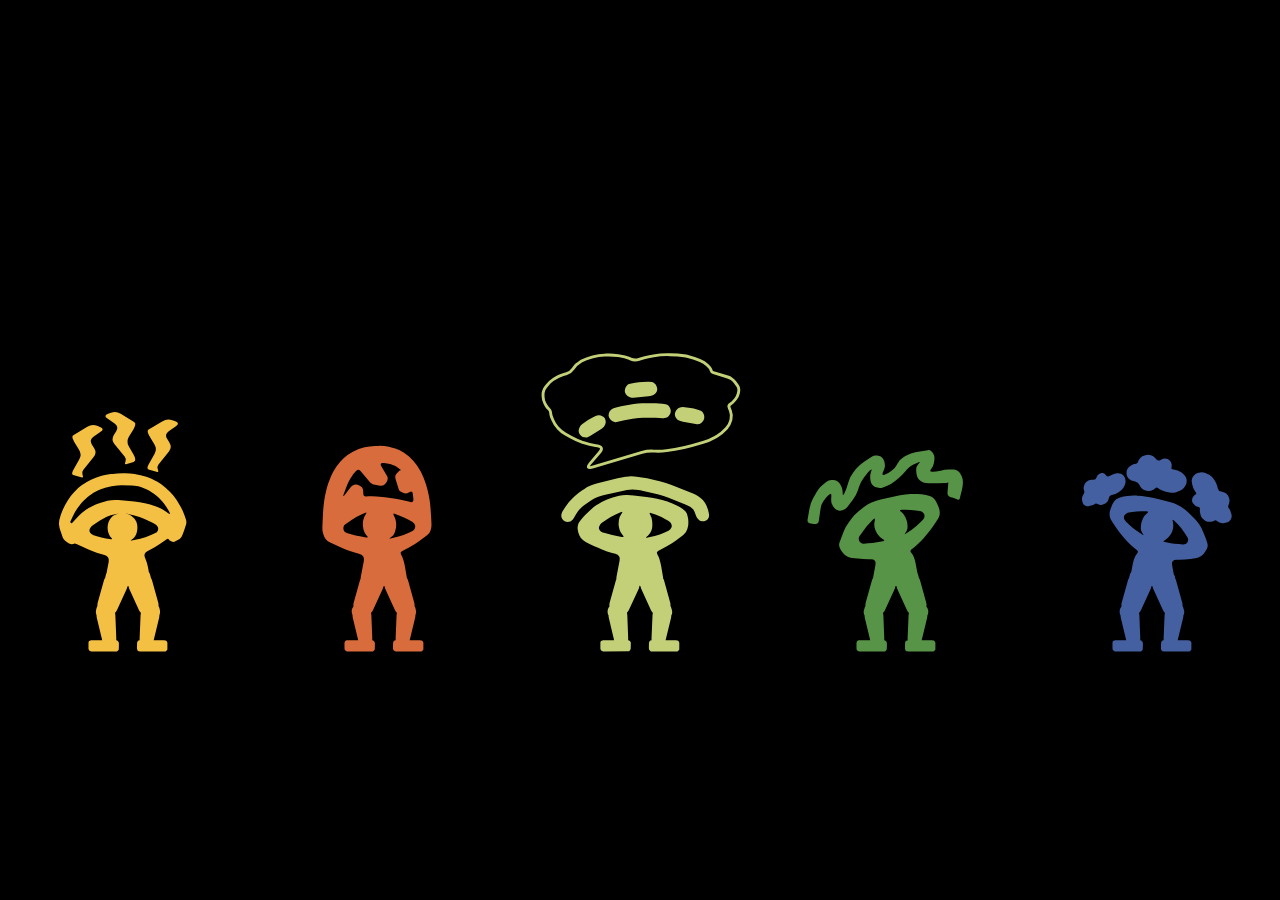
<file: Random Show.html>
<!doctype html><html lang="en"><head><meta charset="utf-8"><meta name="viewport" content="width=device-width,initial-scale=1"><title>Little Scenes — Event playback</title><style>html,body{margin:0;width:100%;height:100%;overflow:hidden;background:#000}canvas{display:block;width:100%;height:100%;transform-origin:0 0}:fullscreen{cursor:none}</style></head><body><canvas id="screen" width="1920" height="1080" aria-label="Event animation. Click for fullscreen. Space pauses, R restarts, B blacks out."></canvas><script>// Extracted from the user-supplied Forme_TPR PDF. Original contour winding is preserved.
globalThis.CharacterArtwork = [{"name":"Spark","polygons":[[[0.23773,-0.39278],[0.22835,-0.38651],[0.2174,-0.38022],[0.20507,-0.37398],[0.19153,-0.36783],[0.17697,-0.36183],[0.16154,-0.35603],[0.14544,-0.35049],[0.12883,-0.34527],[0.1119,-0.34041],[0.09482,-0.33598],[0.07777,-0.33202],[0.06091,-0.32859],[0.04444,-0.32575],[0.02852,-0.32354],[0.01333,-0.32203],[0.02578,-0.3277],[0.03708,-0.33468],[0.04716,-0.34297],[0.05596,-0.35259],[0.06342,-0.36353],[0.06948,-0.3758],[0.07408,-0.38941],[0.07716,-0.40436],[0.07866,-0.42067],[0.07851,-0.43834],[0.07666,-0.45737],[0.07374,-0.47141],[0.0691,-0.48445],[0.0629,-0.49646],[0.05527,-0.5074],[0.04636,-0.51725],[0.03633,-0.526],[0.02531,-0.5336],[0.01346,-0.54004],[0.00093,-0.54529],[-0.01215,-0.54932],[-0.02562,-0.55211],[-0.01102,-0.55022],[0.00394,-0.54773],[0.01917,-0.54469],[0.03458,-0.54114],[0.05009,-0.53712],[0.06563,-0.5327],[0.08111,-0.5279],[0.09644,-0.52277],[0.11156,-0.51737],[0.12638,-0.51173],[0.1274,-0.51132],[0.12842,-0.51092],[0.12943,-0.51053],[0.13042,-0.51015],[0.13181,-0.50958],[0.13321,-0.50903],[0.1346,-0.50847],[0.13599,-0.50791],[0.13698,-0.5075],[0.13796,-0.50709],[0.13894,-0.5067],[0.13993,-0.50632],[0.14132,-0.50575],[0.14271,-0.50517],[0.14411,-0.50458],[0.1455,-0.50397],[0.14644,-0.50357],[0.14736,-0.50318],[0.14828,-0.50279],[0.14922,-0.50239],[0.15065,-0.50177],[0.15208,-0.50115],[0.15352,-0.50052],[0.15495,-0.49988],[0.15578,-0.49951],[0.15662,-0.49914],[0.15746,-0.49877],[0.15829,-0.4984],[0.15996,-0.49765],[0.16161,-0.4969],[0.16326,-0.49614],[0.1649,-0.49539],[0.16543,-0.49515],[0.16596,-0.4949],[0.1665,-0.49466],[0.16703,-0.49441],[0.16919,-0.49342],[0.17133,-0.49241],[0.17345,-0.49139],[0.17555,-0.49037],[0.17603,-0.49013],[0.17651,-0.4899],[0.17698,-0.48968],[0.17746,-0.48944],[0.17906,-0.48866],[0.18065,-0.48789],[0.18221,-0.48713],[0.18375,-0.48638],[0.18448,-0.48601],[0.18522,-0.48564],[0.18596,-0.48527],[0.1867,-0.4849],[0.18796,-0.48428],[0.1892,-0.48365],[0.19044,-0.48301],[0.19167,-0.48239],[0.19245,-0.48198],[0.19323,-0.48157],[0.19401,-0.48116],[0.19478,-0.48075],[0.19592,-0.48015],[0.19704,-0.47955],[0.19816,-0.47895],[0.19926,-0.47835],[0.20004,-0.47794],[0.20082,-0.47752],[0.20158,-0.4771],[0.20232,-0.47665],[0.20338,-0.47608],[0.20442,-0.47551],[0.20545,-0.47493],[0.20648,-0.47436],[0.20721,-0.47395],[0.20795,-0.47353],[0.20869,-0.47311],[0.20943,-0.47267],[0.21041,-0.47209],[0.21139,-0.47152],[0.21238,-0.47095],[0.21336,-0.47037],[0.21406,-0.46996],[0.21475,-0.46955],[0.21545,-0.46914],[0.21615,-0.46873],[0.21709,-0.46816],[0.21803,-0.46758],[0.21895,-0.46701],[0.21986,-0.46644],[0.22051,-0.46604],[0.22115,-0.46565],[0.22178,-0.46525],[0.22243,-0.46485],[0.22333,-0.46428],[0.22423,-0.46371],[0.22511,-0.46313],[0.22598,-0.46256],[0.22656,-0.46219],[0.22712,-0.46182],[0.22768,-0.46145],[0.22822,-0.46108],[0.22915,-0.46047],[0.23004,-0.45985],[0.23091,-0.45924],[0.23177,-0.45862],[0.23222,-0.45833],[0.23267,-0.45802],[0.2331,-0.45772],[0.23352,-0.45742],[0.23478,-0.45652],[0.23602,-0.45562],[0.23722,-0.45472],[0.23839,-0.45382],[0.24658,-0.44504],[0.25144,-0.43451],[0.25297,-0.42312],[0.2512,-0.41177],[0.24611,-0.40136],[0.23773,-0.39279],[0.23773,-0.39278]],[[-0.31324,-0.43781],[-0.30446,-0.44506],[-0.29478,-0.45267],[-0.28425,-0.46055],[-0.27295,-0.46863],[-0.26095,-0.47681],[-0.24831,-0.485],[-0.23509,-0.49313],[-0.22138,-0.5011],[-0.20723,-0.50883],[-0.19271,-0.51623],[-0.17789,-0.52322],[-0.16284,-0.52971],[-0.14762,-0.53562],[-0.13231,-0.54085],[-0.11697,-0.54532],[-0.10166,-0.54895],[-0.08647,-0.55165],[-0.07144,-0.55333],[-0.05666,-0.55391],[-0.05559,-0.5539],[-0.05453,-0.55388],[-0.05346,-0.55387],[-0.0524,-0.55386],[-0.06761,-0.55267],[-0.08257,-0.54986],[-0.09708,-0.54537],[-0.11096,-0.53919],[-0.12399,-0.53127],[-0.13599,-0.52157],[-0.14498,-0.51202],[-0.15266,-0.5014],[-0.15904,-0.48989],[-0.16411,-0.47763],[-0.16789,-0.4648],[-0.17038,-0.45156],[-0.17159,-0.43807],[-0.1715,-0.4245],[-0.17014,-0.41099],[-0.16749,-0.39773],[-0.16358,-0.38487],[-0.15839,-0.37258],[-0.15194,-0.36101],[-0.14422,-0.35033],[-0.13524,-0.34071],[-0.12501,-0.3323],[-0.14139,-0.33476],[-0.15788,-0.33742],[-0.17437,-0.34029],[-0.19074,-0.34335],[-0.20688,-0.34659],[-0.22266,-0.35],[-0.23798,-0.35358],[-0.25272,-0.35731],[-0.26676,-0.36119],[-0.27998,-0.3652],[-0.29227,-0.36935],[-0.30351,-0.37361],[-0.31462,-0.38071],[-0.32218,-0.39083],[-0.32602,-0.4028],[-0.32593,-0.41541],[-0.32173,-0.42747],[-0.31324,-0.43781]],[[-0.4695,-0.46682],[-0.47661,-0.47171],[-0.48371,-0.4766],[-0.48218,-0.48168],[-0.48163,-0.48342],[-0.48004,-0.48806],[-0.47735,-0.49535],[-0.47349,-0.505],[-0.46838,-0.51676],[-0.46196,-0.53036],[-0.45416,-0.54551],[-0.4449,-0.56197],[-0.43413,-0.57945],[-0.42178,-0.59769],[-0.40777,-0.61642],[-0.39203,-0.63538],[-0.38165,-0.64685],[-0.37099,-0.65788],[-0.36007,-0.66846],[-0.34888,-0.6786],[-0.33742,-0.6883],[-0.3257,-0.69755],[-0.3137,-0.70635],[-0.30145,-0.71471],[-0.28893,-0.72262],[-0.27615,-0.73008],[-0.26311,-0.73709],[-0.24981,-0.74365],[-0.23625,-0.74977],[-0.22243,-0.75543],[-0.20836,-0.76065],[-0.19403,-0.76541],[-0.17945,-0.76972],[-0.16461,-0.77359],[-0.14953,-0.77699],[-0.13419,-0.77995],[-0.11861,-0.78245],[-0.10278,-0.7845],[-0.0867,-0.78609],[-0.07037,-0.78723],[-0.0538,-0.78792],[-0.03699,-0.78814],[-0.03644,-0.78814],[-0.02054,-0.7888],[-0.00485,-0.78891],[0.01061,-0.78849],[0.02585,-0.78753],[0.04087,-0.78603],[0.05566,-0.78399],[0.07022,-0.78141],[0.08456,-0.7783],[0.09866,-0.77465],[0.11254,-0.77047],[0.12618,-0.76575],[0.13959,-0.7605],[0.15277,-0.75471],[0.16572,-0.74839],[0.17842,-0.74154],[0.1909,-0.73416],[0.20313,-0.72624],[0.21513,-0.71779],[0.22688,-0.70882],[0.2384,-0.69931],[0.24967,-0.68927],[0.2607,-0.67871],[0.27148,-0.66762],[0.28202,-0.65599],[0.29231,-0.64385],[0.30284,-0.63052],[0.31261,-0.61721],[0.32164,-0.60403],[0.32996,-0.59107],[0.33757,-0.57841],[0.3445,-0.56615],[0.35077,-0.55439],[0.35639,-0.54321],[0.36138,-0.53271],[0.36022,-0.53432],[0.35904,-0.53585],[0.35784,-0.53728],[0.35662,-0.53861],[0.35408,-0.54117],[0.35148,-0.54367],[0.34882,-0.54615],[0.34613,-0.54861],[0.34521,-0.54942],[0.34427,-0.5502],[0.34333,-0.55098],[0.34242,-0.55178],[0.34057,-0.55337],[0.33871,-0.55494],[0.33684,-0.55648],[0.33493,-0.55801],[0.33377,-0.5589],[0.33257,-0.55979],[0.33137,-0.56067],[0.33018,-0.56156],[0.32841,-0.56288],[0.32665,-0.56421],[0.32487,-0.56552],[0.32308,-0.56681],[0.32175,-0.56771],[0.32042,-0.56861],[0.31907,-0.56951],[0.31772,-0.57041],[0.31596,-0.5716],[0.31418,-0.57278],[0.31239,-0.57396],[0.31056,-0.57511],[0.30913,-0.576],[0.30769,-0.57685],[0.30626,-0.5777],[0.30483,-0.57855],[0.30301,-0.57965],[0.30119,-0.58073],[0.29935,-0.5818],[0.2975,-0.58287],[0.29599,-0.58371],[0.29447,-0.58453],[0.29296,-0.58534],[0.29144,-0.58615],[0.28956,-0.58714],[0.28769,-0.58814],[0.28581,-0.58915],[0.2839,-0.59014],[0.2823,-0.59094],[0.2807,-0.59171],[0.27911,-0.59248],[0.27751,-0.59325],[0.27559,-0.59418],[0.27368,-0.5951],[0.27175,-0.59601],[0.2698,-0.59691],[0.26816,-0.59765],[0.2665,-0.59839],[0.26484,-0.59913],[0.26319,-0.59986],[0.26122,-0.60072],[0.25926,-0.60158],[0.25729,-0.60242],[0.25532,-0.60325],[0.25363,-0.60395],[0.25193,-0.60464],[0.25021,-0.60532],[0.24849,-0.60598],[0.24649,-0.60677],[0.24447,-0.60756],[0.24245,-0.60834],[0.24041,-0.6091],[0.23868,-0.60974],[0.23694,-0.61038],[0.2352,-0.61102],[0.23347,-0.61166],[0.23141,-0.6124],[0.22934,-0.61313],[0.22728,-0.61385],[0.22522,-0.61456],[0.22346,-0.61517],[0.22169,-0.61576],[0.21993,-0.61633],[0.21817,-0.61691],[0.21607,-0.6176],[0.21396,-0.61827],[0.21185,-0.61893],[0.20976,-0.61959],[0.20796,-0.62015],[0.20618,-0.6207],[0.20439,-0.62124],[0.2026,-0.62177],[0.20046,-0.62242],[0.19831,-0.62304],[0.19616,-0.62365],[0.19402,-0.62423],[0.19223,-0.62473],[0.19044,-0.62524],[0.18866,-0.62575],[0.18686,-0.62625],[0.18466,-0.62686],[0.18246,-0.62744],[0.18027,-0.628],[0.17807,-0.62855],[0.1763,-0.629],[0.17453,-0.62945],[0.17276,-0.6299],[0.17096,-0.63035],[0.16871,-0.63092],[0.16646,-0.63146],[0.1642,-0.632],[0.16195,-0.63254],[0.16019,-0.63295],[0.15845,-0.63336],[0.15671,-0.63377],[0.15495,-0.63417],[0.15265,-0.6347],[0.15034,-0.63521],[0.14802,-0.6357],[0.14572,-0.6362],[0.14403,-0.63657],[0.14233,-0.63693],[0.14063,-0.6373],[0.13895,-0.63767],[0.13654,-0.63816],[0.13414,-0.63865],[0.13174,-0.63912],[0.12933,-0.63958],[0.12798,-0.63986],[0.12662,-0.64013],[0.12527,-0.6404],[0.12392,-0.64068],[0.10585,-0.64395],[0.08792,-0.64689],[0.07022,-0.64953],[0.0528,-0.65191],[0.03576,-0.65404],[0.01915,-0.65596],[0.00305,-0.6577],[-0.01246,-0.65927],[-0.0273,-0.66072],[-0.04142,-0.66208],[-0.05473,-0.66335],[-0.06715,-0.66459],[-0.07862,-0.66581],[-0.09456,-0.66702],[-0.11085,-0.66714],[-0.12742,-0.66626],[-0.14419,-0.66444],[-0.16109,-0.66174],[-0.17804,-0.65824],[-0.19496,-0.654],[-0.21179,-0.6491],[-0.22843,-0.6436],[-0.24483,-0.63756],[-0.26089,-0.63107],[-0.27655,-0.62419],[-0.29173,-0.61698],[-0.30636,-0.60951],[-0.32035,-0.60186],[-0.33364,-0.59409],[-0.34615,-0.58627],[-0.35779,-0.57847],[-0.36851,-0.57076],[-0.37821,-0.56321],[-0.38682,-0.55588],[-0.39428,-0.54884],[-0.40049,-0.54216],[-0.40793,-0.53388],[-0.41693,-0.52432],[-0.42702,-0.51375],[-0.43777,-0.50246],[-0.44871,-0.49069],[-0.45941,-0.47872],[-0.46939,-0.46682],[-0.4695,-0.46682]],[[0.37755,-0.48753],[0.37687,-0.49114],[0.37614,-0.49469],[0.37535,-0.49817],[0.37449,-0.50157],[0.37598,-0.49762],[0.37724,-0.49413],[0.37829,-0.49113],[0.37913,-0.48862],[0.37755,-0.48753]],[[0.48535,-0.49354],[0.48491,-0.49529],[0.4844,-0.4974],[0.4832,-0.50192],[0.48127,-0.50867],[0.47854,-0.51748],[0.47496,-0.52817],[0.47048,-0.54057],[0.46502,-0.5545],[0.45854,-0.56979],[0.45097,-0.58625],[0.44226,-0.60373],[0.43235,-0.62203],[0.42119,-0.641],[0.40871,-0.66044],[0.39485,-0.68019],[0.37957,-0.70007],[0.37266,-0.70846],[0.3654,-0.71691],[0.35778,-0.7254],[0.34979,-0.7339],[0.34142,-0.7424],[0.33268,-0.75086],[0.32355,-0.75927],[0.31404,-0.7676],[0.30413,-0.77584],[0.29382,-0.78395],[0.2831,-0.79192],[0.27197,-0.79973],[0.26043,-0.80734],[0.24846,-0.81475],[0.23606,-0.82192],[0.22323,-0.82883],[0.20996,-0.83546],[0.19625,-0.8418],[0.18208,-0.84781],[0.16746,-0.85347],[0.15238,-0.85876],[0.13683,-0.86367],[0.1208,-0.86815],[0.1043,-0.87221],[0.08732,-0.8758],[0.06984,-0.87891],[0.05187,-0.88151],[0.0334,-0.88359],[0.01442,-0.88512],[-0.00506,-0.88608],[-0.02507,-0.88644],[-0.0456,-0.88619],[-0.06666,-0.88529],[-0.08732,-0.88498],[-0.10741,-0.88408],[-0.12695,-0.88261],[-0.14594,-0.8806],[-0.16439,-0.87806],[-0.18231,-0.87502],[-0.1997,-0.8715],[-0.21657,-0.86752],[-0.23292,-0.8631],[-0.24877,-0.85826],[-0.26412,-0.85303],[-0.27898,-0.84742],[-0.29336,-0.84146],[-0.30725,-0.83517],[-0.32068,-0.82857],[-0.33364,-0.82168],[-0.34615,-0.81452],[-0.3582,-0.80712],[-0.36982,-0.7995],[-0.381,-0.79167],[-0.39175,-0.78366],[-0.40208,-0.7755],[-0.41199,-0.76719],[-0.4215,-0.75877],[-0.43061,-0.75025],[-0.43933,-0.74166],[-0.44766,-0.73302],[-0.45561,-0.72435],[-0.46319,-0.71567],[-0.47041,-0.70699],[-0.47727,-0.69836],[-0.48377,-0.68978],[-0.48994,-0.68127],[-0.50349,-0.66119],[-0.51565,-0.64132],[-0.52649,-0.62181],[-0.53608,-0.60285],[-0.54448,-0.58458],[-0.55177,-0.56719],[-0.55801,-0.55084],[-0.56328,-0.53568],[-0.56763,-0.5219],[-0.57115,-0.50965],[-0.5739,-0.49911],[-0.57594,-0.49043],[-0.57736,-0.48378],[-0.57821,-0.47933],[-0.57856,-0.47725],[-0.57982,-0.46961],[-0.581,-0.46463],[-0.58142,-0.45953],[-0.58103,-0.45438],[-0.57982,-0.44928],[-0.57522,-0.43509],[-0.57067,-0.42085],[-0.56609,-0.4066],[-0.56139,-0.39239],[-0.55647,-0.37828],[-0.55124,-0.36432],[-0.54561,-0.35055],[-0.53904,-0.33639],[-0.53257,-0.32657],[-0.52399,-0.31861],[-0.51108,-0.31001],[-0.50336,-0.3056],[-0.4916,-0.2993],[-0.48001,-0.29353],[-0.47278,-0.29072],[-0.46694,-0.29146],[-0.45894,-0.2942],[-0.45039,-0.29804],[-0.44289,-0.30203],[-0.43131,-0.29582],[-0.4194,-0.28957],[-0.40716,-0.28329],[-0.39459,-0.27701],[-0.38172,-0.27073],[-0.36853,-0.26449],[-0.35503,-0.25831],[-0.34124,-0.25219],[-0.32715,-0.24616],[-0.31277,-0.24024],[-0.2981,-0.23445],[-0.28315,-0.22881],[-0.26793,-0.22333],[-0.25244,-0.21804],[-0.23668,-0.21296],[-0.22066,-0.2081],[-0.20438,-0.20348],[-0.18786,-0.19912],[-0.17109,-0.19505],[-0.15408,-0.19128],[-0.15602,-0.18454],[-0.15814,-0.17709],[-0.16042,-0.16896],[-0.16284,-0.16016],[-0.1654,-0.15072],[-0.16809,-0.14065],[-0.17089,-0.12997],[-0.17379,-0.1187],[-0.17678,-0.10686],[-0.17985,-0.09448],[-0.18298,-0.08156],[-0.18616,-0.06813],[-0.18939,-0.0542],[-0.19264,-0.03981],[-0.19592,-0.02496],[-0.19919,-0.00967],[-0.20246,0.00603],[-0.20572,0.02213],[-0.20894,0.0386],[-0.21212,0.05544],[-0.21524,0.07261],[-0.2183,0.0901],[-0.22128,0.10789],[-0.22417,0.12596],[-0.22696,0.1443],[-0.22963,0.16288],[-0.23218,0.18168],[-0.23458,0.20068],[-0.23684,0.21987],[-0.23894,0.23923],[-0.24086,0.25873],[-0.2426,0.27836],[-0.24414,0.2981],[-0.24547,0.31792],[-0.24657,0.33782],[-0.24745,0.35777],[-0.24808,0.37774],[-0.24845,0.39773],[-0.24855,0.41772],[-0.26841,0.42272],[-0.28454,0.4262],[-0.29732,0.42882],[-0.30711,0.43126],[-0.3143,0.43418],[-0.31924,0.43826],[-0.32233,0.44417],[-0.32392,0.45259],[-0.32439,0.46418],[-0.32411,0.47962],[-0.32137,0.49187],[-0.31446,0.50174],[-0.30415,0.50946],[-0.29121,0.51529],[-0.27638,0.51946],[-0.26044,0.52223],[-0.24415,0.52383],[-0.22827,0.52451],[-0.21357,0.52452],[-0.20081,0.52411],[-0.19074,0.5235],[-0.18415,0.52296],[-0.18178,0.52273],[-0.17968,0.52263],[-0.17386,0.5222],[-0.16504,0.52128],[-0.15394,0.51967],[-0.14128,0.51721],[-0.12777,0.51371],[-0.11414,0.50899],[-0.1011,0.50288],[-0.08938,0.4952],[-0.07969,0.48576],[-0.07275,0.47439],[-0.06927,0.46091],[-0.06999,0.44514],[-0.07174,0.43379],[-0.0731,0.4214],[-0.07408,0.40808],[-0.07467,0.39393],[-0.07489,0.37903],[-0.07472,0.36349],[-0.07416,0.3474],[-0.07323,0.33086],[-0.07192,0.31397],[-0.07023,0.29683],[-0.06816,0.27952],[-0.06572,0.26216],[-0.0629,0.24483],[-0.0597,0.22763],[-0.05613,0.21066],[-0.05219,0.19402],[-0.04787,0.1778],[-0.04318,0.16211],[-0.03812,0.14703],[-0.03269,0.13267],[-0.02689,0.11912],[-0.02072,0.10647],[-0.01418,0.09484],[-0.00727,0.0843],[0.0,0.07497],[0.00796,0.09403],[0.01493,0.11292],[0.02097,0.13161],[0.02615,0.15006],[0.03052,0.16825],[0.03415,0.18613],[0.0371,0.20367],[0.03943,0.22083],[0.0412,0.23759],[0.04248,0.2539],[0.04331,0.26973],[0.04378,0.28504],[0.04393,0.29981],[0.04383,0.31399],[0.04354,0.32755],[0.04311,0.34046],[0.04263,0.35268],[0.04213,0.36417],[0.04169,0.37491],[0.04136,0.38484],[0.04122,0.39395],[0.04131,0.4022],[0.04173,0.41778],[0.04228,0.43317],[0.04323,0.44809],[0.04487,0.4623],[0.04747,0.47553],[0.05133,0.48753],[0.05672,0.49805],[0.06393,0.50682],[0.07323,0.51359],[0.08492,0.51811],[0.09928,0.52011],[0.11209,0.5206],[0.1271,0.52111],[0.14385,0.52158],[0.16189,0.52196],[0.18078,0.52219],[0.20007,0.52222],[0.21932,0.522],[0.23807,0.52147],[0.25588,0.52058],[0.27229,0.51928],[0.28687,0.5175],[0.29917,0.51521],[0.30874,0.51233],[0.31512,0.50883],[0.31788,0.50464],[0.32025,0.49363],[0.32323,0.48089],[0.32579,0.46758],[0.32689,0.45485],[0.32549,0.44387],[0.32054,0.43579],[0.311,0.43176],[0.28939,0.42809],[0.26956,0.42364],[0.25505,0.41989],[0.24942,0.41832],[0.24935,0.4174],[0.24914,0.41472],[0.24879,0.41034],[0.24829,0.40435],[0.24766,0.39684],[0.24688,0.38787],[0.24596,0.37754],[0.24491,0.36592],[0.24371,0.35309],[0.24237,0.33914],[0.24089,0.32414],[0.23928,0.30818],[0.23752,0.29134],[0.23562,0.2737],[0.23358,0.25533],[0.2314,0.23633],[0.22909,0.21677],[0.22663,0.19673],[0.22404,0.17629],[0.2213,0.15554],[0.21843,0.13455],[0.21542,0.1134],[0.21227,0.09219],[0.20898,0.07098],[0.20555,0.04986],[0.20198,0.02891],[0.19828,0.0082],[0.19444,-0.01217],[0.19046,-0.03213],[0.18634,-0.05159],[0.18208,-0.07048],[0.17769,-0.08872],[0.17316,-0.10622],[0.16849,-0.12291],[0.16368,-0.13869],[0.15874,-0.1535],[0.15366,-0.16725],[0.14845,-0.17986],[0.14309,-0.19125],[0.1376,-0.20134],[0.13198,-0.21005],[0.12621,-0.21729],[0.14133,-0.22408],[0.15627,-0.23122],[0.17102,-0.23866],[0.18554,-0.24636],[0.19982,-0.25429],[0.21384,-0.26239],[0.22756,-0.27064],[0.24096,-0.27899],[0.25402,-0.28741],[0.26673,-0.29584],[0.27904,-0.30425],[0.29094,-0.3126],[0.3024,-0.32085],[0.31341,-0.32896],[0.32393,-0.33689],[0.33395,-0.34459],[0.33532,-0.33931],[0.33753,-0.33434],[0.34058,-0.3298],[0.34444,-0.3258],[0.34472,-0.32555],[0.345,-0.32532],[0.34525,-0.32511],[0.34548,-0.32492],[0.35233,-0.32064],[0.36224,-0.31575],[0.37232,-0.3119],[0.37973,-0.31072],[0.38696,-0.31351],[0.39854,-0.31928],[0.41029,-0.32559],[0.41804,-0.33001],[0.43094,-0.33863],[0.43952,-0.34659],[0.44599,-0.35639],[0.45257,-0.37055],[0.45819,-0.38431],[0.46342,-0.39827],[0.46834,-0.41237],[0.47304,-0.42657],[0.47762,-0.44082],[0.48217,-0.45507],[0.48677,-0.46928],[0.48815,-0.47541],[0.48833,-0.48158],[0.48735,-0.48763],[0.4853,-0.49343],[0.48535,-0.49354]],[[-0.46256,-0.873],[-0.45634,-0.8704],[-0.44328,-0.86624],[-0.42604,-0.86115],[-0.40722,-0.85579],[-0.38946,-0.85081],[-0.37538,-0.84686],[-0.3676,-0.84459],[-0.36758,-0.84867],[-0.37359,-0.86048],[-0.38182,-0.87516],[-0.38844,-0.88784],[-0.38962,-0.89365],[-0.37957,-0.90608],[-0.36952,-0.91851],[-0.35948,-0.93093],[-0.34943,-0.94336],[-0.33938,-0.95579],[-0.32933,-0.96822],[-0.31928,-0.98065],[-0.30923,-0.99307],[-0.29918,-1.0055],[-0.28913,-1.01793],[-0.27908,-1.03036],[-0.26903,-1.04279],[-0.25898,-1.05521],[-0.26644,-1.06736],[-0.27389,-1.07951],[-0.28135,-1.09166],[-0.2888,-1.10381],[-0.29626,-1.11595],[-0.30371,-1.1281],[-0.31117,-1.14025],[-0.31862,-1.1524],[-0.32608,-1.16455],[-0.31392,-1.17294],[-0.30176,-1.18133],[-0.2896,-1.18973],[-0.27744,-1.19812],[-0.26528,-1.20652],[-0.25312,-1.21491],[-0.24096,-1.22331],[-0.2288,-1.2317],[-0.21664,-1.24009],[-0.20448,-1.24849],[-0.19233,-1.25688],[-0.20597,-1.26179],[-0.21962,-1.2667],[-0.23326,-1.27162],[-0.24691,-1.27653],[-0.26055,-1.28144],[-0.2742,-1.28635],[-0.28785,-1.29126],[-0.30149,-1.29617],[-0.30906,-1.29244],[-0.32048,-1.2862],[-0.33492,-1.27797],[-0.35154,-1.26825],[-0.36951,-1.25757],[-0.38799,-1.24644],[-0.40616,-1.23539],[-0.42317,-1.22492],[-0.4382,-1.21556],[-0.45042,-1.20783],[-0.45898,-1.20223],[-0.46306,-1.1993],[-0.46597,-1.19281],[-0.46508,-1.18305],[-0.461,-1.17065],[-0.45439,-1.15624],[-0.44586,-1.14046],[-0.43604,-1.12394],[-0.42558,-1.10732],[-0.4151,-1.09122],[-0.40524,-1.07629],[-0.39663,-1.06315],[-0.38989,-1.05244],[-0.38567,-1.0448],[-0.3846,-1.04085],[-0.38798,-1.03358],[-0.39367,-1.02319],[-0.40117,-1.01028],[-0.40997,-0.9955],[-0.41957,-0.97945],[-0.42947,-0.96276],[-0.43918,-0.94606],[-0.44817,-0.92997],[-0.45597,-0.91511],[-0.46205,-0.9021],[-0.46593,-0.89157],[-0.4671,-0.88414],[-0.46693,-0.8806],[-0.46655,-0.878],[-0.46532,-0.87568],[-0.46256,-0.873]],[[-0.14266,-1.16531],[-0.13261,-1.15288],[-0.12256,-1.14045],[-0.11251,-1.12803],[-0.10246,-1.1156],[-0.09241,-1.10317],[-0.08236,-1.09074],[-0.07232,-1.07831],[-0.06227,-1.06589],[-0.05222,-1.05346],[-0.04217,-1.04103],[-0.03212,-1.0286],[-0.02207,-1.01617],[-0.01202,-1.00375],[-0.01317,-0.99791],[-0.01978,-0.98523],[-0.02801,-0.97056],[-0.03404,-0.95876],[-0.03404,-0.95468],[-0.02626,-0.95695],[-0.01218,-0.96091],[0.00558,-0.96589],[0.02439,-0.97125],[0.04164,-0.97633],[0.05469,-0.9805],[0.06092,-0.98309],[0.06367,-0.98575],[0.06491,-0.98807],[0.06529,-0.99069],[0.06546,-0.99424],[0.0643,-1.00167],[0.06043,-1.01219],[0.05435,-1.0252],[0.04656,-1.04006],[0.03756,-1.05616],[0.02785,-1.07286],[0.01794,-1.08954],[0.00834,-1.10559],[-0.00047,-1.12038],[-0.00797,-1.13328],[-0.01366,-1.14368],[-0.01705,-1.15094],[-0.01597,-1.15489],[-0.01175,-1.16254],[-0.00501,-1.17325],[0.0036,-1.1864],[0.01346,-1.20133],[0.02394,-1.21743],[0.0344,-1.23406],[0.04421,-1.25058],[0.05274,-1.26636],[0.05936,-1.28076],[0.06343,-1.29316],[0.06433,-1.30291],[0.06141,-1.30939],[0.05732,-1.31233],[0.04875,-1.31792],[0.03653,-1.32566],[0.02149,-1.33502],[0.00447,-1.34548],[-0.01369,-1.35654],[-0.03218,-1.36766],[-0.05014,-1.37834],[-0.06675,-1.38806],[-0.08118,-1.3963],[-0.09259,-1.40254],[-0.10015,-1.40626],[-0.1138,-1.40135],[-0.12744,-1.39644],[-0.14109,-1.39153],[-0.15473,-1.38662],[-0.16838,-1.38171],[-0.18203,-1.3768],[-0.19567,-1.37189],[-0.20932,-1.36698],[-0.19716,-1.35858],[-0.185,-1.35019],[-0.17284,-1.3418],[-0.16068,-1.3334],[-0.14852,-1.32501],[-0.13636,-1.31661],[-0.1242,-1.30822],[-0.11204,-1.29982],[-0.09988,-1.29143],[-0.08772,-1.28303],[-0.07556,-1.27464],[-0.08302,-1.26249],[-0.09047,-1.25034],[-0.09793,-1.2382],[-0.10538,-1.22605],[-0.11284,-1.2139],[-0.12029,-1.20175],[-0.12775,-1.18961],[-0.1352,-1.17746],[-0.14266,-1.16531]],[[0.16484,-0.91982],[0.17107,-0.91723],[0.18412,-0.91306],[0.20137,-0.90797],[0.22019,-0.90262],[0.23795,-0.89764],[0.25203,-0.89368],[0.2598,-0.89141],[0.25983,-0.89549],[0.25382,-0.9073],[0.24558,-0.92198],[0.23896,-0.93466],[0.23778,-0.94048],[0.24783,-0.9529],[0.25788,-0.96533],[0.26793,-0.97776],[0.27798,-0.99019],[0.28803,-1.00262],[0.29808,-1.01504],[0.30813,-1.02747],[0.31818,-1.0399],[0.32823,-1.05233],[0.33828,-1.06476],[0.34833,-1.07718],[0.35837,-1.08961],[0.36842,-1.10204],[0.36097,-1.11419],[0.35351,-1.12634],[0.34606,-1.13848],[0.3386,-1.15063],[0.33115,-1.16278],[0.32369,-1.17493],[0.31624,-1.18707],[0.30878,-1.19922],[0.30133,-1.21137],[0.31349,-1.21976],[0.32565,-1.22816],[0.33781,-1.23655],[0.34997,-1.24495],[0.36213,-1.25334],[0.37429,-1.26174],[0.38644,-1.27013],[0.3986,-1.27853],[0.41076,-1.28692],[0.42292,-1.29531],[0.43508,-1.30371],[0.42144,-1.30862],[0.40779,-1.31353],[0.39414,-1.31844],[0.3805,-1.32335],[0.36685,-1.32826],[0.35321,-1.33317],[0.33956,-1.33808],[0.32592,-1.34299],[0.31835,-1.33927],[0.30692,-1.33303],[0.29249,-1.32479],[0.27587,-1.31507],[0.2579,-1.30439],[0.23942,-1.29327],[0.22125,-1.28221],[0.20423,-1.27175],[0.1892,-1.26239],[0.17699,-1.25465],[0.16843,-1.24906],[0.16435,-1.24612],[0.16144,-1.23963],[0.16233,-1.22987],[0.1664,-1.21747],[0.17302,-1.20306],[0.18155,-1.18728],[0.19136,-1.17077],[0.20183,-1.15414],[0.2123,-1.13805],[0.22216,-1.12311],[0.23078,-1.10998],[0.23751,-1.09927],[0.24173,-1.09162],[0.24281,-1.08767],[0.23943,-1.08041],[0.23374,-1.07001],[0.22624,-1.05711],[0.21744,-1.04232],[0.20784,-1.02627],[0.19793,-1.00959],[0.18823,-0.99288],[0.17923,-0.97679],[0.17144,-0.96193],[0.16535,-0.94892],[0.16148,-0.9384],[0.16031,-0.93097],[0.16048,-0.92743],[0.16085,-0.92482],[0.16209,-0.9225],[0.16484,-0.91982]]],"top":-1.40626,"bottom":0.52452},{"name":"Orbit","polygons":[[[0.24811,-0.41016],[0.23932,-0.40423],[0.22917,-0.39828],[0.21782,-0.39236],[0.20539,-0.38652],[0.19202,-0.38078],[0.17784,-0.3752],[0.163,-0.36981],[0.14763,-0.36466],[0.13187,-0.35979],[0.11585,-0.35523],[0.09971,-0.35105],[0.08358,-0.34726],[0.06761,-0.34392],[0.05192,-0.34107],[0.03666,-0.33875],[0.04854,-0.34496],[0.05939,-0.3523],[0.06918,-0.3608],[0.07784,-0.37044],[0.08534,-0.38123],[0.09163,-0.39318],[0.09666,-0.4063],[0.10039,-0.42058],[0.10277,-0.43604],[0.10376,-0.45267],[0.1033,-0.47049],[0.10135,-0.48949],[0.09813,-0.50512],[0.09304,-0.51965],[0.08624,-0.53306],[0.07788,-0.54531],[0.06813,-0.55637],[0.08529,-0.55104],[0.10228,-0.54533],[0.119,-0.5393],[0.13535,-0.533],[0.15122,-0.5265],[0.16651,-0.51984],[0.18112,-0.5131],[0.19495,-0.50632],[0.2079,-0.49956],[0.21986,-0.49288],[0.23074,-0.48635],[0.24043,-0.48001],[0.24882,-0.47392],[0.25738,-0.46474],[0.26245,-0.45374],[0.26406,-0.44184],[0.2622,-0.42998],[0.25688,-0.41911],[0.24811,-0.41016]],[[-0.32728,-0.4572],[-0.31805,-0.46482],[-0.30787,-0.47283],[-0.29679,-0.48112],[-0.2849,-0.48961],[-0.27227,-0.49821],[-0.25896,-0.50682],[-0.24505,-0.51535],[-0.23061,-0.52372],[-0.21572,-0.53182],[-0.20044,-0.53957],[-0.18485,-0.54688],[-0.16902,-0.55365],[-0.15302,-0.5598],[-0.13692,-0.56522],[-0.13775,-0.5645],[-0.13859,-0.5638],[-0.13943,-0.5631],[-0.14025,-0.56238],[-0.14947,-0.55273],[-0.15749,-0.54209],[-0.16432,-0.5306],[-0.16997,-0.51839],[-0.17444,-0.5056],[-0.17773,-0.49235],[-0.17984,-0.47878],[-0.18079,-0.46502],[-0.18056,-0.45121],[-0.17916,-0.43747],[-0.1766,-0.42395],[-0.17288,-0.41077],[-0.168,-0.39806],[-0.16196,-0.38597],[-0.15478,-0.37462],[-0.14644,-0.36414],[-0.13695,-0.35467],[-0.12632,-0.34634],[-0.1424,-0.3487],[-0.15862,-0.35126],[-0.17487,-0.354],[-0.19106,-0.35693],[-0.20709,-0.36003],[-0.22285,-0.3633],[-0.23823,-0.36672],[-0.25315,-0.37029],[-0.2675,-0.374],[-0.28117,-0.37785],[-0.29406,-0.38182],[-0.30608,-0.38591],[-0.31712,-0.39011],[-0.32872,-0.39752],[-0.33662,-0.4081],[-0.34062,-0.4206],[-0.34053,-0.43379],[-0.33615,-0.4464],[-0.32728,-0.4572],[-0.32728,-0.4572]],[[0.14332,-0.91223],[0.13935,-0.91155],[0.13563,-0.91075],[0.13235,-0.90983],[0.12971,-0.90879],[0.12263,-0.90224],[0.10835,-0.88839],[0.09423,-0.87449],[0.08764,-0.86775],[0.08725,-0.86546],[0.08744,-0.8623],[0.08795,-0.85904],[0.08851,-0.85644],[0.09208,-0.84304],[0.09638,-0.82872],[0.10116,-0.81395],[0.10616,-0.7992],[0.11112,-0.78492],[0.11578,-0.77159],[0.11844,-0.76365],[0.12196,-0.75351],[0.1259,-0.74387],[0.12982,-0.73744],[0.13886,-0.73173],[0.1556,-0.72278],[0.17248,-0.71451],[0.18194,-0.71083],[0.18957,-0.71452],[0.20422,-0.72343],[0.22117,-0.73422],[0.23571,-0.74356],[0.23929,-0.7267],[0.24222,-0.71018],[0.24455,-0.69412],[0.24634,-0.67864],[0.24764,-0.66384],[0.24852,-0.64983],[0.24904,-0.63674],[0.23315,-0.64237],[0.21698,-0.64759],[0.20059,-0.6524],[0.18404,-0.65683],[0.16736,-0.6609],[0.15062,-0.66464],[0.13388,-0.66806],[0.11717,-0.67118],[0.10057,-0.67403],[0.08411,-0.67662],[0.06785,-0.67898],[0.05185,-0.68112],[0.03616,-0.68307],[0.02083,-0.68485],[0.00592,-0.68647],[-0.00852,-0.68796],[-0.02245,-0.68935],[-0.0358,-0.69064],[-0.04852,-0.69186],[-0.06056,-0.69303],[-0.07187,-0.69418],[-0.08239,-0.69531],[-0.09698,-0.69647],[-0.11186,-0.69675],[-0.12699,-0.6962],[-0.14229,-0.69488],[-0.15774,-0.69284],[-0.17326,-0.69012],[-0.17231,-0.7071],[-0.17236,-0.72362],[-0.17333,-0.73882],[-0.17512,-0.75182],[-0.17766,-0.76176],[-0.18085,-0.76776],[-0.18598,-0.77179],[-0.19474,-0.77767],[-0.20393,-0.78336],[-0.21036,-0.78683],[-0.21732,-0.78944],[-0.22724,-0.79194],[-0.239,-0.79299],[-0.2515,-0.79126],[-0.25817,-0.7881],[-0.26624,-0.7821],[-0.27543,-0.77364],[-0.28552,-0.76307],[-0.29625,-0.75076],[-0.30738,-0.73708],[-0.31865,-0.72239],[-0.32983,-0.70705],[-0.34065,-0.69144],[-0.35089,-0.67592],[-0.34686,-0.69001],[-0.34253,-0.70425],[-0.3379,-0.7186],[-0.33295,-0.73301],[-0.32767,-0.74743],[-0.32206,-0.76181],[-0.3161,-0.77611],[-0.30978,-0.79029],[-0.3031,-0.80429],[-0.29604,-0.81808],[-0.28859,-0.8316],[-0.28075,-0.8448],[-0.2725,-0.85765],[-0.26384,-0.8701],[-0.25476,-0.88209],[-0.24523,-0.89359],[-0.23527,-0.90454],[-0.22485,-0.9149],[-0.21396,-0.92463],[-0.20538,-0.9133],[-0.19679,-0.90194],[-0.18818,-0.8906],[-0.1795,-0.87931],[-0.17074,-0.86809],[-0.16185,-0.857],[-0.15281,-0.84605],[-0.14358,-0.83529],[-0.13414,-0.82475],[-0.12186,-0.81195],[-0.11146,-0.80302],[-0.10089,-0.79681],[-0.08808,-0.79218],[-0.07097,-0.78798],[-0.05896,-0.78579],[-0.04088,-0.78299],[-0.02325,-0.78081],[-0.01262,-0.7805],[-0.00355,-0.78538],[0.00775,-0.79497],[0.01835,-0.80581],[0.0253,-0.81448],[0.02869,-0.82068],[0.03263,-0.82944],[0.03549,-0.83815],[0.03562,-0.8442],[0.02765,-0.85756],[0.01968,-0.87092],[0.01171,-0.88428],[0.00374,-0.89764],[-0.00423,-0.911],[-0.01221,-0.92436],[-0.02018,-0.93772],[-0.02815,-0.95107],[-0.03612,-0.96443],[-0.04409,-0.97779],[-0.0251,-0.97706],[-0.00693,-0.97548],[0.01042,-0.97308],[0.02698,-0.96992],[0.04276,-0.96601],[0.05778,-0.96139],[0.07207,-0.9561],[0.08564,-0.95017],[0.0985,-0.94363],[0.11068,-0.93653],[0.1222,-0.92888],[0.13307,-0.92073],[0.14332,-0.91212],[0.14332,-0.91223]],[[0.39312,-0.5143],[0.39246,-0.52026],[0.39247,-0.52061],[0.39249,-0.52164],[0.3925,-0.52334],[0.39251,-0.52569],[0.3925,-0.52867],[0.39247,-0.53225],[0.39241,-0.53642],[0.39231,-0.54116],[0.39216,-0.54644],[0.39195,-0.55226],[0.39169,-0.55858],[0.39135,-0.56539],[0.39093,-0.57266],[0.39043,-0.58039],[0.38983,-0.58854],[0.38912,-0.5971],[0.38831,-0.60605],[0.38738,-0.61537],[0.38632,-0.62504],[0.38513,-0.63504],[0.38379,-0.64535],[0.38231,-0.65594],[0.38066,-0.66681],[0.37885,-0.67793],[0.37686,-0.68928],[0.3747,-0.70083],[0.37234,-0.71258],[0.36978,-0.7245],[0.36702,-0.73657],[0.36404,-0.74877],[0.36085,-0.76109],[0.35742,-0.77349],[0.35375,-0.78596],[0.34984,-0.79849],[0.34567,-0.81105],[0.34125,-0.82362],[0.33655,-0.83618],[0.33157,-0.84872],[0.32631,-0.86121],[0.32076,-0.87363],[0.31491,-0.88596],[0.30874,-0.89819],[0.30226,-0.91029],[0.29545,-0.92224],[0.28831,-0.93403],[0.28083,-0.94563],[0.273,-0.95702],[0.26481,-0.96819],[0.25626,-0.97911],[0.24734,-0.98977],[0.23803,-1.00014],[0.22834,-1.01021],[0.21825,-1.01995],[0.20775,-1.02935],[0.19684,-1.03838],[0.18551,-1.04702],[0.17376,-1.05527],[0.16156,-1.06308],[0.14892,-1.07046],[0.13583,-1.07737],[0.12228,-1.0838],[0.10826,-1.08972],[0.09377,-1.09512],[0.07879,-1.09998],[0.06332,-1.10427],[0.04735,-1.10798],[0.03087,-1.11109],[0.01387,-1.11357],[-0.00365,-1.11542],[-0.0217,-1.1166],[-0.04029,-1.1171],[-0.05943,-1.11689],[-0.07912,-1.11597],[-0.09937,-1.1143],[-0.1202,-1.11187],[-0.14001,-1.10882],[-0.15913,-1.10502],[-0.1776,-1.10052],[-0.19541,-1.09533],[-0.21257,-1.08949],[-0.22911,-1.08301],[-0.24503,-1.07591],[-0.26035,-1.06823],[-0.27506,-1.05999],[-0.2892,-1.05121],[-0.30276,-1.04192],[-0.31576,-1.03214],[-0.32822,-1.0219],[-0.34013,-1.01122],[-0.35152,-1.00012],[-0.3624,-0.98863],[-0.37278,-0.97678],[-0.38266,-0.96459],[-0.39207,-0.95209],[-0.40101,-0.93929],[-0.4095,-0.92623],[-0.41754,-0.91292],[-0.42515,-0.8994],[-0.43233,-0.88569],[-0.43911,-0.8718],[-0.4455,-0.85778],[-0.45149,-0.84363],[-0.45712,-0.82939],[-0.46238,-0.81509],[-0.46729,-0.80073],[-0.47186,-0.78636],[-0.4761,-0.77199],[-0.48003,-0.75765],[-0.48365,-0.74336],[-0.48698,-0.72915],[-0.49003,-0.71505],[-0.49281,-0.70107],[-0.49534,-0.68724],[-0.49761,-0.6736],[-0.49966,-0.66015],[-0.50148,-0.64692],[-0.50309,-0.63395],[-0.5045,-0.62126],[-0.50572,-0.60886],[-0.50676,-0.59679],[-0.50765,-0.58506],[-0.50837,-0.57371],[-0.50896,-0.56276],[-0.50942,-0.55223],[-0.50976,-0.54215],[-0.50999,-0.53254],[-0.51013,-0.52343],[-0.51019,-0.51484],[-0.51017,-0.50679],[-0.5101,-0.49932],[-0.50998,-0.49244],[-0.50982,-0.48618],[-0.50963,-0.48056],[-0.50943,-0.47561],[-0.50924,-0.47136],[-0.50905,-0.46782],[-0.50888,-0.46503],[-0.50875,-0.46301],[-0.50866,-0.46177],[-0.50862,-0.46136],[-0.51328,-0.44992],[-0.51587,-0.43671],[-0.51654,-0.42219],[-0.51541,-0.40688],[-0.51264,-0.39127],[-0.50835,-0.37585],[-0.50269,-0.36112],[-0.4958,-0.34757],[-0.48782,-0.33569],[-0.47888,-0.326],[-0.46912,-0.31897],[-0.45748,-0.31267],[-0.4455,-0.30631],[-0.43319,-0.29991],[-0.42056,-0.29349],[-0.4076,-0.28707],[-0.39433,-0.28067],[-0.38075,-0.2743],[-0.36687,-0.268],[-0.35269,-0.26176],[-0.33821,-0.25563],[-0.32344,-0.2496],[-0.30839,-0.24371],[-0.29306,-0.23797],[-0.27745,-0.23239],[-0.26158,-0.22701],[-0.24544,-0.22184],[-0.22904,-0.21689],[-0.21239,-0.21219],[-0.19549,-0.20775],[-0.17835,-0.2036],[-0.16096,-0.19975],[-0.16289,-0.19307],[-0.16498,-0.18572],[-0.16722,-0.17772],[-0.1696,-0.16909],[-0.17212,-0.15984],[-0.17475,-0.15],[-0.1775,-0.13958],[-0.18034,-0.1286],[-0.18328,-0.11707],[-0.18629,-0.10502],[-0.18937,-0.09245],[-0.1925,-0.07939],[-0.19569,-0.06585],[-0.1989,-0.05186],[-0.20214,-0.03742],[-0.20539,-0.02256],[-0.20865,-0.0073],[-0.2119,0.00836],[-0.21513,0.02439],[-0.21833,0.04077],[-0.22148,0.05749],[-0.22459,0.07454],[-0.22764,0.09188],[-0.23061,0.10951],[-0.2335,0.12741],[-0.2363,0.14556],[-0.23899,0.16395],[-0.24156,0.18255],[-0.24401,0.20135],[-0.24633,0.22033],[-0.24849,0.23948],[-0.2505,0.25878],[-0.25233,0.27821],[-0.25399,0.29774],[-0.25545,0.31738],[-0.25672,0.33709],[-0.25777,0.35687],[-0.2586,0.37669],[-0.25919,0.39653],[-0.25954,0.41639],[-0.25964,0.43624],[-0.28038,0.44147],[-0.29723,0.4451],[-0.31057,0.44784],[-0.3208,0.45038],[-0.32831,0.45343],[-0.33347,0.4577],[-0.33669,0.46387],[-0.33835,0.47266],[-0.33883,0.48476],[-0.33854,0.50087],[-0.33603,0.51284],[-0.32972,0.52264],[-0.32025,0.53048],[-0.30825,0.53656],[-0.29437,0.54109],[-0.27924,0.54428],[-0.26351,0.54633],[-0.2478,0.54744],[-0.23275,0.54782],[-0.21902,0.54767],[-0.20722,0.5472],[-0.198,0.54661],[-0.19201,0.54611],[-0.18987,0.54589],[-0.18797,0.54581],[-0.18268,0.54544],[-0.17459,0.54464],[-0.16431,0.54327],[-0.15244,0.54117],[-0.13958,0.53819],[-0.12632,0.53419],[-0.11328,0.52901],[-0.10105,0.5225],[-0.09023,0.51453],[-0.08143,0.50492],[-0.07524,0.49354],[-0.07226,0.48024],[-0.07311,0.46487],[-0.07487,0.45349],[-0.07626,0.44111],[-0.07728,0.42782],[-0.07793,0.41371],[-0.07821,0.39887],[-0.07812,0.3834],[-0.07766,0.36737],[-0.07683,0.35088],[-0.07564,0.33403],[-0.07409,0.3169],[-0.07216,0.29957],[-0.06988,0.28215],[-0.06723,0.26472],[-0.06421,0.24737],[-0.06084,0.23019],[-0.0571,0.21328],[-0.053,0.19671],[-0.04854,0.18059],[-0.04372,0.165],[-0.03855,0.15003],[-0.03301,0.13577],[-0.02712,0.12231],[-0.02087,0.10975],[-0.01427,0.09816],[-0.00731,0.08765],[0.0,0.0783],[0.00797,0.09734],[0.015,0.11622],[0.02114,0.13492],[0.02644,0.15339],[0.03096,0.17161],[0.03476,0.18955],[0.03789,0.20717],[0.04041,0.22445],[0.04238,0.24134],[0.04385,0.25782],[0.04488,0.27386],[0.04552,0.28942],[0.04583,0.30447],[0.04586,0.31899],[0.04568,0.33293],[0.04534,0.34627],[0.04489,0.35897],[0.04439,0.37101],[0.04389,0.38235],[0.04346,0.39295],[0.04315,0.40279],[0.04302,0.41184],[0.04311,0.42006],[0.04351,0.435],[0.044,0.44977],[0.04481,0.46417],[0.04615,0.478],[0.04827,0.49105],[0.05137,0.50311],[0.0557,0.51397],[0.06148,0.52344],[0.06894,0.5313],[0.0783,0.53734],[0.0898,0.54137],[0.10365,0.54316],[0.11612,0.54365],[0.13064,0.54415],[0.1468,0.54462],[0.16423,0.54502],[0.18253,0.54529],[0.20134,0.54539],[0.22025,0.54528],[0.23889,0.54491],[0.25687,0.54423],[0.27381,0.5432],[0.28931,0.54177],[0.303,0.53989],[0.3145,0.53752],[0.3234,0.53461],[0.32934,0.53112],[0.33193,0.52699],[0.33439,0.5155],[0.33751,0.5022],[0.34019,0.48829],[0.34135,0.475],[0.33989,0.46353],[0.33472,0.45509],[0.32477,0.45088],[0.30669,0.44793],[0.28931,0.44426],[0.27455,0.44066],[0.2643,0.43793],[0.26046,0.43684],[0.26039,0.43597],[0.26019,0.43341],[0.25985,0.42923],[0.25938,0.42351],[0.25878,0.41633],[0.25804,0.40774],[0.25717,0.39783],[0.25617,0.38668],[0.25503,0.37435],[0.25375,0.36091],[0.25235,0.34645],[0.25081,0.33103],[0.24914,0.31473],[0.24733,0.29763],[0.24539,0.27978],[0.24332,0.26128],[0.24112,0.24219],[0.23878,0.22258],[0.23631,0.20254],[0.23371,0.18212],[0.23097,0.16142],[0.22811,0.14049],[0.22511,0.11941],[0.22198,0.09826],[0.21871,0.07712],[0.21532,0.05604],[0.21179,0.03511],[0.20814,0.01441],[0.20435,-0.00601],[0.20042,-0.02605],[0.19637,-0.04566],[0.19219,-0.06475],[0.18787,-0.08325],[0.18343,-0.10109],[0.17885,-0.1182],[0.17414,-0.13449],[0.16931,-0.14991],[0.16434,-0.16437],[0.15924,-0.1778],[0.15401,-0.19013],[0.14865,-0.20129],[0.14316,-0.21119],[0.13754,-0.21977],[0.13179,-0.22696],[0.14808,-0.23429],[0.16419,-0.24201],[0.18007,-0.25006],[0.19571,-0.2584],[0.21107,-0.26698],[0.22613,-0.27576],[0.24087,-0.28468],[0.25524,-0.29371],[0.26923,-0.30279],[0.2828,-0.31188],[0.29594,-0.32094],[0.30861,-0.32991],[0.32078,-0.33875],[0.33243,-0.34742],[0.34352,-0.35586],[0.35404,-0.36404],[0.36395,-0.3719],[0.37323,-0.3794],[0.38008,-0.38675],[0.38578,-0.39648],[0.39037,-0.40818],[0.39386,-0.4215],[0.39628,-0.43606],[0.39766,-0.45147],[0.39802,-0.46737],[0.39739,-0.48337],[0.39578,-0.4991],[0.39323,-0.51419],[0.39312,-0.5143]]],"top":-1.1171,"bottom":0.54782},{"name":"Halo","polygons":[[[0.25144,-0.41491],[0.24253,-0.4089],[0.23225,-0.40288],[0.22074,-0.39688],[0.20815,-0.39095],[0.1946,-0.38514],[0.18024,-0.37948],[0.16521,-0.37403],[0.14964,-0.36881],[0.13367,-0.36387],[0.11744,-0.35926],[0.10108,-0.35502],[0.08475,-0.35118],[0.06856,-0.3478],[0.05267,-0.34492],[0.03721,-0.34257],[0.04836,-0.34833],[0.05862,-0.35507],[0.06797,-0.36281],[0.07636,-0.37153],[0.08376,-0.38125],[0.09013,-0.39196],[0.09543,-0.40368],[0.09963,-0.41641],[0.10269,-0.43015],[0.10457,-0.4449],[0.10524,-0.46067],[0.10465,-0.47746],[0.10277,-0.49528],[0.09951,-0.51112],[0.09435,-0.52585],[0.08744,-0.53943],[0.07896,-0.55183],[0.06906,-0.56303],[0.08645,-0.55763],[0.10367,-0.55184],[0.12061,-0.54572],[0.13717,-0.53934],[0.15325,-0.53275],[0.16875,-0.526],[0.18355,-0.51917],[0.19757,-0.5123],[0.21069,-0.50546],[0.22281,-0.4987],[0.23383,-0.49208],[0.24365,-0.48565],[0.25215,-0.47949],[0.26082,-0.47021],[0.26597,-0.45906],[0.2676,-0.447],[0.26571,-0.43498],[0.26033,-0.42397],[0.25144,-0.41491]],[[-0.33154,-0.46261],[-0.32285,-0.4698],[-0.3133,-0.47733],[-0.30296,-0.48513],[-0.29189,-0.49312],[-0.28014,-0.50123],[-0.26778,-0.50938],[-0.25487,-0.51749],[-0.24146,-0.52549],[-0.22761,-0.5333],[-0.21338,-0.54086],[-0.19884,-0.54807],[-0.18404,-0.55488],[-0.16904,-0.56119],[-0.15389,-0.56694],[-0.13867,-0.57205],[-0.13951,-0.57133],[-0.14036,-0.57062],[-0.14122,-0.5699],[-0.14206,-0.56915],[-0.1514,-0.55937],[-0.15953,-0.54858],[-0.16646,-0.53694],[-0.17219,-0.52457],[-0.17672,-0.5116],[-0.18005,-0.49818],[-0.18219,-0.48443],[-0.18315,-0.47049],[-0.18291,-0.4565],[-0.1815,-0.44258],[-0.1789,-0.42888],[-0.17513,-0.41553],[-0.17019,-0.40266],[-0.16407,-0.39041],[-0.15679,-0.37891],[-0.14834,-0.3683],[-0.13873,-0.35871],[-0.12796,-0.35027],[-0.14426,-0.35267],[-0.16069,-0.35526],[-0.17716,-0.35805],[-0.19356,-0.36101],[-0.2098,-0.36415],[-0.22576,-0.36746],[-0.24135,-0.37093],[-0.25647,-0.37455],[-0.271,-0.37831],[-0.28485,-0.38221],[-0.29791,-0.38623],[-0.31009,-0.39038],[-0.32127,-0.39464],[-0.33158,-0.40085],[-0.33915,-0.40955],[-0.34385,-0.41995],[-0.34557,-0.43124],[-0.34417,-0.44264],[-0.33954,-0.45336],[-0.33154,-0.46261]],[[-0.08343,-0.70384],[-0.09893,-0.70505],[-0.11475,-0.70529],[-0.13083,-0.70462],[-0.14711,-0.7031],[-0.16352,-0.70077],[-0.18001,-0.6977],[-0.19651,-0.69394],[-0.21295,-0.68955],[-0.22928,-0.68458],[-0.24543,-0.67909],[-0.26135,-0.67315],[-0.27696,-0.6668],[-0.2922,-0.66009],[-0.30702,-0.6531],[-0.32135,-0.64587],[-0.33513,-0.63846],[-0.34829,-0.63092],[-0.36078,-0.62332],[-0.37253,-0.61571],[-0.38347,-0.60814],[-0.39356,-0.60068],[-0.40271,-0.59338],[-0.41088,-0.58629],[-0.41799,-0.57947],[-0.42399,-0.57298],[-0.43209,-0.56396],[-0.44192,-0.55353],[-0.45294,-0.54201],[-0.46465,-0.52969],[-0.47653,-0.51688],[-0.48805,-0.50389],[-0.4987,-0.49102],[-0.50795,-0.47858],[-0.51529,-0.46687],[-0.52001,-0.45528],[-0.52263,-0.44188],[-0.5233,-0.42718],[-0.52216,-0.41167],[-0.51935,-0.39585],[-0.51501,-0.38023],[-0.50928,-0.36531],[-0.5023,-0.35159],[-0.49422,-0.33957],[-0.48517,-0.32975],[-0.4753,-0.32263],[-0.46404,-0.31653],[-0.45247,-0.31038],[-0.4406,-0.30419],[-0.42843,-0.29799],[-0.41596,-0.29178],[-0.4032,-0.28558],[-0.39016,-0.27941],[-0.37683,-0.27329],[-0.36322,-0.26724],[-0.34934,-0.26126],[-0.33519,-0.25538],[-0.32078,-0.24961],[-0.3061,-0.24398],[-0.29117,-0.23848],[-0.27599,-0.23316],[-0.26056,-0.22801],[-0.24489,-0.22306],[-0.22897,-0.21832],[-0.21283,-0.21381],[-0.19646,-0.20954],[-0.17986,-0.20554],[-0.16304,-0.20182],[-0.16494,-0.19522],[-0.16701,-0.18797],[-0.16922,-0.1801],[-0.17157,-0.17161],[-0.17404,-0.16254],[-0.17664,-0.15288],[-0.17934,-0.14266],[-0.18214,-0.13189],[-0.18502,-0.1206],[-0.18799,-0.10879],[-0.19102,-0.09649],[-0.19411,-0.0837],[-0.19724,-0.07045],[-0.20041,-0.05676],[-0.20361,-0.04263],[-0.20682,-0.02808],[-0.21004,-0.01314],[-0.21326,0.00219],[-0.21646,0.01788],[-0.21964,0.03393],[-0.22279,0.05031],[-0.22589,0.067],[-0.22893,0.084],[-0.23191,0.10128],[-0.23482,0.11883],[-0.23764,0.13664],[-0.24037,0.15468],[-0.24299,0.17294],[-0.2455,0.1914],[-0.24788,0.21005],[-0.25013,0.22888],[-0.25223,0.24786],[-0.25418,0.26697],[-0.25596,0.28621],[-0.25756,0.30556],[-0.25898,0.32499],[-0.26021,0.3445],[-0.26122,0.36407],[-0.26202,0.38367],[-0.2626,0.40331],[-0.26294,0.42295],[-0.26303,0.44258],[-0.28229,0.44747],[-0.29827,0.45097],[-0.31126,0.45362],[-0.32155,0.45594],[-0.32944,0.45847],[-0.33523,0.46176],[-0.33921,0.46632],[-0.34167,0.4727],[-0.34292,0.48143],[-0.34326,0.49305],[-0.34296,0.50809],[-0.34042,0.52021],[-0.33403,0.53014],[-0.32444,0.53809],[-0.31229,0.54425],[-0.29822,0.54885],[-0.28289,0.55208],[-0.26695,0.55416],[-0.25103,0.55528],[-0.23579,0.55567],[-0.22186,0.55551],[-0.20991,0.55504],[-0.20057,0.55444],[-0.19449,0.55393],[-0.19232,0.55371],[-0.1904,0.55362],[-0.18504,0.55325],[-0.17684,0.55244],[-0.16643,0.55105],[-0.1544,0.54892],[-0.14136,0.54591],[-0.12793,0.54185],[-0.11472,0.5366],[-0.10233,0.53001],[-0.09137,0.52192],[-0.08245,0.51219],[-0.07618,0.50066],[-0.07317,0.48717],[-0.07403,0.47159],[-0.07576,0.46051],[-0.07714,0.44848],[-0.07816,0.43559],[-0.07884,0.42192],[-0.07918,0.40756],[-0.07916,0.39258],[-0.0788,0.37706],[-0.0781,0.36109],[-0.07705,0.34475],[-0.07565,0.32812],[-0.07392,0.31128],[-0.07184,0.29431],[-0.06942,0.2773],[-0.06665,0.26032],[-0.06355,0.24346],[-0.06011,0.2268],[-0.05633,0.21042],[-0.05221,0.1944],[-0.04775,0.17883],[-0.04295,0.16377],[-0.03782,0.14933],[-0.03235,0.13557],[-0.02655,0.12258],[-0.02041,0.11044],[-0.01394,0.09924],[-0.00714,0.08904],[0.0,0.07995],[0.00808,0.09923],[0.01519,0.11836],[0.02141,0.1373],[0.02677,0.15602],[0.03135,0.17448],[0.0352,0.19265],[0.03838,0.21051],[0.04093,0.22801],[0.04293,0.24512],[0.04442,0.26182],[0.04546,0.27807],[0.04611,0.29383],[0.04643,0.30909],[0.04646,0.32379],[0.04628,0.33792],[0.04594,0.35143],[0.04549,0.3643],[0.04498,0.3765],[0.04449,0.38798],[0.04406,0.39873],[0.04375,0.4087],[0.04361,0.41786],[0.04371,0.42619],[0.04412,0.44131],[0.04461,0.45627],[0.04542,0.47086],[0.04678,0.48487],[0.04893,0.49809],[0.05208,0.51032],[0.05647,0.52133],[0.06233,0.53092],[0.06989,0.53889],[0.07938,0.54502],[0.09103,0.5491],[0.10507,0.55092],[0.1177,0.55142],[0.1324,0.55193],[0.14878,0.55241],[0.16643,0.55281],[0.18498,0.55309],[0.20403,0.5532],[0.22319,0.55308],[0.24208,0.55271],[0.2603,0.55202],[0.27746,0.55097],[0.29317,0.54952],[0.30704,0.54761],[0.31869,0.54521],[0.32772,0.54226],[0.33373,0.53872],[0.33635,0.53453],[0.33885,0.52288],[0.34201,0.5094],[0.34472,0.49531],[0.34589,0.48185],[0.3444,0.47023],[0.33917,0.46168],[0.32909,0.45744],[0.31077,0.45445],[0.29316,0.45072],[0.27819,0.44707],[0.2678,0.44429],[0.2639,0.44318],[0.26384,0.44234],[0.26364,0.43986],[0.26332,0.43581],[0.26286,0.43026],[0.26228,0.42328],[0.26156,0.41494],[0.26072,0.40531],[0.25974,0.39445],[0.25864,0.38245],[0.2574,0.36937],[0.25604,0.35527],[0.25455,0.34023],[0.25293,0.32432],[0.25118,0.3076],[0.2493,0.29015],[0.24729,0.27204],[0.24516,0.25333],[0.24289,0.23409],[0.2405,0.2144],[0.23798,0.19433],[0.23533,0.17394],[0.23255,0.1533],[0.22964,0.13248],[0.22661,0.11156],[0.22345,0.0906],[0.22016,0.06967],[0.21674,0.04885],[0.2132,0.02819],[0.20953,0.00777],[0.20573,-0.01233],[0.2018,-0.03206],[0.19775,-0.05133],[0.19357,-0.07009],[0.18926,-0.08826],[0.18483,-0.10577],[0.18026,-0.12255],[0.17558,-0.13854],[0.17076,-0.15365],[0.16582,-0.16784],[0.16076,-0.18101],[0.15557,-0.19311],[0.15025,-0.20407],[0.1448,-0.2138],[0.13923,-0.22226],[0.13354,-0.22936],[0.14918,-0.23639],[0.16466,-0.24377],[0.17994,-0.25145],[0.19499,-0.25941],[0.2098,-0.26759],[0.22435,-0.27596],[0.2386,-0.28449],[0.25253,-0.29312],[0.26613,-0.30182],[0.27936,-0.31055],[0.2922,-0.31926],[0.30463,-0.32793],[0.31663,-0.33651],[0.32817,-0.34495],[0.33922,-0.35323],[0.34977,-0.36129],[0.35979,-0.36911],[0.36926,-0.37663],[0.37815,-0.38382],[0.38519,-0.39143],[0.39104,-0.40152],[0.39571,-0.41368],[0.39925,-0.42751],[0.40166,-0.4426],[0.40299,-0.45857],[0.40324,-0.47499],[0.40246,-0.49148],[0.40065,-0.50762],[0.39786,-0.52302],[0.3941,-0.53728],[0.3894,-0.54999],[0.38378,-0.56075],[0.37728,-0.56915],[0.36653,-0.57943],[0.35505,-0.58913],[0.34289,-0.59826],[0.33009,-0.60684],[0.31672,-0.6149],[0.30281,-0.62245],[0.28842,-0.62951],[0.2736,-0.6361],[0.25839,-0.64225],[0.24285,-0.64796],[0.22702,-0.65327],[0.21096,-0.65818],[0.19471,-0.66272],[0.17833,-0.6669],[0.16186,-0.67075],[0.14535,-0.67429],[0.12886,-0.67753],[0.11242,-0.6805],[0.0961,-0.6832],[0.07994,-0.68567],[0.06399,-0.68793],[0.0483,-0.68998],[0.03293,-0.69185],[0.01791,-0.69356],[0.00329,-0.69513],[-0.01086,-0.69658],[-0.0245,-0.69793],[-0.03759,-0.69919],[-0.05007,-0.70038],[-0.0619,-0.70154],[-0.07301,-0.70266],[-0.08338,-0.70378],[-0.08343,-0.70384]],[[-0.60446,-0.47649],[-0.61054,-0.47683],[-0.61663,-0.47787],[-0.62265,-0.47962],[-0.62855,-0.48211],[-0.64071,-0.49028],[-0.64998,-0.501],[-0.65613,-0.51355],[-0.6589,-0.52725],[-0.65808,-0.54139],[-0.65341,-0.55527],[-0.64574,-0.57044],[-0.63812,-0.58463],[-0.63049,-0.59795],[-0.6228,-0.61047],[-0.61499,-0.62226],[-0.60701,-0.63341],[-0.59879,-0.64401],[-0.59028,-0.65413],[-0.58142,-0.66385],[-0.57216,-0.67326],[-0.56244,-0.68243],[-0.55219,-0.69145],[-0.54137,-0.70039],[-0.52991,-0.70935],[-0.51776,-0.71839],[-0.50487,-0.7276],[-0.49116,-0.73706],[-0.4766,-0.74685],[-0.46111,-0.75706],[-0.44464,-0.76776],[-0.44197,-0.76951],[-0.43912,-0.77093],[-0.42362,-0.7782],[-0.40829,-0.78469],[-0.39316,-0.79048],[-0.37823,-0.79564],[-0.36352,-0.80024],[-0.34904,-0.80435],[-0.3348,-0.80805],[-0.32083,-0.81139],[-0.30713,-0.81446],[-0.29373,-0.81732],[-0.28062,-0.82005],[-0.27056,-0.82215],[-0.26072,-0.82422],[-0.25102,-0.82633],[-0.24139,-0.82852],[-0.23277,-0.83063],[-0.2239,-0.83299],[-0.21477,-0.83553],[-0.20538,-0.83819],[-0.19377,-0.84148],[-0.18168,-0.8448],[-0.16911,-0.84807],[-0.15604,-0.85119],[-0.14246,-0.85407],[-0.12836,-0.85661],[-0.11374,-0.85872],[-0.09857,-0.8603],[-0.08286,-0.86126],[-0.06658,-0.86151],[-0.04973,-0.86096],[-0.03229,-0.8595],[-0.01674,-0.85761],[-0.0015,-0.85538],[0.01345,-0.85287],[0.02814,-0.85011],[0.04259,-0.84716],[0.05683,-0.84405],[0.07089,-0.84084],[0.0848,-0.83756],[0.09857,-0.83426],[0.11235,-0.83096],[0.12585,-0.82779],[0.13907,-0.8248],[0.15202,-0.82204],[0.16473,-0.81956],[0.18161,-0.81614],[0.19801,-0.81224],[0.21396,-0.80793],[0.22946,-0.80326],[0.24453,-0.79829],[0.2592,-0.79309],[0.27348,-0.78771],[0.28738,-0.78222],[0.30092,-0.77668],[0.31413,-0.77115],[0.32701,-0.76569],[0.33502,-0.76229],[0.343,-0.75892],[0.35094,-0.7556],[0.35886,-0.75235],[0.35952,-0.75208],[0.37055,-0.74747],[0.3811,-0.74311],[0.39121,-0.739],[0.40088,-0.73509],[0.41528,-0.72924],[0.42908,-0.72354],[0.44227,-0.71788],[0.45486,-0.71216],[0.46685,-0.70626],[0.47826,-0.7001],[0.48909,-0.69356],[0.49933,-0.68653],[0.509,-0.67893],[0.5181,-0.67063],[0.52664,-0.66154],[0.53462,-0.65155],[0.54204,-0.64056],[0.54892,-0.62846],[0.55525,-0.61516],[0.56104,-0.60053],[0.5663,-0.58449],[0.57103,-0.56693],[0.57523,-0.54774],[0.57613,-0.5331],[0.57325,-0.51923],[0.567,-0.50673],[0.5578,-0.49621],[0.54605,-0.4883],[0.53217,-0.48359],[0.51754,-0.48269],[0.50367,-0.48557],[0.49117,-0.49182],[0.48065,-0.50102],[0.47274,-0.51277],[0.46803,-0.52665],[0.46439,-0.54388],[0.46061,-0.55831],[0.45632,-0.57038],[0.45116,-0.58051],[0.44477,-0.58915],[0.43678,-0.59672],[0.42681,-0.60367],[0.41452,-0.61041],[0.39952,-0.61739],[0.38145,-0.62504],[0.35996,-0.63379],[0.34999,-0.63782],[0.33957,-0.64207],[0.32869,-0.64656],[0.31734,-0.65133],[0.30913,-0.65469],[0.3009,-0.65814],[0.29264,-0.66163],[0.28434,-0.66515],[0.27124,-0.6707],[0.25803,-0.67623],[0.24469,-0.68167],[0.23117,-0.68696],[0.21746,-0.69204],[0.20353,-0.69685],[0.18934,-0.70132],[0.17488,-0.70539],[0.16011,-0.709],[0.14501,-0.71209],[0.13063,-0.71488],[0.1162,-0.71795],[0.10177,-0.72122],[0.0874,-0.72459],[0.07316,-0.72799],[0.0589,-0.73139],[0.04453,-0.73477],[0.03004,-0.73805],[0.01544,-0.74117],[0.00072,-0.74408],[-0.01411,-0.74671],[-0.02905,-0.749],[-0.04409,-0.75088],[-0.06029,-0.75209],[-0.07586,-0.75219],[-0.09088,-0.75132],[-0.10547,-0.74962],[-0.11972,-0.7472],[-0.13373,-0.74421],[-0.14762,-0.74076],[-0.16147,-0.73701],[-0.17539,-0.73307],[-0.1855,-0.73019],[-0.19575,-0.72735],[-0.20608,-0.72462],[-0.21648,-0.72209],[-0.22707,-0.71968],[-0.23761,-0.71739],[-0.24806,-0.71517],[-0.25838,-0.71302],[-0.27303,-0.70996],[-0.28754,-0.70683],[-0.30194,-0.70354],[-0.31627,-0.69996],[-0.33057,-0.696],[-0.34486,-0.69155],[-0.35919,-0.6865],[-0.37359,-0.68074],[-0.38809,-0.67417],[-0.40645,-0.66221],[-0.42314,-0.65114],[-0.4383,-0.64082],[-0.45206,-0.63108],[-0.46455,-0.62179],[-0.4759,-0.6128],[-0.48624,-0.60396],[-0.4957,-0.59512],[-0.50441,-0.58614],[-0.5125,-0.57688],[-0.52011,-0.56717],[-0.52736,-0.55689],[-0.53438,-0.54587],[-0.54131,-0.53398],[-0.54827,-0.52106],[-0.55539,-0.50698],[-0.56221,-0.4964],[-0.57097,-0.48791],[-0.58122,-0.48166],[-0.59253,-0.47781],[-0.60446,-0.47649],[-0.60446,-0.47649]],[[0.11523,-0.87644],[0.11249,-0.87651],[0.10973,-0.87672],[0.10697,-0.87708],[0.10419,-0.87758],[0.09113,-0.88011],[0.07777,-0.8824],[0.06409,-0.88448],[0.05004,-0.88636],[0.03558,-0.88807],[0.02069,-0.88964],[0.00531,-0.89109],[-0.01059,-0.89245],[-0.02704,-0.89373],[-0.04409,-0.89496],[-0.06065,-0.89586],[-0.07697,-0.89627],[-0.09302,-0.89622],[-0.1088,-0.89577],[-0.1243,-0.89494],[-0.1395,-0.89377],[-0.15439,-0.89232],[-0.16896,-0.8906],[-0.18321,-0.88868],[-0.19711,-0.88657],[-0.21065,-0.88433],[-0.22383,-0.882],[-0.23664,-0.8796],[-0.25128,-0.87881],[-0.26513,-0.88177],[-0.27759,-0.88809],[-0.28806,-0.89734],[-0.29592,-0.90913],[-0.30056,-0.92304],[-0.30138,-0.93767],[-0.29842,-0.95151],[-0.2921,-0.96398],[-0.28284,-0.97445],[-0.27104,-0.98232],[-0.25713,-0.98697],[-0.24375,-0.98947],[-0.22998,-0.99192],[-0.21583,-0.99428],[-0.2013,-0.99652],[-0.18641,-0.99859],[-0.17114,-1.00047],[-0.15551,-1.00211],[-0.13953,-1.00348],[-0.1232,-1.00455],[-0.10652,-1.00527],[-0.0895,-1.00562],[-0.07214,-1.00555],[-0.05445,-1.00502],[-0.03644,-1.00402],[-0.01975,-1.00282],[-0.00355,-1.00157],[0.0122,-1.00025],[0.02752,-0.99883],[0.04246,-0.99731],[0.05705,-0.99565],[0.07134,-0.99384],[0.08535,-0.99186],[0.09914,-0.98968],[0.11273,-0.98729],[0.12616,-0.98467],[0.14,-0.97984],[0.15168,-0.97183],[0.1608,-0.96125],[0.16695,-0.94871],[0.16973,-0.93482],[0.16872,-0.9202],[0.16468,-0.90799],[0.15814,-0.8974],[0.14952,-0.88868],[0.13921,-0.88212],[0.12765,-0.87798],[0.11523,-0.87655],[0.11523,-0.87644]],[[-0.10933,-1.05139],[-0.12352,-1.05326],[-0.13635,-1.05855],[-0.14732,-1.06678],[-0.15591,-1.07748],[-0.16161,-1.09018],[-0.16391,-1.10439],[-0.16241,-1.11896],[-0.1573,-1.13217],[-0.1491,-1.14349],[-0.13831,-1.15236],[-0.12543,-1.15827],[-0.11097,-1.16066],[-0.10581,-1.16084],[-0.10064,-1.16102],[-0.09546,-1.16122],[-0.09026,-1.16143],[-0.07785,-1.16191],[-0.06524,-1.16233],[-0.05241,-1.16261],[-0.03934,-1.16266],[-0.02601,-1.16241],[-0.02106,-1.16227],[-0.01613,-1.16215],[-0.01123,-1.16206],[-0.00634,-1.16197],[0.00276,-1.1618],[0.012,-1.16158],[0.02138,-1.16125],[0.03087,-1.16077],[0.04524,-1.15793],[0.05792,-1.15162],[0.06843,-1.14241],[0.07627,-1.13084],[0.08096,-1.11747],[0.08201,-1.10286],[0.07917,-1.08849],[0.07286,-1.07582],[0.06365,-1.06532],[0.05208,-1.05748],[0.03871,-1.05279],[0.0241,-1.05171],[0.01631,-1.05212],[0.00834,-1.0524],[0.00018,-1.05259],[-0.0082,-1.05275],[-0.01349,-1.05284],[-0.0188,-1.05296],[-0.02412,-1.05309],[-0.02945,-1.05324],[-0.04333,-1.05346],[-0.05727,-1.05329],[-0.07138,-1.05287],[-0.08578,-1.05232],[-0.09125,-1.0521],[-0.0967,-1.05189],[-0.10212,-1.05168],[-0.10753,-1.0515],[-0.10922,-1.0515],[-0.10933,-1.05139]],[[0.36285,-0.80874],[0.35841,-0.80892],[0.35394,-0.80948],[0.34948,-0.81042],[0.34504,-0.81174],[0.34045,-0.81337],[0.336,-0.81503],[0.33167,-0.8167],[0.32745,-0.81836],[0.32293,-0.82012],[0.31857,-0.82178],[0.31439,-0.8233],[0.3104,-0.82464],[0.2951,-0.82902],[0.27956,-0.8329],[0.26395,-0.83642],[0.24844,-0.83972],[0.23948,-0.84163],[0.22569,-0.84657],[0.21408,-0.85468],[0.20505,-0.86535],[0.19901,-0.87796],[0.19634,-0.89187],[0.19746,-0.90649],[0.2024,-0.92028],[0.21051,-0.93189],[0.22118,-0.94092],[0.23379,-0.94696],[0.2477,-0.94962],[0.26232,-0.9485],[0.27106,-0.94665],[0.28493,-0.94369],[0.29901,-0.94057],[0.31333,-0.93716],[0.3279,-0.93335],[0.34274,-0.929],[0.3494,-0.92683],[0.35575,-0.92456],[0.36177,-0.92227],[0.36744,-0.92004],[0.37075,-0.91873],[0.37405,-0.91745],[0.37735,-0.91622],[0.38066,-0.91507],[0.39376,-0.90849],[0.40431,-0.89903],[0.41198,-0.88735],[0.41646,-0.87412],[0.41742,-0.85998],[0.41454,-0.84562],[0.40835,-0.8331],[0.39952,-0.82287],[0.38863,-0.81521],[0.37623,-0.8104],[0.3629,-0.80874],[0.36285,-0.80874]],[[-0.48316,-0.78344],[-0.49704,-0.78522],[-0.51,-0.79045],[-0.52135,-0.79893],[-0.53037,-0.81049],[-0.53602,-0.82402],[-0.53785,-0.83806],[-0.53606,-0.85192],[-0.53083,-0.86487],[-0.52235,-0.87621],[-0.51081,-0.88523],[-0.50485,-0.88873],[-0.49226,-0.89608],[-0.4794,-0.90346],[-0.46617,-0.91078],[-0.45247,-0.91797],[-0.4382,-0.92495],[-0.43185,-0.92784],[-0.42564,-0.93046],[-0.41964,-0.93285],[-0.41394,-0.93506],[-0.41063,-0.93634],[-0.40734,-0.93762],[-0.40407,-0.93894],[-0.40082,-0.94031],[-0.38671,-0.94428],[-0.37254,-0.9444],[-0.359,-0.94095],[-0.34676,-0.93419],[-0.33653,-0.9244],[-0.32897,-0.91184],[-0.325,-0.89773],[-0.32488,-0.88356],[-0.32833,-0.87002],[-0.33509,-0.85778],[-0.34488,-0.84755],[-0.35744,-0.83999],[-0.36165,-0.83822],[-0.3659,-0.83649],[-0.37019,-0.83479],[-0.37449,-0.83311],[-0.37909,-0.83132],[-0.38352,-0.82956],[-0.38774,-0.82781],[-0.3917,-0.82606],[-0.40352,-0.82026],[-0.41523,-0.81407],[-0.42682,-0.80763],[-0.43827,-0.80104],[-0.44956,-0.79442],[-0.45557,-0.79087],[-0.46222,-0.78756],[-0.46907,-0.78522],[-0.47606,-0.78384],[-0.48311,-0.78339],[-0.48316,-0.78344]]],"top":-1.16266,"bottom":0.55567},{"name":"Wave","polygons":[[[0.55753,-0.83866],[0.55147,-0.85075],[0.54542,-0.86285],[0.53936,-0.87495],[0.53331,-0.88704],[0.52726,-0.89914],[0.51668,-0.90609],[0.50522,-0.91226],[0.49605,-0.91668],[0.49229,-0.91837],[0.47762,-0.91803],[0.46295,-0.91768],[0.44828,-0.91734],[0.43361,-0.91699],[0.41894,-0.91664],[0.40427,-0.9163],[0.38983,-0.91272],[0.3754,-0.90915],[0.36096,-0.90558],[0.34652,-0.902],[0.33209,-0.89843],[0.32564,-0.89789],[0.31008,-0.89707],[0.29108,-0.89716],[0.27434,-0.89936],[0.27973,-0.90475],[0.2853,-0.9101],[0.29071,-0.91518],[0.29565,-0.91974],[0.30476,-0.93184],[0.31085,-0.94557],[0.31426,-0.95682],[0.31532,-0.96148],[0.31705,-0.97583],[0.31879,-0.99017],[0.32052,-1.00451],[0.32226,-1.01885],[0.31757,-1.03078],[0.31289,-1.04271],[0.30821,-1.05464],[0.29902,-1.06377],[0.28982,-1.07289],[0.28062,-1.08201],[0.26576,-1.07907],[0.2509,-1.07613],[0.23604,-1.07319],[0.22118,-1.07025],[0.20631,-1.06731],[0.19145,-1.06437],[0.17644,-1.06202],[0.16142,-1.05967],[0.14641,-1.05732],[0.13139,-1.05497],[0.11638,-1.05262],[0.11186,-1.0501],[0.10043,-1.04367],[0.08527,-1.03506],[0.06956,-1.02596],[0.0565,-1.01809],[0.04931,-1.01359],[0.04229,-1.00925],[0.03547,-1.00513],[0.0289,-1.00131],[0.02278,-0.98933],[0.01667,-0.97735],[0.01055,-0.96536],[0.00443,-0.95338],[-0.00169,-0.94139],[-0.00781,-0.92941],[-0.01982,-0.92065],[-0.03183,-0.91188],[-0.04384,-0.90312],[-0.05585,-0.89435],[-0.06786,-0.88559],[-0.07363,-0.88265],[-0.08772,-0.876],[-0.10534,-0.8689],[-0.12168,-0.86461],[-0.11873,-0.87163],[-0.11561,-0.87869],[-0.11251,-0.88545],[-0.10966,-0.89155],[-0.10285,-0.90759],[-0.09591,-0.92567],[-0.09052,-0.94045],[-0.08835,-0.94657],[-0.09217,-0.9605],[-0.096,-0.97443],[-0.09982,-0.98836],[-0.10365,-1.0023],[-0.1125,-1.01157],[-0.12135,-1.02084],[-0.1302,-1.03011],[-0.1439,-1.0316],[-0.1576,-1.03309],[-0.1713,-1.03457],[-0.185,-1.03606],[-0.19639,-1.02783],[-0.20778,-1.01961],[-0.21916,-1.01138],[-0.23055,-1.00315],[-0.24194,-0.99492],[-0.25494,-0.98706],[-0.26794,-0.97921],[-0.28095,-0.97135],[-0.29395,-0.96349],[-0.30695,-0.95564],[-0.31018,-0.95159],[-0.31834,-0.94131],[-0.32911,-0.9276],[-0.3402,-0.91323],[-0.3493,-0.901],[-0.35842,-0.8884],[-0.36717,-0.87672],[-0.37545,-0.86652],[-0.38312,-0.85838],[-0.38044,-0.85417],[-0.38544,-0.84267],[-0.38997,-0.83063],[-0.39416,-0.81812],[-0.39816,-0.8052],[-0.40208,-0.79194],[-0.40674,-0.77623],[-0.41161,-0.76062],[-0.41689,-0.74533],[-0.42274,-0.73058],[-0.42935,-0.71658],[-0.4369,-0.70354],[-0.44557,-0.69168],[-0.44454,-0.70901],[-0.44408,-0.72821],[-0.44397,-0.74378],[-0.44399,-0.7502],[-0.45004,-0.76229],[-0.45609,-0.77439],[-0.46215,-0.78649],[-0.4682,-0.79858],[-0.47426,-0.81068],[-0.48484,-0.81763],[-0.49629,-0.8238],[-0.50547,-0.82822],[-0.50922,-0.82991],[-0.5226,-0.82918],[-0.53597,-0.82844],[-0.54934,-0.8277],[-0.56271,-0.82696],[-0.56636,-0.8243],[-0.57589,-0.81726],[-0.58916,-0.80727],[-0.60405,-0.79574],[-0.61844,-0.78411],[-0.63019,-0.7738],[-0.64123,-0.76127],[-0.65227,-0.74556],[-0.66242,-0.7291],[-0.67078,-0.71433],[-0.67646,-0.70369],[-0.67855,-0.6996],[-0.68149,-0.69496],[-0.68879,-0.68308],[-0.69815,-0.66701],[-0.70728,-0.64979],[-0.7139,-0.63447],[-0.71799,-0.62073],[-0.72186,-0.6045],[-0.72549,-0.58657],[-0.72883,-0.56772],[-0.73185,-0.54872],[-0.73452,-0.53037],[-0.7368,-0.51343],[-0.73867,-0.49869],[-0.74007,-0.48692],[-0.74099,-0.4789],[-0.74138,-0.47542],[-0.72778,-0.47082],[-0.71417,-0.46621],[-0.70057,-0.4616],[-0.68729,-0.46191],[-0.67401,-0.46223],[-0.66074,-0.46254],[-0.64746,-0.46286],[-0.64633,-0.47084],[-0.64448,-0.48382],[-0.64207,-0.50058],[-0.63928,-0.5199],[-0.63629,-0.54059],[-0.63328,-0.56142],[-0.63041,-0.58118],[-0.62788,-0.59866],[-0.62585,-0.61265],[-0.62451,-0.62193],[-0.62402,-0.6253],[-0.61559,-0.63755],[-0.60717,-0.6498],[-0.59874,-0.66205],[-0.59032,-0.67429],[-0.58189,-0.68654],[-0.57743,-0.69123],[-0.56634,-0.70217],[-0.55207,-0.71471],[-0.53807,-0.72419],[-0.53854,-0.71659],[-0.53915,-0.70888],[-0.53983,-0.70148],[-0.54048,-0.69479],[-0.54157,-0.6774],[-0.54212,-0.65804],[-0.54231,-0.64232],[-0.54234,-0.63584],[-0.53411,-0.62396],[-0.52589,-0.61207],[-0.51767,-0.60019],[-0.50944,-0.58831],[-0.49802,-0.5825],[-0.48661,-0.57669],[-0.47519,-0.57088],[-0.46177,-0.574],[-0.44836,-0.57713],[-0.43494,-0.58026],[-0.42153,-0.58339],[-0.41351,-0.59493],[-0.40549,-0.60647],[-0.39747,-0.61801],[-0.38945,-0.62955],[-0.38143,-0.64109],[-0.37176,-0.65281],[-0.36209,-0.66454],[-0.35241,-0.67626],[-0.34274,-0.68799],[-0.33307,-0.69971],[-0.33137,-0.7046],[-0.32708,-0.71698],[-0.32146,-0.73349],[-0.31576,-0.75072],[-0.31122,-0.76528],[-0.3068,-0.78018],[-0.30241,-0.7941],[-0.29798,-0.80646],[-0.2934,-0.81669],[-0.29368,-0.81691],[-0.28834,-0.82385],[-0.28302,-0.83098],[-0.27771,-0.83827],[-0.27237,-0.8457],[-0.26277,-0.85898],[-0.25299,-0.8721],[-0.24296,-0.88477],[-0.23255,-0.89676],[-0.22167,-0.90779],[-0.21023,-0.91759],[-0.19812,-0.92591],[-0.20484,-0.90992],[-0.21163,-0.89195],[-0.21688,-0.87728],[-0.21899,-0.87122],[-0.21728,-0.8578],[-0.21558,-0.84438],[-0.21387,-0.83096],[-0.21217,-0.81754],[-0.21046,-0.80413],[-0.20277,-0.79406],[-0.194,-0.78445],[-0.18679,-0.77724],[-0.1838,-0.7744],[-0.17093,-0.77067],[-0.15807,-0.76694],[-0.1452,-0.76322],[-0.13233,-0.75949],[-0.12801,-0.76079],[-0.11669,-0.76427],[-0.10086,-0.76929],[-0.08299,-0.77521],[-0.06555,-0.78141],[-0.05103,-0.78724],[-0.03646,-0.79542],[-0.02083,-0.80659],[-0.0058,-0.81877],[0.00697,-0.82994],[0.01585,-0.83811],[0.01918,-0.84128],[0.02445,-0.84631],[0.03725,-0.85864],[0.05303,-0.87409],[0.06724,-0.88849],[0.07535,-0.89767],[0.08329,-0.90551],[0.09097,-0.91735],[0.09874,-0.92937],[0.10693,-0.93777],[0.12084,-0.94642],[0.13484,-0.95486],[0.14893,-0.96279],[0.1631,-0.96995],[0.17733,-0.97605],[0.19163,-0.98081],[0.20599,-0.98394],[0.19372,-0.97168],[0.18064,-0.95762],[0.17023,-0.94603],[0.16599,-0.94121],[0.16667,-0.92837],[0.16735,-0.91553],[0.16802,-0.90269],[0.1687,-0.88985],[0.16938,-0.87701],[0.17268,-0.86478],[0.17716,-0.85256],[0.18112,-0.84317],[0.18282,-0.83942],[0.19331,-0.8311],[0.2038,-0.82278],[0.21429,-0.81447],[0.22478,-0.80615],[0.22928,-0.80572],[0.24107,-0.80466],[0.25763,-0.80333],[0.27641,-0.80206],[0.29488,-0.80121],[0.31051,-0.80112],[0.32491,-0.80165],[0.33932,-0.80217],[0.35372,-0.8027],[0.36812,-0.80322],[0.38253,-0.80375],[0.39693,-0.80428],[0.41134,-0.8048],[0.42574,-0.80533],[0.42834,-0.80721],[0.43088,-0.80891],[0.43333,-0.8104],[0.43568,-0.81166],[0.43458,-0.80384],[0.43258,-0.79564],[0.43052,-0.78775],[0.42924,-0.78085],[0.42833,-0.76772],[0.42755,-0.74985],[0.42691,-0.73041],[0.42642,-0.71259],[0.42612,-0.69957],[0.42601,-0.69452],[0.43927,-0.69098],[0.45252,-0.68744],[0.46578,-0.6839],[0.47903,-0.68036],[0.49229,-0.67682],[0.50371,-0.67101],[0.51513,-0.6652],[0.52655,-0.65939],[0.53025,-0.6745],[0.53395,-0.6896],[0.53765,-0.70471],[0.54135,-0.71982],[0.54506,-0.73493],[0.54876,-0.75003],[0.55246,-0.76514],[0.55616,-0.78025],[0.55719,-0.79757],[0.55765,-0.81678],[0.55776,-0.83235],[0.55775,-0.83877],[0.55753,-0.83866]],[[0.23533,-0.50974],[0.22882,-0.50069],[0.22091,-0.4911],[0.21173,-0.48109],[0.20143,-0.47074],[0.19012,-0.46017],[0.17796,-0.44949],[0.16508,-0.43879],[0.15161,-0.42818],[0.13769,-0.41777],[0.12346,-0.40765],[0.10905,-0.39794],[0.0946,-0.38873],[0.08024,-0.38014],[0.06611,-0.37227],[0.07487,-0.382],[0.08231,-0.39243],[0.08837,-0.40354],[0.09302,-0.41531],[0.09621,-0.42775],[0.09789,-0.44084],[0.09803,-0.45456],[0.09658,-0.46891],[0.09349,-0.48388],[0.08872,-0.49945],[0.08223,-0.51561],[0.07398,-0.53236],[0.06571,-0.54556],[0.0561,-0.55712],[0.04529,-0.56707],[0.03346,-0.57544],[0.02076,-0.58224],[0.03829,-0.58321],[0.05579,-0.58377],[0.07315,-0.58394],[0.09026,-0.58375],[0.10701,-0.58321],[0.12327,-0.58233],[0.13895,-0.58114],[0.15392,-0.57965],[0.16808,-0.57789],[0.18131,-0.57585],[0.1935,-0.57358],[0.20453,-0.57108],[0.21429,-0.56836],[0.22525,-0.56289],[0.23365,-0.55455],[0.23918,-0.54419],[0.24152,-0.53269],[0.24036,-0.52092],[0.23538,-0.50974],[0.23533,-0.50974]],[[-0.27532,-0.29872],[-0.28846,-0.30155],[-0.2993,-0.30854],[-0.30723,-0.31863],[-0.31164,-0.33072],[-0.31193,-0.34375],[-0.3075,-0.35664],[-0.30165,-0.36677],[-0.29505,-0.37757],[-0.28773,-0.38894],[-0.27974,-0.40076],[-0.2711,-0.41294],[-0.26185,-0.42536],[-0.25202,-0.43791],[-0.24166,-0.45049],[-0.23079,-0.46298],[-0.21944,-0.47529],[-0.20766,-0.4873],[-0.19547,-0.4989],[-0.18292,-0.50998],[-0.17003,-0.52045],[-0.17056,-0.51951],[-0.17109,-0.51858],[-0.17161,-0.51764],[-0.17211,-0.51668],[-0.17751,-0.50397],[-0.18132,-0.49072],[-0.18359,-0.47707],[-0.18437,-0.46316],[-0.18373,-0.44912],[-0.18173,-0.43511],[-0.17841,-0.42127],[-0.17384,-0.40775],[-0.16808,-0.39467],[-0.16117,-0.3822],[-0.15318,-0.37046],[-0.14417,-0.35961],[-0.13419,-0.34979],[-0.1233,-0.34114],[-0.11155,-0.3338],[-0.09901,-0.32792],[-0.08573,-0.32364],[-0.10125,-0.32032],[-0.11697,-0.31713],[-0.13278,-0.3141],[-0.1486,-0.31127],[-0.16433,-0.30864],[-0.17986,-0.30626],[-0.19512,-0.30415],[-0.20999,-0.30234],[-0.22439,-0.30085],[-0.23821,-0.29971],[-0.25138,-0.29895],[-0.26378,-0.29859],[-0.27532,-0.29867],[-0.27532,-0.29872]],[[0.29707,-0.69146],[0.28347,-0.6973],[0.26937,-0.70232],[0.25483,-0.70656],[0.23987,-0.71004],[0.22455,-0.71281],[0.20891,-0.71491],[0.19298,-0.71638],[0.17681,-0.71724],[0.16044,-0.71755],[0.14392,-0.71733],[0.12729,-0.71662],[0.11058,-0.71547],[0.09384,-0.7139],[0.07712,-0.71196],[0.06045,-0.70969],[0.04387,-0.70711],[0.02744,-0.70428],[0.01119,-0.70122],[-0.00484,-0.69797],[-0.02061,-0.69457],[-0.03607,-0.69106],[-0.05117,-0.68748],[-0.06589,-0.68386],[-0.08017,-0.68024],[-0.09398,-0.67666],[-0.10727,-0.67316],[-0.11999,-0.66977],[-0.13212,-0.66653],[-0.1436,-0.66347],[-0.15439,-0.66064],[-0.16446,-0.65808],[-0.17947,-0.65377],[-0.19445,-0.64839],[-0.20934,-0.64203],[-0.2241,-0.63477],[-0.2387,-0.62669],[-0.25309,-0.61786],[-0.26723,-0.60838],[-0.28107,-0.59831],[-0.29458,-0.58776],[-0.30771,-0.57679],[-0.32042,-0.56548],[-0.33267,-0.55392],[-0.34441,-0.5422],[-0.35561,-0.53038],[-0.36621,-0.51856],[-0.37618,-0.50681],[-0.38548,-0.49522],[-0.39406,-0.48386],[-0.40189,-0.47283],[-0.40891,-0.46219],[-0.41509,-0.45203],[-0.42038,-0.44244],[-0.42475,-0.43349],[-0.42814,-0.42527],[-0.43243,-0.41439],[-0.4378,-0.40167],[-0.44389,-0.38754],[-0.45033,-0.37247],[-0.45675,-0.35689],[-0.46279,-0.34128],[-0.46809,-0.32607],[-0.47227,-0.31171],[-0.47497,-0.29867],[-0.47533,-0.28661],[-0.4732,-0.27362],[-0.46886,-0.26011],[-0.46261,-0.24648],[-0.45475,-0.23313],[-0.44557,-0.22048],[-0.43537,-0.20892],[-0.42445,-0.19887],[-0.41309,-0.19073],[-0.4016,-0.1849],[-0.39028,-0.1818],[-0.37729,-0.17997],[-0.36396,-0.1782],[-0.35031,-0.17652],[-0.33634,-0.17493],[-0.32208,-0.17345],[-0.30752,-0.17211],[-0.29269,-0.17091],[-0.27759,-0.16987],[-0.26223,-0.16901],[-0.24663,-0.16835],[-0.2308,-0.16789],[-0.21475,-0.16767],[-0.19849,-0.16769],[-0.18203,-0.16797],[-0.16539,-0.16852],[-0.16777,-0.15977],[-0.17027,-0.15046],[-0.17288,-0.14061],[-0.17557,-0.13023],[-0.17835,-0.11934],[-0.18121,-0.10796],[-0.18413,-0.09609],[-0.18711,-0.08377],[-0.19013,-0.07099],[-0.19319,-0.05778],[-0.19627,-0.04416],[-0.19937,-0.03013],[-0.20247,-0.01572],[-0.20557,-0.00094],[-0.20866,0.01419],[-0.21173,0.02966],[-0.21476,0.04545],[-0.21775,0.06155],[-0.22069,0.07794],[-0.22356,0.09461],[-0.22637,0.11153],[-0.22909,0.1287],[-0.23172,0.1461],[-0.23425,0.1637],[-0.23667,0.18151],[-0.23897,0.1995],[-0.24114,0.21765],[-0.24316,0.23595],[-0.24504,0.25438],[-0.24676,0.27293],[-0.24831,0.29158],[-0.24967,0.31032],[-0.25085,0.32913],[-0.25183,0.348],[-0.25261,0.3669],[-0.25316,0.38583],[-0.25349,0.40477],[-0.25357,0.4237],[-0.27384,0.4288],[-0.2903,0.43235],[-0.30334,0.43502],[-0.31333,0.4375],[-0.32066,0.44049],[-0.32571,0.44465],[-0.32886,0.45068],[-0.33048,0.45927],[-0.33095,0.4711],[-0.33067,0.48686],[-0.32787,0.49935],[-0.32082,0.50941],[-0.3103,0.51729],[-0.29708,0.52323],[-0.28196,0.52749],[-0.26569,0.53032],[-0.24907,0.53195],[-0.23287,0.53265],[-0.21787,0.53267],[-0.20485,0.53224],[-0.19459,0.53163],[-0.18786,0.53108],[-0.18544,0.53084],[-0.1833,0.53074],[-0.17736,0.53031],[-0.16837,0.52937],[-0.15704,0.52773],[-0.14413,0.52522],[-0.13035,0.52165],[-0.11644,0.51684],[-0.10314,0.5106],[-0.09118,0.50276],[-0.0813,0.49313],[-0.07422,0.48153],[-0.07068,0.46777],[-0.07141,0.45167],[-0.07313,0.44055],[-0.07449,0.42845],[-0.07549,0.41547],[-0.07613,0.40168],[-0.0764,0.38719],[-0.07631,0.37206],[-0.07587,0.35641],[-0.07506,0.3403],[-0.0739,0.32384],[-0.07238,0.3071],[-0.0705,0.29017],[-0.06827,0.27316],[-0.06568,0.25613],[-0.06274,0.23918],[-0.05944,0.2224],[-0.05579,0.20588],[-0.05179,0.1897],[-0.04743,0.17395],[-0.04272,0.15873],[-0.03767,0.1441],[-0.03226,0.13018],[-0.0265,0.11704],[-0.0204,0.10477],[-0.01395,0.09346],[-0.00715,0.0832],[0.0,0.07407],[0.00812,0.09351],[0.01523,0.11278],[0.02139,0.13185],[0.02668,0.15068],[0.03114,0.16923],[0.03484,0.18747],[0.03785,0.20537],[0.04023,0.22288],[0.04204,0.23998],[0.04334,0.25662],[0.0442,0.27277],[0.04467,0.28839],[0.04482,0.30346],[0.04472,0.31793],[0.04442,0.33176],[0.04399,0.34493],[0.04349,0.35739],[0.04298,0.36912],[0.04253,0.38007],[0.04219,0.39021],[0.04204,0.3995],[0.04213,0.40791],[0.04252,0.42249],[0.043,0.43691],[0.04378,0.45098],[0.04509,0.46449],[0.04716,0.47723],[0.05019,0.48902],[0.05442,0.49964],[0.06007,0.50889],[0.06735,0.51657],[0.07649,0.52248],[0.08772,0.52641],[0.10124,0.52817],[0.11343,0.52864],[0.1276,0.52913],[0.14339,0.52959],[0.16041,0.52998],[0.1783,0.53025],[0.19666,0.53035],[0.21514,0.53024],[0.23335,0.52988],[0.25092,0.52922],[0.26747,0.52821],[0.28262,0.52681],[0.296,0.52498],[0.30723,0.52266],[0.31594,0.51982],[0.32175,0.51641],[0.32428,0.51238],[0.32668,0.50115],[0.32972,0.48815],[0.33234,0.47456],[0.33347,0.46158],[0.33204,0.45037],[0.327,0.44212],[0.31728,0.43801],[0.29963,0.43512],[0.28266,0.43153],[0.26823,0.42802],[0.2582,0.42536],[0.25445,0.4243],[0.25438,0.42341],[0.25417,0.42079],[0.25383,0.41651],[0.25335,0.41067],[0.25273,0.40332],[0.25197,0.39455],[0.25108,0.38444],[0.25005,0.37306],[0.24888,0.36049],[0.24758,0.34681],[0.24614,0.33209],[0.24456,0.31641],[0.24285,0.29985],[0.241,0.28249],[0.23901,0.2644],[0.23689,0.24566],[0.23463,0.22634],[0.23224,0.20653],[0.22971,0.1863],[0.22704,0.16573],[0.22424,0.1449],[0.22131,0.12387],[0.21824,0.10274],[0.21503,0.08157],[0.21169,0.06045],[0.20821,0.03944],[0.2046,0.01864],[0.20085,-0.00189],[0.19697,-0.02207],[0.19296,-0.04182],[0.18881,-0.06106],[0.18452,-0.07972],[0.1801,-0.09772],[0.17555,-0.11498],[0.17087,-0.13143],[0.16604,-0.14698],[0.16109,-0.16157],[0.156,-0.17511],[0.15078,-0.18752],[0.14543,-0.19874],[0.13994,-0.20868],[0.13432,-0.21726],[0.12856,-0.22442],[0.12476,-0.22839],[0.12083,-0.23211],[0.11678,-0.2356],[0.11261,-0.2389],[0.12601,-0.24801],[0.13918,-0.25767],[0.15212,-0.26781],[0.16481,-0.2784],[0.17725,-0.2894],[0.18943,-0.30075],[0.20134,-0.31242],[0.21297,-0.32435],[0.22431,-0.3365],[0.23536,-0.34883],[0.24611,-0.36129],[0.25655,-0.37384],[0.26667,-0.38643],[0.27646,-0.39902],[0.28592,-0.41156],[0.29503,-0.424],[0.3038,-0.4363],[0.3122,-0.44843],[0.32024,-0.46032],[0.3279,-0.47193],[0.33518,-0.48323],[0.34206,-0.49416],[0.34855,-0.50469],[0.35462,-0.51476],[0.36028,-0.52432],[0.3643,-0.53437],[0.36611,-0.54651],[0.36591,-0.5603],[0.36391,-0.5753],[0.36029,-0.59106],[0.35527,-0.60714],[0.34902,-0.6231],[0.34176,-0.6385],[0.33368,-0.65288],[0.32498,-0.66581],[0.31586,-0.67685],[0.3065,-0.68555],[0.29712,-0.69146],[0.29707,-0.69146]]],"top":-1.08201,"bottom":0.53267},{"name":"Cloud","polygons":[[[-0.20951,-0.55598],[-0.19913,-0.55884],[-0.18729,-0.56147],[-0.17415,-0.56383],[-0.15984,-0.56591],[-0.14451,-0.56767],[-0.12829,-0.56911],[-0.11133,-0.5702],[-0.09376,-0.57091],[-0.07574,-0.57122],[-0.05739,-0.57111],[-0.03886,-0.57056],[-0.0203,-0.56955],[-0.03274,-0.5629],[-0.04431,-0.55472],[-0.05486,-0.54499],[-0.06425,-0.53368],[-0.07233,-0.52077],[-0.0804,-0.50441],[-0.08674,-0.48862],[-0.0914,-0.4734],[-0.09442,-0.45877],[-0.09584,-0.44474],[-0.09571,-0.43132],[-0.09406,-0.41852],[-0.09094,-0.40635],[-0.0864,-0.39483],[-0.08047,-0.38397],[-0.0732,-0.37377],[-0.06464,-0.36425],[-0.07845,-0.37195],[-0.09249,-0.38035],[-0.10662,-0.38935],[-0.12071,-0.39885],[-0.13463,-0.40874],[-0.14823,-0.41892],[-0.1614,-0.42929],[-0.174,-0.43975],[-0.18589,-0.4502],[-0.19693,-0.46053],[-0.20701,-0.47065],[-0.21598,-0.48044],[-0.22372,-0.48981],[-0.23008,-0.49866],[-0.23495,-0.50959],[-0.23608,-0.52109],[-0.23379,-0.53233],[-0.22839,-0.54245],[-0.22017,-0.55061],[-0.20946,-0.55598],[-0.20951,-0.55598]],[[0.08376,-0.31676],[0.09675,-0.32095],[0.10901,-0.3267],[0.1205,-0.33387],[0.13115,-0.34233],[0.1409,-0.35193],[0.14972,-0.36254],[0.15753,-0.37402],[0.16428,-0.38621],[0.16991,-0.399],[0.17438,-0.41222],[0.17762,-0.42575],[0.17958,-0.43945],[0.18021,-0.45317],[0.17944,-0.46677],[0.17722,-0.48012],[0.1735,-0.49308],[0.16822,-0.5055],[0.16773,-0.50642],[0.16722,-0.50734],[0.16671,-0.50826],[0.16619,-0.50918],[0.17879,-0.49895],[0.19106,-0.48811],[0.20298,-0.47677],[0.2145,-0.46503],[0.22559,-0.453],[0.23622,-0.44078],[0.24635,-0.42848],[0.25596,-0.41621],[0.265,-0.40407],[0.27345,-0.39217],[0.28126,-0.3806],[0.28842,-0.36949],[0.29487,-0.35893],[0.30059,-0.34903],[0.30493,-0.33641],[0.30464,-0.32366],[0.30033,-0.31184],[0.29258,-0.30199],[0.28198,-0.29516],[0.26913,-0.2924],[0.25686,-0.29234],[0.24362,-0.29278],[0.22953,-0.29367],[0.2147,-0.29499],[0.19925,-0.29671],[0.1833,-0.29878],[0.16697,-0.30118],[0.15038,-0.30386],[0.13364,-0.3068],[0.11688,-0.30997],[0.10021,-0.31332],[0.08376,-0.31682],[0.08376,-0.31676]],[[-0.35225,-0.51292],[-0.34648,-0.50317],[-0.34026,-0.49288],[-0.33362,-0.48212],[-0.32655,-0.47093],[-0.31906,-0.45936],[-0.31117,-0.44746],[-0.30288,-0.43528],[-0.29421,-0.42287],[-0.28515,-0.41028],[-0.27573,-0.39757],[-0.26595,-0.38477],[-0.25581,-0.37195],[-0.24534,-0.35914],[-0.23453,-0.3464],[-0.2234,-0.33379],[-0.21195,-0.32134],[-0.20019,-0.30911],[-0.18814,-0.29716],[-0.1758,-0.28552],[-0.16318,-0.27425],[-0.15029,-0.2634],[-0.13714,-0.25302],[-0.12374,-0.24315],[-0.1101,-0.23386],[-0.1142,-0.23066],[-0.11818,-0.22724],[-0.12201,-0.22359],[-0.1257,-0.2197],[-0.13146,-0.21252],[-0.13708,-0.20388],[-0.14256,-0.19385],[-0.14791,-0.18252],[-0.15312,-0.16997],[-0.1582,-0.15627],[-0.16314,-0.14152],[-0.16794,-0.12578],[-0.1726,-0.10915],[-0.17713,-0.0917],[-0.18152,-0.07351],[-0.18577,-0.05466],[-0.18988,-0.03524],[-0.19386,-0.01533],[-0.1977,0.005],[-0.2014,0.02566],[-0.20496,0.04657],[-0.20839,0.06766],[-0.21167,0.08883],[-0.21482,0.11001],[-0.21783,0.13112],[-0.2207,0.15208],[-0.22343,0.1728],[-0.22602,0.19321],[-0.22847,0.21323],[-0.23078,0.23276],[-0.23296,0.25174],[-0.23499,0.27009],[-0.23689,0.28771],[-0.23864,0.30453],[-0.24026,0.32047],[-0.24174,0.33545],[-0.24307,0.34939],[-0.24427,0.3622],[-0.24532,0.37381],[-0.24624,0.38414],[-0.24701,0.39309],[-0.24765,0.4006],[-0.24814,0.40659],[-0.24849,0.41096],[-0.24871,0.41364],[-0.24878,0.41456],[-0.25439,0.41612],[-0.26888,0.41986],[-0.28867,0.42429],[-0.31021,0.42796],[-0.31971,0.43198],[-0.32465,0.44004],[-0.32605,0.451],[-0.32495,0.4637],[-0.3224,0.47698],[-0.31942,0.48969],[-0.31705,0.50067],[-0.3143,0.50485],[-0.30793,0.50835],[-0.29839,0.51122],[-0.28612,0.51351],[-0.27158,0.51528],[-0.2552,0.51659],[-0.23743,0.51748],[-0.21873,0.51801],[-0.19953,0.51823],[-0.18028,0.51819],[-0.16144,0.51796],[-0.14344,0.51758],[-0.12673,0.51711],[-0.11177,0.5166],[-0.09899,0.51611],[-0.08467,0.51412],[-0.07302,0.50963],[-0.06374,0.50288],[-0.05655,0.49414],[-0.05117,0.48365],[-0.04732,0.47168],[-0.04472,0.45848],[-0.04309,0.4443],[-0.04215,0.42942],[-0.04161,0.41407],[-0.04119,0.39853],[-0.0411,0.39031],[-0.04125,0.38122],[-0.04158,0.37131],[-0.04202,0.3606],[-0.04252,0.34914],[-0.04301,0.33695],[-0.04343,0.32408],[-0.04372,0.31055],[-0.04382,0.29641],[-0.04367,0.28168],[-0.04321,0.2664],[-0.04237,0.25061],[-0.0411,0.23434],[-0.03934,0.21763],[-0.03701,0.20051],[-0.03407,0.18301],[-0.03044,0.16518],[-0.02608,0.14704],[-0.02092,0.12863],[-0.01489,0.10998],[-0.00794,0.09114],[-0.0,0.07213],[0.00725,0.08144],[0.01414,0.09195],[0.02066,0.10356],[0.02682,0.11617],[0.03261,0.12968],[0.03802,0.14401],[0.04307,0.15905],[0.04775,0.1747],[0.05206,0.19088],[0.05599,0.20747],[0.05955,0.22439],[0.06274,0.24154],[0.06556,0.25883],[0.068,0.27615],[0.07006,0.2934],[0.07175,0.3105],[0.07305,0.32735],[0.07398,0.34384],[0.07453,0.35989],[0.0747,0.37538],[0.07449,0.39024],[0.0739,0.40436],[0.07292,0.41764],[0.07156,0.43],[0.06982,0.44132],[0.0691,0.45704],[0.07256,0.47049],[0.07949,0.48183],[0.08915,0.49124],[0.10085,0.49891],[0.11385,0.50501],[0.12744,0.50972],[0.14091,0.51321],[0.15354,0.51567],[0.16462,0.51727],[0.17341,0.5182],[0.17921,0.51862],[0.18131,0.51872],[0.18367,0.51896],[0.19025,0.5195],[0.20029,0.52009],[0.21302,0.52051],[0.22768,0.52049],[0.24352,0.51981],[0.25977,0.51821],[0.27567,0.51545],[0.29046,0.51129],[0.30338,0.50548],[0.31367,0.49777],[0.32056,0.48794],[0.3233,0.47572],[0.32358,0.46033],[0.32311,0.44878],[0.32153,0.44039],[0.31845,0.43449],[0.31352,0.43042],[0.30635,0.4275],[0.29658,0.42507],[0.28383,0.42245],[0.26774,0.41897],[0.24792,0.41397],[0.24783,0.39496],[0.2475,0.37595],[0.24692,0.35694],[0.24613,0.33796],[0.24512,0.31902],[0.24391,0.30015],[0.2425,0.28134],[0.24091,0.26263],[0.23915,0.24403],[0.23722,0.22555],[0.23515,0.20722],[0.23293,0.18904],[0.23058,0.17104],[0.22811,0.15323],[0.22553,0.13563],[0.22284,0.11826],[0.22007,0.10113],[0.21722,0.08425],[0.2143,0.06766],[0.21132,0.05135],[0.2083,0.03535],[0.20523,0.01968],[0.20214,0.00435],[0.19903,-0.01062],[0.19591,-0.02522],[0.19279,-0.03942],[0.18969,-0.05322],[0.18662,-0.06659],[0.18357,-0.07952],[0.18057,-0.09199],[0.17763,-0.10399],[0.17475,-0.11549],[0.17195,-0.12649],[0.16923,-0.13696],[0.16661,-0.14689],[0.1641,-0.15626],[0.1617,-0.16505],[0.17913,-0.16449],[0.19635,-0.16423],[0.21334,-0.16427],[0.2301,-0.16456],[0.24661,-0.16511],[0.26285,-0.16589],[0.27881,-0.16687],[0.29448,-0.16805],[0.30985,-0.1694],[0.32489,-0.1709],[0.3396,-0.17253],[0.35396,-0.17428],[0.36796,-0.17612],[0.38158,-0.17803],[0.39264,-0.18107],[0.40386,-0.18676],[0.41496,-0.19472],[0.42564,-0.20455],[0.43562,-0.21585],[0.44459,-0.22822],[0.45228,-0.24127],[0.4584,-0.25459],[0.46264,-0.26781],[0.46474,-0.28051],[0.46438,-0.2923],[0.46174,-0.30506],[0.45766,-0.3191],[0.45249,-0.33398],[0.44659,-0.34925],[0.44031,-0.36447],[0.43402,-0.3792],[0.42806,-0.393],[0.42281,-0.40544],[0.4186,-0.41607],[0.41511,-0.42448],[0.4106,-0.43365],[0.4051,-0.44351],[0.39866,-0.45395],[0.39133,-0.46489],[0.38316,-0.47623],[0.3742,-0.48789],[0.36448,-0.49978],[0.35406,-0.51181],[0.34299,-0.52387],[0.33131,-0.5359],[0.31907,-0.54778],[0.30631,-0.55944],[0.29309,-0.57079],[0.27944,-0.58172],[0.26542,-0.59216],[0.25108,-0.60201],[0.23646,-0.61118],[0.2216,-0.61959],[0.20656,-0.62713],[0.19138,-0.63372],[0.17611,-0.63927],[0.16079,-0.64369],[0.15061,-0.64629],[0.13967,-0.64915],[0.12802,-0.65225],[0.1157,-0.65554],[0.10275,-0.65898],[0.08923,-0.66254],[0.07517,-0.66617],[0.06063,-0.66983],[0.04565,-0.67347],[0.03027,-0.67707],[0.01455,-0.68058],[-0.00149,-0.68396],[-0.01778,-0.68717],[-0.03429,-0.69016],[-0.05096,-0.69291],[-0.06776,-0.69536],[-0.08464,-0.69748],[-0.10155,-0.69922],[-0.11844,-0.70055],[-0.13528,-0.70143],[-0.15201,-0.70181],[-0.1686,-0.70166],[-0.18499,-0.70093],[-0.20113,-0.69959],[-0.217,-0.69759],[-0.23253,-0.69489],[-0.24769,-0.69146],[-0.26242,-0.68725],[-0.27669,-0.68222],[-0.29044,-0.67633],[-0.29962,-0.67054],[-0.30876,-0.66203],[-0.31768,-0.65123],[-0.32619,-0.63858],[-0.33409,-0.62451],[-0.34119,-0.60946],[-0.34729,-0.59385],[-0.35221,-0.57813],[-0.35574,-0.56273],[-0.3577,-0.54807],[-0.35789,-0.53459],[-0.35612,-0.52273],[-0.3522,-0.51292],[-0.35225,-0.51292]],[[-0.44552,-0.62649],[-0.44465,-0.62663],[-0.4438,-0.62681],[-0.44297,-0.62703],[-0.44216,-0.62729],[-0.43958,-0.62464],[-0.4365,-0.62223],[-0.43283,-0.62042],[-0.42848,-0.6196],[-0.42605,-0.61971],[-0.42391,-0.62013],[-0.42207,-0.62074],[-0.42058,-0.62142],[-0.41995,-0.62143],[-0.41927,-0.62145],[-0.41857,-0.62149],[-0.41785,-0.62152],[-0.41484,-0.6216],[-0.41153,-0.62183],[-0.40794,-0.62237],[-0.40412,-0.62334],[-0.40076,-0.62462],[-0.39782,-0.6261],[-0.39527,-0.62765],[-0.39312,-0.62911],[-0.39305,-0.62915],[-0.39298,-0.62919],[-0.39292,-0.62923],[-0.39285,-0.62927],[-0.39229,-0.62939],[-0.39174,-0.62952],[-0.39119,-0.62968],[-0.39066,-0.62986],[-0.38834,-0.63099],[-0.38629,-0.63253],[-0.38459,-0.63442],[-0.38329,-0.63664],[-0.38311,-0.63704],[-0.38295,-0.63744],[-0.38282,-0.63784],[-0.3827,-0.63824],[-0.38245,-0.63849],[-0.3822,-0.63873],[-0.38196,-0.63899],[-0.38174,-0.63926],[-0.38058,-0.63959],[-0.37943,-0.64002],[-0.3783,-0.64055],[-0.3772,-0.64118],[-0.37458,-0.64314],[-0.37268,-0.6452],[-0.37136,-0.64716],[-0.37052,-0.64882],[-0.37031,-0.64906],[-0.37009,-0.6493],[-0.36987,-0.64954],[-0.36967,-0.64978],[-0.36882,-0.65075],[-0.36791,-0.65183],[-0.36697,-0.653],[-0.36603,-0.65427],[-0.36442,-0.65704],[-0.36312,-0.66009],[-0.36204,-0.66337],[-0.36112,-0.66682],[-0.36012,-0.66807],[-0.35936,-0.66928],[-0.35879,-0.67041],[-0.3584,-0.67142],[-0.35769,-0.67407],[-0.35745,-0.6765],[-0.35753,-0.67862],[-0.35775,-0.68034],[-0.35771,-0.68047],[-0.35767,-0.68061],[-0.35761,-0.68074],[-0.35754,-0.68087],[-0.35687,-0.68292],[-0.35625,-0.68519],[-0.3558,-0.68766],[-0.35567,-0.69028],[-0.3558,-0.69235],[-0.35602,-0.69457],[-0.35634,-0.69689],[-0.35674,-0.6993],[-0.35484,-0.69924],[-0.35298,-0.69939],[-0.35117,-0.69975],[-0.34942,-0.70032],[-0.34867,-0.70034],[-0.34792,-0.7004],[-0.34718,-0.7005],[-0.34643,-0.70064],[-0.34424,-0.69994],[-0.34335,-0.69969],[-0.34244,-0.69951],[-0.3415,-0.6994],[-0.34055,-0.69936],[-0.33835,-0.69953],[-0.33605,-0.70008],[-0.33378,-0.70109],[-0.33163,-0.70262],[-0.33111,-0.70266],[-0.33059,-0.7027],[-0.33007,-0.70274],[-0.32955,-0.70278],[-0.32703,-0.703],[-0.3244,-0.70332],[-0.3217,-0.70383],[-0.31897,-0.70459],[-0.31668,-0.70552],[-0.31456,-0.70661],[-0.31262,-0.70778],[-0.31091,-0.70892],[-0.30716,-0.70929],[-0.30358,-0.71003],[-0.30023,-0.71133],[-0.29718,-0.71335],[-0.29702,-0.71348],[-0.29686,-0.71362],[-0.29672,-0.71376],[-0.29659,-0.71389],[-0.2951,-0.7145],[-0.29374,-0.71514],[-0.29251,-0.71576],[-0.29141,-0.71634],[-0.29073,-0.71669],[-0.29004,-0.71705],[-0.28944,-0.71735],[-0.289,-0.71752],[-0.28696,-0.7182],[-0.2851,-0.7192],[-0.28344,-0.72046],[-0.28201,-0.72195],[-0.28168,-0.72216],[-0.28136,-0.72239],[-0.28104,-0.72262],[-0.28072,-0.72286],[-0.28014,-0.72308],[-0.27961,-0.72332],[-0.27912,-0.72355],[-0.27869,-0.72377],[-0.27774,-0.72435],[-0.27688,-0.72497],[-0.27609,-0.72563],[-0.27538,-0.72633],[-0.27308,-0.72773],[-0.27122,-0.72923],[-0.26977,-0.73068],[-0.2687,-0.73189],[-0.2678,-0.73239],[-0.26695,-0.73292],[-0.26616,-0.73349],[-0.26545,-0.73408],[-0.26525,-0.73417],[-0.26504,-0.73427],[-0.26484,-0.73436],[-0.26464,-0.73445],[-0.26366,-0.73501],[-0.26264,-0.7357],[-0.26162,-0.73655],[-0.26064,-0.73755],[-0.2602,-0.73777],[-0.25978,-0.73802],[-0.25936,-0.73829],[-0.25893,-0.73857],[-0.25688,-0.74026],[-0.25505,-0.74228],[-0.25333,-0.74458],[-0.25161,-0.74711],[-0.25153,-0.74723],[-0.25145,-0.74735],[-0.25137,-0.74747],[-0.25129,-0.7476],[-0.24983,-0.74844],[-0.2485,-0.74946],[-0.24731,-0.75064],[-0.24627,-0.75198],[-0.24582,-0.75265],[-0.24542,-0.75331],[-0.24507,-0.75397],[-0.24477,-0.75465],[-0.24426,-0.7551],[-0.24378,-0.75555],[-0.24334,-0.75601],[-0.24296,-0.75646],[-0.242,-0.75772],[-0.24126,-0.75898],[-0.2407,-0.76021],[-0.24028,-0.76138],[-0.24012,-0.76153],[-0.23996,-0.76167],[-0.2398,-0.76181],[-0.23964,-0.76197],[-0.23554,-0.76804],[-0.23073,-0.77746],[-0.22656,-0.78702],[-0.22442,-0.79348],[-0.22427,-0.79466],[-0.2242,-0.79579],[-0.22422,-0.79684],[-0.22431,-0.79781],[-0.2218,-0.80652],[-0.2211,-0.80865],[-0.22071,-0.8107],[-0.22055,-0.81262],[-0.22057,-0.81437],[-0.22006,-0.81536],[-0.21964,-0.8164],[-0.21932,-0.81748],[-0.21908,-0.81859],[-0.21893,-0.81972],[-0.2189,-0.82085],[-0.21895,-0.82198],[-0.21908,-0.82308],[-0.21899,-0.82395],[-0.21896,-0.82487],[-0.21899,-0.82585],[-0.21908,-0.82687],[-0.22029,-0.83408],[-0.22208,-0.84164],[-0.22477,-0.84936],[-0.22869,-0.85705],[-0.22941,-0.85811],[-0.23017,-0.85905],[-0.23094,-0.85985],[-0.23168,-0.86052],[-0.23197,-0.86088],[-0.23228,-0.86124],[-0.23259,-0.86158],[-0.23291,-0.86191],[-0.23967,-0.86854],[-0.24643,-0.87516],[-0.24701,-0.8757],[-0.24763,-0.8762],[-0.24829,-0.87666],[-0.24899,-0.87708],[-0.24974,-0.87754],[-0.25041,-0.87794],[-0.25099,-0.8783],[-0.2515,-0.87863],[-0.25374,-0.88004],[-0.25612,-0.88126],[-0.25901,-0.88234],[-0.26277,-0.88334],[-0.26306,-0.88346],[-0.26337,-0.88361],[-0.26368,-0.88376],[-0.264,-0.88392],[-0.26653,-0.88506],[-0.26957,-0.88619],[-0.27308,-0.88705],[-0.27698,-0.88734],[-0.27894,-0.88717],[-0.28072,-0.8868],[-0.28235,-0.8863],[-0.28382,-0.88574],[-0.28524,-0.8862],[-0.28686,-0.88658],[-0.28867,-0.88682],[-0.29066,-0.88686],[-0.29257,-0.88673],[-0.29506,-0.88649],[-0.29746,-0.88622],[-0.2991,-0.88601],[-0.30095,-0.88569],[-0.30266,-0.88532],[-0.30422,-0.88494],[-0.30562,-0.88456],[-0.30647,-0.88434],[-0.30734,-0.88412],[-0.30807,-0.88394],[-0.3085,-0.88387],[-0.30975,-0.884],[-0.311,-0.884],[-0.31225,-0.88386],[-0.31347,-0.8836],[-0.32629,-0.8804],[-0.32838,-0.87969],[-0.3303,-0.87864],[-0.33201,-0.87728],[-0.3335,-0.87564],[-0.33524,-0.87554],[-0.33713,-0.87526],[-0.33915,-0.87469],[-0.34125,-0.87372],[-0.34211,-0.87319],[-0.34302,-0.87254],[-0.34393,-0.87178],[-0.34483,-0.87089],[-0.34551,-0.87051],[-0.34618,-0.87008],[-0.34685,-0.8696],[-0.3475,-0.86907],[-0.34777,-0.86883],[-0.34802,-0.86859],[-0.34825,-0.86835],[-0.34846,-0.86811],[-0.34853,-0.8681],[-0.34859,-0.86808],[-0.34865,-0.86804],[-0.34873,-0.868],[-0.35036,-0.86714],[-0.35184,-0.86612],[-0.35317,-0.865],[-0.35439,-0.86384],[-0.355,-0.86367],[-0.35563,-0.8635],[-0.35628,-0.86329],[-0.35695,-0.86304],[-0.35787,-0.8626],[-0.3597,-0.86153],[-0.36324,-0.85919],[-0.36929,-0.85497],[-0.36991,-0.85452],[-0.37047,-0.85405],[-0.37099,-0.85356],[-0.37148,-0.85305],[-0.37156,-0.85333],[-0.37164,-0.85361],[-0.37172,-0.85391],[-0.3718,-0.85422],[-0.37283,-0.85668],[-0.37417,-0.85872],[-0.37568,-0.86038],[-0.37725,-0.8617],[-0.37767,-0.86386],[-0.37832,-0.86607],[-0.3793,-0.86825],[-0.38067,-0.87035],[-0.3816,-0.87144],[-0.38271,-0.8725],[-0.38403,-0.87351],[-0.38559,-0.87441],[-0.38615,-0.8752],[-0.38679,-0.87598],[-0.38753,-0.87673],[-0.38836,-0.87746],[-0.38886,-0.87785],[-0.38938,-0.87822],[-0.38992,-0.87857],[-0.39045,-0.8789],[-0.39128,-0.87974],[-0.39218,-0.8805],[-0.39314,-0.88118],[-0.39419,-0.88179],[-0.39447,-0.88194],[-0.39475,-0.88207],[-0.39503,-0.8822],[-0.39531,-0.88232],[-0.39609,-0.88308],[-0.39698,-0.88382],[-0.39799,-0.88451],[-0.3991,-0.88515],[-0.4013,-0.8861],[-0.40343,-0.88667],[-0.40546,-0.88697],[-0.40733,-0.88707],[-0.41051,-0.88846],[-0.41357,-0.88909],[-0.41638,-0.88918],[-0.41881,-0.88894],[-0.42099,-0.88946],[-0.42301,-0.88962],[-0.42485,-0.88951],[-0.42645,-0.88921],[-0.42805,-0.88869],[-0.43172,-0.88733],[-0.43605,-0.88542],[-0.43959,-0.88328],[-0.43983,-0.88308],[-0.44007,-0.88287],[-0.44031,-0.88266],[-0.44056,-0.88243],[-0.44141,-0.88228],[-0.44228,-0.88206],[-0.44319,-0.88177],[-0.44413,-0.88141],[-0.44866,-0.87814],[-0.4539,-0.87287],[-0.45841,-0.86761],[-0.46075,-0.86437],[-0.46378,-0.85727],[-0.46629,-0.84926],[-0.46814,-0.84065],[-0.46919,-0.83178],[-0.46982,-0.83201],[-0.47042,-0.83223],[-0.47098,-0.83242],[-0.47149,-0.83259],[-0.47235,-0.83283],[-0.47317,-0.83301],[-0.47395,-0.83313],[-0.47469,-0.83323],[-0.47658,-0.83408],[-0.47859,-0.83461],[-0.48069,-0.83481],[-0.48281,-0.83467],[-0.48298,-0.83466],[-0.48316,-0.83464],[-0.48334,-0.8346],[-0.4835,-0.83456],[-0.48736,-0.83518],[-0.49076,-0.83538],[-0.49376,-0.83522],[-0.49638,-0.83472],[-0.49875,-0.83476],[-0.50123,-0.83466],[-0.50382,-0.83445],[-0.50653,-0.83419],[-0.50747,-0.83409],[-0.50981,-0.83381],[-0.51289,-0.8334],[-0.51609,-0.83291],[-0.51703,-0.83304],[-0.51808,-0.83311],[-0.51923,-0.83309],[-0.52047,-0.83296],[-0.52296,-0.83234],[-0.52709,-0.83108],[-0.53137,-0.82959],[-0.53431,-0.82831],[-0.53583,-0.82726],[-0.53705,-0.82616],[-0.53803,-0.82508],[-0.53879,-0.82409],[-0.53911,-0.82396],[-0.53943,-0.82382],[-0.53973,-0.82369],[-0.54002,-0.82356],[-0.54249,-0.82245],[-0.5452,-0.82103],[-0.54796,-0.8192],[-0.55055,-0.81683],[-0.55162,-0.81551],[-0.55247,-0.81423],[-0.55312,-0.81302],[-0.55359,-0.81191],[-0.55828,-0.80723],[-0.56269,-0.80186],[-0.56635,-0.79542],[-0.56882,-0.78755],[-0.5695,-0.78657],[-0.57004,-0.78566],[-0.57045,-0.78486],[-0.57074,-0.78424],[-0.57153,-0.78188],[-0.57194,-0.77964],[-0.57208,-0.77759],[-0.57202,-0.7758],[-0.57248,-0.7746],[-0.57288,-0.77324],[-0.57315,-0.77174],[-0.57325,-0.77008],[-0.57321,-0.76895],[-0.5731,-0.76789],[-0.57291,-0.76689],[-0.57266,-0.76597],[-0.57273,-0.76565],[-0.57279,-0.76532],[-0.57284,-0.76499],[-0.57288,-0.76464],[-0.57296,-0.7614],[-0.57281,-0.75476],[-0.57208,-0.74717],[-0.57042,-0.74108],[-0.57038,-0.74099],[-0.57034,-0.74089],[-0.5703,-0.74079],[-0.57026,-0.7407],[-0.57016,-0.74031],[-0.57002,-0.73985],[-0.56986,-0.73931],[-0.56967,-0.73867],[-0.56863,-0.73613],[-0.56729,-0.73409],[-0.56582,-0.73249],[-0.56438,-0.7313],[-0.56368,-0.73013],[-0.56276,-0.72889],[-0.56161,-0.72764],[-0.56021,-0.72644],[-0.56017,-0.72636],[-0.56011,-0.72628],[-0.56005,-0.7262],[-0.56,-0.72612],[-0.56052,-0.72567],[-0.56104,-0.72519],[-0.56156,-0.72466],[-0.56209,-0.72409],[-0.56296,-0.72297],[-0.56369,-0.72184],[-0.56432,-0.7207],[-0.56486,-0.71955],[-0.56568,-0.71899],[-0.56647,-0.71836],[-0.56721,-0.71767],[-0.56791,-0.71693],[-0.56883,-0.71571],[-0.56956,-0.71448],[-0.57011,-0.71326],[-0.57053,-0.71207],[-0.57112,-0.71144],[-0.57168,-0.71074],[-0.57222,-0.70997],[-0.57272,-0.70913],[-0.57303,-0.70851],[-0.57334,-0.70784],[-0.57363,-0.70713],[-0.57389,-0.70635],[-0.57453,-0.70548],[-0.57509,-0.70456],[-0.57557,-0.7036],[-0.57597,-0.70262],[-0.57907,-0.69874],[-0.58093,-0.69439],[-0.58192,-0.68999],[-0.58244,-0.686],[-0.58251,-0.68545],[-0.58256,-0.68493],[-0.58261,-0.68445],[-0.58265,-0.68403],[-0.58413,-0.67977],[-0.58539,-0.67494],[-0.58627,-0.66948],[-0.5866,-0.6633],[-0.58571,-0.65544],[-0.58325,-0.64586],[-0.57951,-0.63646],[-0.5748,-0.62911],[-0.57443,-0.62869],[-0.57404,-0.6283],[-0.57365,-0.62794],[-0.57325,-0.62761],[-0.57281,-0.62668],[-0.57227,-0.62574],[-0.57164,-0.6248],[-0.5709,-0.62387],[-0.56853,-0.62182],[-0.565,-0.61951],[-0.5611,-0.61734],[-0.55765,-0.6157],[-0.55686,-0.61505],[-0.55601,-0.61445],[-0.55512,-0.61391],[-0.55418,-0.6134],[-0.55257,-0.61279],[-0.55011,-0.6121],[-0.54724,-0.6115],[-0.5444,-0.61116],[-0.54362,-0.61081],[-0.54279,-0.61049],[-0.54192,-0.61021],[-0.54098,-0.60999],[-0.54032,-0.60988],[-0.53862,-0.60964],[-0.5361,-0.6094],[-0.53297,-0.60929],[-0.53073,-0.60936],[-0.52838,-0.60957],[-0.52598,-0.60997],[-0.52362,-0.61057],[-0.51967,-0.61025],[-0.51716,-0.61029],[-0.51474,-0.61079],[-0.51246,-0.61175],[-0.51037,-0.61314],[-0.50948,-0.6135],[-0.50857,-0.61393],[-0.50764,-0.61444],[-0.50669,-0.61501],[-0.5066,-0.61508],[-0.50649,-0.61514],[-0.50638,-0.6152],[-0.50626,-0.61527],[-0.50586,-0.61539],[-0.50547,-0.61552],[-0.50508,-0.61566],[-0.50471,-0.61581],[-0.49013,-0.62115],[-0.48868,-0.62179],[-0.48732,-0.62259],[-0.48606,-0.62355],[-0.48495,-0.62468],[-0.48338,-0.62622],[-0.48147,-0.6278],[-0.4793,-0.62942],[-0.47699,-0.63109],[-0.47529,-0.6323],[-0.47357,-0.63355],[-0.47187,-0.63485],[-0.4702,-0.63621],[-0.46949,-0.63522],[-0.46869,-0.63426],[-0.4678,-0.63334],[-0.46678,-0.63247],[-0.46282,-0.63006],[-0.45752,-0.62791],[-0.45149,-0.62656],[-0.44536,-0.62655],[-0.44552,-0.62649]],[[-0.21176,-0.86715],[-0.2116,-0.8659],[-0.21135,-0.86464],[-0.21101,-0.86338],[-0.21058,-0.86213],[-0.20965,-0.8602],[-0.20804,-0.85749],[-0.20598,-0.8545],[-0.20369,-0.85176],[-0.20329,-0.85079],[-0.20281,-0.8498],[-0.20225,-0.84879],[-0.20161,-0.84776],[-0.20112,-0.84709],[-0.1998,-0.84542],[-0.19775,-0.84306],[-0.19504,-0.84028],[-0.19296,-0.83843],[-0.19066,-0.83662],[-0.18818,-0.83493],[-0.18553,-0.83344],[-0.18222,-0.82976],[-0.17994,-0.82764],[-0.17732,-0.82603],[-0.17446,-0.82496],[-0.17142,-0.82447],[-0.17031,-0.82405],[-0.16913,-0.82367],[-0.16789,-0.82332],[-0.16656,-0.82302],[-0.16643,-0.82301],[-0.16629,-0.82299],[-0.16614,-0.82296],[-0.16598,-0.82292],[-0.1655,-0.82268],[-0.16505,-0.82245],[-0.1646,-0.82224],[-0.16416,-0.82206],[-0.15532,-0.81824],[-0.14648,-0.81442],[-0.14463,-0.81377],[-0.14271,-0.81332],[-0.14075,-0.81311],[-0.13879,-0.81314],[-0.13606,-0.81319],[-0.13298,-0.81299],[-0.12964,-0.81262],[-0.12612,-0.81213],[-0.12355,-0.81177],[-0.12095,-0.81144],[-0.11832,-0.81116],[-0.11565,-0.81095],[-0.11586,-0.80946],[-0.11597,-0.80792],[-0.11595,-0.80632],[-0.11576,-0.80465],[-0.11425,-0.79912],[-0.11132,-0.79266],[-0.10705,-0.7863],[-0.10155,-0.78104],[-0.10065,-0.78042],[-0.09972,-0.77987],[-0.09877,-0.77936],[-0.09781,-0.7789],[-0.09774,-0.7743],[-0.09703,-0.76951],[-0.09527,-0.76478],[-0.09204,-0.76036],[-0.08976,-0.7584],[-0.08748,-0.75694],[-0.08531,-0.75591],[-0.08339,-0.75523],[-0.0828,-0.75473],[-0.08217,-0.75417],[-0.08153,-0.75359],[-0.08088,-0.75299],[-0.0781,-0.75051],[-0.07491,-0.74789],[-0.07122,-0.74531],[-0.06694,-0.74295],[-0.06283,-0.74124],[-0.05892,-0.74008],[-0.05531,-0.73932],[-0.05214,-0.73878],[-0.05205,-0.73878],[-0.05195,-0.73877],[-0.05185,-0.73876],[-0.05176,-0.73873],[-0.05116,-0.73835],[-0.05055,-0.738],[-0.04992,-0.73768],[-0.04925,-0.73739],[-0.04621,-0.73644],[-0.04306,-0.73609],[-0.03991,-0.73635],[-0.03686,-0.73723],[-0.03636,-0.73744],[-0.03589,-0.73767],[-0.03543,-0.7379],[-0.03499,-0.73814],[-0.03455,-0.73814],[-0.03412,-0.73815],[-0.03369,-0.73816],[-0.03328,-0.73819],[-0.03196,-0.73751],[-0.03056,-0.73692],[-0.0291,-0.73644],[-0.02757,-0.73606],[-0.02354,-0.73561],[-0.02007,-0.73584],[-0.01723,-0.73648],[-0.01506,-0.73723],[-0.01466,-0.73727],[-0.01426,-0.73731],[-0.01386,-0.73735],[-0.01346,-0.73739],[-0.01186,-0.73753],[-0.01013,-0.73771],[-0.00829,-0.73798],[-0.00636,-0.73835],[-0.00256,-0.73946],[0.00122,-0.7411],[0.00499,-0.74315],[0.00876,-0.74546],[0.0107,-0.74575],[0.01242,-0.74619],[0.0139,-0.74671],[0.01512,-0.74727],[0.018,-0.74905],[0.02029,-0.75104],[0.02203,-0.75303],[0.02329,-0.75481],[0.02345,-0.75489],[0.02361,-0.75497],[0.02377,-0.75505],[0.02393,-0.75513],[0.02629,-0.75641],[0.02879,-0.75793],[0.03127,-0.75977],[0.0336,-0.76202],[0.03528,-0.76401],[0.03696,-0.76619],[0.03863,-0.76855],[0.04028,-0.77105],[0.04195,-0.76936],[0.04375,-0.76791],[0.04567,-0.7667],[0.0477,-0.7657],[0.04839,-0.76508],[0.04909,-0.7645],[0.04984,-0.76394],[0.05064,-0.76341],[0.05203,-0.76095],[0.05263,-0.75997],[0.0533,-0.75903],[0.05403,-0.75813],[0.05481,-0.75726],[0.05692,-0.75552],[0.05947,-0.75408],[0.0624,-0.75307],[0.06565,-0.75262],[0.06617,-0.75222],[0.06667,-0.75182],[0.06717,-0.75141],[0.06768,-0.75101],[0.07013,-0.74908],[0.07277,-0.74713],[0.07563,-0.74527],[0.07874,-0.74364],[0.08159,-0.74251],[0.08444,-0.74169],[0.08718,-0.7411],[0.08969,-0.74065],[0.09339,-0.7378],[0.09724,-0.73542],[0.10135,-0.73373],[0.10583,-0.73296],[0.10684,-0.73296],[0.10869,-0.73223],[0.11045,-0.73164],[0.11208,-0.73114],[0.11357,-0.73071],[0.11448,-0.73046],[0.11541,-0.73019],[0.11621,-0.72993],[0.11672,-0.7297],[0.11915,-0.72856],[0.12167,-0.72787],[0.12424,-0.7276],[0.12682,-0.72772],[0.1273,-0.72765],[0.12778,-0.7276],[0.12826,-0.72755],[0.12874,-0.72751],[0.12947,-0.72721],[0.13015,-0.72695],[0.13078,-0.72675],[0.13136,-0.7266],[0.13271,-0.72631],[0.13403,-0.72614],[0.13531,-0.72608],[0.13654,-0.72612],[0.13978,-0.72541],[0.14275,-0.72517],[0.1453,-0.72523],[0.14728,-0.72543],[0.14853,-0.72511],[0.14974,-0.72486],[0.1509,-0.7247],[0.15203,-0.72462],[0.15231,-0.72454],[0.15257,-0.72444],[0.15283,-0.72436],[0.1531,-0.7243],[0.15446,-0.72397],[0.15597,-0.72372],[0.1576,-0.72361],[0.15935,-0.72366],[0.15992,-0.7235],[0.16052,-0.72336],[0.16115,-0.72323],[0.16181,-0.72313],[0.16511,-0.7229],[0.16847,-0.72318],[0.17196,-0.7238],[0.17565,-0.72462],[0.17581,-0.72464],[0.17597,-0.72468],[0.17615,-0.72474],[0.17634,-0.72478],[0.17839,-0.72431],[0.18046,-0.7241],[0.18254,-0.72413],[0.18462,-0.72441],[0.18559,-0.72464],[0.18652,-0.72491],[0.1874,-0.72521],[0.18825,-0.72553],[0.18911,-0.72551],[0.18994,-0.72552],[0.19072,-0.72555],[0.19146,-0.72559],[0.19339,-0.72592],[0.19512,-0.72641],[0.19666,-0.72703],[0.19803,-0.72772],[0.1991,-0.72772],[0.20795,-0.7297],[0.22031,-0.73407],[0.2322,-0.73912],[0.23964,-0.74311],[0.2408,-0.74405],[0.2418,-0.745],[0.24267,-0.74596],[0.24344,-0.7469],[0.2531,-0.75262],[0.25556,-0.75394],[0.25767,-0.75545],[0.25944,-0.75706],[0.2609,-0.75865],[0.26221,-0.75911],[0.26346,-0.75969],[0.26467,-0.76037],[0.26582,-0.76116],[0.2669,-0.76205],[0.2679,-0.76303],[0.2688,-0.76409],[0.26961,-0.76522],[0.27044,-0.76595],[0.27125,-0.76676],[0.27205,-0.76767],[0.27282,-0.7687],[0.27787,-0.77623],[0.2827,-0.78457],[0.28685,-0.79382],[0.28986,-0.80406],[0.29013,-0.80563],[0.29023,-0.80712],[0.29022,-0.80851],[0.29012,-0.80978],[0.29016,-0.81034],[0.29019,-0.8109],[0.2902,-0.81148],[0.29018,-0.81207],[0.28972,-0.8238],[0.28927,-0.83552],[0.28922,-0.83652],[0.28909,-0.83751],[0.28889,-0.83848],[0.28863,-0.83942],[0.28834,-0.84048],[0.28809,-0.84141],[0.28789,-0.84223],[0.28772,-0.84295],[0.28691,-0.84613],[0.28581,-0.84927],[0.28413,-0.8527],[0.28158,-0.85678],[0.28143,-0.85715],[0.28128,-0.85754],[0.28114,-0.85793],[0.28099,-0.85834],[0.27969,-0.86152],[0.27791,-0.86513],[0.27548,-0.86888],[0.27223,-0.87249],[0.27032,-0.87399],[0.2684,-0.87519],[0.26651,-0.87614],[0.2647,-0.87692],[0.2638,-0.87855],[0.26266,-0.88026],[0.26123,-0.88202],[0.25946,-0.88376],[0.25762,-0.88527],[0.25517,-0.88717],[0.25279,-0.88896],[0.25113,-0.89017],[0.2492,-0.89148],[0.24736,-0.89261],[0.24562,-0.89359],[0.24402,-0.89445],[0.24305,-0.89496],[0.24208,-0.89549],[0.24128,-0.89596],[0.24082,-0.89626],[0.2398,-0.89742],[0.23867,-0.89849],[0.23744,-0.89944],[0.23612,-0.90027],[0.22899,-0.90428],[0.22185,-0.90828],[0.21937,-0.90942],[0.21675,-0.91012],[0.21406,-0.91036],[0.21133,-0.91015],[0.20968,-0.91154],[0.20773,-0.91291],[0.20543,-0.91413],[0.20273,-0.91507],[0.2015,-0.91535],[0.20014,-0.91555],[0.19866,-0.91562],[0.19707,-0.91555],[0.19616,-0.91578],[0.19519,-0.91597],[0.19418,-0.91611],[0.19311,-0.91619],[0.19141,-0.91619],[0.19133,-0.9162],[0.19125,-0.91622],[0.19117,-0.91626],[0.19108,-0.9163],[0.18888,-0.91691],[0.18668,-0.91725],[0.18452,-0.91738],[0.18243,-0.91736],[0.18174,-0.91775],[0.18102,-0.91812],[0.18025,-0.91848],[0.17944,-0.91881],[0.17825,-0.91921],[0.17569,-0.91979],[0.1705,-0.9207],[0.16144,-0.92207],[0.16049,-0.92216],[0.15959,-0.92222],[0.15871,-0.92224],[0.15786,-0.92222],[0.15805,-0.92255],[0.15823,-0.92287],[0.15839,-0.92321],[0.15855,-0.92356],[0.15972,-0.92665],[0.16026,-0.92961],[0.16032,-0.93239],[0.16005,-0.93494],[0.16151,-0.93722],[0.16279,-0.93976],[0.16378,-0.94256],[0.16437,-0.94562],[0.16447,-0.94739],[0.16438,-0.94931],[0.16404,-0.95135],[0.16341,-0.95347],[0.16357,-0.95467],[0.16365,-0.95591],[0.16363,-0.95721],[0.16352,-0.95855],[0.16342,-0.95934],[0.16328,-0.96012],[0.1631,-0.96089],[0.16288,-0.96165],[0.16283,-0.9631],[0.16267,-0.96455],[0.16238,-0.966],[0.16197,-0.96742],[0.16184,-0.96778],[0.1617,-0.96813],[0.16154,-0.96848],[0.16138,-0.96881],[0.16133,-0.97017],[0.16116,-0.97159],[0.16087,-0.97307],[0.16042,-0.97458],[0.15925,-0.9773],[0.15781,-0.97966],[0.15622,-0.98166],[0.1546,-0.98334],[0.15293,-0.9873],[0.1507,-0.99046],[0.14823,-0.99291],[0.14584,-0.99477],[0.14432,-0.99711],[0.14265,-0.99898],[0.14091,-1.00042],[0.13921,-1.0015],[0.13733,-1.00236],[0.13286,-1.00428],[0.12735,-1.00628],[0.12233,-1.00738],[0.12193,-1.00738],[0.12154,-1.0074],[0.12115,-1.00742],[0.12078,-1.00743],[0.1199,-1.00802],[0.11892,-1.00858],[0.11786,-1.0091],[0.11672,-1.00957],[0.10989,-1.01049],[0.10068,-1.01019],[0.09212,-1.00928],[0.08724,-1.00834],[0.07846,-1.00453],[0.06937,-0.99946],[0.06038,-0.99328],[0.05187,-0.98617],[0.05151,-0.98691],[0.05115,-0.9876],[0.05079,-0.98825],[0.05043,-0.98884],[0.04986,-0.98979],[0.04928,-0.99066],[0.04868,-0.99144],[0.04808,-0.99215],[0.04709,-0.99452],[0.04574,-0.9967],[0.04403,-0.99865],[0.04199,-1.00032],[0.04182,-1.00044],[0.04164,-1.00057],[0.04146,-1.00069],[0.0413,-1.0008],[0.03835,-1.00465],[0.03546,-1.00774],[0.03263,-1.01014],[0.02986,-1.01192],[0.02775,-1.01398],[0.02542,-1.016],[0.02291,-1.01803],[0.02025,-1.02009],[0.01931,-1.0208],[0.01697,-1.02253],[0.01384,-1.02478],[0.01053,-1.02709],[0.00978,-1.028],[0.0089,-1.02896],[0.00785,-1.02994],[0.00663,-1.03088],[0.00385,-1.03243],[-0.00094,-1.03481],[-0.00606,-1.03712],[-0.00983,-1.03847],[-0.01206,-1.03881],[-0.0141,-1.03887],[-0.0159,-1.03872],[-0.01741,-1.03847],[-0.01782,-1.0386],[-0.01823,-1.03874],[-0.01864,-1.03889],[-0.01902,-1.03905],[-0.02219,-1.04018],[-0.02583,-1.04122],[-0.02986,-1.04189],[-0.03424,-1.04194],[-0.03633,-1.04167],[-0.03819,-1.04123],[-0.03981,-1.04069],[-0.04118,-1.04012],[-0.0494,-1.03992],[-0.05795,-1.03883],[-0.06673,-1.03616],[-0.07564,-1.0312],[-0.0771,-1.03091],[-0.07835,-1.03055],[-0.07938,-1.03019],[-0.08018,-1.02987],[-0.08291,-1.02841],[-0.08519,-1.02675],[-0.08705,-1.02504],[-0.08851,-1.0234],[-0.08996,-1.02272],[-0.09147,-1.02183],[-0.09299,-1.02072],[-0.0945,-1.01934],[-0.09543,-1.01829],[-0.09623,-1.01723],[-0.09692,-1.01617],[-0.09749,-1.01512],[-0.09782,-1.01488],[-0.09816,-1.01463],[-0.0985,-1.01438],[-0.09882,-1.01411],[-0.10168,-1.01126],[-0.1072,-1.00517],[-0.113,-0.99772],[-0.11667,-0.99082],[-0.11671,-0.9907],[-0.11675,-0.99058],[-0.11679,-0.99046],[-0.11683,-0.99034],[-0.11708,-0.9899],[-0.11736,-0.98939],[-0.11768,-0.98877],[-0.11806,-0.98804],[-0.11927,-0.98486],[-0.11981,-0.98187],[-0.11987,-0.97918],[-0.11961,-0.97687],[-0.11997,-0.97522],[-0.12021,-0.97332],[-0.12024,-0.97122],[-0.11998,-0.96897],[-0.11998,-0.96885],[-0.11999,-0.96873],[-0.12,-0.96863],[-0.12003,-0.96854],[-0.12089,-0.96857],[-0.12178,-0.96858],[-0.12269,-0.96857],[-0.12361,-0.96854],[-0.12534,-0.9683],[-0.12696,-0.96791],[-0.1285,-0.96741],[-0.13002,-0.96683],[-0.13123,-0.96702],[-0.13247,-0.96712],[-0.13372,-0.96712],[-0.13499,-0.96704],[-0.13686,-0.96672],[-0.13856,-0.96624],[-0.14009,-0.96562],[-0.14145,-0.96491],[-0.14252,-0.96486],[-0.14362,-0.96471],[-0.14476,-0.96448],[-0.14594,-0.96416],[-0.14675,-0.96389],[-0.14759,-0.96355],[-0.14846,-0.96315],[-0.14936,-0.96266],[-0.15067,-0.96241],[-0.15196,-0.96206],[-0.15321,-0.96161],[-0.15444,-0.96106],[-0.16053,-0.96021],[-0.16591,-0.95788],[-0.17054,-0.95477],[-0.17441,-0.95161],[-0.17492,-0.95117],[-0.17542,-0.95074],[-0.17589,-0.95035],[-0.17634,-0.95],[-0.18128,-0.94742],[-0.18652,-0.94417],[-0.19197,-0.94001],[-0.19755,-0.93472],[-0.20343,-0.92688],[-0.20936,-0.91616],[-0.214,-0.90453],[-0.21597,-0.89391],[-0.21597,-0.89321],[-0.21595,-0.89254],[-0.21591,-0.89188],[-0.21581,-0.89124],[-0.21619,-0.89003],[-0.21651,-0.88873],[-0.21675,-0.88735],[-0.21688,-0.8859],[-0.2165,-0.88202],[-0.2153,-0.87694],[-0.21364,-0.87167],[-0.21191,-0.86726],[-0.21176,-0.86715]],[[0.6428,-0.48285],[0.64327,-0.48332],[0.64372,-0.48378],[0.64413,-0.48424],[0.64451,-0.48472],[0.64557,-0.48528],[0.64666,-0.48594],[0.64775,-0.48671],[0.64884,-0.4876],[0.65119,-0.49046],[0.65379,-0.49469],[0.65622,-0.49935],[0.65803,-0.50347],[0.65876,-0.50442],[0.65944,-0.50543],[0.66006,-0.5065],[0.66064,-0.50763],[0.66131,-0.50955],[0.66205,-0.51247],[0.66266,-0.51587],[0.66294,-0.51923],[0.66332,-0.52014],[0.66366,-0.52113],[0.66396,-0.52218],[0.66422,-0.52329],[0.66434,-0.52406],[0.66458,-0.52607],[0.66479,-0.52905],[0.66481,-0.53274],[0.66466,-0.53538],[0.66434,-0.53814],[0.6638,-0.54093],[0.66299,-0.54369],[0.66326,-0.54839],[0.66314,-0.55136],[0.66246,-0.5542],[0.66126,-0.55684],[0.65958,-0.55924],[0.6591,-0.56028],[0.65857,-0.56133],[0.65796,-0.56241],[0.65728,-0.56351],[0.6572,-0.56363],[0.65712,-0.56375],[0.65704,-0.56387],[0.65696,-0.56399],[0.6568,-0.56446],[0.65664,-0.56491],[0.65648,-0.56534],[0.65632,-0.56575],[0.65292,-0.57427],[0.64953,-0.5828],[0.64874,-0.58447],[0.64775,-0.58605],[0.64657,-0.58749],[0.64521,-0.58878],[0.64333,-0.59058],[0.6414,-0.59279],[0.63941,-0.59529],[0.63735,-0.59797],[0.63586,-0.59994],[0.63433,-0.60191],[0.63275,-0.60388],[0.6311,-0.60582],[0.63224,-0.6067],[0.63334,-0.60766],[0.63439,-0.60875],[0.63538,-0.60999],[0.63809,-0.61472],[0.64045,-0.62104],[0.64185,-0.62819],[0.64168,-0.63541],[0.64149,-0.63644],[0.64125,-0.63745],[0.64095,-0.63843],[0.64061,-0.63937],[0.64366,-0.6425],[0.64641,-0.6462],[0.64842,-0.65057],[0.64921,-0.65571],[0.649,-0.65859],[0.64845,-0.6611],[0.64768,-0.66325],[0.64681,-0.66501],[0.64674,-0.66576],[0.64668,-0.66655],[0.64664,-0.66737],[0.64659,-0.66821],[0.6464,-0.67174],[0.64601,-0.67564],[0.64526,-0.67986],[0.64398,-0.68435],[0.64236,-0.68826],[0.6405,-0.69167],[0.63859,-0.69461],[0.63682,-0.69711],[0.63677,-0.69719],[0.63671,-0.69727],[0.63665,-0.69735],[0.63661,-0.69743],[0.63646,-0.69808],[0.63628,-0.69874],[0.63606,-0.69938],[0.6358,-0.7],[0.63439,-0.7027],[0.63251,-0.70506],[0.63022,-0.707],[0.62758,-0.70844],[0.6271,-0.70863],[0.62662,-0.7088],[0.62616,-0.70895],[0.62571,-0.70908],[0.62542,-0.70936],[0.62511,-0.70964],[0.6248,-0.70992],[0.62448,-0.7102],[0.62406,-0.71155],[0.62352,-0.71289],[0.62286,-0.7142],[0.62207,-0.71549],[0.61967,-0.71851],[0.61718,-0.72069],[0.61484,-0.72218],[0.61289,-0.72313],[0.6126,-0.72337],[0.6123,-0.72362],[0.612,-0.72387],[0.61171,-0.72414],[0.61056,-0.72512],[0.60927,-0.72617],[0.60786,-0.72725],[0.60632,-0.72831],[0.603,-0.73011],[0.59936,-0.73155],[0.59545,-0.73272],[0.59136,-0.73371],[0.58985,-0.73481],[0.58839,-0.73567],[0.58704,-0.73631],[0.58586,-0.73675],[0.58272,-0.73749],[0.57985,-0.73769],[0.57736,-0.73752],[0.57533,-0.73718],[0.57517,-0.73723],[0.57501,-0.73729],[0.57485,-0.73734],[0.57469,-0.73739],[0.57224,-0.73813],[0.56955,-0.73879],[0.56664,-0.73922],[0.56353,-0.73926],[0.56108,-0.73906],[0.55848,-0.73873],[0.55576,-0.73827],[0.55295,-0.73771],[0.55295,-0.73997],[0.55272,-0.74215],[0.55225,-0.74427],[0.55156,-0.74631],[0.55153,-0.74721],[0.55145,-0.74808],[0.55131,-0.74894],[0.55113,-0.74984],[0.55188,-0.75246],[0.55215,-0.75352],[0.55234,-0.7546],[0.55244,-0.75569],[0.55247,-0.75678],[0.55223,-0.75939],[0.55149,-0.76207],[0.55022,-0.76472],[0.54836,-0.7672],[0.54828,-0.76781],[0.5482,-0.76843],[0.54814,-0.76905],[0.54809,-0.76966],[0.54774,-0.77259],[0.54728,-0.77567],[0.54661,-0.77884],[0.54563,-0.78205],[0.54448,-0.78472],[0.54311,-0.78719],[0.54166,-0.78942],[0.54024,-0.7914],[0.53966,-0.7958],[0.53867,-0.79999],[0.53704,-0.80389],[0.53457,-0.80743],[0.53441,-0.80762],[0.53425,-0.80779],[0.53407,-0.80796],[0.53388,-0.80812],[0.53312,-0.80985],[0.53234,-0.81144],[0.53156,-0.81288],[0.53083,-0.81416],[0.5304,-0.81493],[0.52995,-0.81573],[0.52959,-0.81643],[0.52939,-0.81693],[0.52852,-0.81932],[0.52729,-0.82149],[0.52575,-0.82342],[0.52394,-0.82505],[0.52366,-0.82541],[0.52338,-0.82578],[0.5231,-0.82614],[0.52282,-0.8265],[0.52253,-0.82719],[0.52223,-0.82782],[0.52193,-0.82839],[0.52165,-0.8289],[0.52094,-0.83],[0.52017,-0.831],[0.51935,-0.83189],[0.51849,-0.83269],[0.5168,-0.83535],[0.51497,-0.8375],[0.51322,-0.83917],[0.51176,-0.84039],[0.51114,-0.84143],[0.51049,-0.8424],[0.5098,-0.84329],[0.50909,-0.84413],[0.50897,-0.84437],[0.50885,-0.84461],[0.50873,-0.84485],[0.50861,-0.84509],[0.50793,-0.84623],[0.50707,-0.84741],[0.50604,-0.84859],[0.50482,-0.84973],[0.50453,-0.85022],[0.50422,-0.85072],[0.50389,-0.85122],[0.50354,-0.85171],[0.50146,-0.85408],[0.49902,-0.85616],[0.49626,-0.8581],[0.49323,-0.86004],[0.4931,-0.86013],[0.49296,-0.86021],[0.49282,-0.86031],[0.49269,-0.86042],[0.49164,-0.86211],[0.4904,-0.86365],[0.48897,-0.86503],[0.48735,-0.86624],[0.48655,-0.86673],[0.48575,-0.86717],[0.48495,-0.86756],[0.48414,-0.8679],[0.48358,-0.86848],[0.48303,-0.86902],[0.48248,-0.86952],[0.48195,-0.86998],[0.48044,-0.87105],[0.47894,-0.87187],[0.47748,-0.87248],[0.47608,-0.87292],[0.47591,-0.87309],[0.47572,-0.87327],[0.47553,-0.87344],[0.47533,-0.87361],[0.46803,-0.87823],[0.45677,-0.8836],[0.44539,-0.88819],[0.43772,-0.89049],[0.43632,-0.89064],[0.435,-0.89067],[0.43378,-0.89062],[0.43265,-0.89049],[0.42228,-0.89316],[0.41973,-0.89392],[0.4173,-0.89432],[0.41504,-0.89445],[0.41299,-0.89439],[0.4118,-0.89495],[0.41056,-0.89541],[0.40928,-0.89577],[0.40797,-0.896],[0.40662,-0.89613],[0.40528,-0.89614],[0.40397,-0.89603],[0.40268,-0.89584],[0.40165,-0.89592],[0.40056,-0.89592],[0.3994,-0.89584],[0.39819,-0.89568],[0.38974,-0.89399],[0.38089,-0.89164],[0.37189,-0.88823],[0.36299,-0.88339],[0.36175,-0.88251],[0.36068,-0.88159],[0.35977,-0.88066],[0.35898,-0.87976],[0.35856,-0.87939],[0.35816,-0.87903],[0.35777,-0.87865],[0.35738,-0.87826],[0.34979,-0.87009],[0.34221,-0.86191],[0.34159,-0.86121],[0.34101,-0.86045],[0.34049,-0.85967],[0.34002,-0.85887],[0.33952,-0.85797],[0.33906,-0.85719],[0.33864,-0.8565],[0.33825,-0.85588],[0.33666,-0.8532],[0.33528,-0.85036],[0.3341,-0.84692],[0.33307,-0.84247],[0.33294,-0.84214],[0.33277,-0.84179],[0.3326,-0.84142],[0.33243,-0.84103],[0.33117,-0.83801],[0.32993,-0.83437],[0.32904,-0.8302],[0.3288,-0.82559],[0.32906,-0.82329],[0.32956,-0.8212],[0.3302,-0.8193],[0.33088,-0.81758],[0.33039,-0.81587],[0.33,-0.81396],[0.32977,-0.81182],[0.32976,-0.80946],[0.32998,-0.80719],[0.33034,-0.80427],[0.33073,-0.80145],[0.33104,-0.79952],[0.33146,-0.79736],[0.33194,-0.79536],[0.33246,-0.79353],[0.33297,-0.79188],[0.33327,-0.79087],[0.33357,-0.78986],[0.33381,-0.78902],[0.33393,-0.78852],[0.33384,-0.78703],[0.33389,-0.78556],[0.33408,-0.78411],[0.33441,-0.78269],[0.33858,-0.76774],[0.33949,-0.7653],[0.34079,-0.76307],[0.34243,-0.76109],[0.3444,-0.7594],[0.34458,-0.75737],[0.34497,-0.75514],[0.34571,-0.75278],[0.34691,-0.75032],[0.34757,-0.7493],[0.34836,-0.74826],[0.3493,-0.74722],[0.35038,-0.74621],[0.35084,-0.74544],[0.35136,-0.74466],[0.35195,-0.74388],[0.35262,-0.74311],[0.35291,-0.7428],[0.35319,-0.74251],[0.35349,-0.74224],[0.3538,-0.74199],[0.35382,-0.74191],[0.35386,-0.74183],[0.35391,-0.74177],[0.35396,-0.74172],[0.35503,-0.73981],[0.35628,-0.7381],[0.35766,-0.73657],[0.35909,-0.7352],[0.3593,-0.73448],[0.35954,-0.73375],[0.35982,-0.73299],[0.36016,-0.73221],[0.3607,-0.73113],[0.36204,-0.72903],[0.36492,-0.72495],[0.37009,-0.71795],[0.37066,-0.71725],[0.37122,-0.71659],[0.3718,-0.71599],[0.37239,-0.71544],[0.37206,-0.71535],[0.37172,-0.71524],[0.37136,-0.71513],[0.371,-0.71501],[0.36815,-0.71371],[0.36579,-0.71207],[0.36388,-0.71023],[0.36235,-0.70833],[0.35982,-0.70778],[0.35726,-0.70694],[0.35471,-0.70572],[0.35225,-0.70406],[0.351,-0.70294],[0.34977,-0.70159],[0.34861,-0.69999],[0.3476,-0.69813],[0.34669,-0.69742],[0.3458,-0.69663],[0.34493,-0.69575],[0.34408,-0.69476],[0.34362,-0.69415],[0.34319,-0.69353],[0.34279,-0.69289],[0.34242,-0.69225],[0.34146,-0.69125],[0.34059,-0.69017],[0.33982,-0.68901],[0.33916,-0.68777],[0.33901,-0.68744],[0.33887,-0.68712],[0.33873,-0.68678],[0.33858,-0.68643],[0.33771,-0.68549],[0.33687,-0.68442],[0.33609,-0.68322],[0.33537,-0.68189],[0.33433,-0.67926],[0.33372,-0.67672],[0.33344,-0.67432],[0.33339,-0.67211],[0.33186,-0.66833],[0.33122,-0.6647],[0.33122,-0.66137],[0.33158,-0.65849],[0.33103,-0.65589],[0.33091,-0.6535],[0.33111,-0.65136],[0.33152,-0.64952],[0.33219,-0.64766],[0.33391,-0.64338],[0.3363,-0.63835],[0.33895,-0.63424],[0.3392,-0.63396],[0.33946,-0.63368],[0.33972,-0.6334],[0.33996,-0.63312],[0.34017,-0.63213],[0.34045,-0.63109],[0.34083,-0.63003],[0.3413,-0.62895],[0.3453,-0.62373],[0.35169,-0.61774],[0.35804,-0.6126],[0.36192,-0.60993],[0.37038,-0.60659],[0.3799,-0.6039],[0.39009,-0.602],[0.4006,-0.60107],[0.40036,-0.60032],[0.40013,-0.59962],[0.39992,-0.59896],[0.39974,-0.59834],[0.39949,-0.59732],[0.39929,-0.59634],[0.39915,-0.59542],[0.39905,-0.59455],[0.39811,-0.5923],[0.39754,-0.58993],[0.39737,-0.58747],[0.3976,-0.58499],[0.39762,-0.58478],[0.39766,-0.58458],[0.39772,-0.58438],[0.39776,-0.58418],[0.39714,-0.57962],[0.39701,-0.5756],[0.39731,-0.57207],[0.39798,-0.56901],[0.39802,-0.56622],[0.39822,-0.56329],[0.39853,-0.56023],[0.39894,-0.55705],[0.3991,-0.55592],[0.39951,-0.55317],[0.40009,-0.54955],[0.40076,-0.54578],[0.40063,-0.54467],[0.40058,-0.54343],[0.40064,-0.54209],[0.40081,-0.54065],[0.40163,-0.53772],[0.40325,-0.5329],[0.40514,-0.52792],[0.40674,-0.52451],[0.40801,-0.52277],[0.40934,-0.52135],[0.41064,-0.52023],[0.41181,-0.51939],[0.41198,-0.51902],[0.41216,-0.51864],[0.41234,-0.51828],[0.41251,-0.51794],[0.41389,-0.51506],[0.41565,-0.51191],[0.4179,-0.50874],[0.42079,-0.50576],[0.42238,-0.50455],[0.42393,-0.50359],[0.42537,-0.50285],[0.42667,-0.50229],[0.43232,-0.49692],[0.4388,-0.49189],[0.44651,-0.48779],[0.45583,-0.48514],[0.45701,-0.48436],[0.45809,-0.48376],[0.45903,-0.48331],[0.45979,-0.48301],[0.46261,-0.48217],[0.46526,-0.48175],[0.46767,-0.48165],[0.46978,-0.48178],[0.4712,-0.48126],[0.47281,-0.48084],[0.4746,-0.48057],[0.47656,-0.4805],[0.47788,-0.48056],[0.47912,-0.48074],[0.48029,-0.48099],[0.48137,-0.4813],[0.48174,-0.48123],[0.48212,-0.48117],[0.48252,-0.48113],[0.48292,-0.48108],[0.48674,-0.48108],[0.49454,-0.48146],[0.50343,-0.48258],[0.51053,-0.48477],[0.51065,-0.48484],[0.51075,-0.4849],[0.51085,-0.48494],[0.51096,-0.48498],[0.5114,-0.48512],[0.51194,-0.48528],[0.51257,-0.48548],[0.51331,-0.48573],[0.51626,-0.48706],[0.51863,-0.4887],[0.52048,-0.49047],[0.52186,-0.4922],[0.52323,-0.49307],[0.52466,-0.49419],[0.52607,-0.49558],[0.52742,-0.49727],[0.5275,-0.49734],[0.52758,-0.4974],[0.52768,-0.49747],[0.52779,-0.49754],[0.52833,-0.49694],[0.52892,-0.49634],[0.52955,-0.49573],[0.53025,-0.49513],[0.53158,-0.49412],[0.53293,-0.4933],[0.5343,-0.4926],[0.5357,-0.49198],[0.53638,-0.49104],[0.53714,-0.49015],[0.53798,-0.4893],[0.5389,-0.48851],[0.54036,-0.48747],[0.54183,-0.48667],[0.5433,-0.48606],[0.54472,-0.48563],[0.54548,-0.48496],[0.54633,-0.48432],[0.54725,-0.48372],[0.54825,-0.48317],[0.54897,-0.48281],[0.54976,-0.48247],[0.55061,-0.48215],[0.55151,-0.48189],[0.55257,-0.48116],[0.55367,-0.48053],[0.55481,-0.47998],[0.55599,-0.47954],[0.56066,-0.47602],[0.56584,-0.47398],[0.57103,-0.47294],[0.57576,-0.47243],[0.57639,-0.47239],[0.577,-0.47234],[0.57757,-0.47229],[0.57811,-0.47222],[0.58318,-0.47063],[0.5889,-0.46929],[0.59537,-0.46842],[0.60268,-0.46821],[0.61193,-0.46953],[0.62313,-0.47276],[0.63407,-0.47747],[0.64254,-0.48327],[0.6428,-0.48285]]],"top":-1.04194,"bottom":0.52051}];

(function(root){
  'use strict';
  const identity=Object.freeze([[0,0],[1,0],[1,1],[0,1]].map(Object.freeze));
  function isValid(q){
    if(!Array.isArray(q)||q.length!==4||q.some(p=>!Array.isArray(p)||p.length!==2||p.some(n=>!Number.isFinite(n)||n<0||n>1)))return false;
    let area=0;
    for(let i=0;i<4;i++){
      const a=q[i],b=q[(i+1)%4],c=q[(i+2)%4];
      if((b[0]-a[0])*(c[1]-b[1])-(b[1]-a[1])*(c[0]-b[0])<1e-5)return false;
      area+=a[0]*b[1]-b[0]*a[1];
    }
    return area>.04;
  }
  const normalize=q=>(isValid(q)?q:identity).map(p=>[...p]);
  function coefficients(quad){
    const [p0,p1,p2,p3]=normalize(quad);
    const dx1=p1[0]-p2[0],dx2=p3[0]-p2[0],dx3=p0[0]-p1[0]+p2[0]-p3[0];
    const dy1=p1[1]-p2[1],dy2=p3[1]-p2[1],dy3=p0[1]-p1[1]+p2[1]-p3[1];
    let g=0,h=0;
    if(Math.abs(dx3)+Math.abs(dy3)>1e-12){
      const determinant=dx1*dy2-dx2*dy1;
      g=(dx3*dy2-dx2*dy3)/determinant;h=(dx1*dy3-dx3*dy1)/determinant;
    }
    return [p1[0]-p0[0]+g*p1[0],p3[0]-p0[0]+h*p3[0],p0[0],p1[1]-p0[1]+g*p1[1],p3[1]-p0[1]+h*p3[1],p0[1],g,h];
  }
  function mapPoint(q,[u,v]){
    const [a,b,c,d,e,f,g,h]=coefficients(q),denominator=g*u+h*v+1;
    return [(a*u+b*v+c)/denominator,(d*u+e*v+f)/denominator];
  }
  function cssMatrix(q,width,height){
    const w=Math.max(1,width),h=Math.max(1,height),[a,b,c,d,e,f,g,k]=coefficients(q);
    return 'matrix3d('+[a,d*h/w,0,g/w,b*w/h,e,0,k/h,0,0,1,0,c*w,f*h,0,1].join(',')+')';
  }
  const isIdentity=q=>normalize(q).every((p,i)=>p.every((n,j)=>Math.abs(n-identity[i][j])<1e-8));
  root.ProjectionWarp={identity,isValid,normalize,mapPoint,cssMatrix,isIdentity};
})(globalThis);

(function(root){
  'use strict';
  const TAU=Math.PI*2,aspect=16/9,clamp=(v,a=0,b=1)=>Math.max(a,Math.min(b,v));
  const mix=(a,b,t)=>a+(b-a)*t,mod=(v,n)=>((v%n)+n)%n;
  const ease=v=>{v=clamp(v);return v*v*(3-2*v);};
  const definitions=[
    ['car','Eye car','▰','Eye wheels and a chaotic tow',10],
    ['tag','Tag!','☞','You are it! Pass it on',10],
    ['disco','Eye disco','✧','An eye mirror ball and flying symbols',12],
    ['hide','Hide behind friends','◐','A very unconvincing hiding place',12],
    ['chat','Symbol chat','☏','They speak in their own symbols',12],
    ['cloudball','Cloud football','☁','Kick the original clouds around',12],
    ['juggle','Lightning juggler','ϟ','Three lightning clubs in the air',10],
    ['sleep','Sleep & roll','☾','The mushroom snores and somersaults',12],
    ['sword','Stripe sword','†','A toy sword made of its own bars',10],
    ['draw','Living scribble','〰','Watch the original squiggle being drawn',12]
  ];
  const animations=definitions.map(([id,name,symbol,hint,period])=>Object.freeze({id,name,symbol,hint,period,duration:period}));
  const ids=animations.map(a=>a.id),symbols=['bolt','hat','bars','crest','cloud'];
  const ornaments=[[5,6,7],[],[4,5,6,7],[0],[3,4,5]];
  function curves(start,segments){
    const points=[start];let from=start;
    for(const [a,b,end] of segments){
      for(let i=1;i<=12;i++){const u=i/12,v=1-u;points.push([0,1].map(k=>v*v*v*from[k]+3*v*v*u*a[k]+3*v*u*u*b[k]+u*u*u*end[k]));}
      from=end;
    }
    return points;
  }
  function clock(s,c){
    const period=animations.find(a=>a.id===c.action)?.period||12;
    const multi=s.preset==='scene'&&root.Motion.sceneSegments(s,c.cycle).length>1;
    return multi?c.progress:mod(c.elapsed*s.tempo/period,1);
  }
  function base(s,c){const n=s.cast==='all'?5:1,p=clock(s,c);return {n,p,t:p*TAU,unit:s.size/1.8,direction:s.direction==='rtl'||s.direction==='alternate'&&c.cycle%2?-1:1};}
  function cloudRelay(s,c){
    const {n,p}=base(s,c),count=Math.max(1,2*(n-1)),phase=p*count,step=Math.floor(phase),u=mod(phase,1),k=mod(step,count);
    const sender=n===1?0:k<n-1?k:2*(n-1)-k,receiver=n===1?0:k<n-1?k+1:sender-1;
    return {sender,receiver,direction:receiver<sender?-1:1,u,step};
  }
  function carLayout(s,c){const b=base(s,c),x=-.52+2.64*b.p;return {...b,x,driver:s.cast==='all'?1:0};}
  function scribble(s,c){
    const {p}=base(s,c),poly=root.CharacterArtwork?.[3]?.polygons[0]||[[0,0],[1,1]];
    const xs=poly.map(v=>v[0]),ys=poly.map(v=>v[1]),xmin=Math.min(...xs),xmax=Math.max(...xs),ymin=Math.min(...ys),ymax=Math.max(...ys);
    const path=poly.filter((_,i)=>i%3===0).map(([x,y])=>[.38+(x-xmin)/(xmax-xmin)*.27,s.ground-.30+(y-ymin)/(ymax-ymin)*.13]);
    const count=Math.max(2,Math.min(path.length,Math.ceil(ease(p/.76)*(path.length-1))+1));
    return {points:path.slice(0,count),opacity:1-ease((p-.91)/.09),p};
  }
  function actor(s,c,index){
    if(!ids.includes(c.action))return null;
    const {n,p,t,unit,direction}=base(s,c),actual=s.cast==='all'?index:s.character,slot=(index+.5)/n;
    const protagonist=id=>n===1||actual===id;
    const out={x:slot,rigAction:'idle',role:'audience',rotation:0,offsetY:0,depth:0,hideSymbols:false};
    if(c.action==='car'){
      const car=carLayout(s,c),driver=index===car.driver,rank=n===1?0:[4,3,2,0].indexOf(index);
      const forward=driver?car.x:car.x-.245-.15*rank;
      out.x=direction>0?forward:1-forward;out.facing=direction;out.role=driver?'driver':'towed';
      out.scale=driver?.76:.82;out.hideLegs=driver;out.rigAction=driver?'idle':'run';out.travelSpeed=2.64/c.length;
      out.offsetY=driver?-.39:0;
      out.rotation=driver?0:.18*Math.sin(t*3+rank);
      out.hideSymbols=!driver&&[0,3,4].includes(actual);
    }
    if(c.action==='tag'){
      const beat=p*n,seeker=Math.min(n-1,Math.floor(beat)),u=mod(beat,1);
      out.role=index===seeker?'seeker':'runner';out.rigAction='run';out.travelSpeed=.15;
      const angle=t+index*TAU/n+(index===seeker?.88*TAU/n*Math.sin(Math.PI*u)**2:0);
      out.x=.5+.34*Math.cos(angle);out.offsetY=0;out.depth=Math.sin(angle);
      
    }
    if(c.action==='disco'){
      out.rigAction='dance';out.rotation=.13*Math.sin(t*4+index);
      out.hideSymbols=actual!==1;
    }
    if(c.action==='hide'){
      const host=n===1?0:2,seeker=0,hide=Math.sin(Math.PI*p)**2;
      out.role=index===seeker?'seeker':index===host?'host':'hider';out.rigAction=index===seeker?'walk':'idle';
      if(index!==host&&index!==seeker){out.x=mix(slot,(host+.5)/n+.018*(index-host)+.045*Math.sin(t*5+index),hide);out.depth=-2;out.scale=1-.16*hide;}
      if(index===seeker){out.x=.5+.35*Math.cos(t);}
      if(index===host)out.scale=1+.12*hide;
    }
    if(c.action==='chat'){
      const speaker=Math.min(n-1,Math.floor(p*n));out.role=index===speaker?'speaker':'listener';
      
      out.rotation=(index===speaker?.07:.025)*Math.sin(t*12);out.hideSymbols=index===speaker&&actual!==1;
    }
    if(c.action==='cloudball'){
      const relay=cloudRelay(s,c),kicker=index===relay.sender;
      out.rigAction=kicker?'kick':'idle';out.role=kicker?'kicker':'receiver';out.hideSymbols=actual===4;out.facing=relay.direction;
      if(kicker)out.kickInfo={leg:relay.sender%2,u:relay.u};
    }
    if(c.action==='juggle'){
      if(protagonist(0)){
        out.x=.48;out.role='juggler';out.hideSymbols=true;out.rigAction='sway';out.motionEnergy=.4;
        
      }else{out.x=({1:.12,2:.29,3:.73,4:.89})[actual];out.rotation=.018*Math.sin(t*6+index);}
    }
    if(c.action==='sleep'){
      if(protagonist(1)){
        out.x=.5+.18*Math.sin(TAU*ease(clamp((p-.34)/.52)));
        out.role=p<.3||p>.87?'sleeper':'tumbler';out.groundRotation=true;
        out.rotation=p<.3?Math.PI/2:p<.4?Math.PI/2*(1-ease((p-.3)/.1)):p<.8?TAU*ease((p-.4)/.4):TAU+Math.PI/2*ease((p-.8)/.2);
        out.rigAction='squat';
      }else{out.x=({0:.12,2:.29,3:.75,4:.91})[actual];out.rigAction='walk';}
    }
    if(c.action==='sword'){
      if(protagonist(2)){out.x=.5;out.hideSymbols=true;out.role='swordsman';out.rigAction='sidestep';out.rotation=.08*Math.sin(t*2);}
      else{out.x=({0:.09,1:.26,3:.77,4:.93})[actual];out.rotation=.12*Math.sin(t*2+index);}
    }
    if(c.action==='draw'){
      if(protagonist(3)){
        const line=scribble(s,c),last=line.points.at(-1),first=line.points[0],reset=ease((p-.91)/.09),tip=last.map((v,i)=>mix(v,first[i],reset));out.drawingTip=tip;out.x=tip[0]-.055;
        out.hideSymbols=true;out.role='artist';out.rigAction='walk';
        
      }else{out.x=({0:.09,1:.23,2:.78,4:.93})[actual];}
    }
    return out;
  }
  function props(s,c){
    if(!ids.includes(c.action))return [];
    const M=root.Motion,{n,p,t,unit,direction}=base(s,c),alpha=c.opacity,items=[];
    const symbol=(name,x,y,h,color,extra={})=>items.push({type:'symbol',symbol:name,x,y,h,color,opacity:alpha,rotation:0,...extra});
    const line=(points,color,width=.005,extra={})=>items.push({type:'line',points,color,width,opacity:alpha,...extra});
    const polygon=(points,color,extra={})=>items.push({type:'polygon',points,color,opacity:alpha,...extra});
    const actorAt=i=>M.sampleActor(s,c.elapsed,i);
    const anchorAt=(i,h=[0,-.05])=>{
      const a=actorAt(i),u=unit*(a.scale??1),v=M.rotate(h,a.rotation||0);
      return [a.x+v[0]*u/aspect*(a.facing??1),s.ground+((a.offsetY??0)-a.rootHeight+v[1])*u];
    };
    if(c.action==='car'){
      const car=carLayout(s,c),x=car.x,y=s.ground;
      // All pieces share the same forward coordinates before an optional mirror.
      const outline=curves([-.142,-.07],[
        [[-.15,-.08],[-.15,-.10],[-.142,-.12]],
        [[-.132,-.152],[-.111,-.172],[-.08,-.175]],
        [[-.05,-.178],[.01,-.178],[.055,-.171]],
        [[.080,-.165],[.085,-.135],[.118,-.132]],
        [[.15,-.13],[.153,-.1],[.15,-.080]],
        [[.148,-.052],[.12,-.05],[.08,-.05]],
        [[.025,-.05],[-.07,-.05],[-.11,-.052]],
        [[-.125,-.052],[-.14,-.055],[-.142,-.07]]
      ]).map(([dx,dy])=>[x+dx,y+dy]);
      polygon(outline,s.colors[1],{role:'car-body'});
      line(curves([x+.025,y-.17],[[[x+.022,y-.23],[x+.025,y-.257],[x+.058,y-.25]],[[x+.068,y-.249],[x+.074,y-.245],[x+.078,y-.24]]]),s.colors[1],.009,{role:'windscreen'});
      for(const wheelX of [x-.082,x+.093])items.push({type:'ellipse',x:wheelX,y:y-.074,rx:.076,ry:.038,color:'#000000',opacity:alpha,role:'wheel-cutout'});
      symbol('eye',x-.082,y-.074,.073,s.colors[1],{role:'wheel',rotation:-t*6});
      symbol('eye',x+.093,y-.074,.073,s.colors[1],{role:'wheel',rotation:-t*6});
      symbol('eye',x+.035,y-.15,.035,s.colors[1],{role:'steering',rotation:-.3+.1*Math.sin(t*4)});
      if(n>1){
        const rope=[[x-.14,y-.09]];
        for(const rider of [4,3,2,0]){const anchor=anchorAt(rider);rope.push([direction>0?anchor[0]:1-anchor[0],anchor[1]]);}
        line(rope,s.colors[0],.006,{role:'tow',behind:true});
        symbol('cloud',x-.245,y-.37,.06,s.colors[4],{rotation:Math.sin(t*3),part:1});
        for(let k=0;k<3;k++)symbol('bolt',x-.69+.06*k,y-.40-.10*Math.sin(t*3+k)**2,.075,s.colors[0],{rotation:t*2+k,part:k});
        line([[x-.42,y-.39],[x-.46,y-.47],[x-.39,y-.50],[x-.33,y-.43]],s.colors[3],.009,{role:'chaos'});
      }
      if(direction<0)for(const item of items){if(item.x!==undefined)item.x=1-item.x;if(item.points)item.points=item.points.map(([px,py])=>[1-px,py]);if(item.rotation!==undefined)item.rotation=-item.rotation;}
    }
    if(c.action==='tag'){
      const seeker=Math.min(n-1,Math.floor(p*n)),a=actorAt(seeker);
      symbol('bolt',a.x,s.ground-s.size*1.1,.055,s.colors[0],{role:'tag',rotation:.3*Math.sin(t*5)});
    }
    if(c.action==='disco'){
      for(let i=0;i<5;i++){
        const anchor=.5+.30*Math.sin(t+i*1.3);
        polygon([[.5,.12],[anchor-.10,s.ground],[anchor+.10,s.ground]],s.colors[i],{behind:true,opacity:.11*alpha,role:'light-beam'});
      }
      line([[.5,0],[.5,.19]],s.colors[2],.003,{behind:true});symbol('eye',.5,.22,.13,s.colors[Math.floor(p*10)%5],{role:'mirrorball',rotation:t});
      for(let i=0;i<n;i++){
        const actual=s.cast==='all'?i:s.character,a=actorAt(i);
        if(actual!==1)symbol(symbols[actual],a.x+Math.sin(t*4+i)*.025,s.ground-s.size*1.08-Math.abs(Math.cos(t*4+i))*.04,.065,s.colors[actual],{rotation:.4*Math.sin(t*4+i)});
      }
    }
    if(c.action==='hide'){
      const seeker=0,a=actorAt(seeker);
      symbol('eye',a.x,s.ground-s.size*1.15,.055,s.colors[2],{role:'search',rotation:.25*Math.sin(t*4)});
    }
    if(c.action==='chat'){
      const speaker=Math.min(n-1,Math.floor(p*n)),actual=s.cast==='all'?speaker:s.character,a=actorAt(speaker);
      const x=clamp(a.x,.10,.90),y=s.ground-s.size*1.13;
      // One continuous cloud outline: the lower arc stops where the tail begins.
      const outline=curves([-.028,.055],[
        [[-.052,.05],[-.070,.032],[-.070,.004]],
        [[-.082,-.012],[-.076,-.042],[-.054,-.049]],
        [[-.050,-.075],[-.017,-.080],[-.004,-.065]],
        [[.024,-.085],[.055,-.070],[.056,-.049]],
        [[.080,-.044],[.083,-.016],[.069,-.003]],
        [[.080,.024],[.059,.053],[.026,.058]],
        [[.017,.062],[.011,.062],[.006,.060]]
      ]);
      outline.push([-.043,.086],outline[0]);
      line(outline.map(([dx,dy])=>[x+dx,y+dy]),s.colors[actual],.004,{role:'speech'});
      symbol(symbols[actual],x,y,.07,s.colors[actual],{rotation:.12*Math.sin(t*15),role:'spoken-symbol'});
    }
    if(c.action==='juggle'){
      const a=actorAt(0),u=unit*(a.scale??1),baseY=s.ground+((a.offsetY??0)-a.rootHeight-.95)*u;
      for(let i=0;i<3;i++){
        const phase=mod(p*6+i/3,1);
        symbol('bolt',a.x+.50*u/aspect*Math.sin(TAU*phase),baseY-.9*u*(1-Math.cos(TAU*phase))/2,.30*u,s.colors[0],{part:i,rotation:(phase*2+i)*TAU,role:'club'});
      }
    }
    if(c.action==='sleep'&&(p<.30||p>.87)){
      for(let i=0;i<3;i++)symbol('cloud',.59+i*.04,s.ground-.12-i*.05-.015*Math.sin(t*3),.025+i*.009,s.colors[1],{role:'snore',part:i,opacity:(.35+.2*i)*alpha});
    }
    if(c.action==='sleep'&&p>=.30&&p<=.87)symbol('eye',.5,s.ground-.39,.055,s.colors[1],{role:'dizzy',rotation:t*4});
    if(c.action==='sword'){
      const index=n===1?0:2,anchor=anchorAt(index,[.55,-.35]),angle=.45+.6*Math.sin(t*2);
      symbol('bar',anchor[0]+Math.sin(angle)*.070/aspect,anchor[1]-Math.cos(angle)*.070,.115,s.colors[2],{rotation:angle+Math.PI/2,role:'blade',part:0});
      symbol('bar',anchor[0],anchor[1],.040,s.colors[2],{rotation:angle,role:'guard',part:0});
      symbol('bar',anchor[0]-Math.sin(angle)*.018/aspect,anchor[1]+Math.cos(angle)*.018,.018,s.colors[2],{rotation:angle+Math.PI/2,role:'pommel',part:1});
    }
    if(c.action==='draw'){
      const art=scribble(s,c);line(art.points,s.colors[3],.012,{role:'drawing',opacity:art.opacity*alpha});
      const end=art.points.at(-1);symbol('bar',end[0],end[1],.03,s.colors[3],{rotation:-.65,role:'pencil'});
    }
    return items;
  }
  root.StageAntics={animations,ids,ornaments,actor,props,clock,cloudRelay};
})(globalThis);

(function(root){
  'use strict';
  const TAU=Math.PI*2,ASPECT=16/9,mod=x=>((x%1)+1)%1;
  const clamp=v=>Math.max(0,Math.min(1,v)),ease=v=>{v=clamp(v);return v*v*(3-2*v);};
  const names=['Spark','Orbit','Halo','Wave','Cloud'];
  const makeRoles=rows=>rows.map(([name,description,rig],index)=>({index,character:names[index],name,description,rig}));
  const scenes=[
    {id:'pilates',name:'Pilates club',symbol:'◡',description:'Five quiet exercises, five different rhythms. A small studio on one line.',roles:makeRoles([
      ['Balance','A grounded leg supports a slow, deliberate side lift.','idle'],
      ['Mat roll','The mushroom tucks its legs and rocks across its rounded dome.','idle'],
      ['Bridge','A side-on bridge opens and closes with a slow breathing arch.','idle'],
      ['Seated twist','A low seated pose gently turns from one side to the other.','idle'],
      ['Breathing','The body widens softly while its cloud marks expand and settle.','idle']])},
    {id:'garden',name:'Plant nursery',symbol:'♧',description:'Sow, tend, irrigate, prune and rain. Every plant has its own caretaker.',roles:makeRoles([
      ['Seed sower','Lightning warms a shower of little seeds falling into the planter.','bow'],
      ['Soil keeper','The mushroom compresses the soil while small clods tumble into place.','squat'],
      ['Irrigator','The floating stripes arrange an arched stream of blue water.','sway'],
      ['Vine tender','A curling green vine reveals itself and gathers fresh leaves.','twist'],
      ['Rain maker','The original clouds release a gentle shower over a growing bud.','walk']])},
    {id:'kitchen',name:'Cloud kitchen',symbol:'⌂',description:'A tiny kitchen brigade: warm toast, soup, plates, noodles and cloud foam.',roles:makeRoles([
      ['Toast master','A lightning oven flips a small golden toast and lets it land.','squat'],
      ['Soup keeper','A mushroom lid lifts as the little soup pot bubbles below.','sway'],
      ['Plate stacker','The stripes separate, line up and settle into a tidy plate stack.','bow'],
      ['Noodle maker','Green squiggles curl out of a bowl and coil gently back inside.','walk'],
      ['Cloud whisk','Clouds stretch into foam above the mixing bowl, then settle.','twist']])},
    {id:'orchestra',name:'Tiny orchestra',symbol:'♫',description:'Lightning percussion, dome bass, stripe keys, a squiggle conductor and cloud choir.',roles:makeRoles([
      ['Percussion','Three lightning marks answer a row of small percussion beats.','walk'],
      ['Dome bass','The mushroom dome resonates like a soft, slow bass drum.','bow'],
      ['Stripe keys','A stripe xylophone lights its keys in a little repeating phrase.','twist'],
      ['Conductor','The green crest traces a broad rhythmic cue for the whole ensemble.','sway'],
      ['Cloud choir','The cloud marks sing a visual phrase across the top of the stage.','squat']])},
    {id:'atelier',name:'Print & pottery',symbol:'✎',description:'Five stations, one workshop: lightning prints, clay, weaving, calligraphy and cloud ink.',roles:makeRoles([
      ['Stamp printer','A lightning stamp presses down and leaves a short trail of golden prints.','bow'],
      ['Clay turner','A little dome of clay rotates and changes profile above a pottery wheel.','twist'],
      ['Stripe weaver','Horizontal stripe threads slide across a small woven panel.','walk'],
      ['Calligrapher','A green stroke draws its own curl, pauses and quietly clears.','squat'],
      ['Cloud printer','Cloud-shaped ink marks appear one at a time on a small print bed.','sway']])},
    {id:'laundry',name:'Bubble laundry',symbol:'≈',description:'Warm air, a tumbling wash, folded towels, a curling line and a cloud rinse.',roles:makeRoles([
      ['Warm-air dryer','Lightning becomes a warm-air fan that lifts and lowers a small cloth.','sway'],
      ['Tumble wash','A round eye window turns its small load inside the washing tub.','walk'],
      ['Towel folder','The stripe towels unfold, realign and stack into a neat pile.','squat'],
      ['Line arranger','A curling clothesline carries three tiny cloths through a soft wave.','bow'],
      ['Cloud rinse','Cloud soap circles the rinse bowl while small bubbles rise and disappear.','twist']])}
  ].map(scene=>({...scene,duration:12,period:12,hint:scene.description}));
  const ids=scenes.map(s=>s.id);
  function clock(s,c){
    const multi=s.preset==='scene'&&root.Motion.sceneSegments(s,c.cycle).length>1;
    return multi?mod(c.progress*s.tempo):mod(c.elapsed*s.tempo/12);
  }
  function actor(s,c,index){
    const scene=scenes.find(v=>v.id===c.action);if(!scene)return null;
    const i=s.cast==='all'?index:s.character,n=s.cast==='all'?5:1,p=clock(s,c),t=p*TAU,role=scene.roles[i];
    const period=root.Motion.animations.find(a=>a.id===role.rig)?.period||2.4;
    const out={x:(index+.5)/n,rigAction:role.rig,role:role.name,phaseIndex:0,local:(p*(i%3+1)+i*.13)*period/s.tempo,
      rotation:(.018+i*.009)*Math.sin(t*(i%2+1)+i*.7),offsetY:0,hideSymbols:i!==1&&c.action!=='pilates',groundRotation:false};
    if(c.action==='pilates'){
      const wave=Math.sin(t),breath=(1-Math.cos(t))/2;
      out.rotation=0;out.hideSymbols=i===4;
      if(i===0)out.posture={rootHeight:.53,lean:-.045*wave,head:.02*wave,targets:[[-.23+.08*wave,.18+.06*Math.cos(t)],[.14,.47]],contact:[false,true],bend:[-1,1]};
      if(i===1){out.rotation=Math.PI/2+.60*wave;out.groundRotation=true;out.posture={rootHeight:.40,lean:.06*Math.sin(t*2),targets:[[-.18,.22],[.14,.25]],contact:[false,false]};}
      if(i===2){out.rotation=Math.PI/2-.13*breath;out.groundRotation=true;out.posture={rootHeight:.36+.08*breath,lean:-.14*wave,head:.04*wave,targets:[[.28,.42],[.12,.45]],contact:[false,false],bend:[1,1]};}
      if(i===3){out.groundRotation=true;out.posture={rootHeight:.27,lean:.08*wave,head:-.10*wave,scaleX:.88+.10*Math.cos(t),targets:[[-.28,.18],[.28,.18]],contact:[false,false]};}
      if(i===4)out.posture={rootHeight:.55,lean:.025*wave,head:.015*wave,scaleX:1+.045*wave,targets:[[-.15,.49],[.15,.49]],contact:[true,true]};
    }
    return out;
  }
  function props(s,c){
    const scene=scenes.find(v=>v.id===c.action);if(!scene)return [];
    const M=root.Motion,p=clock(s,c),t=p*TAU,k=s.size/.30,items=[];
    const actors=s.cast==='all'?[0,1,2,3,4]:[s.character];
    for(const [order,i] of actors.entries()){
      const a=M.sampleActor(s,c.elapsed,order),x=a.x,y=s.ground,color=M.sampleColor(s,c.elapsed,i,x),phase=t+i*.65,wave=Math.sin(phase),pulse=(1-Math.cos(phase))/2;
      const owner={owner:i,activity:scene.roles[i].name,opacity:c.opacity};
      const add=shape=>items.push({...owner,...shape});
      const line=(points,ink=color,width=.004,role='stroke',extra={})=>add({type:'line',points,color:ink,width:width*k,role,...extra});
      const disc=(cx,cy,r,ink=color,role='dot',extra={})=>add({type:'circle',x:cx,y:cy,r:r*k,color:ink,role,...extra});
      const oval=(cx,cy,rx,ry,ink=color,role='oval',extra={})=>add({type:'ellipse',x:cx,y:cy,rx:rx*k,ry:ry*k,color:ink,role,...extra});
      const poly=(points,ink=color,role='shape',extra={})=>add({type:'polygon',points,color:ink,role,...extra});
      const sym=(symbol,cx,cy,h,ink=color,role='symbol',extra={})=>add({type:'symbol',symbol,x:cx,y:cy,h:h*k,color:ink,rotation:0,role,...extra});
      const leaf=(cx,cy,angle,ink=s.colors[3],size=.023)=>{
        const points=Array.from({length:24},(_,j)=>{const q=j/24*TAU,dx=Math.cos(q)*size*k,dy=Math.sin(q)*size*k*.38;return [cx+(dx*Math.cos(angle)-dy*Math.sin(angle))/ASPECT,cy+dx*Math.sin(angle)+dy*Math.cos(angle)];});
        poly(points,ink,'leaf');
      };
      const pot=(cx,role='planter')=>{
        poly([[cx-.027*k,y-.065*k],[cx+.027*k,y-.065*k],[cx+.020*k,y-.008*k],[cx-.020*k,y-.008*k]],color,role);
        line([[cx-.030*k,y-.067*k],[cx+.030*k,y-.067*k]],color,.006,role+'-rim');
      };
      const bowl=(cx,ink=color)=>{
        const points=Array.from({length:25},(_,j)=>{const q=j/24*Math.PI;return [cx+.042*k*Math.cos(q),y-.063*k+.045*k*Math.sin(q)];});
        poly(points,ink,'bowl');line([[cx-.042*k,y-.065*k],[cx+.042*k,y-.065*k]],ink,.005,'bowl-rim');
      };
      const drops=(cx,top,bottom,count,ink=s.colors[4],spread=.035)=>{
        for(let j=0;j<count;j++){
          const u=mod(p*2+j/count),dx=(j-(count-1)/2)*spread*k/Math.max(1,count-1),cy=top+(bottom-top)*u;
          line([[cx+dx,cy],[cx+dx+.002*k,cy+.010*k]],ink,.002,'water',{opacity:c.opacity*Math.sin(Math.PI*u)});
        }
      };
      if(c.action==='pilates'){
        line([[x-.075*k,y-.004*k],[x+.075*k,y-.004*k]],color,.006,'mat',{behind:true,opacity:.60*c.opacity});
        if(i===0){sym('bar',x+.037*k,y-.16*k,.035,color,'balance-mark',{part:1,rotation:.15*wave});}
        if(i===1){sym('hat',x,y-.012*k,.030,color,'roll-mark',{opacity:.55*c.opacity});}
        if(i===2){line(Array.from({length:25},(_,j)=>{const q=j/24*Math.PI;return [x+.055*k*Math.cos(q),y-.02*k-.033*k*Math.sin(q)*(1+.2*pulse)];}),color,.003,'bridge-guide',{behind:true,opacity:.55*c.opacity});}
        if(i===3){sym('crest',x+.045*k,y-.13*k,.030,color,'twist-mark',{rotation:.4*wave});}
        if(i===4){
          const ring=.105+.018*wave;
          line(Array.from({length:65},(_,j)=>{const q=j/64*TAU;return [x+Math.cos(q)*ring*k/ASPECT,y-.17*k+Math.sin(q)*ring*k];}),color,.002,'breath-ring',{behind:true,opacity:.35*c.opacity});
          for(let j=0;j<3;j++)sym('cloud',x+(.035+.01*wave)*k*Math.cos(j/3*TAU),y-.28*k+.027*k*Math.sin(j/3*TAU),.026+.004*wave,color,'breath-cloud',{part:j});
        }
      }
      if(c.action==='garden'){
        const cx=x+.054*k,growth=.35+.65*(1-Math.cos(t))/2,soil=y-.069*k,height=(.07+.10*growth)*k;
        pot(cx);oval(cx,soil,.044,.009,s.colors[1],'soil');
        const stem=Array.from({length:25},(_,j)=>{const u=j/24;return [cx+.008*k*Math.sin(u*Math.PI*2+i*.7)*u,soil-height*u];});
        line(stem,s.colors[3],.005,'stem');
        for(let j=1;j<=3;j++){const u=j/4;leaf(cx+.003*k*Math.sin(u*6+i),soil-height*u,(j%2?-.45:3.6),s.colors[3],.014+.007*growth);}
        const top=stem.at(-1);for(let j=0;j<4;j++)disc(top[0]+Math.cos(j/4*TAU)*.011*k/ASPECT,top[1]+Math.sin(j/4*TAU)*.011*k,.007,s.colors[(i+1)%5],'bud');
        if(i===0){
          sym('bolt',cx-.025*k,soil-.20*k,.035,color,'sun-mark',{rotation:.15*wave});
          for(let j=0;j<5;j++){const u=mod(p*2+j/5);disc(x+(.015+.04*u)*k,soil-.12*k*(1-u),.003,color,'seed',{opacity:c.opacity*Math.sin(Math.PI*u)});}
        }
        if(i===1)for(let j=0;j<3;j++){const u=mod(p*2+j/3);oval(cx-.025*k+.05*k*u,soil-.06*k*Math.sin(Math.PI*u),.008,.005,color,'compost',{opacity:c.opacity*Math.sin(Math.PI*u)});}
        if(i===2){sym('bars',cx-.032*k,soil-.12*k,.045,color,'irrigation');drops(cx,soil-.11*k,soil,6);}
        if(i===3){
          const count=10+Math.ceil(24*growth),vine=Array.from({length:count},(_,j)=>{const u=j/34;return [cx+.028*k*Math.sin(u*TAU*1.7),soil-.19*k*u];});
          line(vine,s.colors[3],.004,'vine');sym('crest',cx+.014*k,soil-.20*k,.04,color,'pruning-mark',{rotation:.25*wave});
        }
        if(i===4){sym('cloud',cx,soil-.20*k,.045,color,'rain-cloud',{part:1});drops(cx,soil-.18*k,soil-.02*k,5);}
      }
      if(c.action==='kitchen'){
        const cx=x+.05*k;
        if(i===0){
          poly([[cx-.028*k,y-.105*k],[cx+.028*k,y-.105*k],[cx+.028*k,y-.01*k],[cx-.028*k,y-.01*k]],color,'oven');
          sym('eye',cx,y-.055*k,.025,'#000000','oven-window');
          sym('bar',cx,y-(.13+.08*pulse)*k,.045,color,'toast',{part:1,rotation:phase});
          for(let j=0;j<3;j++)sym('bolt',cx+(j-1)*.012*k,y-.03*k,.025,color,'heat',{rotation:Math.PI/2,opacity:(.4+.4*pulse)*c.opacity});
        }
        if(i===1){bowl(cx);sym('hat',cx,y-(.10+.035*pulse)*k,.052,color,'soup-lid');for(let j=0;j<4;j++){const u=mod(p*2+j/4);disc(cx+(j-1.5)*.012*k,y-(.07+.10*u)*k,.004,color,'soup-bubble',{opacity:c.opacity*Math.sin(Math.PI*u)});}}
        if(i===2)for(let j=0;j<5;j++)sym('bar',cx+.009*k*Math.sin(phase+j*.6),y-(.025+j*.018+.025*pulse*(j===4?1:0))*k,.06,color,'plate',{part:j%2});
        if(i===3){bowl(cx);for(let j=0;j<3;j++)line(Array.from({length:35},(_,z)=>{const u=z/34;return [cx+(j-1)*.012*k+.010*k*Math.sin(u*TAU*1.5+phase),y-(.065+.10*u*(.65+.35*pulse))*k];}),color,.004,'noodle');}
        if(i===4){bowl(cx);for(let j=0;j<3;j++)sym('cloud',cx+.018*k*Math.sin(phase+j*2),y-(.09+j*.025+.02*pulse)*k,.025+.006*pulse,color,'foam',{part:j,rotation:.2*wave});}
      }
      if(c.action==='orchestra'){
        const cx=x+.045*k;
        if(i===0)for(let j=0;j<3;j++){oval(cx+(j-1)*.026*k,y-.035*k,.025,.012,color,'drum');sym('bolt',cx+(j-1)*.026*k,y-(.07+.025*(1+Math.sin(t*3+j*2)))*k,.032,color,'beater',{part:j,rotation:.4*Math.sin(t*3+j)});}
        if(i===1){sym('hat',cx,y-.055*k,.072,color,'bass-drum',{rotation:.06*wave});oval(cx,y-.02*k,.045,.010,color,'resonator',{opacity:(.4+.3*pulse)*c.opacity});}
        if(i===2)for(let j=0;j<5;j++)sym('bar',cx+(j-2)*.014*k,y-(.035+.015*j+.012*Math.sin(t*3+j))*k,.045,color,'key',{part:1,rotation:.08*Math.sin(t*3+j)});
        if(i===3){
          sym('crest',cx,y-.27*k,.070,color,'conductor-cue',{rotation:.30*wave});
          line(Array.from({length:45},(_,j)=>{const u=j/44;return [x+(.12*u-.06)*k,y-(.33+.025*Math.sin(u*TAU+phase))*k];}),color,.002,'rhythm-ribbon',{behind:true,opacity:.55*c.opacity});
        }
        if(i===4)for(let j=0;j<4;j++){const u=mod(p+j/4);sym('cloud',x+(.04-.14*u)*k,y-(.31+.025*Math.sin(u*TAU))*k,.024,color,'choir-note',{part:j%3,opacity:c.opacity*Math.sin(Math.PI*u)});}
      }
      if(c.action==='atelier'){
        const cx=x+.052*k,bed=y-.055*k;
        line([[cx-.035*k,y-.012*k],[cx+.035*k,y-.012*k]],color,.006,'workbench');
        if(i===0){sym('bolt',cx,bed-(.05+.035*pulse)*k,.045,color,'stamp',{rotation:.1*wave});for(let j=0;j<3;j++)sym('bolt',cx+(j-1)*.021*k,bed+.020*k,.020,color,'stamp-print',{part:j,opacity:(.3+.6*(1+Math.sin(phase-j))*.5)*c.opacity});}
        if(i===1){oval(cx,bed+.020*k,.050,.008,color,'pottery-wheel');sym('hat',cx,bed-(.006+.012*pulse)*k,.050,color,'clay',{rotation:.04*wave});}
        if(i===2){
          for(let j=0;j<5;j++)line([[cx+(j-2)*.013*k,bed-.08*k],[cx+(j-2)*.013*k,bed+.025*k]],color,.002,'warp-thread',{opacity:.5*c.opacity});
          for(let j=0;j<4;j++)sym('bar',cx+.007*k*Math.sin(phase+j),bed+(.016-j*.022)*k,.070,color,'weft',{part:1});
        }
        if(i===3){
          const count=Math.max(2,Math.ceil(50*ease(p/.72))),stroke=Array.from({length:count},(_,j)=>{const u=j/49;return [cx+(.075*u-.04)*k,bed-(.06+.03*Math.sin(u*TAU*1.5))*k];});
          line(stroke,color,.004,'calligraphy',{opacity:c.opacity*(1-ease((p-.86)/.14))});sym('crest',cx,bed-.12*k,.035,color,'ink-mark',{opacity:.65*c.opacity});
        }
        if(i===4)for(let j=0;j<3;j++){const u=mod(p+j/3);sym('cloud',cx+(j-1)*.024*k,bed-(.005+.07*(1-ease(u)))*k,.027,color,'ink-print',{part:j,opacity:c.opacity*Math.sin(Math.PI*u)});}
      }
      if(c.action==='laundry'){
        const cx=x+.050*k;
        if(i===0){
          for(let j=0;j<3;j++)sym('bolt',cx-.01*k,y-(.05+j*.035)*k,.030,color,'warm-air',{part:j,rotation:Math.PI/2,opacity:(.45+.35*pulse)*c.opacity});
          poly([[cx+.010*k,y-(.09+.025*pulse)*k],[cx+.045*k,y-(.09+.015*pulse)*k],[cx+.040*k,y-.025*k],[cx+.006*k,y-.030*k]],color,'drying-cloth');
        }
        if(i===1){
          pot(cx,'wash-tub');sym('eye',cx,y-.075*k,.048,color,'wash-window',{rotation:phase});
          for(let j=0;j<3;j++)disc(cx+Math.cos(phase+j*2)*.015*k,y-.075*k+Math.sin(phase+j*2)*.024*k,.004,s.colors[(j+2)%5],'tumble-load');
        }
        if(i===2)for(let j=0;j<5;j++)sym('bar',cx+.012*k*pulse*(j%2?1:-1),y-(.025+j*.018)*k,.065,color,'towel',{part:1,rotation:.12*wave*(j===4?1:0)});
        if(i===3){
          const path=Array.from({length:40},(_,j)=>{const u=j/39;return [cx+(.095*u-.047)*k,y-(.155+.012*Math.sin(u*TAU+phase))*k];});line(path,color,.003,'clothesline');
          for(let j=0;j<3;j++){const xx=cx+(j-1)*.032*k,yy=y-(.15+.012*Math.sin(j+phase))*k;poly([[xx-.011*k,yy],[xx+.011*k,yy],[xx+.014*k,yy+.055*k],[xx-.009*k,yy+.055*k]],color,'cloth');}
        }
        if(i===4){bowl(cx);sym('cloud',cx+.015*k*wave,y-.11*k,.045,color,'soap-cloud',{part:1,rotation:.20*wave});for(let j=0;j<5;j++){const u=mod(p*2+j/5);oval(cx+.025*k*Math.sin(u*4+j),y-(.07+.13*u)*k,.006,.006,color,'rinse-bubble',{opacity:c.opacity*Math.sin(Math.PI*u)});}}
      }
    }
    return items;
  }
  function settingsFor(id,character){
    if(!ids.includes(id))throw new Error('Unknown collection scene: '+id);
    return root.Motion.normalizeSettings({preset:id,duration:12,size:character===undefined?.28:.40,energy:.85,ground:.80,cast:character===undefined?'all':'solo',character:character??0,
      enabledActions:Object.fromEntries(root.Motion.animations.map(a=>[a.id,a.id===id]))});
  }
  function manifest(){
    return {format:'little-scenes-collection',version:1,title:'Collection 01 — Ensemble studies',loopSeconds:12,referenceFps:24,
      constraints:['original armless figures','black background','characters above standing baseline'],
      scenes:scenes.map(scene=>({id:scene.id,title:scene.name,description:scene.description,project:'presets/'+scene.id+'.json',settings:settingsFor(scene.id),
        beats:[{seconds:0,label:'Prepare'},{seconds:3,label:'Action'},{seconds:6,label:'Release'},{seconds:9,label:'Recover'}],
        roles:scene.roles.map(role=>({...role,project:'presets/'+scene.id+'-'+role.character.toLowerCase()+'.json',
          samples:[1.5,4.5,8.5].map(time=>({seconds:time,file:'frames/'+scene.id+'-'+role.character.toLowerCase()+'-'+time+'.svg'}))})),
        samples:[1.5,4.5,8.5].map(time=>({seconds:time,file:'frames/'+scene.id+'-'+time+'.svg'}))}))};
  }
  const A=root.StageAntics,oldActor=A.actor,oldProps=A.props;
  A.animations.push(...scenes.map(({id,name,symbol,hint,duration,period})=>({id,name,symbol,hint,duration,period})));
  A.ids.push(...ids);
  A.actor=(s,c,index)=>ids.includes(c.action)?actor(s,c,index):oldActor(s,c,index);
  A.props=(s,c)=>ids.includes(c.action)?props(s,c):oldProps(s,c);
  root.StageCollection={scenes,ids,actor,props,clock,settingsFor,manifest};
})(globalThis);

(function (root) {
  'use strict';
  const TAU = Math.PI * 2;
  const clamp = (x, a, b) => Math.min(b, Math.max(a, x));
  const mix = (a, b, t) => a + (b - a) * t;
  const smooth = (a, b, x) => { const t = clamp((x-a)/(b-a),0,1); return t*t*(3-2*t); };
  const rotate = ([x,y], a) => [x*Math.cos(a)-y*Math.sin(a),x*Math.sin(a)+y*Math.cos(a)];
  const animations=Object.freeze([
    {id:'run',name:'Run across',symbol:'↗',hint:'Left to right',duration:8,period:.64},
    {id:'jump',name:'Jump',symbol:'↟',hint:'Crouch, lift, land',duration:8,period:2},
    {id:'dance',name:'Dance',symbol:'♫',hint:'Step to the rhythm',duration:12,period:2.4},
    {id:'walk',name:'Walk',symbol:'➝',hint:'Easy steps in place',duration:10,period:1.25},
    {id:'march',name:'March',symbol:'⇧',hint:'High knees',duration:10,period:1.1},
    {id:'shuffle',name:'Shuffle',symbol:'⇆',hint:'Quick little slides',duration:10,period:1.2},
    {id:'sidestep',name:'Sidestep',symbol:'↔',hint:'Step out, step in',duration:10,period:2.8},
    {id:'sway',name:'Sway',symbol:'∿',hint:'Rock side to side',duration:10,period:2.4},
    {id:'bow',name:'Bow',symbol:'⌄',hint:'Take a little bow',duration:8,period:2.4},
    {id:'twist',name:'Twist',symbol:'⤨',hint:'Turn to the beat',duration:10,period:1.8},
    {id:'squat',name:'Squat',symbol:'↧',hint:'Down and up',duration:8,period:2.4},
    {id:'kick',name:'Kick',symbol:'⌁',hint:'Chamber, kick, recover',duration:10,period:2.8},
    {id:'spin',name:'Spin',symbol:'⟳',hint:'Turn all the way',duration:10,period:2.4},
    {id:'swap',name:'Swap places',symbol:'⇄',hint:'One pair at a time',duration:10,period:10},
    {id:'chase',name:'Chase',symbol:'»',hint:'Follow the little leader',duration:10,period:10},
    {id:'solo',name:'Solo return',symbol:'①',hint:'One character steals the show',duration:8,period:8},
    {id:'ball',name:'Pass the ball',symbol:'●',hint:'A kick, a catch, a relay',duration:12,period:11.2},
    {id:'confetti',name:'Confetti',symbol:'✺',hint:'Pop apart and reassemble',duration:10,period:7},
    {id:'peek',name:'Peekaboo',symbol:'◉',hint:'Hide below, peek above',duration:10,period:7}
  ].concat(root.StageAntics?.animations||[]).map(Object.freeze));
  const enabledActions=Object.freeze(Object.fromEntries(animations.map(a=>[a.id,a.id==='run'||a.id==='dance'])));
  const defaults = Object.freeze({preset:'scene',cast:'all',character:2,duration:24,size:.30,energy:1,tempo:1,ground:.78,loop:true,glow:0,colorWave:false,colorBlend:'smooth',sizeWave:false,sizeWaveAmount:.65,direction:'ltr',random:false,randomEffects:false,randomSeed:1,enabledActions,colors:['#f4c044','#d86c3c','#c4d078','#589448','#4460a0'],warp:[[0,0],[1,0],[1,1],[0,1]]});
  function normalizeSettings(input = {}) {
    if (!input || typeof input !== 'object' || Array.isArray(input)) input = {};
    const num = (k,a,b) => clamp(Number.isFinite(Number(input[k])) ? Number(input[k]) : defaults[k],a,b);
    return {
      preset:input.preset==='scene'||animations.some(a=>a.id===input.preset)?input.preset:defaults.preset,
      cast:input.cast==='solo'?'solo':'all', character:Math.round(num('character',0,4)),
      duration:num('duration',6,180),size:num('size',.10,.48),energy:num('energy',.25,1.8),
      tempo:num('tempo',.5,2),ground:num('ground',.45,.95),glow:num('glow',0,24),
      loop:typeof input.loop==='boolean'?input.loop:defaults.loop,
      colorWave:typeof input.colorWave==='boolean'?input.colorWave:defaults.colorWave,
      colorBlend:input.colorBlend==='steps'?'steps':'smooth',
      sizeWave:typeof input.sizeWave==='boolean'?input.sizeWave:defaults.sizeWave,sizeWaveAmount:num('sizeWaveAmount',.1,1.2),
      direction:['ltr','rtl','alternate'].includes(input.direction)?input.direction:defaults.direction,
      random:typeof input.random==='boolean'?input.random:defaults.random,randomSeed:Math.floor(num('randomSeed',1,4294967295)),
      randomEffects:typeof input.randomEffects==='boolean'?input.randomEffects:defaults.randomEffects,
      enabledActions:Object.fromEntries(animations.map(a=>[a.id,typeof input.enabledActions?.[a.id]==='boolean'?input.enabledActions[a.id]:enabledActions[a.id]])),
      colors:defaults.colors.map((c,i)=>/^#[0-9a-f]{6}$/i.test(input.colors?.[i])?input.colors[i]:c),
      warp:root.ProjectionWarp?root.ProjectionWarp.normalize(input.warp):defaults.warp.map(p=>[...p])
    };
  }
  function randomShowSettings(input){
    const s=normalizeSettings(input),enabled={...s.enabledActions};
    for(const id of ['swap','chase','solo','ball','confetti','peek','kick',...(root.StageAntics?.ids||[])])enabled[id]=true;
    enabled.sleep=false;
    return normalizeSettings({...s,preset:'scene',cast:'all',random:true,randomEffects:true,loop:true,sizeWave:true,colorWave:true,enabledActions:enabled,
      duration:Math.max(s.duration,Object.values(enabled).filter(Boolean).length*3)});
  }
  function addCollectionSettings(input){
    const s=normalizeSettings(input),enabled={...s.enabledActions};
    for(const id of root.StageCollection?.ids||[])enabled[id]=true;
    return normalizeSettings({...s,preset:'scene',cast:'all',loop:true,enabledActions:enabled,duration:Math.max(s.duration,Object.values(enabled).filter(Boolean).length*3)});
  }
  const rest = [
    {hip:[-.085,0],knee:[-.145,.27],ankle:[-.15,.50]},
    {hip:[.105,0],knee:[.155,.27],ankle:[.17,.50]}
  ];
  const UPPER=.285,LOWER=.275,SOLE=.06;
  const mod=(x,n)=>((x%n)+n)%n;
  const wrapStage=x=>mod(x+.20,1.40)-.20;
  // Playback controls decide when the clock stops. Motion always receives its absolute time.
  function playhead(s,seconds){if(seconds<=s.duration)return clamp(seconds,0,s.duration);return mod(seconds,s.duration)||s.duration;}
  function loopIndex(s,seconds){return Math.max(0,Math.ceil(seconds/s.duration)-1);}
  function randomUnit(seed,salt){let x=((seed||1)^Math.imul(salt+1,0x9e3779b9))>>>0||1;x^=x<<13;x^=x>>>17;x^=x<<5;return (x>>>0)/4294967296;}
  function sceneSegments(s,cycle=0){
    if(s.preset!=='scene')return [{action:s.preset,start:0,end:1}];
    const enabled=s.enabledActions||enabledActions;
    let selected=animations.filter(a=>enabled[a.id]);
    if(!selected.length)return [{action:'idle',start:0,end:1}];
    if(s.random){
      const surprise=enabled.solo&&enabled.run;
      if(surprise)selected=selected.filter(a=>a.id!=='solo');
      let state=((s.randomSeed||1)^Math.imul(cycle+1,0x9e3779b9))>>>0||1;
      for(let i=selected.length-1;i>0;i--){
        state^=state<<13;state^=state>>>17;state^=state<<5;
        const j=Math.floor((state>>>0)/4294967296*(i+1));[selected[i],selected[j]]=[selected[j],selected[i]];
      }
      if(surprise&&randomUnit(s.randomSeed,cycle+113)<.4)selected.splice(selected.findIndex(a=>a.id==='run')+1,0,animations.find(a=>a.id==='solo'));
    }
    return selected.map((a,i)=>({action:a.id,start:i/selected.length,end:(i+1)/selected.length}));
  }
  function sampleColor(s,seconds,index,stageX=.5){
    const effects=sampleEffects(s,seconds);
    if(!effects.colorWave)return s.colors[index];
    const elapsed=Math.max(0,seconds);
    const phase=Math.max(0,elapsed*s.tempo/1.5-clamp(stageX,0,1)*.85);
    const step=Math.floor(phase),blend=smooth(.55,1,phase-step);
    const a=s.colors[mod(index+step,5)],b=s.colors[mod(index+step+1,5)];
    if(s.colorBlend==='steps')return !effects.automatic||effects.weight>.5?a:s.colors[index];
    const target=blendColor(a,b,blend);
    return effects.automatic?blendColor(s.colors[index],target,effects.weight):target;
  }
  function blendColor(a,b,blend){return '#'+[1,3,5].map(offset=>Math.round(mix(parseInt(a.slice(offset,offset+2),16),parseInt(b.slice(offset,offset+2),16),blend)).toString(16).padStart(2,'0')).join('');}
  function sceneContext(s,seconds){
    const elapsed=Math.max(0,Number.isFinite(seconds)?seconds:0),t=playhead(s,elapsed),cycle=loopIndex(s,elapsed);
    const segments=sceneSegments(s,cycle),f=t/s.duration,index=segments.findIndex(seg=>f<seg.end),segmentIndex=index<0?segments.length-1:index,segment=segments[segmentIndex];
    const progress=clamp((f-segment.start)/(segment.end-segment.start),0,1),length=s.duration*(segment.end-segment.start);
    const multi=s.preset==='scene'&&segments.length>1;
    const local=multi?progress*length:elapsed;
    const storyBeat=segment.action==='swap'?1.25:1.4;
    const storyLocal=multi&&['swap','ball','confetti','peek','kick'].includes(segment.action)?progress*Math.max(length,storyBeat/s.tempo):local;
    return {elapsed,cycle,segmentIndex,action:segment.action,progress,length,local,storyLocal,
      weight:multi?Math.min(smooth(0,.08,progress),1-smooth(.92,1,progress)):1,
      opacity:multi?smooth(0,.035,progress)*(1-smooth(.965,1,progress)):1};
  }
  function sampleEffects(s,seconds,context){
    const automatic=s.preset==='scene'&&s.random&&s.randomEffects;
    if(!automatic)return {automatic:false,sizeWave:s.sizeWave,colorWave:s.colorWave,weight:1};
    context=context||sceneContext(s,seconds);
    const salt=context.cycle*1031+context.segmentIndex*37;
    return {automatic:true,sizeWave:!!s.sizeWave&&randomUnit(s.randomSeed,salt+701)<.4,
      colorWave:!!s.colorWave&&randomUnit(s.randomSeed,salt+1907)<.5,
      weight:Math.min(smooth(0,.06,context.progress),1-smooth(.94,1,context.progress))};
  }
  function swapState(n,index,local){
    if(n<2)return {x:.5,offsetY:0,scale:1,depth:0};
    const path=[...Array(n-1).keys(),...Array(n-1).keys()].map((v,i)=>i<n-1?v:n-2-v);
    const phase=mod(local/1.25,path.length),step=Math.floor(phase),u=phase-step,order=Array.from({length:n},(_,i)=>i);
    for(let i=0;i<step;i++){const a=path[i];[order[a],order[a+1]]=[order[a+1],order[a]];}
    const a=path[step],position=order.indexOf(index),moving=position===a||position===a+1,sign=position===a?1:-1;
    return {x:(position+.5+(moving?sign*smooth(0,1,u):0))/n,offsetY:moving?(sign===1?-.95:.65)*Math.sin(Math.PI*u):0,scale:1+(moving?sign*.10*Math.sin(Math.PI*u):0),depth:moving?sign:0};
  }
  function relayState(n,local,tempo){
    const phase=local*tempo/1.4,step=Math.floor(phase),u=mod(phase,1),count=Math.max(1,2*(n-1)),p=mod(step,count);
    const sender=n<2?0:p<n-1?p:2*(n-1)-p,receiver=n<2?0:p<n-1?p+1:sender-1;
    return {sender,receiver,direction:receiver<sender?-1:1,u,step};
  }
  function pulseState(n,local,tempo){const phase=local*tempo/1.4;return {index:mod(Math.floor(phase),n),u:mod(phase,1)};}
  function kickTarget(u,start,rootHeight){
    const chamber=[-.035,.20],extension=[.44,.07],floor=[start,rootHeight-SOLE];
    let a,b,v;
    if(u<.20){a=floor;b=chamber;v=smooth(0,.20,u);}
    else if(u<.42){a=chamber;b=extension;v=smooth(.20,.42,u);}
    else if(u<.58)return extension;
    else if(u<.80){a=extension;b=chamber;v=smooth(.58,.80,u);}
    else {a=chamber;b=floor;v=smooth(.80,1,u);}
    return [mix(a[0],b[0],v),mix(a[1],b[1],v)];
  }
  function solveLeg(hip,target,bend,footAngle=0,contact=false,facing=1) {
    const dx=target[0]-hip[0],dy=target[1]-hip[1],distance=Math.hypot(dx,dy);
    const reach=clamp(distance,Math.abs(UPPER-LOWER)+1e-5,UPPER+LOWER-1e-5);
    const angle=Math.atan2(dy,dx);
    const offset=Math.acos(clamp((UPPER*UPPER+reach*reach-LOWER*LOWER)/(2*UPPER*reach),-1,1));
    const knee=[hip[0]+UPPER*Math.cos(angle-bend*offset),hip[1]+UPPER*Math.sin(angle-bend*offset)];
    const ankle=[hip[0]+reach*Math.cos(angle),hip[1]+reach*Math.sin(angle)];
    return {hip,knee,ankle,footAngle,contact,facing};
  }
  function sampleActor(s, seconds, index, aspect=16/9) {
    const context=sceneContext(s,seconds),{elapsed}=context,t=playhead(s,elapsed);
    const n=s.cast==='all'?5:1, order=s.cast==='all'?index:0;
    const slot=(order+.5)/n;
    let x=slot,action=context.action,local=context.local,travelSpeed=0,motionWeight=context.weight,jumpOffset=order*.065;
    let scale=1,offsetY=0,opacity=context.opacity,depth=0,floorClip=false,actorFacing=1,kickInfo=null;
    if(s.preset==='scene') {
      if(action==='run'){x=wrapStage(slot+1.4*context.progress);travelSpeed=1.4/context.length;local=elapsed;}
      jumpOffset=order*.065*Math.sin(context.progress*Math.PI);
      if(action==='idle')motionWeight=0;
    } else if(action==='run') {
      x=n===1?-.25+1.5*t/s.duration:wrapStage(slot+1.4*t/s.duration);
      travelSpeed=(n===1?1.5:1.4)/s.duration;
    }
    const direction=s.direction==='rtl'||s.direction==='alternate'&&context.cycle%2?-1:1;
    let rigAction=action;
    if(action==='run'){
      actorFacing=direction;
      if(direction<0)x=n===1&&s.preset!=='scene'?1-x:wrapStage(slot-1.4*context.progress);
    }
    if(action==='swap'){
      const state=swapState(n,order,context.storyLocal*s.tempo);rigAction='walk';
      x=mix(slot,state.x,motionWeight);offsetY=state.offsetY*motionWeight;scale=1+(state.scale-1)*motionWeight;depth=state.depth;
    }
    if(action==='chase'||action==='solo'){
      const count=action==='solo'?1:n,star=Math.floor(randomUnit(s.randomSeed,context.cycle+31)*n);
      if(action==='solo'&&order!==star)opacity=0;
      const position=action==='solo'?0:order,distance=1.5+(count-1)*.18;
      const progress=context.progress,lag=.18*position*(1-.22*Math.sin(progress*Math.PI)**4);
      const leader=-.25+distance*(progress+.04*Math.sin(TAU*progress));
      x=direction>0?leader-lag:1-(leader-lag);actorFacing=direction;
      const velocity=distance*(1+.04*TAU*Math.cos(TAU*progress))+.18*position*.88*Math.PI*Math.sin(progress*Math.PI)**3*Math.cos(progress*Math.PI);
      travelSpeed=velocity/context.length;local=elapsed;rigAction='run';
    }
    if(action==='ball'){
      const relay=relayState(n,context.storyLocal,s.tempo);actorFacing=relay.direction;
      rigAction=order===relay.sender?'kick':'idle';
      if(rigAction==='kick')kickInfo={leg:relay.sender%2,u:relay.u};
    }
    if(action==='confetti'){
      const pulse=pulseState(n,context.storyLocal,s.tempo);
      if(order===pulse.index){
        scale*=1-.55*smooth(0,.25,pulse.u)*(1-smooth(.65,.95,pulse.u));
        opacity*=1-smooth(.25,.40,pulse.u)+smooth(.65,.90,pulse.u);
      }
      rigAction='idle';
    }
    if(action==='peek'){
      const pulse=pulseState(n,context.storyLocal,s.tempo),reveal=order===pulse.index?Math.sin(Math.PI*pulse.u)**2:0;
      offsetY=2.2-1.45*reveal;floorClip=true;rigAction='idle';
    }
    const theatrical=root.StageAntics?.actor(s,context,index);
    if(theatrical){
      x=theatrical.x;rigAction=theatrical.rigAction;offsetY=theatrical.offsetY??0;scale=theatrical.scale??1;
      depth=theatrical.depth??0;actorFacing=theatrical.facing??1;travelSpeed=theatrical.travelSpeed??0;
      local=theatrical.local??context.elapsed;
      kickInfo=theatrical.kickInfo??kickInfo;
    }
    const effects=sampleEffects(s,seconds,context);
    if(effects.sizeWave){
      const pulse=pulseState(n,elapsed,s.tempo);
      if(order===pulse.index)scale*=1+s.sizeWaveAmount*Math.sin(Math.PI*pulse.u)**2*effects.weight;
    }
    const e=s.energy*(theatrical?.motionEnergy??1),phaseIndex=theatrical?.phaseIndex??order;
    let lean=0,lift=0,head=0,rootHeight=.60,phase=0,scaleX=1,hipSpread=.09,targets=[],bend=[-1,1],footAngles=[0,0],contact=[true,true],facing=[-1,1];
    if(rigAction==='run') {
      const speed=travelSpeed*aspect*1.8/s.size;
      const period=Math.min(.64/s.tempo,.60/(Math.max(.001,speed)*.44));
      const cycle=local/period+phaseIndex*.13;
      phase=cycle*TAU;hipSpread=.025;bend=[1,1];facing=[1,1];
      const reach=clamp(speed*period*.44/2,.001,.30);
      const safeHeight=SOLE+Math.sqrt(Math.max(.01,.55*.55-(reach+hipSpread)**2));
      rootHeight=Math.min(safeHeight,.50+.022*e*Math.cos(phase*2));
      lean=.10+.025*e;head=-.025*Math.sin(phase*2);
      for(let i=0;i<2;i++){
        const p=mod(cycle+i*.5,1),stance=p<.44;
        contact[i]=stance;
        if(stance){targets[i]=[mix(reach,-reach,p/.44),rootHeight-SOLE];}
        else{
          const u=(p-.44)/.56;
          const recovery=u<.24?Math.sin(u/.24*Math.PI/2):Math.cos((u-.24)/.76*Math.PI/2);
          const clearance=recovery*(.25+.07*e);
          const heelBack=u<.46?.11*Math.sin(u/.46*Math.PI):0;
          targets[i]=[mix(-reach,reach,smooth(.20,1,u))-heelBack,rootHeight-SOLE-clearance];
          footAngles[i]=-.7*recovery;
        }
      }
    } else if(rigAction==='jump') {
      const cycle=mod(local*s.tempo+jumpOffset,2)/2;
      phase=cycle*TAU;
      const crouch=Math.min(.22,.15*e);
      if(cycle<.18)rootHeight=.60-crouch*smooth(0,.18,cycle);
      else if(cycle<.24)rootHeight=.60-crouch*(1-smooth(.18,.24,cycle));
      else if(cycle<.72){
        const u=(cycle-.24)/.48;
        lift=.80*e*4*u*(1-u);rootHeight=.60+lift;
        const tuck=.075*Math.sin(Math.PI*u);
        targets=[[-.15,.54-tuck],[.15,.54-tuck]];
        footAngles=[.18*Math.sin(Math.PI*u),-.18*Math.sin(Math.PI*u)];contact=[false,false];
      }else if(cycle<.88)rootHeight=.60-crouch*Math.sin((cycle-.72)/.16*Math.PI);
      else rootHeight=.60;
      lean=.025*Math.sin(phase);head=-.025*Math.sin(phase*2);
      if(!targets.length)targets=[[-.15,rootHeight-SOLE],[.15,rootHeight-SOLE]];
    } else if(['dance','sidestep','shuffle'].includes(rigAction)) {
      const side=rigAction==='sidestep',shuffle=rigAction==='shuffle',beatLength=side?.70:shuffle?.30:.60;
      const beat=mod(local*s.tempo/beatLength+phaseIndex*.20,4),step=Math.floor(beat),u=beat-step,v=smooth(0,1,u),width=side?1.35:shuffle?.70:1;
      phase=beat*Math.PI/2;
      const steps=[{left:-.18,right:.12,body:-.03},{left:-.18,right:.34,body:.10},{left:.12,right:.34,body:.22},{left:-.18,right:.34,body:.10},{left:-.18,right:.12,body:-.03}];
      const a=steps[step],b=steps[step+1],sway=mix(a.body,b.body,v)*Math.min(e,1.35)*width;
      x+=sway*s.size/(1.8*aspect)*motionWeight;
      rootHeight=(shuffle?.48:.565)-.025*e*Math.cos(beat*TAU);
      lean=(shuffle?.11:side?.035:.07)*e*Math.sin(phase);head=-.045*e*Math.sin(phase+.5)+.015*Math.sin(beat*TAU);
      targets=['left','right'].map((key,i)=>{
        const moving=a[key]!==b[key],height=moving?(shuffle?.03:side?.09:.14)*Math.min(e,1.5)*Math.sin(Math.PI*u):0;
        contact[i]=!moving||height<1e-6;
        footAngles[i]=moving?(i===0?1:-1)*.25*Math.sin(Math.PI*u):0;
        return [mix(a[key],b[key],v)*Math.min(e,1.35)*width-sway,rootHeight-SOLE-height];
      });
    } else if(rigAction==='walk'||rigAction==='march'){
      const marching=rigAction==='march',cycle=local*s.tempo/(marching?1.1:1.25)+phaseIndex*.13;
      phase=cycle*TAU;hipSpread=.035;bend=[1,1];facing=[1,1];
      rootHeight=(marching?.555:.54)+.012*e*Math.cos(phase*2);lean=marching?.025:.065;head=-.025*Math.sin(phase*2);
      targets=[0,1].map(i=>{
        const p=mod(cycle+i*.5,1),stance=p<.6,u=stance?p/.6:(p-.6)/.4,reach=marching?.07:.16;
        contact[i]=stance;
        const clearance=stance?0:Math.sin(Math.PI*u)*(marching?.30:.13)*Math.min(e,1.4);
        footAngles[i]=stance?0:-.3*Math.sin(Math.PI*u);
        return [stance?mix(reach,-reach,u):mix(-reach,reach,smooth(0,1,u)),rootHeight-SOLE-clearance];
      });
    } else if(['sway','bow','twist','squat','kick','spin'].includes(rigAction)){
      const period=animations.find(a=>a.id===rigAction).period,cycle=(rigAction==='kick'?context.storyLocal:local)*s.tempo/period;
      phase=cycle*TAU;
      const wave=Math.sin(phase),pulse=(1-Math.cos(phase))/2;
      let sway=0;
      if(rigAction==='sway'){sway=.15*Math.min(e,1.4)*wave;lean=.12*e*wave;head=-.05*wave;rootHeight=.56;}
      if(rigAction==='bow'){lean=.48*Math.min(e,1.3)*pulse;head=.08*pulse;rootHeight=.57-.07*pulse;}
      if(rigAction==='twist'){scaleX=.76+.24*Math.cos(phase);lean=.06*e*wave;head=-.10*e*wave;rootHeight=.55-.018*pulse;}
      if(rigAction==='squat'){rootHeight=.60-.22*Math.min(e,1.5)*pulse;hipSpread=.12;lean=.035*wave;}
      if(rigAction==='kick'){rootHeight=.535;lean=-.10*Math.sin(Math.PI*(kickInfo?.u??mod(cycle*2,1)));}
      if(rigAction==='spin'){scaleX=Math.cos(phase);rootHeight=.565-.012*Math.sin(phase*2);lean=.025*wave;head=.025*wave;}
      x+=sway*s.size/(1.8*aspect)*motionWeight;
      const spread=rigAction==='squat'?.23:.15;
      targets=[[-spread-sway,rootHeight-SOLE],[spread-sway,rootHeight-SOLE]];
      if(rigAction==='kick'){
        const beat=mod(cycle,1)*2,leg=kickInfo?.leg??Math.floor(beat),u=kickInfo?.u??(beat-Math.floor(beat));
        contact[leg]=u<.002||u>.998;facing[leg]=1;
        targets[leg]=kickTarget(u,targets[leg][0],rootHeight);
        footAngles[leg]=-.06*Math.sin(Math.PI*u);bend[leg]=1;
      }
    }
    if(theatrical?.posture){
      const p=theatrical.posture;rootHeight=p.rootHeight??rootHeight;lean=p.lean??lean;head=p.head??head;scaleX=p.scaleX??scaleX;
      targets=p.targets??targets;contact=p.contact??contact;bend=p.bend??bend;
    }
    if(!targets.length)targets=[[-.15,rootHeight-SOLE],[.15,rootHeight-SOLE]];
    const hips=[rotate([-hipSpread,0],lean),rotate([hipSpread,0],lean)];
    let supportedHeight=rootHeight;
    for(let i=0;i<2;i++)if(contact[i]){
      const dx=targets[i][0]-hips[i][0];
      supportedHeight=Math.min(supportedHeight,SOLE+hips[i][1]+Math.sqrt(Math.max(0,(UPPER+LOWER-.001)**2-dx*dx)));
    }
    const supportDrop=supportedHeight-rootHeight;
    if(supportDrop<0){rootHeight=supportedHeight;targets=targets.map(([x,y])=>[x,y+supportDrop]);}
    let legs=targets.map((target,i)=>solveLeg(hips[i],target,bend[i],footAngles[i],contact[i],facing[i]));
    if(motionWeight<1){
      const w=motionWeight;
      const standing=[solveLeg([-.09,0],[-.15,.54],-1,0,true,-1),solveLeg([.09,0],[.15,.54],1,0,true,1)];
      legs=legs.map((leg,i)=>{
        const out={...leg,footAngle:leg.footAngle*w,facing:mix(standing[i].facing,leg.facing,w)};
        for(const joint of ['hip','knee','ankle'])out[joint]=leg[joint].map((v,k)=>mix(standing[i][joint][k],v,w));
        return out;
      });
      rootHeight=mix(.60,rootHeight,w);lift*=w;lean*=w;head*=w;scaleX=mix(1,scaleX,w);
    }
    return {x,action,rigAction,lift,lean,head,squat:0,rootHeight,legs,phase,scaleX,scale,offsetY,opacity:clamp(opacity,0,1),depth,floorClip,facing:actorFacing,motionWeight,
      ...(theatrical?{role:theatrical.role,rotation:theatrical.rotation,groundRotation:theatrical.groundRotation,hideSymbols:theatrical.hideSymbols,hideLegs:theatrical.hideLegs,drawingTip:theatrical.drawingTip}: {})};
  }
  function transformBody(point,pose) {
    const [x,y]=point;
    const pelvisWeight=smooth(-.26,.025,y);
    const bodyX=x*(1-pelvisWeight*((pose.rigAction||pose.action)==='run'?.06+.22*(pose.motionWeight??1):.06));
    const headWeight=1-smooth(-.38,-.24,y);
    const h=rotate([bodyX,y+.27],pose.head*headWeight);
    return rotate([h[0],h[1]-.27],pose.lean);
  }
  function sampleProps(s,seconds){
    const context=sceneContext(s,seconds),n=s.cast==='all'?5:1,props=[],alpha=context.opacity;
    if(context.action==='ball'||context.action==='cloudball'){
      const relay=context.action==='cloudball'?root.StageAntics.cloudRelay(s,context):relayState(n,context.storyLocal,s.tempo),u=smooth(.22,.78,relay.u),reach=s.size*.16/(16/9);
      const from=(relay.sender+.5)/n+reach*relay.direction,to=(relay.receiver+.5)/n-reach*relay.direction;
      const previous=mod(relay.step-1,Math.max(1,2*(n-1))),previousDirection=n<2?1:previous<n-1?1:-1;
      const incoming=(relay.sender+.5)/n-reach*previousDirection;
      const x=relay.u<.22?mix(incoming,from,smooth(0,.22,relay.u)):mix(from,to,u);
      props.push({type:'symbol',symbol:'cloud',role:'ball',part:mod(relay.step,3),x,y:s.ground-.025-.16*Math.sin(Math.PI*u),h:.065,rotation:context.action==='cloudball'?.12*Math.sin(Math.PI*u):TAU*u,color:s.colors[4],opacity:alpha});
    }
    if(context.action==='confetti'){
      const pulse=pulseState(n,context.storyLocal,s.tempo),age=(pulse.u-.25)/.60;
      if(age>0&&age<1){
        const actor=sampleActor(s,seconds,pulse.index),center=s.ground-s.size*.64;
        for(let i=0;i<20;i++){
          const angle=i/20*TAU+randomUnit(s.randomSeed,i)*.28,speed=.65+randomUnit(s.randomSeed,i+91)*.45;
          props.push({type:'circle',x:actor.x+Math.cos(angle)*s.size*.55*age*speed/(16/9),y:center+Math.sin(angle)*s.size*.55*age*speed+.12*age*age,r:.0035+.0015*(i%3),color:s.colors[i%5],opacity:Math.sin(Math.PI*age)*alpha});
        }
      }
    }
    if(context.action==='peek')for(let i=0;i<n;i++)props.push({type:'ellipse',x:(i+.5)/n,y:s.ground+.003,rx:s.size*.19,ry:.007,color:s.colors[s.cast==='all'?i:s.character],opacity:.3*alpha,behind:true});
    return props.concat(root.StageAntics?.props(s,context)||[]);
  }
  root.Motion={defaults,animations,normalizeSettings,randomShowSettings,addCollectionSettings,sceneSegments,playhead,loopIndex,sceneContext,sampleEffects,sampleColor,sampleActor,sampleProps,transformBody,skinPoint:transformBody,solveLeg,rest,rotate,sceneDuration:s=>s.duration};
})(globalThis);

(function(root) {
  'use strict';
  const torsoCache=new WeakMap();
  function torsoContours(figure){
    if(torsoCache.has(figure))return torsoCache.get(figure);
    const clipped=figure.polygons.map(poly=>{
      const out=[];
      for(let i=0;i<poly.length;i++){
        const a=poly[i],b=poly[(i+1)%poly.length],insideA=a[1]<=.025,insideB=b[1]<=.025;
        if(insideA)out.push(a);
        if(insideA!==insideB){const u=(.025-a[1])/(b[1]-a[1]);out.push([a[0]+u*(b[0]-a[0]),.025]);}
      }
      return out;
    }).filter(poly=>poly.length>2);
    torsoCache.set(figure,clipped);return clipped;
  }
  function clockwiseUnion(poly){
    const area=poly.reduce((sum,p,i)=>{const q=poly[(i+1)%poly.length];return sum+p[0]*q[1]-q[0]*p[1];},0);
    return area>0?poly.reverse():poly;
  }
  function circle(center,radius){
    return Array.from({length:24},(_,i)=>{const a=-i*Math.PI/12;return [center[0]+Math.cos(a)*radius,center[1]+Math.sin(a)*radius];});
  }
  function bone(a,b,ra,rb){
    const length=Math.hypot(b[0]-a[0],b[1]-a[1]),nx=-(b[1]-a[1])/length,ny=(b[0]-a[0])/length;
    return [clockwiseUnion([[a[0]+nx*ra,a[1]+ny*ra],[b[0]+nx*rb,b[1]+ny*rb],[b[0]-nx*rb,b[1]-ny*rb],[a[0]-nx*ra,a[1]-ny*ra]]),circle(a,ra),circle(b,rb)];
  }
  function foot(leg){
    const corners=[[-.075,-.035],[.18,-.035],[.18,.06],[-.075,.06]],r=.025,points=[];
    const centers=[[corners[0][0]+r,corners[0][1]+r],[corners[1][0]-r,corners[1][1]+r],[corners[2][0]-r,corners[2][1]-r],[corners[3][0]+r,corners[3][1]-r]];
    for(let c=0;c<4;c++)for(let i=0;i<=5;i++){
      const angle=Math.PI+(c+i/5)*Math.PI/2;
      const p=globalThis.Motion.rotate([(centers[c][0]+r*Math.cos(angle))*leg.facing,centers[c][1]+r*Math.sin(angle)],leg.footAngle);
      points.push([leg.ankle[0]+p[0],leg.ankle[1]+p[1]]);
    }
    return clockwiseUnion(points);
  }
  function legContours(leg){return [...bone(leg.hip,leg.knee,.105,.082),...bone(leg.knee,leg.ankle,.082,.055),foot(leg)];}
  const symbolCache=new Map();
  function symbolContours(name,part=0){
    const key=name+':'+part;if(symbolCache.has(key))return symbolCache.get(key);
    const A=root.CharacterArtwork;let polys;
    if(name==='eye'){
      const almond=(size,reverse=false)=>Array.from({length:64},(_,i)=>{const a=(reverse?1:-1)*i/64*Math.PI*2;return [Math.cos(a)*size,Math.sin(a)*(.35+.15*Math.abs(Math.sin(a)))*size];});
      polys=[almond(1),almond(.73,true),circle([0,0],.30)];
    }else if(name==='cloud')polys=[A[4].polygons[3+part%3]];
    else if(name==='bolt')polys=[A[0].polygons[5+part%3]];
    else if(name==='bar')polys=[A[2].polygons[part%2===0?4:5]];
    else if(name==='bars')polys=[4,5,6,7].map(i=>A[2].polygons[i]);
    else if(name==='crest')polys=[A[3].polygons[0]];
    else if(name==='hat')polys=[A[1].polygons[2],clipFloor(A[1].polygons[3],-.60)].filter(p=>p.length>2);
    else polys=[];
    if(name!=='eye'&&polys.length){
      const all=polys.flat(),xmin=Math.min(...all.map(p=>p[0])),xmax=Math.max(...all.map(p=>p[0])),ymin=Math.min(...all.map(p=>p[1])),ymax=Math.max(...all.map(p=>p[1]));
      const divisor=name==='bar'?Math.max(xmax-xmin,ymax-ymin):ymax-ymin;
      polys=polys.map(poly=>poly.map(([x,y])=>[(x-(xmin+xmax)/2)/divisor,(y-(ymin+ymax)/2)/divisor]));
    }
    symbolCache.set(key,polys);return polys;
  }
  function viewport(width,height,thumbnail=false){const h=thumbnail?height:Math.min(height,width*9/16),w=thumbnail?width:h*16/9;return {width:w,height:h,x:(width-w)/2,y:(height-h)/2};}
  function clipFloor(poly,floor){
    const out=[];
    for(let i=0;i<poly.length;i++){
      const a=poly[i],b=poly[(i+1)%poly.length],inside=a[1]<=floor,next=b[1]<=floor;
      if(inside)out.push(a);
      if(inside!==next){const u=(floor-a[1])/(b[1]-a[1]);out.push([a[0]+u*(b[0]-a[0]),floor]);}
    }
    return out;
  }
  function simplifyStroke(points,tolerance){
    if(points.length<3)return points;
    const keep=new Set([0,points.length-1]),stack=[[0,points.length-1]],threshold=tolerance*tolerance;
    while(stack.length){
      const [start,end]=stack.pop(),a=points[start],b=points[end],dx=b[0]-a[0],dy=b[1]-a[1],length=dx*dx+dy*dy;
      let farthest=-1,distance=threshold;
      for(let i=start+1;i<end;i++){
        const p=points[i],u=length?Math.max(0,Math.min(1,((p[0]-a[0])*dx+(p[1]-a[1])*dy)/length)):0;
        const d=(p[0]-a[0]-u*dx)**2+(p[1]-a[1]-u*dy)**2;
        if(d>distance){distance=d;farthest=i;}
      }
      if(farthest>=0){keep.add(farthest);stack.push([start,farthest],[farthest,end]);}
    }
    return [...keep].sort((a,b)=>a-b).map(i=>points[i]);
  }
  function simplifyClosed(points,tolerance){
    const first=points[0];let split=1,max=0;
    points.forEach((p,i)=>{const d=(p[0]-first[0])**2+(p[1]-first[1])**2;if(d>max){max=d;split=i;}});
    return [...simplifyStroke(points.slice(0,split+1),tolerance).slice(0,-1),...simplifyStroke([...points.slice(split),first],tolerance).slice(0,-1)];
  }
  const curveSourceCache=new WeakMap();
  function curveSource(poly){
    if(curveSourceCache.has(poly))return curveSourceCache.get(poly);
    const points=poly.filter((p,i)=>i===0||Math.hypot(p[0]-poly[i-1][0],p[1]-poly[i-1][1])>1e-7);
    if(points.length>2&&Math.hypot(points[0][0]-points.at(-1)[0],points[0][1]-points.at(-1)[1])<1e-7)points.pop();
    const coarse=points.length>3?simplifyClosed(points,.004):points;
    curveSourceCache.set(poly,coarse);return coarse;
  }
  function roundedPath(points,radius,closed=false){
    let clean=points.filter((p,i)=>i===0||Math.hypot(p[0]-points[i-1][0],p[1]-points[i-1][1])>1e-7);
    if(clean.length>2&&Math.hypot(clean[0][0]-clean.at(-1)[0],clean[0][1]-clean.at(-1)[1])<1e-7){closed=true;clean.pop();}
    if(clean.length<3)return clean.map((p,i)=>[i?'L':'M',...p]);
    // Remove subpixel samples before rounding, so dense source contours also get soft tips.
    if(closed)clean=simplifyClosed(clean,radius*.10);else clean=simplifyStroke(clean,radius*.10);
    if(clean.length<3)return clean.map((p,i)=>[i?'L':'M',...p]);
    const corners=clean.map((p,i)=>{
      if(!closed&&(i===0||i===clean.length-1))return {point:p,entry:p,exit:p};
      const prev=clean[(i+clean.length-1)%clean.length],next=clean[(i+1)%clean.length];
      const before=Math.hypot(prev[0]-p[0],prev[1]-p[1]),after=Math.hypot(next[0]-p[0],next[1]-p[1]);
      const cut=Math.min(radius,before*.46,after*.46);
      return {point:p,entry:p.map((v,k)=>v+(prev[k]-v)*cut/before),exit:p.map((v,k)=>v+(next[k]-v)*cut/after)};
    });
    const commands=[['M',...(closed?corners[0].exit:corners[0].point)]];
    for(let j=1;j<corners.length+(closed?1:0);j++){
      const c=corners[j%corners.length];commands.push(['L',...c.entry]);
      if(closed||j<corners.length-1)commands.push(['Q',...c.point,...c.exit]);
    }
    if(closed)commands.push(['Z']);
    return commands;
  }
  function tracePath(ctx,commands){
    for(const [type,...v] of commands){
      if(type==='M')ctx.moveTo(...v);else if(type==='L')ctx.lineTo(...v);else if(type==='Q')ctx.quadraticCurveTo(...v);else ctx.closePath();
    }
  }
  const pathData=commands=>commands.map(([type,...v])=>type+v.map(n=>n.toFixed(2)).join(',')).join('');
  function contourRadius(poly,limit){
    if(!poly.length)return 0;
    const xs=poly.map(p=>p[0]),ys=poly.map(p=>p[1]);
    return Math.min(limit,(Math.max(...xs)-Math.min(...xs))*.22,(Math.max(...ys)-Math.min(...ys))*.22);
  }
  function primitives(s,seconds,width,height){
    const v=viewport(width,height);
    return root.Motion.sampleProps(s,seconds).map(p=>{
      const out={...p};
      if(p.x!==undefined)out.x=v.x+p.x*v.width;
      if(p.y!==undefined)out.y=v.y+p.y*v.height;
      for(const key of ['r','rx','ry'])if(p[key]!==undefined)out[key]=p[key]*v.height;
      out.opacity=p.opacity??1;
      if(p.points)out.points=p.points.map(([x,y])=>[v.x+x*v.width,v.y+y*v.height]);
      if(p.width!==undefined)out.width=p.width*v.height;
      if(p.type==='symbol'){
        const h=p.h*v.height;
        const project=point=>{
          const q=root.Motion.rotate(point,p.rotation||0);return [out.x+q[0]*h,out.y+q[1]*h];
        };
        const source=symbolContours(p.symbol,p.part??0);
        out.polygons=source.map(poly=>poly.map(project));
        out.paths=source.map((poly,i)=>roundedPath(curveSource(poly).map(project),contourRadius(out.polygons[i],v.height*.016),true));
      }
      if(p.type==='line')out.path=roundedPath(out.points,Math.max(out.width*2,v.height*.012));
      if(p.type==='polygon')out.paths=[roundedPath(out.points,contourRadius(out.points,v.height*.016),true)];
      return out;
    });
  }
  function drawPrimitive(ctx,p){
    ctx.globalAlpha=p.opacity??1;ctx.fillStyle=p.color;ctx.beginPath();
    if(p.type==='line'){
      ctx.strokeStyle=p.color;ctx.lineWidth=p.width;ctx.lineCap='round';ctx.lineJoin='round';
      tracePath(ctx,p.path);ctx.stroke();
    }else{
      if(p.paths)for(const path of p.paths)tracePath(ctx,path);
      else if(p.type==='ellipse')ctx.ellipse(p.x,p.y,p.rx,p.ry,0,0,Math.PI*2);else ctx.arc(p.x,p.y,p.r,0,Math.PI*2);
      ctx.fill('nonzero');
    }
    ctx.globalAlpha=1;
  }
  function geometry(s, seconds, width, height, options={}) {
    const M=root.Motion, artwork=root.CharacterArtwork;
    const indices=options.character!==undefined?[options.character]:s.cast==='all'?[0,1,2,3,4]:[s.character];
    // Keep the editor's 16:9 composition intact on differently shaped projectors.
    const v=viewport(width,height,options.thumbnail),viewHeight=v.height,viewWidth=v.width,offset=[v.x,v.y];
    const unit=viewHeight*(options.thumbnail ? .78 : s.size)/1.8;
    return indices.map((index,order)=> {
      const figure=artwork[index];
      const pose=options.thumbnail ? {x:.5,action:'idle',lift:0,rootHeight:figure.bottom,lean:0,head:0,legs:[]} : M.sampleActor(s,seconds,order,16/9);
      const actorUnit=unit*(pose.scale??1);
      const source=options.thumbnail?figure.polygons:torsoContours(figure).filter((_,j)=>!pose.hideSymbols||!root.StageAntics?.ornaments[index].includes(j));
      const deform=p=>options.thumbnail?p:M.transformBody(p,pose);
      const body=source.map(poly=>poly.map(deform)),curveBody=source.map(poly=>curveSource(poly).map(deform));
      const limbs=options.thumbnail||pose.hideLegs?[]:pose.legs.flatMap(legContours);
      const local=[...body,...limbs],curveLocal=[...curveBody,...limbs];
      const floor=offset[1]+(options.thumbnail ? .92 : s.ground)*viewHeight;
      const origin=[offset[0]+pose.x*viewWidth,floor+((pose.offsetY??0)-pose.rootHeight)*actorUnit];
      const rotated=p=>M.rotate(p,pose.rotation||0);
      if(pose.groundRotation){const maxY=Math.max(...local.flat().map(p=>rotated(p)[1]));origin[1]=floor-maxY*actorUnit;}
      else if(!options.thumbnail&&!pose.floorClip){
        const bottom=origin[1]+Math.max(...local.flat().map(p=>rotated(p)[1]))*actorUnit;
        if(bottom>floor)origin[1]-=bottom-floor;
      }
      const project=p=>{p=rotated(p);return [origin[0]+p[0]*actorUnit*(pose.scaleX??1)*(pose.facing??1),origin[1]+p[1]*actorUnit];};
      const joints=pose.legs.map(leg=>[leg.hip,leg.knee,leg.ankle].map(project));
      let polygons=local.map(poly=>poly.map(project));
      let curvePolygons=curveLocal.map(poly=>poly.map(project));
      if(pose.floorClip){
        const visible=polygons.map((poly,i)=>({poly:clipFloor(poly,floor),curve:clipFloor(curvePolygons[i],floor)})).filter(p=>p.poly.length>2);
        polygons=visible.map(p=>p.poly);curvePolygons=visible.map(p=>p.curve.length>2?p.curve:p.poly);
      }
      const paths=curvePolygons.map((poly,i)=>roundedPath(poly,contourRadius(polygons[i],actorUnit*.045),true));
      return {index,color:options.thumbnail?s.colors[index]:M.sampleColor(s,seconds,index,pose.x),pose,opacity:pose.opacity??1,polygons,paths,joints,origin};
    }).sort((a,b)=>(a.pose.depth??0)-(b.pose.depth??0));
  }
  function draw(canvas,s,seconds,options={}) {
    const ctx=canvas.getContext('2d'), w=canvas.width,h=canvas.height;
    ctx.clearRect(0,0,w,h);
    if(!options.transparent) {ctx.fillStyle='#000000';ctx.fillRect(0,0,w,h);}
    if(options.blackout) return;
    if(options.calibration){
      ctx.strokeStyle='#87ac4c88';ctx.lineWidth=Math.max(1,w/1400);ctx.beginPath();
      for(let i=0;i<=10;i++){ctx.moveTo(w*i/10,0);ctx.lineTo(w*i/10,h);ctx.moveTo(0,h*i/10);ctx.lineTo(w,h*i/10);}
      ctx.stroke();ctx.strokeStyle='#d5ef73';ctx.lineWidth=Math.max(2,w/600);ctx.strokeRect(1,1,w-2,h-2);
      ctx.beginPath();ctx.moveTo(w*.45,h*.5);ctx.lineTo(w*.55,h*.5);ctx.moveTo(w*.5,h*.4);ctx.lineTo(w*.5,h*.6);ctx.stroke();
      ctx.fillStyle='#d5ef73';ctx.font=`${Math.max(10,w/70)}px monospace`;ctx.fillText('TOP LEFT',w*.02,h*.05);ctx.fillText('TOP RIGHT',w*.83,h*.05);
    }
    if(options.guides) {
      ctx.strokeStyle='#252822';ctx.lineWidth=1;
      ctx.setLineDash([4,8]);ctx.beginPath();ctx.moveTo(0,h*s.ground);ctx.lineTo(w,h*s.ground);ctx.stroke();ctx.setLineDash([]);
      ctx.strokeStyle='#191c17';ctx.strokeRect(w*.05,h*.05,w*.9,h*.9);
    }
    const actors=geometry(s,seconds,w,h,options);
    const props=options.thumbnail?[]:primitives(s,seconds,w,h);
    for(const p of props.filter(p=>p.behind))drawPrimitive(ctx,p);
    for(const actor of actors) {
      if(actor.opacity<=0)continue;
      ctx.globalAlpha=actor.opacity;
      ctx.fillStyle=actor.color;
      ctx.shadowColor=actor.color;ctx.shadowBlur=options.thumbnail?0:s.glow*w/1000;
      ctx.beginPath();
      for(const path of actor.paths)tracePath(ctx,path);
      ctx.fill('nonzero');ctx.shadowBlur=0;
      if(options.rig) {
        const dot=Math.max(3,w/260);
        ctx.strokeStyle='#ffffffcc';ctx.lineWidth=dot*.45;
        for(const joints of actor.joints) {
          ctx.beginPath();joints.forEach((p,i)=>i?ctx.lineTo(...p):ctx.moveTo(...p));ctx.stroke();
          joints.forEach(p=>{ctx.beginPath();ctx.arc(...p,dot,0,Math.PI*2);ctx.fillStyle='#10140f';ctx.fill();ctx.stroke();});
        }
        ctx.fillStyle='#ffffffaa';ctx.font=`${Math.max(10,w/95)}px monospace`;
        ctx.fillText('HIP',actor.joints[1][0][0]+8,actor.joints[1][0][1]);
      }
      ctx.globalAlpha=1;
    }
    for(const p of props.filter(p=>!p.behind))drawPrimitive(ctx,p);
    return actors;
  }
  root.StageRenderer={draw,geometry,primitives,symbolContours,roundedPath,pathData};
})(globalThis);


const settings={"preset":"scene","cast":"all","character":2,"duration":72,"size":0.3,"energy":1,"tempo":1,"ground":0.78,"glow":0,"loop":true,"colorWave":true,"colorBlend":"smooth","sizeWave":true,"sizeWaveAmount":0.65,"direction":"ltr","random":true,"randomSeed":1,"randomEffects":true,"enabledActions":{"run":true,"jump":false,"dance":true,"walk":false,"march":false,"shuffle":false,"sidestep":false,"sway":false,"bow":false,"twist":false,"squat":false,"kick":true,"spin":false,"swap":true,"chase":true,"solo":true,"ball":true,"confetti":true,"peek":true,"car":true,"tag":true,"disco":true,"hide":true,"chat":true,"cloudball":true,"juggle":true,"sleep":false,"sword":true,"draw":true,"pilates":true,"garden":true,"kitchen":true,"orchestra":true,"atelier":true,"laundry":true},"colors":["#f4c044","#d86c3c","#c4d078","#589448","#4460a0"],"warp":[[0,0],[1,0],[1,1],[0,1]]};
const canvas=document.getElementById('screen');
let time=0,playing=true,blackout=false,last=performance.now();
function frame(now){
  const dt=Math.max(0,(now-last)/1000);last=now;
  if(playing){time+=dt;if(!settings.loop&&time>=settings.duration){time=settings.duration;playing=false;}}
  const ratio=Math.min(2,globalThis.devicePixelRatio||1);
  const w=Math.round(innerWidth*ratio),h=Math.round(innerHeight*ratio);
  if(canvas.width!==w||canvas.height!==h){canvas.width=w;canvas.height=h;}
  canvas.style.transformOrigin='0 0';
  canvas.style.transform=ProjectionWarp.isIdentity(settings.warp)?'none':ProjectionWarp.cssMatrix(settings.warp,innerWidth,innerHeight);
  StageRenderer.draw(canvas,settings,time,{blackout});requestAnimationFrame(frame);
}
addEventListener('keydown',e=>{if(e.code==='Space'){e.preventDefault();playing=!playing;}if(e.key.toLowerCase()==='r'){time=0;playing=true;}if(e.key.toLowerCase()==='b')blackout=!blackout;if(e.key.toLowerCase()==='f')document.documentElement.requestFullscreen?.().catch(()=>{});});
addEventListener('click',()=>document.documentElement.requestFullscreen?.().catch(()=>{}));
frame(performance.now());</script></body></html>
</file>
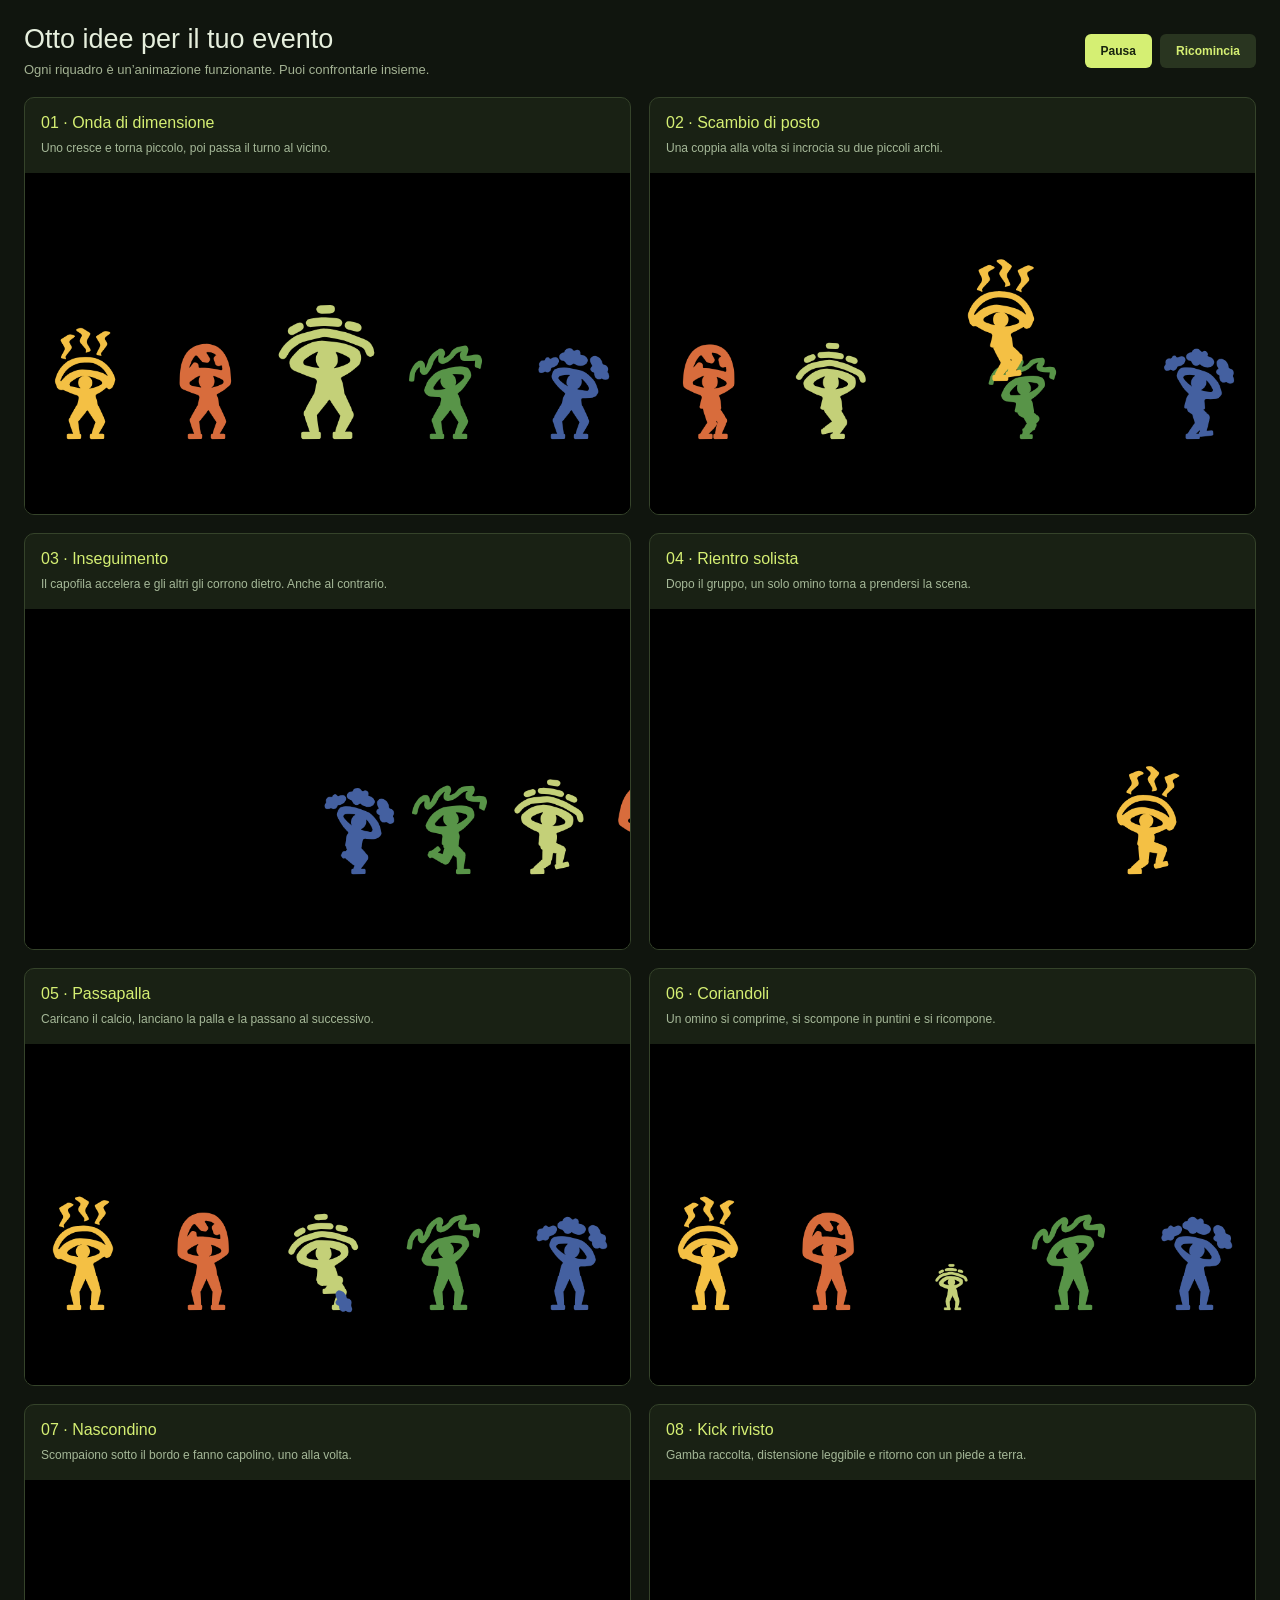
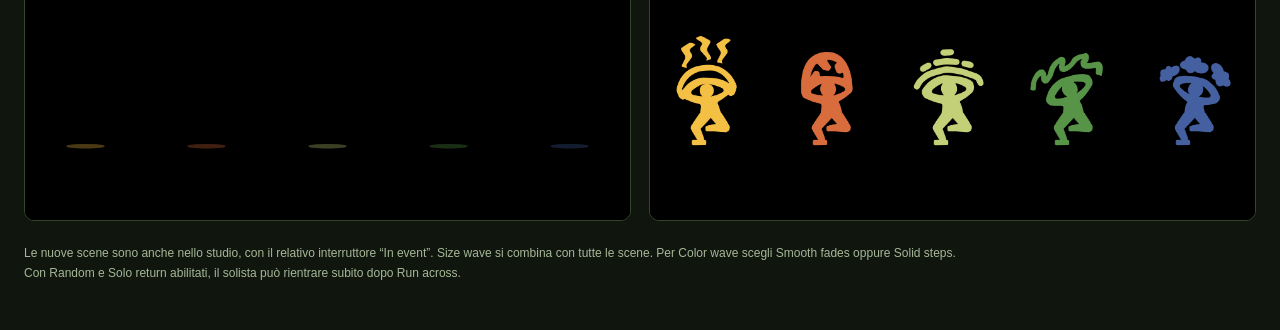
<file: Scene Ideas.html>
<!doctype html><html lang="it"><head><meta charset="utf-8"><meta name="viewport" content="width=device-width,initial-scale=1"><title>Otto idee · Little Scenes</title><style>
*{box-sizing:border-box}body{margin:0;padding:24px;background:#10150e;color:#e6efdd;font:14px 'Segoe UI',Arial,sans-serif}header{max-width:1440px;margin:0 auto 20px;display:flex;gap:20px;align-items:center;flex-wrap:wrap}h1{font-size:27px;font-weight:500;margin:0 0 7px}header p{color:#a3b293;margin:0;font-size:13px}.controls{display:flex;gap:8px;margin-left:auto}button{background:#d5ef73;color:#18230e;border:0;border-radius:6px;padding:10px 16px;font:600 12px 'Segoe UI',Arial;cursor:pointer}button.secondary{background:#293520;color:#d5ef73}main{display:grid;grid-template-columns:repeat(2,minmax(0,1fr));gap:18px;max-width:1440px;margin:auto}article{border:1px solid #35432a;border-radius:10px;overflow:hidden;background:#192114}article h2{font-size:16px;font-weight:500;color:#d5ef73;margin:16px 16px 7px}article p{font-size:12px;line-height:1.6;color:#a5b898;margin:0 16px 15px}canvas{width:100%;aspect-ratio:16/9;display:block;background:#000}footer{max-width:1440px;margin:22px auto;color:#a5b898;font-size:12px;line-height:1.7}@media(max-width:800px){body{padding:14px}main{grid-template-columns:1fr}h1{font-size:24px}.controls{margin-left:0}}
</style></head><body><header><div><h1>Otto idee per il tuo evento</h1><p>Ogni riquadro è un’animazione funzionante. Puoi confrontarle insieme.</p></div><div class="controls"><button id="toggle">Pausa</button><button class="secondary" id="restart">Ricomincia</button></div></header><main><article><h2>01 · Onda di dimensione</h2><p>Uno cresce e torna piccolo, poi passa il turno al vicino.</p><canvas id="idea0" width="960" height="540" aria-label="01 · Onda di dimensione"></canvas></article><article><h2>02 · Scambio di posto</h2><p>Una coppia alla volta si incrocia su due piccoli archi.</p><canvas id="idea1" width="960" height="540" aria-label="02 · Scambio di posto"></canvas></article><article><h2>03 · Inseguimento</h2><p>Il capofila accelera e gli altri gli corrono dietro. Anche al contrario.</p><canvas id="idea2" width="960" height="540" aria-label="03 · Inseguimento"></canvas></article><article><h2>04 · Rientro solista</h2><p>Dopo il gruppo, un solo omino torna a prendersi la scena.</p><canvas id="idea3" width="960" height="540" aria-label="04 · Rientro solista"></canvas></article><article><h2>05 · Passapalla</h2><p>Caricano il calcio, lanciano la palla e la passano al successivo.</p><canvas id="idea4" width="960" height="540" aria-label="05 · Passapalla"></canvas></article><article><h2>06 · Coriandoli</h2><p>Un omino si comprime, si scompone in puntini e si ricompone.</p><canvas id="idea5" width="960" height="540" aria-label="06 · Coriandoli"></canvas></article><article><h2>07 · Nascondino</h2><p>Scompaiono sotto il bordo e fanno capolino, uno alla volta.</p><canvas id="idea6" width="960" height="540" aria-label="07 · Nascondino"></canvas></article><article><h2>08 · Kick rivisto</h2><p>Gamba raccolta, distensione leggibile e ritorno con un piede a terra.</p><canvas id="idea7" width="960" height="540" aria-label="08 · Kick rivisto"></canvas></article></main><footer>Le nuove scene sono anche nello studio, con il relativo interruttore “In event”. Size wave si combina con tutte le scene. Per Color wave scegli Smooth fades oppure Solid steps.<br>Con Random e Solo return abilitati, il solista può rientrare subito dopo Run across.</footer><script>// Extracted from the user-supplied Forme_TPR PDF. Original contour winding is preserved.
globalThis.CharacterArtwork = [{"name":"Spark","polygons":[[[0.23773,-0.39278],[0.22835,-0.38651],[0.2174,-0.38022],[0.20507,-0.37398],[0.19153,-0.36783],[0.17697,-0.36183],[0.16154,-0.35603],[0.14544,-0.35049],[0.12883,-0.34527],[0.1119,-0.34041],[0.09482,-0.33598],[0.07777,-0.33202],[0.06091,-0.32859],[0.04444,-0.32575],[0.02852,-0.32354],[0.01333,-0.32203],[0.02578,-0.3277],[0.03708,-0.33468],[0.04716,-0.34297],[0.05596,-0.35259],[0.06342,-0.36353],[0.06948,-0.3758],[0.07408,-0.38941],[0.07716,-0.40436],[0.07866,-0.42067],[0.07851,-0.43834],[0.07666,-0.45737],[0.07374,-0.47141],[0.0691,-0.48445],[0.0629,-0.49646],[0.05527,-0.5074],[0.04636,-0.51725],[0.03633,-0.526],[0.02531,-0.5336],[0.01346,-0.54004],[0.00093,-0.54529],[-0.01215,-0.54932],[-0.02562,-0.55211],[-0.01102,-0.55022],[0.00394,-0.54773],[0.01917,-0.54469],[0.03458,-0.54114],[0.05009,-0.53712],[0.06563,-0.5327],[0.08111,-0.5279],[0.09644,-0.52277],[0.11156,-0.51737],[0.12638,-0.51173],[0.1274,-0.51132],[0.12842,-0.51092],[0.12943,-0.51053],[0.13042,-0.51015],[0.13181,-0.50958],[0.13321,-0.50903],[0.1346,-0.50847],[0.13599,-0.50791],[0.13698,-0.5075],[0.13796,-0.50709],[0.13894,-0.5067],[0.13993,-0.50632],[0.14132,-0.50575],[0.14271,-0.50517],[0.14411,-0.50458],[0.1455,-0.50397],[0.14644,-0.50357],[0.14736,-0.50318],[0.14828,-0.50279],[0.14922,-0.50239],[0.15065,-0.50177],[0.15208,-0.50115],[0.15352,-0.50052],[0.15495,-0.49988],[0.15578,-0.49951],[0.15662,-0.49914],[0.15746,-0.49877],[0.15829,-0.4984],[0.15996,-0.49765],[0.16161,-0.4969],[0.16326,-0.49614],[0.1649,-0.49539],[0.16543,-0.49515],[0.16596,-0.4949],[0.1665,-0.49466],[0.16703,-0.49441],[0.16919,-0.49342],[0.17133,-0.49241],[0.17345,-0.49139],[0.17555,-0.49037],[0.17603,-0.49013],[0.17651,-0.4899],[0.17698,-0.48968],[0.17746,-0.48944],[0.17906,-0.48866],[0.18065,-0.48789],[0.18221,-0.48713],[0.18375,-0.48638],[0.18448,-0.48601],[0.18522,-0.48564],[0.18596,-0.48527],[0.1867,-0.4849],[0.18796,-0.48428],[0.1892,-0.48365],[0.19044,-0.48301],[0.19167,-0.48239],[0.19245,-0.48198],[0.19323,-0.48157],[0.19401,-0.48116],[0.19478,-0.48075],[0.19592,-0.48015],[0.19704,-0.47955],[0.19816,-0.47895],[0.19926,-0.47835],[0.20004,-0.47794],[0.20082,-0.47752],[0.20158,-0.4771],[0.20232,-0.47665],[0.20338,-0.47608],[0.20442,-0.47551],[0.20545,-0.47493],[0.20648,-0.47436],[0.20721,-0.47395],[0.20795,-0.47353],[0.20869,-0.47311],[0.20943,-0.47267],[0.21041,-0.47209],[0.21139,-0.47152],[0.21238,-0.47095],[0.21336,-0.47037],[0.21406,-0.46996],[0.21475,-0.46955],[0.21545,-0.46914],[0.21615,-0.46873],[0.21709,-0.46816],[0.21803,-0.46758],[0.21895,-0.46701],[0.21986,-0.46644],[0.22051,-0.46604],[0.22115,-0.46565],[0.22178,-0.46525],[0.22243,-0.46485],[0.22333,-0.46428],[0.22423,-0.46371],[0.22511,-0.46313],[0.22598,-0.46256],[0.22656,-0.46219],[0.22712,-0.46182],[0.22768,-0.46145],[0.22822,-0.46108],[0.22915,-0.46047],[0.23004,-0.45985],[0.23091,-0.45924],[0.23177,-0.45862],[0.23222,-0.45833],[0.23267,-0.45802],[0.2331,-0.45772],[0.23352,-0.45742],[0.23478,-0.45652],[0.23602,-0.45562],[0.23722,-0.45472],[0.23839,-0.45382],[0.24658,-0.44504],[0.25144,-0.43451],[0.25297,-0.42312],[0.2512,-0.41177],[0.24611,-0.40136],[0.23773,-0.39279],[0.23773,-0.39278]],[[-0.31324,-0.43781],[-0.30446,-0.44506],[-0.29478,-0.45267],[-0.28425,-0.46055],[-0.27295,-0.46863],[-0.26095,-0.47681],[-0.24831,-0.485],[-0.23509,-0.49313],[-0.22138,-0.5011],[-0.20723,-0.50883],[-0.19271,-0.51623],[-0.17789,-0.52322],[-0.16284,-0.52971],[-0.14762,-0.53562],[-0.13231,-0.54085],[-0.11697,-0.54532],[-0.10166,-0.54895],[-0.08647,-0.55165],[-0.07144,-0.55333],[-0.05666,-0.55391],[-0.05559,-0.5539],[-0.05453,-0.55388],[-0.05346,-0.55387],[-0.0524,-0.55386],[-0.06761,-0.55267],[-0.08257,-0.54986],[-0.09708,-0.54537],[-0.11096,-0.53919],[-0.12399,-0.53127],[-0.13599,-0.52157],[-0.14498,-0.51202],[-0.15266,-0.5014],[-0.15904,-0.48989],[-0.16411,-0.47763],[-0.16789,-0.4648],[-0.17038,-0.45156],[-0.17159,-0.43807],[-0.1715,-0.4245],[-0.17014,-0.41099],[-0.16749,-0.39773],[-0.16358,-0.38487],[-0.15839,-0.37258],[-0.15194,-0.36101],[-0.14422,-0.35033],[-0.13524,-0.34071],[-0.12501,-0.3323],[-0.14139,-0.33476],[-0.15788,-0.33742],[-0.17437,-0.34029],[-0.19074,-0.34335],[-0.20688,-0.34659],[-0.22266,-0.35],[-0.23798,-0.35358],[-0.25272,-0.35731],[-0.26676,-0.36119],[-0.27998,-0.3652],[-0.29227,-0.36935],[-0.30351,-0.37361],[-0.31462,-0.38071],[-0.32218,-0.39083],[-0.32602,-0.4028],[-0.32593,-0.41541],[-0.32173,-0.42747],[-0.31324,-0.43781]],[[-0.4695,-0.46682],[-0.47661,-0.47171],[-0.48371,-0.4766],[-0.48218,-0.48168],[-0.48163,-0.48342],[-0.48004,-0.48806],[-0.47735,-0.49535],[-0.47349,-0.505],[-0.46838,-0.51676],[-0.46196,-0.53036],[-0.45416,-0.54551],[-0.4449,-0.56197],[-0.43413,-0.57945],[-0.42178,-0.59769],[-0.40777,-0.61642],[-0.39203,-0.63538],[-0.38165,-0.64685],[-0.37099,-0.65788],[-0.36007,-0.66846],[-0.34888,-0.6786],[-0.33742,-0.6883],[-0.3257,-0.69755],[-0.3137,-0.70635],[-0.30145,-0.71471],[-0.28893,-0.72262],[-0.27615,-0.73008],[-0.26311,-0.73709],[-0.24981,-0.74365],[-0.23625,-0.74977],[-0.22243,-0.75543],[-0.20836,-0.76065],[-0.19403,-0.76541],[-0.17945,-0.76972],[-0.16461,-0.77359],[-0.14953,-0.77699],[-0.13419,-0.77995],[-0.11861,-0.78245],[-0.10278,-0.7845],[-0.0867,-0.78609],[-0.07037,-0.78723],[-0.0538,-0.78792],[-0.03699,-0.78814],[-0.03644,-0.78814],[-0.02054,-0.7888],[-0.00485,-0.78891],[0.01061,-0.78849],[0.02585,-0.78753],[0.04087,-0.78603],[0.05566,-0.78399],[0.07022,-0.78141],[0.08456,-0.7783],[0.09866,-0.77465],[0.11254,-0.77047],[0.12618,-0.76575],[0.13959,-0.7605],[0.15277,-0.75471],[0.16572,-0.74839],[0.17842,-0.74154],[0.1909,-0.73416],[0.20313,-0.72624],[0.21513,-0.71779],[0.22688,-0.70882],[0.2384,-0.69931],[0.24967,-0.68927],[0.2607,-0.67871],[0.27148,-0.66762],[0.28202,-0.65599],[0.29231,-0.64385],[0.30284,-0.63052],[0.31261,-0.61721],[0.32164,-0.60403],[0.32996,-0.59107],[0.33757,-0.57841],[0.3445,-0.56615],[0.35077,-0.55439],[0.35639,-0.54321],[0.36138,-0.53271],[0.36022,-0.53432],[0.35904,-0.53585],[0.35784,-0.53728],[0.35662,-0.53861],[0.35408,-0.54117],[0.35148,-0.54367],[0.34882,-0.54615],[0.34613,-0.54861],[0.34521,-0.54942],[0.34427,-0.5502],[0.34333,-0.55098],[0.34242,-0.55178],[0.34057,-0.55337],[0.33871,-0.55494],[0.33684,-0.55648],[0.33493,-0.55801],[0.33377,-0.5589],[0.33257,-0.55979],[0.33137,-0.56067],[0.33018,-0.56156],[0.32841,-0.56288],[0.32665,-0.56421],[0.32487,-0.56552],[0.32308,-0.56681],[0.32175,-0.56771],[0.32042,-0.56861],[0.31907,-0.56951],[0.31772,-0.57041],[0.31596,-0.5716],[0.31418,-0.57278],[0.31239,-0.57396],[0.31056,-0.57511],[0.30913,-0.576],[0.30769,-0.57685],[0.30626,-0.5777],[0.30483,-0.57855],[0.30301,-0.57965],[0.30119,-0.58073],[0.29935,-0.5818],[0.2975,-0.58287],[0.29599,-0.58371],[0.29447,-0.58453],[0.29296,-0.58534],[0.29144,-0.58615],[0.28956,-0.58714],[0.28769,-0.58814],[0.28581,-0.58915],[0.2839,-0.59014],[0.2823,-0.59094],[0.2807,-0.59171],[0.27911,-0.59248],[0.27751,-0.59325],[0.27559,-0.59418],[0.27368,-0.5951],[0.27175,-0.59601],[0.2698,-0.59691],[0.26816,-0.59765],[0.2665,-0.59839],[0.26484,-0.59913],[0.26319,-0.59986],[0.26122,-0.60072],[0.25926,-0.60158],[0.25729,-0.60242],[0.25532,-0.60325],[0.25363,-0.60395],[0.25193,-0.60464],[0.25021,-0.60532],[0.24849,-0.60598],[0.24649,-0.60677],[0.24447,-0.60756],[0.24245,-0.60834],[0.24041,-0.6091],[0.23868,-0.60974],[0.23694,-0.61038],[0.2352,-0.61102],[0.23347,-0.61166],[0.23141,-0.6124],[0.22934,-0.61313],[0.22728,-0.61385],[0.22522,-0.61456],[0.22346,-0.61517],[0.22169,-0.61576],[0.21993,-0.61633],[0.21817,-0.61691],[0.21607,-0.6176],[0.21396,-0.61827],[0.21185,-0.61893],[0.20976,-0.61959],[0.20796,-0.62015],[0.20618,-0.6207],[0.20439,-0.62124],[0.2026,-0.62177],[0.20046,-0.62242],[0.19831,-0.62304],[0.19616,-0.62365],[0.19402,-0.62423],[0.19223,-0.62473],[0.19044,-0.62524],[0.18866,-0.62575],[0.18686,-0.62625],[0.18466,-0.62686],[0.18246,-0.62744],[0.18027,-0.628],[0.17807,-0.62855],[0.1763,-0.629],[0.17453,-0.62945],[0.17276,-0.6299],[0.17096,-0.63035],[0.16871,-0.63092],[0.16646,-0.63146],[0.1642,-0.632],[0.16195,-0.63254],[0.16019,-0.63295],[0.15845,-0.63336],[0.15671,-0.63377],[0.15495,-0.63417],[0.15265,-0.6347],[0.15034,-0.63521],[0.14802,-0.6357],[0.14572,-0.6362],[0.14403,-0.63657],[0.14233,-0.63693],[0.14063,-0.6373],[0.13895,-0.63767],[0.13654,-0.63816],[0.13414,-0.63865],[0.13174,-0.63912],[0.12933,-0.63958],[0.12798,-0.63986],[0.12662,-0.64013],[0.12527,-0.6404],[0.12392,-0.64068],[0.10585,-0.64395],[0.08792,-0.64689],[0.07022,-0.64953],[0.0528,-0.65191],[0.03576,-0.65404],[0.01915,-0.65596],[0.00305,-0.6577],[-0.01246,-0.65927],[-0.0273,-0.66072],[-0.04142,-0.66208],[-0.05473,-0.66335],[-0.06715,-0.66459],[-0.07862,-0.66581],[-0.09456,-0.66702],[-0.11085,-0.66714],[-0.12742,-0.66626],[-0.14419,-0.66444],[-0.16109,-0.66174],[-0.17804,-0.65824],[-0.19496,-0.654],[-0.21179,-0.6491],[-0.22843,-0.6436],[-0.24483,-0.63756],[-0.26089,-0.63107],[-0.27655,-0.62419],[-0.29173,-0.61698],[-0.30636,-0.60951],[-0.32035,-0.60186],[-0.33364,-0.59409],[-0.34615,-0.58627],[-0.35779,-0.57847],[-0.36851,-0.57076],[-0.37821,-0.56321],[-0.38682,-0.55588],[-0.39428,-0.54884],[-0.40049,-0.54216],[-0.40793,-0.53388],[-0.41693,-0.52432],[-0.42702,-0.51375],[-0.43777,-0.50246],[-0.44871,-0.49069],[-0.45941,-0.47872],[-0.46939,-0.46682],[-0.4695,-0.46682]],[[0.37755,-0.48753],[0.37687,-0.49114],[0.37614,-0.49469],[0.37535,-0.49817],[0.37449,-0.50157],[0.37598,-0.49762],[0.37724,-0.49413],[0.37829,-0.49113],[0.37913,-0.48862],[0.37755,-0.48753]],[[0.48535,-0.49354],[0.48491,-0.49529],[0.4844,-0.4974],[0.4832,-0.50192],[0.48127,-0.50867],[0.47854,-0.51748],[0.47496,-0.52817],[0.47048,-0.54057],[0.46502,-0.5545],[0.45854,-0.56979],[0.45097,-0.58625],[0.44226,-0.60373],[0.43235,-0.62203],[0.42119,-0.641],[0.40871,-0.66044],[0.39485,-0.68019],[0.37957,-0.70007],[0.37266,-0.70846],[0.3654,-0.71691],[0.35778,-0.7254],[0.34979,-0.7339],[0.34142,-0.7424],[0.33268,-0.75086],[0.32355,-0.75927],[0.31404,-0.7676],[0.30413,-0.77584],[0.29382,-0.78395],[0.2831,-0.79192],[0.27197,-0.79973],[0.26043,-0.80734],[0.24846,-0.81475],[0.23606,-0.82192],[0.22323,-0.82883],[0.20996,-0.83546],[0.19625,-0.8418],[0.18208,-0.84781],[0.16746,-0.85347],[0.15238,-0.85876],[0.13683,-0.86367],[0.1208,-0.86815],[0.1043,-0.87221],[0.08732,-0.8758],[0.06984,-0.87891],[0.05187,-0.88151],[0.0334,-0.88359],[0.01442,-0.88512],[-0.00506,-0.88608],[-0.02507,-0.88644],[-0.0456,-0.88619],[-0.06666,-0.88529],[-0.08732,-0.88498],[-0.10741,-0.88408],[-0.12695,-0.88261],[-0.14594,-0.8806],[-0.16439,-0.87806],[-0.18231,-0.87502],[-0.1997,-0.8715],[-0.21657,-0.86752],[-0.23292,-0.8631],[-0.24877,-0.85826],[-0.26412,-0.85303],[-0.27898,-0.84742],[-0.29336,-0.84146],[-0.30725,-0.83517],[-0.32068,-0.82857],[-0.33364,-0.82168],[-0.34615,-0.81452],[-0.3582,-0.80712],[-0.36982,-0.7995],[-0.381,-0.79167],[-0.39175,-0.78366],[-0.40208,-0.7755],[-0.41199,-0.76719],[-0.4215,-0.75877],[-0.43061,-0.75025],[-0.43933,-0.74166],[-0.44766,-0.73302],[-0.45561,-0.72435],[-0.46319,-0.71567],[-0.47041,-0.70699],[-0.47727,-0.69836],[-0.48377,-0.68978],[-0.48994,-0.68127],[-0.50349,-0.66119],[-0.51565,-0.64132],[-0.52649,-0.62181],[-0.53608,-0.60285],[-0.54448,-0.58458],[-0.55177,-0.56719],[-0.55801,-0.55084],[-0.56328,-0.53568],[-0.56763,-0.5219],[-0.57115,-0.50965],[-0.5739,-0.49911],[-0.57594,-0.49043],[-0.57736,-0.48378],[-0.57821,-0.47933],[-0.57856,-0.47725],[-0.57982,-0.46961],[-0.581,-0.46463],[-0.58142,-0.45953],[-0.58103,-0.45438],[-0.57982,-0.44928],[-0.57522,-0.43509],[-0.57067,-0.42085],[-0.56609,-0.4066],[-0.56139,-0.39239],[-0.55647,-0.37828],[-0.55124,-0.36432],[-0.54561,-0.35055],[-0.53904,-0.33639],[-0.53257,-0.32657],[-0.52399,-0.31861],[-0.51108,-0.31001],[-0.50336,-0.3056],[-0.4916,-0.2993],[-0.48001,-0.29353],[-0.47278,-0.29072],[-0.46694,-0.29146],[-0.45894,-0.2942],[-0.45039,-0.29804],[-0.44289,-0.30203],[-0.43131,-0.29582],[-0.4194,-0.28957],[-0.40716,-0.28329],[-0.39459,-0.27701],[-0.38172,-0.27073],[-0.36853,-0.26449],[-0.35503,-0.25831],[-0.34124,-0.25219],[-0.32715,-0.24616],[-0.31277,-0.24024],[-0.2981,-0.23445],[-0.28315,-0.22881],[-0.26793,-0.22333],[-0.25244,-0.21804],[-0.23668,-0.21296],[-0.22066,-0.2081],[-0.20438,-0.20348],[-0.18786,-0.19912],[-0.17109,-0.19505],[-0.15408,-0.19128],[-0.15602,-0.18454],[-0.15814,-0.17709],[-0.16042,-0.16896],[-0.16284,-0.16016],[-0.1654,-0.15072],[-0.16809,-0.14065],[-0.17089,-0.12997],[-0.17379,-0.1187],[-0.17678,-0.10686],[-0.17985,-0.09448],[-0.18298,-0.08156],[-0.18616,-0.06813],[-0.18939,-0.0542],[-0.19264,-0.03981],[-0.19592,-0.02496],[-0.19919,-0.00967],[-0.20246,0.00603],[-0.20572,0.02213],[-0.20894,0.0386],[-0.21212,0.05544],[-0.21524,0.07261],[-0.2183,0.0901],[-0.22128,0.10789],[-0.22417,0.12596],[-0.22696,0.1443],[-0.22963,0.16288],[-0.23218,0.18168],[-0.23458,0.20068],[-0.23684,0.21987],[-0.23894,0.23923],[-0.24086,0.25873],[-0.2426,0.27836],[-0.24414,0.2981],[-0.24547,0.31792],[-0.24657,0.33782],[-0.24745,0.35777],[-0.24808,0.37774],[-0.24845,0.39773],[-0.24855,0.41772],[-0.26841,0.42272],[-0.28454,0.4262],[-0.29732,0.42882],[-0.30711,0.43126],[-0.3143,0.43418],[-0.31924,0.43826],[-0.32233,0.44417],[-0.32392,0.45259],[-0.32439,0.46418],[-0.32411,0.47962],[-0.32137,0.49187],[-0.31446,0.50174],[-0.30415,0.50946],[-0.29121,0.51529],[-0.27638,0.51946],[-0.26044,0.52223],[-0.24415,0.52383],[-0.22827,0.52451],[-0.21357,0.52452],[-0.20081,0.52411],[-0.19074,0.5235],[-0.18415,0.52296],[-0.18178,0.52273],[-0.17968,0.52263],[-0.17386,0.5222],[-0.16504,0.52128],[-0.15394,0.51967],[-0.14128,0.51721],[-0.12777,0.51371],[-0.11414,0.50899],[-0.1011,0.50288],[-0.08938,0.4952],[-0.07969,0.48576],[-0.07275,0.47439],[-0.06927,0.46091],[-0.06999,0.44514],[-0.07174,0.43379],[-0.0731,0.4214],[-0.07408,0.40808],[-0.07467,0.39393],[-0.07489,0.37903],[-0.07472,0.36349],[-0.07416,0.3474],[-0.07323,0.33086],[-0.07192,0.31397],[-0.07023,0.29683],[-0.06816,0.27952],[-0.06572,0.26216],[-0.0629,0.24483],[-0.0597,0.22763],[-0.05613,0.21066],[-0.05219,0.19402],[-0.04787,0.1778],[-0.04318,0.16211],[-0.03812,0.14703],[-0.03269,0.13267],[-0.02689,0.11912],[-0.02072,0.10647],[-0.01418,0.09484],[-0.00727,0.0843],[0.0,0.07497],[0.00796,0.09403],[0.01493,0.11292],[0.02097,0.13161],[0.02615,0.15006],[0.03052,0.16825],[0.03415,0.18613],[0.0371,0.20367],[0.03943,0.22083],[0.0412,0.23759],[0.04248,0.2539],[0.04331,0.26973],[0.04378,0.28504],[0.04393,0.29981],[0.04383,0.31399],[0.04354,0.32755],[0.04311,0.34046],[0.04263,0.35268],[0.04213,0.36417],[0.04169,0.37491],[0.04136,0.38484],[0.04122,0.39395],[0.04131,0.4022],[0.04173,0.41778],[0.04228,0.43317],[0.04323,0.44809],[0.04487,0.4623],[0.04747,0.47553],[0.05133,0.48753],[0.05672,0.49805],[0.06393,0.50682],[0.07323,0.51359],[0.08492,0.51811],[0.09928,0.52011],[0.11209,0.5206],[0.1271,0.52111],[0.14385,0.52158],[0.16189,0.52196],[0.18078,0.52219],[0.20007,0.52222],[0.21932,0.522],[0.23807,0.52147],[0.25588,0.52058],[0.27229,0.51928],[0.28687,0.5175],[0.29917,0.51521],[0.30874,0.51233],[0.31512,0.50883],[0.31788,0.50464],[0.32025,0.49363],[0.32323,0.48089],[0.32579,0.46758],[0.32689,0.45485],[0.32549,0.44387],[0.32054,0.43579],[0.311,0.43176],[0.28939,0.42809],[0.26956,0.42364],[0.25505,0.41989],[0.24942,0.41832],[0.24935,0.4174],[0.24914,0.41472],[0.24879,0.41034],[0.24829,0.40435],[0.24766,0.39684],[0.24688,0.38787],[0.24596,0.37754],[0.24491,0.36592],[0.24371,0.35309],[0.24237,0.33914],[0.24089,0.32414],[0.23928,0.30818],[0.23752,0.29134],[0.23562,0.2737],[0.23358,0.25533],[0.2314,0.23633],[0.22909,0.21677],[0.22663,0.19673],[0.22404,0.17629],[0.2213,0.15554],[0.21843,0.13455],[0.21542,0.1134],[0.21227,0.09219],[0.20898,0.07098],[0.20555,0.04986],[0.20198,0.02891],[0.19828,0.0082],[0.19444,-0.01217],[0.19046,-0.03213],[0.18634,-0.05159],[0.18208,-0.07048],[0.17769,-0.08872],[0.17316,-0.10622],[0.16849,-0.12291],[0.16368,-0.13869],[0.15874,-0.1535],[0.15366,-0.16725],[0.14845,-0.17986],[0.14309,-0.19125],[0.1376,-0.20134],[0.13198,-0.21005],[0.12621,-0.21729],[0.14133,-0.22408],[0.15627,-0.23122],[0.17102,-0.23866],[0.18554,-0.24636],[0.19982,-0.25429],[0.21384,-0.26239],[0.22756,-0.27064],[0.24096,-0.27899],[0.25402,-0.28741],[0.26673,-0.29584],[0.27904,-0.30425],[0.29094,-0.3126],[0.3024,-0.32085],[0.31341,-0.32896],[0.32393,-0.33689],[0.33395,-0.34459],[0.33532,-0.33931],[0.33753,-0.33434],[0.34058,-0.3298],[0.34444,-0.3258],[0.34472,-0.32555],[0.345,-0.32532],[0.34525,-0.32511],[0.34548,-0.32492],[0.35233,-0.32064],[0.36224,-0.31575],[0.37232,-0.3119],[0.37973,-0.31072],[0.38696,-0.31351],[0.39854,-0.31928],[0.41029,-0.32559],[0.41804,-0.33001],[0.43094,-0.33863],[0.43952,-0.34659],[0.44599,-0.35639],[0.45257,-0.37055],[0.45819,-0.38431],[0.46342,-0.39827],[0.46834,-0.41237],[0.47304,-0.42657],[0.47762,-0.44082],[0.48217,-0.45507],[0.48677,-0.46928],[0.48815,-0.47541],[0.48833,-0.48158],[0.48735,-0.48763],[0.4853,-0.49343],[0.48535,-0.49354]],[[-0.46256,-0.873],[-0.45634,-0.8704],[-0.44328,-0.86624],[-0.42604,-0.86115],[-0.40722,-0.85579],[-0.38946,-0.85081],[-0.37538,-0.84686],[-0.3676,-0.84459],[-0.36758,-0.84867],[-0.37359,-0.86048],[-0.38182,-0.87516],[-0.38844,-0.88784],[-0.38962,-0.89365],[-0.37957,-0.90608],[-0.36952,-0.91851],[-0.35948,-0.93093],[-0.34943,-0.94336],[-0.33938,-0.95579],[-0.32933,-0.96822],[-0.31928,-0.98065],[-0.30923,-0.99307],[-0.29918,-1.0055],[-0.28913,-1.01793],[-0.27908,-1.03036],[-0.26903,-1.04279],[-0.25898,-1.05521],[-0.26644,-1.06736],[-0.27389,-1.07951],[-0.28135,-1.09166],[-0.2888,-1.10381],[-0.29626,-1.11595],[-0.30371,-1.1281],[-0.31117,-1.14025],[-0.31862,-1.1524],[-0.32608,-1.16455],[-0.31392,-1.17294],[-0.30176,-1.18133],[-0.2896,-1.18973],[-0.27744,-1.19812],[-0.26528,-1.20652],[-0.25312,-1.21491],[-0.24096,-1.22331],[-0.2288,-1.2317],[-0.21664,-1.24009],[-0.20448,-1.24849],[-0.19233,-1.25688],[-0.20597,-1.26179],[-0.21962,-1.2667],[-0.23326,-1.27162],[-0.24691,-1.27653],[-0.26055,-1.28144],[-0.2742,-1.28635],[-0.28785,-1.29126],[-0.30149,-1.29617],[-0.30906,-1.29244],[-0.32048,-1.2862],[-0.33492,-1.27797],[-0.35154,-1.26825],[-0.36951,-1.25757],[-0.38799,-1.24644],[-0.40616,-1.23539],[-0.42317,-1.22492],[-0.4382,-1.21556],[-0.45042,-1.20783],[-0.45898,-1.20223],[-0.46306,-1.1993],[-0.46597,-1.19281],[-0.46508,-1.18305],[-0.461,-1.17065],[-0.45439,-1.15624],[-0.44586,-1.14046],[-0.43604,-1.12394],[-0.42558,-1.10732],[-0.4151,-1.09122],[-0.40524,-1.07629],[-0.39663,-1.06315],[-0.38989,-1.05244],[-0.38567,-1.0448],[-0.3846,-1.04085],[-0.38798,-1.03358],[-0.39367,-1.02319],[-0.40117,-1.01028],[-0.40997,-0.9955],[-0.41957,-0.97945],[-0.42947,-0.96276],[-0.43918,-0.94606],[-0.44817,-0.92997],[-0.45597,-0.91511],[-0.46205,-0.9021],[-0.46593,-0.89157],[-0.4671,-0.88414],[-0.46693,-0.8806],[-0.46655,-0.878],[-0.46532,-0.87568],[-0.46256,-0.873]],[[-0.14266,-1.16531],[-0.13261,-1.15288],[-0.12256,-1.14045],[-0.11251,-1.12803],[-0.10246,-1.1156],[-0.09241,-1.10317],[-0.08236,-1.09074],[-0.07232,-1.07831],[-0.06227,-1.06589],[-0.05222,-1.05346],[-0.04217,-1.04103],[-0.03212,-1.0286],[-0.02207,-1.01617],[-0.01202,-1.00375],[-0.01317,-0.99791],[-0.01978,-0.98523],[-0.02801,-0.97056],[-0.03404,-0.95876],[-0.03404,-0.95468],[-0.02626,-0.95695],[-0.01218,-0.96091],[0.00558,-0.96589],[0.02439,-0.97125],[0.04164,-0.97633],[0.05469,-0.9805],[0.06092,-0.98309],[0.06367,-0.98575],[0.06491,-0.98807],[0.06529,-0.99069],[0.06546,-0.99424],[0.0643,-1.00167],[0.06043,-1.01219],[0.05435,-1.0252],[0.04656,-1.04006],[0.03756,-1.05616],[0.02785,-1.07286],[0.01794,-1.08954],[0.00834,-1.10559],[-0.00047,-1.12038],[-0.00797,-1.13328],[-0.01366,-1.14368],[-0.01705,-1.15094],[-0.01597,-1.15489],[-0.01175,-1.16254],[-0.00501,-1.17325],[0.0036,-1.1864],[0.01346,-1.20133],[0.02394,-1.21743],[0.0344,-1.23406],[0.04421,-1.25058],[0.05274,-1.26636],[0.05936,-1.28076],[0.06343,-1.29316],[0.06433,-1.30291],[0.06141,-1.30939],[0.05732,-1.31233],[0.04875,-1.31792],[0.03653,-1.32566],[0.02149,-1.33502],[0.00447,-1.34548],[-0.01369,-1.35654],[-0.03218,-1.36766],[-0.05014,-1.37834],[-0.06675,-1.38806],[-0.08118,-1.3963],[-0.09259,-1.40254],[-0.10015,-1.40626],[-0.1138,-1.40135],[-0.12744,-1.39644],[-0.14109,-1.39153],[-0.15473,-1.38662],[-0.16838,-1.38171],[-0.18203,-1.3768],[-0.19567,-1.37189],[-0.20932,-1.36698],[-0.19716,-1.35858],[-0.185,-1.35019],[-0.17284,-1.3418],[-0.16068,-1.3334],[-0.14852,-1.32501],[-0.13636,-1.31661],[-0.1242,-1.30822],[-0.11204,-1.29982],[-0.09988,-1.29143],[-0.08772,-1.28303],[-0.07556,-1.27464],[-0.08302,-1.26249],[-0.09047,-1.25034],[-0.09793,-1.2382],[-0.10538,-1.22605],[-0.11284,-1.2139],[-0.12029,-1.20175],[-0.12775,-1.18961],[-0.1352,-1.17746],[-0.14266,-1.16531]],[[0.16484,-0.91982],[0.17107,-0.91723],[0.18412,-0.91306],[0.20137,-0.90797],[0.22019,-0.90262],[0.23795,-0.89764],[0.25203,-0.89368],[0.2598,-0.89141],[0.25983,-0.89549],[0.25382,-0.9073],[0.24558,-0.92198],[0.23896,-0.93466],[0.23778,-0.94048],[0.24783,-0.9529],[0.25788,-0.96533],[0.26793,-0.97776],[0.27798,-0.99019],[0.28803,-1.00262],[0.29808,-1.01504],[0.30813,-1.02747],[0.31818,-1.0399],[0.32823,-1.05233],[0.33828,-1.06476],[0.34833,-1.07718],[0.35837,-1.08961],[0.36842,-1.10204],[0.36097,-1.11419],[0.35351,-1.12634],[0.34606,-1.13848],[0.3386,-1.15063],[0.33115,-1.16278],[0.32369,-1.17493],[0.31624,-1.18707],[0.30878,-1.19922],[0.30133,-1.21137],[0.31349,-1.21976],[0.32565,-1.22816],[0.33781,-1.23655],[0.34997,-1.24495],[0.36213,-1.25334],[0.37429,-1.26174],[0.38644,-1.27013],[0.3986,-1.27853],[0.41076,-1.28692],[0.42292,-1.29531],[0.43508,-1.30371],[0.42144,-1.30862],[0.40779,-1.31353],[0.39414,-1.31844],[0.3805,-1.32335],[0.36685,-1.32826],[0.35321,-1.33317],[0.33956,-1.33808],[0.32592,-1.34299],[0.31835,-1.33927],[0.30692,-1.33303],[0.29249,-1.32479],[0.27587,-1.31507],[0.2579,-1.30439],[0.23942,-1.29327],[0.22125,-1.28221],[0.20423,-1.27175],[0.1892,-1.26239],[0.17699,-1.25465],[0.16843,-1.24906],[0.16435,-1.24612],[0.16144,-1.23963],[0.16233,-1.22987],[0.1664,-1.21747],[0.17302,-1.20306],[0.18155,-1.18728],[0.19136,-1.17077],[0.20183,-1.15414],[0.2123,-1.13805],[0.22216,-1.12311],[0.23078,-1.10998],[0.23751,-1.09927],[0.24173,-1.09162],[0.24281,-1.08767],[0.23943,-1.08041],[0.23374,-1.07001],[0.22624,-1.05711],[0.21744,-1.04232],[0.20784,-1.02627],[0.19793,-1.00959],[0.18823,-0.99288],[0.17923,-0.97679],[0.17144,-0.96193],[0.16535,-0.94892],[0.16148,-0.9384],[0.16031,-0.93097],[0.16048,-0.92743],[0.16085,-0.92482],[0.16209,-0.9225],[0.16484,-0.91982]]],"top":-1.40626,"bottom":0.52452},{"name":"Orbit","polygons":[[[0.24811,-0.41016],[0.23932,-0.40423],[0.22917,-0.39828],[0.21782,-0.39236],[0.20539,-0.38652],[0.19202,-0.38078],[0.17784,-0.3752],[0.163,-0.36981],[0.14763,-0.36466],[0.13187,-0.35979],[0.11585,-0.35523],[0.09971,-0.35105],[0.08358,-0.34726],[0.06761,-0.34392],[0.05192,-0.34107],[0.03666,-0.33875],[0.04854,-0.34496],[0.05939,-0.3523],[0.06918,-0.3608],[0.07784,-0.37044],[0.08534,-0.38123],[0.09163,-0.39318],[0.09666,-0.4063],[0.10039,-0.42058],[0.10277,-0.43604],[0.10376,-0.45267],[0.1033,-0.47049],[0.10135,-0.48949],[0.09813,-0.50512],[0.09304,-0.51965],[0.08624,-0.53306],[0.07788,-0.54531],[0.06813,-0.55637],[0.08529,-0.55104],[0.10228,-0.54533],[0.119,-0.5393],[0.13535,-0.533],[0.15122,-0.5265],[0.16651,-0.51984],[0.18112,-0.5131],[0.19495,-0.50632],[0.2079,-0.49956],[0.21986,-0.49288],[0.23074,-0.48635],[0.24043,-0.48001],[0.24882,-0.47392],[0.25738,-0.46474],[0.26245,-0.45374],[0.26406,-0.44184],[0.2622,-0.42998],[0.25688,-0.41911],[0.24811,-0.41016]],[[-0.32728,-0.4572],[-0.31805,-0.46482],[-0.30787,-0.47283],[-0.29679,-0.48112],[-0.2849,-0.48961],[-0.27227,-0.49821],[-0.25896,-0.50682],[-0.24505,-0.51535],[-0.23061,-0.52372],[-0.21572,-0.53182],[-0.20044,-0.53957],[-0.18485,-0.54688],[-0.16902,-0.55365],[-0.15302,-0.5598],[-0.13692,-0.56522],[-0.13775,-0.5645],[-0.13859,-0.5638],[-0.13943,-0.5631],[-0.14025,-0.56238],[-0.14947,-0.55273],[-0.15749,-0.54209],[-0.16432,-0.5306],[-0.16997,-0.51839],[-0.17444,-0.5056],[-0.17773,-0.49235],[-0.17984,-0.47878],[-0.18079,-0.46502],[-0.18056,-0.45121],[-0.17916,-0.43747],[-0.1766,-0.42395],[-0.17288,-0.41077],[-0.168,-0.39806],[-0.16196,-0.38597],[-0.15478,-0.37462],[-0.14644,-0.36414],[-0.13695,-0.35467],[-0.12632,-0.34634],[-0.1424,-0.3487],[-0.15862,-0.35126],[-0.17487,-0.354],[-0.19106,-0.35693],[-0.20709,-0.36003],[-0.22285,-0.3633],[-0.23823,-0.36672],[-0.25315,-0.37029],[-0.2675,-0.374],[-0.28117,-0.37785],[-0.29406,-0.38182],[-0.30608,-0.38591],[-0.31712,-0.39011],[-0.32872,-0.39752],[-0.33662,-0.4081],[-0.34062,-0.4206],[-0.34053,-0.43379],[-0.33615,-0.4464],[-0.32728,-0.4572],[-0.32728,-0.4572]],[[0.14332,-0.91223],[0.13935,-0.91155],[0.13563,-0.91075],[0.13235,-0.90983],[0.12971,-0.90879],[0.12263,-0.90224],[0.10835,-0.88839],[0.09423,-0.87449],[0.08764,-0.86775],[0.08725,-0.86546],[0.08744,-0.8623],[0.08795,-0.85904],[0.08851,-0.85644],[0.09208,-0.84304],[0.09638,-0.82872],[0.10116,-0.81395],[0.10616,-0.7992],[0.11112,-0.78492],[0.11578,-0.77159],[0.11844,-0.76365],[0.12196,-0.75351],[0.1259,-0.74387],[0.12982,-0.73744],[0.13886,-0.73173],[0.1556,-0.72278],[0.17248,-0.71451],[0.18194,-0.71083],[0.18957,-0.71452],[0.20422,-0.72343],[0.22117,-0.73422],[0.23571,-0.74356],[0.23929,-0.7267],[0.24222,-0.71018],[0.24455,-0.69412],[0.24634,-0.67864],[0.24764,-0.66384],[0.24852,-0.64983],[0.24904,-0.63674],[0.23315,-0.64237],[0.21698,-0.64759],[0.20059,-0.6524],[0.18404,-0.65683],[0.16736,-0.6609],[0.15062,-0.66464],[0.13388,-0.66806],[0.11717,-0.67118],[0.10057,-0.67403],[0.08411,-0.67662],[0.06785,-0.67898],[0.05185,-0.68112],[0.03616,-0.68307],[0.02083,-0.68485],[0.00592,-0.68647],[-0.00852,-0.68796],[-0.02245,-0.68935],[-0.0358,-0.69064],[-0.04852,-0.69186],[-0.06056,-0.69303],[-0.07187,-0.69418],[-0.08239,-0.69531],[-0.09698,-0.69647],[-0.11186,-0.69675],[-0.12699,-0.6962],[-0.14229,-0.69488],[-0.15774,-0.69284],[-0.17326,-0.69012],[-0.17231,-0.7071],[-0.17236,-0.72362],[-0.17333,-0.73882],[-0.17512,-0.75182],[-0.17766,-0.76176],[-0.18085,-0.76776],[-0.18598,-0.77179],[-0.19474,-0.77767],[-0.20393,-0.78336],[-0.21036,-0.78683],[-0.21732,-0.78944],[-0.22724,-0.79194],[-0.239,-0.79299],[-0.2515,-0.79126],[-0.25817,-0.7881],[-0.26624,-0.7821],[-0.27543,-0.77364],[-0.28552,-0.76307],[-0.29625,-0.75076],[-0.30738,-0.73708],[-0.31865,-0.72239],[-0.32983,-0.70705],[-0.34065,-0.69144],[-0.35089,-0.67592],[-0.34686,-0.69001],[-0.34253,-0.70425],[-0.3379,-0.7186],[-0.33295,-0.73301],[-0.32767,-0.74743],[-0.32206,-0.76181],[-0.3161,-0.77611],[-0.30978,-0.79029],[-0.3031,-0.80429],[-0.29604,-0.81808],[-0.28859,-0.8316],[-0.28075,-0.8448],[-0.2725,-0.85765],[-0.26384,-0.8701],[-0.25476,-0.88209],[-0.24523,-0.89359],[-0.23527,-0.90454],[-0.22485,-0.9149],[-0.21396,-0.92463],[-0.20538,-0.9133],[-0.19679,-0.90194],[-0.18818,-0.8906],[-0.1795,-0.87931],[-0.17074,-0.86809],[-0.16185,-0.857],[-0.15281,-0.84605],[-0.14358,-0.83529],[-0.13414,-0.82475],[-0.12186,-0.81195],[-0.11146,-0.80302],[-0.10089,-0.79681],[-0.08808,-0.79218],[-0.07097,-0.78798],[-0.05896,-0.78579],[-0.04088,-0.78299],[-0.02325,-0.78081],[-0.01262,-0.7805],[-0.00355,-0.78538],[0.00775,-0.79497],[0.01835,-0.80581],[0.0253,-0.81448],[0.02869,-0.82068],[0.03263,-0.82944],[0.03549,-0.83815],[0.03562,-0.8442],[0.02765,-0.85756],[0.01968,-0.87092],[0.01171,-0.88428],[0.00374,-0.89764],[-0.00423,-0.911],[-0.01221,-0.92436],[-0.02018,-0.93772],[-0.02815,-0.95107],[-0.03612,-0.96443],[-0.04409,-0.97779],[-0.0251,-0.97706],[-0.00693,-0.97548],[0.01042,-0.97308],[0.02698,-0.96992],[0.04276,-0.96601],[0.05778,-0.96139],[0.07207,-0.9561],[0.08564,-0.95017],[0.0985,-0.94363],[0.11068,-0.93653],[0.1222,-0.92888],[0.13307,-0.92073],[0.14332,-0.91212],[0.14332,-0.91223]],[[0.39312,-0.5143],[0.39246,-0.52026],[0.39247,-0.52061],[0.39249,-0.52164],[0.3925,-0.52334],[0.39251,-0.52569],[0.3925,-0.52867],[0.39247,-0.53225],[0.39241,-0.53642],[0.39231,-0.54116],[0.39216,-0.54644],[0.39195,-0.55226],[0.39169,-0.55858],[0.39135,-0.56539],[0.39093,-0.57266],[0.39043,-0.58039],[0.38983,-0.58854],[0.38912,-0.5971],[0.38831,-0.60605],[0.38738,-0.61537],[0.38632,-0.62504],[0.38513,-0.63504],[0.38379,-0.64535],[0.38231,-0.65594],[0.38066,-0.66681],[0.37885,-0.67793],[0.37686,-0.68928],[0.3747,-0.70083],[0.37234,-0.71258],[0.36978,-0.7245],[0.36702,-0.73657],[0.36404,-0.74877],[0.36085,-0.76109],[0.35742,-0.77349],[0.35375,-0.78596],[0.34984,-0.79849],[0.34567,-0.81105],[0.34125,-0.82362],[0.33655,-0.83618],[0.33157,-0.84872],[0.32631,-0.86121],[0.32076,-0.87363],[0.31491,-0.88596],[0.30874,-0.89819],[0.30226,-0.91029],[0.29545,-0.92224],[0.28831,-0.93403],[0.28083,-0.94563],[0.273,-0.95702],[0.26481,-0.96819],[0.25626,-0.97911],[0.24734,-0.98977],[0.23803,-1.00014],[0.22834,-1.01021],[0.21825,-1.01995],[0.20775,-1.02935],[0.19684,-1.03838],[0.18551,-1.04702],[0.17376,-1.05527],[0.16156,-1.06308],[0.14892,-1.07046],[0.13583,-1.07737],[0.12228,-1.0838],[0.10826,-1.08972],[0.09377,-1.09512],[0.07879,-1.09998],[0.06332,-1.10427],[0.04735,-1.10798],[0.03087,-1.11109],[0.01387,-1.11357],[-0.00365,-1.11542],[-0.0217,-1.1166],[-0.04029,-1.1171],[-0.05943,-1.11689],[-0.07912,-1.11597],[-0.09937,-1.1143],[-0.1202,-1.11187],[-0.14001,-1.10882],[-0.15913,-1.10502],[-0.1776,-1.10052],[-0.19541,-1.09533],[-0.21257,-1.08949],[-0.22911,-1.08301],[-0.24503,-1.07591],[-0.26035,-1.06823],[-0.27506,-1.05999],[-0.2892,-1.05121],[-0.30276,-1.04192],[-0.31576,-1.03214],[-0.32822,-1.0219],[-0.34013,-1.01122],[-0.35152,-1.00012],[-0.3624,-0.98863],[-0.37278,-0.97678],[-0.38266,-0.96459],[-0.39207,-0.95209],[-0.40101,-0.93929],[-0.4095,-0.92623],[-0.41754,-0.91292],[-0.42515,-0.8994],[-0.43233,-0.88569],[-0.43911,-0.8718],[-0.4455,-0.85778],[-0.45149,-0.84363],[-0.45712,-0.82939],[-0.46238,-0.81509],[-0.46729,-0.80073],[-0.47186,-0.78636],[-0.4761,-0.77199],[-0.48003,-0.75765],[-0.48365,-0.74336],[-0.48698,-0.72915],[-0.49003,-0.71505],[-0.49281,-0.70107],[-0.49534,-0.68724],[-0.49761,-0.6736],[-0.49966,-0.66015],[-0.50148,-0.64692],[-0.50309,-0.63395],[-0.5045,-0.62126],[-0.50572,-0.60886],[-0.50676,-0.59679],[-0.50765,-0.58506],[-0.50837,-0.57371],[-0.50896,-0.56276],[-0.50942,-0.55223],[-0.50976,-0.54215],[-0.50999,-0.53254],[-0.51013,-0.52343],[-0.51019,-0.51484],[-0.51017,-0.50679],[-0.5101,-0.49932],[-0.50998,-0.49244],[-0.50982,-0.48618],[-0.50963,-0.48056],[-0.50943,-0.47561],[-0.50924,-0.47136],[-0.50905,-0.46782],[-0.50888,-0.46503],[-0.50875,-0.46301],[-0.50866,-0.46177],[-0.50862,-0.46136],[-0.51328,-0.44992],[-0.51587,-0.43671],[-0.51654,-0.42219],[-0.51541,-0.40688],[-0.51264,-0.39127],[-0.50835,-0.37585],[-0.50269,-0.36112],[-0.4958,-0.34757],[-0.48782,-0.33569],[-0.47888,-0.326],[-0.46912,-0.31897],[-0.45748,-0.31267],[-0.4455,-0.30631],[-0.43319,-0.29991],[-0.42056,-0.29349],[-0.4076,-0.28707],[-0.39433,-0.28067],[-0.38075,-0.2743],[-0.36687,-0.268],[-0.35269,-0.26176],[-0.33821,-0.25563],[-0.32344,-0.2496],[-0.30839,-0.24371],[-0.29306,-0.23797],[-0.27745,-0.23239],[-0.26158,-0.22701],[-0.24544,-0.22184],[-0.22904,-0.21689],[-0.21239,-0.21219],[-0.19549,-0.20775],[-0.17835,-0.2036],[-0.16096,-0.19975],[-0.16289,-0.19307],[-0.16498,-0.18572],[-0.16722,-0.17772],[-0.1696,-0.16909],[-0.17212,-0.15984],[-0.17475,-0.15],[-0.1775,-0.13958],[-0.18034,-0.1286],[-0.18328,-0.11707],[-0.18629,-0.10502],[-0.18937,-0.09245],[-0.1925,-0.07939],[-0.19569,-0.06585],[-0.1989,-0.05186],[-0.20214,-0.03742],[-0.20539,-0.02256],[-0.20865,-0.0073],[-0.2119,0.00836],[-0.21513,0.02439],[-0.21833,0.04077],[-0.22148,0.05749],[-0.22459,0.07454],[-0.22764,0.09188],[-0.23061,0.10951],[-0.2335,0.12741],[-0.2363,0.14556],[-0.23899,0.16395],[-0.24156,0.18255],[-0.24401,0.20135],[-0.24633,0.22033],[-0.24849,0.23948],[-0.2505,0.25878],[-0.25233,0.27821],[-0.25399,0.29774],[-0.25545,0.31738],[-0.25672,0.33709],[-0.25777,0.35687],[-0.2586,0.37669],[-0.25919,0.39653],[-0.25954,0.41639],[-0.25964,0.43624],[-0.28038,0.44147],[-0.29723,0.4451],[-0.31057,0.44784],[-0.3208,0.45038],[-0.32831,0.45343],[-0.33347,0.4577],[-0.33669,0.46387],[-0.33835,0.47266],[-0.33883,0.48476],[-0.33854,0.50087],[-0.33603,0.51284],[-0.32972,0.52264],[-0.32025,0.53048],[-0.30825,0.53656],[-0.29437,0.54109],[-0.27924,0.54428],[-0.26351,0.54633],[-0.2478,0.54744],[-0.23275,0.54782],[-0.21902,0.54767],[-0.20722,0.5472],[-0.198,0.54661],[-0.19201,0.54611],[-0.18987,0.54589],[-0.18797,0.54581],[-0.18268,0.54544],[-0.17459,0.54464],[-0.16431,0.54327],[-0.15244,0.54117],[-0.13958,0.53819],[-0.12632,0.53419],[-0.11328,0.52901],[-0.10105,0.5225],[-0.09023,0.51453],[-0.08143,0.50492],[-0.07524,0.49354],[-0.07226,0.48024],[-0.07311,0.46487],[-0.07487,0.45349],[-0.07626,0.44111],[-0.07728,0.42782],[-0.07793,0.41371],[-0.07821,0.39887],[-0.07812,0.3834],[-0.07766,0.36737],[-0.07683,0.35088],[-0.07564,0.33403],[-0.07409,0.3169],[-0.07216,0.29957],[-0.06988,0.28215],[-0.06723,0.26472],[-0.06421,0.24737],[-0.06084,0.23019],[-0.0571,0.21328],[-0.053,0.19671],[-0.04854,0.18059],[-0.04372,0.165],[-0.03855,0.15003],[-0.03301,0.13577],[-0.02712,0.12231],[-0.02087,0.10975],[-0.01427,0.09816],[-0.00731,0.08765],[0.0,0.0783],[0.00797,0.09734],[0.015,0.11622],[0.02114,0.13492],[0.02644,0.15339],[0.03096,0.17161],[0.03476,0.18955],[0.03789,0.20717],[0.04041,0.22445],[0.04238,0.24134],[0.04385,0.25782],[0.04488,0.27386],[0.04552,0.28942],[0.04583,0.30447],[0.04586,0.31899],[0.04568,0.33293],[0.04534,0.34627],[0.04489,0.35897],[0.04439,0.37101],[0.04389,0.38235],[0.04346,0.39295],[0.04315,0.40279],[0.04302,0.41184],[0.04311,0.42006],[0.04351,0.435],[0.044,0.44977],[0.04481,0.46417],[0.04615,0.478],[0.04827,0.49105],[0.05137,0.50311],[0.0557,0.51397],[0.06148,0.52344],[0.06894,0.5313],[0.0783,0.53734],[0.0898,0.54137],[0.10365,0.54316],[0.11612,0.54365],[0.13064,0.54415],[0.1468,0.54462],[0.16423,0.54502],[0.18253,0.54529],[0.20134,0.54539],[0.22025,0.54528],[0.23889,0.54491],[0.25687,0.54423],[0.27381,0.5432],[0.28931,0.54177],[0.303,0.53989],[0.3145,0.53752],[0.3234,0.53461],[0.32934,0.53112],[0.33193,0.52699],[0.33439,0.5155],[0.33751,0.5022],[0.34019,0.48829],[0.34135,0.475],[0.33989,0.46353],[0.33472,0.45509],[0.32477,0.45088],[0.30669,0.44793],[0.28931,0.44426],[0.27455,0.44066],[0.2643,0.43793],[0.26046,0.43684],[0.26039,0.43597],[0.26019,0.43341],[0.25985,0.42923],[0.25938,0.42351],[0.25878,0.41633],[0.25804,0.40774],[0.25717,0.39783],[0.25617,0.38668],[0.25503,0.37435],[0.25375,0.36091],[0.25235,0.34645],[0.25081,0.33103],[0.24914,0.31473],[0.24733,0.29763],[0.24539,0.27978],[0.24332,0.26128],[0.24112,0.24219],[0.23878,0.22258],[0.23631,0.20254],[0.23371,0.18212],[0.23097,0.16142],[0.22811,0.14049],[0.22511,0.11941],[0.22198,0.09826],[0.21871,0.07712],[0.21532,0.05604],[0.21179,0.03511],[0.20814,0.01441],[0.20435,-0.00601],[0.20042,-0.02605],[0.19637,-0.04566],[0.19219,-0.06475],[0.18787,-0.08325],[0.18343,-0.10109],[0.17885,-0.1182],[0.17414,-0.13449],[0.16931,-0.14991],[0.16434,-0.16437],[0.15924,-0.1778],[0.15401,-0.19013],[0.14865,-0.20129],[0.14316,-0.21119],[0.13754,-0.21977],[0.13179,-0.22696],[0.14808,-0.23429],[0.16419,-0.24201],[0.18007,-0.25006],[0.19571,-0.2584],[0.21107,-0.26698],[0.22613,-0.27576],[0.24087,-0.28468],[0.25524,-0.29371],[0.26923,-0.30279],[0.2828,-0.31188],[0.29594,-0.32094],[0.30861,-0.32991],[0.32078,-0.33875],[0.33243,-0.34742],[0.34352,-0.35586],[0.35404,-0.36404],[0.36395,-0.3719],[0.37323,-0.3794],[0.38008,-0.38675],[0.38578,-0.39648],[0.39037,-0.40818],[0.39386,-0.4215],[0.39628,-0.43606],[0.39766,-0.45147],[0.39802,-0.46737],[0.39739,-0.48337],[0.39578,-0.4991],[0.39323,-0.51419],[0.39312,-0.5143]]],"top":-1.1171,"bottom":0.54782},{"name":"Halo","polygons":[[[0.25144,-0.41491],[0.24253,-0.4089],[0.23225,-0.40288],[0.22074,-0.39688],[0.20815,-0.39095],[0.1946,-0.38514],[0.18024,-0.37948],[0.16521,-0.37403],[0.14964,-0.36881],[0.13367,-0.36387],[0.11744,-0.35926],[0.10108,-0.35502],[0.08475,-0.35118],[0.06856,-0.3478],[0.05267,-0.34492],[0.03721,-0.34257],[0.04836,-0.34833],[0.05862,-0.35507],[0.06797,-0.36281],[0.07636,-0.37153],[0.08376,-0.38125],[0.09013,-0.39196],[0.09543,-0.40368],[0.09963,-0.41641],[0.10269,-0.43015],[0.10457,-0.4449],[0.10524,-0.46067],[0.10465,-0.47746],[0.10277,-0.49528],[0.09951,-0.51112],[0.09435,-0.52585],[0.08744,-0.53943],[0.07896,-0.55183],[0.06906,-0.56303],[0.08645,-0.55763],[0.10367,-0.55184],[0.12061,-0.54572],[0.13717,-0.53934],[0.15325,-0.53275],[0.16875,-0.526],[0.18355,-0.51917],[0.19757,-0.5123],[0.21069,-0.50546],[0.22281,-0.4987],[0.23383,-0.49208],[0.24365,-0.48565],[0.25215,-0.47949],[0.26082,-0.47021],[0.26597,-0.45906],[0.2676,-0.447],[0.26571,-0.43498],[0.26033,-0.42397],[0.25144,-0.41491]],[[-0.33154,-0.46261],[-0.32285,-0.4698],[-0.3133,-0.47733],[-0.30296,-0.48513],[-0.29189,-0.49312],[-0.28014,-0.50123],[-0.26778,-0.50938],[-0.25487,-0.51749],[-0.24146,-0.52549],[-0.22761,-0.5333],[-0.21338,-0.54086],[-0.19884,-0.54807],[-0.18404,-0.55488],[-0.16904,-0.56119],[-0.15389,-0.56694],[-0.13867,-0.57205],[-0.13951,-0.57133],[-0.14036,-0.57062],[-0.14122,-0.5699],[-0.14206,-0.56915],[-0.1514,-0.55937],[-0.15953,-0.54858],[-0.16646,-0.53694],[-0.17219,-0.52457],[-0.17672,-0.5116],[-0.18005,-0.49818],[-0.18219,-0.48443],[-0.18315,-0.47049],[-0.18291,-0.4565],[-0.1815,-0.44258],[-0.1789,-0.42888],[-0.17513,-0.41553],[-0.17019,-0.40266],[-0.16407,-0.39041],[-0.15679,-0.37891],[-0.14834,-0.3683],[-0.13873,-0.35871],[-0.12796,-0.35027],[-0.14426,-0.35267],[-0.16069,-0.35526],[-0.17716,-0.35805],[-0.19356,-0.36101],[-0.2098,-0.36415],[-0.22576,-0.36746],[-0.24135,-0.37093],[-0.25647,-0.37455],[-0.271,-0.37831],[-0.28485,-0.38221],[-0.29791,-0.38623],[-0.31009,-0.39038],[-0.32127,-0.39464],[-0.33158,-0.40085],[-0.33915,-0.40955],[-0.34385,-0.41995],[-0.34557,-0.43124],[-0.34417,-0.44264],[-0.33954,-0.45336],[-0.33154,-0.46261]],[[-0.08343,-0.70384],[-0.09893,-0.70505],[-0.11475,-0.70529],[-0.13083,-0.70462],[-0.14711,-0.7031],[-0.16352,-0.70077],[-0.18001,-0.6977],[-0.19651,-0.69394],[-0.21295,-0.68955],[-0.22928,-0.68458],[-0.24543,-0.67909],[-0.26135,-0.67315],[-0.27696,-0.6668],[-0.2922,-0.66009],[-0.30702,-0.6531],[-0.32135,-0.64587],[-0.33513,-0.63846],[-0.34829,-0.63092],[-0.36078,-0.62332],[-0.37253,-0.61571],[-0.38347,-0.60814],[-0.39356,-0.60068],[-0.40271,-0.59338],[-0.41088,-0.58629],[-0.41799,-0.57947],[-0.42399,-0.57298],[-0.43209,-0.56396],[-0.44192,-0.55353],[-0.45294,-0.54201],[-0.46465,-0.52969],[-0.47653,-0.51688],[-0.48805,-0.50389],[-0.4987,-0.49102],[-0.50795,-0.47858],[-0.51529,-0.46687],[-0.52001,-0.45528],[-0.52263,-0.44188],[-0.5233,-0.42718],[-0.52216,-0.41167],[-0.51935,-0.39585],[-0.51501,-0.38023],[-0.50928,-0.36531],[-0.5023,-0.35159],[-0.49422,-0.33957],[-0.48517,-0.32975],[-0.4753,-0.32263],[-0.46404,-0.31653],[-0.45247,-0.31038],[-0.4406,-0.30419],[-0.42843,-0.29799],[-0.41596,-0.29178],[-0.4032,-0.28558],[-0.39016,-0.27941],[-0.37683,-0.27329],[-0.36322,-0.26724],[-0.34934,-0.26126],[-0.33519,-0.25538],[-0.32078,-0.24961],[-0.3061,-0.24398],[-0.29117,-0.23848],[-0.27599,-0.23316],[-0.26056,-0.22801],[-0.24489,-0.22306],[-0.22897,-0.21832],[-0.21283,-0.21381],[-0.19646,-0.20954],[-0.17986,-0.20554],[-0.16304,-0.20182],[-0.16494,-0.19522],[-0.16701,-0.18797],[-0.16922,-0.1801],[-0.17157,-0.17161],[-0.17404,-0.16254],[-0.17664,-0.15288],[-0.17934,-0.14266],[-0.18214,-0.13189],[-0.18502,-0.1206],[-0.18799,-0.10879],[-0.19102,-0.09649],[-0.19411,-0.0837],[-0.19724,-0.07045],[-0.20041,-0.05676],[-0.20361,-0.04263],[-0.20682,-0.02808],[-0.21004,-0.01314],[-0.21326,0.00219],[-0.21646,0.01788],[-0.21964,0.03393],[-0.22279,0.05031],[-0.22589,0.067],[-0.22893,0.084],[-0.23191,0.10128],[-0.23482,0.11883],[-0.23764,0.13664],[-0.24037,0.15468],[-0.24299,0.17294],[-0.2455,0.1914],[-0.24788,0.21005],[-0.25013,0.22888],[-0.25223,0.24786],[-0.25418,0.26697],[-0.25596,0.28621],[-0.25756,0.30556],[-0.25898,0.32499],[-0.26021,0.3445],[-0.26122,0.36407],[-0.26202,0.38367],[-0.2626,0.40331],[-0.26294,0.42295],[-0.26303,0.44258],[-0.28229,0.44747],[-0.29827,0.45097],[-0.31126,0.45362],[-0.32155,0.45594],[-0.32944,0.45847],[-0.33523,0.46176],[-0.33921,0.46632],[-0.34167,0.4727],[-0.34292,0.48143],[-0.34326,0.49305],[-0.34296,0.50809],[-0.34042,0.52021],[-0.33403,0.53014],[-0.32444,0.53809],[-0.31229,0.54425],[-0.29822,0.54885],[-0.28289,0.55208],[-0.26695,0.55416],[-0.25103,0.55528],[-0.23579,0.55567],[-0.22186,0.55551],[-0.20991,0.55504],[-0.20057,0.55444],[-0.19449,0.55393],[-0.19232,0.55371],[-0.1904,0.55362],[-0.18504,0.55325],[-0.17684,0.55244],[-0.16643,0.55105],[-0.1544,0.54892],[-0.14136,0.54591],[-0.12793,0.54185],[-0.11472,0.5366],[-0.10233,0.53001],[-0.09137,0.52192],[-0.08245,0.51219],[-0.07618,0.50066],[-0.07317,0.48717],[-0.07403,0.47159],[-0.07576,0.46051],[-0.07714,0.44848],[-0.07816,0.43559],[-0.07884,0.42192],[-0.07918,0.40756],[-0.07916,0.39258],[-0.0788,0.37706],[-0.0781,0.36109],[-0.07705,0.34475],[-0.07565,0.32812],[-0.07392,0.31128],[-0.07184,0.29431],[-0.06942,0.2773],[-0.06665,0.26032],[-0.06355,0.24346],[-0.06011,0.2268],[-0.05633,0.21042],[-0.05221,0.1944],[-0.04775,0.17883],[-0.04295,0.16377],[-0.03782,0.14933],[-0.03235,0.13557],[-0.02655,0.12258],[-0.02041,0.11044],[-0.01394,0.09924],[-0.00714,0.08904],[0.0,0.07995],[0.00808,0.09923],[0.01519,0.11836],[0.02141,0.1373],[0.02677,0.15602],[0.03135,0.17448],[0.0352,0.19265],[0.03838,0.21051],[0.04093,0.22801],[0.04293,0.24512],[0.04442,0.26182],[0.04546,0.27807],[0.04611,0.29383],[0.04643,0.30909],[0.04646,0.32379],[0.04628,0.33792],[0.04594,0.35143],[0.04549,0.3643],[0.04498,0.3765],[0.04449,0.38798],[0.04406,0.39873],[0.04375,0.4087],[0.04361,0.41786],[0.04371,0.42619],[0.04412,0.44131],[0.04461,0.45627],[0.04542,0.47086],[0.04678,0.48487],[0.04893,0.49809],[0.05208,0.51032],[0.05647,0.52133],[0.06233,0.53092],[0.06989,0.53889],[0.07938,0.54502],[0.09103,0.5491],[0.10507,0.55092],[0.1177,0.55142],[0.1324,0.55193],[0.14878,0.55241],[0.16643,0.55281],[0.18498,0.55309],[0.20403,0.5532],[0.22319,0.55308],[0.24208,0.55271],[0.2603,0.55202],[0.27746,0.55097],[0.29317,0.54952],[0.30704,0.54761],[0.31869,0.54521],[0.32772,0.54226],[0.33373,0.53872],[0.33635,0.53453],[0.33885,0.52288],[0.34201,0.5094],[0.34472,0.49531],[0.34589,0.48185],[0.3444,0.47023],[0.33917,0.46168],[0.32909,0.45744],[0.31077,0.45445],[0.29316,0.45072],[0.27819,0.44707],[0.2678,0.44429],[0.2639,0.44318],[0.26384,0.44234],[0.26364,0.43986],[0.26332,0.43581],[0.26286,0.43026],[0.26228,0.42328],[0.26156,0.41494],[0.26072,0.40531],[0.25974,0.39445],[0.25864,0.38245],[0.2574,0.36937],[0.25604,0.35527],[0.25455,0.34023],[0.25293,0.32432],[0.25118,0.3076],[0.2493,0.29015],[0.24729,0.27204],[0.24516,0.25333],[0.24289,0.23409],[0.2405,0.2144],[0.23798,0.19433],[0.23533,0.17394],[0.23255,0.1533],[0.22964,0.13248],[0.22661,0.11156],[0.22345,0.0906],[0.22016,0.06967],[0.21674,0.04885],[0.2132,0.02819],[0.20953,0.00777],[0.20573,-0.01233],[0.2018,-0.03206],[0.19775,-0.05133],[0.19357,-0.07009],[0.18926,-0.08826],[0.18483,-0.10577],[0.18026,-0.12255],[0.17558,-0.13854],[0.17076,-0.15365],[0.16582,-0.16784],[0.16076,-0.18101],[0.15557,-0.19311],[0.15025,-0.20407],[0.1448,-0.2138],[0.13923,-0.22226],[0.13354,-0.22936],[0.14918,-0.23639],[0.16466,-0.24377],[0.17994,-0.25145],[0.19499,-0.25941],[0.2098,-0.26759],[0.22435,-0.27596],[0.2386,-0.28449],[0.25253,-0.29312],[0.26613,-0.30182],[0.27936,-0.31055],[0.2922,-0.31926],[0.30463,-0.32793],[0.31663,-0.33651],[0.32817,-0.34495],[0.33922,-0.35323],[0.34977,-0.36129],[0.35979,-0.36911],[0.36926,-0.37663],[0.37815,-0.38382],[0.38519,-0.39143],[0.39104,-0.40152],[0.39571,-0.41368],[0.39925,-0.42751],[0.40166,-0.4426],[0.40299,-0.45857],[0.40324,-0.47499],[0.40246,-0.49148],[0.40065,-0.50762],[0.39786,-0.52302],[0.3941,-0.53728],[0.3894,-0.54999],[0.38378,-0.56075],[0.37728,-0.56915],[0.36653,-0.57943],[0.35505,-0.58913],[0.34289,-0.59826],[0.33009,-0.60684],[0.31672,-0.6149],[0.30281,-0.62245],[0.28842,-0.62951],[0.2736,-0.6361],[0.25839,-0.64225],[0.24285,-0.64796],[0.22702,-0.65327],[0.21096,-0.65818],[0.19471,-0.66272],[0.17833,-0.6669],[0.16186,-0.67075],[0.14535,-0.67429],[0.12886,-0.67753],[0.11242,-0.6805],[0.0961,-0.6832],[0.07994,-0.68567],[0.06399,-0.68793],[0.0483,-0.68998],[0.03293,-0.69185],[0.01791,-0.69356],[0.00329,-0.69513],[-0.01086,-0.69658],[-0.0245,-0.69793],[-0.03759,-0.69919],[-0.05007,-0.70038],[-0.0619,-0.70154],[-0.07301,-0.70266],[-0.08338,-0.70378],[-0.08343,-0.70384]],[[-0.60446,-0.47649],[-0.61054,-0.47683],[-0.61663,-0.47787],[-0.62265,-0.47962],[-0.62855,-0.48211],[-0.64071,-0.49028],[-0.64998,-0.501],[-0.65613,-0.51355],[-0.6589,-0.52725],[-0.65808,-0.54139],[-0.65341,-0.55527],[-0.64574,-0.57044],[-0.63812,-0.58463],[-0.63049,-0.59795],[-0.6228,-0.61047],[-0.61499,-0.62226],[-0.60701,-0.63341],[-0.59879,-0.64401],[-0.59028,-0.65413],[-0.58142,-0.66385],[-0.57216,-0.67326],[-0.56244,-0.68243],[-0.55219,-0.69145],[-0.54137,-0.70039],[-0.52991,-0.70935],[-0.51776,-0.71839],[-0.50487,-0.7276],[-0.49116,-0.73706],[-0.4766,-0.74685],[-0.46111,-0.75706],[-0.44464,-0.76776],[-0.44197,-0.76951],[-0.43912,-0.77093],[-0.42362,-0.7782],[-0.40829,-0.78469],[-0.39316,-0.79048],[-0.37823,-0.79564],[-0.36352,-0.80024],[-0.34904,-0.80435],[-0.3348,-0.80805],[-0.32083,-0.81139],[-0.30713,-0.81446],[-0.29373,-0.81732],[-0.28062,-0.82005],[-0.27056,-0.82215],[-0.26072,-0.82422],[-0.25102,-0.82633],[-0.24139,-0.82852],[-0.23277,-0.83063],[-0.2239,-0.83299],[-0.21477,-0.83553],[-0.20538,-0.83819],[-0.19377,-0.84148],[-0.18168,-0.8448],[-0.16911,-0.84807],[-0.15604,-0.85119],[-0.14246,-0.85407],[-0.12836,-0.85661],[-0.11374,-0.85872],[-0.09857,-0.8603],[-0.08286,-0.86126],[-0.06658,-0.86151],[-0.04973,-0.86096],[-0.03229,-0.8595],[-0.01674,-0.85761],[-0.0015,-0.85538],[0.01345,-0.85287],[0.02814,-0.85011],[0.04259,-0.84716],[0.05683,-0.84405],[0.07089,-0.84084],[0.0848,-0.83756],[0.09857,-0.83426],[0.11235,-0.83096],[0.12585,-0.82779],[0.13907,-0.8248],[0.15202,-0.82204],[0.16473,-0.81956],[0.18161,-0.81614],[0.19801,-0.81224],[0.21396,-0.80793],[0.22946,-0.80326],[0.24453,-0.79829],[0.2592,-0.79309],[0.27348,-0.78771],[0.28738,-0.78222],[0.30092,-0.77668],[0.31413,-0.77115],[0.32701,-0.76569],[0.33502,-0.76229],[0.343,-0.75892],[0.35094,-0.7556],[0.35886,-0.75235],[0.35952,-0.75208],[0.37055,-0.74747],[0.3811,-0.74311],[0.39121,-0.739],[0.40088,-0.73509],[0.41528,-0.72924],[0.42908,-0.72354],[0.44227,-0.71788],[0.45486,-0.71216],[0.46685,-0.70626],[0.47826,-0.7001],[0.48909,-0.69356],[0.49933,-0.68653],[0.509,-0.67893],[0.5181,-0.67063],[0.52664,-0.66154],[0.53462,-0.65155],[0.54204,-0.64056],[0.54892,-0.62846],[0.55525,-0.61516],[0.56104,-0.60053],[0.5663,-0.58449],[0.57103,-0.56693],[0.57523,-0.54774],[0.57613,-0.5331],[0.57325,-0.51923],[0.567,-0.50673],[0.5578,-0.49621],[0.54605,-0.4883],[0.53217,-0.48359],[0.51754,-0.48269],[0.50367,-0.48557],[0.49117,-0.49182],[0.48065,-0.50102],[0.47274,-0.51277],[0.46803,-0.52665],[0.46439,-0.54388],[0.46061,-0.55831],[0.45632,-0.57038],[0.45116,-0.58051],[0.44477,-0.58915],[0.43678,-0.59672],[0.42681,-0.60367],[0.41452,-0.61041],[0.39952,-0.61739],[0.38145,-0.62504],[0.35996,-0.63379],[0.34999,-0.63782],[0.33957,-0.64207],[0.32869,-0.64656],[0.31734,-0.65133],[0.30913,-0.65469],[0.3009,-0.65814],[0.29264,-0.66163],[0.28434,-0.66515],[0.27124,-0.6707],[0.25803,-0.67623],[0.24469,-0.68167],[0.23117,-0.68696],[0.21746,-0.69204],[0.20353,-0.69685],[0.18934,-0.70132],[0.17488,-0.70539],[0.16011,-0.709],[0.14501,-0.71209],[0.13063,-0.71488],[0.1162,-0.71795],[0.10177,-0.72122],[0.0874,-0.72459],[0.07316,-0.72799],[0.0589,-0.73139],[0.04453,-0.73477],[0.03004,-0.73805],[0.01544,-0.74117],[0.00072,-0.74408],[-0.01411,-0.74671],[-0.02905,-0.749],[-0.04409,-0.75088],[-0.06029,-0.75209],[-0.07586,-0.75219],[-0.09088,-0.75132],[-0.10547,-0.74962],[-0.11972,-0.7472],[-0.13373,-0.74421],[-0.14762,-0.74076],[-0.16147,-0.73701],[-0.17539,-0.73307],[-0.1855,-0.73019],[-0.19575,-0.72735],[-0.20608,-0.72462],[-0.21648,-0.72209],[-0.22707,-0.71968],[-0.23761,-0.71739],[-0.24806,-0.71517],[-0.25838,-0.71302],[-0.27303,-0.70996],[-0.28754,-0.70683],[-0.30194,-0.70354],[-0.31627,-0.69996],[-0.33057,-0.696],[-0.34486,-0.69155],[-0.35919,-0.6865],[-0.37359,-0.68074],[-0.38809,-0.67417],[-0.40645,-0.66221],[-0.42314,-0.65114],[-0.4383,-0.64082],[-0.45206,-0.63108],[-0.46455,-0.62179],[-0.4759,-0.6128],[-0.48624,-0.60396],[-0.4957,-0.59512],[-0.50441,-0.58614],[-0.5125,-0.57688],[-0.52011,-0.56717],[-0.52736,-0.55689],[-0.53438,-0.54587],[-0.54131,-0.53398],[-0.54827,-0.52106],[-0.55539,-0.50698],[-0.56221,-0.4964],[-0.57097,-0.48791],[-0.58122,-0.48166],[-0.59253,-0.47781],[-0.60446,-0.47649],[-0.60446,-0.47649]],[[0.11523,-0.87644],[0.11249,-0.87651],[0.10973,-0.87672],[0.10697,-0.87708],[0.10419,-0.87758],[0.09113,-0.88011],[0.07777,-0.8824],[0.06409,-0.88448],[0.05004,-0.88636],[0.03558,-0.88807],[0.02069,-0.88964],[0.00531,-0.89109],[-0.01059,-0.89245],[-0.02704,-0.89373],[-0.04409,-0.89496],[-0.06065,-0.89586],[-0.07697,-0.89627],[-0.09302,-0.89622],[-0.1088,-0.89577],[-0.1243,-0.89494],[-0.1395,-0.89377],[-0.15439,-0.89232],[-0.16896,-0.8906],[-0.18321,-0.88868],[-0.19711,-0.88657],[-0.21065,-0.88433],[-0.22383,-0.882],[-0.23664,-0.8796],[-0.25128,-0.87881],[-0.26513,-0.88177],[-0.27759,-0.88809],[-0.28806,-0.89734],[-0.29592,-0.90913],[-0.30056,-0.92304],[-0.30138,-0.93767],[-0.29842,-0.95151],[-0.2921,-0.96398],[-0.28284,-0.97445],[-0.27104,-0.98232],[-0.25713,-0.98697],[-0.24375,-0.98947],[-0.22998,-0.99192],[-0.21583,-0.99428],[-0.2013,-0.99652],[-0.18641,-0.99859],[-0.17114,-1.00047],[-0.15551,-1.00211],[-0.13953,-1.00348],[-0.1232,-1.00455],[-0.10652,-1.00527],[-0.0895,-1.00562],[-0.07214,-1.00555],[-0.05445,-1.00502],[-0.03644,-1.00402],[-0.01975,-1.00282],[-0.00355,-1.00157],[0.0122,-1.00025],[0.02752,-0.99883],[0.04246,-0.99731],[0.05705,-0.99565],[0.07134,-0.99384],[0.08535,-0.99186],[0.09914,-0.98968],[0.11273,-0.98729],[0.12616,-0.98467],[0.14,-0.97984],[0.15168,-0.97183],[0.1608,-0.96125],[0.16695,-0.94871],[0.16973,-0.93482],[0.16872,-0.9202],[0.16468,-0.90799],[0.15814,-0.8974],[0.14952,-0.88868],[0.13921,-0.88212],[0.12765,-0.87798],[0.11523,-0.87655],[0.11523,-0.87644]],[[-0.10933,-1.05139],[-0.12352,-1.05326],[-0.13635,-1.05855],[-0.14732,-1.06678],[-0.15591,-1.07748],[-0.16161,-1.09018],[-0.16391,-1.10439],[-0.16241,-1.11896],[-0.1573,-1.13217],[-0.1491,-1.14349],[-0.13831,-1.15236],[-0.12543,-1.15827],[-0.11097,-1.16066],[-0.10581,-1.16084],[-0.10064,-1.16102],[-0.09546,-1.16122],[-0.09026,-1.16143],[-0.07785,-1.16191],[-0.06524,-1.16233],[-0.05241,-1.16261],[-0.03934,-1.16266],[-0.02601,-1.16241],[-0.02106,-1.16227],[-0.01613,-1.16215],[-0.01123,-1.16206],[-0.00634,-1.16197],[0.00276,-1.1618],[0.012,-1.16158],[0.02138,-1.16125],[0.03087,-1.16077],[0.04524,-1.15793],[0.05792,-1.15162],[0.06843,-1.14241],[0.07627,-1.13084],[0.08096,-1.11747],[0.08201,-1.10286],[0.07917,-1.08849],[0.07286,-1.07582],[0.06365,-1.06532],[0.05208,-1.05748],[0.03871,-1.05279],[0.0241,-1.05171],[0.01631,-1.05212],[0.00834,-1.0524],[0.00018,-1.05259],[-0.0082,-1.05275],[-0.01349,-1.05284],[-0.0188,-1.05296],[-0.02412,-1.05309],[-0.02945,-1.05324],[-0.04333,-1.05346],[-0.05727,-1.05329],[-0.07138,-1.05287],[-0.08578,-1.05232],[-0.09125,-1.0521],[-0.0967,-1.05189],[-0.10212,-1.05168],[-0.10753,-1.0515],[-0.10922,-1.0515],[-0.10933,-1.05139]],[[0.36285,-0.80874],[0.35841,-0.80892],[0.35394,-0.80948],[0.34948,-0.81042],[0.34504,-0.81174],[0.34045,-0.81337],[0.336,-0.81503],[0.33167,-0.8167],[0.32745,-0.81836],[0.32293,-0.82012],[0.31857,-0.82178],[0.31439,-0.8233],[0.3104,-0.82464],[0.2951,-0.82902],[0.27956,-0.8329],[0.26395,-0.83642],[0.24844,-0.83972],[0.23948,-0.84163],[0.22569,-0.84657],[0.21408,-0.85468],[0.20505,-0.86535],[0.19901,-0.87796],[0.19634,-0.89187],[0.19746,-0.90649],[0.2024,-0.92028],[0.21051,-0.93189],[0.22118,-0.94092],[0.23379,-0.94696],[0.2477,-0.94962],[0.26232,-0.9485],[0.27106,-0.94665],[0.28493,-0.94369],[0.29901,-0.94057],[0.31333,-0.93716],[0.3279,-0.93335],[0.34274,-0.929],[0.3494,-0.92683],[0.35575,-0.92456],[0.36177,-0.92227],[0.36744,-0.92004],[0.37075,-0.91873],[0.37405,-0.91745],[0.37735,-0.91622],[0.38066,-0.91507],[0.39376,-0.90849],[0.40431,-0.89903],[0.41198,-0.88735],[0.41646,-0.87412],[0.41742,-0.85998],[0.41454,-0.84562],[0.40835,-0.8331],[0.39952,-0.82287],[0.38863,-0.81521],[0.37623,-0.8104],[0.3629,-0.80874],[0.36285,-0.80874]],[[-0.48316,-0.78344],[-0.49704,-0.78522],[-0.51,-0.79045],[-0.52135,-0.79893],[-0.53037,-0.81049],[-0.53602,-0.82402],[-0.53785,-0.83806],[-0.53606,-0.85192],[-0.53083,-0.86487],[-0.52235,-0.87621],[-0.51081,-0.88523],[-0.50485,-0.88873],[-0.49226,-0.89608],[-0.4794,-0.90346],[-0.46617,-0.91078],[-0.45247,-0.91797],[-0.4382,-0.92495],[-0.43185,-0.92784],[-0.42564,-0.93046],[-0.41964,-0.93285],[-0.41394,-0.93506],[-0.41063,-0.93634],[-0.40734,-0.93762],[-0.40407,-0.93894],[-0.40082,-0.94031],[-0.38671,-0.94428],[-0.37254,-0.9444],[-0.359,-0.94095],[-0.34676,-0.93419],[-0.33653,-0.9244],[-0.32897,-0.91184],[-0.325,-0.89773],[-0.32488,-0.88356],[-0.32833,-0.87002],[-0.33509,-0.85778],[-0.34488,-0.84755],[-0.35744,-0.83999],[-0.36165,-0.83822],[-0.3659,-0.83649],[-0.37019,-0.83479],[-0.37449,-0.83311],[-0.37909,-0.83132],[-0.38352,-0.82956],[-0.38774,-0.82781],[-0.3917,-0.82606],[-0.40352,-0.82026],[-0.41523,-0.81407],[-0.42682,-0.80763],[-0.43827,-0.80104],[-0.44956,-0.79442],[-0.45557,-0.79087],[-0.46222,-0.78756],[-0.46907,-0.78522],[-0.47606,-0.78384],[-0.48311,-0.78339],[-0.48316,-0.78344]]],"top":-1.16266,"bottom":0.55567},{"name":"Wave","polygons":[[[0.55753,-0.83866],[0.55147,-0.85075],[0.54542,-0.86285],[0.53936,-0.87495],[0.53331,-0.88704],[0.52726,-0.89914],[0.51668,-0.90609],[0.50522,-0.91226],[0.49605,-0.91668],[0.49229,-0.91837],[0.47762,-0.91803],[0.46295,-0.91768],[0.44828,-0.91734],[0.43361,-0.91699],[0.41894,-0.91664],[0.40427,-0.9163],[0.38983,-0.91272],[0.3754,-0.90915],[0.36096,-0.90558],[0.34652,-0.902],[0.33209,-0.89843],[0.32564,-0.89789],[0.31008,-0.89707],[0.29108,-0.89716],[0.27434,-0.89936],[0.27973,-0.90475],[0.2853,-0.9101],[0.29071,-0.91518],[0.29565,-0.91974],[0.30476,-0.93184],[0.31085,-0.94557],[0.31426,-0.95682],[0.31532,-0.96148],[0.31705,-0.97583],[0.31879,-0.99017],[0.32052,-1.00451],[0.32226,-1.01885],[0.31757,-1.03078],[0.31289,-1.04271],[0.30821,-1.05464],[0.29902,-1.06377],[0.28982,-1.07289],[0.28062,-1.08201],[0.26576,-1.07907],[0.2509,-1.07613],[0.23604,-1.07319],[0.22118,-1.07025],[0.20631,-1.06731],[0.19145,-1.06437],[0.17644,-1.06202],[0.16142,-1.05967],[0.14641,-1.05732],[0.13139,-1.05497],[0.11638,-1.05262],[0.11186,-1.0501],[0.10043,-1.04367],[0.08527,-1.03506],[0.06956,-1.02596],[0.0565,-1.01809],[0.04931,-1.01359],[0.04229,-1.00925],[0.03547,-1.00513],[0.0289,-1.00131],[0.02278,-0.98933],[0.01667,-0.97735],[0.01055,-0.96536],[0.00443,-0.95338],[-0.00169,-0.94139],[-0.00781,-0.92941],[-0.01982,-0.92065],[-0.03183,-0.91188],[-0.04384,-0.90312],[-0.05585,-0.89435],[-0.06786,-0.88559],[-0.07363,-0.88265],[-0.08772,-0.876],[-0.10534,-0.8689],[-0.12168,-0.86461],[-0.11873,-0.87163],[-0.11561,-0.87869],[-0.11251,-0.88545],[-0.10966,-0.89155],[-0.10285,-0.90759],[-0.09591,-0.92567],[-0.09052,-0.94045],[-0.08835,-0.94657],[-0.09217,-0.9605],[-0.096,-0.97443],[-0.09982,-0.98836],[-0.10365,-1.0023],[-0.1125,-1.01157],[-0.12135,-1.02084],[-0.1302,-1.03011],[-0.1439,-1.0316],[-0.1576,-1.03309],[-0.1713,-1.03457],[-0.185,-1.03606],[-0.19639,-1.02783],[-0.20778,-1.01961],[-0.21916,-1.01138],[-0.23055,-1.00315],[-0.24194,-0.99492],[-0.25494,-0.98706],[-0.26794,-0.97921],[-0.28095,-0.97135],[-0.29395,-0.96349],[-0.30695,-0.95564],[-0.31018,-0.95159],[-0.31834,-0.94131],[-0.32911,-0.9276],[-0.3402,-0.91323],[-0.3493,-0.901],[-0.35842,-0.8884],[-0.36717,-0.87672],[-0.37545,-0.86652],[-0.38312,-0.85838],[-0.38044,-0.85417],[-0.38544,-0.84267],[-0.38997,-0.83063],[-0.39416,-0.81812],[-0.39816,-0.8052],[-0.40208,-0.79194],[-0.40674,-0.77623],[-0.41161,-0.76062],[-0.41689,-0.74533],[-0.42274,-0.73058],[-0.42935,-0.71658],[-0.4369,-0.70354],[-0.44557,-0.69168],[-0.44454,-0.70901],[-0.44408,-0.72821],[-0.44397,-0.74378],[-0.44399,-0.7502],[-0.45004,-0.76229],[-0.45609,-0.77439],[-0.46215,-0.78649],[-0.4682,-0.79858],[-0.47426,-0.81068],[-0.48484,-0.81763],[-0.49629,-0.8238],[-0.50547,-0.82822],[-0.50922,-0.82991],[-0.5226,-0.82918],[-0.53597,-0.82844],[-0.54934,-0.8277],[-0.56271,-0.82696],[-0.56636,-0.8243],[-0.57589,-0.81726],[-0.58916,-0.80727],[-0.60405,-0.79574],[-0.61844,-0.78411],[-0.63019,-0.7738],[-0.64123,-0.76127],[-0.65227,-0.74556],[-0.66242,-0.7291],[-0.67078,-0.71433],[-0.67646,-0.70369],[-0.67855,-0.6996],[-0.68149,-0.69496],[-0.68879,-0.68308],[-0.69815,-0.66701],[-0.70728,-0.64979],[-0.7139,-0.63447],[-0.71799,-0.62073],[-0.72186,-0.6045],[-0.72549,-0.58657],[-0.72883,-0.56772],[-0.73185,-0.54872],[-0.73452,-0.53037],[-0.7368,-0.51343],[-0.73867,-0.49869],[-0.74007,-0.48692],[-0.74099,-0.4789],[-0.74138,-0.47542],[-0.72778,-0.47082],[-0.71417,-0.46621],[-0.70057,-0.4616],[-0.68729,-0.46191],[-0.67401,-0.46223],[-0.66074,-0.46254],[-0.64746,-0.46286],[-0.64633,-0.47084],[-0.64448,-0.48382],[-0.64207,-0.50058],[-0.63928,-0.5199],[-0.63629,-0.54059],[-0.63328,-0.56142],[-0.63041,-0.58118],[-0.62788,-0.59866],[-0.62585,-0.61265],[-0.62451,-0.62193],[-0.62402,-0.6253],[-0.61559,-0.63755],[-0.60717,-0.6498],[-0.59874,-0.66205],[-0.59032,-0.67429],[-0.58189,-0.68654],[-0.57743,-0.69123],[-0.56634,-0.70217],[-0.55207,-0.71471],[-0.53807,-0.72419],[-0.53854,-0.71659],[-0.53915,-0.70888],[-0.53983,-0.70148],[-0.54048,-0.69479],[-0.54157,-0.6774],[-0.54212,-0.65804],[-0.54231,-0.64232],[-0.54234,-0.63584],[-0.53411,-0.62396],[-0.52589,-0.61207],[-0.51767,-0.60019],[-0.50944,-0.58831],[-0.49802,-0.5825],[-0.48661,-0.57669],[-0.47519,-0.57088],[-0.46177,-0.574],[-0.44836,-0.57713],[-0.43494,-0.58026],[-0.42153,-0.58339],[-0.41351,-0.59493],[-0.40549,-0.60647],[-0.39747,-0.61801],[-0.38945,-0.62955],[-0.38143,-0.64109],[-0.37176,-0.65281],[-0.36209,-0.66454],[-0.35241,-0.67626],[-0.34274,-0.68799],[-0.33307,-0.69971],[-0.33137,-0.7046],[-0.32708,-0.71698],[-0.32146,-0.73349],[-0.31576,-0.75072],[-0.31122,-0.76528],[-0.3068,-0.78018],[-0.30241,-0.7941],[-0.29798,-0.80646],[-0.2934,-0.81669],[-0.29368,-0.81691],[-0.28834,-0.82385],[-0.28302,-0.83098],[-0.27771,-0.83827],[-0.27237,-0.8457],[-0.26277,-0.85898],[-0.25299,-0.8721],[-0.24296,-0.88477],[-0.23255,-0.89676],[-0.22167,-0.90779],[-0.21023,-0.91759],[-0.19812,-0.92591],[-0.20484,-0.90992],[-0.21163,-0.89195],[-0.21688,-0.87728],[-0.21899,-0.87122],[-0.21728,-0.8578],[-0.21558,-0.84438],[-0.21387,-0.83096],[-0.21217,-0.81754],[-0.21046,-0.80413],[-0.20277,-0.79406],[-0.194,-0.78445],[-0.18679,-0.77724],[-0.1838,-0.7744],[-0.17093,-0.77067],[-0.15807,-0.76694],[-0.1452,-0.76322],[-0.13233,-0.75949],[-0.12801,-0.76079],[-0.11669,-0.76427],[-0.10086,-0.76929],[-0.08299,-0.77521],[-0.06555,-0.78141],[-0.05103,-0.78724],[-0.03646,-0.79542],[-0.02083,-0.80659],[-0.0058,-0.81877],[0.00697,-0.82994],[0.01585,-0.83811],[0.01918,-0.84128],[0.02445,-0.84631],[0.03725,-0.85864],[0.05303,-0.87409],[0.06724,-0.88849],[0.07535,-0.89767],[0.08329,-0.90551],[0.09097,-0.91735],[0.09874,-0.92937],[0.10693,-0.93777],[0.12084,-0.94642],[0.13484,-0.95486],[0.14893,-0.96279],[0.1631,-0.96995],[0.17733,-0.97605],[0.19163,-0.98081],[0.20599,-0.98394],[0.19372,-0.97168],[0.18064,-0.95762],[0.17023,-0.94603],[0.16599,-0.94121],[0.16667,-0.92837],[0.16735,-0.91553],[0.16802,-0.90269],[0.1687,-0.88985],[0.16938,-0.87701],[0.17268,-0.86478],[0.17716,-0.85256],[0.18112,-0.84317],[0.18282,-0.83942],[0.19331,-0.8311],[0.2038,-0.82278],[0.21429,-0.81447],[0.22478,-0.80615],[0.22928,-0.80572],[0.24107,-0.80466],[0.25763,-0.80333],[0.27641,-0.80206],[0.29488,-0.80121],[0.31051,-0.80112],[0.32491,-0.80165],[0.33932,-0.80217],[0.35372,-0.8027],[0.36812,-0.80322],[0.38253,-0.80375],[0.39693,-0.80428],[0.41134,-0.8048],[0.42574,-0.80533],[0.42834,-0.80721],[0.43088,-0.80891],[0.43333,-0.8104],[0.43568,-0.81166],[0.43458,-0.80384],[0.43258,-0.79564],[0.43052,-0.78775],[0.42924,-0.78085],[0.42833,-0.76772],[0.42755,-0.74985],[0.42691,-0.73041],[0.42642,-0.71259],[0.42612,-0.69957],[0.42601,-0.69452],[0.43927,-0.69098],[0.45252,-0.68744],[0.46578,-0.6839],[0.47903,-0.68036],[0.49229,-0.67682],[0.50371,-0.67101],[0.51513,-0.6652],[0.52655,-0.65939],[0.53025,-0.6745],[0.53395,-0.6896],[0.53765,-0.70471],[0.54135,-0.71982],[0.54506,-0.73493],[0.54876,-0.75003],[0.55246,-0.76514],[0.55616,-0.78025],[0.55719,-0.79757],[0.55765,-0.81678],[0.55776,-0.83235],[0.55775,-0.83877],[0.55753,-0.83866]],[[0.23533,-0.50974],[0.22882,-0.50069],[0.22091,-0.4911],[0.21173,-0.48109],[0.20143,-0.47074],[0.19012,-0.46017],[0.17796,-0.44949],[0.16508,-0.43879],[0.15161,-0.42818],[0.13769,-0.41777],[0.12346,-0.40765],[0.10905,-0.39794],[0.0946,-0.38873],[0.08024,-0.38014],[0.06611,-0.37227],[0.07487,-0.382],[0.08231,-0.39243],[0.08837,-0.40354],[0.09302,-0.41531],[0.09621,-0.42775],[0.09789,-0.44084],[0.09803,-0.45456],[0.09658,-0.46891],[0.09349,-0.48388],[0.08872,-0.49945],[0.08223,-0.51561],[0.07398,-0.53236],[0.06571,-0.54556],[0.0561,-0.55712],[0.04529,-0.56707],[0.03346,-0.57544],[0.02076,-0.58224],[0.03829,-0.58321],[0.05579,-0.58377],[0.07315,-0.58394],[0.09026,-0.58375],[0.10701,-0.58321],[0.12327,-0.58233],[0.13895,-0.58114],[0.15392,-0.57965],[0.16808,-0.57789],[0.18131,-0.57585],[0.1935,-0.57358],[0.20453,-0.57108],[0.21429,-0.56836],[0.22525,-0.56289],[0.23365,-0.55455],[0.23918,-0.54419],[0.24152,-0.53269],[0.24036,-0.52092],[0.23538,-0.50974],[0.23533,-0.50974]],[[-0.27532,-0.29872],[-0.28846,-0.30155],[-0.2993,-0.30854],[-0.30723,-0.31863],[-0.31164,-0.33072],[-0.31193,-0.34375],[-0.3075,-0.35664],[-0.30165,-0.36677],[-0.29505,-0.37757],[-0.28773,-0.38894],[-0.27974,-0.40076],[-0.2711,-0.41294],[-0.26185,-0.42536],[-0.25202,-0.43791],[-0.24166,-0.45049],[-0.23079,-0.46298],[-0.21944,-0.47529],[-0.20766,-0.4873],[-0.19547,-0.4989],[-0.18292,-0.50998],[-0.17003,-0.52045],[-0.17056,-0.51951],[-0.17109,-0.51858],[-0.17161,-0.51764],[-0.17211,-0.51668],[-0.17751,-0.50397],[-0.18132,-0.49072],[-0.18359,-0.47707],[-0.18437,-0.46316],[-0.18373,-0.44912],[-0.18173,-0.43511],[-0.17841,-0.42127],[-0.17384,-0.40775],[-0.16808,-0.39467],[-0.16117,-0.3822],[-0.15318,-0.37046],[-0.14417,-0.35961],[-0.13419,-0.34979],[-0.1233,-0.34114],[-0.11155,-0.3338],[-0.09901,-0.32792],[-0.08573,-0.32364],[-0.10125,-0.32032],[-0.11697,-0.31713],[-0.13278,-0.3141],[-0.1486,-0.31127],[-0.16433,-0.30864],[-0.17986,-0.30626],[-0.19512,-0.30415],[-0.20999,-0.30234],[-0.22439,-0.30085],[-0.23821,-0.29971],[-0.25138,-0.29895],[-0.26378,-0.29859],[-0.27532,-0.29867],[-0.27532,-0.29872]],[[0.29707,-0.69146],[0.28347,-0.6973],[0.26937,-0.70232],[0.25483,-0.70656],[0.23987,-0.71004],[0.22455,-0.71281],[0.20891,-0.71491],[0.19298,-0.71638],[0.17681,-0.71724],[0.16044,-0.71755],[0.14392,-0.71733],[0.12729,-0.71662],[0.11058,-0.71547],[0.09384,-0.7139],[0.07712,-0.71196],[0.06045,-0.70969],[0.04387,-0.70711],[0.02744,-0.70428],[0.01119,-0.70122],[-0.00484,-0.69797],[-0.02061,-0.69457],[-0.03607,-0.69106],[-0.05117,-0.68748],[-0.06589,-0.68386],[-0.08017,-0.68024],[-0.09398,-0.67666],[-0.10727,-0.67316],[-0.11999,-0.66977],[-0.13212,-0.66653],[-0.1436,-0.66347],[-0.15439,-0.66064],[-0.16446,-0.65808],[-0.17947,-0.65377],[-0.19445,-0.64839],[-0.20934,-0.64203],[-0.2241,-0.63477],[-0.2387,-0.62669],[-0.25309,-0.61786],[-0.26723,-0.60838],[-0.28107,-0.59831],[-0.29458,-0.58776],[-0.30771,-0.57679],[-0.32042,-0.56548],[-0.33267,-0.55392],[-0.34441,-0.5422],[-0.35561,-0.53038],[-0.36621,-0.51856],[-0.37618,-0.50681],[-0.38548,-0.49522],[-0.39406,-0.48386],[-0.40189,-0.47283],[-0.40891,-0.46219],[-0.41509,-0.45203],[-0.42038,-0.44244],[-0.42475,-0.43349],[-0.42814,-0.42527],[-0.43243,-0.41439],[-0.4378,-0.40167],[-0.44389,-0.38754],[-0.45033,-0.37247],[-0.45675,-0.35689],[-0.46279,-0.34128],[-0.46809,-0.32607],[-0.47227,-0.31171],[-0.47497,-0.29867],[-0.47533,-0.28661],[-0.4732,-0.27362],[-0.46886,-0.26011],[-0.46261,-0.24648],[-0.45475,-0.23313],[-0.44557,-0.22048],[-0.43537,-0.20892],[-0.42445,-0.19887],[-0.41309,-0.19073],[-0.4016,-0.1849],[-0.39028,-0.1818],[-0.37729,-0.17997],[-0.36396,-0.1782],[-0.35031,-0.17652],[-0.33634,-0.17493],[-0.32208,-0.17345],[-0.30752,-0.17211],[-0.29269,-0.17091],[-0.27759,-0.16987],[-0.26223,-0.16901],[-0.24663,-0.16835],[-0.2308,-0.16789],[-0.21475,-0.16767],[-0.19849,-0.16769],[-0.18203,-0.16797],[-0.16539,-0.16852],[-0.16777,-0.15977],[-0.17027,-0.15046],[-0.17288,-0.14061],[-0.17557,-0.13023],[-0.17835,-0.11934],[-0.18121,-0.10796],[-0.18413,-0.09609],[-0.18711,-0.08377],[-0.19013,-0.07099],[-0.19319,-0.05778],[-0.19627,-0.04416],[-0.19937,-0.03013],[-0.20247,-0.01572],[-0.20557,-0.00094],[-0.20866,0.01419],[-0.21173,0.02966],[-0.21476,0.04545],[-0.21775,0.06155],[-0.22069,0.07794],[-0.22356,0.09461],[-0.22637,0.11153],[-0.22909,0.1287],[-0.23172,0.1461],[-0.23425,0.1637],[-0.23667,0.18151],[-0.23897,0.1995],[-0.24114,0.21765],[-0.24316,0.23595],[-0.24504,0.25438],[-0.24676,0.27293],[-0.24831,0.29158],[-0.24967,0.31032],[-0.25085,0.32913],[-0.25183,0.348],[-0.25261,0.3669],[-0.25316,0.38583],[-0.25349,0.40477],[-0.25357,0.4237],[-0.27384,0.4288],[-0.2903,0.43235],[-0.30334,0.43502],[-0.31333,0.4375],[-0.32066,0.44049],[-0.32571,0.44465],[-0.32886,0.45068],[-0.33048,0.45927],[-0.33095,0.4711],[-0.33067,0.48686],[-0.32787,0.49935],[-0.32082,0.50941],[-0.3103,0.51729],[-0.29708,0.52323],[-0.28196,0.52749],[-0.26569,0.53032],[-0.24907,0.53195],[-0.23287,0.53265],[-0.21787,0.53267],[-0.20485,0.53224],[-0.19459,0.53163],[-0.18786,0.53108],[-0.18544,0.53084],[-0.1833,0.53074],[-0.17736,0.53031],[-0.16837,0.52937],[-0.15704,0.52773],[-0.14413,0.52522],[-0.13035,0.52165],[-0.11644,0.51684],[-0.10314,0.5106],[-0.09118,0.50276],[-0.0813,0.49313],[-0.07422,0.48153],[-0.07068,0.46777],[-0.07141,0.45167],[-0.07313,0.44055],[-0.07449,0.42845],[-0.07549,0.41547],[-0.07613,0.40168],[-0.0764,0.38719],[-0.07631,0.37206],[-0.07587,0.35641],[-0.07506,0.3403],[-0.0739,0.32384],[-0.07238,0.3071],[-0.0705,0.29017],[-0.06827,0.27316],[-0.06568,0.25613],[-0.06274,0.23918],[-0.05944,0.2224],[-0.05579,0.20588],[-0.05179,0.1897],[-0.04743,0.17395],[-0.04272,0.15873],[-0.03767,0.1441],[-0.03226,0.13018],[-0.0265,0.11704],[-0.0204,0.10477],[-0.01395,0.09346],[-0.00715,0.0832],[0.0,0.07407],[0.00812,0.09351],[0.01523,0.11278],[0.02139,0.13185],[0.02668,0.15068],[0.03114,0.16923],[0.03484,0.18747],[0.03785,0.20537],[0.04023,0.22288],[0.04204,0.23998],[0.04334,0.25662],[0.0442,0.27277],[0.04467,0.28839],[0.04482,0.30346],[0.04472,0.31793],[0.04442,0.33176],[0.04399,0.34493],[0.04349,0.35739],[0.04298,0.36912],[0.04253,0.38007],[0.04219,0.39021],[0.04204,0.3995],[0.04213,0.40791],[0.04252,0.42249],[0.043,0.43691],[0.04378,0.45098],[0.04509,0.46449],[0.04716,0.47723],[0.05019,0.48902],[0.05442,0.49964],[0.06007,0.50889],[0.06735,0.51657],[0.07649,0.52248],[0.08772,0.52641],[0.10124,0.52817],[0.11343,0.52864],[0.1276,0.52913],[0.14339,0.52959],[0.16041,0.52998],[0.1783,0.53025],[0.19666,0.53035],[0.21514,0.53024],[0.23335,0.52988],[0.25092,0.52922],[0.26747,0.52821],[0.28262,0.52681],[0.296,0.52498],[0.30723,0.52266],[0.31594,0.51982],[0.32175,0.51641],[0.32428,0.51238],[0.32668,0.50115],[0.32972,0.48815],[0.33234,0.47456],[0.33347,0.46158],[0.33204,0.45037],[0.327,0.44212],[0.31728,0.43801],[0.29963,0.43512],[0.28266,0.43153],[0.26823,0.42802],[0.2582,0.42536],[0.25445,0.4243],[0.25438,0.42341],[0.25417,0.42079],[0.25383,0.41651],[0.25335,0.41067],[0.25273,0.40332],[0.25197,0.39455],[0.25108,0.38444],[0.25005,0.37306],[0.24888,0.36049],[0.24758,0.34681],[0.24614,0.33209],[0.24456,0.31641],[0.24285,0.29985],[0.241,0.28249],[0.23901,0.2644],[0.23689,0.24566],[0.23463,0.22634],[0.23224,0.20653],[0.22971,0.1863],[0.22704,0.16573],[0.22424,0.1449],[0.22131,0.12387],[0.21824,0.10274],[0.21503,0.08157],[0.21169,0.06045],[0.20821,0.03944],[0.2046,0.01864],[0.20085,-0.00189],[0.19697,-0.02207],[0.19296,-0.04182],[0.18881,-0.06106],[0.18452,-0.07972],[0.1801,-0.09772],[0.17555,-0.11498],[0.17087,-0.13143],[0.16604,-0.14698],[0.16109,-0.16157],[0.156,-0.17511],[0.15078,-0.18752],[0.14543,-0.19874],[0.13994,-0.20868],[0.13432,-0.21726],[0.12856,-0.22442],[0.12476,-0.22839],[0.12083,-0.23211],[0.11678,-0.2356],[0.11261,-0.2389],[0.12601,-0.24801],[0.13918,-0.25767],[0.15212,-0.26781],[0.16481,-0.2784],[0.17725,-0.2894],[0.18943,-0.30075],[0.20134,-0.31242],[0.21297,-0.32435],[0.22431,-0.3365],[0.23536,-0.34883],[0.24611,-0.36129],[0.25655,-0.37384],[0.26667,-0.38643],[0.27646,-0.39902],[0.28592,-0.41156],[0.29503,-0.424],[0.3038,-0.4363],[0.3122,-0.44843],[0.32024,-0.46032],[0.3279,-0.47193],[0.33518,-0.48323],[0.34206,-0.49416],[0.34855,-0.50469],[0.35462,-0.51476],[0.36028,-0.52432],[0.3643,-0.53437],[0.36611,-0.54651],[0.36591,-0.5603],[0.36391,-0.5753],[0.36029,-0.59106],[0.35527,-0.60714],[0.34902,-0.6231],[0.34176,-0.6385],[0.33368,-0.65288],[0.32498,-0.66581],[0.31586,-0.67685],[0.3065,-0.68555],[0.29712,-0.69146],[0.29707,-0.69146]]],"top":-1.08201,"bottom":0.53267},{"name":"Cloud","polygons":[[[-0.20951,-0.55598],[-0.19913,-0.55884],[-0.18729,-0.56147],[-0.17415,-0.56383],[-0.15984,-0.56591],[-0.14451,-0.56767],[-0.12829,-0.56911],[-0.11133,-0.5702],[-0.09376,-0.57091],[-0.07574,-0.57122],[-0.05739,-0.57111],[-0.03886,-0.57056],[-0.0203,-0.56955],[-0.03274,-0.5629],[-0.04431,-0.55472],[-0.05486,-0.54499],[-0.06425,-0.53368],[-0.07233,-0.52077],[-0.0804,-0.50441],[-0.08674,-0.48862],[-0.0914,-0.4734],[-0.09442,-0.45877],[-0.09584,-0.44474],[-0.09571,-0.43132],[-0.09406,-0.41852],[-0.09094,-0.40635],[-0.0864,-0.39483],[-0.08047,-0.38397],[-0.0732,-0.37377],[-0.06464,-0.36425],[-0.07845,-0.37195],[-0.09249,-0.38035],[-0.10662,-0.38935],[-0.12071,-0.39885],[-0.13463,-0.40874],[-0.14823,-0.41892],[-0.1614,-0.42929],[-0.174,-0.43975],[-0.18589,-0.4502],[-0.19693,-0.46053],[-0.20701,-0.47065],[-0.21598,-0.48044],[-0.22372,-0.48981],[-0.23008,-0.49866],[-0.23495,-0.50959],[-0.23608,-0.52109],[-0.23379,-0.53233],[-0.22839,-0.54245],[-0.22017,-0.55061],[-0.20946,-0.55598],[-0.20951,-0.55598]],[[0.08376,-0.31676],[0.09675,-0.32095],[0.10901,-0.3267],[0.1205,-0.33387],[0.13115,-0.34233],[0.1409,-0.35193],[0.14972,-0.36254],[0.15753,-0.37402],[0.16428,-0.38621],[0.16991,-0.399],[0.17438,-0.41222],[0.17762,-0.42575],[0.17958,-0.43945],[0.18021,-0.45317],[0.17944,-0.46677],[0.17722,-0.48012],[0.1735,-0.49308],[0.16822,-0.5055],[0.16773,-0.50642],[0.16722,-0.50734],[0.16671,-0.50826],[0.16619,-0.50918],[0.17879,-0.49895],[0.19106,-0.48811],[0.20298,-0.47677],[0.2145,-0.46503],[0.22559,-0.453],[0.23622,-0.44078],[0.24635,-0.42848],[0.25596,-0.41621],[0.265,-0.40407],[0.27345,-0.39217],[0.28126,-0.3806],[0.28842,-0.36949],[0.29487,-0.35893],[0.30059,-0.34903],[0.30493,-0.33641],[0.30464,-0.32366],[0.30033,-0.31184],[0.29258,-0.30199],[0.28198,-0.29516],[0.26913,-0.2924],[0.25686,-0.29234],[0.24362,-0.29278],[0.22953,-0.29367],[0.2147,-0.29499],[0.19925,-0.29671],[0.1833,-0.29878],[0.16697,-0.30118],[0.15038,-0.30386],[0.13364,-0.3068],[0.11688,-0.30997],[0.10021,-0.31332],[0.08376,-0.31682],[0.08376,-0.31676]],[[-0.35225,-0.51292],[-0.34648,-0.50317],[-0.34026,-0.49288],[-0.33362,-0.48212],[-0.32655,-0.47093],[-0.31906,-0.45936],[-0.31117,-0.44746],[-0.30288,-0.43528],[-0.29421,-0.42287],[-0.28515,-0.41028],[-0.27573,-0.39757],[-0.26595,-0.38477],[-0.25581,-0.37195],[-0.24534,-0.35914],[-0.23453,-0.3464],[-0.2234,-0.33379],[-0.21195,-0.32134],[-0.20019,-0.30911],[-0.18814,-0.29716],[-0.1758,-0.28552],[-0.16318,-0.27425],[-0.15029,-0.2634],[-0.13714,-0.25302],[-0.12374,-0.24315],[-0.1101,-0.23386],[-0.1142,-0.23066],[-0.11818,-0.22724],[-0.12201,-0.22359],[-0.1257,-0.2197],[-0.13146,-0.21252],[-0.13708,-0.20388],[-0.14256,-0.19385],[-0.14791,-0.18252],[-0.15312,-0.16997],[-0.1582,-0.15627],[-0.16314,-0.14152],[-0.16794,-0.12578],[-0.1726,-0.10915],[-0.17713,-0.0917],[-0.18152,-0.07351],[-0.18577,-0.05466],[-0.18988,-0.03524],[-0.19386,-0.01533],[-0.1977,0.005],[-0.2014,0.02566],[-0.20496,0.04657],[-0.20839,0.06766],[-0.21167,0.08883],[-0.21482,0.11001],[-0.21783,0.13112],[-0.2207,0.15208],[-0.22343,0.1728],[-0.22602,0.19321],[-0.22847,0.21323],[-0.23078,0.23276],[-0.23296,0.25174],[-0.23499,0.27009],[-0.23689,0.28771],[-0.23864,0.30453],[-0.24026,0.32047],[-0.24174,0.33545],[-0.24307,0.34939],[-0.24427,0.3622],[-0.24532,0.37381],[-0.24624,0.38414],[-0.24701,0.39309],[-0.24765,0.4006],[-0.24814,0.40659],[-0.24849,0.41096],[-0.24871,0.41364],[-0.24878,0.41456],[-0.25439,0.41612],[-0.26888,0.41986],[-0.28867,0.42429],[-0.31021,0.42796],[-0.31971,0.43198],[-0.32465,0.44004],[-0.32605,0.451],[-0.32495,0.4637],[-0.3224,0.47698],[-0.31942,0.48969],[-0.31705,0.50067],[-0.3143,0.50485],[-0.30793,0.50835],[-0.29839,0.51122],[-0.28612,0.51351],[-0.27158,0.51528],[-0.2552,0.51659],[-0.23743,0.51748],[-0.21873,0.51801],[-0.19953,0.51823],[-0.18028,0.51819],[-0.16144,0.51796],[-0.14344,0.51758],[-0.12673,0.51711],[-0.11177,0.5166],[-0.09899,0.51611],[-0.08467,0.51412],[-0.07302,0.50963],[-0.06374,0.50288],[-0.05655,0.49414],[-0.05117,0.48365],[-0.04732,0.47168],[-0.04472,0.45848],[-0.04309,0.4443],[-0.04215,0.42942],[-0.04161,0.41407],[-0.04119,0.39853],[-0.0411,0.39031],[-0.04125,0.38122],[-0.04158,0.37131],[-0.04202,0.3606],[-0.04252,0.34914],[-0.04301,0.33695],[-0.04343,0.32408],[-0.04372,0.31055],[-0.04382,0.29641],[-0.04367,0.28168],[-0.04321,0.2664],[-0.04237,0.25061],[-0.0411,0.23434],[-0.03934,0.21763],[-0.03701,0.20051],[-0.03407,0.18301],[-0.03044,0.16518],[-0.02608,0.14704],[-0.02092,0.12863],[-0.01489,0.10998],[-0.00794,0.09114],[-0.0,0.07213],[0.00725,0.08144],[0.01414,0.09195],[0.02066,0.10356],[0.02682,0.11617],[0.03261,0.12968],[0.03802,0.14401],[0.04307,0.15905],[0.04775,0.1747],[0.05206,0.19088],[0.05599,0.20747],[0.05955,0.22439],[0.06274,0.24154],[0.06556,0.25883],[0.068,0.27615],[0.07006,0.2934],[0.07175,0.3105],[0.07305,0.32735],[0.07398,0.34384],[0.07453,0.35989],[0.0747,0.37538],[0.07449,0.39024],[0.0739,0.40436],[0.07292,0.41764],[0.07156,0.43],[0.06982,0.44132],[0.0691,0.45704],[0.07256,0.47049],[0.07949,0.48183],[0.08915,0.49124],[0.10085,0.49891],[0.11385,0.50501],[0.12744,0.50972],[0.14091,0.51321],[0.15354,0.51567],[0.16462,0.51727],[0.17341,0.5182],[0.17921,0.51862],[0.18131,0.51872],[0.18367,0.51896],[0.19025,0.5195],[0.20029,0.52009],[0.21302,0.52051],[0.22768,0.52049],[0.24352,0.51981],[0.25977,0.51821],[0.27567,0.51545],[0.29046,0.51129],[0.30338,0.50548],[0.31367,0.49777],[0.32056,0.48794],[0.3233,0.47572],[0.32358,0.46033],[0.32311,0.44878],[0.32153,0.44039],[0.31845,0.43449],[0.31352,0.43042],[0.30635,0.4275],[0.29658,0.42507],[0.28383,0.42245],[0.26774,0.41897],[0.24792,0.41397],[0.24783,0.39496],[0.2475,0.37595],[0.24692,0.35694],[0.24613,0.33796],[0.24512,0.31902],[0.24391,0.30015],[0.2425,0.28134],[0.24091,0.26263],[0.23915,0.24403],[0.23722,0.22555],[0.23515,0.20722],[0.23293,0.18904],[0.23058,0.17104],[0.22811,0.15323],[0.22553,0.13563],[0.22284,0.11826],[0.22007,0.10113],[0.21722,0.08425],[0.2143,0.06766],[0.21132,0.05135],[0.2083,0.03535],[0.20523,0.01968],[0.20214,0.00435],[0.19903,-0.01062],[0.19591,-0.02522],[0.19279,-0.03942],[0.18969,-0.05322],[0.18662,-0.06659],[0.18357,-0.07952],[0.18057,-0.09199],[0.17763,-0.10399],[0.17475,-0.11549],[0.17195,-0.12649],[0.16923,-0.13696],[0.16661,-0.14689],[0.1641,-0.15626],[0.1617,-0.16505],[0.17913,-0.16449],[0.19635,-0.16423],[0.21334,-0.16427],[0.2301,-0.16456],[0.24661,-0.16511],[0.26285,-0.16589],[0.27881,-0.16687],[0.29448,-0.16805],[0.30985,-0.1694],[0.32489,-0.1709],[0.3396,-0.17253],[0.35396,-0.17428],[0.36796,-0.17612],[0.38158,-0.17803],[0.39264,-0.18107],[0.40386,-0.18676],[0.41496,-0.19472],[0.42564,-0.20455],[0.43562,-0.21585],[0.44459,-0.22822],[0.45228,-0.24127],[0.4584,-0.25459],[0.46264,-0.26781],[0.46474,-0.28051],[0.46438,-0.2923],[0.46174,-0.30506],[0.45766,-0.3191],[0.45249,-0.33398],[0.44659,-0.34925],[0.44031,-0.36447],[0.43402,-0.3792],[0.42806,-0.393],[0.42281,-0.40544],[0.4186,-0.41607],[0.41511,-0.42448],[0.4106,-0.43365],[0.4051,-0.44351],[0.39866,-0.45395],[0.39133,-0.46489],[0.38316,-0.47623],[0.3742,-0.48789],[0.36448,-0.49978],[0.35406,-0.51181],[0.34299,-0.52387],[0.33131,-0.5359],[0.31907,-0.54778],[0.30631,-0.55944],[0.29309,-0.57079],[0.27944,-0.58172],[0.26542,-0.59216],[0.25108,-0.60201],[0.23646,-0.61118],[0.2216,-0.61959],[0.20656,-0.62713],[0.19138,-0.63372],[0.17611,-0.63927],[0.16079,-0.64369],[0.15061,-0.64629],[0.13967,-0.64915],[0.12802,-0.65225],[0.1157,-0.65554],[0.10275,-0.65898],[0.08923,-0.66254],[0.07517,-0.66617],[0.06063,-0.66983],[0.04565,-0.67347],[0.03027,-0.67707],[0.01455,-0.68058],[-0.00149,-0.68396],[-0.01778,-0.68717],[-0.03429,-0.69016],[-0.05096,-0.69291],[-0.06776,-0.69536],[-0.08464,-0.69748],[-0.10155,-0.69922],[-0.11844,-0.70055],[-0.13528,-0.70143],[-0.15201,-0.70181],[-0.1686,-0.70166],[-0.18499,-0.70093],[-0.20113,-0.69959],[-0.217,-0.69759],[-0.23253,-0.69489],[-0.24769,-0.69146],[-0.26242,-0.68725],[-0.27669,-0.68222],[-0.29044,-0.67633],[-0.29962,-0.67054],[-0.30876,-0.66203],[-0.31768,-0.65123],[-0.32619,-0.63858],[-0.33409,-0.62451],[-0.34119,-0.60946],[-0.34729,-0.59385],[-0.35221,-0.57813],[-0.35574,-0.56273],[-0.3577,-0.54807],[-0.35789,-0.53459],[-0.35612,-0.52273],[-0.3522,-0.51292],[-0.35225,-0.51292]],[[-0.44552,-0.62649],[-0.44465,-0.62663],[-0.4438,-0.62681],[-0.44297,-0.62703],[-0.44216,-0.62729],[-0.43958,-0.62464],[-0.4365,-0.62223],[-0.43283,-0.62042],[-0.42848,-0.6196],[-0.42605,-0.61971],[-0.42391,-0.62013],[-0.42207,-0.62074],[-0.42058,-0.62142],[-0.41995,-0.62143],[-0.41927,-0.62145],[-0.41857,-0.62149],[-0.41785,-0.62152],[-0.41484,-0.6216],[-0.41153,-0.62183],[-0.40794,-0.62237],[-0.40412,-0.62334],[-0.40076,-0.62462],[-0.39782,-0.6261],[-0.39527,-0.62765],[-0.39312,-0.62911],[-0.39305,-0.62915],[-0.39298,-0.62919],[-0.39292,-0.62923],[-0.39285,-0.62927],[-0.39229,-0.62939],[-0.39174,-0.62952],[-0.39119,-0.62968],[-0.39066,-0.62986],[-0.38834,-0.63099],[-0.38629,-0.63253],[-0.38459,-0.63442],[-0.38329,-0.63664],[-0.38311,-0.63704],[-0.38295,-0.63744],[-0.38282,-0.63784],[-0.3827,-0.63824],[-0.38245,-0.63849],[-0.3822,-0.63873],[-0.38196,-0.63899],[-0.38174,-0.63926],[-0.38058,-0.63959],[-0.37943,-0.64002],[-0.3783,-0.64055],[-0.3772,-0.64118],[-0.37458,-0.64314],[-0.37268,-0.6452],[-0.37136,-0.64716],[-0.37052,-0.64882],[-0.37031,-0.64906],[-0.37009,-0.6493],[-0.36987,-0.64954],[-0.36967,-0.64978],[-0.36882,-0.65075],[-0.36791,-0.65183],[-0.36697,-0.653],[-0.36603,-0.65427],[-0.36442,-0.65704],[-0.36312,-0.66009],[-0.36204,-0.66337],[-0.36112,-0.66682],[-0.36012,-0.66807],[-0.35936,-0.66928],[-0.35879,-0.67041],[-0.3584,-0.67142],[-0.35769,-0.67407],[-0.35745,-0.6765],[-0.35753,-0.67862],[-0.35775,-0.68034],[-0.35771,-0.68047],[-0.35767,-0.68061],[-0.35761,-0.68074],[-0.35754,-0.68087],[-0.35687,-0.68292],[-0.35625,-0.68519],[-0.3558,-0.68766],[-0.35567,-0.69028],[-0.3558,-0.69235],[-0.35602,-0.69457],[-0.35634,-0.69689],[-0.35674,-0.6993],[-0.35484,-0.69924],[-0.35298,-0.69939],[-0.35117,-0.69975],[-0.34942,-0.70032],[-0.34867,-0.70034],[-0.34792,-0.7004],[-0.34718,-0.7005],[-0.34643,-0.70064],[-0.34424,-0.69994],[-0.34335,-0.69969],[-0.34244,-0.69951],[-0.3415,-0.6994],[-0.34055,-0.69936],[-0.33835,-0.69953],[-0.33605,-0.70008],[-0.33378,-0.70109],[-0.33163,-0.70262],[-0.33111,-0.70266],[-0.33059,-0.7027],[-0.33007,-0.70274],[-0.32955,-0.70278],[-0.32703,-0.703],[-0.3244,-0.70332],[-0.3217,-0.70383],[-0.31897,-0.70459],[-0.31668,-0.70552],[-0.31456,-0.70661],[-0.31262,-0.70778],[-0.31091,-0.70892],[-0.30716,-0.70929],[-0.30358,-0.71003],[-0.30023,-0.71133],[-0.29718,-0.71335],[-0.29702,-0.71348],[-0.29686,-0.71362],[-0.29672,-0.71376],[-0.29659,-0.71389],[-0.2951,-0.7145],[-0.29374,-0.71514],[-0.29251,-0.71576],[-0.29141,-0.71634],[-0.29073,-0.71669],[-0.29004,-0.71705],[-0.28944,-0.71735],[-0.289,-0.71752],[-0.28696,-0.7182],[-0.2851,-0.7192],[-0.28344,-0.72046],[-0.28201,-0.72195],[-0.28168,-0.72216],[-0.28136,-0.72239],[-0.28104,-0.72262],[-0.28072,-0.72286],[-0.28014,-0.72308],[-0.27961,-0.72332],[-0.27912,-0.72355],[-0.27869,-0.72377],[-0.27774,-0.72435],[-0.27688,-0.72497],[-0.27609,-0.72563],[-0.27538,-0.72633],[-0.27308,-0.72773],[-0.27122,-0.72923],[-0.26977,-0.73068],[-0.2687,-0.73189],[-0.2678,-0.73239],[-0.26695,-0.73292],[-0.26616,-0.73349],[-0.26545,-0.73408],[-0.26525,-0.73417],[-0.26504,-0.73427],[-0.26484,-0.73436],[-0.26464,-0.73445],[-0.26366,-0.73501],[-0.26264,-0.7357],[-0.26162,-0.73655],[-0.26064,-0.73755],[-0.2602,-0.73777],[-0.25978,-0.73802],[-0.25936,-0.73829],[-0.25893,-0.73857],[-0.25688,-0.74026],[-0.25505,-0.74228],[-0.25333,-0.74458],[-0.25161,-0.74711],[-0.25153,-0.74723],[-0.25145,-0.74735],[-0.25137,-0.74747],[-0.25129,-0.7476],[-0.24983,-0.74844],[-0.2485,-0.74946],[-0.24731,-0.75064],[-0.24627,-0.75198],[-0.24582,-0.75265],[-0.24542,-0.75331],[-0.24507,-0.75397],[-0.24477,-0.75465],[-0.24426,-0.7551],[-0.24378,-0.75555],[-0.24334,-0.75601],[-0.24296,-0.75646],[-0.242,-0.75772],[-0.24126,-0.75898],[-0.2407,-0.76021],[-0.24028,-0.76138],[-0.24012,-0.76153],[-0.23996,-0.76167],[-0.2398,-0.76181],[-0.23964,-0.76197],[-0.23554,-0.76804],[-0.23073,-0.77746],[-0.22656,-0.78702],[-0.22442,-0.79348],[-0.22427,-0.79466],[-0.2242,-0.79579],[-0.22422,-0.79684],[-0.22431,-0.79781],[-0.2218,-0.80652],[-0.2211,-0.80865],[-0.22071,-0.8107],[-0.22055,-0.81262],[-0.22057,-0.81437],[-0.22006,-0.81536],[-0.21964,-0.8164],[-0.21932,-0.81748],[-0.21908,-0.81859],[-0.21893,-0.81972],[-0.2189,-0.82085],[-0.21895,-0.82198],[-0.21908,-0.82308],[-0.21899,-0.82395],[-0.21896,-0.82487],[-0.21899,-0.82585],[-0.21908,-0.82687],[-0.22029,-0.83408],[-0.22208,-0.84164],[-0.22477,-0.84936],[-0.22869,-0.85705],[-0.22941,-0.85811],[-0.23017,-0.85905],[-0.23094,-0.85985],[-0.23168,-0.86052],[-0.23197,-0.86088],[-0.23228,-0.86124],[-0.23259,-0.86158],[-0.23291,-0.86191],[-0.23967,-0.86854],[-0.24643,-0.87516],[-0.24701,-0.8757],[-0.24763,-0.8762],[-0.24829,-0.87666],[-0.24899,-0.87708],[-0.24974,-0.87754],[-0.25041,-0.87794],[-0.25099,-0.8783],[-0.2515,-0.87863],[-0.25374,-0.88004],[-0.25612,-0.88126],[-0.25901,-0.88234],[-0.26277,-0.88334],[-0.26306,-0.88346],[-0.26337,-0.88361],[-0.26368,-0.88376],[-0.264,-0.88392],[-0.26653,-0.88506],[-0.26957,-0.88619],[-0.27308,-0.88705],[-0.27698,-0.88734],[-0.27894,-0.88717],[-0.28072,-0.8868],[-0.28235,-0.8863],[-0.28382,-0.88574],[-0.28524,-0.8862],[-0.28686,-0.88658],[-0.28867,-0.88682],[-0.29066,-0.88686],[-0.29257,-0.88673],[-0.29506,-0.88649],[-0.29746,-0.88622],[-0.2991,-0.88601],[-0.30095,-0.88569],[-0.30266,-0.88532],[-0.30422,-0.88494],[-0.30562,-0.88456],[-0.30647,-0.88434],[-0.30734,-0.88412],[-0.30807,-0.88394],[-0.3085,-0.88387],[-0.30975,-0.884],[-0.311,-0.884],[-0.31225,-0.88386],[-0.31347,-0.8836],[-0.32629,-0.8804],[-0.32838,-0.87969],[-0.3303,-0.87864],[-0.33201,-0.87728],[-0.3335,-0.87564],[-0.33524,-0.87554],[-0.33713,-0.87526],[-0.33915,-0.87469],[-0.34125,-0.87372],[-0.34211,-0.87319],[-0.34302,-0.87254],[-0.34393,-0.87178],[-0.34483,-0.87089],[-0.34551,-0.87051],[-0.34618,-0.87008],[-0.34685,-0.8696],[-0.3475,-0.86907],[-0.34777,-0.86883],[-0.34802,-0.86859],[-0.34825,-0.86835],[-0.34846,-0.86811],[-0.34853,-0.8681],[-0.34859,-0.86808],[-0.34865,-0.86804],[-0.34873,-0.868],[-0.35036,-0.86714],[-0.35184,-0.86612],[-0.35317,-0.865],[-0.35439,-0.86384],[-0.355,-0.86367],[-0.35563,-0.8635],[-0.35628,-0.86329],[-0.35695,-0.86304],[-0.35787,-0.8626],[-0.3597,-0.86153],[-0.36324,-0.85919],[-0.36929,-0.85497],[-0.36991,-0.85452],[-0.37047,-0.85405],[-0.37099,-0.85356],[-0.37148,-0.85305],[-0.37156,-0.85333],[-0.37164,-0.85361],[-0.37172,-0.85391],[-0.3718,-0.85422],[-0.37283,-0.85668],[-0.37417,-0.85872],[-0.37568,-0.86038],[-0.37725,-0.8617],[-0.37767,-0.86386],[-0.37832,-0.86607],[-0.3793,-0.86825],[-0.38067,-0.87035],[-0.3816,-0.87144],[-0.38271,-0.8725],[-0.38403,-0.87351],[-0.38559,-0.87441],[-0.38615,-0.8752],[-0.38679,-0.87598],[-0.38753,-0.87673],[-0.38836,-0.87746],[-0.38886,-0.87785],[-0.38938,-0.87822],[-0.38992,-0.87857],[-0.39045,-0.8789],[-0.39128,-0.87974],[-0.39218,-0.8805],[-0.39314,-0.88118],[-0.39419,-0.88179],[-0.39447,-0.88194],[-0.39475,-0.88207],[-0.39503,-0.8822],[-0.39531,-0.88232],[-0.39609,-0.88308],[-0.39698,-0.88382],[-0.39799,-0.88451],[-0.3991,-0.88515],[-0.4013,-0.8861],[-0.40343,-0.88667],[-0.40546,-0.88697],[-0.40733,-0.88707],[-0.41051,-0.88846],[-0.41357,-0.88909],[-0.41638,-0.88918],[-0.41881,-0.88894],[-0.42099,-0.88946],[-0.42301,-0.88962],[-0.42485,-0.88951],[-0.42645,-0.88921],[-0.42805,-0.88869],[-0.43172,-0.88733],[-0.43605,-0.88542],[-0.43959,-0.88328],[-0.43983,-0.88308],[-0.44007,-0.88287],[-0.44031,-0.88266],[-0.44056,-0.88243],[-0.44141,-0.88228],[-0.44228,-0.88206],[-0.44319,-0.88177],[-0.44413,-0.88141],[-0.44866,-0.87814],[-0.4539,-0.87287],[-0.45841,-0.86761],[-0.46075,-0.86437],[-0.46378,-0.85727],[-0.46629,-0.84926],[-0.46814,-0.84065],[-0.46919,-0.83178],[-0.46982,-0.83201],[-0.47042,-0.83223],[-0.47098,-0.83242],[-0.47149,-0.83259],[-0.47235,-0.83283],[-0.47317,-0.83301],[-0.47395,-0.83313],[-0.47469,-0.83323],[-0.47658,-0.83408],[-0.47859,-0.83461],[-0.48069,-0.83481],[-0.48281,-0.83467],[-0.48298,-0.83466],[-0.48316,-0.83464],[-0.48334,-0.8346],[-0.4835,-0.83456],[-0.48736,-0.83518],[-0.49076,-0.83538],[-0.49376,-0.83522],[-0.49638,-0.83472],[-0.49875,-0.83476],[-0.50123,-0.83466],[-0.50382,-0.83445],[-0.50653,-0.83419],[-0.50747,-0.83409],[-0.50981,-0.83381],[-0.51289,-0.8334],[-0.51609,-0.83291],[-0.51703,-0.83304],[-0.51808,-0.83311],[-0.51923,-0.83309],[-0.52047,-0.83296],[-0.52296,-0.83234],[-0.52709,-0.83108],[-0.53137,-0.82959],[-0.53431,-0.82831],[-0.53583,-0.82726],[-0.53705,-0.82616],[-0.53803,-0.82508],[-0.53879,-0.82409],[-0.53911,-0.82396],[-0.53943,-0.82382],[-0.53973,-0.82369],[-0.54002,-0.82356],[-0.54249,-0.82245],[-0.5452,-0.82103],[-0.54796,-0.8192],[-0.55055,-0.81683],[-0.55162,-0.81551],[-0.55247,-0.81423],[-0.55312,-0.81302],[-0.55359,-0.81191],[-0.55828,-0.80723],[-0.56269,-0.80186],[-0.56635,-0.79542],[-0.56882,-0.78755],[-0.5695,-0.78657],[-0.57004,-0.78566],[-0.57045,-0.78486],[-0.57074,-0.78424],[-0.57153,-0.78188],[-0.57194,-0.77964],[-0.57208,-0.77759],[-0.57202,-0.7758],[-0.57248,-0.7746],[-0.57288,-0.77324],[-0.57315,-0.77174],[-0.57325,-0.77008],[-0.57321,-0.76895],[-0.5731,-0.76789],[-0.57291,-0.76689],[-0.57266,-0.76597],[-0.57273,-0.76565],[-0.57279,-0.76532],[-0.57284,-0.76499],[-0.57288,-0.76464],[-0.57296,-0.7614],[-0.57281,-0.75476],[-0.57208,-0.74717],[-0.57042,-0.74108],[-0.57038,-0.74099],[-0.57034,-0.74089],[-0.5703,-0.74079],[-0.57026,-0.7407],[-0.57016,-0.74031],[-0.57002,-0.73985],[-0.56986,-0.73931],[-0.56967,-0.73867],[-0.56863,-0.73613],[-0.56729,-0.73409],[-0.56582,-0.73249],[-0.56438,-0.7313],[-0.56368,-0.73013],[-0.56276,-0.72889],[-0.56161,-0.72764],[-0.56021,-0.72644],[-0.56017,-0.72636],[-0.56011,-0.72628],[-0.56005,-0.7262],[-0.56,-0.72612],[-0.56052,-0.72567],[-0.56104,-0.72519],[-0.56156,-0.72466],[-0.56209,-0.72409],[-0.56296,-0.72297],[-0.56369,-0.72184],[-0.56432,-0.7207],[-0.56486,-0.71955],[-0.56568,-0.71899],[-0.56647,-0.71836],[-0.56721,-0.71767],[-0.56791,-0.71693],[-0.56883,-0.71571],[-0.56956,-0.71448],[-0.57011,-0.71326],[-0.57053,-0.71207],[-0.57112,-0.71144],[-0.57168,-0.71074],[-0.57222,-0.70997],[-0.57272,-0.70913],[-0.57303,-0.70851],[-0.57334,-0.70784],[-0.57363,-0.70713],[-0.57389,-0.70635],[-0.57453,-0.70548],[-0.57509,-0.70456],[-0.57557,-0.7036],[-0.57597,-0.70262],[-0.57907,-0.69874],[-0.58093,-0.69439],[-0.58192,-0.68999],[-0.58244,-0.686],[-0.58251,-0.68545],[-0.58256,-0.68493],[-0.58261,-0.68445],[-0.58265,-0.68403],[-0.58413,-0.67977],[-0.58539,-0.67494],[-0.58627,-0.66948],[-0.5866,-0.6633],[-0.58571,-0.65544],[-0.58325,-0.64586],[-0.57951,-0.63646],[-0.5748,-0.62911],[-0.57443,-0.62869],[-0.57404,-0.6283],[-0.57365,-0.62794],[-0.57325,-0.62761],[-0.57281,-0.62668],[-0.57227,-0.62574],[-0.57164,-0.6248],[-0.5709,-0.62387],[-0.56853,-0.62182],[-0.565,-0.61951],[-0.5611,-0.61734],[-0.55765,-0.6157],[-0.55686,-0.61505],[-0.55601,-0.61445],[-0.55512,-0.61391],[-0.55418,-0.6134],[-0.55257,-0.61279],[-0.55011,-0.6121],[-0.54724,-0.6115],[-0.5444,-0.61116],[-0.54362,-0.61081],[-0.54279,-0.61049],[-0.54192,-0.61021],[-0.54098,-0.60999],[-0.54032,-0.60988],[-0.53862,-0.60964],[-0.5361,-0.6094],[-0.53297,-0.60929],[-0.53073,-0.60936],[-0.52838,-0.60957],[-0.52598,-0.60997],[-0.52362,-0.61057],[-0.51967,-0.61025],[-0.51716,-0.61029],[-0.51474,-0.61079],[-0.51246,-0.61175],[-0.51037,-0.61314],[-0.50948,-0.6135],[-0.50857,-0.61393],[-0.50764,-0.61444],[-0.50669,-0.61501],[-0.5066,-0.61508],[-0.50649,-0.61514],[-0.50638,-0.6152],[-0.50626,-0.61527],[-0.50586,-0.61539],[-0.50547,-0.61552],[-0.50508,-0.61566],[-0.50471,-0.61581],[-0.49013,-0.62115],[-0.48868,-0.62179],[-0.48732,-0.62259],[-0.48606,-0.62355],[-0.48495,-0.62468],[-0.48338,-0.62622],[-0.48147,-0.6278],[-0.4793,-0.62942],[-0.47699,-0.63109],[-0.47529,-0.6323],[-0.47357,-0.63355],[-0.47187,-0.63485],[-0.4702,-0.63621],[-0.46949,-0.63522],[-0.46869,-0.63426],[-0.4678,-0.63334],[-0.46678,-0.63247],[-0.46282,-0.63006],[-0.45752,-0.62791],[-0.45149,-0.62656],[-0.44536,-0.62655],[-0.44552,-0.62649]],[[-0.21176,-0.86715],[-0.2116,-0.8659],[-0.21135,-0.86464],[-0.21101,-0.86338],[-0.21058,-0.86213],[-0.20965,-0.8602],[-0.20804,-0.85749],[-0.20598,-0.8545],[-0.20369,-0.85176],[-0.20329,-0.85079],[-0.20281,-0.8498],[-0.20225,-0.84879],[-0.20161,-0.84776],[-0.20112,-0.84709],[-0.1998,-0.84542],[-0.19775,-0.84306],[-0.19504,-0.84028],[-0.19296,-0.83843],[-0.19066,-0.83662],[-0.18818,-0.83493],[-0.18553,-0.83344],[-0.18222,-0.82976],[-0.17994,-0.82764],[-0.17732,-0.82603],[-0.17446,-0.82496],[-0.17142,-0.82447],[-0.17031,-0.82405],[-0.16913,-0.82367],[-0.16789,-0.82332],[-0.16656,-0.82302],[-0.16643,-0.82301],[-0.16629,-0.82299],[-0.16614,-0.82296],[-0.16598,-0.82292],[-0.1655,-0.82268],[-0.16505,-0.82245],[-0.1646,-0.82224],[-0.16416,-0.82206],[-0.15532,-0.81824],[-0.14648,-0.81442],[-0.14463,-0.81377],[-0.14271,-0.81332],[-0.14075,-0.81311],[-0.13879,-0.81314],[-0.13606,-0.81319],[-0.13298,-0.81299],[-0.12964,-0.81262],[-0.12612,-0.81213],[-0.12355,-0.81177],[-0.12095,-0.81144],[-0.11832,-0.81116],[-0.11565,-0.81095],[-0.11586,-0.80946],[-0.11597,-0.80792],[-0.11595,-0.80632],[-0.11576,-0.80465],[-0.11425,-0.79912],[-0.11132,-0.79266],[-0.10705,-0.7863],[-0.10155,-0.78104],[-0.10065,-0.78042],[-0.09972,-0.77987],[-0.09877,-0.77936],[-0.09781,-0.7789],[-0.09774,-0.7743],[-0.09703,-0.76951],[-0.09527,-0.76478],[-0.09204,-0.76036],[-0.08976,-0.7584],[-0.08748,-0.75694],[-0.08531,-0.75591],[-0.08339,-0.75523],[-0.0828,-0.75473],[-0.08217,-0.75417],[-0.08153,-0.75359],[-0.08088,-0.75299],[-0.0781,-0.75051],[-0.07491,-0.74789],[-0.07122,-0.74531],[-0.06694,-0.74295],[-0.06283,-0.74124],[-0.05892,-0.74008],[-0.05531,-0.73932],[-0.05214,-0.73878],[-0.05205,-0.73878],[-0.05195,-0.73877],[-0.05185,-0.73876],[-0.05176,-0.73873],[-0.05116,-0.73835],[-0.05055,-0.738],[-0.04992,-0.73768],[-0.04925,-0.73739],[-0.04621,-0.73644],[-0.04306,-0.73609],[-0.03991,-0.73635],[-0.03686,-0.73723],[-0.03636,-0.73744],[-0.03589,-0.73767],[-0.03543,-0.7379],[-0.03499,-0.73814],[-0.03455,-0.73814],[-0.03412,-0.73815],[-0.03369,-0.73816],[-0.03328,-0.73819],[-0.03196,-0.73751],[-0.03056,-0.73692],[-0.0291,-0.73644],[-0.02757,-0.73606],[-0.02354,-0.73561],[-0.02007,-0.73584],[-0.01723,-0.73648],[-0.01506,-0.73723],[-0.01466,-0.73727],[-0.01426,-0.73731],[-0.01386,-0.73735],[-0.01346,-0.73739],[-0.01186,-0.73753],[-0.01013,-0.73771],[-0.00829,-0.73798],[-0.00636,-0.73835],[-0.00256,-0.73946],[0.00122,-0.7411],[0.00499,-0.74315],[0.00876,-0.74546],[0.0107,-0.74575],[0.01242,-0.74619],[0.0139,-0.74671],[0.01512,-0.74727],[0.018,-0.74905],[0.02029,-0.75104],[0.02203,-0.75303],[0.02329,-0.75481],[0.02345,-0.75489],[0.02361,-0.75497],[0.02377,-0.75505],[0.02393,-0.75513],[0.02629,-0.75641],[0.02879,-0.75793],[0.03127,-0.75977],[0.0336,-0.76202],[0.03528,-0.76401],[0.03696,-0.76619],[0.03863,-0.76855],[0.04028,-0.77105],[0.04195,-0.76936],[0.04375,-0.76791],[0.04567,-0.7667],[0.0477,-0.7657],[0.04839,-0.76508],[0.04909,-0.7645],[0.04984,-0.76394],[0.05064,-0.76341],[0.05203,-0.76095],[0.05263,-0.75997],[0.0533,-0.75903],[0.05403,-0.75813],[0.05481,-0.75726],[0.05692,-0.75552],[0.05947,-0.75408],[0.0624,-0.75307],[0.06565,-0.75262],[0.06617,-0.75222],[0.06667,-0.75182],[0.06717,-0.75141],[0.06768,-0.75101],[0.07013,-0.74908],[0.07277,-0.74713],[0.07563,-0.74527],[0.07874,-0.74364],[0.08159,-0.74251],[0.08444,-0.74169],[0.08718,-0.7411],[0.08969,-0.74065],[0.09339,-0.7378],[0.09724,-0.73542],[0.10135,-0.73373],[0.10583,-0.73296],[0.10684,-0.73296],[0.10869,-0.73223],[0.11045,-0.73164],[0.11208,-0.73114],[0.11357,-0.73071],[0.11448,-0.73046],[0.11541,-0.73019],[0.11621,-0.72993],[0.11672,-0.7297],[0.11915,-0.72856],[0.12167,-0.72787],[0.12424,-0.7276],[0.12682,-0.72772],[0.1273,-0.72765],[0.12778,-0.7276],[0.12826,-0.72755],[0.12874,-0.72751],[0.12947,-0.72721],[0.13015,-0.72695],[0.13078,-0.72675],[0.13136,-0.7266],[0.13271,-0.72631],[0.13403,-0.72614],[0.13531,-0.72608],[0.13654,-0.72612],[0.13978,-0.72541],[0.14275,-0.72517],[0.1453,-0.72523],[0.14728,-0.72543],[0.14853,-0.72511],[0.14974,-0.72486],[0.1509,-0.7247],[0.15203,-0.72462],[0.15231,-0.72454],[0.15257,-0.72444],[0.15283,-0.72436],[0.1531,-0.7243],[0.15446,-0.72397],[0.15597,-0.72372],[0.1576,-0.72361],[0.15935,-0.72366],[0.15992,-0.7235],[0.16052,-0.72336],[0.16115,-0.72323],[0.16181,-0.72313],[0.16511,-0.7229],[0.16847,-0.72318],[0.17196,-0.7238],[0.17565,-0.72462],[0.17581,-0.72464],[0.17597,-0.72468],[0.17615,-0.72474],[0.17634,-0.72478],[0.17839,-0.72431],[0.18046,-0.7241],[0.18254,-0.72413],[0.18462,-0.72441],[0.18559,-0.72464],[0.18652,-0.72491],[0.1874,-0.72521],[0.18825,-0.72553],[0.18911,-0.72551],[0.18994,-0.72552],[0.19072,-0.72555],[0.19146,-0.72559],[0.19339,-0.72592],[0.19512,-0.72641],[0.19666,-0.72703],[0.19803,-0.72772],[0.1991,-0.72772],[0.20795,-0.7297],[0.22031,-0.73407],[0.2322,-0.73912],[0.23964,-0.74311],[0.2408,-0.74405],[0.2418,-0.745],[0.24267,-0.74596],[0.24344,-0.7469],[0.2531,-0.75262],[0.25556,-0.75394],[0.25767,-0.75545],[0.25944,-0.75706],[0.2609,-0.75865],[0.26221,-0.75911],[0.26346,-0.75969],[0.26467,-0.76037],[0.26582,-0.76116],[0.2669,-0.76205],[0.2679,-0.76303],[0.2688,-0.76409],[0.26961,-0.76522],[0.27044,-0.76595],[0.27125,-0.76676],[0.27205,-0.76767],[0.27282,-0.7687],[0.27787,-0.77623],[0.2827,-0.78457],[0.28685,-0.79382],[0.28986,-0.80406],[0.29013,-0.80563],[0.29023,-0.80712],[0.29022,-0.80851],[0.29012,-0.80978],[0.29016,-0.81034],[0.29019,-0.8109],[0.2902,-0.81148],[0.29018,-0.81207],[0.28972,-0.8238],[0.28927,-0.83552],[0.28922,-0.83652],[0.28909,-0.83751],[0.28889,-0.83848],[0.28863,-0.83942],[0.28834,-0.84048],[0.28809,-0.84141],[0.28789,-0.84223],[0.28772,-0.84295],[0.28691,-0.84613],[0.28581,-0.84927],[0.28413,-0.8527],[0.28158,-0.85678],[0.28143,-0.85715],[0.28128,-0.85754],[0.28114,-0.85793],[0.28099,-0.85834],[0.27969,-0.86152],[0.27791,-0.86513],[0.27548,-0.86888],[0.27223,-0.87249],[0.27032,-0.87399],[0.2684,-0.87519],[0.26651,-0.87614],[0.2647,-0.87692],[0.2638,-0.87855],[0.26266,-0.88026],[0.26123,-0.88202],[0.25946,-0.88376],[0.25762,-0.88527],[0.25517,-0.88717],[0.25279,-0.88896],[0.25113,-0.89017],[0.2492,-0.89148],[0.24736,-0.89261],[0.24562,-0.89359],[0.24402,-0.89445],[0.24305,-0.89496],[0.24208,-0.89549],[0.24128,-0.89596],[0.24082,-0.89626],[0.2398,-0.89742],[0.23867,-0.89849],[0.23744,-0.89944],[0.23612,-0.90027],[0.22899,-0.90428],[0.22185,-0.90828],[0.21937,-0.90942],[0.21675,-0.91012],[0.21406,-0.91036],[0.21133,-0.91015],[0.20968,-0.91154],[0.20773,-0.91291],[0.20543,-0.91413],[0.20273,-0.91507],[0.2015,-0.91535],[0.20014,-0.91555],[0.19866,-0.91562],[0.19707,-0.91555],[0.19616,-0.91578],[0.19519,-0.91597],[0.19418,-0.91611],[0.19311,-0.91619],[0.19141,-0.91619],[0.19133,-0.9162],[0.19125,-0.91622],[0.19117,-0.91626],[0.19108,-0.9163],[0.18888,-0.91691],[0.18668,-0.91725],[0.18452,-0.91738],[0.18243,-0.91736],[0.18174,-0.91775],[0.18102,-0.91812],[0.18025,-0.91848],[0.17944,-0.91881],[0.17825,-0.91921],[0.17569,-0.91979],[0.1705,-0.9207],[0.16144,-0.92207],[0.16049,-0.92216],[0.15959,-0.92222],[0.15871,-0.92224],[0.15786,-0.92222],[0.15805,-0.92255],[0.15823,-0.92287],[0.15839,-0.92321],[0.15855,-0.92356],[0.15972,-0.92665],[0.16026,-0.92961],[0.16032,-0.93239],[0.16005,-0.93494],[0.16151,-0.93722],[0.16279,-0.93976],[0.16378,-0.94256],[0.16437,-0.94562],[0.16447,-0.94739],[0.16438,-0.94931],[0.16404,-0.95135],[0.16341,-0.95347],[0.16357,-0.95467],[0.16365,-0.95591],[0.16363,-0.95721],[0.16352,-0.95855],[0.16342,-0.95934],[0.16328,-0.96012],[0.1631,-0.96089],[0.16288,-0.96165],[0.16283,-0.9631],[0.16267,-0.96455],[0.16238,-0.966],[0.16197,-0.96742],[0.16184,-0.96778],[0.1617,-0.96813],[0.16154,-0.96848],[0.16138,-0.96881],[0.16133,-0.97017],[0.16116,-0.97159],[0.16087,-0.97307],[0.16042,-0.97458],[0.15925,-0.9773],[0.15781,-0.97966],[0.15622,-0.98166],[0.1546,-0.98334],[0.15293,-0.9873],[0.1507,-0.99046],[0.14823,-0.99291],[0.14584,-0.99477],[0.14432,-0.99711],[0.14265,-0.99898],[0.14091,-1.00042],[0.13921,-1.0015],[0.13733,-1.00236],[0.13286,-1.00428],[0.12735,-1.00628],[0.12233,-1.00738],[0.12193,-1.00738],[0.12154,-1.0074],[0.12115,-1.00742],[0.12078,-1.00743],[0.1199,-1.00802],[0.11892,-1.00858],[0.11786,-1.0091],[0.11672,-1.00957],[0.10989,-1.01049],[0.10068,-1.01019],[0.09212,-1.00928],[0.08724,-1.00834],[0.07846,-1.00453],[0.06937,-0.99946],[0.06038,-0.99328],[0.05187,-0.98617],[0.05151,-0.98691],[0.05115,-0.9876],[0.05079,-0.98825],[0.05043,-0.98884],[0.04986,-0.98979],[0.04928,-0.99066],[0.04868,-0.99144],[0.04808,-0.99215],[0.04709,-0.99452],[0.04574,-0.9967],[0.04403,-0.99865],[0.04199,-1.00032],[0.04182,-1.00044],[0.04164,-1.00057],[0.04146,-1.00069],[0.0413,-1.0008],[0.03835,-1.00465],[0.03546,-1.00774],[0.03263,-1.01014],[0.02986,-1.01192],[0.02775,-1.01398],[0.02542,-1.016],[0.02291,-1.01803],[0.02025,-1.02009],[0.01931,-1.0208],[0.01697,-1.02253],[0.01384,-1.02478],[0.01053,-1.02709],[0.00978,-1.028],[0.0089,-1.02896],[0.00785,-1.02994],[0.00663,-1.03088],[0.00385,-1.03243],[-0.00094,-1.03481],[-0.00606,-1.03712],[-0.00983,-1.03847],[-0.01206,-1.03881],[-0.0141,-1.03887],[-0.0159,-1.03872],[-0.01741,-1.03847],[-0.01782,-1.0386],[-0.01823,-1.03874],[-0.01864,-1.03889],[-0.01902,-1.03905],[-0.02219,-1.04018],[-0.02583,-1.04122],[-0.02986,-1.04189],[-0.03424,-1.04194],[-0.03633,-1.04167],[-0.03819,-1.04123],[-0.03981,-1.04069],[-0.04118,-1.04012],[-0.0494,-1.03992],[-0.05795,-1.03883],[-0.06673,-1.03616],[-0.07564,-1.0312],[-0.0771,-1.03091],[-0.07835,-1.03055],[-0.07938,-1.03019],[-0.08018,-1.02987],[-0.08291,-1.02841],[-0.08519,-1.02675],[-0.08705,-1.02504],[-0.08851,-1.0234],[-0.08996,-1.02272],[-0.09147,-1.02183],[-0.09299,-1.02072],[-0.0945,-1.01934],[-0.09543,-1.01829],[-0.09623,-1.01723],[-0.09692,-1.01617],[-0.09749,-1.01512],[-0.09782,-1.01488],[-0.09816,-1.01463],[-0.0985,-1.01438],[-0.09882,-1.01411],[-0.10168,-1.01126],[-0.1072,-1.00517],[-0.113,-0.99772],[-0.11667,-0.99082],[-0.11671,-0.9907],[-0.11675,-0.99058],[-0.11679,-0.99046],[-0.11683,-0.99034],[-0.11708,-0.9899],[-0.11736,-0.98939],[-0.11768,-0.98877],[-0.11806,-0.98804],[-0.11927,-0.98486],[-0.11981,-0.98187],[-0.11987,-0.97918],[-0.11961,-0.97687],[-0.11997,-0.97522],[-0.12021,-0.97332],[-0.12024,-0.97122],[-0.11998,-0.96897],[-0.11998,-0.96885],[-0.11999,-0.96873],[-0.12,-0.96863],[-0.12003,-0.96854],[-0.12089,-0.96857],[-0.12178,-0.96858],[-0.12269,-0.96857],[-0.12361,-0.96854],[-0.12534,-0.9683],[-0.12696,-0.96791],[-0.1285,-0.96741],[-0.13002,-0.96683],[-0.13123,-0.96702],[-0.13247,-0.96712],[-0.13372,-0.96712],[-0.13499,-0.96704],[-0.13686,-0.96672],[-0.13856,-0.96624],[-0.14009,-0.96562],[-0.14145,-0.96491],[-0.14252,-0.96486],[-0.14362,-0.96471],[-0.14476,-0.96448],[-0.14594,-0.96416],[-0.14675,-0.96389],[-0.14759,-0.96355],[-0.14846,-0.96315],[-0.14936,-0.96266],[-0.15067,-0.96241],[-0.15196,-0.96206],[-0.15321,-0.96161],[-0.15444,-0.96106],[-0.16053,-0.96021],[-0.16591,-0.95788],[-0.17054,-0.95477],[-0.17441,-0.95161],[-0.17492,-0.95117],[-0.17542,-0.95074],[-0.17589,-0.95035],[-0.17634,-0.95],[-0.18128,-0.94742],[-0.18652,-0.94417],[-0.19197,-0.94001],[-0.19755,-0.93472],[-0.20343,-0.92688],[-0.20936,-0.91616],[-0.214,-0.90453],[-0.21597,-0.89391],[-0.21597,-0.89321],[-0.21595,-0.89254],[-0.21591,-0.89188],[-0.21581,-0.89124],[-0.21619,-0.89003],[-0.21651,-0.88873],[-0.21675,-0.88735],[-0.21688,-0.8859],[-0.2165,-0.88202],[-0.2153,-0.87694],[-0.21364,-0.87167],[-0.21191,-0.86726],[-0.21176,-0.86715]],[[0.6428,-0.48285],[0.64327,-0.48332],[0.64372,-0.48378],[0.64413,-0.48424],[0.64451,-0.48472],[0.64557,-0.48528],[0.64666,-0.48594],[0.64775,-0.48671],[0.64884,-0.4876],[0.65119,-0.49046],[0.65379,-0.49469],[0.65622,-0.49935],[0.65803,-0.50347],[0.65876,-0.50442],[0.65944,-0.50543],[0.66006,-0.5065],[0.66064,-0.50763],[0.66131,-0.50955],[0.66205,-0.51247],[0.66266,-0.51587],[0.66294,-0.51923],[0.66332,-0.52014],[0.66366,-0.52113],[0.66396,-0.52218],[0.66422,-0.52329],[0.66434,-0.52406],[0.66458,-0.52607],[0.66479,-0.52905],[0.66481,-0.53274],[0.66466,-0.53538],[0.66434,-0.53814],[0.6638,-0.54093],[0.66299,-0.54369],[0.66326,-0.54839],[0.66314,-0.55136],[0.66246,-0.5542],[0.66126,-0.55684],[0.65958,-0.55924],[0.6591,-0.56028],[0.65857,-0.56133],[0.65796,-0.56241],[0.65728,-0.56351],[0.6572,-0.56363],[0.65712,-0.56375],[0.65704,-0.56387],[0.65696,-0.56399],[0.6568,-0.56446],[0.65664,-0.56491],[0.65648,-0.56534],[0.65632,-0.56575],[0.65292,-0.57427],[0.64953,-0.5828],[0.64874,-0.58447],[0.64775,-0.58605],[0.64657,-0.58749],[0.64521,-0.58878],[0.64333,-0.59058],[0.6414,-0.59279],[0.63941,-0.59529],[0.63735,-0.59797],[0.63586,-0.59994],[0.63433,-0.60191],[0.63275,-0.60388],[0.6311,-0.60582],[0.63224,-0.6067],[0.63334,-0.60766],[0.63439,-0.60875],[0.63538,-0.60999],[0.63809,-0.61472],[0.64045,-0.62104],[0.64185,-0.62819],[0.64168,-0.63541],[0.64149,-0.63644],[0.64125,-0.63745],[0.64095,-0.63843],[0.64061,-0.63937],[0.64366,-0.6425],[0.64641,-0.6462],[0.64842,-0.65057],[0.64921,-0.65571],[0.649,-0.65859],[0.64845,-0.6611],[0.64768,-0.66325],[0.64681,-0.66501],[0.64674,-0.66576],[0.64668,-0.66655],[0.64664,-0.66737],[0.64659,-0.66821],[0.6464,-0.67174],[0.64601,-0.67564],[0.64526,-0.67986],[0.64398,-0.68435],[0.64236,-0.68826],[0.6405,-0.69167],[0.63859,-0.69461],[0.63682,-0.69711],[0.63677,-0.69719],[0.63671,-0.69727],[0.63665,-0.69735],[0.63661,-0.69743],[0.63646,-0.69808],[0.63628,-0.69874],[0.63606,-0.69938],[0.6358,-0.7],[0.63439,-0.7027],[0.63251,-0.70506],[0.63022,-0.707],[0.62758,-0.70844],[0.6271,-0.70863],[0.62662,-0.7088],[0.62616,-0.70895],[0.62571,-0.70908],[0.62542,-0.70936],[0.62511,-0.70964],[0.6248,-0.70992],[0.62448,-0.7102],[0.62406,-0.71155],[0.62352,-0.71289],[0.62286,-0.7142],[0.62207,-0.71549],[0.61967,-0.71851],[0.61718,-0.72069],[0.61484,-0.72218],[0.61289,-0.72313],[0.6126,-0.72337],[0.6123,-0.72362],[0.612,-0.72387],[0.61171,-0.72414],[0.61056,-0.72512],[0.60927,-0.72617],[0.60786,-0.72725],[0.60632,-0.72831],[0.603,-0.73011],[0.59936,-0.73155],[0.59545,-0.73272],[0.59136,-0.73371],[0.58985,-0.73481],[0.58839,-0.73567],[0.58704,-0.73631],[0.58586,-0.73675],[0.58272,-0.73749],[0.57985,-0.73769],[0.57736,-0.73752],[0.57533,-0.73718],[0.57517,-0.73723],[0.57501,-0.73729],[0.57485,-0.73734],[0.57469,-0.73739],[0.57224,-0.73813],[0.56955,-0.73879],[0.56664,-0.73922],[0.56353,-0.73926],[0.56108,-0.73906],[0.55848,-0.73873],[0.55576,-0.73827],[0.55295,-0.73771],[0.55295,-0.73997],[0.55272,-0.74215],[0.55225,-0.74427],[0.55156,-0.74631],[0.55153,-0.74721],[0.55145,-0.74808],[0.55131,-0.74894],[0.55113,-0.74984],[0.55188,-0.75246],[0.55215,-0.75352],[0.55234,-0.7546],[0.55244,-0.75569],[0.55247,-0.75678],[0.55223,-0.75939],[0.55149,-0.76207],[0.55022,-0.76472],[0.54836,-0.7672],[0.54828,-0.76781],[0.5482,-0.76843],[0.54814,-0.76905],[0.54809,-0.76966],[0.54774,-0.77259],[0.54728,-0.77567],[0.54661,-0.77884],[0.54563,-0.78205],[0.54448,-0.78472],[0.54311,-0.78719],[0.54166,-0.78942],[0.54024,-0.7914],[0.53966,-0.7958],[0.53867,-0.79999],[0.53704,-0.80389],[0.53457,-0.80743],[0.53441,-0.80762],[0.53425,-0.80779],[0.53407,-0.80796],[0.53388,-0.80812],[0.53312,-0.80985],[0.53234,-0.81144],[0.53156,-0.81288],[0.53083,-0.81416],[0.5304,-0.81493],[0.52995,-0.81573],[0.52959,-0.81643],[0.52939,-0.81693],[0.52852,-0.81932],[0.52729,-0.82149],[0.52575,-0.82342],[0.52394,-0.82505],[0.52366,-0.82541],[0.52338,-0.82578],[0.5231,-0.82614],[0.52282,-0.8265],[0.52253,-0.82719],[0.52223,-0.82782],[0.52193,-0.82839],[0.52165,-0.8289],[0.52094,-0.83],[0.52017,-0.831],[0.51935,-0.83189],[0.51849,-0.83269],[0.5168,-0.83535],[0.51497,-0.8375],[0.51322,-0.83917],[0.51176,-0.84039],[0.51114,-0.84143],[0.51049,-0.8424],[0.5098,-0.84329],[0.50909,-0.84413],[0.50897,-0.84437],[0.50885,-0.84461],[0.50873,-0.84485],[0.50861,-0.84509],[0.50793,-0.84623],[0.50707,-0.84741],[0.50604,-0.84859],[0.50482,-0.84973],[0.50453,-0.85022],[0.50422,-0.85072],[0.50389,-0.85122],[0.50354,-0.85171],[0.50146,-0.85408],[0.49902,-0.85616],[0.49626,-0.8581],[0.49323,-0.86004],[0.4931,-0.86013],[0.49296,-0.86021],[0.49282,-0.86031],[0.49269,-0.86042],[0.49164,-0.86211],[0.4904,-0.86365],[0.48897,-0.86503],[0.48735,-0.86624],[0.48655,-0.86673],[0.48575,-0.86717],[0.48495,-0.86756],[0.48414,-0.8679],[0.48358,-0.86848],[0.48303,-0.86902],[0.48248,-0.86952],[0.48195,-0.86998],[0.48044,-0.87105],[0.47894,-0.87187],[0.47748,-0.87248],[0.47608,-0.87292],[0.47591,-0.87309],[0.47572,-0.87327],[0.47553,-0.87344],[0.47533,-0.87361],[0.46803,-0.87823],[0.45677,-0.8836],[0.44539,-0.88819],[0.43772,-0.89049],[0.43632,-0.89064],[0.435,-0.89067],[0.43378,-0.89062],[0.43265,-0.89049],[0.42228,-0.89316],[0.41973,-0.89392],[0.4173,-0.89432],[0.41504,-0.89445],[0.41299,-0.89439],[0.4118,-0.89495],[0.41056,-0.89541],[0.40928,-0.89577],[0.40797,-0.896],[0.40662,-0.89613],[0.40528,-0.89614],[0.40397,-0.89603],[0.40268,-0.89584],[0.40165,-0.89592],[0.40056,-0.89592],[0.3994,-0.89584],[0.39819,-0.89568],[0.38974,-0.89399],[0.38089,-0.89164],[0.37189,-0.88823],[0.36299,-0.88339],[0.36175,-0.88251],[0.36068,-0.88159],[0.35977,-0.88066],[0.35898,-0.87976],[0.35856,-0.87939],[0.35816,-0.87903],[0.35777,-0.87865],[0.35738,-0.87826],[0.34979,-0.87009],[0.34221,-0.86191],[0.34159,-0.86121],[0.34101,-0.86045],[0.34049,-0.85967],[0.34002,-0.85887],[0.33952,-0.85797],[0.33906,-0.85719],[0.33864,-0.8565],[0.33825,-0.85588],[0.33666,-0.8532],[0.33528,-0.85036],[0.3341,-0.84692],[0.33307,-0.84247],[0.33294,-0.84214],[0.33277,-0.84179],[0.3326,-0.84142],[0.33243,-0.84103],[0.33117,-0.83801],[0.32993,-0.83437],[0.32904,-0.8302],[0.3288,-0.82559],[0.32906,-0.82329],[0.32956,-0.8212],[0.3302,-0.8193],[0.33088,-0.81758],[0.33039,-0.81587],[0.33,-0.81396],[0.32977,-0.81182],[0.32976,-0.80946],[0.32998,-0.80719],[0.33034,-0.80427],[0.33073,-0.80145],[0.33104,-0.79952],[0.33146,-0.79736],[0.33194,-0.79536],[0.33246,-0.79353],[0.33297,-0.79188],[0.33327,-0.79087],[0.33357,-0.78986],[0.33381,-0.78902],[0.33393,-0.78852],[0.33384,-0.78703],[0.33389,-0.78556],[0.33408,-0.78411],[0.33441,-0.78269],[0.33858,-0.76774],[0.33949,-0.7653],[0.34079,-0.76307],[0.34243,-0.76109],[0.3444,-0.7594],[0.34458,-0.75737],[0.34497,-0.75514],[0.34571,-0.75278],[0.34691,-0.75032],[0.34757,-0.7493],[0.34836,-0.74826],[0.3493,-0.74722],[0.35038,-0.74621],[0.35084,-0.74544],[0.35136,-0.74466],[0.35195,-0.74388],[0.35262,-0.74311],[0.35291,-0.7428],[0.35319,-0.74251],[0.35349,-0.74224],[0.3538,-0.74199],[0.35382,-0.74191],[0.35386,-0.74183],[0.35391,-0.74177],[0.35396,-0.74172],[0.35503,-0.73981],[0.35628,-0.7381],[0.35766,-0.73657],[0.35909,-0.7352],[0.3593,-0.73448],[0.35954,-0.73375],[0.35982,-0.73299],[0.36016,-0.73221],[0.3607,-0.73113],[0.36204,-0.72903],[0.36492,-0.72495],[0.37009,-0.71795],[0.37066,-0.71725],[0.37122,-0.71659],[0.3718,-0.71599],[0.37239,-0.71544],[0.37206,-0.71535],[0.37172,-0.71524],[0.37136,-0.71513],[0.371,-0.71501],[0.36815,-0.71371],[0.36579,-0.71207],[0.36388,-0.71023],[0.36235,-0.70833],[0.35982,-0.70778],[0.35726,-0.70694],[0.35471,-0.70572],[0.35225,-0.70406],[0.351,-0.70294],[0.34977,-0.70159],[0.34861,-0.69999],[0.3476,-0.69813],[0.34669,-0.69742],[0.3458,-0.69663],[0.34493,-0.69575],[0.34408,-0.69476],[0.34362,-0.69415],[0.34319,-0.69353],[0.34279,-0.69289],[0.34242,-0.69225],[0.34146,-0.69125],[0.34059,-0.69017],[0.33982,-0.68901],[0.33916,-0.68777],[0.33901,-0.68744],[0.33887,-0.68712],[0.33873,-0.68678],[0.33858,-0.68643],[0.33771,-0.68549],[0.33687,-0.68442],[0.33609,-0.68322],[0.33537,-0.68189],[0.33433,-0.67926],[0.33372,-0.67672],[0.33344,-0.67432],[0.33339,-0.67211],[0.33186,-0.66833],[0.33122,-0.6647],[0.33122,-0.66137],[0.33158,-0.65849],[0.33103,-0.65589],[0.33091,-0.6535],[0.33111,-0.65136],[0.33152,-0.64952],[0.33219,-0.64766],[0.33391,-0.64338],[0.3363,-0.63835],[0.33895,-0.63424],[0.3392,-0.63396],[0.33946,-0.63368],[0.33972,-0.6334],[0.33996,-0.63312],[0.34017,-0.63213],[0.34045,-0.63109],[0.34083,-0.63003],[0.3413,-0.62895],[0.3453,-0.62373],[0.35169,-0.61774],[0.35804,-0.6126],[0.36192,-0.60993],[0.37038,-0.60659],[0.3799,-0.6039],[0.39009,-0.602],[0.4006,-0.60107],[0.40036,-0.60032],[0.40013,-0.59962],[0.39992,-0.59896],[0.39974,-0.59834],[0.39949,-0.59732],[0.39929,-0.59634],[0.39915,-0.59542],[0.39905,-0.59455],[0.39811,-0.5923],[0.39754,-0.58993],[0.39737,-0.58747],[0.3976,-0.58499],[0.39762,-0.58478],[0.39766,-0.58458],[0.39772,-0.58438],[0.39776,-0.58418],[0.39714,-0.57962],[0.39701,-0.5756],[0.39731,-0.57207],[0.39798,-0.56901],[0.39802,-0.56622],[0.39822,-0.56329],[0.39853,-0.56023],[0.39894,-0.55705],[0.3991,-0.55592],[0.39951,-0.55317],[0.40009,-0.54955],[0.40076,-0.54578],[0.40063,-0.54467],[0.40058,-0.54343],[0.40064,-0.54209],[0.40081,-0.54065],[0.40163,-0.53772],[0.40325,-0.5329],[0.40514,-0.52792],[0.40674,-0.52451],[0.40801,-0.52277],[0.40934,-0.52135],[0.41064,-0.52023],[0.41181,-0.51939],[0.41198,-0.51902],[0.41216,-0.51864],[0.41234,-0.51828],[0.41251,-0.51794],[0.41389,-0.51506],[0.41565,-0.51191],[0.4179,-0.50874],[0.42079,-0.50576],[0.42238,-0.50455],[0.42393,-0.50359],[0.42537,-0.50285],[0.42667,-0.50229],[0.43232,-0.49692],[0.4388,-0.49189],[0.44651,-0.48779],[0.45583,-0.48514],[0.45701,-0.48436],[0.45809,-0.48376],[0.45903,-0.48331],[0.45979,-0.48301],[0.46261,-0.48217],[0.46526,-0.48175],[0.46767,-0.48165],[0.46978,-0.48178],[0.4712,-0.48126],[0.47281,-0.48084],[0.4746,-0.48057],[0.47656,-0.4805],[0.47788,-0.48056],[0.47912,-0.48074],[0.48029,-0.48099],[0.48137,-0.4813],[0.48174,-0.48123],[0.48212,-0.48117],[0.48252,-0.48113],[0.48292,-0.48108],[0.48674,-0.48108],[0.49454,-0.48146],[0.50343,-0.48258],[0.51053,-0.48477],[0.51065,-0.48484],[0.51075,-0.4849],[0.51085,-0.48494],[0.51096,-0.48498],[0.5114,-0.48512],[0.51194,-0.48528],[0.51257,-0.48548],[0.51331,-0.48573],[0.51626,-0.48706],[0.51863,-0.4887],[0.52048,-0.49047],[0.52186,-0.4922],[0.52323,-0.49307],[0.52466,-0.49419],[0.52607,-0.49558],[0.52742,-0.49727],[0.5275,-0.49734],[0.52758,-0.4974],[0.52768,-0.49747],[0.52779,-0.49754],[0.52833,-0.49694],[0.52892,-0.49634],[0.52955,-0.49573],[0.53025,-0.49513],[0.53158,-0.49412],[0.53293,-0.4933],[0.5343,-0.4926],[0.5357,-0.49198],[0.53638,-0.49104],[0.53714,-0.49015],[0.53798,-0.4893],[0.5389,-0.48851],[0.54036,-0.48747],[0.54183,-0.48667],[0.5433,-0.48606],[0.54472,-0.48563],[0.54548,-0.48496],[0.54633,-0.48432],[0.54725,-0.48372],[0.54825,-0.48317],[0.54897,-0.48281],[0.54976,-0.48247],[0.55061,-0.48215],[0.55151,-0.48189],[0.55257,-0.48116],[0.55367,-0.48053],[0.55481,-0.47998],[0.55599,-0.47954],[0.56066,-0.47602],[0.56584,-0.47398],[0.57103,-0.47294],[0.57576,-0.47243],[0.57639,-0.47239],[0.577,-0.47234],[0.57757,-0.47229],[0.57811,-0.47222],[0.58318,-0.47063],[0.5889,-0.46929],[0.59537,-0.46842],[0.60268,-0.46821],[0.61193,-0.46953],[0.62313,-0.47276],[0.63407,-0.47747],[0.64254,-0.48327],[0.6428,-0.48285]]],"top":-1.04194,"bottom":0.52051}];

(function(root){
  'use strict';
  const identity=Object.freeze([[0,0],[1,0],[1,1],[0,1]].map(Object.freeze));
  function isValid(q){
    if(!Array.isArray(q)||q.length!==4||q.some(p=>!Array.isArray(p)||p.length!==2||p.some(n=>!Number.isFinite(n)||n<0||n>1)))return false;
    let area=0;
    for(let i=0;i<4;i++){
      const a=q[i],b=q[(i+1)%4],c=q[(i+2)%4];
      if((b[0]-a[0])*(c[1]-b[1])-(b[1]-a[1])*(c[0]-b[0])<1e-5)return false;
      area+=a[0]*b[1]-b[0]*a[1];
    }
    return area>.04;
  }
  const normalize=q=>(isValid(q)?q:identity).map(p=>[...p]);
  function coefficients(quad){
    const [p0,p1,p2,p3]=normalize(quad);
    const dx1=p1[0]-p2[0],dx2=p3[0]-p2[0],dx3=p0[0]-p1[0]+p2[0]-p3[0];
    const dy1=p1[1]-p2[1],dy2=p3[1]-p2[1],dy3=p0[1]-p1[1]+p2[1]-p3[1];
    let g=0,h=0;
    if(Math.abs(dx3)+Math.abs(dy3)>1e-12){
      const determinant=dx1*dy2-dx2*dy1;
      g=(dx3*dy2-dx2*dy3)/determinant;h=(dx1*dy3-dx3*dy1)/determinant;
    }
    return [p1[0]-p0[0]+g*p1[0],p3[0]-p0[0]+h*p3[0],p0[0],p1[1]-p0[1]+g*p1[1],p3[1]-p0[1]+h*p3[1],p0[1],g,h];
  }
  function mapPoint(q,[u,v]){
    const [a,b,c,d,e,f,g,h]=coefficients(q),denominator=g*u+h*v+1;
    return [(a*u+b*v+c)/denominator,(d*u+e*v+f)/denominator];
  }
  function cssMatrix(q,width,height){
    const w=Math.max(1,width),h=Math.max(1,height),[a,b,c,d,e,f,g,k]=coefficients(q);
    return 'matrix3d('+[a,d*h/w,0,g/w,b*w/h,e,0,k/h,0,0,1,0,c*w,f*h,0,1].join(',')+')';
  }
  const isIdentity=q=>normalize(q).every((p,i)=>p.every((n,j)=>Math.abs(n-identity[i][j])<1e-8));
  root.ProjectionWarp={identity,isValid,normalize,mapPoint,cssMatrix,isIdentity};
})(globalThis);

(function(root){
  'use strict';
  const TAU=Math.PI*2,aspect=16/9,clamp=(v,a=0,b=1)=>Math.max(a,Math.min(b,v));
  const mix=(a,b,t)=>a+(b-a)*t,mod=(v,n)=>((v%n)+n)%n;
  const ease=v=>{v=clamp(v);return v*v*(3-2*v);};
  const definitions=[
    ['car','Eye car','▰','Eye wheels and a chaotic tow',10],
    ['tag','Tag!','☞','You are it! Pass it on',10],
    ['disco','Eye disco','✧','An eye mirror ball and flying symbols',12],
    ['hide','Hide behind friends','◐','A very unconvincing hiding place',12],
    ['chat','Symbol chat','☏','They speak in their own symbols',12],
    ['cloudball','Cloud football','☁','Kick the original clouds around',12],
    ['juggle','Lightning juggler','ϟ','Three lightning clubs in the air',10],
    ['sleep','Sleep & roll','☾','The mushroom snores and somersaults',12],
    ['sword','Stripe sword','†','A toy sword made of its own bars',10],
    ['draw','Living scribble','〰','Watch the original squiggle being drawn',12]
  ];
  const animations=definitions.map(([id,name,symbol,hint,period])=>Object.freeze({id,name,symbol,hint,period,duration:period}));
  const ids=animations.map(a=>a.id),symbols=['bolt','hat','bars','crest','cloud'];
  const ornaments=[[5,6,7],[],[4,5,6,7],[0],[3,4,5]];
  function curves(start,segments){
    const points=[start];let from=start;
    for(const [a,b,end] of segments){
      for(let i=1;i<=12;i++){const u=i/12,v=1-u;points.push([0,1].map(k=>v*v*v*from[k]+3*v*v*u*a[k]+3*v*u*u*b[k]+u*u*u*end[k]));}
      from=end;
    }
    return points;
  }
  function clock(s,c){
    const period=animations.find(a=>a.id===c.action)?.period||12;
    const multi=s.preset==='scene'&&root.Motion.sceneSegments(s,c.cycle).length>1;
    return multi?c.progress:mod(c.elapsed*s.tempo/period,1);
  }
  function base(s,c){const n=s.cast==='all'?5:1,p=clock(s,c);return {n,p,t:p*TAU,unit:s.size/1.8,direction:s.direction==='rtl'||s.direction==='alternate'&&c.cycle%2?-1:1};}
  function cloudRelay(s,c){
    const {n,p}=base(s,c),count=Math.max(1,2*(n-1)),phase=p*count,step=Math.floor(phase),u=mod(phase,1),k=mod(step,count);
    const sender=n===1?0:k<n-1?k:2*(n-1)-k,receiver=n===1?0:k<n-1?k+1:sender-1;
    return {sender,receiver,direction:receiver<sender?-1:1,u,step};
  }
  function carLayout(s,c){const b=base(s,c),x=-.52+2.64*b.p;return {...b,x,driver:s.cast==='all'?1:0};}
  function scribble(s,c){
    const {p}=base(s,c),poly=root.CharacterArtwork?.[3]?.polygons[0]||[[0,0],[1,1]];
    const xs=poly.map(v=>v[0]),ys=poly.map(v=>v[1]),xmin=Math.min(...xs),xmax=Math.max(...xs),ymin=Math.min(...ys),ymax=Math.max(...ys);
    const path=poly.filter((_,i)=>i%3===0).map(([x,y])=>[.38+(x-xmin)/(xmax-xmin)*.27,s.ground-.30+(y-ymin)/(ymax-ymin)*.13]);
    const count=Math.max(2,Math.min(path.length,Math.ceil(ease(p/.76)*(path.length-1))+1));
    return {points:path.slice(0,count),opacity:1-ease((p-.91)/.09),p};
  }
  function actor(s,c,index){
    if(!ids.includes(c.action))return null;
    const {n,p,t,unit,direction}=base(s,c),actual=s.cast==='all'?index:s.character,slot=(index+.5)/n;
    const protagonist=id=>n===1||actual===id;
    const out={x:slot,rigAction:'idle',role:'audience',rotation:0,offsetY:0,depth:0,hideSymbols:false};
    if(c.action==='car'){
      const car=carLayout(s,c),driver=index===car.driver,rank=n===1?0:[4,3,2,0].indexOf(index);
      const forward=driver?car.x:car.x-.245-.15*rank;
      out.x=direction>0?forward:1-forward;out.facing=direction;out.role=driver?'driver':'towed';
      out.scale=driver?.76:.82;out.hideLegs=driver;out.rigAction=driver?'idle':'run';out.travelSpeed=2.64/c.length;
      out.offsetY=driver?-.39:0;
      out.rotation=driver?0:.18*Math.sin(t*3+rank);
      out.hideSymbols=!driver&&[0,3,4].includes(actual);
    }
    if(c.action==='tag'){
      const beat=p*n,seeker=Math.min(n-1,Math.floor(beat)),u=mod(beat,1);
      out.role=index===seeker?'seeker':'runner';out.rigAction='run';out.travelSpeed=.15;
      const angle=t+index*TAU/n+(index===seeker?.88*TAU/n*Math.sin(Math.PI*u)**2:0);
      out.x=.5+.34*Math.cos(angle);out.offsetY=0;out.depth=Math.sin(angle);
      
    }
    if(c.action==='disco'){
      out.rigAction='dance';out.rotation=.13*Math.sin(t*4+index);
      out.hideSymbols=actual!==1;
    }
    if(c.action==='hide'){
      const host=n===1?0:2,seeker=0,hide=Math.sin(Math.PI*p)**2;
      out.role=index===seeker?'seeker':index===host?'host':'hider';out.rigAction=index===seeker?'walk':'idle';
      if(index!==host&&index!==seeker){out.x=mix(slot,(host+.5)/n+.018*(index-host)+.045*Math.sin(t*5+index),hide);out.depth=-2;out.scale=1-.16*hide;}
      if(index===seeker){out.x=.5+.35*Math.cos(t);}
      if(index===host)out.scale=1+.12*hide;
    }
    if(c.action==='chat'){
      const speaker=Math.min(n-1,Math.floor(p*n));out.role=index===speaker?'speaker':'listener';
      
      out.rotation=(index===speaker?.07:.025)*Math.sin(t*12);out.hideSymbols=index===speaker&&actual!==1;
    }
    if(c.action==='cloudball'){
      const relay=cloudRelay(s,c),kicker=index===relay.sender;
      out.rigAction=kicker?'kick':'idle';out.role=kicker?'kicker':'receiver';out.hideSymbols=actual===4;out.facing=relay.direction;
      if(kicker)out.kickInfo={leg:relay.sender%2,u:relay.u};
    }
    if(c.action==='juggle'){
      if(protagonist(0)){
        out.x=.48;out.role='juggler';out.hideSymbols=true;out.rigAction='sway';out.motionEnergy=.4;
        
      }else{out.x=({1:.12,2:.29,3:.73,4:.89})[actual];out.rotation=.018*Math.sin(t*6+index);}
    }
    if(c.action==='sleep'){
      if(protagonist(1)){
        out.x=.5+.18*Math.sin(TAU*ease(clamp((p-.34)/.52)));
        out.role=p<.3||p>.87?'sleeper':'tumbler';out.groundRotation=true;
        out.rotation=p<.3?Math.PI/2:p<.4?Math.PI/2*(1-ease((p-.3)/.1)):p<.8?TAU*ease((p-.4)/.4):TAU+Math.PI/2*ease((p-.8)/.2);
        out.rigAction='squat';
      }else{out.x=({0:.12,2:.29,3:.75,4:.91})[actual];out.rigAction='walk';}
    }
    if(c.action==='sword'){
      if(protagonist(2)){out.x=.5;out.hideSymbols=true;out.role='swordsman';out.rigAction='sidestep';out.rotation=.08*Math.sin(t*2);}
      else{out.x=({0:.09,1:.26,3:.77,4:.93})[actual];out.rotation=.12*Math.sin(t*2+index);}
    }
    if(c.action==='draw'){
      if(protagonist(3)){
        const line=scribble(s,c),last=line.points.at(-1),first=line.points[0],reset=ease((p-.91)/.09),tip=last.map((v,i)=>mix(v,first[i],reset));out.drawingTip=tip;out.x=tip[0]-.055;
        out.hideSymbols=true;out.role='artist';out.rigAction='walk';
        
      }else{out.x=({0:.09,1:.23,2:.78,4:.93})[actual];}
    }
    return out;
  }
  function props(s,c){
    if(!ids.includes(c.action))return [];
    const M=root.Motion,{n,p,t,unit,direction}=base(s,c),alpha=c.opacity,items=[];
    const symbol=(name,x,y,h,color,extra={})=>items.push({type:'symbol',symbol:name,x,y,h,color,opacity:alpha,rotation:0,...extra});
    const line=(points,color,width=.005,extra={})=>items.push({type:'line',points,color,width,opacity:alpha,...extra});
    const polygon=(points,color,extra={})=>items.push({type:'polygon',points,color,opacity:alpha,...extra});
    const actorAt=i=>M.sampleActor(s,c.elapsed,i);
    const anchorAt=(i,h=[0,-.05])=>{
      const a=actorAt(i),u=unit*(a.scale??1),v=M.rotate(h,a.rotation||0);
      return [a.x+v[0]*u/aspect*(a.facing??1),s.ground+((a.offsetY??0)-a.rootHeight+v[1])*u];
    };
    if(c.action==='car'){
      const car=carLayout(s,c),x=car.x,y=s.ground;
      // All pieces share the same forward coordinates before an optional mirror.
      const outline=curves([-.142,-.07],[
        [[-.15,-.08],[-.15,-.10],[-.142,-.12]],
        [[-.132,-.152],[-.111,-.172],[-.08,-.175]],
        [[-.05,-.178],[.01,-.178],[.055,-.171]],
        [[.080,-.165],[.085,-.135],[.118,-.132]],
        [[.15,-.13],[.153,-.1],[.15,-.080]],
        [[.148,-.052],[.12,-.05],[.08,-.05]],
        [[.025,-.05],[-.07,-.05],[-.11,-.052]],
        [[-.125,-.052],[-.14,-.055],[-.142,-.07]]
      ]).map(([dx,dy])=>[x+dx,y+dy]);
      polygon(outline,s.colors[1],{role:'car-body'});
      line(curves([x+.025,y-.17],[[[x+.022,y-.23],[x+.025,y-.257],[x+.058,y-.25]],[[x+.068,y-.249],[x+.074,y-.245],[x+.078,y-.24]]]),s.colors[1],.009,{role:'windscreen'});
      for(const wheelX of [x-.082,x+.093])items.push({type:'ellipse',x:wheelX,y:y-.074,rx:.076,ry:.038,color:'#000000',opacity:alpha,role:'wheel-cutout'});
      symbol('eye',x-.082,y-.074,.073,s.colors[1],{role:'wheel',rotation:-t*6});
      symbol('eye',x+.093,y-.074,.073,s.colors[1],{role:'wheel',rotation:-t*6});
      symbol('eye',x+.035,y-.15,.035,s.colors[1],{role:'steering',rotation:-.3+.1*Math.sin(t*4)});
      if(n>1){
        const rope=[[x-.14,y-.09]];
        for(const rider of [4,3,2,0]){const anchor=anchorAt(rider);rope.push([direction>0?anchor[0]:1-anchor[0],anchor[1]]);}
        line(rope,s.colors[0],.006,{role:'tow',behind:true});
        symbol('cloud',x-.245,y-.37,.06,s.colors[4],{rotation:Math.sin(t*3),part:1});
        for(let k=0;k<3;k++)symbol('bolt',x-.69+.06*k,y-.40-.10*Math.sin(t*3+k)**2,.075,s.colors[0],{rotation:t*2+k,part:k});
        line([[x-.42,y-.39],[x-.46,y-.47],[x-.39,y-.50],[x-.33,y-.43]],s.colors[3],.009,{role:'chaos'});
      }
      if(direction<0)for(const item of items){if(item.x!==undefined)item.x=1-item.x;if(item.points)item.points=item.points.map(([px,py])=>[1-px,py]);if(item.rotation!==undefined)item.rotation=-item.rotation;}
    }
    if(c.action==='tag'){
      const seeker=Math.min(n-1,Math.floor(p*n)),a=actorAt(seeker);
      symbol('bolt',a.x,s.ground-s.size*1.1,.055,s.colors[0],{role:'tag',rotation:.3*Math.sin(t*5)});
    }
    if(c.action==='disco'){
      for(let i=0;i<5;i++){
        const anchor=.5+.30*Math.sin(t+i*1.3);
        polygon([[.5,.12],[anchor-.10,s.ground],[anchor+.10,s.ground]],s.colors[i],{behind:true,opacity:.11*alpha,role:'light-beam'});
      }
      line([[.5,0],[.5,.19]],s.colors[2],.003,{behind:true});symbol('eye',.5,.22,.13,s.colors[Math.floor(p*10)%5],{role:'mirrorball',rotation:t});
      for(let i=0;i<n;i++){
        const actual=s.cast==='all'?i:s.character,a=actorAt(i);
        if(actual!==1)symbol(symbols[actual],a.x+Math.sin(t*4+i)*.025,s.ground-s.size*1.08-Math.abs(Math.cos(t*4+i))*.04,.065,s.colors[actual],{rotation:.4*Math.sin(t*4+i)});
      }
    }
    if(c.action==='hide'){
      const seeker=0,a=actorAt(seeker);
      symbol('eye',a.x,s.ground-s.size*1.15,.055,s.colors[2],{role:'search',rotation:.25*Math.sin(t*4)});
    }
    if(c.action==='chat'){
      const speaker=Math.min(n-1,Math.floor(p*n)),actual=s.cast==='all'?speaker:s.character,a=actorAt(speaker);
      const x=clamp(a.x,.10,.90),y=s.ground-s.size*1.13;
      // One continuous cloud outline: the lower arc stops where the tail begins.
      const outline=curves([-.028,.055],[
        [[-.052,.05],[-.070,.032],[-.070,.004]],
        [[-.082,-.012],[-.076,-.042],[-.054,-.049]],
        [[-.050,-.075],[-.017,-.080],[-.004,-.065]],
        [[.024,-.085],[.055,-.070],[.056,-.049]],
        [[.080,-.044],[.083,-.016],[.069,-.003]],
        [[.080,.024],[.059,.053],[.026,.058]],
        [[.017,.062],[.011,.062],[.006,.060]]
      ]);
      outline.push([-.043,.086],outline[0]);
      line(outline.map(([dx,dy])=>[x+dx,y+dy]),s.colors[actual],.004,{role:'speech'});
      symbol(symbols[actual],x,y,.07,s.colors[actual],{rotation:.12*Math.sin(t*15),role:'spoken-symbol'});
    }
    if(c.action==='juggle'){
      const a=actorAt(0),u=unit*(a.scale??1),baseY=s.ground+((a.offsetY??0)-a.rootHeight-.95)*u;
      for(let i=0;i<3;i++){
        const phase=mod(p*6+i/3,1);
        symbol('bolt',a.x+.50*u/aspect*Math.sin(TAU*phase),baseY-.9*u*(1-Math.cos(TAU*phase))/2,.30*u,s.colors[0],{part:i,rotation:(phase*2+i)*TAU,role:'club'});
      }
    }
    if(c.action==='sleep'&&(p<.30||p>.87)){
      for(let i=0;i<3;i++)symbol('cloud',.59+i*.04,s.ground-.12-i*.05-.015*Math.sin(t*3),.025+i*.009,s.colors[1],{role:'snore',part:i,opacity:(.35+.2*i)*alpha});
    }
    if(c.action==='sleep'&&p>=.30&&p<=.87)symbol('eye',.5,s.ground-.39,.055,s.colors[1],{role:'dizzy',rotation:t*4});
    if(c.action==='sword'){
      const index=n===1?0:2,anchor=anchorAt(index,[.55,-.35]),angle=.45+.6*Math.sin(t*2);
      symbol('bar',anchor[0]+Math.sin(angle)*.070/aspect,anchor[1]-Math.cos(angle)*.070,.115,s.colors[2],{rotation:angle+Math.PI/2,role:'blade',part:0});
      symbol('bar',anchor[0],anchor[1],.040,s.colors[2],{rotation:angle,role:'guard',part:0});
      symbol('bar',anchor[0]-Math.sin(angle)*.018/aspect,anchor[1]+Math.cos(angle)*.018,.018,s.colors[2],{rotation:angle+Math.PI/2,role:'pommel',part:1});
    }
    if(c.action==='draw'){
      const art=scribble(s,c);line(art.points,s.colors[3],.012,{role:'drawing',opacity:art.opacity*alpha});
      const end=art.points.at(-1);symbol('bar',end[0],end[1],.03,s.colors[3],{rotation:-.65,role:'pencil'});
    }
    return items;
  }
  root.StageAntics={animations,ids,ornaments,actor,props,clock,cloudRelay};
})(globalThis);

(function(root){
  'use strict';
  const TAU=Math.PI*2,ASPECT=16/9,mod=x=>((x%1)+1)%1;
  const clamp=v=>Math.max(0,Math.min(1,v)),ease=v=>{v=clamp(v);return v*v*(3-2*v);};
  const names=['Spark','Orbit','Halo','Wave','Cloud'];
  const makeRoles=rows=>rows.map(([name,description,rig],index)=>({index,character:names[index],name,description,rig}));
  const scenes=[
    {id:'pilates',name:'Pilates club',symbol:'◡',description:'Five quiet exercises, five different rhythms. A small studio on one line.',roles:makeRoles([
      ['Balance','A grounded leg supports a slow, deliberate side lift.','idle'],
      ['Mat roll','The mushroom tucks its legs and rocks across its rounded dome.','idle'],
      ['Bridge','A side-on bridge opens and closes with a slow breathing arch.','idle'],
      ['Seated twist','A low seated pose gently turns from one side to the other.','idle'],
      ['Breathing','The body widens softly while its cloud marks expand and settle.','idle']])},
    {id:'garden',name:'Plant nursery',symbol:'♧',description:'Sow, tend, irrigate, prune and rain. Every plant has its own caretaker.',roles:makeRoles([
      ['Seed sower','Lightning warms a shower of little seeds falling into the planter.','bow'],
      ['Soil keeper','The mushroom compresses the soil while small clods tumble into place.','squat'],
      ['Irrigator','The floating stripes arrange an arched stream of blue water.','sway'],
      ['Vine tender','A curling green vine reveals itself and gathers fresh leaves.','twist'],
      ['Rain maker','The original clouds release a gentle shower over a growing bud.','walk']])},
    {id:'kitchen',name:'Cloud kitchen',symbol:'⌂',description:'A tiny kitchen brigade: warm toast, soup, plates, noodles and cloud foam.',roles:makeRoles([
      ['Toast master','A lightning oven flips a small golden toast and lets it land.','squat'],
      ['Soup keeper','A mushroom lid lifts as the little soup pot bubbles below.','sway'],
      ['Plate stacker','The stripes separate, line up and settle into a tidy plate stack.','bow'],
      ['Noodle maker','Green squiggles curl out of a bowl and coil gently back inside.','walk'],
      ['Cloud whisk','Clouds stretch into foam above the mixing bowl, then settle.','twist']])},
    {id:'orchestra',name:'Tiny orchestra',symbol:'♫',description:'Lightning percussion, dome bass, stripe keys, a squiggle conductor and cloud choir.',roles:makeRoles([
      ['Percussion','Three lightning marks answer a row of small percussion beats.','walk'],
      ['Dome bass','The mushroom dome resonates like a soft, slow bass drum.','bow'],
      ['Stripe keys','A stripe xylophone lights its keys in a little repeating phrase.','twist'],
      ['Conductor','The green crest traces a broad rhythmic cue for the whole ensemble.','sway'],
      ['Cloud choir','The cloud marks sing a visual phrase across the top of the stage.','squat']])},
    {id:'atelier',name:'Print & pottery',symbol:'✎',description:'Five stations, one workshop: lightning prints, clay, weaving, calligraphy and cloud ink.',roles:makeRoles([
      ['Stamp printer','A lightning stamp presses down and leaves a short trail of golden prints.','bow'],
      ['Clay turner','A little dome of clay rotates and changes profile above a pottery wheel.','twist'],
      ['Stripe weaver','Horizontal stripe threads slide across a small woven panel.','walk'],
      ['Calligrapher','A green stroke draws its own curl, pauses and quietly clears.','squat'],
      ['Cloud printer','Cloud-shaped ink marks appear one at a time on a small print bed.','sway']])},
    {id:'laundry',name:'Bubble laundry',symbol:'≈',description:'Warm air, a tumbling wash, folded towels, a curling line and a cloud rinse.',roles:makeRoles([
      ['Warm-air dryer','Lightning becomes a warm-air fan that lifts and lowers a small cloth.','sway'],
      ['Tumble wash','A round eye window turns its small load inside the washing tub.','walk'],
      ['Towel folder','The stripe towels unfold, realign and stack into a neat pile.','squat'],
      ['Line arranger','A curling clothesline carries three tiny cloths through a soft wave.','bow'],
      ['Cloud rinse','Cloud soap circles the rinse bowl while small bubbles rise and disappear.','twist']])}
  ].map(scene=>({...scene,duration:12,period:12,hint:scene.description}));
  const ids=scenes.map(s=>s.id);
  function clock(s,c){
    const multi=s.preset==='scene'&&root.Motion.sceneSegments(s,c.cycle).length>1;
    return multi?mod(c.progress*s.tempo):mod(c.elapsed*s.tempo/12);
  }
  function actor(s,c,index){
    const scene=scenes.find(v=>v.id===c.action);if(!scene)return null;
    const i=s.cast==='all'?index:s.character,n=s.cast==='all'?5:1,p=clock(s,c),t=p*TAU,role=scene.roles[i];
    const period=root.Motion.animations.find(a=>a.id===role.rig)?.period||2.4;
    const out={x:(index+.5)/n,rigAction:role.rig,role:role.name,phaseIndex:0,local:(p*(i%3+1)+i*.13)*period/s.tempo,
      rotation:(.018+i*.009)*Math.sin(t*(i%2+1)+i*.7),offsetY:0,hideSymbols:i!==1&&c.action!=='pilates',groundRotation:false};
    if(c.action==='pilates'){
      const wave=Math.sin(t),breath=(1-Math.cos(t))/2;
      out.rotation=0;out.hideSymbols=i===4;
      if(i===0)out.posture={rootHeight:.53,lean:-.045*wave,head:.02*wave,targets:[[-.23+.08*wave,.18+.06*Math.cos(t)],[.14,.47]],contact:[false,true],bend:[-1,1]};
      if(i===1){out.rotation=Math.PI/2+.60*wave;out.groundRotation=true;out.posture={rootHeight:.40,lean:.06*Math.sin(t*2),targets:[[-.18,.22],[.14,.25]],contact:[false,false]};}
      if(i===2){out.rotation=Math.PI/2-.13*breath;out.groundRotation=true;out.posture={rootHeight:.36+.08*breath,lean:-.14*wave,head:.04*wave,targets:[[.28,.42],[.12,.45]],contact:[false,false],bend:[1,1]};}
      if(i===3){out.groundRotation=true;out.posture={rootHeight:.27,lean:.08*wave,head:-.10*wave,scaleX:.88+.10*Math.cos(t),targets:[[-.28,.18],[.28,.18]],contact:[false,false]};}
      if(i===4)out.posture={rootHeight:.55,lean:.025*wave,head:.015*wave,scaleX:1+.045*wave,targets:[[-.15,.49],[.15,.49]],contact:[true,true]};
    }
    return out;
  }
  function props(s,c){
    const scene=scenes.find(v=>v.id===c.action);if(!scene)return [];
    const M=root.Motion,p=clock(s,c),t=p*TAU,k=s.size/.30,items=[];
    const actors=s.cast==='all'?[0,1,2,3,4]:[s.character];
    for(const [order,i] of actors.entries()){
      const a=M.sampleActor(s,c.elapsed,order),x=a.x,y=s.ground,color=M.sampleColor(s,c.elapsed,i,x),phase=t+i*.65,wave=Math.sin(phase),pulse=(1-Math.cos(phase))/2;
      const owner={owner:i,activity:scene.roles[i].name,opacity:c.opacity};
      const add=shape=>items.push({...owner,...shape});
      const line=(points,ink=color,width=.004,role='stroke',extra={})=>add({type:'line',points,color:ink,width:width*k,role,...extra});
      const disc=(cx,cy,r,ink=color,role='dot',extra={})=>add({type:'circle',x:cx,y:cy,r:r*k,color:ink,role,...extra});
      const oval=(cx,cy,rx,ry,ink=color,role='oval',extra={})=>add({type:'ellipse',x:cx,y:cy,rx:rx*k,ry:ry*k,color:ink,role,...extra});
      const poly=(points,ink=color,role='shape',extra={})=>add({type:'polygon',points,color:ink,role,...extra});
      const sym=(symbol,cx,cy,h,ink=color,role='symbol',extra={})=>add({type:'symbol',symbol,x:cx,y:cy,h:h*k,color:ink,rotation:0,role,...extra});
      const leaf=(cx,cy,angle,ink=s.colors[3],size=.023)=>{
        const points=Array.from({length:24},(_,j)=>{const q=j/24*TAU,dx=Math.cos(q)*size*k,dy=Math.sin(q)*size*k*.38;return [cx+(dx*Math.cos(angle)-dy*Math.sin(angle))/ASPECT,cy+dx*Math.sin(angle)+dy*Math.cos(angle)];});
        poly(points,ink,'leaf');
      };
      const pot=(cx,role='planter')=>{
        poly([[cx-.027*k,y-.065*k],[cx+.027*k,y-.065*k],[cx+.020*k,y-.008*k],[cx-.020*k,y-.008*k]],color,role);
        line([[cx-.030*k,y-.067*k],[cx+.030*k,y-.067*k]],color,.006,role+'-rim');
      };
      const bowl=(cx,ink=color)=>{
        const points=Array.from({length:25},(_,j)=>{const q=j/24*Math.PI;return [cx+.042*k*Math.cos(q),y-.063*k+.045*k*Math.sin(q)];});
        poly(points,ink,'bowl');line([[cx-.042*k,y-.065*k],[cx+.042*k,y-.065*k]],ink,.005,'bowl-rim');
      };
      const drops=(cx,top,bottom,count,ink=s.colors[4],spread=.035)=>{
        for(let j=0;j<count;j++){
          const u=mod(p*2+j/count),dx=(j-(count-1)/2)*spread*k/Math.max(1,count-1),cy=top+(bottom-top)*u;
          line([[cx+dx,cy],[cx+dx+.002*k,cy+.010*k]],ink,.002,'water',{opacity:c.opacity*Math.sin(Math.PI*u)});
        }
      };
      if(c.action==='pilates'){
        line([[x-.075*k,y-.004*k],[x+.075*k,y-.004*k]],color,.006,'mat',{behind:true,opacity:.60*c.opacity});
        if(i===0){sym('bar',x+.037*k,y-.16*k,.035,color,'balance-mark',{part:1,rotation:.15*wave});}
        if(i===1){sym('hat',x,y-.012*k,.030,color,'roll-mark',{opacity:.55*c.opacity});}
        if(i===2){line(Array.from({length:25},(_,j)=>{const q=j/24*Math.PI;return [x+.055*k*Math.cos(q),y-.02*k-.033*k*Math.sin(q)*(1+.2*pulse)];}),color,.003,'bridge-guide',{behind:true,opacity:.55*c.opacity});}
        if(i===3){sym('crest',x+.045*k,y-.13*k,.030,color,'twist-mark',{rotation:.4*wave});}
        if(i===4){
          const ring=.105+.018*wave;
          line(Array.from({length:65},(_,j)=>{const q=j/64*TAU;return [x+Math.cos(q)*ring*k/ASPECT,y-.17*k+Math.sin(q)*ring*k];}),color,.002,'breath-ring',{behind:true,opacity:.35*c.opacity});
          for(let j=0;j<3;j++)sym('cloud',x+(.035+.01*wave)*k*Math.cos(j/3*TAU),y-.28*k+.027*k*Math.sin(j/3*TAU),.026+.004*wave,color,'breath-cloud',{part:j});
        }
      }
      if(c.action==='garden'){
        const cx=x+.054*k,growth=.35+.65*(1-Math.cos(t))/2,soil=y-.069*k,height=(.07+.10*growth)*k;
        pot(cx);oval(cx,soil,.044,.009,s.colors[1],'soil');
        const stem=Array.from({length:25},(_,j)=>{const u=j/24;return [cx+.008*k*Math.sin(u*Math.PI*2+i*.7)*u,soil-height*u];});
        line(stem,s.colors[3],.005,'stem');
        for(let j=1;j<=3;j++){const u=j/4;leaf(cx+.003*k*Math.sin(u*6+i),soil-height*u,(j%2?-.45:3.6),s.colors[3],.014+.007*growth);}
        const top=stem.at(-1);for(let j=0;j<4;j++)disc(top[0]+Math.cos(j/4*TAU)*.011*k/ASPECT,top[1]+Math.sin(j/4*TAU)*.011*k,.007,s.colors[(i+1)%5],'bud');
        if(i===0){
          sym('bolt',cx-.025*k,soil-.20*k,.035,color,'sun-mark',{rotation:.15*wave});
          for(let j=0;j<5;j++){const u=mod(p*2+j/5);disc(x+(.015+.04*u)*k,soil-.12*k*(1-u),.003,color,'seed',{opacity:c.opacity*Math.sin(Math.PI*u)});}
        }
        if(i===1)for(let j=0;j<3;j++){const u=mod(p*2+j/3);oval(cx-.025*k+.05*k*u,soil-.06*k*Math.sin(Math.PI*u),.008,.005,color,'compost',{opacity:c.opacity*Math.sin(Math.PI*u)});}
        if(i===2){sym('bars',cx-.032*k,soil-.12*k,.045,color,'irrigation');drops(cx,soil-.11*k,soil,6);}
        if(i===3){
          const count=10+Math.ceil(24*growth),vine=Array.from({length:count},(_,j)=>{const u=j/34;return [cx+.028*k*Math.sin(u*TAU*1.7),soil-.19*k*u];});
          line(vine,s.colors[3],.004,'vine');sym('crest',cx+.014*k,soil-.20*k,.04,color,'pruning-mark',{rotation:.25*wave});
        }
        if(i===4){sym('cloud',cx,soil-.20*k,.045,color,'rain-cloud',{part:1});drops(cx,soil-.18*k,soil-.02*k,5);}
      }
      if(c.action==='kitchen'){
        const cx=x+.05*k;
        if(i===0){
          poly([[cx-.028*k,y-.105*k],[cx+.028*k,y-.105*k],[cx+.028*k,y-.01*k],[cx-.028*k,y-.01*k]],color,'oven');
          sym('eye',cx,y-.055*k,.025,'#000000','oven-window');
          sym('bar',cx,y-(.13+.08*pulse)*k,.045,color,'toast',{part:1,rotation:phase});
          for(let j=0;j<3;j++)sym('bolt',cx+(j-1)*.012*k,y-.03*k,.025,color,'heat',{rotation:Math.PI/2,opacity:(.4+.4*pulse)*c.opacity});
        }
        if(i===1){bowl(cx);sym('hat',cx,y-(.10+.035*pulse)*k,.052,color,'soup-lid');for(let j=0;j<4;j++){const u=mod(p*2+j/4);disc(cx+(j-1.5)*.012*k,y-(.07+.10*u)*k,.004,color,'soup-bubble',{opacity:c.opacity*Math.sin(Math.PI*u)});}}
        if(i===2)for(let j=0;j<5;j++)sym('bar',cx+.009*k*Math.sin(phase+j*.6),y-(.025+j*.018+.025*pulse*(j===4?1:0))*k,.06,color,'plate',{part:j%2});
        if(i===3){bowl(cx);for(let j=0;j<3;j++)line(Array.from({length:35},(_,z)=>{const u=z/34;return [cx+(j-1)*.012*k+.010*k*Math.sin(u*TAU*1.5+phase),y-(.065+.10*u*(.65+.35*pulse))*k];}),color,.004,'noodle');}
        if(i===4){bowl(cx);for(let j=0;j<3;j++)sym('cloud',cx+.018*k*Math.sin(phase+j*2),y-(.09+j*.025+.02*pulse)*k,.025+.006*pulse,color,'foam',{part:j,rotation:.2*wave});}
      }
      if(c.action==='orchestra'){
        const cx=x+.045*k;
        if(i===0)for(let j=0;j<3;j++){oval(cx+(j-1)*.026*k,y-.035*k,.025,.012,color,'drum');sym('bolt',cx+(j-1)*.026*k,y-(.07+.025*(1+Math.sin(t*3+j*2)))*k,.032,color,'beater',{part:j,rotation:.4*Math.sin(t*3+j)});}
        if(i===1){sym('hat',cx,y-.055*k,.072,color,'bass-drum',{rotation:.06*wave});oval(cx,y-.02*k,.045,.010,color,'resonator',{opacity:(.4+.3*pulse)*c.opacity});}
        if(i===2)for(let j=0;j<5;j++)sym('bar',cx+(j-2)*.014*k,y-(.035+.015*j+.012*Math.sin(t*3+j))*k,.045,color,'key',{part:1,rotation:.08*Math.sin(t*3+j)});
        if(i===3){
          sym('crest',cx,y-.27*k,.070,color,'conductor-cue',{rotation:.30*wave});
          line(Array.from({length:45},(_,j)=>{const u=j/44;return [x+(.12*u-.06)*k,y-(.33+.025*Math.sin(u*TAU+phase))*k];}),color,.002,'rhythm-ribbon',{behind:true,opacity:.55*c.opacity});
        }
        if(i===4)for(let j=0;j<4;j++){const u=mod(p+j/4);sym('cloud',x+(.04-.14*u)*k,y-(.31+.025*Math.sin(u*TAU))*k,.024,color,'choir-note',{part:j%3,opacity:c.opacity*Math.sin(Math.PI*u)});}
      }
      if(c.action==='atelier'){
        const cx=x+.052*k,bed=y-.055*k;
        line([[cx-.035*k,y-.012*k],[cx+.035*k,y-.012*k]],color,.006,'workbench');
        if(i===0){sym('bolt',cx,bed-(.05+.035*pulse)*k,.045,color,'stamp',{rotation:.1*wave});for(let j=0;j<3;j++)sym('bolt',cx+(j-1)*.021*k,bed+.020*k,.020,color,'stamp-print',{part:j,opacity:(.3+.6*(1+Math.sin(phase-j))*.5)*c.opacity});}
        if(i===1){oval(cx,bed+.020*k,.050,.008,color,'pottery-wheel');sym('hat',cx,bed-(.006+.012*pulse)*k,.050,color,'clay',{rotation:.04*wave});}
        if(i===2){
          for(let j=0;j<5;j++)line([[cx+(j-2)*.013*k,bed-.08*k],[cx+(j-2)*.013*k,bed+.025*k]],color,.002,'warp-thread',{opacity:.5*c.opacity});
          for(let j=0;j<4;j++)sym('bar',cx+.007*k*Math.sin(phase+j),bed+(.016-j*.022)*k,.070,color,'weft',{part:1});
        }
        if(i===3){
          const count=Math.max(2,Math.ceil(50*ease(p/.72))),stroke=Array.from({length:count},(_,j)=>{const u=j/49;return [cx+(.075*u-.04)*k,bed-(.06+.03*Math.sin(u*TAU*1.5))*k];});
          line(stroke,color,.004,'calligraphy',{opacity:c.opacity*(1-ease((p-.86)/.14))});sym('crest',cx,bed-.12*k,.035,color,'ink-mark',{opacity:.65*c.opacity});
        }
        if(i===4)for(let j=0;j<3;j++){const u=mod(p+j/3);sym('cloud',cx+(j-1)*.024*k,bed-(.005+.07*(1-ease(u)))*k,.027,color,'ink-print',{part:j,opacity:c.opacity*Math.sin(Math.PI*u)});}
      }
      if(c.action==='laundry'){
        const cx=x+.050*k;
        if(i===0){
          for(let j=0;j<3;j++)sym('bolt',cx-.01*k,y-(.05+j*.035)*k,.030,color,'warm-air',{part:j,rotation:Math.PI/2,opacity:(.45+.35*pulse)*c.opacity});
          poly([[cx+.010*k,y-(.09+.025*pulse)*k],[cx+.045*k,y-(.09+.015*pulse)*k],[cx+.040*k,y-.025*k],[cx+.006*k,y-.030*k]],color,'drying-cloth');
        }
        if(i===1){
          pot(cx,'wash-tub');sym('eye',cx,y-.075*k,.048,color,'wash-window',{rotation:phase});
          for(let j=0;j<3;j++)disc(cx+Math.cos(phase+j*2)*.015*k,y-.075*k+Math.sin(phase+j*2)*.024*k,.004,s.colors[(j+2)%5],'tumble-load');
        }
        if(i===2)for(let j=0;j<5;j++)sym('bar',cx+.012*k*pulse*(j%2?1:-1),y-(.025+j*.018)*k,.065,color,'towel',{part:1,rotation:.12*wave*(j===4?1:0)});
        if(i===3){
          const path=Array.from({length:40},(_,j)=>{const u=j/39;return [cx+(.095*u-.047)*k,y-(.155+.012*Math.sin(u*TAU+phase))*k];});line(path,color,.003,'clothesline');
          for(let j=0;j<3;j++){const xx=cx+(j-1)*.032*k,yy=y-(.15+.012*Math.sin(j+phase))*k;poly([[xx-.011*k,yy],[xx+.011*k,yy],[xx+.014*k,yy+.055*k],[xx-.009*k,yy+.055*k]],color,'cloth');}
        }
        if(i===4){bowl(cx);sym('cloud',cx+.015*k*wave,y-.11*k,.045,color,'soap-cloud',{part:1,rotation:.20*wave});for(let j=0;j<5;j++){const u=mod(p*2+j/5);oval(cx+.025*k*Math.sin(u*4+j),y-(.07+.13*u)*k,.006,.006,color,'rinse-bubble',{opacity:c.opacity*Math.sin(Math.PI*u)});}}
      }
    }
    return items;
  }
  function settingsFor(id,character){
    if(!ids.includes(id))throw new Error('Unknown collection scene: '+id);
    return root.Motion.normalizeSettings({preset:id,duration:12,size:character===undefined?.28:.40,energy:.85,ground:.80,cast:character===undefined?'all':'solo',character:character??0,
      enabledActions:Object.fromEntries(root.Motion.animations.map(a=>[a.id,a.id===id]))});
  }
  function manifest(){
    return {format:'little-scenes-collection',version:1,title:'Collection 01 — Ensemble studies',loopSeconds:12,referenceFps:24,
      constraints:['original armless figures','black background','characters above standing baseline'],
      scenes:scenes.map(scene=>({id:scene.id,title:scene.name,description:scene.description,project:'presets/'+scene.id+'.json',settings:settingsFor(scene.id),
        beats:[{seconds:0,label:'Prepare'},{seconds:3,label:'Action'},{seconds:6,label:'Release'},{seconds:9,label:'Recover'}],
        roles:scene.roles.map(role=>({...role,project:'presets/'+scene.id+'-'+role.character.toLowerCase()+'.json',
          samples:[1.5,4.5,8.5].map(time=>({seconds:time,file:'frames/'+scene.id+'-'+role.character.toLowerCase()+'-'+time+'.svg'}))})),
        samples:[1.5,4.5,8.5].map(time=>({seconds:time,file:'frames/'+scene.id+'-'+time+'.svg'}))}))};
  }
  const A=root.StageAntics,oldActor=A.actor,oldProps=A.props;
  A.animations.push(...scenes.map(({id,name,symbol,hint,duration,period})=>({id,name,symbol,hint,duration,period})));
  A.ids.push(...ids);
  A.actor=(s,c,index)=>ids.includes(c.action)?actor(s,c,index):oldActor(s,c,index);
  A.props=(s,c)=>ids.includes(c.action)?props(s,c):oldProps(s,c);
  root.StageCollection={scenes,ids,actor,props,clock,settingsFor,manifest};
})(globalThis);

(function (root) {
  'use strict';
  const TAU = Math.PI * 2;
  const clamp = (x, a, b) => Math.min(b, Math.max(a, x));
  const mix = (a, b, t) => a + (b - a) * t;
  const smooth = (a, b, x) => { const t = clamp((x-a)/(b-a),0,1); return t*t*(3-2*t); };
  const rotate = ([x,y], a) => [x*Math.cos(a)-y*Math.sin(a),x*Math.sin(a)+y*Math.cos(a)];
  const animations=Object.freeze([
    {id:'run',name:'Run across',symbol:'↗',hint:'Left to right',duration:8,period:.64},
    {id:'jump',name:'Jump',symbol:'↟',hint:'Crouch, lift, land',duration:8,period:2},
    {id:'dance',name:'Dance',symbol:'♫',hint:'Step to the rhythm',duration:12,period:2.4},
    {id:'walk',name:'Walk',symbol:'➝',hint:'Easy steps in place',duration:10,period:1.25},
    {id:'march',name:'March',symbol:'⇧',hint:'High knees',duration:10,period:1.1},
    {id:'shuffle',name:'Shuffle',symbol:'⇆',hint:'Quick little slides',duration:10,period:1.2},
    {id:'sidestep',name:'Sidestep',symbol:'↔',hint:'Step out, step in',duration:10,period:2.8},
    {id:'sway',name:'Sway',symbol:'∿',hint:'Rock side to side',duration:10,period:2.4},
    {id:'bow',name:'Bow',symbol:'⌄',hint:'Take a little bow',duration:8,period:2.4},
    {id:'twist',name:'Twist',symbol:'⤨',hint:'Turn to the beat',duration:10,period:1.8},
    {id:'squat',name:'Squat',symbol:'↧',hint:'Down and up',duration:8,period:2.4},
    {id:'kick',name:'Kick',symbol:'⌁',hint:'Chamber, kick, recover',duration:10,period:2.8},
    {id:'spin',name:'Spin',symbol:'⟳',hint:'Turn all the way',duration:10,period:2.4},
    {id:'swap',name:'Swap places',symbol:'⇄',hint:'One pair at a time',duration:10,period:10},
    {id:'chase',name:'Chase',symbol:'»',hint:'Follow the little leader',duration:10,period:10},
    {id:'solo',name:'Solo return',symbol:'①',hint:'One character steals the show',duration:8,period:8},
    {id:'ball',name:'Pass the ball',symbol:'●',hint:'A kick, a catch, a relay',duration:12,period:11.2},
    {id:'confetti',name:'Confetti',symbol:'✺',hint:'Pop apart and reassemble',duration:10,period:7},
    {id:'peek',name:'Peekaboo',symbol:'◉',hint:'Hide below, peek above',duration:10,period:7}
  ].concat(root.StageAntics?.animations||[]).map(Object.freeze));
  const enabledActions=Object.freeze(Object.fromEntries(animations.map(a=>[a.id,a.id==='run'||a.id==='dance'])));
  const defaults = Object.freeze({preset:'scene',cast:'all',character:2,duration:24,size:.30,energy:1,tempo:1,ground:.78,loop:true,glow:0,colorWave:false,colorBlend:'smooth',sizeWave:false,sizeWaveAmount:.65,direction:'ltr',random:false,randomEffects:false,randomSeed:1,enabledActions,colors:['#f4c044','#d86c3c','#c4d078','#589448','#4460a0'],warp:[[0,0],[1,0],[1,1],[0,1]]});
  function normalizeSettings(input = {}) {
    if (!input || typeof input !== 'object' || Array.isArray(input)) input = {};
    const num = (k,a,b) => clamp(Number.isFinite(Number(input[k])) ? Number(input[k]) : defaults[k],a,b);
    return {
      preset:input.preset==='scene'||animations.some(a=>a.id===input.preset)?input.preset:defaults.preset,
      cast:input.cast==='solo'?'solo':'all', character:Math.round(num('character',0,4)),
      duration:num('duration',6,180),size:num('size',.10,.48),energy:num('energy',.25,1.8),
      tempo:num('tempo',.5,2),ground:num('ground',.45,.95),glow:num('glow',0,24),
      loop:typeof input.loop==='boolean'?input.loop:defaults.loop,
      colorWave:typeof input.colorWave==='boolean'?input.colorWave:defaults.colorWave,
      colorBlend:input.colorBlend==='steps'?'steps':'smooth',
      sizeWave:typeof input.sizeWave==='boolean'?input.sizeWave:defaults.sizeWave,sizeWaveAmount:num('sizeWaveAmount',.1,1.2),
      direction:['ltr','rtl','alternate'].includes(input.direction)?input.direction:defaults.direction,
      random:typeof input.random==='boolean'?input.random:defaults.random,randomSeed:Math.floor(num('randomSeed',1,4294967295)),
      randomEffects:typeof input.randomEffects==='boolean'?input.randomEffects:defaults.randomEffects,
      enabledActions:Object.fromEntries(animations.map(a=>[a.id,typeof input.enabledActions?.[a.id]==='boolean'?input.enabledActions[a.id]:enabledActions[a.id]])),
      colors:defaults.colors.map((c,i)=>/^#[0-9a-f]{6}$/i.test(input.colors?.[i])?input.colors[i]:c),
      warp:root.ProjectionWarp?root.ProjectionWarp.normalize(input.warp):defaults.warp.map(p=>[...p])
    };
  }
  function randomShowSettings(input){
    const s=normalizeSettings(input),enabled={...s.enabledActions};
    for(const id of ['swap','chase','solo','ball','confetti','peek','kick',...(root.StageAntics?.ids||[])])enabled[id]=true;
    enabled.sleep=false;
    return normalizeSettings({...s,preset:'scene',cast:'all',random:true,randomEffects:true,loop:true,sizeWave:true,colorWave:true,enabledActions:enabled,
      duration:Math.max(s.duration,Object.values(enabled).filter(Boolean).length*3)});
  }
  function addCollectionSettings(input){
    const s=normalizeSettings(input),enabled={...s.enabledActions};
    for(const id of root.StageCollection?.ids||[])enabled[id]=true;
    return normalizeSettings({...s,preset:'scene',cast:'all',loop:true,enabledActions:enabled,duration:Math.max(s.duration,Object.values(enabled).filter(Boolean).length*3)});
  }
  const rest = [
    {hip:[-.085,0],knee:[-.145,.27],ankle:[-.15,.50]},
    {hip:[.105,0],knee:[.155,.27],ankle:[.17,.50]}
  ];
  const UPPER=.285,LOWER=.275,SOLE=.06;
  const mod=(x,n)=>((x%n)+n)%n;
  const wrapStage=x=>mod(x+.20,1.40)-.20;
  // Playback controls decide when the clock stops. Motion always receives its absolute time.
  function playhead(s,seconds){if(seconds<=s.duration)return clamp(seconds,0,s.duration);return mod(seconds,s.duration)||s.duration;}
  function loopIndex(s,seconds){return Math.max(0,Math.ceil(seconds/s.duration)-1);}
  function randomUnit(seed,salt){let x=((seed||1)^Math.imul(salt+1,0x9e3779b9))>>>0||1;x^=x<<13;x^=x>>>17;x^=x<<5;return (x>>>0)/4294967296;}
  function sceneSegments(s,cycle=0){
    if(s.preset!=='scene')return [{action:s.preset,start:0,end:1}];
    const enabled=s.enabledActions||enabledActions;
    let selected=animations.filter(a=>enabled[a.id]);
    if(!selected.length)return [{action:'idle',start:0,end:1}];
    if(s.random){
      const surprise=enabled.solo&&enabled.run;
      if(surprise)selected=selected.filter(a=>a.id!=='solo');
      let state=((s.randomSeed||1)^Math.imul(cycle+1,0x9e3779b9))>>>0||1;
      for(let i=selected.length-1;i>0;i--){
        state^=state<<13;state^=state>>>17;state^=state<<5;
        const j=Math.floor((state>>>0)/4294967296*(i+1));[selected[i],selected[j]]=[selected[j],selected[i]];
      }
      if(surprise&&randomUnit(s.randomSeed,cycle+113)<.4)selected.splice(selected.findIndex(a=>a.id==='run')+1,0,animations.find(a=>a.id==='solo'));
    }
    return selected.map((a,i)=>({action:a.id,start:i/selected.length,end:(i+1)/selected.length}));
  }
  function sampleColor(s,seconds,index,stageX=.5){
    const effects=sampleEffects(s,seconds);
    if(!effects.colorWave)return s.colors[index];
    const elapsed=Math.max(0,seconds);
    const phase=Math.max(0,elapsed*s.tempo/1.5-clamp(stageX,0,1)*.85);
    const step=Math.floor(phase),blend=smooth(.55,1,phase-step);
    const a=s.colors[mod(index+step,5)],b=s.colors[mod(index+step+1,5)];
    if(s.colorBlend==='steps')return !effects.automatic||effects.weight>.5?a:s.colors[index];
    const target=blendColor(a,b,blend);
    return effects.automatic?blendColor(s.colors[index],target,effects.weight):target;
  }
  function blendColor(a,b,blend){return '#'+[1,3,5].map(offset=>Math.round(mix(parseInt(a.slice(offset,offset+2),16),parseInt(b.slice(offset,offset+2),16),blend)).toString(16).padStart(2,'0')).join('');}
  function sceneContext(s,seconds){
    const elapsed=Math.max(0,Number.isFinite(seconds)?seconds:0),t=playhead(s,elapsed),cycle=loopIndex(s,elapsed);
    const segments=sceneSegments(s,cycle),f=t/s.duration,index=segments.findIndex(seg=>f<seg.end),segmentIndex=index<0?segments.length-1:index,segment=segments[segmentIndex];
    const progress=clamp((f-segment.start)/(segment.end-segment.start),0,1),length=s.duration*(segment.end-segment.start);
    const multi=s.preset==='scene'&&segments.length>1;
    const local=multi?progress*length:elapsed;
    const storyBeat=segment.action==='swap'?1.25:1.4;
    const storyLocal=multi&&['swap','ball','confetti','peek','kick'].includes(segment.action)?progress*Math.max(length,storyBeat/s.tempo):local;
    return {elapsed,cycle,segmentIndex,action:segment.action,progress,length,local,storyLocal,
      weight:multi?Math.min(smooth(0,.08,progress),1-smooth(.92,1,progress)):1,
      opacity:multi?smooth(0,.035,progress)*(1-smooth(.965,1,progress)):1};
  }
  function sampleEffects(s,seconds,context){
    const automatic=s.preset==='scene'&&s.random&&s.randomEffects;
    if(!automatic)return {automatic:false,sizeWave:s.sizeWave,colorWave:s.colorWave,weight:1};
    context=context||sceneContext(s,seconds);
    const salt=context.cycle*1031+context.segmentIndex*37;
    return {automatic:true,sizeWave:!!s.sizeWave&&randomUnit(s.randomSeed,salt+701)<.4,
      colorWave:!!s.colorWave&&randomUnit(s.randomSeed,salt+1907)<.5,
      weight:Math.min(smooth(0,.06,context.progress),1-smooth(.94,1,context.progress))};
  }
  function swapState(n,index,local){
    if(n<2)return {x:.5,offsetY:0,scale:1,depth:0};
    const path=[...Array(n-1).keys(),...Array(n-1).keys()].map((v,i)=>i<n-1?v:n-2-v);
    const phase=mod(local/1.25,path.length),step=Math.floor(phase),u=phase-step,order=Array.from({length:n},(_,i)=>i);
    for(let i=0;i<step;i++){const a=path[i];[order[a],order[a+1]]=[order[a+1],order[a]];}
    const a=path[step],position=order.indexOf(index),moving=position===a||position===a+1,sign=position===a?1:-1;
    return {x:(position+.5+(moving?sign*smooth(0,1,u):0))/n,offsetY:moving?(sign===1?-.95:.65)*Math.sin(Math.PI*u):0,scale:1+(moving?sign*.10*Math.sin(Math.PI*u):0),depth:moving?sign:0};
  }
  function relayState(n,local,tempo){
    const phase=local*tempo/1.4,step=Math.floor(phase),u=mod(phase,1),count=Math.max(1,2*(n-1)),p=mod(step,count);
    const sender=n<2?0:p<n-1?p:2*(n-1)-p,receiver=n<2?0:p<n-1?p+1:sender-1;
    return {sender,receiver,direction:receiver<sender?-1:1,u,step};
  }
  function pulseState(n,local,tempo){const phase=local*tempo/1.4;return {index:mod(Math.floor(phase),n),u:mod(phase,1)};}
  function kickTarget(u,start,rootHeight){
    const chamber=[-.035,.20],extension=[.44,.07],floor=[start,rootHeight-SOLE];
    let a,b,v;
    if(u<.20){a=floor;b=chamber;v=smooth(0,.20,u);}
    else if(u<.42){a=chamber;b=extension;v=smooth(.20,.42,u);}
    else if(u<.58)return extension;
    else if(u<.80){a=extension;b=chamber;v=smooth(.58,.80,u);}
    else {a=chamber;b=floor;v=smooth(.80,1,u);}
    return [mix(a[0],b[0],v),mix(a[1],b[1],v)];
  }
  function solveLeg(hip,target,bend,footAngle=0,contact=false,facing=1) {
    const dx=target[0]-hip[0],dy=target[1]-hip[1],distance=Math.hypot(dx,dy);
    const reach=clamp(distance,Math.abs(UPPER-LOWER)+1e-5,UPPER+LOWER-1e-5);
    const angle=Math.atan2(dy,dx);
    const offset=Math.acos(clamp((UPPER*UPPER+reach*reach-LOWER*LOWER)/(2*UPPER*reach),-1,1));
    const knee=[hip[0]+UPPER*Math.cos(angle-bend*offset),hip[1]+UPPER*Math.sin(angle-bend*offset)];
    const ankle=[hip[0]+reach*Math.cos(angle),hip[1]+reach*Math.sin(angle)];
    return {hip,knee,ankle,footAngle,contact,facing};
  }
  function sampleActor(s, seconds, index, aspect=16/9) {
    const context=sceneContext(s,seconds),{elapsed}=context,t=playhead(s,elapsed);
    const n=s.cast==='all'?5:1, order=s.cast==='all'?index:0;
    const slot=(order+.5)/n;
    let x=slot,action=context.action,local=context.local,travelSpeed=0,motionWeight=context.weight,jumpOffset=order*.065;
    let scale=1,offsetY=0,opacity=context.opacity,depth=0,floorClip=false,actorFacing=1,kickInfo=null;
    if(s.preset==='scene') {
      if(action==='run'){x=wrapStage(slot+1.4*context.progress);travelSpeed=1.4/context.length;local=elapsed;}
      jumpOffset=order*.065*Math.sin(context.progress*Math.PI);
      if(action==='idle')motionWeight=0;
    } else if(action==='run') {
      x=n===1?-.25+1.5*t/s.duration:wrapStage(slot+1.4*t/s.duration);
      travelSpeed=(n===1?1.5:1.4)/s.duration;
    }
    const direction=s.direction==='rtl'||s.direction==='alternate'&&context.cycle%2?-1:1;
    let rigAction=action;
    if(action==='run'){
      actorFacing=direction;
      if(direction<0)x=n===1&&s.preset!=='scene'?1-x:wrapStage(slot-1.4*context.progress);
    }
    if(action==='swap'){
      const state=swapState(n,order,context.storyLocal*s.tempo);rigAction='walk';
      x=mix(slot,state.x,motionWeight);offsetY=state.offsetY*motionWeight;scale=1+(state.scale-1)*motionWeight;depth=state.depth;
    }
    if(action==='chase'||action==='solo'){
      const count=action==='solo'?1:n,star=Math.floor(randomUnit(s.randomSeed,context.cycle+31)*n);
      if(action==='solo'&&order!==star)opacity=0;
      const position=action==='solo'?0:order,distance=1.5+(count-1)*.18;
      const progress=context.progress,lag=.18*position*(1-.22*Math.sin(progress*Math.PI)**4);
      const leader=-.25+distance*(progress+.04*Math.sin(TAU*progress));
      x=direction>0?leader-lag:1-(leader-lag);actorFacing=direction;
      const velocity=distance*(1+.04*TAU*Math.cos(TAU*progress))+.18*position*.88*Math.PI*Math.sin(progress*Math.PI)**3*Math.cos(progress*Math.PI);
      travelSpeed=velocity/context.length;local=elapsed;rigAction='run';
    }
    if(action==='ball'){
      const relay=relayState(n,context.storyLocal,s.tempo);actorFacing=relay.direction;
      rigAction=order===relay.sender?'kick':'idle';
      if(rigAction==='kick')kickInfo={leg:relay.sender%2,u:relay.u};
    }
    if(action==='confetti'){
      const pulse=pulseState(n,context.storyLocal,s.tempo);
      if(order===pulse.index){
        scale*=1-.55*smooth(0,.25,pulse.u)*(1-smooth(.65,.95,pulse.u));
        opacity*=1-smooth(.25,.40,pulse.u)+smooth(.65,.90,pulse.u);
      }
      rigAction='idle';
    }
    if(action==='peek'){
      const pulse=pulseState(n,context.storyLocal,s.tempo),reveal=order===pulse.index?Math.sin(Math.PI*pulse.u)**2:0;
      offsetY=2.2-1.45*reveal;floorClip=true;rigAction='idle';
    }
    const theatrical=root.StageAntics?.actor(s,context,index);
    if(theatrical){
      x=theatrical.x;rigAction=theatrical.rigAction;offsetY=theatrical.offsetY??0;scale=theatrical.scale??1;
      depth=theatrical.depth??0;actorFacing=theatrical.facing??1;travelSpeed=theatrical.travelSpeed??0;
      local=theatrical.local??context.elapsed;
      kickInfo=theatrical.kickInfo??kickInfo;
    }
    const effects=sampleEffects(s,seconds,context);
    if(effects.sizeWave){
      const pulse=pulseState(n,elapsed,s.tempo);
      if(order===pulse.index)scale*=1+s.sizeWaveAmount*Math.sin(Math.PI*pulse.u)**2*effects.weight;
    }
    const e=s.energy*(theatrical?.motionEnergy??1),phaseIndex=theatrical?.phaseIndex??order;
    let lean=0,lift=0,head=0,rootHeight=.60,phase=0,scaleX=1,hipSpread=.09,targets=[],bend=[-1,1],footAngles=[0,0],contact=[true,true],facing=[-1,1];
    if(rigAction==='run') {
      const speed=travelSpeed*aspect*1.8/s.size;
      const period=Math.min(.64/s.tempo,.60/(Math.max(.001,speed)*.44));
      const cycle=local/period+phaseIndex*.13;
      phase=cycle*TAU;hipSpread=.025;bend=[1,1];facing=[1,1];
      const reach=clamp(speed*period*.44/2,.001,.30);
      const safeHeight=SOLE+Math.sqrt(Math.max(.01,.55*.55-(reach+hipSpread)**2));
      rootHeight=Math.min(safeHeight,.50+.022*e*Math.cos(phase*2));
      lean=.10+.025*e;head=-.025*Math.sin(phase*2);
      for(let i=0;i<2;i++){
        const p=mod(cycle+i*.5,1),stance=p<.44;
        contact[i]=stance;
        if(stance){targets[i]=[mix(reach,-reach,p/.44),rootHeight-SOLE];}
        else{
          const u=(p-.44)/.56;
          const recovery=u<.24?Math.sin(u/.24*Math.PI/2):Math.cos((u-.24)/.76*Math.PI/2);
          const clearance=recovery*(.25+.07*e);
          const heelBack=u<.46?.11*Math.sin(u/.46*Math.PI):0;
          targets[i]=[mix(-reach,reach,smooth(.20,1,u))-heelBack,rootHeight-SOLE-clearance];
          footAngles[i]=-.7*recovery;
        }
      }
    } else if(rigAction==='jump') {
      const cycle=mod(local*s.tempo+jumpOffset,2)/2;
      phase=cycle*TAU;
      const crouch=Math.min(.22,.15*e);
      if(cycle<.18)rootHeight=.60-crouch*smooth(0,.18,cycle);
      else if(cycle<.24)rootHeight=.60-crouch*(1-smooth(.18,.24,cycle));
      else if(cycle<.72){
        const u=(cycle-.24)/.48;
        lift=.80*e*4*u*(1-u);rootHeight=.60+lift;
        const tuck=.075*Math.sin(Math.PI*u);
        targets=[[-.15,.54-tuck],[.15,.54-tuck]];
        footAngles=[.18*Math.sin(Math.PI*u),-.18*Math.sin(Math.PI*u)];contact=[false,false];
      }else if(cycle<.88)rootHeight=.60-crouch*Math.sin((cycle-.72)/.16*Math.PI);
      else rootHeight=.60;
      lean=.025*Math.sin(phase);head=-.025*Math.sin(phase*2);
      if(!targets.length)targets=[[-.15,rootHeight-SOLE],[.15,rootHeight-SOLE]];
    } else if(['dance','sidestep','shuffle'].includes(rigAction)) {
      const side=rigAction==='sidestep',shuffle=rigAction==='shuffle',beatLength=side?.70:shuffle?.30:.60;
      const beat=mod(local*s.tempo/beatLength+phaseIndex*.20,4),step=Math.floor(beat),u=beat-step,v=smooth(0,1,u),width=side?1.35:shuffle?.70:1;
      phase=beat*Math.PI/2;
      const steps=[{left:-.18,right:.12,body:-.03},{left:-.18,right:.34,body:.10},{left:.12,right:.34,body:.22},{left:-.18,right:.34,body:.10},{left:-.18,right:.12,body:-.03}];
      const a=steps[step],b=steps[step+1],sway=mix(a.body,b.body,v)*Math.min(e,1.35)*width;
      x+=sway*s.size/(1.8*aspect)*motionWeight;
      rootHeight=(shuffle?.48:.565)-.025*e*Math.cos(beat*TAU);
      lean=(shuffle?.11:side?.035:.07)*e*Math.sin(phase);head=-.045*e*Math.sin(phase+.5)+.015*Math.sin(beat*TAU);
      targets=['left','right'].map((key,i)=>{
        const moving=a[key]!==b[key],height=moving?(shuffle?.03:side?.09:.14)*Math.min(e,1.5)*Math.sin(Math.PI*u):0;
        contact[i]=!moving||height<1e-6;
        footAngles[i]=moving?(i===0?1:-1)*.25*Math.sin(Math.PI*u):0;
        return [mix(a[key],b[key],v)*Math.min(e,1.35)*width-sway,rootHeight-SOLE-height];
      });
    } else if(rigAction==='walk'||rigAction==='march'){
      const marching=rigAction==='march',cycle=local*s.tempo/(marching?1.1:1.25)+phaseIndex*.13;
      phase=cycle*TAU;hipSpread=.035;bend=[1,1];facing=[1,1];
      rootHeight=(marching?.555:.54)+.012*e*Math.cos(phase*2);lean=marching?.025:.065;head=-.025*Math.sin(phase*2);
      targets=[0,1].map(i=>{
        const p=mod(cycle+i*.5,1),stance=p<.6,u=stance?p/.6:(p-.6)/.4,reach=marching?.07:.16;
        contact[i]=stance;
        const clearance=stance?0:Math.sin(Math.PI*u)*(marching?.30:.13)*Math.min(e,1.4);
        footAngles[i]=stance?0:-.3*Math.sin(Math.PI*u);
        return [stance?mix(reach,-reach,u):mix(-reach,reach,smooth(0,1,u)),rootHeight-SOLE-clearance];
      });
    } else if(['sway','bow','twist','squat','kick','spin'].includes(rigAction)){
      const period=animations.find(a=>a.id===rigAction).period,cycle=(rigAction==='kick'?context.storyLocal:local)*s.tempo/period;
      phase=cycle*TAU;
      const wave=Math.sin(phase),pulse=(1-Math.cos(phase))/2;
      let sway=0;
      if(rigAction==='sway'){sway=.15*Math.min(e,1.4)*wave;lean=.12*e*wave;head=-.05*wave;rootHeight=.56;}
      if(rigAction==='bow'){lean=.48*Math.min(e,1.3)*pulse;head=.08*pulse;rootHeight=.57-.07*pulse;}
      if(rigAction==='twist'){scaleX=.76+.24*Math.cos(phase);lean=.06*e*wave;head=-.10*e*wave;rootHeight=.55-.018*pulse;}
      if(rigAction==='squat'){rootHeight=.60-.22*Math.min(e,1.5)*pulse;hipSpread=.12;lean=.035*wave;}
      if(rigAction==='kick'){rootHeight=.535;lean=-.10*Math.sin(Math.PI*(kickInfo?.u??mod(cycle*2,1)));}
      if(rigAction==='spin'){scaleX=Math.cos(phase);rootHeight=.565-.012*Math.sin(phase*2);lean=.025*wave;head=.025*wave;}
      x+=sway*s.size/(1.8*aspect)*motionWeight;
      const spread=rigAction==='squat'?.23:.15;
      targets=[[-spread-sway,rootHeight-SOLE],[spread-sway,rootHeight-SOLE]];
      if(rigAction==='kick'){
        const beat=mod(cycle,1)*2,leg=kickInfo?.leg??Math.floor(beat),u=kickInfo?.u??(beat-Math.floor(beat));
        contact[leg]=u<.002||u>.998;facing[leg]=1;
        targets[leg]=kickTarget(u,targets[leg][0],rootHeight);
        footAngles[leg]=-.06*Math.sin(Math.PI*u);bend[leg]=1;
      }
    }
    if(theatrical?.posture){
      const p=theatrical.posture;rootHeight=p.rootHeight??rootHeight;lean=p.lean??lean;head=p.head??head;scaleX=p.scaleX??scaleX;
      targets=p.targets??targets;contact=p.contact??contact;bend=p.bend??bend;
    }
    if(!targets.length)targets=[[-.15,rootHeight-SOLE],[.15,rootHeight-SOLE]];
    const hips=[rotate([-hipSpread,0],lean),rotate([hipSpread,0],lean)];
    let supportedHeight=rootHeight;
    for(let i=0;i<2;i++)if(contact[i]){
      const dx=targets[i][0]-hips[i][0];
      supportedHeight=Math.min(supportedHeight,SOLE+hips[i][1]+Math.sqrt(Math.max(0,(UPPER+LOWER-.001)**2-dx*dx)));
    }
    const supportDrop=supportedHeight-rootHeight;
    if(supportDrop<0){rootHeight=supportedHeight;targets=targets.map(([x,y])=>[x,y+supportDrop]);}
    let legs=targets.map((target,i)=>solveLeg(hips[i],target,bend[i],footAngles[i],contact[i],facing[i]));
    if(motionWeight<1){
      const w=motionWeight;
      const standing=[solveLeg([-.09,0],[-.15,.54],-1,0,true,-1),solveLeg([.09,0],[.15,.54],1,0,true,1)];
      legs=legs.map((leg,i)=>{
        const out={...leg,footAngle:leg.footAngle*w,facing:mix(standing[i].facing,leg.facing,w)};
        for(const joint of ['hip','knee','ankle'])out[joint]=leg[joint].map((v,k)=>mix(standing[i][joint][k],v,w));
        return out;
      });
      rootHeight=mix(.60,rootHeight,w);lift*=w;lean*=w;head*=w;scaleX=mix(1,scaleX,w);
    }
    return {x,action,rigAction,lift,lean,head,squat:0,rootHeight,legs,phase,scaleX,scale,offsetY,opacity:clamp(opacity,0,1),depth,floorClip,facing:actorFacing,motionWeight,
      ...(theatrical?{role:theatrical.role,rotation:theatrical.rotation,groundRotation:theatrical.groundRotation,hideSymbols:theatrical.hideSymbols,hideLegs:theatrical.hideLegs,drawingTip:theatrical.drawingTip}: {})};
  }
  function transformBody(point,pose) {
    const [x,y]=point;
    const pelvisWeight=smooth(-.26,.025,y);
    const bodyX=x*(1-pelvisWeight*((pose.rigAction||pose.action)==='run'?.06+.22*(pose.motionWeight??1):.06));
    const headWeight=1-smooth(-.38,-.24,y);
    const h=rotate([bodyX,y+.27],pose.head*headWeight);
    return rotate([h[0],h[1]-.27],pose.lean);
  }
  function sampleProps(s,seconds){
    const context=sceneContext(s,seconds),n=s.cast==='all'?5:1,props=[],alpha=context.opacity;
    if(context.action==='ball'||context.action==='cloudball'){
      const relay=context.action==='cloudball'?root.StageAntics.cloudRelay(s,context):relayState(n,context.storyLocal,s.tempo),u=smooth(.22,.78,relay.u),reach=s.size*.16/(16/9);
      const from=(relay.sender+.5)/n+reach*relay.direction,to=(relay.receiver+.5)/n-reach*relay.direction;
      const previous=mod(relay.step-1,Math.max(1,2*(n-1))),previousDirection=n<2?1:previous<n-1?1:-1;
      const incoming=(relay.sender+.5)/n-reach*previousDirection;
      const x=relay.u<.22?mix(incoming,from,smooth(0,.22,relay.u)):mix(from,to,u);
      props.push({type:'symbol',symbol:'cloud',role:'ball',part:mod(relay.step,3),x,y:s.ground-.025-.16*Math.sin(Math.PI*u),h:.065,rotation:context.action==='cloudball'?.12*Math.sin(Math.PI*u):TAU*u,color:s.colors[4],opacity:alpha});
    }
    if(context.action==='confetti'){
      const pulse=pulseState(n,context.storyLocal,s.tempo),age=(pulse.u-.25)/.60;
      if(age>0&&age<1){
        const actor=sampleActor(s,seconds,pulse.index),center=s.ground-s.size*.64;
        for(let i=0;i<20;i++){
          const angle=i/20*TAU+randomUnit(s.randomSeed,i)*.28,speed=.65+randomUnit(s.randomSeed,i+91)*.45;
          props.push({type:'circle',x:actor.x+Math.cos(angle)*s.size*.55*age*speed/(16/9),y:center+Math.sin(angle)*s.size*.55*age*speed+.12*age*age,r:.0035+.0015*(i%3),color:s.colors[i%5],opacity:Math.sin(Math.PI*age)*alpha});
        }
      }
    }
    if(context.action==='peek')for(let i=0;i<n;i++)props.push({type:'ellipse',x:(i+.5)/n,y:s.ground+.003,rx:s.size*.19,ry:.007,color:s.colors[s.cast==='all'?i:s.character],opacity:.3*alpha,behind:true});
    return props.concat(root.StageAntics?.props(s,context)||[]);
  }
  root.Motion={defaults,animations,normalizeSettings,randomShowSettings,addCollectionSettings,sceneSegments,playhead,loopIndex,sceneContext,sampleEffects,sampleColor,sampleActor,sampleProps,transformBody,skinPoint:transformBody,solveLeg,rest,rotate,sceneDuration:s=>s.duration};
})(globalThis);

(function(root) {
  'use strict';
  const torsoCache=new WeakMap();
  function torsoContours(figure){
    if(torsoCache.has(figure))return torsoCache.get(figure);
    const clipped=figure.polygons.map(poly=>{
      const out=[];
      for(let i=0;i<poly.length;i++){
        const a=poly[i],b=poly[(i+1)%poly.length],insideA=a[1]<=.025,insideB=b[1]<=.025;
        if(insideA)out.push(a);
        if(insideA!==insideB){const u=(.025-a[1])/(b[1]-a[1]);out.push([a[0]+u*(b[0]-a[0]),.025]);}
      }
      return out;
    }).filter(poly=>poly.length>2);
    torsoCache.set(figure,clipped);return clipped;
  }
  function clockwiseUnion(poly){
    const area=poly.reduce((sum,p,i)=>{const q=poly[(i+1)%poly.length];return sum+p[0]*q[1]-q[0]*p[1];},0);
    return area>0?poly.reverse():poly;
  }
  function circle(center,radius){
    return Array.from({length:24},(_,i)=>{const a=-i*Math.PI/12;return [center[0]+Math.cos(a)*radius,center[1]+Math.sin(a)*radius];});
  }
  function bone(a,b,ra,rb){
    const length=Math.hypot(b[0]-a[0],b[1]-a[1]),nx=-(b[1]-a[1])/length,ny=(b[0]-a[0])/length;
    return [clockwiseUnion([[a[0]+nx*ra,a[1]+ny*ra],[b[0]+nx*rb,b[1]+ny*rb],[b[0]-nx*rb,b[1]-ny*rb],[a[0]-nx*ra,a[1]-ny*ra]]),circle(a,ra),circle(b,rb)];
  }
  function foot(leg){
    const corners=[[-.075,-.035],[.18,-.035],[.18,.06],[-.075,.06]],r=.025,points=[];
    const centers=[[corners[0][0]+r,corners[0][1]+r],[corners[1][0]-r,corners[1][1]+r],[corners[2][0]-r,corners[2][1]-r],[corners[3][0]+r,corners[3][1]-r]];
    for(let c=0;c<4;c++)for(let i=0;i<=5;i++){
      const angle=Math.PI+(c+i/5)*Math.PI/2;
      const p=globalThis.Motion.rotate([(centers[c][0]+r*Math.cos(angle))*leg.facing,centers[c][1]+r*Math.sin(angle)],leg.footAngle);
      points.push([leg.ankle[0]+p[0],leg.ankle[1]+p[1]]);
    }
    return clockwiseUnion(points);
  }
  function legContours(leg){return [...bone(leg.hip,leg.knee,.105,.082),...bone(leg.knee,leg.ankle,.082,.055),foot(leg)];}
  const symbolCache=new Map();
  function symbolContours(name,part=0){
    const key=name+':'+part;if(symbolCache.has(key))return symbolCache.get(key);
    const A=root.CharacterArtwork;let polys;
    if(name==='eye'){
      const almond=(size,reverse=false)=>Array.from({length:64},(_,i)=>{const a=(reverse?1:-1)*i/64*Math.PI*2;return [Math.cos(a)*size,Math.sin(a)*(.35+.15*Math.abs(Math.sin(a)))*size];});
      polys=[almond(1),almond(.73,true),circle([0,0],.30)];
    }else if(name==='cloud')polys=[A[4].polygons[3+part%3]];
    else if(name==='bolt')polys=[A[0].polygons[5+part%3]];
    else if(name==='bar')polys=[A[2].polygons[part%2===0?4:5]];
    else if(name==='bars')polys=[4,5,6,7].map(i=>A[2].polygons[i]);
    else if(name==='crest')polys=[A[3].polygons[0]];
    else if(name==='hat')polys=[A[1].polygons[2],clipFloor(A[1].polygons[3],-.60)].filter(p=>p.length>2);
    else polys=[];
    if(name!=='eye'&&polys.length){
      const all=polys.flat(),xmin=Math.min(...all.map(p=>p[0])),xmax=Math.max(...all.map(p=>p[0])),ymin=Math.min(...all.map(p=>p[1])),ymax=Math.max(...all.map(p=>p[1]));
      const divisor=name==='bar'?Math.max(xmax-xmin,ymax-ymin):ymax-ymin;
      polys=polys.map(poly=>poly.map(([x,y])=>[(x-(xmin+xmax)/2)/divisor,(y-(ymin+ymax)/2)/divisor]));
    }
    symbolCache.set(key,polys);return polys;
  }
  function viewport(width,height,thumbnail=false){const h=thumbnail?height:Math.min(height,width*9/16),w=thumbnail?width:h*16/9;return {width:w,height:h,x:(width-w)/2,y:(height-h)/2};}
  function clipFloor(poly,floor){
    const out=[];
    for(let i=0;i<poly.length;i++){
      const a=poly[i],b=poly[(i+1)%poly.length],inside=a[1]<=floor,next=b[1]<=floor;
      if(inside)out.push(a);
      if(inside!==next){const u=(floor-a[1])/(b[1]-a[1]);out.push([a[0]+u*(b[0]-a[0]),floor]);}
    }
    return out;
  }
  function simplifyStroke(points,tolerance){
    if(points.length<3)return points;
    const keep=new Set([0,points.length-1]),stack=[[0,points.length-1]],threshold=tolerance*tolerance;
    while(stack.length){
      const [start,end]=stack.pop(),a=points[start],b=points[end],dx=b[0]-a[0],dy=b[1]-a[1],length=dx*dx+dy*dy;
      let farthest=-1,distance=threshold;
      for(let i=start+1;i<end;i++){
        const p=points[i],u=length?Math.max(0,Math.min(1,((p[0]-a[0])*dx+(p[1]-a[1])*dy)/length)):0;
        const d=(p[0]-a[0]-u*dx)**2+(p[1]-a[1]-u*dy)**2;
        if(d>distance){distance=d;farthest=i;}
      }
      if(farthest>=0){keep.add(farthest);stack.push([start,farthest],[farthest,end]);}
    }
    return [...keep].sort((a,b)=>a-b).map(i=>points[i]);
  }
  function simplifyClosed(points,tolerance){
    const first=points[0];let split=1,max=0;
    points.forEach((p,i)=>{const d=(p[0]-first[0])**2+(p[1]-first[1])**2;if(d>max){max=d;split=i;}});
    return [...simplifyStroke(points.slice(0,split+1),tolerance).slice(0,-1),...simplifyStroke([...points.slice(split),first],tolerance).slice(0,-1)];
  }
  const curveSourceCache=new WeakMap();
  function curveSource(poly){
    if(curveSourceCache.has(poly))return curveSourceCache.get(poly);
    const points=poly.filter((p,i)=>i===0||Math.hypot(p[0]-poly[i-1][0],p[1]-poly[i-1][1])>1e-7);
    if(points.length>2&&Math.hypot(points[0][0]-points.at(-1)[0],points[0][1]-points.at(-1)[1])<1e-7)points.pop();
    const coarse=points.length>3?simplifyClosed(points,.004):points;
    curveSourceCache.set(poly,coarse);return coarse;
  }
  function roundedPath(points,radius,closed=false){
    let clean=points.filter((p,i)=>i===0||Math.hypot(p[0]-points[i-1][0],p[1]-points[i-1][1])>1e-7);
    if(clean.length>2&&Math.hypot(clean[0][0]-clean.at(-1)[0],clean[0][1]-clean.at(-1)[1])<1e-7){closed=true;clean.pop();}
    if(clean.length<3)return clean.map((p,i)=>[i?'L':'M',...p]);
    // Remove subpixel samples before rounding, so dense source contours also get soft tips.
    if(closed)clean=simplifyClosed(clean,radius*.10);else clean=simplifyStroke(clean,radius*.10);
    if(clean.length<3)return clean.map((p,i)=>[i?'L':'M',...p]);
    const corners=clean.map((p,i)=>{
      if(!closed&&(i===0||i===clean.length-1))return {point:p,entry:p,exit:p};
      const prev=clean[(i+clean.length-1)%clean.length],next=clean[(i+1)%clean.length];
      const before=Math.hypot(prev[0]-p[0],prev[1]-p[1]),after=Math.hypot(next[0]-p[0],next[1]-p[1]);
      const cut=Math.min(radius,before*.46,after*.46);
      return {point:p,entry:p.map((v,k)=>v+(prev[k]-v)*cut/before),exit:p.map((v,k)=>v+(next[k]-v)*cut/after)};
    });
    const commands=[['M',...(closed?corners[0].exit:corners[0].point)]];
    for(let j=1;j<corners.length+(closed?1:0);j++){
      const c=corners[j%corners.length];commands.push(['L',...c.entry]);
      if(closed||j<corners.length-1)commands.push(['Q',...c.point,...c.exit]);
    }
    if(closed)commands.push(['Z']);
    return commands;
  }
  function tracePath(ctx,commands){
    for(const [type,...v] of commands){
      if(type==='M')ctx.moveTo(...v);else if(type==='L')ctx.lineTo(...v);else if(type==='Q')ctx.quadraticCurveTo(...v);else ctx.closePath();
    }
  }
  const pathData=commands=>commands.map(([type,...v])=>type+v.map(n=>n.toFixed(2)).join(',')).join('');
  function contourRadius(poly,limit){
    if(!poly.length)return 0;
    const xs=poly.map(p=>p[0]),ys=poly.map(p=>p[1]);
    return Math.min(limit,(Math.max(...xs)-Math.min(...xs))*.22,(Math.max(...ys)-Math.min(...ys))*.22);
  }
  function primitives(s,seconds,width,height){
    const v=viewport(width,height);
    return root.Motion.sampleProps(s,seconds).map(p=>{
      const out={...p};
      if(p.x!==undefined)out.x=v.x+p.x*v.width;
      if(p.y!==undefined)out.y=v.y+p.y*v.height;
      for(const key of ['r','rx','ry'])if(p[key]!==undefined)out[key]=p[key]*v.height;
      out.opacity=p.opacity??1;
      if(p.points)out.points=p.points.map(([x,y])=>[v.x+x*v.width,v.y+y*v.height]);
      if(p.width!==undefined)out.width=p.width*v.height;
      if(p.type==='symbol'){
        const h=p.h*v.height;
        const project=point=>{
          const q=root.Motion.rotate(point,p.rotation||0);return [out.x+q[0]*h,out.y+q[1]*h];
        };
        const source=symbolContours(p.symbol,p.part??0);
        out.polygons=source.map(poly=>poly.map(project));
        out.paths=source.map((poly,i)=>roundedPath(curveSource(poly).map(project),contourRadius(out.polygons[i],v.height*.016),true));
      }
      if(p.type==='line')out.path=roundedPath(out.points,Math.max(out.width*2,v.height*.012));
      if(p.type==='polygon')out.paths=[roundedPath(out.points,contourRadius(out.points,v.height*.016),true)];
      return out;
    });
  }
  function drawPrimitive(ctx,p){
    ctx.globalAlpha=p.opacity??1;ctx.fillStyle=p.color;ctx.beginPath();
    if(p.type==='line'){
      ctx.strokeStyle=p.color;ctx.lineWidth=p.width;ctx.lineCap='round';ctx.lineJoin='round';
      tracePath(ctx,p.path);ctx.stroke();
    }else{
      if(p.paths)for(const path of p.paths)tracePath(ctx,path);
      else if(p.type==='ellipse')ctx.ellipse(p.x,p.y,p.rx,p.ry,0,0,Math.PI*2);else ctx.arc(p.x,p.y,p.r,0,Math.PI*2);
      ctx.fill('nonzero');
    }
    ctx.globalAlpha=1;
  }
  function geometry(s, seconds, width, height, options={}) {
    const M=root.Motion, artwork=root.CharacterArtwork;
    const indices=options.character!==undefined?[options.character]:s.cast==='all'?[0,1,2,3,4]:[s.character];
    // Keep the editor's 16:9 composition intact on differently shaped projectors.
    const v=viewport(width,height,options.thumbnail),viewHeight=v.height,viewWidth=v.width,offset=[v.x,v.y];
    const unit=viewHeight*(options.thumbnail ? .78 : s.size)/1.8;
    return indices.map((index,order)=> {
      const figure=artwork[index];
      const pose=options.thumbnail ? {x:.5,action:'idle',lift:0,rootHeight:figure.bottom,lean:0,head:0,legs:[]} : M.sampleActor(s,seconds,order,16/9);
      const actorUnit=unit*(pose.scale??1);
      const source=options.thumbnail?figure.polygons:torsoContours(figure).filter((_,j)=>!pose.hideSymbols||!root.StageAntics?.ornaments[index].includes(j));
      const deform=p=>options.thumbnail?p:M.transformBody(p,pose);
      const body=source.map(poly=>poly.map(deform)),curveBody=source.map(poly=>curveSource(poly).map(deform));
      const limbs=options.thumbnail||pose.hideLegs?[]:pose.legs.flatMap(legContours);
      const local=[...body,...limbs],curveLocal=[...curveBody,...limbs];
      const floor=offset[1]+(options.thumbnail ? .92 : s.ground)*viewHeight;
      const origin=[offset[0]+pose.x*viewWidth,floor+((pose.offsetY??0)-pose.rootHeight)*actorUnit];
      const rotated=p=>M.rotate(p,pose.rotation||0);
      if(pose.groundRotation){const maxY=Math.max(...local.flat().map(p=>rotated(p)[1]));origin[1]=floor-maxY*actorUnit;}
      else if(!options.thumbnail&&!pose.floorClip){
        const bottom=origin[1]+Math.max(...local.flat().map(p=>rotated(p)[1]))*actorUnit;
        if(bottom>floor)origin[1]-=bottom-floor;
      }
      const project=p=>{p=rotated(p);return [origin[0]+p[0]*actorUnit*(pose.scaleX??1)*(pose.facing??1),origin[1]+p[1]*actorUnit];};
      const joints=pose.legs.map(leg=>[leg.hip,leg.knee,leg.ankle].map(project));
      let polygons=local.map(poly=>poly.map(project));
      let curvePolygons=curveLocal.map(poly=>poly.map(project));
      if(pose.floorClip){
        const visible=polygons.map((poly,i)=>({poly:clipFloor(poly,floor),curve:clipFloor(curvePolygons[i],floor)})).filter(p=>p.poly.length>2);
        polygons=visible.map(p=>p.poly);curvePolygons=visible.map(p=>p.curve.length>2?p.curve:p.poly);
      }
      const paths=curvePolygons.map((poly,i)=>roundedPath(poly,contourRadius(polygons[i],actorUnit*.045),true));
      return {index,color:options.thumbnail?s.colors[index]:M.sampleColor(s,seconds,index,pose.x),pose,opacity:pose.opacity??1,polygons,paths,joints,origin};
    }).sort((a,b)=>(a.pose.depth??0)-(b.pose.depth??0));
  }
  function draw(canvas,s,seconds,options={}) {
    const ctx=canvas.getContext('2d'), w=canvas.width,h=canvas.height;
    ctx.clearRect(0,0,w,h);
    if(!options.transparent) {ctx.fillStyle='#000000';ctx.fillRect(0,0,w,h);}
    if(options.blackout) return;
    if(options.calibration){
      ctx.strokeStyle='#87ac4c88';ctx.lineWidth=Math.max(1,w/1400);ctx.beginPath();
      for(let i=0;i<=10;i++){ctx.moveTo(w*i/10,0);ctx.lineTo(w*i/10,h);ctx.moveTo(0,h*i/10);ctx.lineTo(w,h*i/10);}
      ctx.stroke();ctx.strokeStyle='#d5ef73';ctx.lineWidth=Math.max(2,w/600);ctx.strokeRect(1,1,w-2,h-2);
      ctx.beginPath();ctx.moveTo(w*.45,h*.5);ctx.lineTo(w*.55,h*.5);ctx.moveTo(w*.5,h*.4);ctx.lineTo(w*.5,h*.6);ctx.stroke();
      ctx.fillStyle='#d5ef73';ctx.font=`${Math.max(10,w/70)}px monospace`;ctx.fillText('TOP LEFT',w*.02,h*.05);ctx.fillText('TOP RIGHT',w*.83,h*.05);
    }
    if(options.guides) {
      ctx.strokeStyle='#252822';ctx.lineWidth=1;
      ctx.setLineDash([4,8]);ctx.beginPath();ctx.moveTo(0,h*s.ground);ctx.lineTo(w,h*s.ground);ctx.stroke();ctx.setLineDash([]);
      ctx.strokeStyle='#191c17';ctx.strokeRect(w*.05,h*.05,w*.9,h*.9);
    }
    const actors=geometry(s,seconds,w,h,options);
    const props=options.thumbnail?[]:primitives(s,seconds,w,h);
    for(const p of props.filter(p=>p.behind))drawPrimitive(ctx,p);
    for(const actor of actors) {
      if(actor.opacity<=0)continue;
      ctx.globalAlpha=actor.opacity;
      ctx.fillStyle=actor.color;
      ctx.shadowColor=actor.color;ctx.shadowBlur=options.thumbnail?0:s.glow*w/1000;
      ctx.beginPath();
      for(const path of actor.paths)tracePath(ctx,path);
      ctx.fill('nonzero');ctx.shadowBlur=0;
      if(options.rig) {
        const dot=Math.max(3,w/260);
        ctx.strokeStyle='#ffffffcc';ctx.lineWidth=dot*.45;
        for(const joints of actor.joints) {
          ctx.beginPath();joints.forEach((p,i)=>i?ctx.lineTo(...p):ctx.moveTo(...p));ctx.stroke();
          joints.forEach(p=>{ctx.beginPath();ctx.arc(...p,dot,0,Math.PI*2);ctx.fillStyle='#10140f';ctx.fill();ctx.stroke();});
        }
        ctx.fillStyle='#ffffffaa';ctx.font=`${Math.max(10,w/95)}px monospace`;
        ctx.fillText('HIP',actor.joints[1][0][0]+8,actor.joints[1][0][1]);
      }
      ctx.globalAlpha=1;
    }
    for(const p of props.filter(p=>!p.behind))drawPrimitive(ctx,p);
    return actors;
  }
  root.StageRenderer={draw,geometry,primitives,symbolContours,roundedPath,pathData};
})(globalThis);
</script><script>
const ideas=[{"title":"01 · Onda di dimensione","description":"Uno cresce e torna piccolo, poi passa il turno al vicino.","time":0.7,"settings":{"preset":"sway","energy":0.25,"sizeWave":true,"sizeWaveAmount":0.85}},{"title":"02 · Scambio di posto","description":"Una coppia alla volta si incrocia su due piccoli archi.","time":0.625,"settings":{"preset":"swap"}},{"title":"03 · Inseguimento","description":"Il capofila accelera e gli altri gli corrono dietro. Anche al contrario.","time":4.4,"settings":{"preset":"chase","duration":10,"direction":"alternate"}},{"title":"04 · Rientro solista","description":"Dopo il gruppo, un solo omino torna a prendersi la scena.","time":3.6,"settings":{"preset":"solo","duration":8,"randomSeed":17}},{"title":"05 · Passapalla","description":"Caricano il calcio, lanciano la palla e la passano al successivo.","time":0.7,"settings":{"preset":"ball"}},{"title":"06 · Coriandoli","description":"Un omino si comprime, si scompone in puntini e si ricompone.","time":0.7,"settings":{"preset":"confetti"}},{"title":"07 · Nascondino","description":"Scompaiono sotto il bordo e fanno capolino, uno alla volta.","time":0.7,"settings":{"preset":"peek"}},{"title":"08 · Kick rivisto","description":"Gamba raccolta, distensione leggibile e ritorno con un piede a terra.","time":0.64,"settings":{"preset":"kick"}}];
const scenes=ideas.map((idea,i)=>({canvas:document.getElementById('idea'+i),settings:Motion.normalizeSettings({...Motion.defaults,...idea.settings}),offset:idea.time,visible:true}));
if(typeof IntersectionObserver==='function'){
  const observer=new IntersectionObserver(entries=>{for(const entry of entries){const scene=scenes.find(s=>s.canvas===entry.target);scene.visible=entry.isIntersecting;}},{rootMargin:'150px'});
  scenes.forEach(scene=>observer.observe(scene.canvas));
}
let seconds=0,playing=true,last=performance.now();
document.getElementById('toggle').onclick=()=>{playing=!playing;document.getElementById('toggle').textContent=playing?'Pausa':'Riprendi';};
document.getElementById('restart').onclick=()=>{seconds=0;};
function frame(now){const dt=Math.min(.2,Math.max(0,(now-last)/1000));last=now;if(playing)seconds+=dt;for(const scene of scenes)if(scene.visible&&scene.drawnTime!==seconds){StageRenderer.draw(scene.canvas,scene.settings,scene.offset+seconds);scene.drawnTime=seconds;}requestAnimationFrame(frame);}frame(last);
</script></body></html>
</file>
<file: styles.css>
:root{color-scheme:dark;--bg:#10130f;--panel:#181c16;--line:#30352c;--subtle:#242a21;--text:#edf0e6;--muted:#909a86;--lime:#d5ef73;--radius:12px;font-family:'Segoe UI',Arial,sans-serif;font-size:13px}*{box-sizing:border-box}body{margin:0;background:var(--bg);color:var(--text)}button,input,a{-webkit-tap-highlight-color:transparent}button,input{font:inherit}button{cursor:pointer;color:inherit}button:focus-visible,a:focus-visible,input:focus-visible{outline:2px solid var(--lime);outline-offset:4px}button{border:0;background:none}button:disabled{opacity:.4;cursor:wait}a{color:inherit;text-decoration:none}h1,h2,p{margin:0}h2{font-size:15px;font-weight:600}svg{display:block}button,input{touch-action:manipulation}[hidden]{display:none!important}.topbar{height:82px;border-bottom:1px solid var(--line);display:flex;align-items:center;gap:36px;padding:0 30px}.brand{font-size:25px;letter-spacing:-1.1px;font-weight:650;display:flex;gap:10px;align-items:center;white-space:nowrap}.brand-period{color:var(--lime)}.brand-mark{width:37px;height:37px;background:var(--lime);border-radius:11px;padding:6px}.brand-mark svg{width:100%;height:100%;fill:none;stroke:var(--bg);stroke-width:2.9}.brand-mark ellipse{fill:var(--bg);stroke:none}.header-caption{color:var(--muted);font-size:12px}.header-actions{margin-left:auto;display:flex;align-items:center;gap:12px}.local-badge{font-size:9px;letter-spacing:1.4px;margin-right:10px;color:var(--muted);white-space:nowrap}.local-badge i,.status-dot{display:inline-block;width:5px;height:5px;background:var(--lime);border-radius:50%;margin-right:7px;vertical-align:middle}.button{display:flex;align-items:center;justify-content:center;gap:14px;border-radius:7px;padding:11px 15px;font-weight:600;font-size:12px;white-space:nowrap;transition:background .15s,transform .15s}.button:hover{transform:translateY(-1px)}.button.primary{background:var(--lime);color:#202817}.button.primary:hover{background:#e3f8a3}.button.quiet{border:1px solid var(--line);background:#1d231a}.button span{font-size:17px}.projectbar{padding:24px 30px;display:flex;align-items:center;justify-content:space-between}.eyebrow{font-size:9px;letter-spacing:1.5px;color:var(--muted);font-weight:600}.projectbar h1{font-weight:500;font-size:23px;letter-spacing:-.5px;margin-top:5px}.project-dot{display:inline-block;width:6px;height:6px;border-radius:50%;background:var(--lime);vertical-align:middle;margin-left:8px}.project-meta{display:flex;align-items:center;gap:16px;color:var(--muted);font-size:11px}.project-meta>span:first-child{font-size:9px;border:1px solid #404b31;background:#232e1c;color:var(--lime);padding:6px 8px;border-radius:4px;letter-spacing:1px}.workspace{display:grid;grid-template-columns:208px minmax(400px,1fr) 236px;gap:18px;padding:0 30px 20px;align-items:start}.panel{border:1px solid var(--line);border-radius:var(--radius);background:var(--panel);overflow:hidden}.cast-panel,.settings-panel{padding:19px 16px}.panel-title{display:flex;align-items:center;justify-content:space-between;margin-bottom:7px}.count{font-family:monospace;font-size:11px;color:var(--muted);border:1px solid var(--line);padding:2px 5px;border-radius:4px}.muted{color:var(--muted)}.small{font-size:11px;line-height:1.6}.segmented{display:flex;background:#10150e;padding:3px;border:1px solid var(--line);border-radius:7px;margin:20px 0 15px}.segmented button{flex:1;font-size:11px;padding:7px 2px;color:var(--muted);border-radius:4px}.segmented button.active{background:#333e29;color:var(--lime)}.character-list{display:grid;gap:7px}.character-card{display:flex;align-items:center;background:#20251c;border:1px solid transparent;border-radius:8px;position:relative;height:75px;padding:0 10px 0 4px;cursor:pointer;transition:border-color .15s}.character-card.selected{border-color:#697b44;background:#252e1e}.character-card:hover{border-color:#536441}.character-card canvas{width:47px;height:65px;flex-shrink:0}.character-info{margin-left:4px;flex:1;min-width:0}.character-info strong{display:block;font-size:12px;font-weight:500}.character-info small{display:block;font-family:monospace;color:var(--muted);font-size:9px;margin-top:4px;text-transform:uppercase}.color-input{width:22px;height:22px;padding:0;overflow:hidden;cursor:pointer;border:0;background:none;border-radius:50%;flex-shrink:0}.color-input::-webkit-color-swatch-wrapper{padding:0}.color-input::-webkit-color-swatch{border:2px solid #ffffff25;border-radius:50%}.text-button{font-size:10px;color:var(--muted);padding:15px 0 5px;text-align:left}.text-button:hover{color:var(--lime)}.cast-foot{display:flex;gap:9px;border-top:1px solid var(--line);padding-top:17px;margin-top:15px}.mini-eye{font-size:21px;color:var(--lime);line-height:1}.cast-foot strong{font-size:10px;font-weight:500}.cast-foot p{font-size:10px;color:var(--muted);line-height:1.6;margin-top:5px}.center-column{min-width:0}.stage-toolbar{height:42px;display:flex;align-items:center;justify-content:space-between;padding:0 15px;color:var(--muted);font-size:9px;letter-spacing:1.2px}.stage-toolbar>div{display:flex;align-items:center;gap:9px}.icon-button{font-size:17px;padding:3px;color:var(--muted);display:inline-flex;align-items:center;justify-content:center;gap:5px;border-radius:4px}.icon-button span{font-size:10px;letter-spacing:0}.icon-button:hover,.icon-button[aria-pressed=true]{color:var(--lime)}.divider{display:inline-block;height:14px;border-left:1px solid var(--line);margin:0 3px}.stage-wrap{position:relative;aspect-ratio:16/9;background:#000;overflow:hidden}#stage{display:block;width:100%;height:100%;background:#000}.stage-corner{position:absolute;color:#5f665a;pointer-events:none;font-size:8px;letter-spacing:1.2px}.top-left{left:15px;top:14px}.bottom-left{left:15px;bottom:12px}.bottom-right{right:15px;bottom:12px}.black-swatch{display:inline-block;width:7px;height:7px;border:1px solid #5f665a;margin-right:5px;vertical-align:middle}#blackoutNotice{position:absolute;inset:0;display:flex;flex-direction:column;align-items:center;justify-content:center;color:#8b9680;font-size:13px;letter-spacing:3px;background:black}#blackoutNotice span{font-size:10px;letter-spacing:0;margin-top:10px}.transport{height:63px;display:flex;justify-content:space-between;align-items:center;padding:0 17px;border-top:1px solid var(--line)}.transport-buttons{display:flex;gap:13px;align-items:center}.play-button{height:30px;width:33px;border-radius:6px;background:var(--lime);color:#17220b;font-size:15px;font-weight:700}.time-label{font:11px monospace;letter-spacing:-.2px}.time-label span{color:var(--muted);margin-left:5px}.action-label{color:var(--muted);font-size:8px;letter-spacing:1.4px}.loop-button{font-size:17px;color:var(--muted);display:flex;gap:5px;align-items:center}.loop-button span{font-size:10px}.loop-button.active{color:var(--lime)}.timeline-area{padding:0 18px 15px;position:relative}.timeline-segments{display:flex;height:25px;border-radius:4px;overflow:hidden;gap:3px}.timeline-segments span{font-size:8px;display:flex;align-items:center;justify-content:center;background:#303c25;color:#bfcda9;border:1px solid #41512f}.timeline-segments span:nth-child(2){background:#3a3420;color:#e0ce9c;border-color:#554a2f}.timeline-segments span:nth-child(3){background:#323047;color:#c2b9e3;border-color:#49435d}.timeline-segments span:nth-child(4){background:#293b3b;color:#a1cdcd;border-color:#3b5151}#timeline{position:absolute;left:13px;top:-2px;width:calc(100% - 26px);height:29px;background:transparent;appearance:none;cursor:ew-resize;margin:0;--fill:0%}#timeline::-webkit-slider-runnable-track{background:transparent;height:25px}#timeline::-webkit-slider-thumb{appearance:none;width:2px;height:34px;background:#eff7dd;border-radius:0;margin-top:-5px;border:0;box-shadow:0 0 3px #000}#timeline::-moz-range-track{background:transparent}#timeline::-moz-range-thumb{width:2px;height:32px;background:#eff7dd;border:0}.timeline-ticks{display:flex;justify-content:space-between;color:#748069;font:9px monospace;margin-top:10px}.motion-panel{margin-top:23px}.section-heading{display:flex;align-items:end;justify-content:space-between;margin-bottom:14px}.section-heading h2{font-size:19px;font-weight:400;letter-spacing:-.4px;margin-top:6px}.preset-grid{display:grid;grid-template-columns:repeat(4,1fr);gap:8px}.preset{position:relative;background:var(--panel);border:1px solid var(--line);border-radius:8px;display:flex;gap:10px;text-align:left;padding:16px 10px;align-items:center;min-height:82px}.preset-symbol{font-size:24px;color:var(--muted);line-height:1}.preset strong{display:block;font-size:11px;font-weight:500;white-space:nowrap}.preset small{display:block;color:var(--muted);font-size:9px;margin-top:5px;white-space:nowrap}.preset i{position:absolute;top:6px;right:7px;font-size:8px;font-style:normal;color:#6b765f}.preset.active{border-color:#879c55;background:#26321e}.preset.active .preset-symbol,.preset.active strong{color:var(--lime)}.preset:hover{border-color:#687c4c}.stage-footer{display:flex;justify-content:space-between;color:var(--muted);font-size:9px;gap:12px;margin-top:21px}.stage-footer .status-dot{width:4px;height:4px}kbd{background:#232b1e;border:1px solid #3c4633;border-radius:3px;padding:1px 4px;font-size:9px;font-family:inherit;color:#b5c2a7;white-space:nowrap;margin-left:9px;margin-right:4px}.settings-panel .control{margin-top:24px}.control label{display:flex;justify-content:space-between;font-size:11px;margin-bottom:14px}.control output{font:10px monospace;color:var(--lime)}input[type=range]{--fill:50%;width:100%;height:3px;margin:0;appearance:none;background:linear-gradient(to right,#b8d365 var(--fill),#3a4430 var(--fill));border-radius:8px;cursor:pointer;display:block}input[type=range]::-webkit-slider-thumb{appearance:none;width:9px;height:9px;background:#dbecc1;border:0;border-radius:50%}input[type=range]::-moz-range-thumb{width:9px;height:9px;background:#dbecc1;border:0;border-radius:50%}.range-labels{display:flex;justify-content:space-between;color:#77836b;font-size:9px;margin-top:9px}.export-section{margin-top:28px;border-top:1px solid var(--line);padding-top:19px}.export-section .eyebrow{font-size:8px}.export-main{width:100%;justify-content:space-between;border:1px solid #53633a;color:var(--lime);margin-top:12px;background:#28341e;padding:11px 12px}.export-main:hover{background:#35472a}.export-section>p{font-size:9px;line-height:1.7;color:var(--muted);margin-top:9px}.export-links{display:flex;align-items:center;gap:7px;flex-wrap:wrap;margin-top:13px}.export-links button{font-size:9px;color:#b5c2a7;padding:0}.export-links button:hover{color:var(--lime)}.export-links>span{color:#536148}.checkbox-label{display:flex;gap:6px;align-items:center;font-size:9px;color:var(--muted);margin-top:14px}.checkbox-label input{accent-color:var(--lime);margin:0;width:11px;height:11px}.project-links{display:flex;justify-content:space-between;align-items:center;border-top:1px solid var(--line);margin-top:22px;padding-top:16px;gap:9px}.project-links button{font-size:9px;color:var(--muted);padding:0}.project-links kbd{margin:0 0 0 2px}.page-footer{display:flex;justify-content:space-between;border-top:1px solid #252c20;padding:17px 30px;color:#687660;font-size:9px;letter-spacing:1px}.page-footer span:last-child{letter-spacing:0}#projection{position:fixed;inset:0;background:black}#projectionCanvas{width:100%;height:100%;display:block;background:black}#projectionFullscreen{position:absolute;left:50%;top:50%;transform:translate(-50%,-50%);border:1px solid #47513c;border-radius:10px;background:#151b10e8;padding:23px;color:#d5ef73;font-size:17px;text-align:center;max-width:90%}#projectionFullscreen span{display:block;color:#a4b497;font-size:11px;margin-top:12px}.projection-mode{overflow:hidden;background:black}.projection-mode #editor,.projection-mode #toast{display:none}.projection-mode:fullscreen #projectionFullscreen{display:none}body:has(#projection:fullscreen){overflow:hidden}#projection:fullscreen{cursor:none}#projection:fullscreen #projectionFullscreen{display:none}#toast{position:fixed;bottom:25px;left:50%;transform:translateX(-50%) translateY(20px);padding:12px 19px;background:#e0efc1;color:#223315;font-size:12px;border-radius:8px;box-shadow:0 4px 24px #0005;opacity:0;transition:opacity .2s,transform .2s;pointer-events:none;z-index:100;max-width:90%;text-align:center}#toast.show{opacity:1;transform:translateX(-50%) translateY(0)}dialog{border:1px solid #546340;border-radius:16px;background:#1b2216;color:var(--text);padding:35px;text-align:center;max-width:420px}dialog::backdrop{background:#000b;backdrop-filter:blur(3px)}dialog h2{font-size:21px;font-weight:500;margin:12px 0}dialog p{font-size:12px;line-height:1.6;margin:12px 0}dialog .button{margin:20px auto 0}progress{accent-color:var(--lime);width:100%;height:7px}.record-dot{display:inline-block;width:10px;height:10px;border-radius:50%;background:#ef885e;box-shadow:0 0 0 6px #ef885e12}.fullscreen-local #projectionFullscreen{display:none}
.preset-grid{grid-template-columns:repeat(auto-fit,minmax(135px,1fr))}.event-preset{width:100%;min-height:68px;padding:14px 17px;flex-direction:row;text-align:left}.event-play{margin-left:auto;color:var(--lime);font-size:14px}.action-help{font-size:10px;line-height:1.7;color:var(--muted);margin:10px 0 13px}.action-card{border:1px solid var(--line);border-radius:8px;overflow:hidden;background:var(--panel)}.action-card .preset{width:100%;border:0;border-radius:0;min-height:66px;padding:14px 10px;gap:9px}.action-card:has(.preset.active){border-color:#879c55}.action-toggle{display:flex;align-items:center;gap:8px;padding:9px 10px;border-top:1px solid var(--line);cursor:pointer;font-size:9px;color:var(--muted)}.action-toggle>span:first-child,.action-toggle>strong{margin-right:auto}.action-toggle>strong{font-size:11px;color:var(--text);font-weight:500}.action-toggle output{font:10px monospace;width:31px;color:#829071;text-align:right}.action-toggle:has(input:checked) output{color:var(--lime)}.action-toggle input[type=checkbox]{appearance:none;width:27px;height:15px;border:1px solid #536044;border-radius:20px;background:#252e20;position:relative;margin:0;cursor:pointer;flex-shrink:0}.action-toggle input[type=checkbox]::after{content:'';position:absolute;top:2px;left:2px;width:9px;height:9px;background:#8d9a80;border-radius:50%;transition:transform .15s}.action-toggle input[type=checkbox]:checked{background:#607a35;border-color:#c4df78}.action-toggle input[type=checkbox]:checked::after{transform:translateX(12px);background:#e4f8bd}.color-wave-panel{margin-top:13px;border:1px solid var(--line);border-radius:8px;background:#20281a}.color-wave-panel .action-toggle{border-top:0;padding:11px 9px}.color-wave-panel p{font-size:9px;line-height:1.7;color:var(--muted);padding:0 9px 11px}.timeline-segments span{min-width:0;overflow:hidden;white-space:nowrap;text-overflow:ellipsis}.motion-panel .section-heading{gap:10px}.motion-panel #enabledActionCount{white-space:nowrap;display:block;font-size:10px}
@media(min-width:1650px){.workspace{grid-template-columns:230px minmax(400px,1fr) 260px;gap:24px}.cast-panel,.settings-panel{padding:23px}.topbar{padding:0 40px}.projectbar{padding:27px 40px}.workspace{padding:0 40px 28px}.preset{padding:20px 17px}.character-card{height:85px}.character-card canvas{height:74px;width:54px}}
@media(max-width:1200px){.workspace{grid-template-columns:175px minmax(360px,1fr) 210px;gap:12px;padding:0 18px 20px}.topbar{padding:0 18px;gap:20px}.projectbar{padding:22px 18px}.header-caption{display:none}.cast-panel,.settings-panel{padding:16px 12px}.preset{padding:14px 7px;gap:5px}.preset-symbol{font-size:19px}.preset small{font-size:8px}.preset strong{font-size:10px}.action-label{display:none}.section-heading>.small{display:none}.stage-footer>span:last-child{display:none}.local-badge{display:none}.character-card{height:70px}.character-card canvas{width:39px;height:60px}.character-info strong{font-size:11px}}
@media(max-width:940px){.workspace{grid-template-columns:160px minmax(300px,1fr)}.settings-panel{grid-column:1/-1;display:grid;grid-template-columns:repeat(3,1fr);gap:16px 25px}.settings-panel>.panel-title,.settings-panel>p{grid-column:1/-1}.settings-panel>.control{margin-top:0}.export-section{margin:0;padding:0;border:0}.project-links{grid-column:1/-1}.stage-footer{display:none}.topbar{height:72px}.brand{font-size:22px}.project-meta>span:last-child{display:none}.preset-grid{grid-template-columns:repeat(2,1fr)}.cast-foot{display:none}.settings-panel>.muted{display:none}}
@media(max-width:620px){.workspace{grid-template-columns:1fr;padding:0 12px 20px}.topbar{padding:0 12px;gap:10px;height:67px}.brand{font-size:21px}.brand-mark{width:30px;height:30px}.header-actions{gap:7px}.header-actions .quiet{display:none}.header-actions .button{padding:9px 10px;font-size:10px;gap:6px}.projectbar{padding:20px 13px}.projectbar h1{font-size:20px}.project-meta{display:none}.cast-panel{order:2}.center-column{order:1}.settings-panel{order:3;grid-template-columns:repeat(2,1fr)}.character-list{grid-template-columns:repeat(5,1fr);gap:5px}.character-card{height:95px;flex-direction:column;padding:3px 1px}.character-card canvas{height:53px;width:43px}.character-info{margin:0;text-align:center}.character-info strong{font-size:9px}.character-info small{display:none}.color-input{position:absolute;top:4px;right:3px;width:10px;height:10px}.cast-panel .segmented{margin:8px 0}.cast-panel>.small{display:none}.character-info{flex:0}.cast-panel>.panel-title{margin-bottom:10px}.transport{padding:0 12px}.stage-toolbar{padding:0 10px}.stage-corner{font-size:6px}.time-label{font-size:10px}.motion-panel{margin-top:18px}.preset-grid{grid-template-columns:repeat(4,1fr)}.preset{flex-direction:column;text-align:center;padding:17px 3px 12px;gap:7px}.preset small{display:none}.preset-symbol{font-size:23px}.preset strong{font-size:10px}.section-heading h2{font-size:18px}.export-section{grid-column:1/-1;border-top:1px solid var(--line);padding-top:18px}.page-footer{padding:16px 12px;font-size:7px}.control label{font-size:10px}.stage-toolbar .icon-button span{font-size:9px}}
#stage,#projectionCanvas{transform-origin:0 0}#projection{overflow:hidden}.warp-overlay{position:absolute;inset:0;z-index:6;pointer-events:none}.warp-outline{position:absolute;width:100%;height:100%;inset:0;overflow:visible;pointer-events:none}.warp-outline polygon{fill:none;stroke:#e0ff87;stroke-width:1.5;vector-effect:non-scaling-stroke;stroke-dasharray:6 5}.warp-handle{position:absolute;width:30px;height:30px;transform:translate(-50%,-50%);border-radius:50%;padding:0;pointer-events:auto;cursor:grab;touch-action:none;z-index:7}.warp-handle::before{content:'';display:block;width:15px;height:15px;position:absolute;inset:7px;border:2px solid #e0ff87;border-radius:50%;background:#243218;box-shadow:0 0 0 3px #0008}.warp-handle:hover::before,.warp-handle:focus-visible::before{background:#e0ff87}.warp-handle:active{cursor:grabbing}.warp-handle span{position:absolute;left:24px;top:19px;font:9px monospace;letter-spacing:1px;color:#e0ff87;background:#111b0dc9;padding:3px 4px;pointer-events:none;border-radius:3px;white-space:nowrap}.warp-handle[data-warp-corner="1"] span{left:auto;right:24px}.warp-handle[data-warp-corner="2"] span{left:auto;right:24px;top:auto;bottom:19px}.warp-handle[data-warp-corner="3"] span{top:auto;bottom:19px}.warp-controls{position:absolute;left:50%;bottom:17px;transform:translateX(-50%);background:#182211f0;border:1px solid #5c723c;border-radius:7px;padding:7px 9px;display:flex;gap:12px;align-items:center;white-space:nowrap;box-shadow:0 4px 25px #0008;pointer-events:auto;max-width:calc(100% - 32px)}.warp-controls>span{color:#b0c69a;font-size:8px;letter-spacing:1px}.warp-controls button{font-size:10px;color:#d5ef73;padding:3px}.warp-controls button:last-child{background:#35482a;padding:5px 8px;border-radius:4px}.warp-controls kbd{margin:0 0 0 4px}.alignment-section{border-top:1px solid var(--line);padding-top:18px;margin-top:25px}.alignment-section>.eyebrow{font-size:8px}.alignment-section>p{color:var(--muted);font-size:9px;line-height:1.7;margin-top:10px}.alignment-status{display:flex;justify-content:space-between;align-items:center;gap:8px;margin-top:12px;color:#9cae8c;font-size:9px}.alignment-status button{color:var(--lime);padding:0;font-size:9px}.calibrating #projection:fullscreen{cursor:default}.calibrating #projection:fullscreen .warp-handle{cursor:grab}.calibrating #projection:fullscreen .warp-handle:active{cursor:grabbing}@media(max-width:940px){.alignment-section{grid-column:1/-1;margin-top:10px}.settings-panel .export-section{grid-column:1/-1}}@media(max-width:620px){.warp-controls>span{display:none}.warp-controls{bottom:10px;gap:10px}.stage-toolbar>span{font-size:8px;letter-spacing:.5px}.stage-toolbar>div{gap:6px}}
.sequence-options{display:flex;align-items:center;justify-content:space-between;gap:12px;margin:11px 0 13px}.sequence-options .action-help{margin:0}.random-option{display:flex;gap:7px;align-items:center;font-size:11px;color:var(--lime);white-space:nowrap;cursor:pointer}.random-option input{accent-color:var(--lime);width:14px;height:14px;cursor:pointer}
@media(max-width:620px){.preset-grid{grid-template-columns:repeat(2,minmax(0,1fr))}.event-preset{flex-direction:row;text-align:left;padding:14px 12px}.event-preset .preset-symbol{margin-right:6px}.event-preset small{display:block}.action-card .preset{min-height:78px}.sequence-options{align-items:flex-start}.action-toggle{padding:10px}.color-wave-panel{margin-top:14px}}
.effects-panel{margin-top:14px;padding:4px 12px 14px;display:grid;grid-template-columns:1fr 1fr;gap:12px 18px}.effect-box{min-width:0}.effects-panel .action-toggle{border:0;padding:10px 0 14px;gap:7px}.effect-select{font-size:10px;color:var(--muted);display:flex;flex-direction:column;gap:7px}.effect-select select{width:100%;background:#242d1e;color:#e4edda;border:1px solid #465437;border-radius:5px;padding:7px 8px;font:11px 'Segoe UI',Arial,sans-serif;cursor:pointer}.effect-select select:focus-visible{outline:2px solid var(--lime);outline-offset:3px}.effect-amount{padding-top:1px}.effect-amount label{font-size:10px;margin-bottom:13px}.effect-amount output{color:var(--lime);font:10px monospace}.effect-amount input:disabled{opacity:.3;cursor:default}.travel-direction{grid-column:1/-1;display:grid;grid-template-columns:1fr 1.6fr;align-items:center;border-top:1px solid var(--line);padding-top:12px}.travel-direction small{grid-column:2;font-size:9px;color:var(--muted)}.solo-help{color:#9aab87;font-size:9px;line-height:1.6;margin:-2px 0 13px}@media(max-width:620px){.effects-panel{padding:4px 12px 13px;gap:10px 16px}.effects-panel .action-toggle>strong{font-size:10px}.travel-direction{grid-template-columns:1fr 1.6fr}}
.random-show-button{width:100%;margin-top:8px;background:#23301b;border:1px solid #4b6035;color:#cfdfa9;justify-content:space-between}.random-show-button span{font-size:10px;font-weight:400}.random-show-button.active{border-color:var(--lime);background:#304322;color:var(--lime)}.sequence-options{flex-wrap:wrap}.sequence-options .action-help{flex:1 1 100%}.random-wave-status{grid-column:1/-1;border-top:1px solid var(--line);padding-top:10px;margin:0;color:var(--lime);font:10px monospace;line-height:1.6}
.absurd-gallery-link{display:flex;justify-content:space-between;align-items:center;margin:9px 0 13px;padding:11px 14px;border:1px solid var(--line);border-radius:7px;color:var(--lime);font-size:11px;text-decoration:none;background:var(--panel)}.absurd-gallery-link:hover{border-color:#879c55}
.collection-launcher{display:flex;align-items:center;justify-content:space-between;gap:12px;margin:10px 0 16px;padding:14px;border:1px solid #627746;border-radius:8px;background:#202b19}.collection-launcher a{display:flex;flex-direction:column;gap:6px;color:var(--lime);text-decoration:none}.collection-launcher strong{font-size:13px;font-weight:500}.collection-launcher a span{font-size:10px;color:var(--muted)}.collection-launcher button{font-size:10px;padding:9px 11px;border:1px solid var(--line)}.collection-launcher button.active{border-color:#96b765;background:#334621}@media(max-width:620px){.collection-launcher{gap:7px;padding:11px}.collection-launcher a span{font-size:9px}}
</file>
